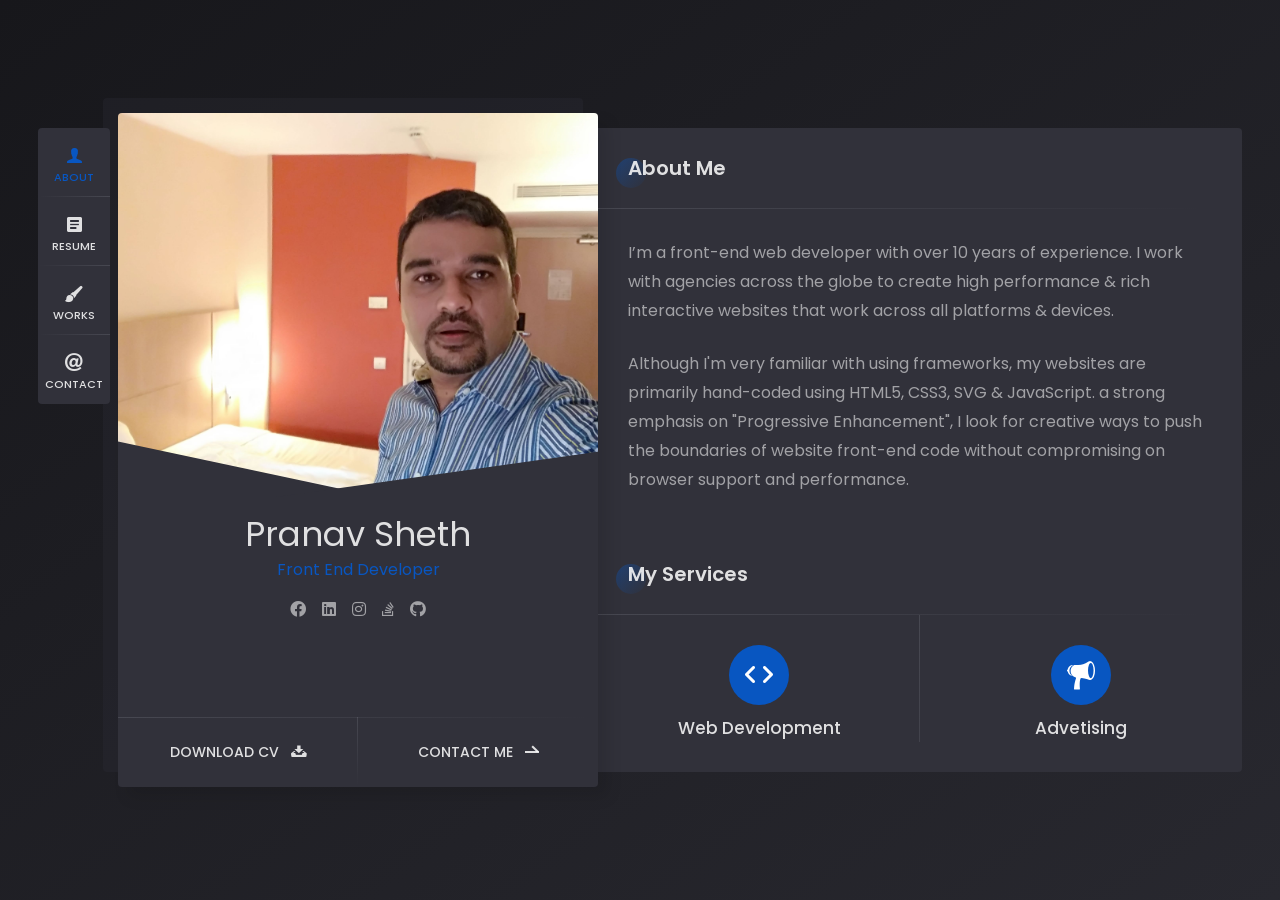
<file: index.html>
<!DOCTYPE html>
<html lang="en">
<head>
	
	<!--
		Basic
	-->
	<meta charset="UTF-8" />
	<meta http-equiv="X-UA-Compatible" content="IE=edge"> 
	<title>Pranav Sheth | Front End Developer</title>
	<meta name="viewport" content="width=device-width, initial-scale=1, maximum-scale=1" />
	<meta name="description" content="Pranav Sheth | Front End Developer" />
	<meta name="keywords" content="Pranav Sheth | Front End Developer" />
	<meta name="author" content="Pranav Sheth" />
	
	<!--
		Load Fonts
	-->
	<link href="https://fonts.googleapis.com/css?family=Poppins:100,100i,200,200i,300,300i,400,400i,500,500i,600,600i,700,700i,800,800i,900,900i" rel="stylesheet">
	<link rel="stylesheet" href="https://use.fontawesome.com/releases/v5.8.0/css/all.css">
	
	<!--
		Load CSS
	-->
	<link rel="stylesheet" href="css/basic.css" />
	<link rel="stylesheet" href="css/layout.css" />
	<link rel="stylesheet" href="css/blogs.css" />
	<link rel="stylesheet" href="css/ionicons.css" />
	<link rel="stylesheet" href="css/magnific-popup.css" />
	<link rel="stylesheet" href="css/animate.css" />
	<link rel="stylesheet" href="css/owl.carousel.css" />

	<!--
		Background Gradient
	-->
	<link rel="stylesheet" href="css/gradient.css" />
	
	<!--
		Template New-Skin
	-->
	<link rel="stylesheet" href="css/new-skin/new-skin.css" />

	<!--
		Template RTL
	-->
	<!--<link rel="stylesheet" href="css/rtl.css" />-->
	
	<!--
		Template Colors
	-->
	<!--<link rel="stylesheet" href="css/template-colors/green.css" />-->
	<link rel="stylesheet" href="css/template-colors/blue.css" />
	<!--<link rel="stylesheet" href="css/template-colors/orange.css" />-->
	<!--<link rel="stylesheet" href="css/template-colors/pink.css" />-->
	<!--<link rel="stylesheet" href="css/template-colors/purple.css" />-->
	<!--<link rel="stylesheet" href="css/template-colors/red.css" />-->

	<!--
		Template Dark
	-->
	<link rel="stylesheet" href="css/template-colors/dark.css" />
	
	<!--
		Favicons
	-->
	<link rel="shortcut icon" href="images/favicons/favicon.ico">
	<link rel="apple-touch-icon" sizes="180x180" href="images/favicons/apple-touch-icon.png">
<link rel="icon" type="image/png" sizes="32x32" href="images/favicons/favicon-32x32.png">
<link rel="icon" type="image/png" sizes="16x16" href="images/favicons/favicon-16x16.png">
<link rel="manifest" href="images/favicons/site.webmanifest">


</head>

<body>
	<div class="page new-skin">
		
		<!-- preloader -->
		<div class="preloader">
			<div class="centrize full-width">
				<div class="vertical-center">
					<div class="spinner">
						<div class="double-bounce1"></div>
						<div class="double-bounce2"></div>
					</div>
				</div>
			</div>
		</div>

		<!-- background -->
		<div class="background gradient">
			<ul class="bg-bubbles">
      <li></li>
      <li></li>
      <li></li>
      <li></li>
      <li></li>
      <li></li>
      <li></li>
      <li></li>
      <li></li>
      <li></li>
    </ul>
		</div>

		<!--
			Container
		-->
		<div class="container opened" data-animation-in="fadeInLeft" data-animation-out="fadeOutLeft">

			<!--
				Header
			-->
			<header class="header">

				<!-- menu -->
				<div class="top-menu">
					<ul>
						<li class="active">
							<a href="#about-card">
								<span class="icon ion-person"></span>
								<span class="link">About</span>
							</a>
						</li>
						<li>
							<a href="#resume-card">
								<span class="icon ion-android-list"></span>
								<span class="link">Resume</span>
							</a>
						</li>
						<li>
							<a href="#works-card">
								<span class="icon ion-paintbrush"></span>
								<span class="link">Works</span>
							</a>
						</li>
						<li>
							<a href="#contacts-card">
								<span class="icon ion-at"></span>
								<span class="link">Contact</span>
							</a>
						</li>
					</ul>
				</div>

			</header>

			<!--
				Card - Started
			-->
			<div class="card-started" id="home-card">

				<!--
					Profile
				-->
				<div class="profile no-photo">

					<!-- profile image -->
					<div class="slide" style="background-image: url(images/man5_big.jpg);"></div>

					<!-- profile photo -->
					<div class="image">
						<img src="images/profile.png" alt="" />
					</div>

					<!-- profile titles -->
					<div class="title">Pranav Sheth</div>
					<div class="subtitle">Front End Developer</div>

					<!-- profile socials -->
					<div class="social">
						<a target="_blank" href="https://www.facebook.com/pranavs80"><span class="fab fa-facebook"></span></a>
						<a target="_blank" href="https://www.linkedin.com/in/pranav-sheth-01519a13/"><span class="fab fa-linkedin"></span></a>
						<a target="_blank" href="https://www.instagram.com/pranavs80/"><span class="fab fa-instagram"></span></a>
						<a target="_blank" href="https://stackoverflow.com/users/edit/2290162"><span class="fab fa-stack-overflow"></span></a>
						<a target="_blank" href="https://github.com/pranavs80"><span class="fab fa-github"></span></a>
					</div>
					
					<!-- profile buttons -->
					<div class="lnks">
						<a href="PranavSheth_Resume.pdf" target="_blank" class="lnk">
							<span class="text">Download CV</span>
							<span class="ion ion-archive"></span>
						</a>
						<a href="#" class="lnk discover">
							<span class="text">Contact Me</span>
							<span class="arrow"></span>
						</a>
					</div>

				</div>

			</div>

			<!-- 
				Card - About
			-->
			<div class="card-inner animated active" id="about-card">
				<div class="card-wrap">

					<!-- 
						About 
					-->
					<div class="content about">

						<!-- title -->
						<div class="title">About Me</div>

						<!-- content -->
						<div class="row">
							<div class="col col-d-12 col-t-12 col-m-12">
								<div class="text-box">
									<p>

										I’m a front-end web developer with over 10 years of experience. I work with agencies across the globe to create high performance & rich interactive websites that work across all platforms & devices.										
									</p>
									<br />
									<p>
										Although I'm very familiar with using frameworks, my websites are primarily hand-coded using HTML5, CSS3, SVG & JavaScript. a strong emphasis on "Progressive Enhancement", I look for creative ways to push the boundaries of website front-end code without compromising on browser support and performance.
									</p>
								</div>
							</div>
							<div class="col col-d-6 col-t-6 col-m-12 border-line-v" style="display: none;">
								<div class="info-list">
									<ul>
										<li><strong>Age . . . . .</strong> 24</li>
										<li><strong>Residence . . . . .</strong> Mumbai, India</li>
										<li><strong>Freelance . . . . .</strong> Available</li>
										<li><strong>Address . . . . .</strong> California, USA</li>
									</ul>
								</div>
							</div>
							<div class="clear"></div>
						</div>

					</div>

					<!--
						Services
					-->
					<div class="content services">

						<!-- title -->
						<div class="title">My Services</div>

						<!-- content -->
						<div class="row service-items border-line-v">

							<!-- service item -->
							<div class="col col-d-6 col-t-6 col-m-12 border-line-h">
								<div class="service-item">
									<div class="icon"><span class="ion ion-code"></span></div>
									<div class="name">Web Development</div>
									<p>
										Modern and mobile-ready website that will help you 
										reach all of your marketing.
									</p>
								</div>
							</div>

							

							<!-- service item -->
							<div class="col col-d-6 col-t-6 col-m-12 border-line-h">
								<div class="service-item">
									<div class="icon"><span class="ion ion-speakerphone"></span></div>
									<div class="name">Advetising</div>
									<p>
										Achievement-driven & accomplished professional offering 6+ years of programmatic media in-housing experience. Experienced technical lead with a demonstrated history of working in the information technology and advertising industry. Strong engineering professional with a b.e. focused in computers from mumbai university.
									</p>
								</div>
							</div>

							
							<div class="clear"></div>
						</div>

					</div>

					


					<!--
						Testimonials
					-->
					<div class="content testimonials" style="display: none;">

						<!-- title -->
						<div class="title">Testimonials</div>

						<!-- content -->
						<div class="row testimonials-items">

							<!-- client item -->
							<div class="col col-d-12 col-t-12 col-m-12 border-line-v">
								<div class="revs-carousel default-revs">
									<div class="owl-carousel">
										<div class="item">
											<div class="revs-item">
												<div class="text">
													Lorem ipsum dolor sit amet, consectetur adipiscing elit. Lorem ipsum dolor sit amet, consectetur adipiscing elit.
												</div>
												<div class="user">
													<div class="img"><img src="images/man1.jpg" alt="" /></div>
													<div class="info">
														<div class="name">Helen Floyd</div>
														<div class="company">Art Director</div>
													</div>
													<div class="clear"></div>
												</div>
											</div>
										</div>
										<div class="item">
											<div class="revs-item">
												<div class="text">
													Lorem ipsum dolor sit amet, consectetur adipiscing elit. Lorem ipsum dolor sit amet, consectetur adipiscing elit.
												</div>
												<div class="user">
													<div class="img"><img src="images/man1.jpg" alt="" /></div>
													<div class="info">
														<div class="name">Robert Chase</div>
														<div class="company">CEO</div>
													</div>
													<div class="clear"></div>
												</div>
											</div>
										</div>
										<div class="item">
											<div class="revs-item">
												<div class="text">
													Lorem ipsum dolor sit amet, consectetur adipiscing elit. Lorem ipsum dolor sit amet, consectetur adipiscing elit.
												</div>
												<div class="user">
													<div class="img"><img src="images/man1.jpg" alt="" /></div>
													<div class="info">
														<div class="name">Helen Floyd</div>
														<div class="company">Art Director</div>
													</div>
													<div class="clear"></div>
												</div>
											</div>
										</div>
									</div>
								</div>
							</div>

							<div class="clear"></div>
						</div>

					</div>

				</div>
			</div>

			<!--
				Card - Resume
			-->
			<div class="card-inner" id="resume-card">
				<div class="card-wrap">

					<!--
						Resume
					-->
					<div class="content resume">

						<!-- title -->
						<div class="title">Resume</div>

						<!-- content -->
						<div class="row">

							<!-- experience -->
							<div class="col col-d-6 col-t-6 col-m-12 border-line-v">
								<div class="resume-title border-line-h">
									<div class="icon"><i class="ion ion-briefcase"></i></div>
									<div class="name">Experience</div>
								</div>
								<div class="resume-items">
									<div class="resume-item border-line-h active">
										<div class="date">2005 - Present</div>
										<div class="name">Tehnical Project Lead</div>
										<div class="company">Algorithm Ventures Pvt Ltd</div>
										<p>
											Currently working in the information technology and Advertising industry. Skilled in Cascading Style Sheets (CSS), Node.js, .NET Framework, and ASP.NET. Strong engineering professional with a B.E. focused in Computers from Mumbai University.
										</p>
									</div>
									<div class="resume-item border-line-h" style="display: none;">
										<div class="date">2011 - 2012</div>
										<div class="name">Front-end Developer</div>
										<div class="company">Google Inc.</div>
										<p>
											Monitored technical aspects of the front-end delivery for several projects.
										</p>
									</div>
									<div class="resume-item" style="display: none;">
										<div class="date">2009 - 2010</div>
										<div class="name">Senior Developer</div>
										<div class="company">Abc Inc.</div>
										<p>
											Optimize website performance using latest technology.
										</p>
									</div>
								</div>
							</div>

							<!-- education -->
							<div class="col col-d-6 col-t-6 col-m-12 border-line-v">
								<div class="resume-title border-line-h">
									<div class="icon"><i class="ion ion-university"></i></div>
									<div class="name">Education</div>
								</div>
								<div class="resume-items">
									<div class="resume-item border-line-h">
										<div class="date">2000 - 2003</div>
										<div class="name">Mumbai University</div>
										<div class="company">Mumbai</div>
										<p>
											Bachelor's Degree in Computer Enginnering.
										</p>
									</div>
									<div class="resume-item border-line-h">
										<div class="date">1998 - 2000</div>
										<div class="name">Mumbai University</div>
										<div class="company">Mumbai</div>
										<p>
											Diploma in Computer Enginnering.
										</p>
									</div>
									<div class="resume-item border-line-h" style="display: none;">
										<div class="date">2011 - 2012</div>
										<div class="name">Front-end Developer</div>
										<div class="company">Google Inc.</div>
										<p>
											Monitored technical aspects of the front-end delivery for several projects.
										</p>
									</div>
									<div class="resume-item" style="display: none;">
										<div class="date">2009 - 2010</div>
										<div class="name">Senior Developer</div>
										<div class="company">Abc Inc.</div>
										<p>
											Optimize website performance using latest technology.
										</p>
									</div>
								</div>
							</div>

							<div class="clear"></div>
						</div>

					</div>

					<!--
						Skills
					-->
					<div class="content skills">

						<!-- title -->
						<div class="title">My Skills</div>
					
						<!-- content -->
						<div class="row">
						
							<!-- skill item -->
							<div class="col col-d-6 col-t-6 col-m-12 border-line-v">
								<div class="skills-list">
									<div class="skill-title border-line-h">
										<div class="icon"><i class="ion ion-easel"></i></div>
										<div class="name">Design</div>
									</div>
									<ul>
										<li class="border-line-h"> 
											<div class="name">Web Design</div>
											<div class="progress">
												<div class="percentage" style="width:90%;"></div>
											</div>
										</li>
										<li class="border-line-h"> 
											<div class="name">Photoshop</div>
											<div class="progress">
												<div class="percentage" style="width:75%;"></div>
											</div>
										</li>
									</ul>
								</div>
							</div>

							<!-- skill item -->
							<div class="col col-d-6 col-t-6 col-m-12 border-line-v" style="display: none;">
								<div class="skills-list dotted">
									<div class="skill-title border-line-h">
										<div class="icon"><i class="ion ion-flag"></i></div>
										<div class="name">Languages</div>
									</div>
									<ul>
										<li class="border-line-h"> 
											<div class="name">English</div>
											<div class="progress">
												<div class="percentage" style="width:90%;"></div>
											</div>
										</li>
										<li class="border-line-h"> 
											<div class="name">German</div>
											<div class="progress">
												<div class="percentage" style="width:60%;"></div>
											</div>
										</li>
										<li class="border-line-h"> 
											<div class="name">Italian</div>
											<div class="progress">
												<div class="percentage" style="width:30%;"></div>
											</div>
										</li>
										<li> 
											<div class="name">French</div>
											<div class="progress ">
												<div class="percentage" style="width:70%;"></div>
											</div>
										</li>
									</ul>
								</div>
							</div>

							<!-- skill item -->
							<div class="col col-d-6 col-t-6 col-m-12 border-line-v">
								<div class="skills-list circles">
									<div class="skill-title border-line-h">
										<div class="icon"><i class="ion ion-code"></i></div>
										<div class="name">Coding</div>
									</div>
									<ul>
										<li> 
											<div class="name">asp.net</div>
											<div class="progress p90">
												<span>90%</span>
											</div>
										</li>
										<li> 
											<div class="name">C#</div>
											<div class="progress p75">
												<span>75%</span>
											</div>
										</li>
										<li> 
											<div class="name">Angular / React / Next JS</div>
											<div class="progress p35">
												<span>35%</span>
											</div>
										</li>
										<li> 
											<div class="name">HTML5 / CSS / BootStrap</div>
											<div class="progress p95">
												<span>95%</span>
											</div>
										</li>
										<li> 
											<div class="name">Javascript / Jquery</div>
											<div class="progress p95">
												<span>95%</span>
											</div>
										</li>
									</ul>
								</div>
							</div>

							<!-- skill item -->
							<div class="col col-d-12 col-t-12 col-m-12 border-line-v">
								<div class="skills-list list">
									<div class="skill-title border-line-h">
										<div class="icon"><i class="ion ion-android-list"></i></div>
										<div class="name">Professional Summary</div>
									</div>
									<ul>
										<li> 
											<div class="name">Over 14 Years of experience in the design and development of Information Technology Systems, which encompass different aspects of software development life cycle including technical architecture, design, development, testing and quality assurance. </div>
										</li>
										<li> 
											<div class="name">Strong knowledge in MS.NET technology. (.NET Framework, C#, ASP.NET, ADO.NET, Web Forms, Windows Services, Ajax, XML, Jquery, SOAP and Web Services). </div>
										</li>
										<li> 
											<div class="name">Experience in advance client-side scripting using Bootstrap, JQuery etc</div>
										</li>
										<li> 
											<div class="name">Experience in advance client-side scripting using Bootstrap, JQuery etc</div>
										</li>
										<li> 
											<div class="name">Willing to learn and adapt to new challenges, especially in Advertising, Finance, E-com, Healthcare.</div>
										</li>
										<li> 
											<div class="name">Working in technical lead capacity and managing teams of 5-8 members. Ability to handle multiple projects</div>
										</li>
										<li> 
											<div class="name">Strong communication, technical and business skills strengthened through consulting and development assignments</div>
										</li>
									</ul>
								</div>
							</div>

							<div class="col col-d-12 col-t-12 col-m-12 border-line-v">
								<div class="skills-list list">
									<div class="skill-title border-line-h">
										<div class="icon"><i class="ion ion-android-list"></i></div>
										<div class="name">Technical Skills</div>
									</div>
									<ul>
										<li> 
											<div class="name">C#, ASP.Net 1.1/2.0/3.0/4.0 Node JS, Express Node JS</div>
										</li>
										<li> 
											<div class="name">ASP.NET 3.5/4.0, C#, ADO.Net, AJAX, Entity Framework, Restful Services.</div>
										</li>
										<li> 
											<div class="name">Win forms, Windows Services, MSMQ</div>
										</li>
										<li> 
											<div class="name">Web Application Server IIS 5.1, IIS 6.0, IIS 7.0</div>
										</li>
										<li> 
											<div class="name">Scripting Languages - Java Script, JQuery, JSON.</div>
										</li>
										<li> 
											<div class="name">OOPS, OOAD, Agile.</div>
										</li>
										<li> 
											<div class="name">HTML/HTML5, CSS/CSS3, XML</div>
										</li>
										<li> 
											<div class="name">Project Management Tools - Jira, Zoho, Redmine.</div>
										</li>
										<li> 
											<div class="name">Tortoise SVN, FileZilla, WinSCP, Github</div>
										</li>
									</ul>
								</div>
							</div>
							
							<div class="clear"></div>
						</div>
						
					</div>

				</div>
			</div>

			<!--
				Card - Works
			-->
			<div class="card-inner" id="works-card">
				<div class="card-wrap">

					<!--
						Works
					-->
					<div class="content works">

						<!-- title -->
						<div class="title">Professional Experience</div>

						<!-- content -->
						<div class="row border-line-v">

							<div class="col col-d-12 col-t-12 col-m-12 border-line-h">
								<div class="content">
									<div class="desc">
										<div class="post-box">
											<h2>Ad Server Solutions (SAAS & Licensed) / RealTime Bidding Agents</h2>	
											<div class="blog-content" style="text-align: justify;">	
											<ul class="list-style">
												<li>Tapnative.com, adult.pro, themediastreet.com, adinfinitum.in, dochase.com, audiencelogy.</li>
												<li>Environment: ASP.net 4.0, HTML 5.0, CSS 3.0, AJAX, JavaScript, JQuery, Node JS</li>
											</ul>				
											
												<p>
													Ad Exchanges are real time technology platforms that facilitate the buy and selling of online media advertising inventory from multiple ad networks</
												</p>
												<p>
													Building upon the popular Ad Network technology from Ad Server Solutions, Audiencelogy brings to you a powerful unified Display and Mobile exchange platform that facilitates aggregation of traffic from direct publishers, ad networks and RTB providers and then selling to advertisers, agencies, media buyers, ad networks and demand side platforms.
												</p>
												<!-- <blockquote>
													Vestibulum ante ipsum primis in faucibus orci luctus et ultrices posuere cubilia 
													Curae; Pellentesque suscipit.
												</ blockquote>-->
													<p>Exchanges like Flurry, Smaato, EPOM and Openx. In these Bidding Agents receive request form Marketplaces and   Bidding agents are required to respond or bid within 100ms to the requests in order to win the bid.</p>
													<p>As I get the request in my node js program in json format. We first parse the data and make appropriate my sql calls, to check do we have any ads to server this request and send back the response. This whole process must take place in less than 100 milliseconds.</p>
													<p>We have used express node js as it is acts as a standalone server which works by assigning port no. From node js we can make server side database calls, and this work very fast for real time bidding system.</p>
																					</div>
											
										</div>
									</div>
								</div>
								
							</div>
							
							
						

							<div class="col col-d-12 col-t-12 col-m-12 border-line-h">
								<div class="content">
									<div class="desc">
										<div class="post-box">
											<h2>Ad Server Solutions (SAAS & Licensed) / RealTime Bidding Agents</h2>	
											<div class="blog-content" style="text-align: justify;">	
											<ul class="list-style">
												<li>Tapnative.com, adult.pro, themediastreet.com, adinfinitum.in, dochase.com, audiencelogy.</li>
												<li>Environment: ASP.net 4.0, HTML 5.0, CSS 3.0, AJAX, JavaScript, JQuery, Node JS</li>
											</ul>				
											
												<p>
													Ad Exchanges are real time technology platforms that facilitate the buy and selling of online media advertising inventory from multiple ad networks</
												</p>
												<p>
													Building upon the popular Ad Network technology from Ad Server Solutions, Audiencelogy brings to you a powerful unified Display and Mobile exchange platform that facilitates aggregation of traffic from direct publishers, ad networks and RTB providers and then selling to advertisers, agencies, media buyers, ad networks and demand side platforms.
												</p>
												<!-- <blockquote>
													Vestibulum ante ipsum primis in faucibus orci luctus et ultrices posuere cubilia 
													Curae; Pellentesque suscipit.
												</ blockquote>-->
													<p>Exchanges like Flurry, Smaato, EPOM and Openx. In these Bidding Agents receive request form Marketplaces and   Bidding agents are required to respond or bid within 100ms to the requests in order to win the bid.</p>
													<p>As I get the request in my node js program in json format. We first parse the data and make appropriate my sql calls, to check do we have any ads to server this request and send back the response. This whole process must take place in less than 100 milliseconds.</p>
													<p>We have used express node js as it is acts as a standalone server which works by assigning port no. From node js we can make server side database calls, and this work very fast for real time bidding system.</p>
																					</div>
											
										</div>
									</div>
								</div>
								
							</div>
							
							<div class="clear"></div>
						</div>
					</div>

				</div>
			</div>

			<!--
				Card - Blog
			-->
			<div class="card-inner blog" id="blog-card" style="display: none;">
				<div class="card-wrap">

					<!--
						Blog
					-->
					<div class="content blog">

						<!-- title -->
						<div class="title">Latest Posts</div>

						<!-- content -->
						<div class="row border-line-v">

							<!-- blog item -->
							<div class="col col-d-12 col-t-12 col-m-12 border-line-h">
								<div class="box-item">
									<div class="image">
										<a href="blog-post-new.html">
											<img src="images/blog/blog1.jpg" alt="" />
											<span class="info">
												<span class="ion ion-document-text"></span>
											</span>
											<span class="date"><strong>20</strong>Jun</span>
										</a>
									</div>
									<div class="desc">
										<a href="blog-post-new.html" class="name">By spite about do of do allow blush</a>
										<div class="category">Design</div>
									</div>
								</div>
							</div>

							<!-- blog item -->
							<div class="col col-d-12 col-t-12 col-m-12 border-line-h">
								<div class="box-item">
									<div class="image">
										<a href="blog-post-new.html">
											<img src="images/blog/blog2.jpg" alt="" />
											<span class="info">
												<span class="ion ion-document-text"></span>
											</span>
											<span class="date"><strong>19</strong>Jun</span>
										</a>
									</div>
									<div class="desc">
										<a href="blog-post-new.html" class="name">Two Before Arrow Not Relied</a>
										<div class="category">Coding</div>
									</div>
								</div>
							</div>

							<!-- blog item -->
							<div class="col col-d-12 col-t-12 col-m-12 border-line-h">
								<div class="box-item">
									<div class="image">
										<a href="blog-post-new.html">
											<img src="images/blog/blog3.jpg" alt="" />
											<span class="info">
												<span class="ion ion-document-text"></span>
											</span>
											<span class="date"><strong>20</strong>Jun</span>
										</a>
									</div>
									<div class="desc">
										<a href="blog-post-new.html" class="name">By spite about do of do allow blush</a>
										<div class="category">Travel</div>
									</div>
								</div>
							</div>

							<div class="clear"></div>
						</div>

					</div>

				</div>
			</div>

			<!--
				Card - Contacts
			-->
			<div class="card-inner contacts" id="contacts-card">
				<div class="card-wrap">

					<!--
						Conacts Info
					-->
					<div class="content contacts">

						<!-- title -->
						<div class="title">Get in Touch</div>

						<!-- content -->
						<div class="row">
							<div class="col col-d-12 col-t-12 col-m-12 border-line-v">
								<div class="map" id="map" style="display: none;"></div>
								<div class="info-list">
									<ul>
										<li><strong>Address . . . . .</strong> Mumbai, India</li>
										<li><strong>Email . . . . .</strong> pranavs80@gmail.com</li>
										<li><strong>Phone . . . . .</strong> +91 99200 49590</li>
										<li><strong>Freelance . . . . .</strong> Available</li>
									</ul>
								</div>
							</div>
							<div class="clear"></div>
						</div>

					</div>

					<!--
						Contact Form
					-->
					<div class="content contacts">

						<!-- title -->
						<div class="title">Contact Form</div>

						<!-- content -->
						<div class="row">
							<div class="col col-d-12 col-t-12 col-m-12 border-line-v">
								<div class="contact_form">
									<form id="cform" method="post">
										<div class="row">
											<div class="col col-d-12 col-t-12 col-m-12">
												<div class="group-val">
													<input type="text" name="name" placeholder="Full Name" />
												</div>
											</div>
											<div class="col col-d-12 col-t-12 col-m-12">
												<div class="group-val">
													<input type="text" name="email" placeholder="Email Address" />
												</div>
											</div>
											<div class="col col-d-12 col-t-12 col-m-12">
												<div class="group-val">
													<textarea name="message" placeholder="Your Message"></textarea>
												</div>
											</div>
										</div>
										<div class="align-left">
											<a href="#" class="button" onclick="$('#cform').submit(); return false;">
												<span class="text">Send Message</span>
												<span class="arrow"></span>
											</a>
										</div>
									</form>
									<div class="alert-success">
										<p>Thanks, your message is sent successfully.</p>
									</div>
								</div>
							</div>
							<div class="clear"></div>
						</div>

					</div>

				</div>
			</div>

		</div>
	</div>
	
	<!--
		jQuery Scripts
	-->
	<script src="js/jquery.min.js"></script>
	<script src="js/jquery.validate.js"></script>
	<script src="js/jquery.magnific-popup.js"></script>
	<script src="js/imagesloaded.pkgd.js"></script>
	<script src="js/isotope.pkgd.js"></script>
	<script src="js/jquery.slimscroll.js"></script>
	<script src="js/owl.carousel.js"></script>
	
	<!--
		Google map api
	
	<script src="https://maps.googleapis.com/maps/api/js?key=AIzaSyDz2w7HUaWudHwd7AWQpCL48Qs050WOn9s"></script>
	-->
	<!--
		Main Scripts
	-->
	<script src="js/scripts.js"></script>
	<!-- Global site tag (gtag.js) - Google Analytics -->
<script async src="https://www.googletagmanager.com/gtag/js?id=UA-156525474-1"></script>
<script>
  window.dataLayer = window.dataLayer || [];
  function gtag(){dataLayer.push(arguments);}
  gtag('js', new Date());

  gtag('config', 'UA-156525474-1');
</script>

</body

</html>
</file>
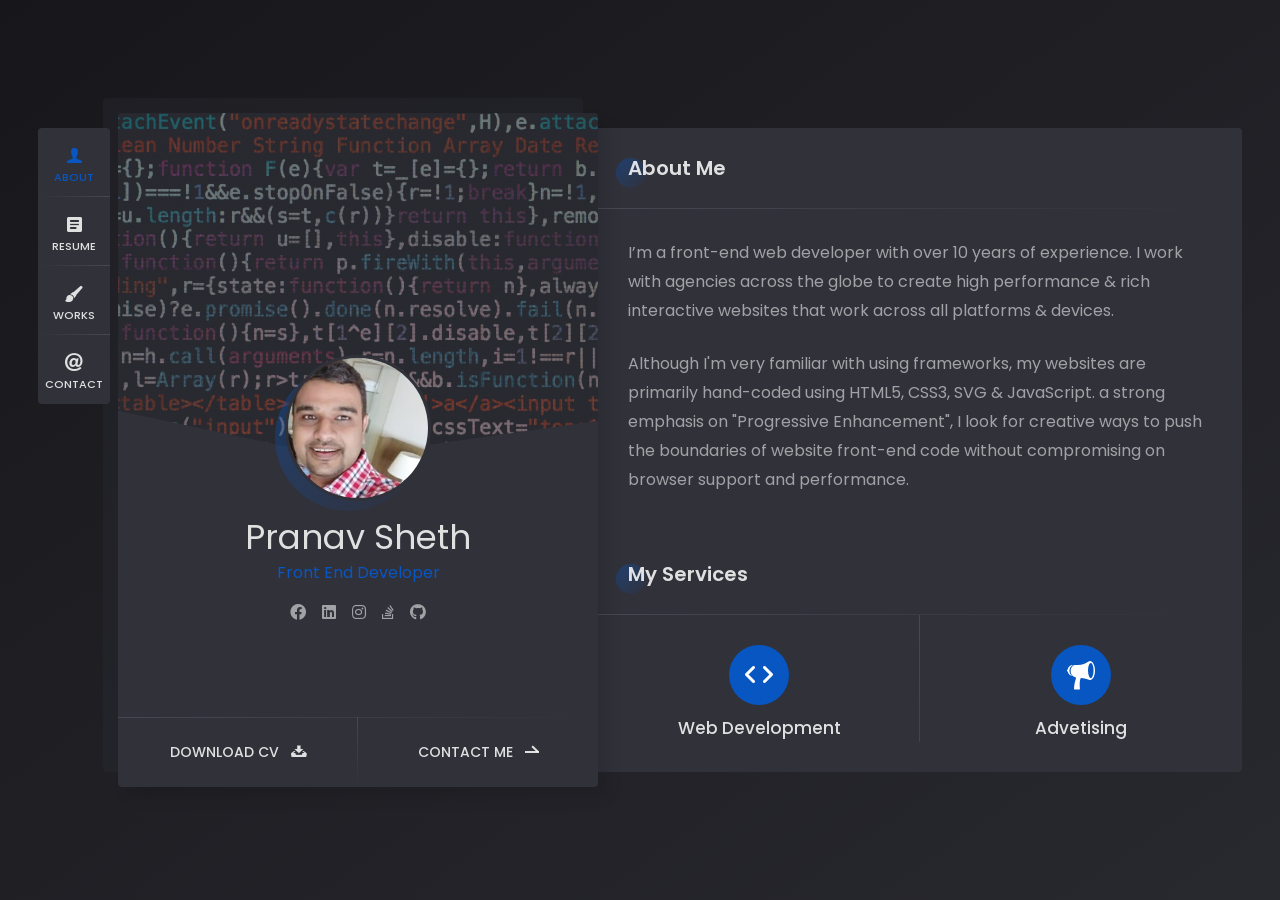
<file: index1.html>
<!DOCTYPE html>
<html lang="en">
<head>
	
	<!--
		Basic
	-->
	<meta charset="UTF-8" />
	<meta http-equiv="X-UA-Compatible" content="IE=edge"> 
	<title>Pranav Sheth | Front End Developer</title>
	<meta name="viewport" content="width=device-width, initial-scale=1, maximum-scale=1" />
	<meta name="description" content="Pranav Sheth | Front End Developer" />
	<meta name="keywords" content="Pranav Sheth | Front End Developer" />
	<meta name="author" content="Pranav Sheth" />
	
	<!--
		Load Fonts
	-->
	<link href="https://fonts.googleapis.com/css?family=Poppins:100,100i,200,200i,300,300i,400,400i,500,500i,600,600i,700,700i,800,800i,900,900i" rel="stylesheet">
	<link rel="stylesheet" href="https://use.fontawesome.com/releases/v5.8.0/css/all.css">
	
	<!--
		Load CSS
	-->
	<link rel="stylesheet" href="css/basic.css" />
	<link rel="stylesheet" href="css/layout.css" />
	<link rel="stylesheet" href="css/blogs.css" />
	<link rel="stylesheet" href="css/ionicons.css" />
	<link rel="stylesheet" href="css/magnific-popup.css" />
	<link rel="stylesheet" href="css/animate.css" />
	<link rel="stylesheet" href="css/owl.carousel.css" />

	<!--
		Background Gradient
	-->
	<link rel="stylesheet" href="css/gradient.css" />
	
	<!--
		Template New-Skin
	-->
	<link rel="stylesheet" href="css/new-skin/new-skin.css" />

	<!--
		Template RTL
	-->
	<!--<link rel="stylesheet" href="css/rtl.css" />-->
	
	<!--
		Template Colors
	-->
	<!--<link rel="stylesheet" href="css/template-colors/green.css" />-->
	<link rel="stylesheet" href="css/template-colors/blue.css" />
	<!--<link rel="stylesheet" href="css/template-colors/orange.css" />-->
	<!--<link rel="stylesheet" href="css/template-colors/pink.css" />-->
	<!--<link rel="stylesheet" href="css/template-colors/purple.css" />-->
	<!--<link rel="stylesheet" href="css/template-colors/red.css" />-->

	<!--
		Template Dark
	-->
	<link rel="stylesheet" href="css/template-colors/dark.css" />
	
	<!--
		Favicons
	-->
	<link rel="shortcut icon" href="images/favicons/favicon.ico">
	<link rel="apple-touch-icon" sizes="180x180" href="images/favicons/apple-touch-icon.png">
<link rel="icon" type="image/png" sizes="32x32" href="images/favicons/favicon-32x32.png">
<link rel="icon" type="image/png" sizes="16x16" href="images/favicons/favicon-16x16.png">
<link rel="manifest" href="images/favicons/site.webmanifest">


</head>

<body>
	<div class="page new-skin">
		
		<!-- preloader -->
		<div class="preloader">
			<div class="centrize full-width">
				<div class="vertical-center">
					<div class="spinner">
						<div class="double-bounce1"></div>
						<div class="double-bounce2"></div>
					</div>
				</div>
			</div>
		</div>

		<!-- background -->
		<div class="background gradient">
			<ul class="bg-bubbles">
      <li></li>
      <li></li>
      <li></li>
      <li></li>
      <li></li>
      <li></li>
      <li></li>
      <li></li>
      <li></li>
      <li></li>
    </ul>
		</div>

		<!--
			Container
		-->
		<div class="container opened" data-animation-in="fadeInLeft" data-animation-out="fadeOutLeft">

			<!--
				Header
			-->
			<header class="header">

				<!-- menu -->
				<div class="top-menu">
					<ul>
						<li class="active">
							<a href="#about-card">
								<span class="icon ion-person"></span>
								<span class="link">About</span>
							</a>
						</li>
						<li>
							<a href="#resume-card">
								<span class="icon ion-android-list"></span>
								<span class="link">Resume</span>
							</a>
						</li>
						<li>
							<a href="#works-card">
								<span class="icon ion-paintbrush"></span>
								<span class="link">Works</span>
							</a>
						</li>
						<li>
							<a href="#contacts-card">
								<span class="icon ion-at"></span>
								<span class="link">Contact</span>
							</a>
						</li>
					</ul>
				</div>

			</header>

			<!--
				Card - Started
			-->
			<div class="card-started" id="home-card">

				<!--
					Profile
				-->
				<div class="profile">

					<!-- profile image -->
					<div class="slide" style="background-image: url(images/bg.jpg);opacity:0.4;"></div>

					<!-- profile photo -->
					<div class="image">
						<img src="images/pranav.jpg" alt="">
					</div>

					<!-- profile titles -->
					<div class="title">Pranav Sheth</div>
					<div class="subtitle">Front End Developer</div>

					<!-- profile socials -->
					<div class="social">
						<a target="_blank" href="https://www.facebook.com/pranavs80"><span class="fab fa-facebook"></span></a>
						<a target="_blank" href="https://www.linkedin.com/in/pranav-sheth-01519a13/"><span class="fab fa-linkedin"></span></a>
						<a target="_blank" href="https://www.instagram.com/pranavs80/"><span class="fab fa-instagram"></span></a>
						<a target="_blank" href="https://stackoverflow.com/users/edit/2290162"><span class="fab fa-stack-overflow"></span></a>
						<a target="_blank" href="https://github.com/pranavs80"><span class="fab fa-github"></span></a>
					</div>
					
					<!-- profile buttons -->
					<div class="lnks">
						<a href="PranavSheth_Resume.pdf" target="_blank" class="lnk">
							<span class="text">Download CV</span>
							<span class="ion ion-archive"></span>
						</a>
						<a href="#" class="lnk discover">
							<span class="text">Contact Me</span>
							<span class="arrow"></span>
						</a>
					</div>

				</div>

			</div>

			<!-- 
				Card - About
			-->
			<div class="card-inner animated active" id="about-card">
				<div class="card-wrap">

					<!-- 
						About 
					-->
					<div class="content about">

						<!-- title -->
						<div class="title">About Me</div>

						<!-- content -->
						<div class="row">
							<div class="col col-d-12 col-t-12 col-m-12">
								<div class="text-box">
									<p>

										I’m a front-end web developer with over 10 years of experience. I work with agencies across the globe to create high performance & rich interactive websites that work across all platforms & devices.										
									</p>
									<br />
									<p>
										Although I'm very familiar with using frameworks, my websites are primarily hand-coded using HTML5, CSS3, SVG & JavaScript. a strong emphasis on "Progressive Enhancement", I look for creative ways to push the boundaries of website front-end code without compromising on browser support and performance.
									</p>
								</div>
							</div>
							<div class="col col-d-6 col-t-6 col-m-12 border-line-v" style="display: none;">
								<div class="info-list">
									<ul>
										<li><strong>Age . . . . .</strong> 24</li>
										<li><strong>Residence . . . . .</strong> Mumbai, India</li>
										<li><strong>Freelance . . . . .</strong> Available</li>
										<li><strong>Address . . . . .</strong> California, USA</li>
									</ul>
								</div>
							</div>
							<div class="clear"></div>
						</div>

					</div>

					<!--
						Services
					-->
					<div class="content services">

						<!-- title -->
						<div class="title">My Services</div>

						<!-- content -->
						<div class="row service-items border-line-v">

							<!-- service item -->
							<div class="col col-d-6 col-t-6 col-m-12 border-line-h">
								<div class="service-item">
									<div class="icon"><span class="ion ion-code"></span></div>
									<div class="name">Web Development</div>
									<p>
										Modern and mobile-ready website that will help you 
										reach all of your marketing.
									</p>
								</div>
							</div>

							

							<!-- service item -->
							<div class="col col-d-6 col-t-6 col-m-12 border-line-h">
								<div class="service-item">
									<div class="icon"><span class="ion ion-speakerphone"></span></div>
									<div class="name">Advetising</div>
									<p>
										Achievement-driven & accomplished professional offering 6+ years of programmatic media in-housing experience. Experienced technical lead with a demonstrated history of working in the information technology and advertising industry. Strong engineering professional with a b.e. focused in computers from mumbai university.
									</p>
								</div>
							</div>

							
							<div class="clear"></div>
						</div>

					</div>

					


					<!--
						Testimonials
					-->
					<div class="content testimonials" style="display: none;">

						<!-- title -->
						<div class="title">Testimonials</div>

						<!-- content -->
						<div class="row testimonials-items">

							<!-- client item -->
							<div class="col col-d-12 col-t-12 col-m-12 border-line-v">
								<div class="revs-carousel default-revs">
									<div class="owl-carousel">
										<div class="item">
											<div class="revs-item">
												<div class="text">
													Lorem ipsum dolor sit amet, consectetur adipiscing elit. Lorem ipsum dolor sit amet, consectetur adipiscing elit.
												</div>
												<div class="user">
													<div class="img"><img src="images/man1.jpg" alt="" /></div>
													<div class="info">
														<div class="name">Helen Floyd</div>
														<div class="company">Art Director</div>
													</div>
													<div class="clear"></div>
												</div>
											</div>
										</div>
										<div class="item">
											<div class="revs-item">
												<div class="text">
													Lorem ipsum dolor sit amet, consectetur adipiscing elit. Lorem ipsum dolor sit amet, consectetur adipiscing elit.
												</div>
												<div class="user">
													<div class="img"><img src="images/man1.jpg" alt="" /></div>
													<div class="info">
														<div class="name">Robert Chase</div>
														<div class="company">CEO</div>
													</div>
													<div class="clear"></div>
												</div>
											</div>
										</div>
										<div class="item">
											<div class="revs-item">
												<div class="text">
													Lorem ipsum dolor sit amet, consectetur adipiscing elit. Lorem ipsum dolor sit amet, consectetur adipiscing elit.
												</div>
												<div class="user">
													<div class="img"><img src="images/man1.jpg" alt="" /></div>
													<div class="info">
														<div class="name">Helen Floyd</div>
														<div class="company">Art Director</div>
													</div>
													<div class="clear"></div>
												</div>
											</div>
										</div>
									</div>
								</div>
							</div>

							<div class="clear"></div>
						</div>

					</div>

				</div>
			</div>

			<!--
				Card - Resume
			-->
			<div class="card-inner" id="resume-card">
				<div class="card-wrap">

					<!--
						Resume
					-->
					<div class="content resume">

						<!-- title -->
						<div class="title">Resume</div>

						<!-- content -->
						<div class="row">

							<!-- experience -->
							<div class="col col-d-6 col-t-6 col-m-12 border-line-v">
								<div class="resume-title border-line-h">
									<div class="icon"><i class="ion ion-briefcase"></i></div>
									<div class="name">Experience</div>
								</div>
								<div class="resume-items">
									<div class="resume-item border-line-h active">
										<div class="date">2005 - Present</div>
										<div class="name">Tehnical Project Lead</div>
										<div class="company">Algorithm Ventures Pvt Ltd</div>
										<p>
											Currently working in the information technology and Advertising industry. Skilled in Cascading Style Sheets (CSS), Node.js, .NET Framework, and ASP.NET. Strong engineering professional with a B.E. focused in Computers from Mumbai University.
										</p>
									</div>
									<div class="resume-item border-line-h" style="display: none;">
										<div class="date">2011 - 2012</div>
										<div class="name">Front-end Developer</div>
										<div class="company">Google Inc.</div>
										<p>
											Monitored technical aspects of the front-end delivery for several projects.
										</p>
									</div>
									<div class="resume-item" style="display: none;">
										<div class="date">2009 - 2010</div>
										<div class="name">Senior Developer</div>
										<div class="company">Abc Inc.</div>
										<p>
											Optimize website performance using latest technology.
										</p>
									</div>
								</div>
							</div>

							<!-- education -->
							<div class="col col-d-6 col-t-6 col-m-12 border-line-v">
								<div class="resume-title border-line-h">
									<div class="icon"><i class="ion ion-university"></i></div>
									<div class="name">Education</div>
								</div>
								<div class="resume-items">
									<div class="resume-item border-line-h">
										<div class="date">2000 - 2003</div>
										<div class="name">Mumbai University</div>
										<div class="company">Mumbai</div>
										<p>
											Bachelor's Degree in Computer Enginnering.
										</p>
									</div>
									<div class="resume-item border-line-h">
										<div class="date">1998 - 2000</div>
										<div class="name">Mumbai University</div>
										<div class="company">Mumbai</div>
										<p>
											Diploma in Computer Enginnering.
										</p>
									</div>
									<div class="resume-item border-line-h" style="display: none;">
										<div class="date">2011 - 2012</div>
										<div class="name">Front-end Developer</div>
										<div class="company">Google Inc.</div>
										<p>
											Monitored technical aspects of the front-end delivery for several projects.
										</p>
									</div>
									<div class="resume-item" style="display: none;">
										<div class="date">2009 - 2010</div>
										<div class="name">Senior Developer</div>
										<div class="company">Abc Inc.</div>
										<p>
											Optimize website performance using latest technology.
										</p>
									</div>
								</div>
							</div>

							<div class="clear"></div>
						</div>

					</div>

					<!--
						Skills
					-->
					<div class="content skills">

						<!-- title -->
						<div class="title">My Skills</div>
					
						<!-- content -->
						<div class="row">
						
							<!-- skill item -->
							<div class="col col-d-6 col-t-6 col-m-12 border-line-v">
								<div class="skills-list">
									<div class="skill-title border-line-h">
										<div class="icon"><i class="ion ion-easel"></i></div>
										<div class="name">Design</div>
									</div>
									<ul>
										<li class="border-line-h"> 
											<div class="name">Web Design</div>
											<div class="progress">
												<div class="percentage" style="width:90%;"></div>
											</div>
										</li>
										<li class="border-line-h"> 
											<div class="name">Photoshop</div>
											<div class="progress">
												<div class="percentage" style="width:75%;"></div>
											</div>
										</li>
									</ul>
								</div>
							</div>

							<!-- skill item -->
							<div class="col col-d-6 col-t-6 col-m-12 border-line-v" style="display: none;">
								<div class="skills-list dotted">
									<div class="skill-title border-line-h">
										<div class="icon"><i class="ion ion-flag"></i></div>
										<div class="name">Languages</div>
									</div>
									<ul>
										<li class="border-line-h"> 
											<div class="name">English</div>
											<div class="progress">
												<div class="percentage" style="width:90%;"></div>
											</div>
										</li>
										<li class="border-line-h"> 
											<div class="name">German</div>
											<div class="progress">
												<div class="percentage" style="width:60%;"></div>
											</div>
										</li>
										<li class="border-line-h"> 
											<div class="name">Italian</div>
											<div class="progress">
												<div class="percentage" style="width:30%;"></div>
											</div>
										</li>
										<li> 
											<div class="name">French</div>
											<div class="progress ">
												<div class="percentage" style="width:70%;"></div>
											</div>
										</li>
									</ul>
								</div>
							</div>

							<!-- skill item -->
							<div class="col col-d-6 col-t-6 col-m-12 border-line-v">
								<div class="skills-list circles">
									<div class="skill-title border-line-h">
										<div class="icon"><i class="ion ion-code"></i></div>
										<div class="name">Coding</div>
									</div>
									<ul>
										<li> 
											<div class="name">asp.net</div>
											<div class="progress p90">
												<span>90%</span>
											</div>
										</li>
										<li> 
											<div class="name">C#</div>
											<div class="progress p75">
												<span>75%</span>
											</div>
										</li>
										<li> 
											<div class="name">Angular / React / Next JS</div>
											<div class="progress p35">
												<span>35%</span>
											</div>
										</li>
										<li> 
											<div class="name">HTML5 / CSS / BootStrap</div>
											<div class="progress p95">
												<span>95%</span>
											</div>
										</li>
										<li> 
											<div class="name">Javascript / Jquery</div>
											<div class="progress p95">
												<span>95%</span>
											</div>
										</li>
									</ul>
								</div>
							</div>

							<!-- skill item -->
							<div class="col col-d-12 col-t-12 col-m-12 border-line-v">
								<div class="skills-list list">
									<div class="skill-title border-line-h">
										<div class="icon"><i class="ion ion-android-list"></i></div>
										<div class="name">Professional Summary</div>
									</div>
									<ul>
										<li> 
											<div class="name">Over 14 Years of experience in the design and development of Information Technology Systems, which encompass different aspects of software development life cycle including technical architecture, design, development, testing and quality assurance. </div>
										</li>
										<li> 
											<div class="name">Strong knowledge in MS.NET technology. (.NET Framework, C#, ASP.NET, ADO.NET, Web Forms, Windows Services, Ajax, XML, Jquery, SOAP and Web Services). </div>
										</li>
										<li> 
											<div class="name">Experience in advance client-side scripting using Bootstrap, JQuery etc</div>
										</li>
										<li> 
											<div class="name">Experience in advance client-side scripting using Bootstrap, JQuery etc</div>
										</li>
										<li> 
											<div class="name">Willing to learn and adapt to new challenges, especially in Advertising, Finance, E-com, Healthcare.</div>
										</li>
										<li> 
											<div class="name">Working in technical lead capacity and managing teams of 5-8 members. Ability to handle multiple projects</div>
										</li>
										<li> 
											<div class="name">Strong communication, technical and business skills strengthened through consulting and development assignments</div>
										</li>
									</ul>
								</div>
							</div>

							<div class="col col-d-12 col-t-12 col-m-12 border-line-v">
								<div class="skills-list list">
									<div class="skill-title border-line-h">
										<div class="icon"><i class="ion ion-android-list"></i></div>
										<div class="name">Technical Skills</div>
									</div>
									<ul>
										<li> 
											<div class="name">C#, ASP.Net 1.1/2.0/3.0/4.0 Node JS, Express Node JS</div>
										</li>
										<li> 
											<div class="name">ASP.NET 3.5/4.0, C#, ADO.Net, AJAX, Entity Framework, Restful Services.</div>
										</li>
										<li> 
											<div class="name">Win forms, Windows Services, MSMQ</div>
										</li>
										<li> 
											<div class="name">Web Application Server IIS 5.1, IIS 6.0, IIS 7.0</div>
										</li>
										<li> 
											<div class="name">Scripting Languages - Java Script, JQuery, JSON.</div>
										</li>
										<li> 
											<div class="name">OOPS, OOAD, Agile.</div>
										</li>
										<li> 
											<div class="name">HTML/HTML5, CSS/CSS3, XML</div>
										</li>
										<li> 
											<div class="name">Project Management Tools - Jira, Zoho, Redmine.</div>
										</li>
										<li> 
											<div class="name">Tortoise SVN, FileZilla, WinSCP, Github</div>
										</li>
									</ul>
								</div>
							</div>
							
							<div class="clear"></div>
						</div>
						
					</div>

				</div>
			</div>

			<!--
				Card - Works
			-->
			<div class="card-inner" id="works-card">
				<div class="card-wrap">

					<!--
						Works
					-->
					<div class="content works">

						<!-- title -->
						<div class="title">Professional Experience</div>

						<!-- content -->
						<div class="row border-line-h">

							<div class="col col-d-12 col-t-12 col-m-12 border-line-h active">
								<div class="content">
									<div class="desc">
										<div class="post-box">
											<h2>Ad Server Solutions (SAAS & Licensed) / RealTime Bidding Agents</h2>	
											<div class="blog-content" style="text-align: justify;">	
											<ul class="list-style">
												<li>Tapnative.com, adult.pro, themediastreet.com, adinfinitum.in, dochase.com, audiencelogy.</li>
												<li>Environment: ASP.net 4.0, HTML 5.0, CSS 3.0, AJAX, JavaScript, JQuery, Node JS</li>
											</ul>				
											
												<p>
													Ad Exchanges are real time technology platforms that facilitate the buy and selling of online media advertising inventory from multiple ad networks</
												</p>
												<p>
													Building upon the popular Ad Network technology from Ad Server Solutions, Audiencelogy brings to you a powerful unified Display and Mobile exchange platform that facilitates aggregation of traffic from direct publishers, ad networks and RTB providers and then selling to advertisers, agencies, media buyers, ad networks and demand side platforms.
												</p>
												<!-- <blockquote>
													Vestibulum ante ipsum primis in faucibus orci luctus et ultrices posuere cubilia 
													Curae; Pellentesque suscipit.
												</ blockquote>-->
													<p>Exchanges like Flurry, Smaato, EPOM and Openx. In these Bidding Agents receive request form Marketplaces and   Bidding agents are required to respond or bid within 100ms to the requests in order to win the bid.</p>
													<p>As I get the request in my node js program in json format. We first parse the data and make appropriate my sql calls, to check do we have any ads to server this request and send back the response. This whole process must take place in less than 100 milliseconds.</p>
													<p>We have used express node js as it is acts as a standalone server which works by assigning port no. From node js we can make server side database calls, and this work very fast for real time bidding system.</p>
																					</div>
											
										</div>
									</div>
								</div>
								
							</div>
							
							<div class="clear"></div>
						</div>

					</div>

				</div>
			</div>

			<!--
				Card - Blog
			-->
			<div class="card-inner blog" id="blog-card" style="display: none;">
				<div class="card-wrap">

					<!--
						Blog
					-->
					<div class="content blog">

						<!-- title -->
						<div class="title">Latest Posts</div>

						<!-- content -->
						<div class="row border-line-v">

							<!-- blog item -->
							<div class="col col-d-12 col-t-12 col-m-12 border-line-h">
								<div class="box-item">
									<div class="image">
										<a href="blog-post-new.html">
											<img src="images/blog/blog1.jpg" alt="" />
											<span class="info">
												<span class="ion ion-document-text"></span>
											</span>
											<span class="date"><strong>20</strong>Jun</span>
										</a>
									</div>
									<div class="desc">
										<a href="blog-post-new.html" class="name">By spite about do of do allow blush</a>
										<div class="category">Design</div>
									</div>
								</div>
							</div>

							<!-- blog item -->
							<div class="col col-d-12 col-t-12 col-m-12 border-line-h">
								<div class="box-item">
									<div class="image">
										<a href="blog-post-new.html">
											<img src="images/blog/blog2.jpg" alt="" />
											<span class="info">
												<span class="ion ion-document-text"></span>
											</span>
											<span class="date"><strong>19</strong>Jun</span>
										</a>
									</div>
									<div class="desc">
										<a href="blog-post-new.html" class="name">Two Before Arrow Not Relied</a>
										<div class="category">Coding</div>
									</div>
								</div>
							</div>

							<!-- blog item -->
							<div class="col col-d-12 col-t-12 col-m-12 border-line-h">
								<div class="box-item">
									<div class="image">
										<a href="blog-post-new.html">
											<img src="images/blog/blog3.jpg" alt="" />
											<span class="info">
												<span class="ion ion-document-text"></span>
											</span>
											<span class="date"><strong>20</strong>Jun</span>
										</a>
									</div>
									<div class="desc">
										<a href="blog-post-new.html" class="name">By spite about do of do allow blush</a>
										<div class="category">Travel</div>
									</div>
								</div>
							</div>

							<div class="clear"></div>
						</div>

					</div>

				</div>
			</div>

			<!--
				Card - Contacts
			-->
			<div class="card-inner contacts" id="contacts-card">
				<div class="card-wrap">

					<!--
						Conacts Info
					-->
					<div class="content contacts">

						<!-- title -->
						<div class="title">Get in Touch</div>

						<!-- content -->
						<div class="row">
							<div class="col col-d-12 col-t-12 col-m-12 border-line-v">
								<div class="map" id="map" style="display: none;"></div>
								<div class="info-list">
									<ul>
										<li><strong>Address . . . . .</strong> Mumbai, India</li>
										<li><strong>Email . . . . .</strong> pranavs80@gmail.com</li>
										<li><strong>Phone . . . . .</strong> +91 99200 49590</li>
										<li><strong>Freelance . . . . .</strong> Available</li>
									</ul>
								</div>
							</div>
							<div class="clear"></div>
						</div>

					</div>

					<!--
						Contact Form
					-->
					<div class="content contacts">

						<!-- title -->
						<div class="title">Contact Form</div>

						<!-- content -->
						<div class="row">
							<div class="col col-d-12 col-t-12 col-m-12 border-line-v">
								<div class="contact_form">
									<form id="cform" method="post">
										<div class="row">
											<div class="col col-d-12 col-t-12 col-m-12">
												<div class="group-val">
													<input type="text" name="name" placeholder="Full Name" />
												</div>
											</div>
											<div class="col col-d-12 col-t-12 col-m-12">
												<div class="group-val">
													<input type="text" name="email" placeholder="Email Address" />
												</div>
											</div>
											<div class="col col-d-12 col-t-12 col-m-12">
												<div class="group-val">
													<textarea name="message" placeholder="Your Message"></textarea>
												</div>
											</div>
										</div>
										<div class="align-left">
											<a href="#" class="button" onclick="$('#cform').submit(); return false;">
												<span class="text">Send Message</span>
												<span class="arrow"></span>
											</a>
										</div>
									</form>
									<div class="alert-success">
										<p>Thanks, your message is sent successfully.</p>
									</div>
								</div>
							</div>
							<div class="clear"></div>
						</div>
					</div>

				</div>
			</div>

		</div>
	</div>
	
	<!--
		jQuery Scripts
	-->
	<script src="js/jquery.min.js"></script>
	<script src="js/jquery.validate.js"></script>
	<script src="js/jquery.magnific-popup.js"></script>
	<script src="js/imagesloaded.pkgd.js"></script>
	<script src="js/isotope.pkgd.js"></script>
	<script src="js/jquery.slimscroll.js"></script>
	<script src="js/owl.carousel.js"></script>
	
	<!--
		Google map api
	
	<script src="https://maps.googleapis.com/maps/api/js?key=AIzaSyDz2w7HUaWudHwd7AWQpCL48Qs050WOn9s"></script>
	-->
	<!--
		Main Scripts
	-->
	<script src="js/scripts.js"></script>
	<!-- Global site tag (gtag.js) - Google Analytics -->
<script async src="https://www.googletagmanager.com/gtag/js?id=UA-156525474-1"></script>
<script>
  window.dataLayer = window.dataLayer || [];
  function gtag(){dataLayer.push(arguments);}
  gtag('js', new Date());

  gtag('config', 'UA-156525474-1');
</script>

</body

</html>
</file>
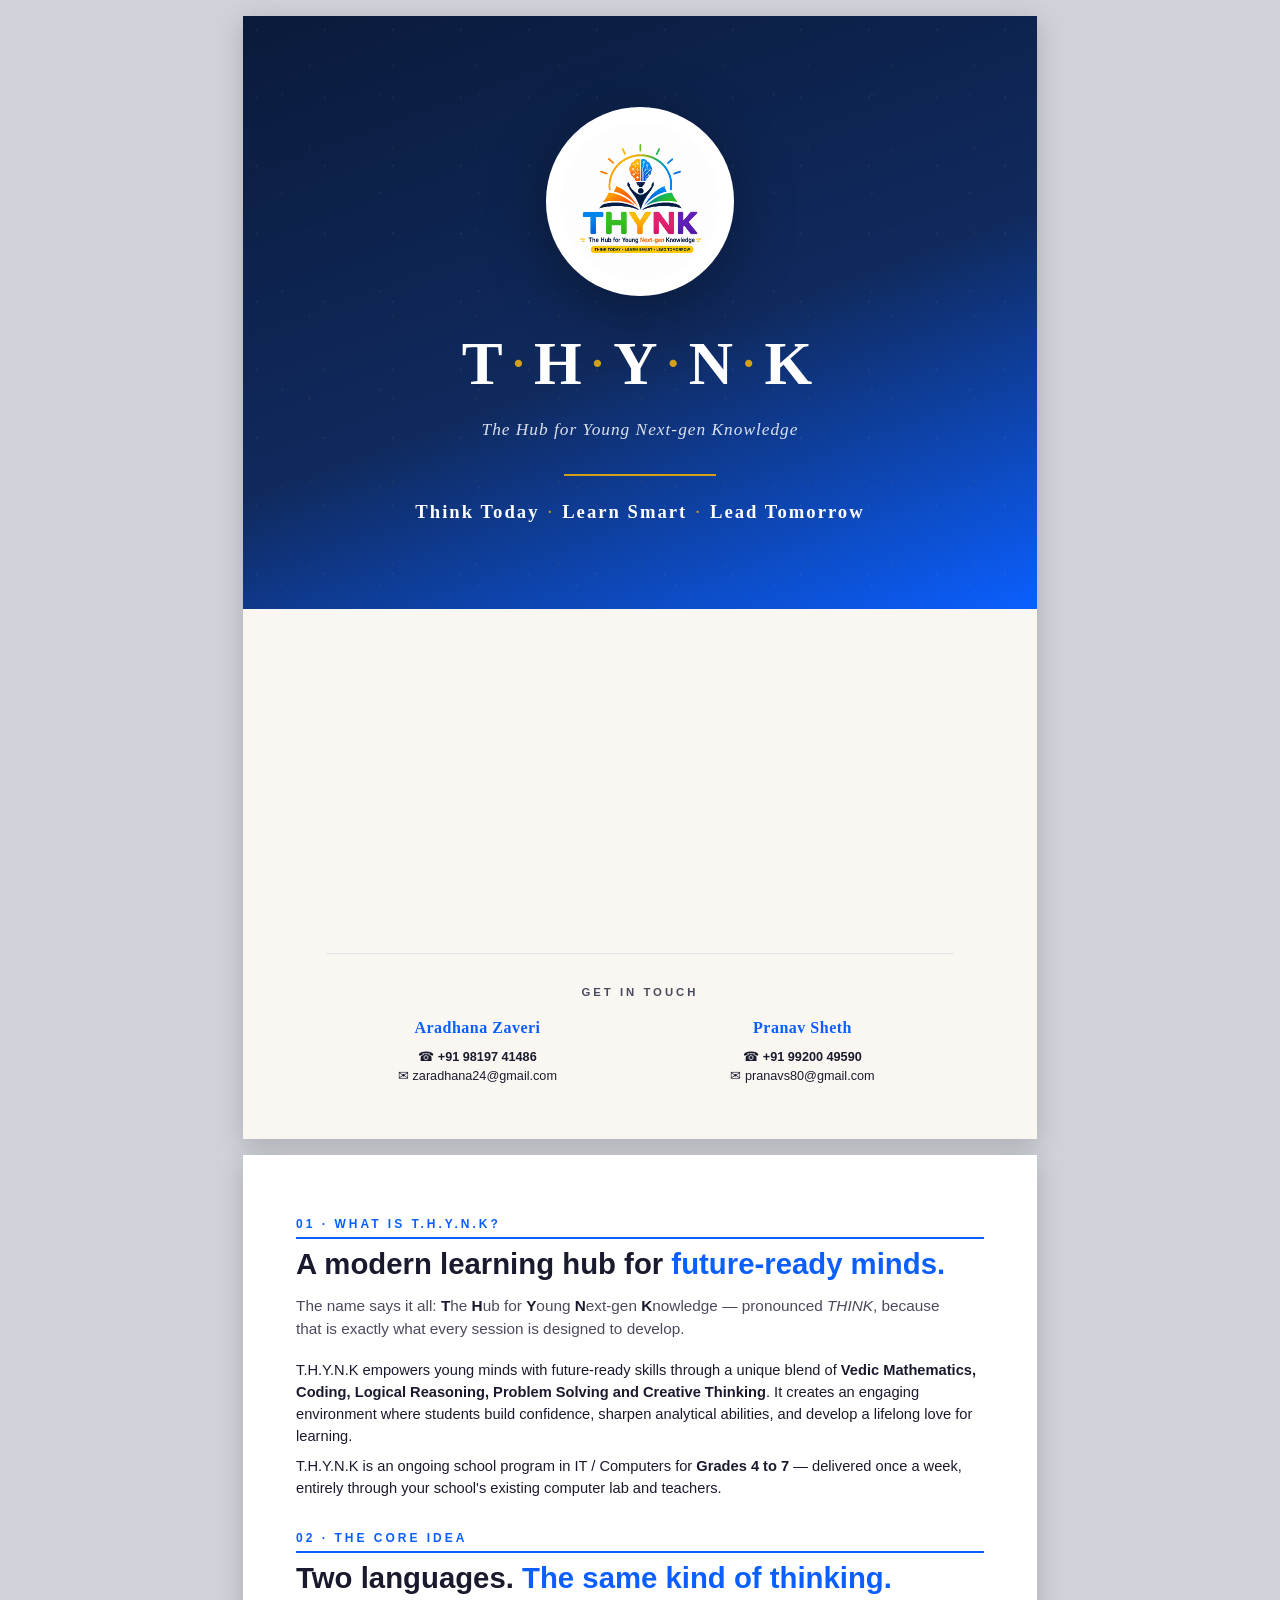
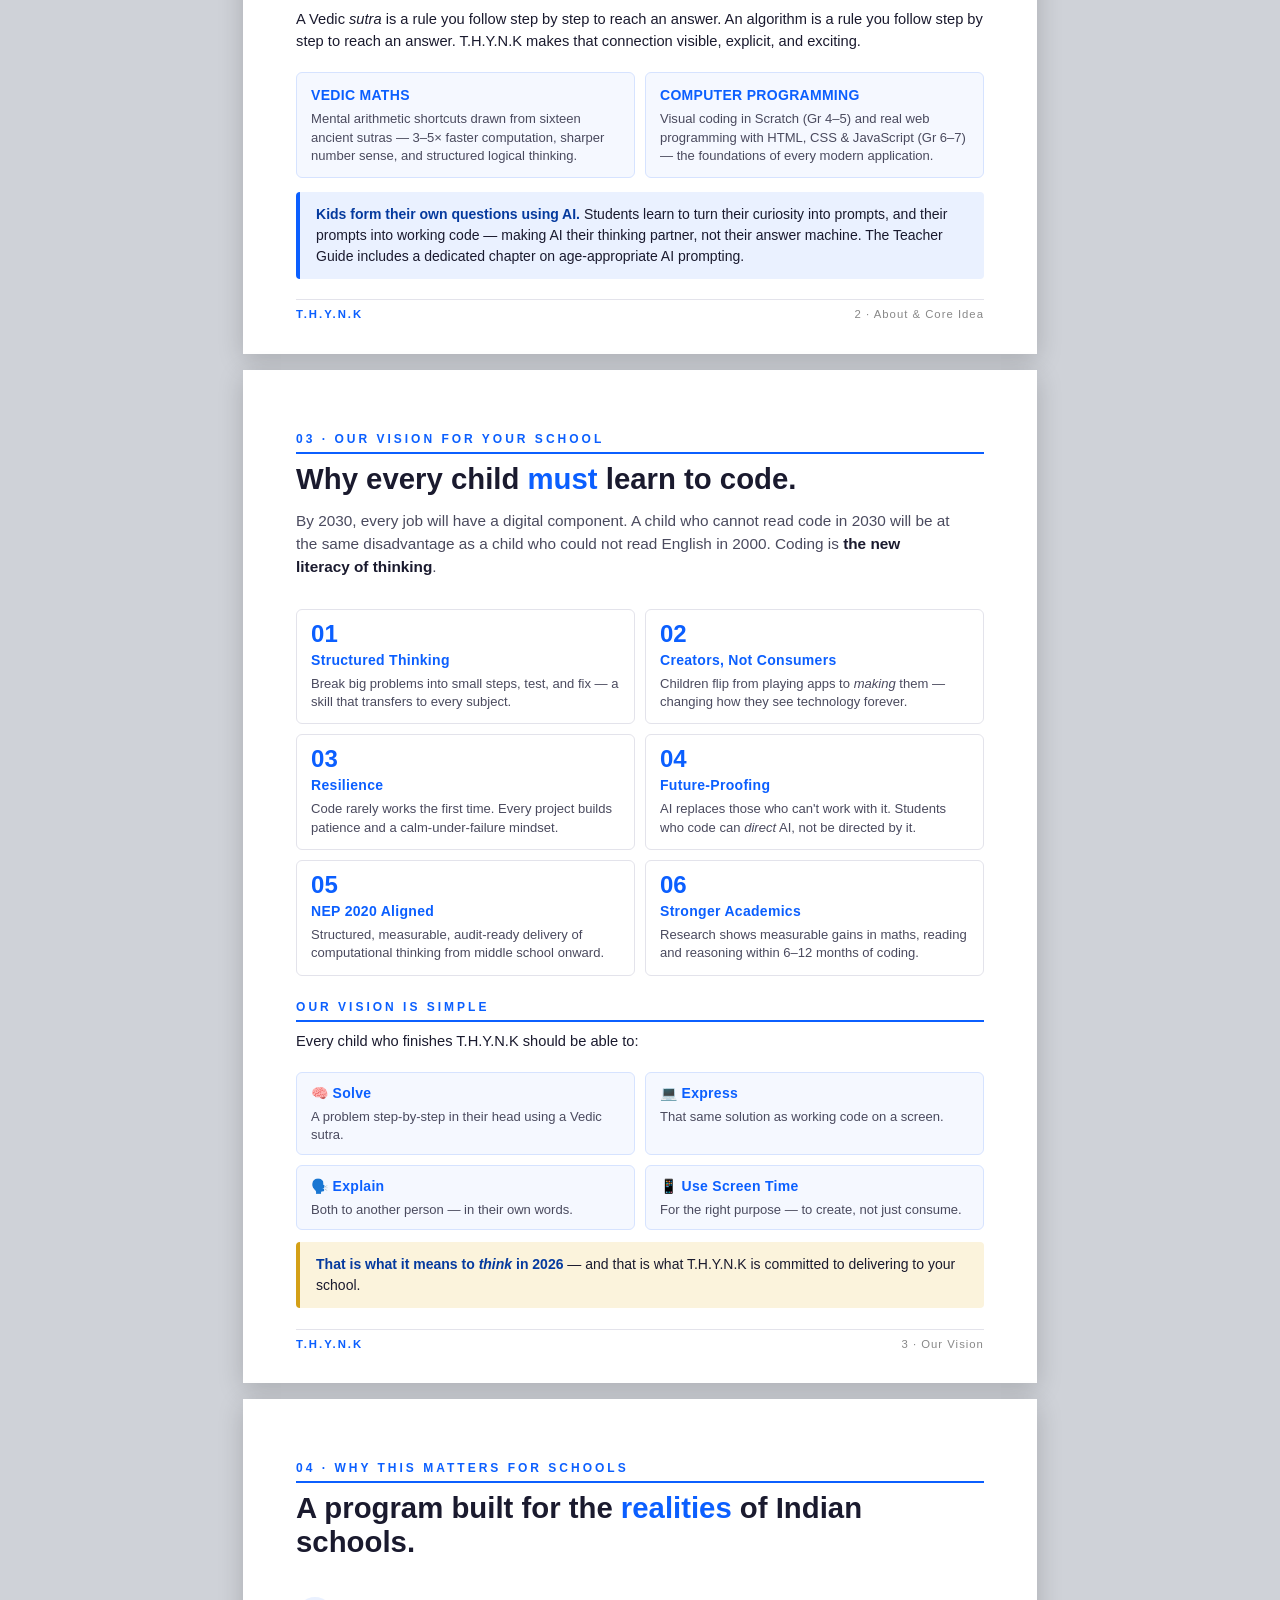
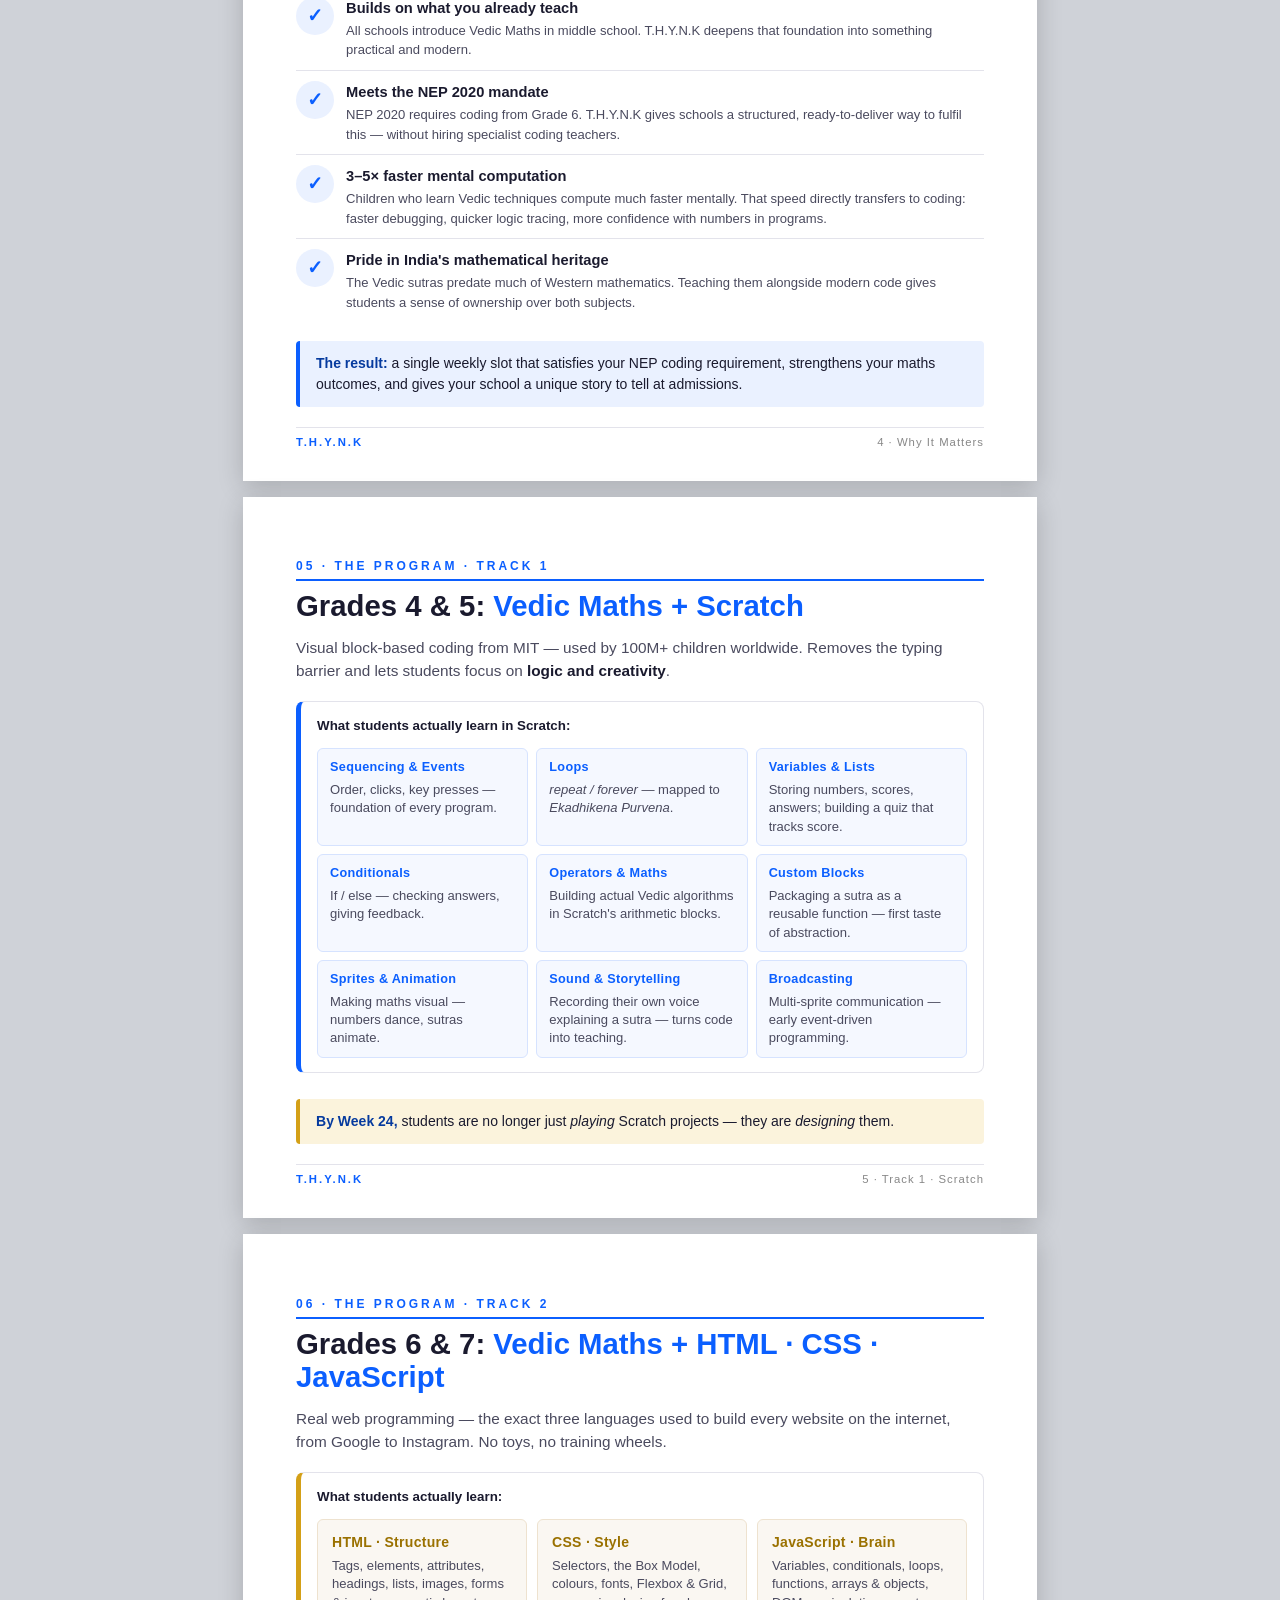
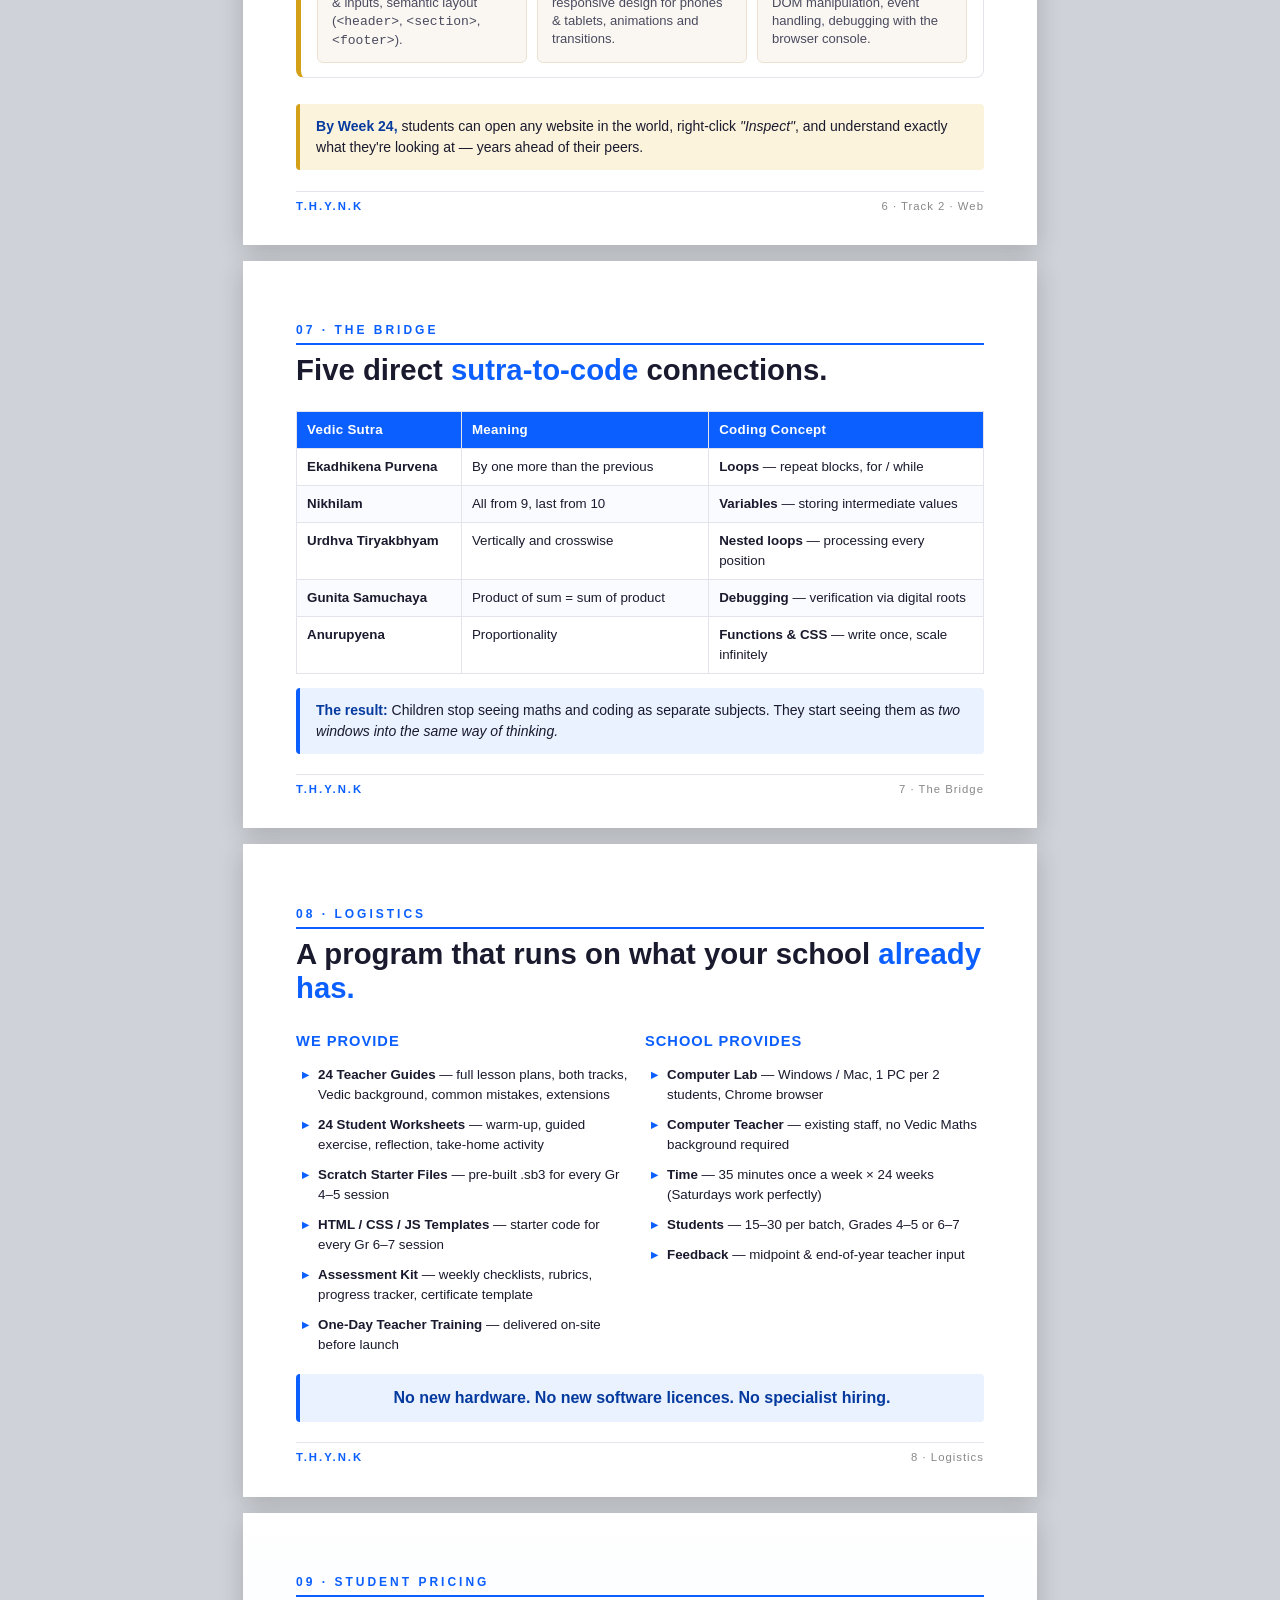
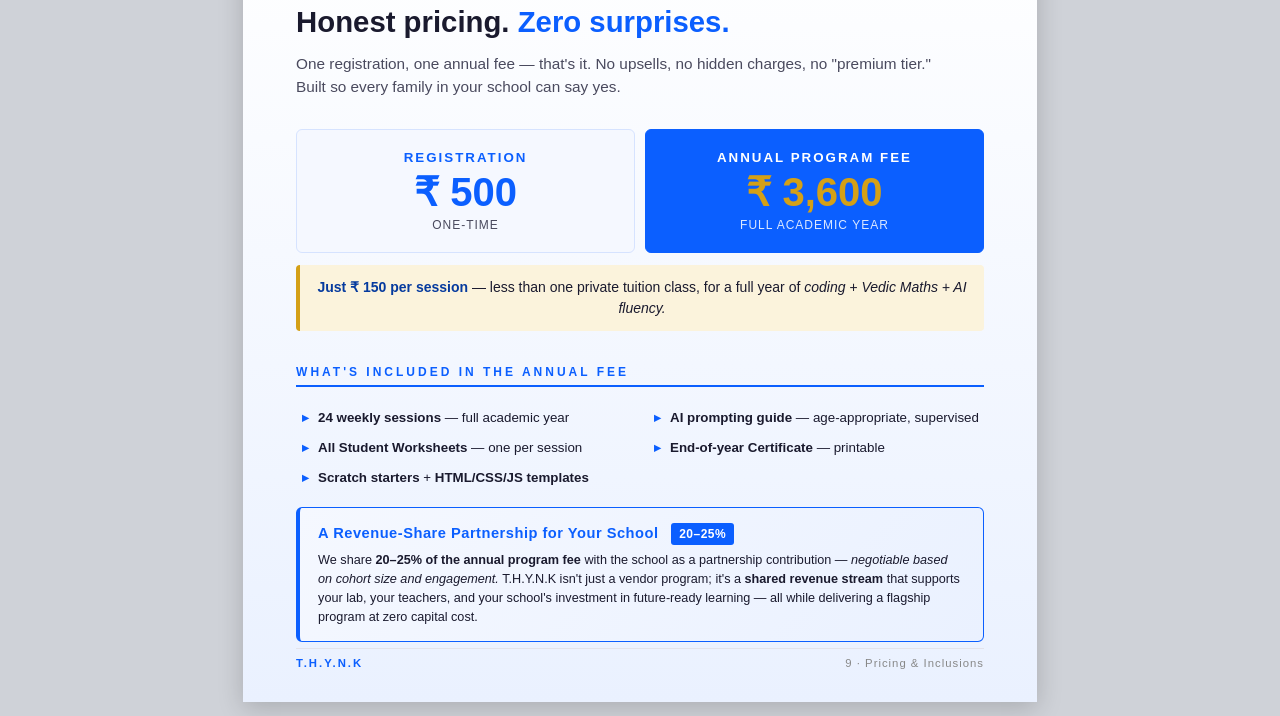
<file: THYNK_brochure.html>
<!DOCTYPE html>
<html lang="en">
<head>
<meta charset="UTF-8" />
<meta name="viewport" content="width=device-width, initial-scale=1.0" />
<title>T.H.Y.N.K — Brochure</title>
<style>
  /* ============ PAGE / PRINT SETUP ============ */
  @page {
    size: A4;
    margin: 0;
  }
  * { box-sizing: border-box; margin: 0; padding: 0; }

  :root {
    --ink: #1a1a2e;
    --ink-soft: #4a4a5e;
    --accent: #0b5fff;          /* primary pop */
    --accent-dark: #053a9e;
    --accent-soft: #eaf1ff;
    --gold: #d4a017;
    --line: #e3e3eb;
    --bg-cream: #faf7f2;
    --bg-tint: #f5f8ff;
  }

  html, body {
    font-family: "Segoe UI", "Helvetica Neue", Arial, sans-serif;
    color: var(--ink);
    background: #cfd2d8;
    line-height: 1.5;
    font-size: 11pt;
  }

  /* Each A4 page */
  .page {
    width: 210mm;
    background: #ffffff;
    margin: 16px auto;
    box-shadow: 0 6px 24px rgba(0,0,0,0.18);
    padding: 16mm 14mm;
    position: relative;
    overflow: hidden;
    page-break-after: always;
    display: flex;
    flex-direction: column;
  }
  .page:last-child { page-break-after: auto; }
  /* push the page footer to the bottom so the strip sits under the content, not floating */
  .page > .pagefoot { margin-top: auto; }

  /* ============ COVER PAGE (vanilla, pops of colour) ============ */
  .cover {
    min-height: 297mm; /* cover keeps full A4 so the hero/panel split renders correctly on screen */
    padding: 0;
    background: #ffffff;
    color: var(--ink);
    display: flex;
    flex-direction: column;
    overflow: hidden;
    position: relative;
  }

  /* ----- TOP HALF : deep navy hero ----- */
  .cover-hero {
    background: linear-gradient(160deg, #0a1a3a 0%, #102a5e 55%, #0b5fff 100%);
    color: #ffffff;
    padding: 24mm 22mm 22mm;
    position: relative;
    flex: 0 0 58%;
    display: flex;
    flex-direction: column;
    align-items: center;
    justify-content: center;
    text-align: center;
    overflow: hidden;
  }
  /* faint circuit / grid pattern overlay */
  .cover-hero::before {
    content: "";
    position: absolute;
    inset: 0;
    background-image:
      radial-gradient(circle at 20% 20%, rgba(255,255,255,0.06) 0 1px, transparent 1.5px),
      radial-gradient(circle at 80% 60%, rgba(212,160,23,0.08) 0 1px, transparent 1.5px),
      radial-gradient(circle at 40% 80%, rgba(255,255,255,0.05) 0 1px, transparent 1.5px);
    background-size: 18mm 18mm, 22mm 22mm, 26mm 26mm;
    opacity: 0.9;
    pointer-events: none;
  }
  .cover-eyebrow { display: none; }

  .cover-logo-mark {
    width: 50mm;
    height: 50mm;
    margin: 0 auto 10mm;
    display: block;
    object-fit: contain;
    position: relative;
    filter: drop-shadow(0 4mm 8mm rgba(0,0,0,0.35));
    background: #ffffff;
    border-radius: 50%;
    padding: 4mm;
  }

  .cover-wordmark {
    position: relative;
    font-family: Georgia, "Times New Roman", serif;
    font-size: 46pt;
    line-height: 1;
    font-weight: 700;
    letter-spacing: 6px;
    color: #ffffff;
    margin: 0;
  }
  .cover-wordmark .dot { color: var(--gold); margin: 0 2px; font-weight: 400; }

  .cover-subtitle {
    position: relative;
    margin-top: 6mm;
    font-family: Georgia, "Times New Roman", serif;
    font-size: 13pt;
    font-style: italic;
    color: rgba(255,255,255,0.85);
    font-weight: 400;
    letter-spacing: 1px;
  }

  .cover-rule {
    position: relative;
    width: 40mm;
    height: 2px;
    background: var(--gold);
    margin: 8mm auto 6mm;
    border: none;
  }

  .cover-strapline {
    position: relative;
    margin: 0;
    font-family: Georgia, "Times New Roman", serif;
    font-size: 14pt;
    font-weight: 700;
    color: #ffffff;
    letter-spacing: 2px;
  }
  .cover-strapline .sep { color: var(--gold); margin: 0 8px; font-weight: 400; }

  /* ----- BOTTOM HALF : cream content panel ----- */
  .cover-panel {
    flex: 1 1 auto;
    background: var(--bg-cream, #faf7f2);
    padding: 14mm 22mm 0;
    display: flex;
    flex-direction: column;
  }

  .cover-tagline {
    font-size: 12.5pt;
    color: var(--ink);
    text-align: center;
    line-height: 1.55;
    max-width: 140mm;
    margin: 0 auto;
  }
  .cover-tagline strong { color: var(--accent); font-weight: 700; }

  .cover-badges {
    display: flex;
    justify-content: center;
    gap: 6mm;
    margin: 10mm auto 0;
    width: 100%;
    max-width: 160mm;
  }
  .cover-badge {
    flex: 1;
    background: #ffffff;
    border: 1px solid var(--line);
    border-top: 3px solid var(--accent);
    padding: 8mm 4mm 7mm;
    text-align: center;
    border-radius: 2px;
  }
  .cover-badge:nth-child(2) { border-top-color: var(--gold); }
  .cover-badge:nth-child(3) { border-top-color: #0a1a3a; }
  .cover-badge .b-num {
    display: block;
    font-family: Georgia, serif;
    font-size: 22pt;
    font-weight: 700;
    color: var(--accent);
    line-height: 1;
  }
  .cover-badge:nth-child(2) .b-num { color: var(--gold); }
  .cover-badge:nth-child(3) .b-num { color: #0a1a3a; }
  .cover-badge .b-label {
    display: block;
    margin-top: 4mm;
    font-size: 8.5pt;
    letter-spacing: 1.5px;
    color: var(--ink-soft);
    text-transform: uppercase;
    font-weight: 600;
  }

  .cover-contacts {
    margin-top: auto;
    padding: 8mm 0 14mm;
    border-top: 1px solid var(--line);
    display: flex;
    justify-content: space-between;
    align-items: flex-start;
    gap: 8mm;
  }
  .cover-contact-label {
    font-size: 8.5pt;
    letter-spacing: 3px;
    color: var(--ink-soft);
    font-weight: 700;
    text-transform: uppercase;
    margin-bottom: 4mm;
    text-align: center;
  }
  .cover-contact-grid {
    flex: 1;
    display: grid;
    grid-template-columns: 1fr 1fr;
    gap: 6mm;
  }
  .cover-contact {
    text-align: center;
  }
  .cover-contact .name {
    font-family: Georgia, serif;
    font-size: 12pt;
    font-weight: 700;
    color: var(--accent);
    margin-bottom: 2mm;
    letter-spacing: 0.5px;
  }
  .cover-contact .line {
    font-size: 9.5pt;
    color: var(--ink);
    line-height: 1.5;
  }
  .cover-contact .line strong { color: var(--ink); font-weight: 700; }

  /* ============ TYPOGRAPHY ============ */
  h1, h2, h3, h4 { font-weight: 700; color: var(--ink); }

  .section-label {
    display: inline-block;
    font-size: 9pt;
    letter-spacing: 3px;
    color: var(--accent);
    font-weight: 700;
    border-bottom: 2px solid var(--accent);
    padding-bottom: 4px;
    margin-bottom: 8px;
  }
  .section-title {
    font-size: 22pt;
    line-height: 1.15;
    margin-bottom: 14px;
    color: var(--ink);
  }
  .section-title em { color: var(--accent); font-style: normal; }
  .lead {
    font-size: 11.5pt;
    color: var(--ink-soft);
    margin-bottom: 18px;
    max-width: 175mm;
  }

  p { margin-bottom: 8px; }
  strong { color: var(--ink); }

  /* ============ CARDS / GRID ============ */
  .grid {
    display: grid;
    gap: 10px;
    margin-top: 12px;
  }
  .grid-2 { grid-template-columns: 1fr 1fr; }
  .grid-3 { grid-template-columns: 1fr 1fr 1fr; }
  .grid-4 { grid-template-columns: repeat(4, 1fr); }

  .card {
    background: #fff;
    border: 1px solid var(--line);
    border-radius: 6px;
    padding: 12px 14px;
    position: relative;
  }
  .card.tint   { background: var(--bg-tint); border-color: #d6e3ff; }
  .card.cream  { background: var(--bg-cream); border-color: #eee2cf; }
  .card.accent {
    background: var(--accent);
    color: #fff;
    border-color: var(--accent);
  }
  .card.accent h4, .card.accent .num { color: #fff; }

  .card h4 {
    font-size: 10.5pt;
    color: var(--accent);
    margin-bottom: 4px;
    letter-spacing: 0.3px;
  }
  .card p { font-size: 9.8pt; line-height: 1.4; color: var(--ink-soft); margin: 0; }

  .num {
    display: inline-block;
    font-size: 18pt;
    font-weight: 800;
    color: var(--accent);
    line-height: 1;
    margin-bottom: 4px;
  }

  /* ============ FEATURE ROWS ============ */
  .feature-row {
    display: flex;
    gap: 12px;
    padding: 10px 0;
    border-bottom: 1px solid var(--line);
  }
  .feature-row:last-child { border-bottom: none; }
  .feature-icon {
    flex: 0 0 38px;
    height: 38px;
    background: var(--accent-soft);
    color: var(--accent);
    border-radius: 50%;
    display: flex;
    align-items: center;
    justify-content: center;
    font-weight: 800;
    font-size: 14pt;
  }
  .feature-body { flex: 1; }
  .feature-body h4 { font-size: 11pt; margin-bottom: 2px; }
  .feature-body p { font-size: 9.8pt; color: var(--ink-soft); margin: 0; }

  /* ============ TABLES ============ */
  table {
    width: 100%;
    border-collapse: collapse;
    margin-top: 10px;
    font-size: 10pt;
  }
  th, td {
    border: 1px solid var(--line);
    padding: 8px 10px;
    text-align: left;
    vertical-align: top;
  }
  th {
    background: var(--accent);
    color: #fff;
    font-weight: 600;
    letter-spacing: 0.3px;
  }
  tr:nth-child(even) td { background: #fafbff; }

  /* ============ TRACK BLOCKS ============ */
  .track {
    border: 1px solid var(--line);
    border-radius: 8px;
    padding: 14px 16px;
    margin-bottom: 12px;
    background: #fff;
    border-left: 5px solid var(--accent);
  }
  .track.alt { border-left-color: var(--gold); }
  .track-head {
    display: flex;
    justify-content: space-between;
    align-items: baseline;
    margin-bottom: 6px;
  }
  .track-tag {
    background: var(--accent);
    color: #fff;
    font-size: 8.5pt;
    padding: 3px 10px;
    border-radius: 20px;
    letter-spacing: 1px;
    font-weight: 700;
  }
  .track.alt .track-tag { background: var(--gold); }
  .track h3 { font-size: 14pt; color: var(--ink); }
  .track .sub { font-size: 10pt; color: var(--ink-soft); margin-bottom: 8px; }

  .chip-list {
    display: flex;
    flex-wrap: wrap;
    gap: 6px;
    margin-top: 6px;
  }
  .chip {
    background: var(--accent-soft);
    color: var(--accent-dark);
    border: 1px solid #cfdcff;
    padding: 4px 10px;
    border-radius: 4px;
    font-size: 9pt;
    font-weight: 600;
  }
  .track.alt .chip { background: #fbf3dc; color: #6b4a00; border-color: #ecd693; }

  /* ============ CALLOUT ============ */
  .callout {
    background: var(--accent-soft);
    border-left: 4px solid var(--accent);
    padding: 12px 16px;
    margin: 14px 0;
    font-size: 10.5pt;
    border-radius: 4px;
  }
  .callout strong { color: var(--accent-dark); }

  /* ============ SESSION TIMELINE ============ */
  .timeline {
    display: grid;
    grid-template-columns: repeat(4, 1fr);
    gap: 10px;
    margin-top: 10px;
  }
  .tstep {
    background: #fff;
    border: 1px solid var(--line);
    border-top: 3px solid var(--accent);
    padding: 12px;
    text-align: center;
    border-radius: 0 0 4px 4px;
  }
  .tstep .min {
    font-size: 16pt;
    font-weight: 800;
    color: var(--accent);
    display: block;
  }
  .tstep h4 { font-size: 10.5pt; margin: 4px 0; }
  .tstep p { font-size: 9pt; color: var(--ink-soft); margin: 0; }

  /* ============ BACK COVER / CTA ============ */
  .cta-page {
    background: linear-gradient(180deg, #fff 0%, var(--accent-soft) 100%);
  }
  .cta-box {
    background: var(--ink);
    color: #fff;
    padding: 28px 30px;
    border-radius: 8px;
    margin-top: 20px;
  }
  .cta-box h3 { color: #fff; font-size: 18pt; margin-bottom: 8px; }
  .cta-box p { color: #d4d7e0; font-size: 11pt; }
  .cta-box .gold { color: var(--gold); font-weight: 700; }

  /* ============ FOOTER STRIP ============ */
  .pagefoot {
    position: absolute;
    bottom: 8mm;
    left: 14mm;
    right: 14mm;
    border-top: 1px solid var(--line);
    padding-top: 6px;
    display: flex;
    justify-content: space-between;
    font-size: 8.5pt;
    color: #888;
    letter-spacing: 1px;
  }
  .pagefoot strong { color: var(--accent); letter-spacing: 2px; }

  ul.tight { list-style: none; padding: 0; }
  ul.tight li {
    padding: 5px 0 5px 22px;
    position: relative;
    font-size: 10pt;
  }
  ul.tight li::before {
    content: "▸";
    color: var(--accent);
    position: absolute;
    left: 6px;
    font-weight: 700;
  }

  /* ============ PRINT ============ */
  @media print {
    body { background: #fff; }
    .page {
      margin: 0;
      box-shadow: none;
      min-height: 297mm; /* full A4 only for print so each page breaks correctly */
    }
    .cover { min-height: 297mm; }
  }
</style>
</head>
<body>

<!-- ============ PAGE 1 : COVER (hero + cream panel) ============ -->
<div class="page cover">

  <!-- TOP HALF : navy hero with logo + wordmark -->
  <div class="cover-hero">
    <img src="logo3.png" alt="T.H.Y.N.K logo" class="cover-logo-mark" />

    <h1 class="cover-wordmark">T<span class="dot">·</span>H<span class="dot">·</span>Y<span class="dot">·</span>N<span class="dot">·</span>K</h1>

    <div class="cover-subtitle">The Hub for Young Next-gen Knowledge</div>

    <hr class="cover-rule" />

    <p class="cover-strapline">
      Think Today<span class="sep">·</span>Learn Smart<span class="sep">·</span>Lead Tomorrow
    </p>
  </div>

  <!-- BOTTOM HALF : cream panel with tagline, badges, footer -->
  <div class="cover-panel">

    

    

    <div class="cover-contacts">
      <div style="flex:1;">
        <div class="cover-contact-label">Get in Touch</div>
        <div class="cover-contact-grid">
          <div class="cover-contact">
            <div class="name">Aradhana Zaveri</div>
            <div class="line">☎ <strong>+91 98197 41486</strong></div>
            <div class="line">✉ zaradhana24@gmail.com</div>
          </div>
          <div class="cover-contact">
            <div class="name">Pranav Sheth</div>
            <div class="line">☎ <strong>+91 99200 49590</strong></div>
            <div class="line">✉ pranavs80@gmail.com</div>
          </div>
        </div>
      </div>
    </div>

  </div>
</div>

<!-- ============ PAGE 2 : WHAT IS T.H.Y.N.K? + CORE IDEA ============ -->
<div class="page">
  <div class="section-label">01 · WHAT IS T.H.Y.N.K?</div>
  <h2 class="section-title">A modern learning hub for <em>future-ready minds.</em></h2>

  <p class="lead">The name says it all: <strong>T</strong>he <strong>H</strong>ub for <strong>Y</strong>oung <strong>N</strong>ext-gen <strong>K</strong>nowledge — pronounced <em>THINK</em>, because that is exactly what every session is designed to develop.</p>

  <p>T.H.Y.N.K empowers young minds with future-ready skills through a unique blend of <strong>Vedic Mathematics, Coding, Logical Reasoning, Problem Solving and Creative Thinking</strong>. It creates an engaging environment where students build confidence, sharpen analytical abilities, and develop a lifelong love for learning.</p>

  <p>T.H.Y.N.K is an ongoing school program in IT / Computers for <strong>Grades 4 to 7</strong> — delivered once a week, entirely through your school's existing computer lab and teachers.</p>

  <div class="section-label" style="margin-top:22px;">02 · THE CORE IDEA</div>
  <h2 class="section-title">Two languages. <em>The same kind of thinking.</em></h2>
  <p>A Vedic <em>sutra</em> is a rule you follow step by step to reach an answer. An algorithm is a rule you follow step by step to reach an answer. T.H.Y.N.K makes that connection visible, explicit, and exciting.</p>

  <div class="grid grid-2">
    <div class="card tint">
      <h4>VEDIC MATHS</h4>
      <p>Mental arithmetic shortcuts drawn from sixteen ancient sutras — 3–5× faster computation, sharper number sense, and structured logical thinking.</p>
    </div>
    <div class="card tint">
      <h4>COMPUTER PROGRAMMING</h4>
      <p>Visual coding in Scratch (Gr 4–5) and real web programming with HTML, CSS &amp; JavaScript (Gr 6–7) — the foundations of every modern application.</p>
    </div>
  </div>

  <div class="callout">
    <strong>Kids form their own questions using AI.</strong> Students learn to turn their curiosity into prompts, and their prompts into working code — making AI their thinking partner, not their answer machine. The Teacher Guide includes a dedicated chapter on age-appropriate AI prompting.
  </div>

  <div class="pagefoot"><strong>T.H.Y.N.K</strong><span>2 · About &amp; Core Idea</span></div>
</div>

<!-- ============ PAGE 3 : OUR VISION ============ -->
<div class="page">
  <div class="section-label">03 · OUR VISION FOR YOUR SCHOOL</div>
  <h2 class="section-title">Why every child <em>must</em> learn to code.</h2>
  <p class="lead">By 2030, every job will have a digital component. A child who cannot read code in 2030 will be at the same disadvantage as a child who could not read English in 2000. Coding is <strong>the new literacy of thinking</strong>.</p>

  <div class="grid grid-2">
    <div class="card"><span class="num">01</span><h4>Structured Thinking</h4><p>Break big problems into small steps, test, and fix — a skill that transfers to every subject.</p></div>
    <div class="card"><span class="num">02</span><h4>Creators, Not Consumers</h4><p>Children flip from playing apps to <em>making</em> them — changing how they see technology forever.</p></div>
    <div class="card"><span class="num">03</span><h4>Resilience</h4><p>Code rarely works the first time. Every project builds patience and a calm-under-failure mindset.</p></div>
    <div class="card"><span class="num">04</span><h4>Future-Proofing</h4><p>AI replaces those who can't work with it. Students who code can <em>direct</em> AI, not be directed by it.</p></div>
    <div class="card"><span class="num">05</span><h4>NEP 2020 Aligned</h4><p>Structured, measurable, audit-ready delivery of computational thinking from middle school onward.</p></div>
    <div class="card"><span class="num">06</span><h4>Stronger Academics</h4><p>Research shows measurable gains in maths, reading and reasoning within 6–12 months of coding.</p></div>
  </div>

  <div class="section-label" style="margin-top:22px;">OUR VISION IS SIMPLE</div>
  <p style="font-size:11pt; margin-bottom:8px;">Every child who finishes T.H.Y.N.K should be able to:</p>

  <div class="grid grid-2">
    <div class="card tint" style="padding:10px 14px;">
      <h4 style="font-size:10.5pt;">🧠 Solve</h4>
      <p>A problem step-by-step in their head using a Vedic sutra.</p>
    </div>
    <div class="card tint" style="padding:10px 14px;">
      <h4 style="font-size:10.5pt;">💻 Express</h4>
      <p>That same solution as working code on a screen.</p>
    </div>
    <div class="card tint" style="padding:10px 14px;">
      <h4 style="font-size:10.5pt;">🗣️ Explain</h4>
      <p>Both to another person — in their own words.</p>
    </div>
    <div class="card tint" style="padding:10px 14px;">
      <h4 style="font-size:10.5pt;">📱 Use Screen Time</h4>
      <p>For the right purpose — to create, not just consume.</p>
    </div>
  </div>

  <div class="callout" style="background:#fbf3dc; border-color:var(--gold); margin-top:12px;">
    <strong>That is what it means to <em>think</em> in 2026</strong> — and that is what T.H.Y.N.K is committed to delivering to your school.
  </div>

  <div class="pagefoot"><strong>T.H.Y.N.K</strong><span>3 · Our Vision</span></div>
</div>

<!-- ============ PAGE 4 : WHY THIS MATTERS FOR SCHOOLS ============ -->
<div class="page">
  <div class="section-label">04 · WHY THIS MATTERS FOR SCHOOLS</div>
  <h2 class="section-title">A program built for the <em>realities</em> of Indian schools.</h2>

  <div style="margin-top:14px;">
    <div class="feature-row">
      <div class="feature-icon">✓</div>
      <div class="feature-body">
        <h4>Builds on what you already teach</h4>
        <p>All schools introduce Vedic Maths in middle school. T.H.Y.N.K deepens that foundation into something practical and modern.</p>
      </div>
    </div>
    <div class="feature-row">
      <div class="feature-icon">✓</div>
      <div class="feature-body">
        <h4>Meets the NEP 2020 mandate</h4>
        <p>NEP 2020 requires coding from Grade 6. T.H.Y.N.K gives schools a structured, ready-to-deliver way to fulfil this — without hiring specialist coding teachers.</p>
      </div>
    </div>
    <div class="feature-row">
      <div class="feature-icon">✓</div>
      <div class="feature-body">
        <h4>3–5× faster mental computation</h4>
        <p>Children who learn Vedic techniques compute much faster mentally. That speed directly transfers to coding: faster debugging, quicker logic tracing, more confidence with numbers in programs.</p>
      </div>
    </div>
    <div class="feature-row">
      <div class="feature-icon">✓</div>
      <div class="feature-body">
        <h4>Pride in India's mathematical heritage</h4>
        <p>The Vedic sutras predate much of Western mathematics. Teaching them alongside modern code gives students a sense of ownership over both subjects.</p>
      </div>
    </div>
  </div>

  <div class="callout" style="margin-top:18px;">
    <strong>The result:</strong> a single weekly slot that satisfies your NEP coding requirement, strengthens your maths outcomes, and gives your school a unique story to tell at admissions.
  </div>

  <div class="pagefoot"><strong>T.H.Y.N.K</strong><span>4 · Why It Matters</span></div>
</div>

<!-- ============ PAGE 5 : TRACK 1 — SCRATCH ============ -->
<div class="page">
  <div class="section-label">05 · THE PROGRAM · TRACK 1</div>
  <h2 class="section-title">Grades 4 &amp; 5: <em>Vedic Maths + Scratch</em></h2>
  <p class="lead">Visual block-based coding from MIT — used by 100M+ children worldwide. Removes the typing barrier and lets students focus on <strong>logic and creativity</strong>.</p>

  <div class="track">
    <p style="font-size:10pt; color:var(--ink-soft); margin-bottom:6px;"><strong>What students actually learn in Scratch:</strong></p>
    <div class="grid grid-3" style="gap:8px;">
      <div class="card tint" style="padding:9px 12px;"><h4 style="font-size:9.5pt;">Sequencing &amp; Events</h4><p>Order, clicks, key presses — foundation of every program.</p></div>
      <div class="card tint" style="padding:9px 12px;"><h4 style="font-size:9.5pt;">Loops</h4><p><em>repeat / forever</em> — mapped to <em>Ekadhikena Purvena</em>.</p></div>
      <div class="card tint" style="padding:9px 12px;"><h4 style="font-size:9.5pt;">Variables &amp; Lists</h4><p>Storing numbers, scores, answers; building a quiz that tracks score.</p></div>
      <div class="card tint" style="padding:9px 12px;"><h4 style="font-size:9.5pt;">Conditionals</h4><p>If / else — checking answers, giving feedback.</p></div>
      <div class="card tint" style="padding:9px 12px;"><h4 style="font-size:9.5pt;">Operators &amp; Maths</h4><p>Building actual Vedic algorithms in Scratch's arithmetic blocks.</p></div>
      <div class="card tint" style="padding:9px 12px;"><h4 style="font-size:9.5pt;">Custom Blocks</h4><p>Packaging a sutra as a reusable function — first taste of abstraction.</p></div>
      <div class="card tint" style="padding:9px 12px;"><h4 style="font-size:9.5pt;">Sprites &amp; Animation</h4><p>Making maths visual — numbers dance, sutras animate.</p></div>
      <div class="card tint" style="padding:9px 12px;"><h4 style="font-size:9.5pt;">Sound &amp; Storytelling</h4><p>Recording their own voice explaining a sutra — turns code into teaching.</p></div>
      <div class="card tint" style="padding:9px 12px;"><h4 style="font-size:9.5pt;">Broadcasting</h4><p>Multi-sprite communication — early event-driven programming.</p></div>
    </div>
  </div>

  

  <div class="callout" style="background:#fbf3dc; border-color:var(--gold);">
    <strong>By Week 24,</strong> students are no longer just <em>playing</em> Scratch projects — they are <em>designing</em> them.
  </div>

  <div class="pagefoot"><strong>T.H.Y.N.K</strong><span>5 · Track 1 · Scratch</span></div>
</div>

<!-- ============ PAGE 6 : TRACK 2 — HTML/CSS/JS ============ -->
<div class="page">
  <div class="section-label">06 · THE PROGRAM · TRACK 2</div>
  <h2 class="section-title">Grades 6 &amp; 7: <em>Vedic Maths + HTML · CSS · JavaScript</em></h2>
  <p class="lead">Real web programming — the exact three languages used to build every website on the internet, from Google to Instagram. No toys, no training wheels.</p>

  <div class="track alt">
    <p style="font-size:10pt; color:var(--ink-soft); margin-bottom:6px;"><strong>What students actually learn:</strong></p>
    <div class="grid grid-3" style="gap:10px;">
      <div class="card cream">
        <h4 style="color:#9a7100;">HTML · Structure</h4>
        <p>Tags, elements, attributes, headings, lists, images, forms &amp; inputs, semantic layout (<code>&lt;header&gt;</code>, <code>&lt;section&gt;</code>, <code>&lt;footer&gt;</code>).</p>
      </div>
      <div class="card cream">
        <h4 style="color:#9a7100;">CSS · Style</h4>
        <p>Selectors, the Box Model, colours, fonts, Flexbox &amp; Grid, responsive design for phones &amp; tablets, animations and transitions.</p>
      </div>
      <div class="card cream">
        <h4 style="color:#9a7100;">JavaScript · Brain</h4>
        <p>Variables, conditionals, loops, functions, arrays &amp; objects, DOM manipulation, event handling, debugging with the browser console.</p>
      </div>
    </div>
  </div>

 

  <div class="callout" style="background:#fbf3dc; border-color:var(--gold);">
    <strong>By Week 24,</strong> students can open any website in the world, right-click <em>"Inspect"</em>, and understand exactly what they're looking at — years ahead of their peers.
  </div>

  <div class="pagefoot"><strong>T.H.Y.N.K</strong><span>6 · Track 2 · Web</span></div>
</div>

<!-- ============ PAGE 7 : SUTRA TABLE ============ -->
<div class="page">

  <div class="section-label">07 · THE BRIDGE</div>
  <h2 class="section-title">Five direct <em>sutra-to-code</em> connections.</h2>

  <table>
    <thead>
      <tr><th style="width:24%;">Vedic Sutra</th><th style="width:36%;">Meaning</th><th>Coding Concept</th></tr>
    </thead>
    <tbody>
      <tr><td><strong>Ekadhikena Purvena</strong></td><td>By one more than the previous</td><td><strong>Loops</strong> — repeat blocks, for / while</td></tr>
      <tr><td><strong>Nikhilam</strong></td><td>All from 9, last from 10</td><td><strong>Variables</strong> — storing intermediate values</td></tr>
      <tr><td><strong>Urdhva Tiryakbhyam</strong></td><td>Vertically and crosswise</td><td><strong>Nested loops</strong> — processing every position</td></tr>
      <tr><td><strong>Gunita Samuchaya</strong></td><td>Product of sum = sum of product</td><td><strong>Debugging</strong> — verification via digital roots</td></tr>
      <tr><td><strong>Anurupyena</strong></td><td>Proportionality</td><td><strong>Functions &amp; CSS</strong> — write once, scale infinitely</td></tr>
    </tbody>
  </table>

  <div class="callout" style="margin-top:14px;">
    <strong>The result:</strong> Children stop seeing maths and coding as separate subjects. They start seeing them as <em>two windows into the same way of thinking.</em>
  </div>

  <div class="pagefoot"><strong>T.H.Y.N.K</strong><span>7 · The Bridge</span></div>
</div>

<!-- ============ PAGE 8 : LOGISTICS — WHO PROVIDES WHAT ============ -->
<div class="page">
  <div class="section-label">08 · LOGISTICS</div>
  <h2 class="section-title">A program that runs on what your school <em>already has.</em></h2>

  <div class="grid grid-2">
    <div>
      <h4 style="color:var(--accent); font-size:11pt; letter-spacing:1px; margin-bottom:8px;">WE PROVIDE</h4>
      <ul class="tight">
        <li><strong>24 Teacher Guides</strong> — full lesson plans, both tracks, Vedic background, common mistakes, extensions</li>
        <li><strong>24 Student Worksheets</strong> — warm-up, guided exercise, reflection, take-home activity</li>
        <li><strong>Scratch Starter Files</strong> — pre-built .sb3 for every Gr 4–5 session</li>
        <li><strong>HTML / CSS / JS Templates</strong> — starter code for every Gr 6–7 session</li>
        <li><strong>Assessment Kit</strong> — weekly checklists, rubrics, progress tracker, certificate template</li>
        <li><strong>One-Day Teacher Training</strong> — delivered on-site before launch</li>
      </ul>
    </div>
    <div>
      <h4 style="color:var(--accent); font-size:11pt; letter-spacing:1px; margin-bottom:8px;">SCHOOL PROVIDES</h4>
      <ul class="tight">
        <li><strong>Computer Lab</strong> — Windows / Mac, 1 PC per 2 students, Chrome browser</li>
        <li><strong>Computer Teacher</strong> — existing staff, no Vedic Maths background required</li>
        <li><strong>Time</strong> — 35 minutes once a week × 24 weeks (Saturdays work perfectly)</li>
        <li><strong>Students</strong> — 15–30 per batch, Grades 4–5 or 6–7</li>
        <li><strong>Feedback</strong> — midpoint &amp; end-of-year teacher input</li>
      </ul>
    </div>
  </div>

  <div class="callout" style="margin-top:14px; text-align:center; font-size:12pt;">
    <strong>No new hardware. No new software licences. No specialist hiring.</strong>
  </div>

  

  <div class="pagefoot"><strong>T.H.Y.N.K</strong><span>8 · Logistics</span></div>
</div>

<!-- ============ PAGE 9 : PRICING + NEXT STEP + CONTACT ============ -->
<div class="page cta-page">
  <div class="section-label">09 · STUDENT PRICING</div>
  <h2 class="section-title">Honest pricing. <em>Zero surprises.</em></h2>
  <p class="lead">One registration, one annual fee — that's it. No upsells, no hidden charges, no "premium tier." Built so every family in your school can say yes.</p>

  <div class="grid grid-2">
    <div class="card tint" style="text-align:center; padding:18px 14px;">
      <h4 style="font-size:10pt; letter-spacing:2px;">REGISTRATION</h4>
      <div style="font-size:30pt; font-weight:800; color:var(--accent); line-height:1; margin:4px 0;">₹ 500</div>
      <div style="font-size:9pt; color:var(--ink-soft); letter-spacing:1px;">ONE-TIME</div>
    </div>
    <div class="card" style="text-align:center; padding:18px 14px; background:var(--accent); border-color:var(--accent); color:#fff;">
      <h4 style="font-size:10pt; letter-spacing:2px; color:#fff;">ANNUAL PROGRAM FEE</h4>
      <div style="font-size:30pt; font-weight:800; color:var(--gold); line-height:1; margin:4px 0;">₹ 3,600</div>
      <div style="font-size:9pt; opacity:0.85; letter-spacing:1px;">FULL ACADEMIC YEAR</div>
    </div>
  </div>

  <div class="callout" style="margin-top:12px; text-align:center; background:#fbf3dc; border-color:var(--gold);">
    <strong>Just ₹ 150 per session</strong> — less than one private tuition class, for a full year of <em>coding + Vedic Maths + AI fluency.</em>
  </div>

  <div class="section-label" style="margin-top:18px;">WHAT'S INCLUDED IN THE ANNUAL FEE</div>
  <div class="grid grid-2" style="margin-top:8px; gap:6px 16px;">
    <ul class="tight" style="margin:0;">
      <li><strong>24 weekly sessions</strong> — full academic year</li>
      <li><strong>All Student Worksheets</strong> — one per session</li>
      <li><strong>Scratch starters</strong> + <strong>HTML/CSS/JS templates</strong></li>
      
    </ul>
    <ul class="tight" style="margin:0;">
      <li><strong>AI prompting guide</strong> — age-appropriate, supervised</li>      
      <li><strong>End-of-year Certificate</strong> — printable</li>
           
    </ul>
  </div>

  <!-- School Revenue Share -->
  <div class="card" style="margin-top:14px; padding:14px 18px; background:linear-gradient(135deg,#f5f8ff 0%,#eaf1ff 100%); border:1px solid var(--accent); border-left:4px solid var(--accent);">
    <h4 style="font-size:11pt; margin:0 0 6px; color:var(--accent); letter-spacing:0.5px;">
      A Revenue-Share Partnership for Your School
      <span style="display:inline-block; margin-left:8px; padding:2px 8px; background:var(--accent); color:#fff; font-size:9pt; font-weight:700; border-radius:3px; letter-spacing:0.5px;">20–25%</span>
    </h4>
    <p style="font-size:9.5pt; color:var(--ink); line-height:1.5; margin:0;">
      We share <strong>20–25% of the annual program fee</strong> with the school as a partnership contribution — <em>negotiable based on cohort size and engagement.</em> T.H.Y.N.K isn't just a vendor program; it's a <strong>shared revenue stream</strong> that supports your lab, your teachers, and your school's investment in future-ready learning — all while delivering a flagship program at zero capital cost.
    </p>
  </div>

  <div class="pagefoot"><strong>T.H.Y.N.K</strong><span>9 · Pricing &amp; Inclusions</span></div>
</div>



</body>
</html>
</file>
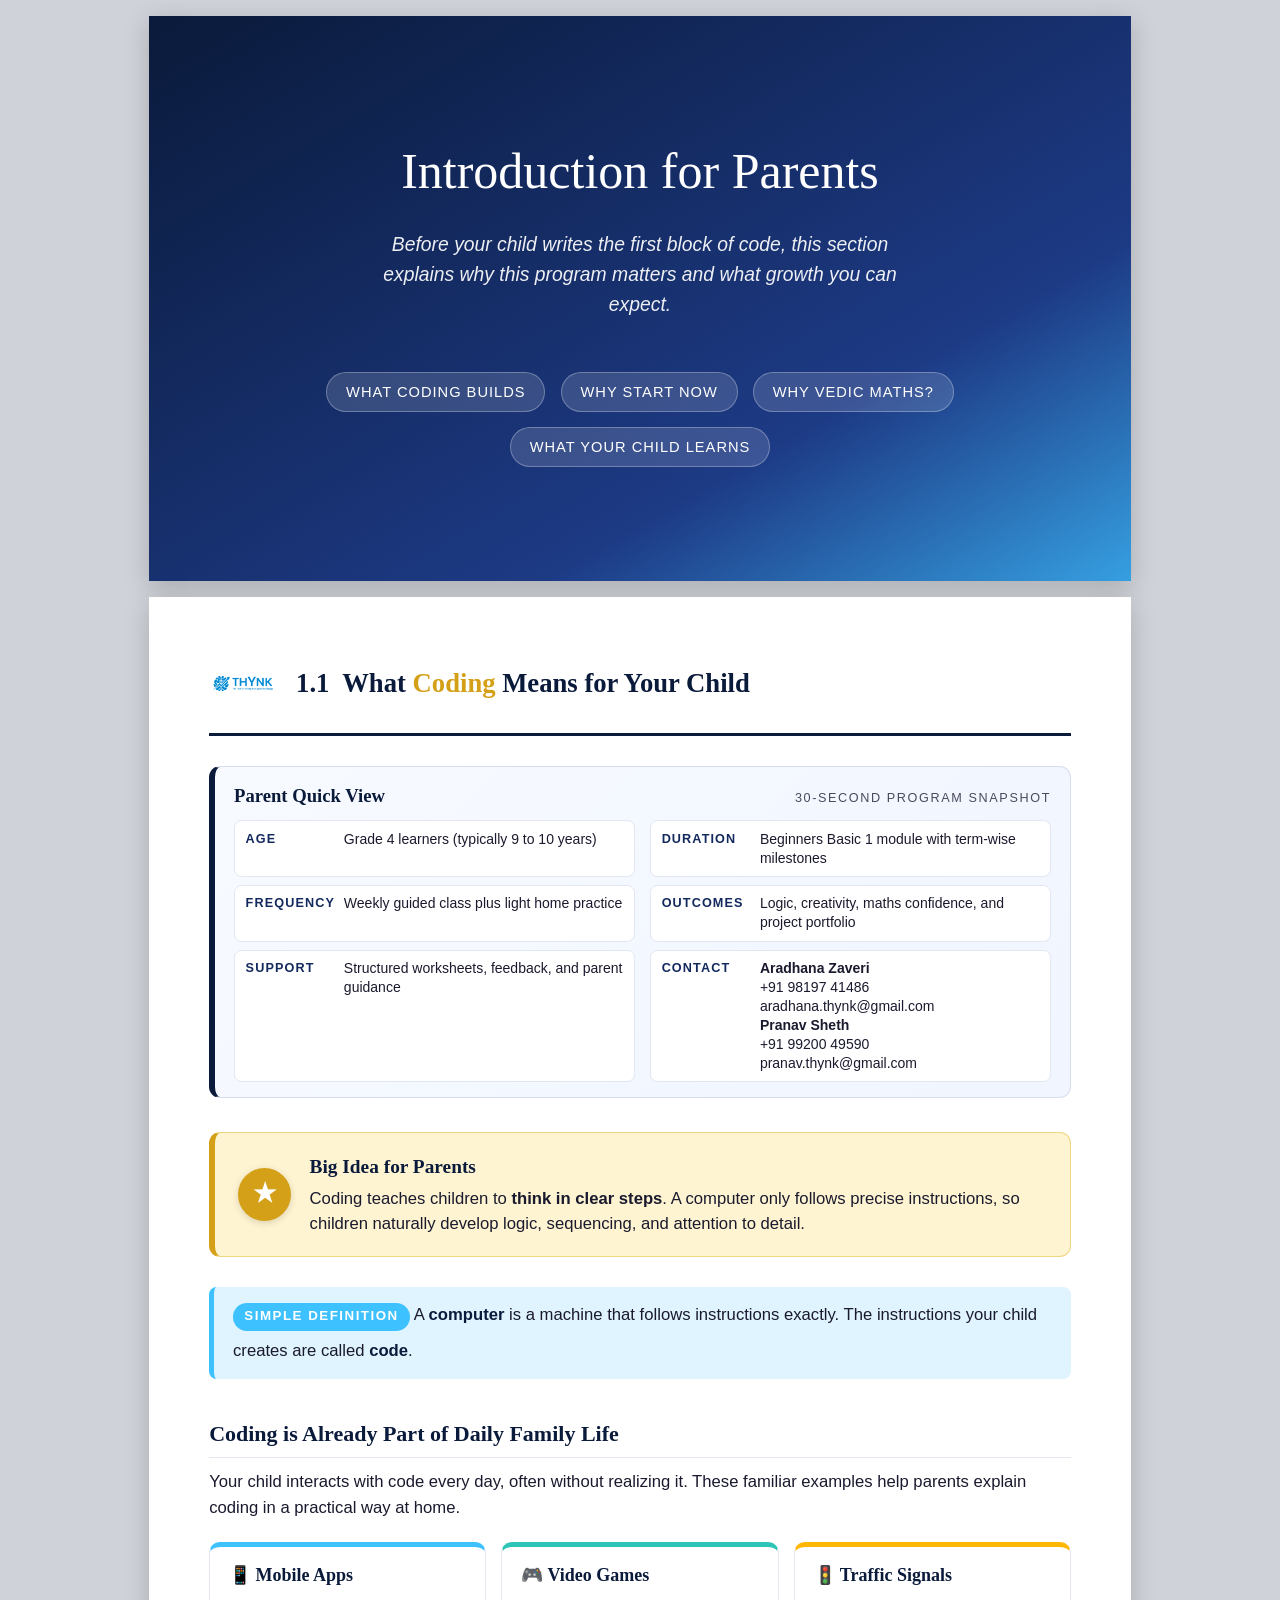
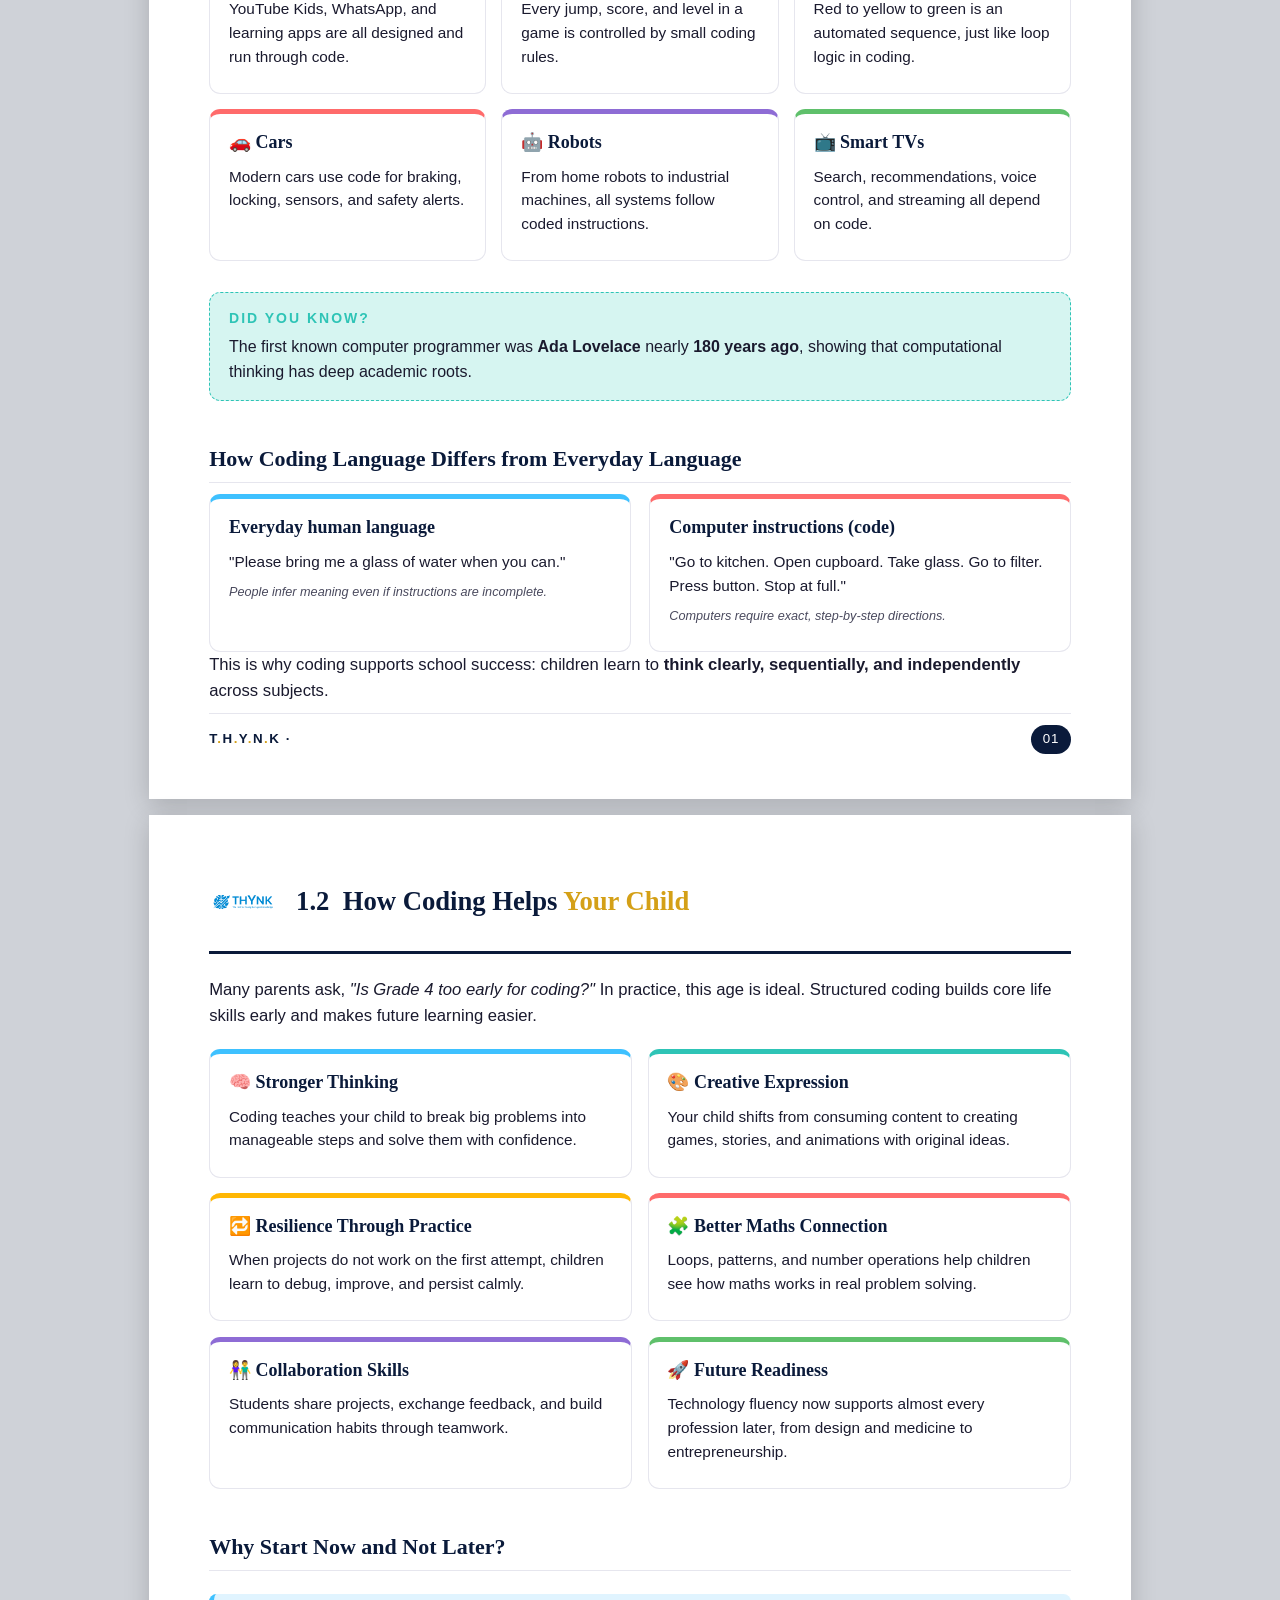
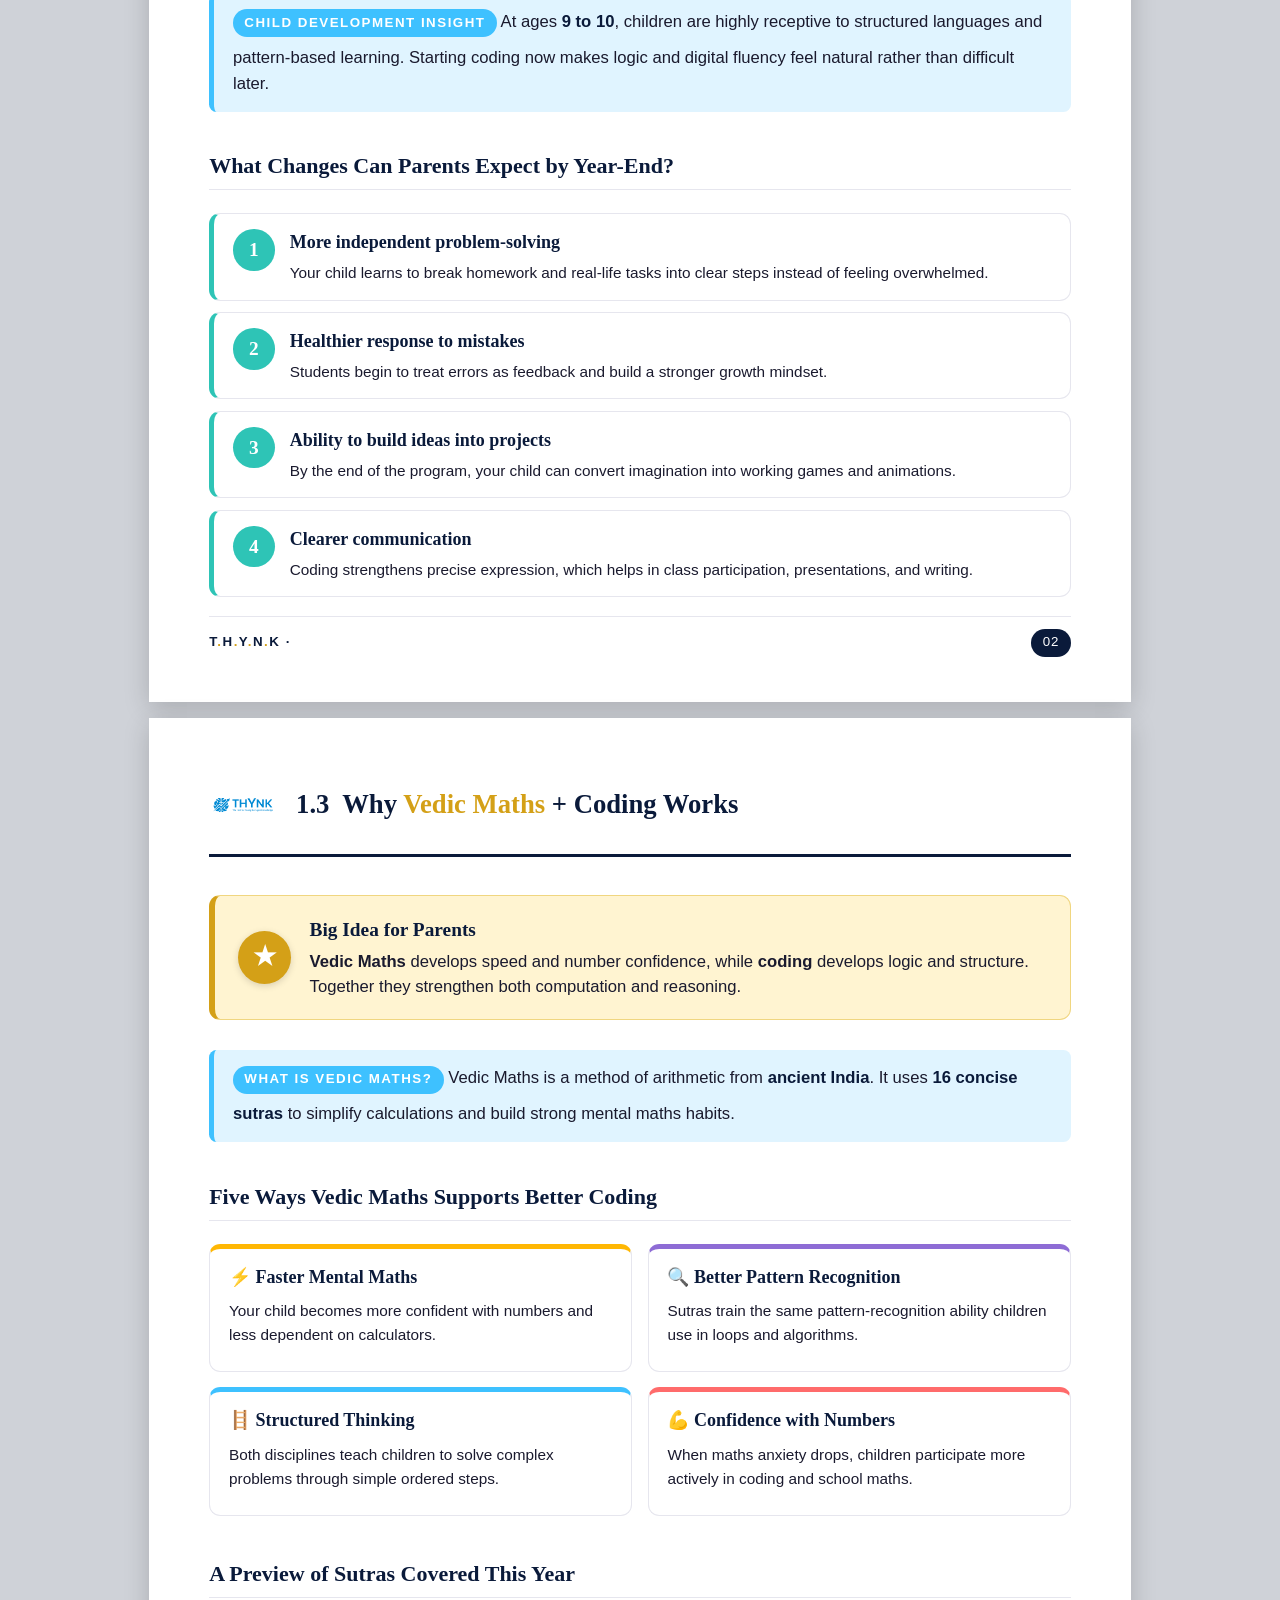
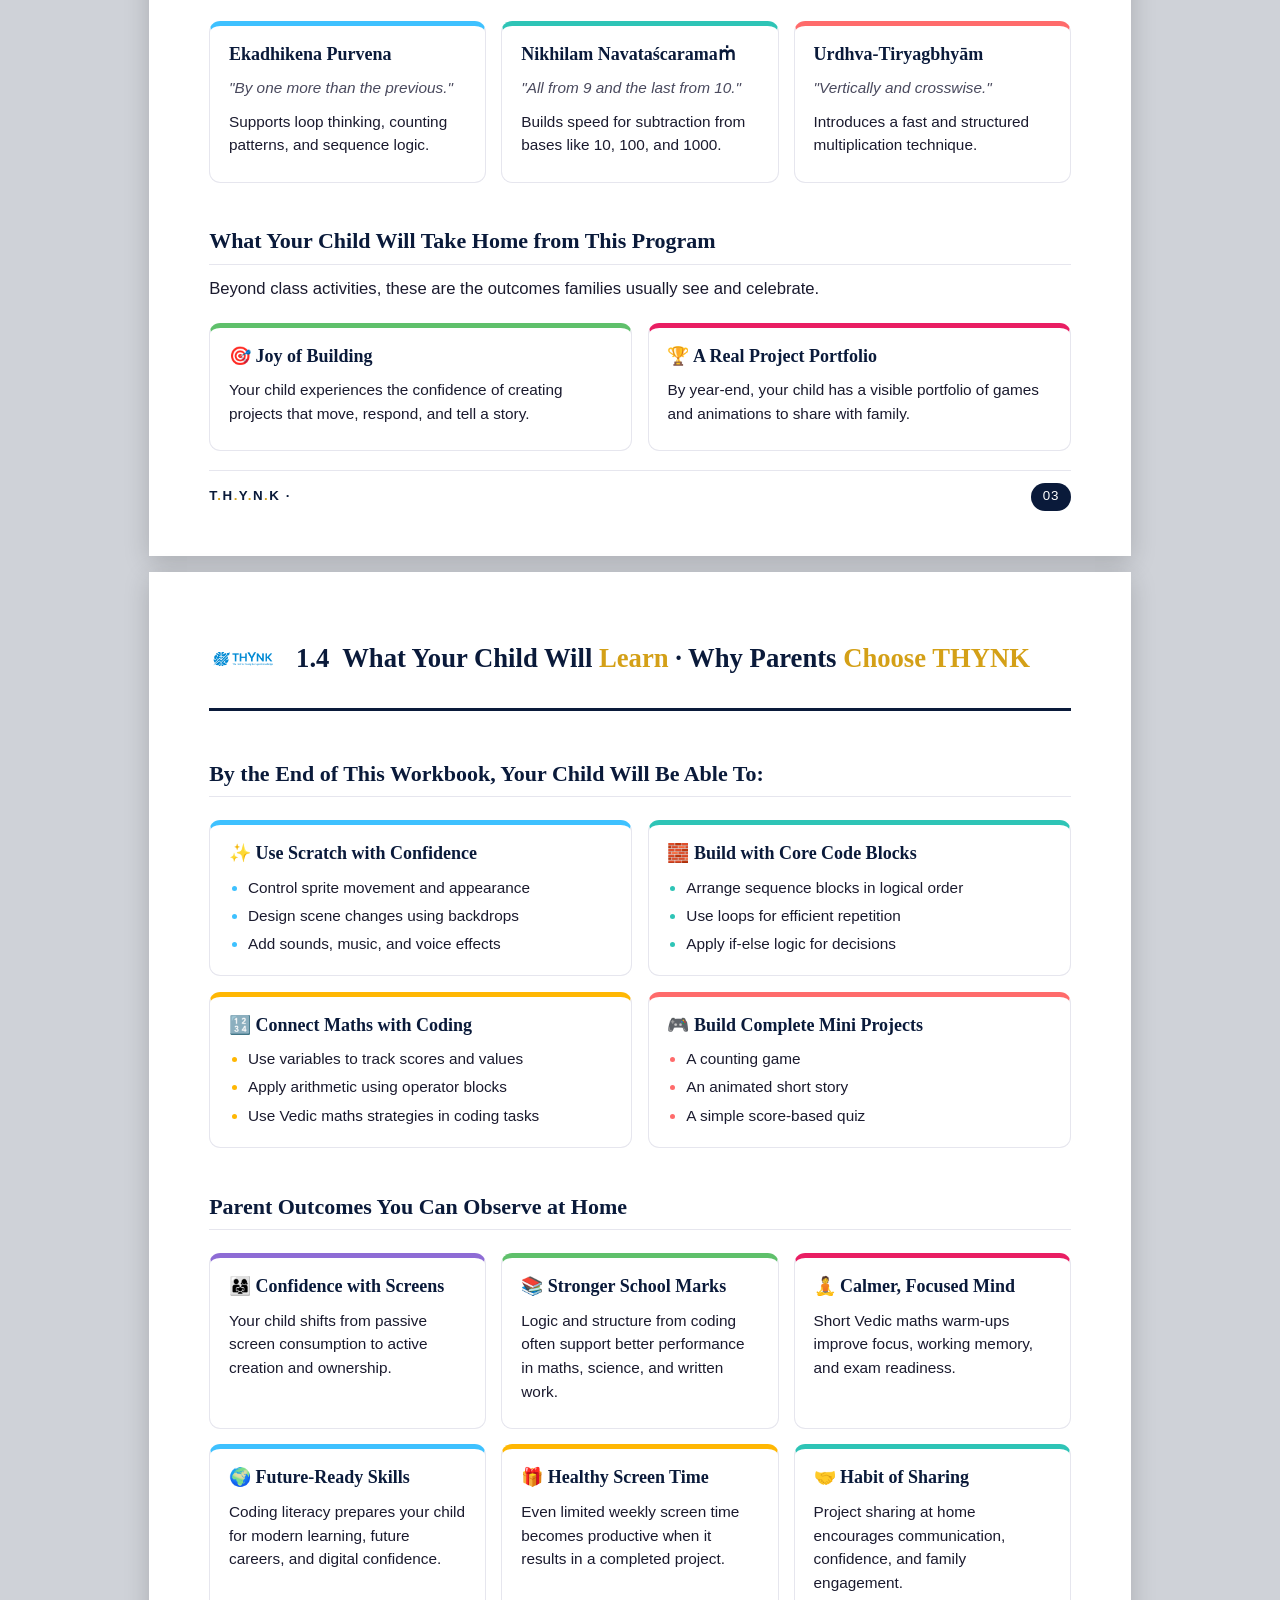
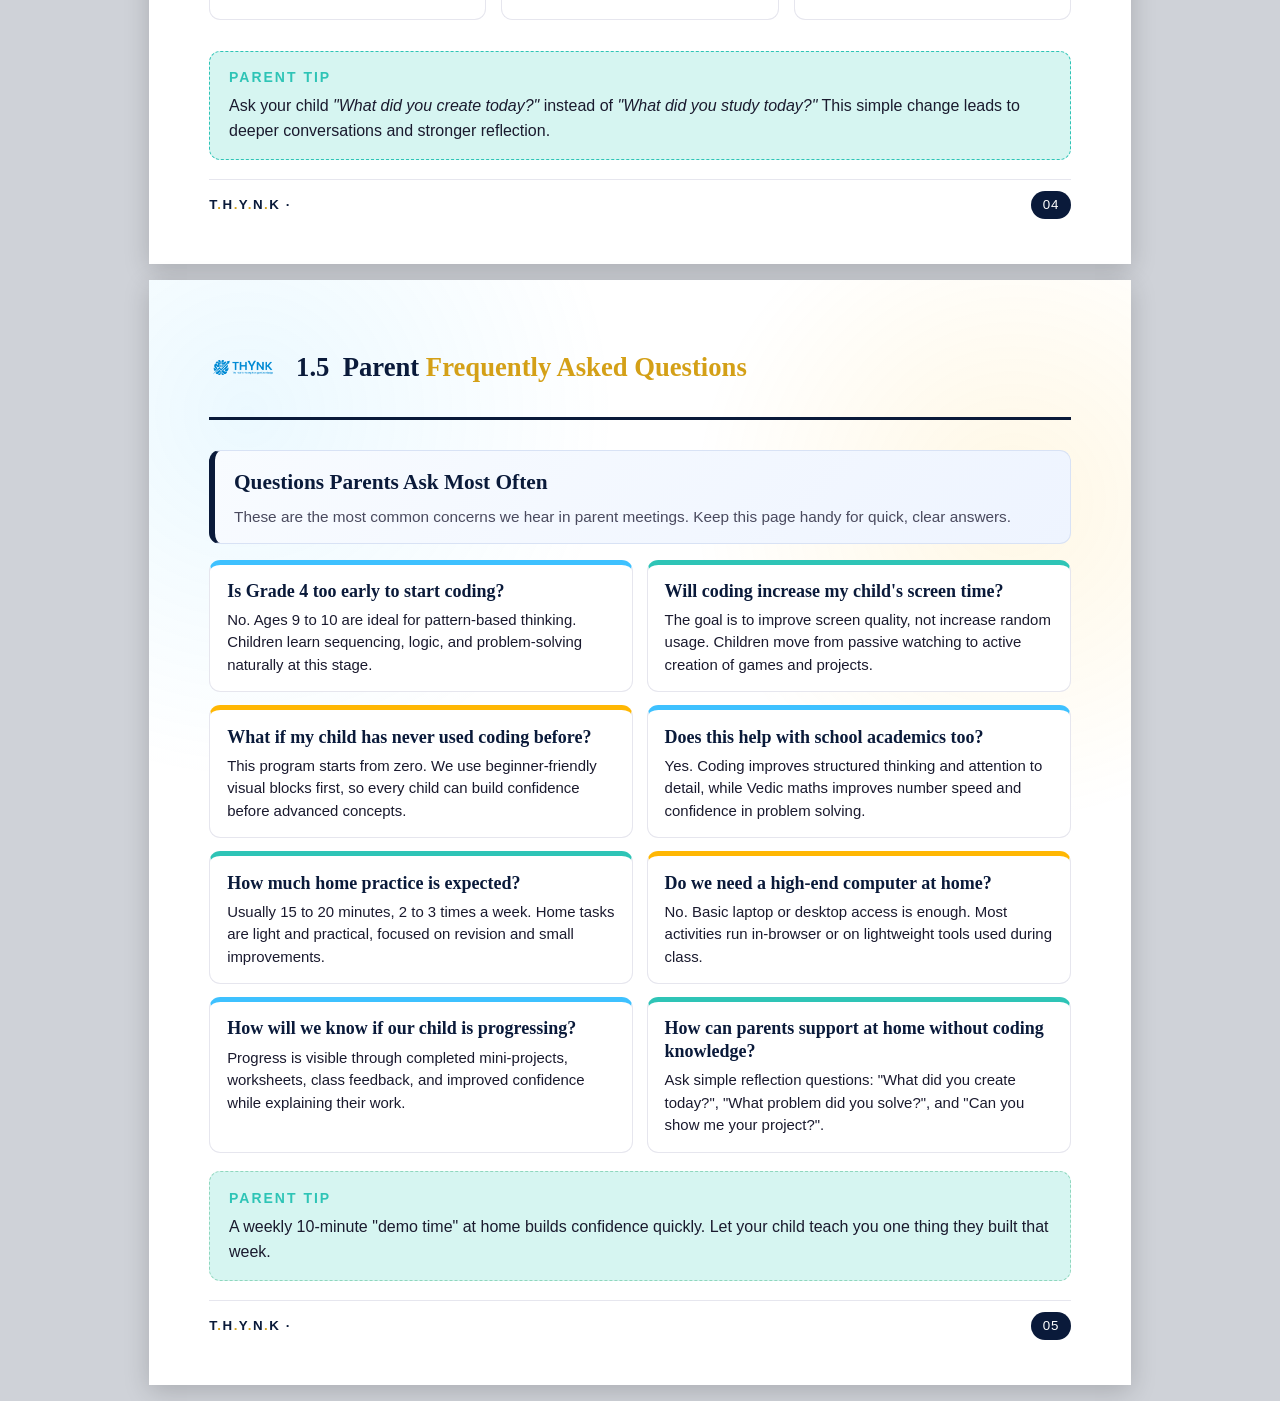
<file: THYNK_parents.html>
﻿<!DOCTYPE html>
<html lang="en">
<head>
<meta charset="UTF-8" />
<meta name="viewport" content="width=device-width, initial-scale=1.0" />
<title>T.H.Y.N.K — Parent Guide · Beginners Basic 1</title>
<link rel="stylesheet" href="THYNK_parents.css" />
</head>
<body>




<!-- ============================================================
     PAGE 3 · CHAPTER 1 DIVIDER · INTRODUCTION
     ============================================================ -->
<section class="page divider d1">
  <div class="div-inner">
    <div class="ch-title">Introduction for Parents</div>
    <div class="ch-kicker">Before your child writes the first block of code, this section explains <em>why</em> this program matters and what growth you can expect.</div>
    <div class="ch-pills">
      <div class="ch-pill">What coding builds</div>
      <div class="ch-pill">Why start now</div>
      <div class="ch-pill">Why Vedic Maths?</div>
      <div class="ch-pill">What your child learns</div>
    </div>
  </div>
</section>


<!-- ============================================================
     PAGE 4 · WHAT IS CODING?
     ============================================================ -->
<section class="page">
  <div class="ph">
    <div class="ph-left">
      <img class="ph-logo" src="logo4.png" alt="THYNK"/>
      <h1>1.1 &nbsp;What <span class="accent">Coding</span> Means for Your Child</h1>
    </div>
      </div>

  <div class="parent-quick-view" aria-label="Parent Quick View">
    <div class="pqv-head">
      <h3>Parent Quick View</h3>
      <p>30-second program snapshot</p>
    </div>
    <div class="pqv-grid">
      <div class="pqv-item">
        <span class="k">Age</span>
        <span class="v">Grade 4 learners (typically 9 to 10 years)</span>
      </div>
      <div class="pqv-item">
        <span class="k">Duration</span>
        <span class="v">Beginners Basic 1 module with term-wise milestones</span>
      </div>
      <div class="pqv-item">
        <span class="k">Frequency</span>
        <span class="v">Weekly guided class plus light home practice</span>
      </div>
      <div class="pqv-item">
        <span class="k">Outcomes</span>
        <span class="v">Logic, creativity, maths confidence, and project portfolio</span>
      </div>
      <div class="pqv-item">
        <span class="k">Support</span>
        <span class="v">Structured worksheets, feedback, and parent guidance</span>
      </div>
      <div class="pqv-item">
        <span class="k">Contact</span>
        <span class="v"><b>Aradhana Zaveri</b> <br>+91 98197 41486 <br> aradhana.thynk@gmail.com<br /> <b>Pranav Sheth</b> <br/> +91 99200 49590 <br /> pranav.thynk@gmail.com</span>
      </div>
    </div>
  </div>

  <div class="big-idea">
    <div class="star">★</div>
    <div>
      <h3>Big Idea for Parents</h3>
      <p>Coding teaches children to <b>think in clear steps</b>. A computer only follows precise instructions, so children naturally develop logic, sequencing, and attention to detail.</p>
    </div>
  </div>

  <div class="def-box">
    <span class="lbl">Simple Definition</span>
    A <b>computer</b> is a machine that follows instructions exactly. The instructions your child creates are called <b>code</b>.
  </div>

  <h2 class="section">Coding is Already Part of Daily Family Life</h2>
  <p>Your child interacts with code every day, often without realizing it. These familiar examples help parents explain coding in a practical way at home.</p>

  <div class="cards-3">
    <div class="kc sky">
      <h4>📱 Mobile Apps</h4>
      <p>YouTube Kids, WhatsApp, and learning apps are all designed and run through code.</p>
    </div>
    <div class="kc mint">
      <h4>🎮 Video Games</h4>
      <p>Every jump, score, and level in a game is controlled by small coding rules.</p>
    </div>
    <div class="kc sun">
      <h4>🚦 Traffic Signals</h4>
      <p>Red to yellow to green is an automated sequence, just like loop logic in coding.</p>
    </div>
    <div class="kc coral">
      <h4>🚗 Cars</h4>
      <p>Modern cars use code for braking, locking, sensors, and safety alerts.</p>
    </div>
    <div class="kc grape">
      <h4>🤖 Robots</h4>
      <p>From home robots to industrial machines, all systems follow coded instructions.</p>
    </div>
    <div class="kc leaf">
      <h4>📺 Smart TVs</h4>
      <p>Search, recommendations, voice control, and streaming all depend on code.</p>
    </div>
  </div>

  <div class="didyou">
    <span class="lbl">Did you know?</span>
    The first known computer programmer was <b>Ada Lovelace</b> nearly <b>180 years ago</b>, showing that computational thinking has deep academic roots.
  </div>

  <h2 class="section">How Coding Language Differs from Everyday Language</h2>
  <div class="row2">
    <div class="kc sky">
      <h4>Everyday human language</h4>
      <p>"Please bring me a glass of water when you can."</p>
      <p class="note-mini"><i>People infer meaning even if instructions are incomplete.</i></p>
    </div>
    <div class="kc coral">
      <h4>Computer instructions (code)</h4>
      <p>"Go to kitchen. Open cupboard. Take glass. Go to filter. Press button. Stop at full."</p>
      <p class="note-mini"><i>Computers require exact, step-by-step directions.</i></p>
    </div>
  </div>

  <p>This is why coding supports school success: children learn to <b>think clearly, sequentially, and independently</b> across subjects.</p>

  <div class="pagefoot">
    <div class="brand">T<span class="dot">.</span>H<span class="dot">.</span>Y<span class="dot">.</span>N<span class="dot">.</span>K · </div>
    <div class="pgnum">01</div>
  </div>
</section>


<!-- ============================================================
     PAGE 5 · HOW WILL CODING HELP YOU?
     ============================================================ -->
<section class="page">
  <div class="ph">
    <div class="ph-left">
      <img class="ph-logo" src="logo4.png" alt="THYNK"/>
      <h1>1.2 &nbsp;How Coding Helps <span class="accent">Your Child</span></h1>
    </div>
  </div>

  <p>Many parents ask, <i>"Is Grade 4 too early for coding?"</i> In practice, this age is ideal. Structured coding builds core life skills early and makes future learning easier.</p>

  <div class="cards-2">
    <div class="kc sky">
      <h4>🧠 Stronger Thinking</h4>
      <p>Coding teaches your child to break big problems into manageable steps and solve them with confidence.</p>
    </div>
    <div class="kc mint">
      <h4>🎨 Creative Expression</h4>
      <p>Your child shifts from consuming content to creating games, stories, and animations with original ideas.</p>
    </div>
    <div class="kc sun">
      <h4>🔁 Resilience Through Practice</h4>
      <p>When projects do not work on the first attempt, children learn to debug, improve, and persist calmly.</p>
    </div>
    <div class="kc coral">
      <h4>🧩 Better Maths Connection</h4>
      <p>Loops, patterns, and number operations help children see how maths works in real problem solving.</p>
    </div>
    <div class="kc grape">
      <h4>👫 Collaboration Skills</h4>
      <p>Students share projects, exchange feedback, and build communication habits through teamwork.</p>
    </div>
    <div class="kc leaf">
      <h4>🚀 Future Readiness</h4>
      <p>Technology fluency now supports almost every profession later, from design and medicine to entrepreneurship.</p>
    </div>
  </div>

  <h2 class="section">Why Start <b>Now</b> and Not Later?</h2>
  <div class="def-box">
    <span class="lbl">Child Development Insight</span>
    At ages <b>9 to 10</b>, children are highly receptive to structured languages and pattern-based learning.
    Starting coding now makes logic and digital fluency feel natural rather than difficult later.
  </div>

  <h2 class="section">What Changes Can Parents Expect by Year-End?</h2>
  <div class="steps mint">
    <div class="step">
      <div class="n">1</div>
      <div>
        <h4>More independent problem-solving</h4>
        <p>Your child learns to break homework and real-life tasks into clear steps instead of feeling overwhelmed.</p>
      </div>
    </div>
    <div class="step">
      <div class="n">2</div>
      <div>
        <h4>Healthier response to mistakes</h4>
        <p>Students begin to treat errors as feedback and build a stronger growth mindset.</p>
      </div>
    </div>
    <div class="step">
      <div class="n">3</div>
      <div>
        <h4>Ability to build ideas into projects</h4>
        <p>By the end of the program, your child can convert imagination into working games and animations.</p>
      </div>
    </div>
    <div class="step">
      <div class="n">4</div>
      <div>
        <h4>Clearer communication</h4>
        <p>Coding strengthens precise expression, which helps in class participation, presentations, and writing.</p>
      </div>
    </div>
  </div>

  <div class="pagefoot">
    <div class="brand">T<span class="dot">.</span>H<span class="dot">.</span>Y<span class="dot">.</span>N<span class="dot">.</span>K · </div>
    <div class="pgnum">02</div>
  </div>
</section>


<!-- ============================================================
     PAGE 6 · WHY VEDIC MATHS + WHY THIS CLASS
     ============================================================ -->
<section class="page">
  <div class="ph">
    <div class="ph-left">
      <img class="ph-logo" src="logo4.png" alt="THYNK"/>
      <h1>1.3 &nbsp;Why <span class="accent">Vedic Maths</span> + Coding Works</h1>
    </div>
  </div>

  <div class="big-idea">
    <div class="star">★</div>
    <div>
      <h3>Big Idea for Parents</h3>
      <p><b>Vedic Maths</b> develops speed and number confidence, while <b>coding</b> develops logic and structure. Together they strengthen both computation and reasoning.</p>
    </div>
  </div>

  <div class="def-box">
    <span class="lbl">What is Vedic Maths?</span>
    Vedic Maths is a method of arithmetic from <b>ancient India</b>.
    It uses <b>16 concise sutras</b> to simplify calculations and build strong mental maths habits.
  </div>

  <h2 class="section">Five Ways Vedic Maths Supports Better Coding</h2>
  <div class="cards-2">
    <div class="kc sun">
      <h4>⚡ Faster Mental Maths</h4>
      <p>Your child becomes more confident with numbers and less dependent on calculators.</p>
    </div>
    <div class="kc grape">
      <h4>🔍 Better Pattern Recognition</h4>
      <p>Sutras train the same pattern-recognition ability children use in loops and algorithms.</p>
    </div>
    <div class="kc sky">
      <h4>🪜 Structured Thinking</h4>
      <p>Both disciplines teach children to solve complex problems through simple ordered steps.</p>
    </div>
    <div class="kc coral">
      <h4>💪 Confidence with Numbers</h4>
      <p>When maths anxiety drops, children participate more actively in coding and school maths.</p>
    </div>
  </div>

  <h2 class="section">A Preview of Sutras Covered This Year</h2>
  <div class="cards-3">
    <div class="kc sky">
      <h4>Ekadhikena Purvena</h4>
      <p class="sutra-line">"By one more than the previous."</p>
      <p>Supports loop thinking, counting patterns, and sequence logic.</p>
    </div>
    <div class="kc mint">
      <h4>Nikhilam Navataścaramaṁ</h4>
      <p class="sutra-line">"All from 9 and the last from 10."</p>
      <p>Builds speed for subtraction from bases like 10, 100, and 1000.</p>
    </div>
    <div class="kc coral">
      <h4>Urdhva-Tiryagbhyām</h4>
      <p class="sutra-line">"Vertically and crosswise."</p>
      <p>Introduces a fast and structured multiplication technique.</p>
    </div>
  </div>

  <h2 class="section">What Your Child Will Take Home from This Program</h2>
  <p>Beyond class activities, these are the outcomes families usually see and celebrate.</p>
  <div class="cards-2">
    <div class="kc leaf">
      <h4>🎯 Joy of Building</h4>
      <p>Your child experiences the confidence of creating projects that move, respond, and tell a story.</p>
    </div>
    <div class="kc rose">
      <h4>🏆 A Real Project Portfolio</h4>
      <p>By year-end, your child has a visible portfolio of games and animations to share with family.</p>
    </div>
  </div>

  <div class="pagefoot">
    <div class="brand">T<span class="dot">.</span>H<span class="dot">.</span>Y<span class="dot">.</span>N<span class="dot">.</span>K · </div>
    <div class="pgnum">03</div>
  </div>
</section>


<!-- ============================================================
     PAGE 7 · WHAT YOU'LL LEARN + PARENT BENEFITS
     ============================================================ -->
<section class="page">
  <div class="ph">
    <div class="ph-left">
      <img class="ph-logo" src="logo4.png" alt="THYNK"/>
      <h1>1.4 &nbsp;What Your Child Will <span class="accent">Learn</span> · Why Parents <span class="accent">Choose THYNK</span></h1>
    </div>
  </div>

  <h2 class="section">By the End of This Workbook, Your Child Will Be Able To:</h2>
  <div class="cards-2">
    <div class="kc sky">
      <h4>✨ Use Scratch with Confidence</h4>
      <ul>
        <li>Control sprite movement and appearance</li>
        <li>Design scene changes using backdrops</li>
        <li>Add sounds, music, and voice effects</li>
      </ul>
    </div>
    <div class="kc mint">
      <h4>🧱 Build with Core Code Blocks</h4>
      <ul>
        <li>Arrange sequence blocks in logical order</li>
        <li>Use loops for efficient repetition</li>
        <li>Apply if-else logic for decisions</li>
      </ul>
    </div>
    <div class="kc sun">
      <h4>🔢 Connect Maths with Coding</h4>
      <ul>
        <li>Use variables to track scores and values</li>
        <li>Apply arithmetic using operator blocks</li>
        <li>Use Vedic maths strategies in coding tasks</li>
      </ul>
    </div>
    <div class="kc coral">
      <h4>🎮 Build Complete Mini Projects</h4>
      <ul>
        <li>A counting game</li>
        <li>An animated short story</li>
        <li>A simple score-based quiz</li>
      </ul>
    </div>
  </div>

  <h2 class="section">Parent Outcomes You Can Observe at Home</h2>
  <div class="cards-3">
    <div class="kc grape">
      <h4>👨‍👩‍👧 Confidence with Screens</h4>
      <p>Your child shifts from passive screen consumption to active creation and ownership.</p>
    </div>
    <div class="kc leaf">
      <h4>📚 Stronger School Marks</h4>
      <p>Logic and structure from coding often support better performance in maths, science, and written work.</p>
    </div>
    <div class="kc rose">
      <h4>🧘 Calmer, Focused Mind</h4>
      <p>Short Vedic maths warm-ups improve focus, working memory, and exam readiness.</p>
    </div>
    <div class="kc sky">
      <h4>🌍 Future-Ready Skills</h4>
      <p>Coding literacy prepares your child for modern learning, future careers, and digital confidence.</p>
    </div>
    <div class="kc sun">
      <h4>🎁 Healthy Screen Time</h4>
      <p>Even limited weekly screen time becomes productive when it results in a completed project.</p>
    </div>
    <div class="kc mint">
      <h4>🤝 Habit of Sharing</h4>
      <p>Project sharing at home encourages communication, confidence, and family engagement.</p>
    </div>
  </div>

  <div class="didyou">
    <span class="lbl">Parent Tip</span>
    Ask your child <i>"What did you create today?"</i> instead of <i>"What did you study today?"</i>
    This simple change leads to deeper conversations and stronger reflection.
  </div>

  <div class="pagefoot">
    <div class="brand">T<span class="dot">.</span>H<span class="dot">.</span>Y<span class="dot">.</span>N<span class="dot">.</span>K · </div>
    <div class="pgnum">04</div>
  </div>
</section>


<!-- ============================================================
     PAGE 8 · PARENT FAQ
     ============================================================ -->
<section class="page faq-page">
  <div class="ph">
    <div class="ph-left">
      <img class="ph-logo" src="logo4.png" alt="THYNK"/>
      <h1>1.5 &nbsp;Parent <span class="accent">Frequently Asked Questions</span></h1>
    </div>
  </div>

  <div class="faq-intro">
    <h2>Questions Parents Ask Most Often</h2>
    <p>These are the most common concerns we hear in parent meetings. Keep this page handy for quick, clear answers.</p>
  </div>

  <div class="faq-grid">
    <article class="faq-card">
      <h3>Is Grade 4 too early to start coding?</h3>
      <p>No. Ages 9 to 10 are ideal for pattern-based thinking. Children learn sequencing, logic, and problem-solving naturally at this stage.</p>
    </article>

    <article class="faq-card">
      <h3>Will coding increase my child's screen time?</h3>
      <p>The goal is to improve screen quality, not increase random usage. Children move from passive watching to active creation of games and projects.</p>
    </article>

    <article class="faq-card">
      <h3>What if my child has never used coding before?</h3>
      <p>This program starts from zero. We use beginner-friendly visual blocks first, so every child can build confidence before advanced concepts.</p>
    </article>

    <article class="faq-card">
      <h3>Does this help with school academics too?</h3>
      <p>Yes. Coding improves structured thinking and attention to detail, while Vedic maths improves number speed and confidence in problem solving.</p>
    </article>

    <article class="faq-card">
      <h3>How much home practice is expected?</h3>
      <p>Usually 15 to 20 minutes, 2 to 3 times a week. Home tasks are light and practical, focused on revision and small improvements.</p>
    </article>

    <article class="faq-card">
      <h3>Do we need a high-end computer at home?</h3>
      <p>No. Basic laptop or desktop access is enough. Most activities run in-browser or on lightweight tools used during class.</p>
    </article>

    <article class="faq-card">
      <h3>How will we know if our child is progressing?</h3>
      <p>Progress is visible through completed mini-projects, worksheets, class feedback, and improved confidence while explaining their work.</p>
    </article>

    <article class="faq-card">
      <h3>How can parents support at home without coding knowledge?</h3>
      <p>Ask simple reflection questions: "What did you create today?", "What problem did you solve?", and "Can you show me your project?".</p>
    </article>
  </div>

  <div class="didyou faq-tip">
    <span class="lbl">Parent Tip</span>
    A weekly 10-minute "demo time" at home builds confidence quickly. Let your child teach you one thing they built that week.
  </div>

  <div class="pagefoot">
    <div class="brand">T<span class="dot">.</span>H<span class="dot">.</span>Y<span class="dot">.</span>N<span class="dot">.</span>K · </div>
    <div class="pgnum">05</div>
  </div>
</section>


</body>
</html>
</file>
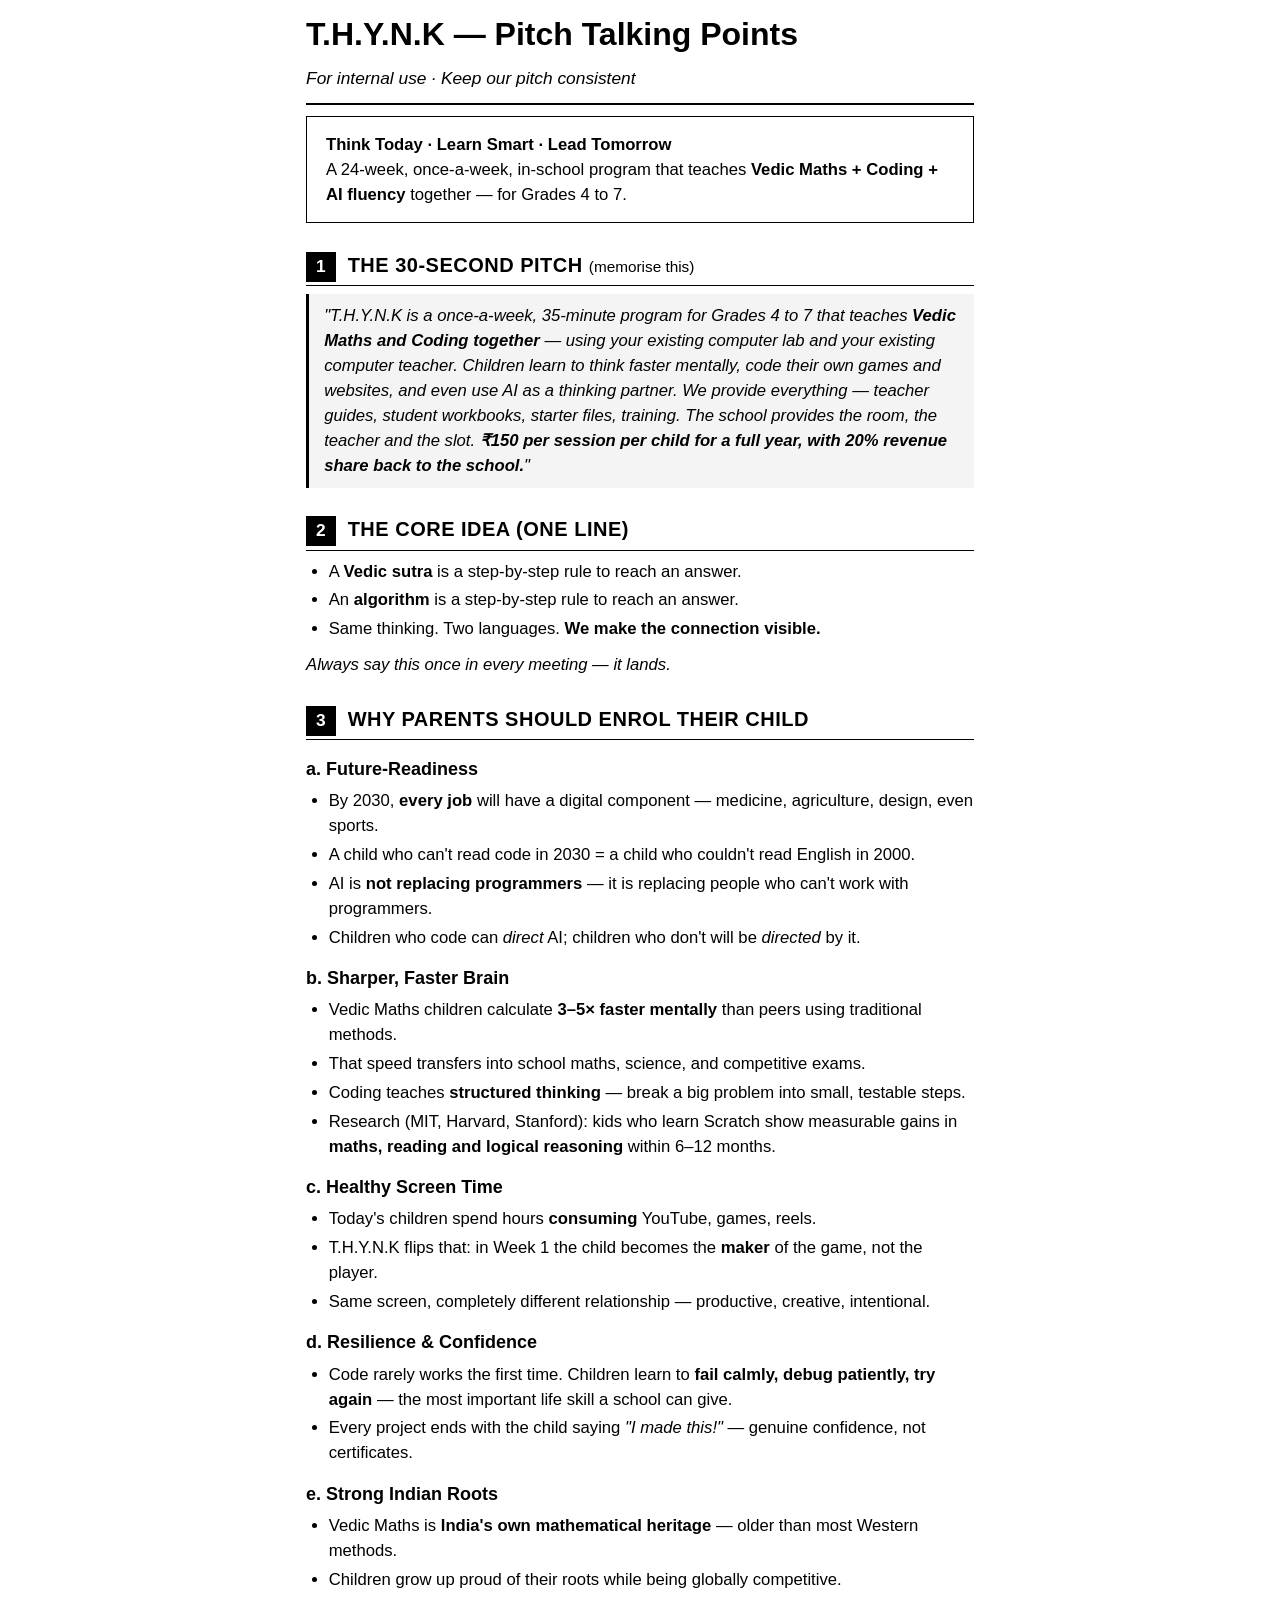
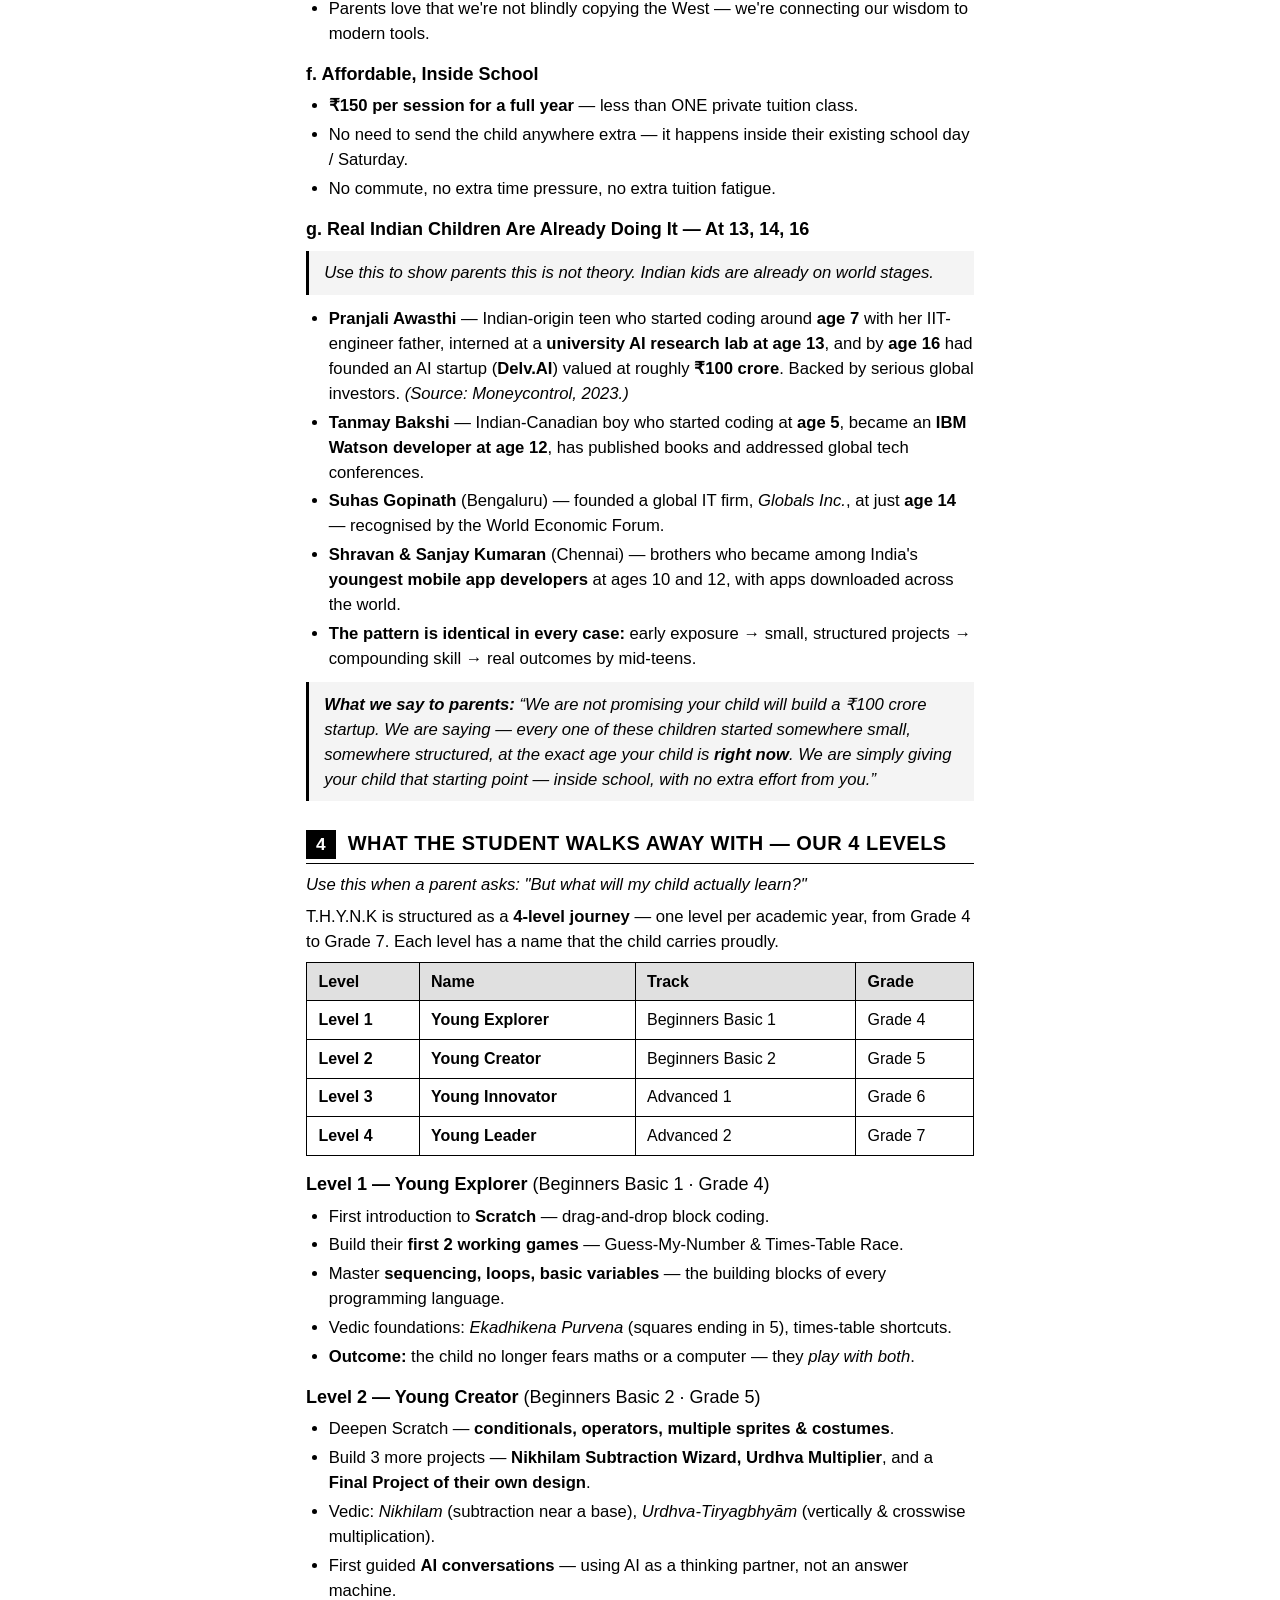
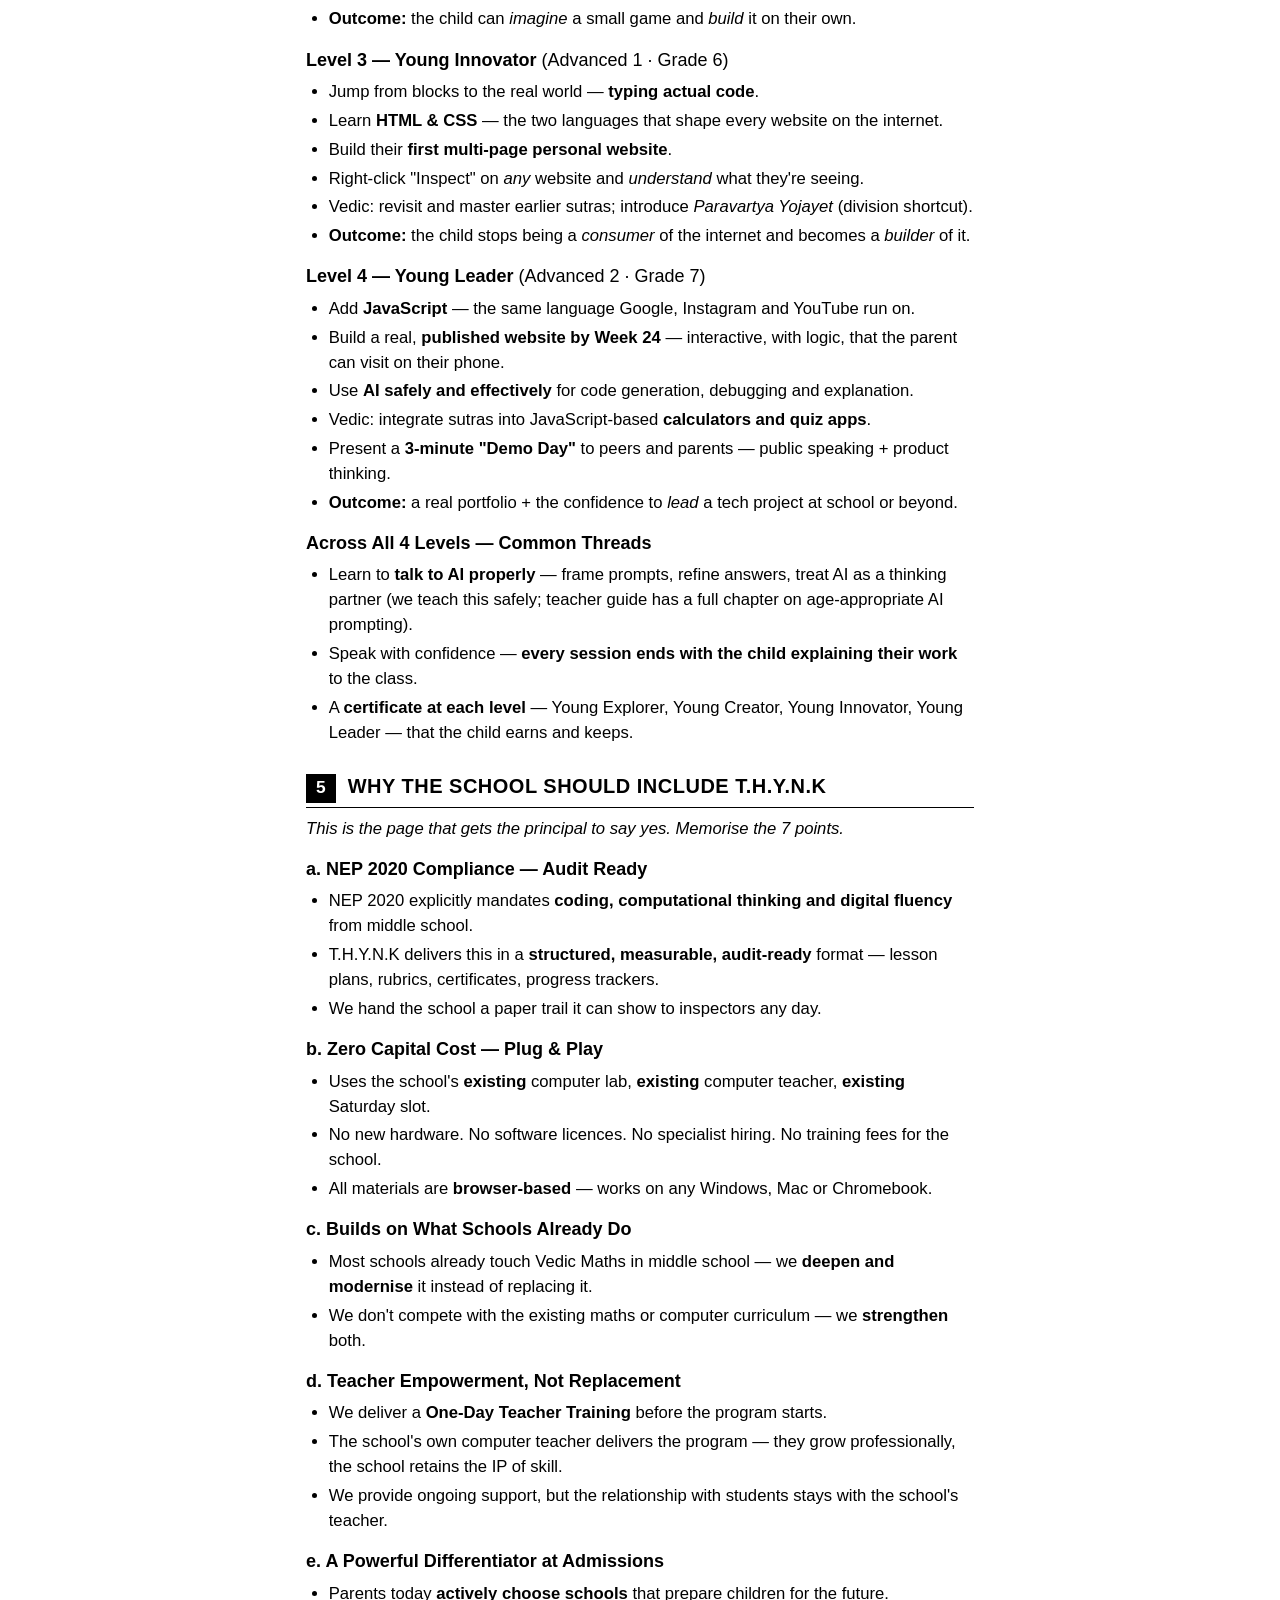
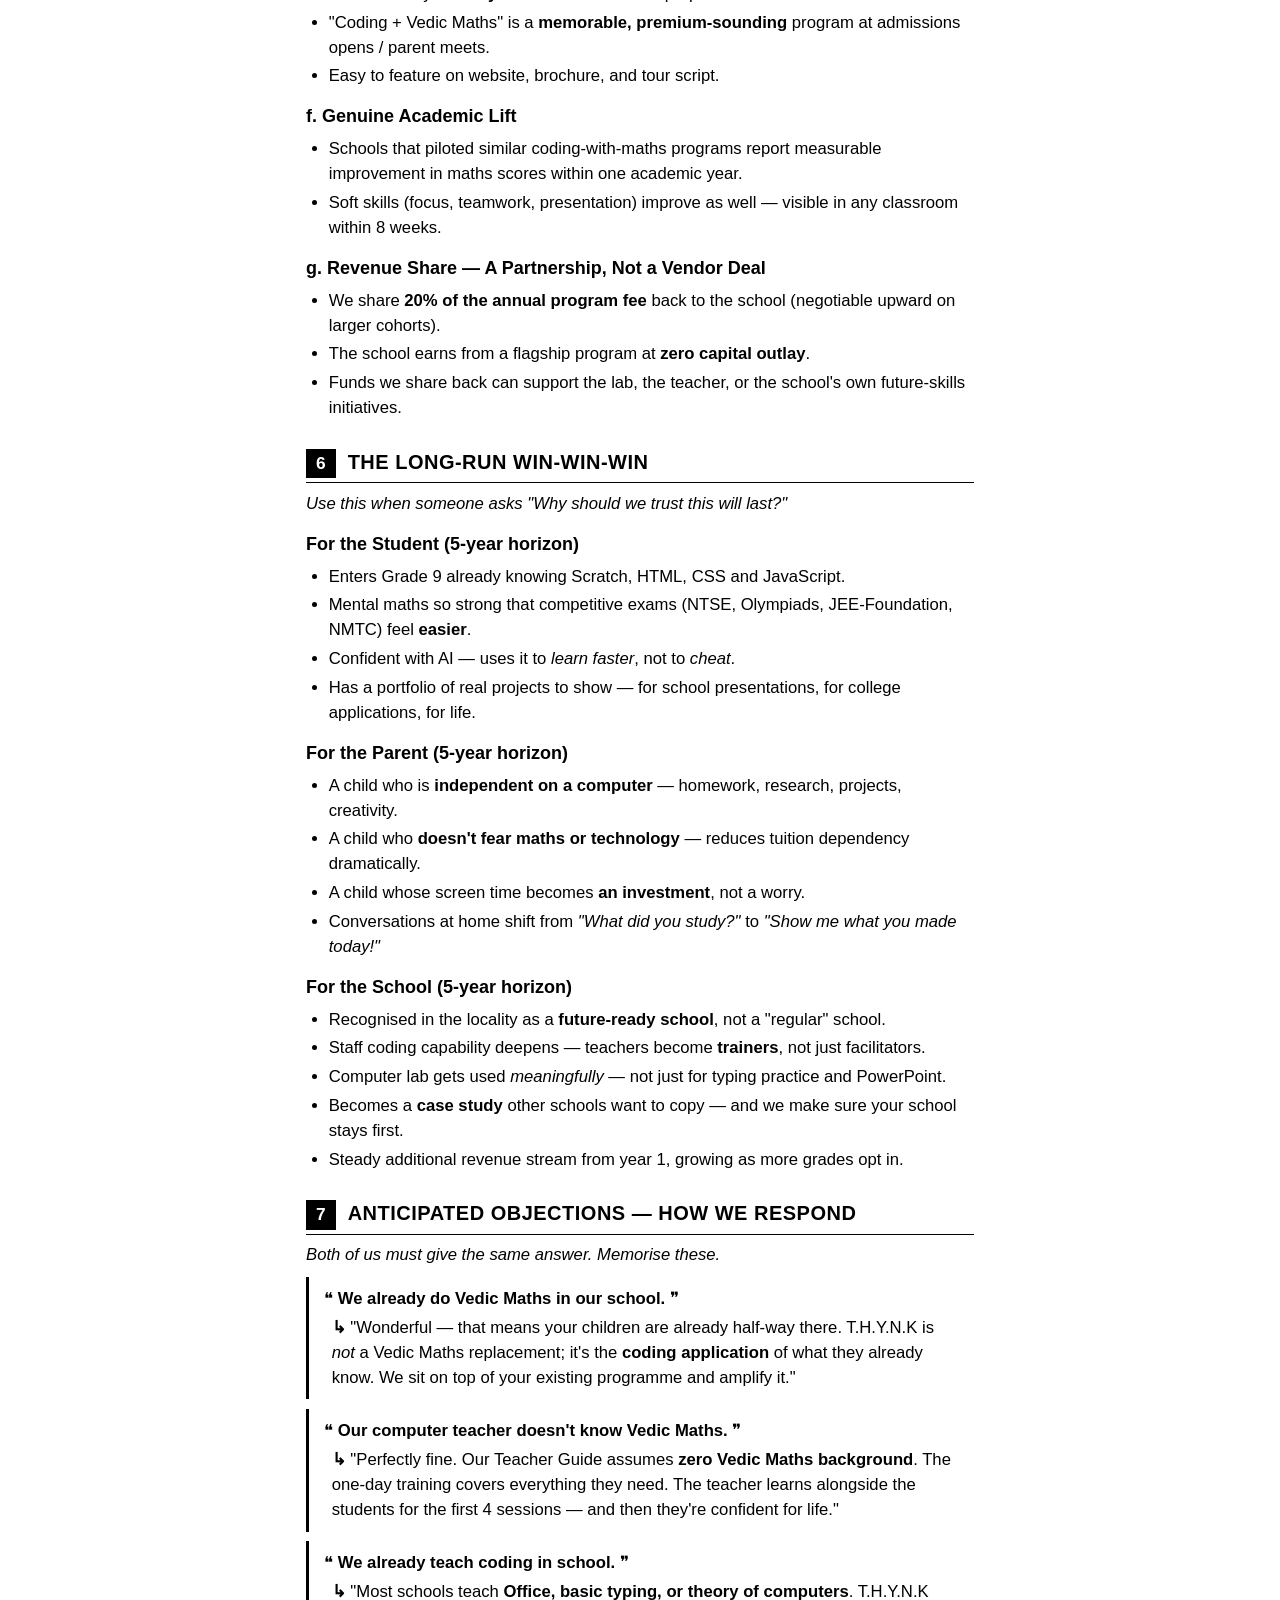
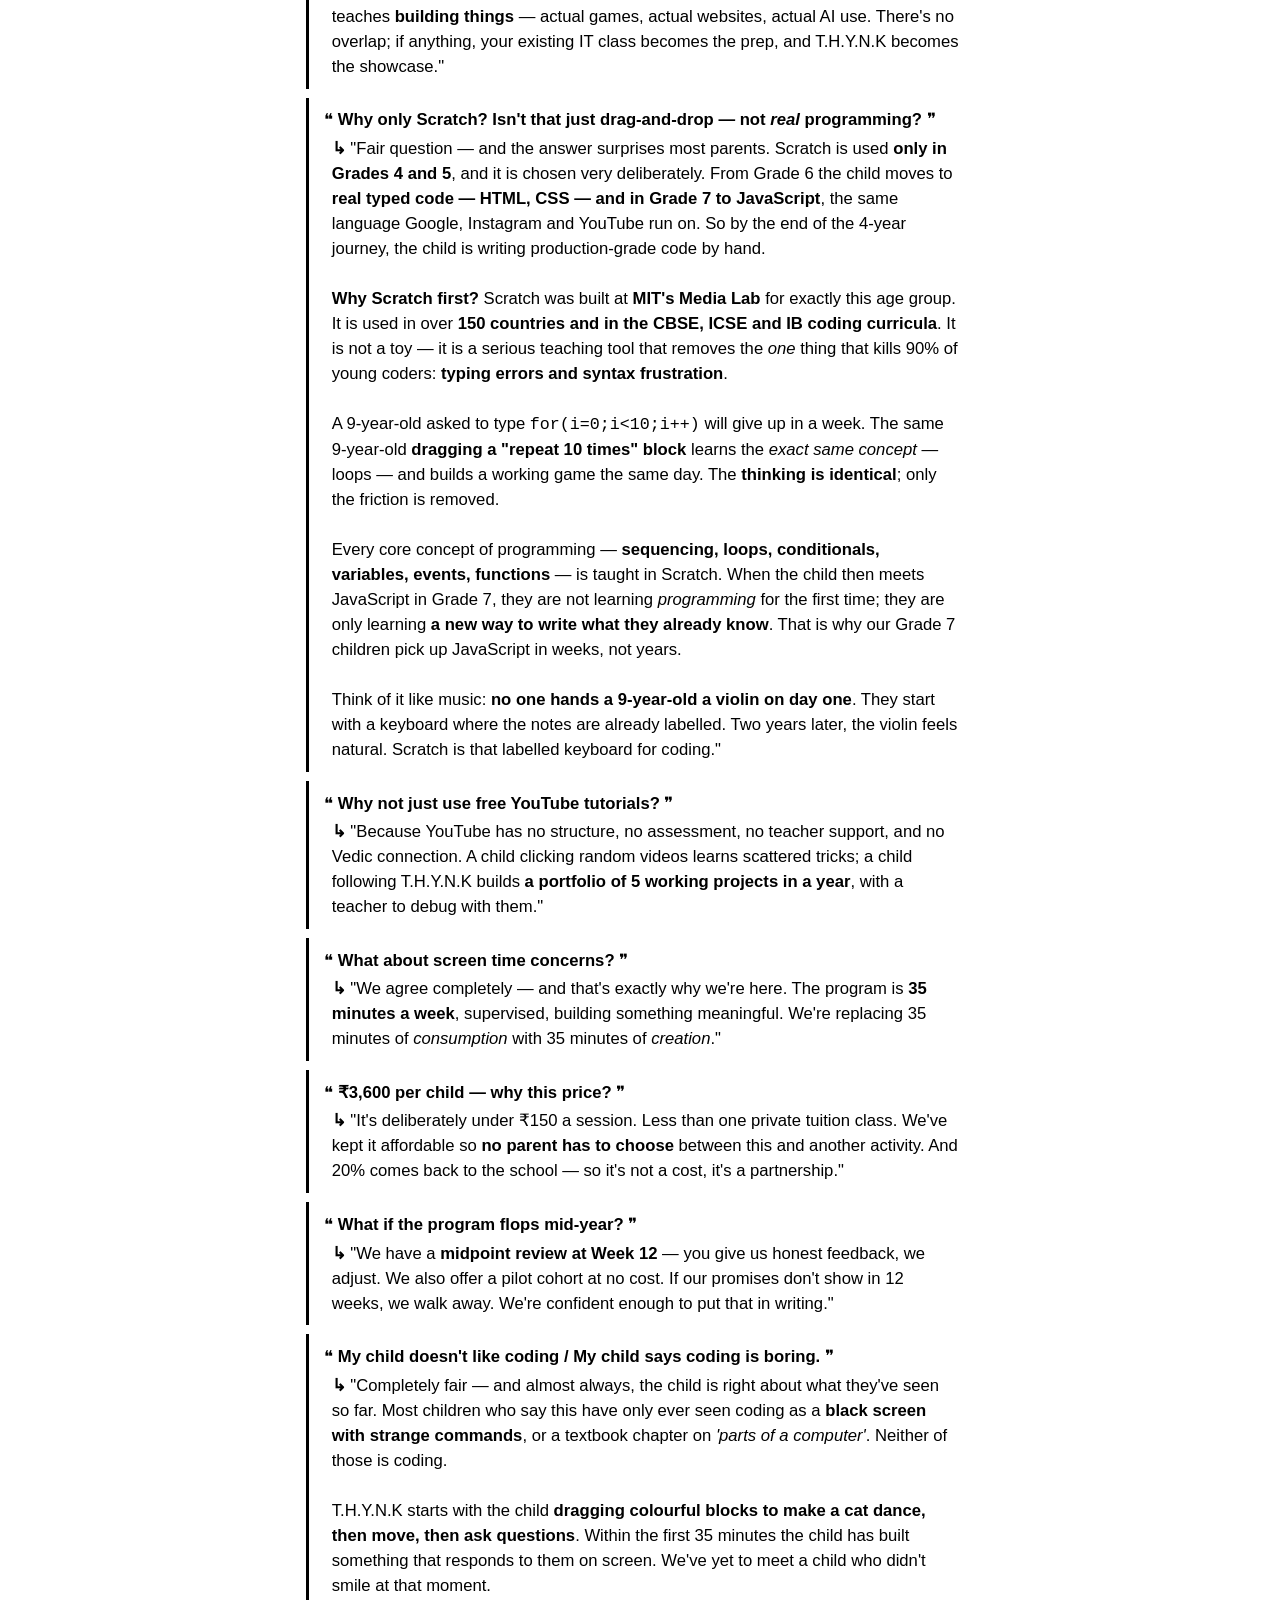
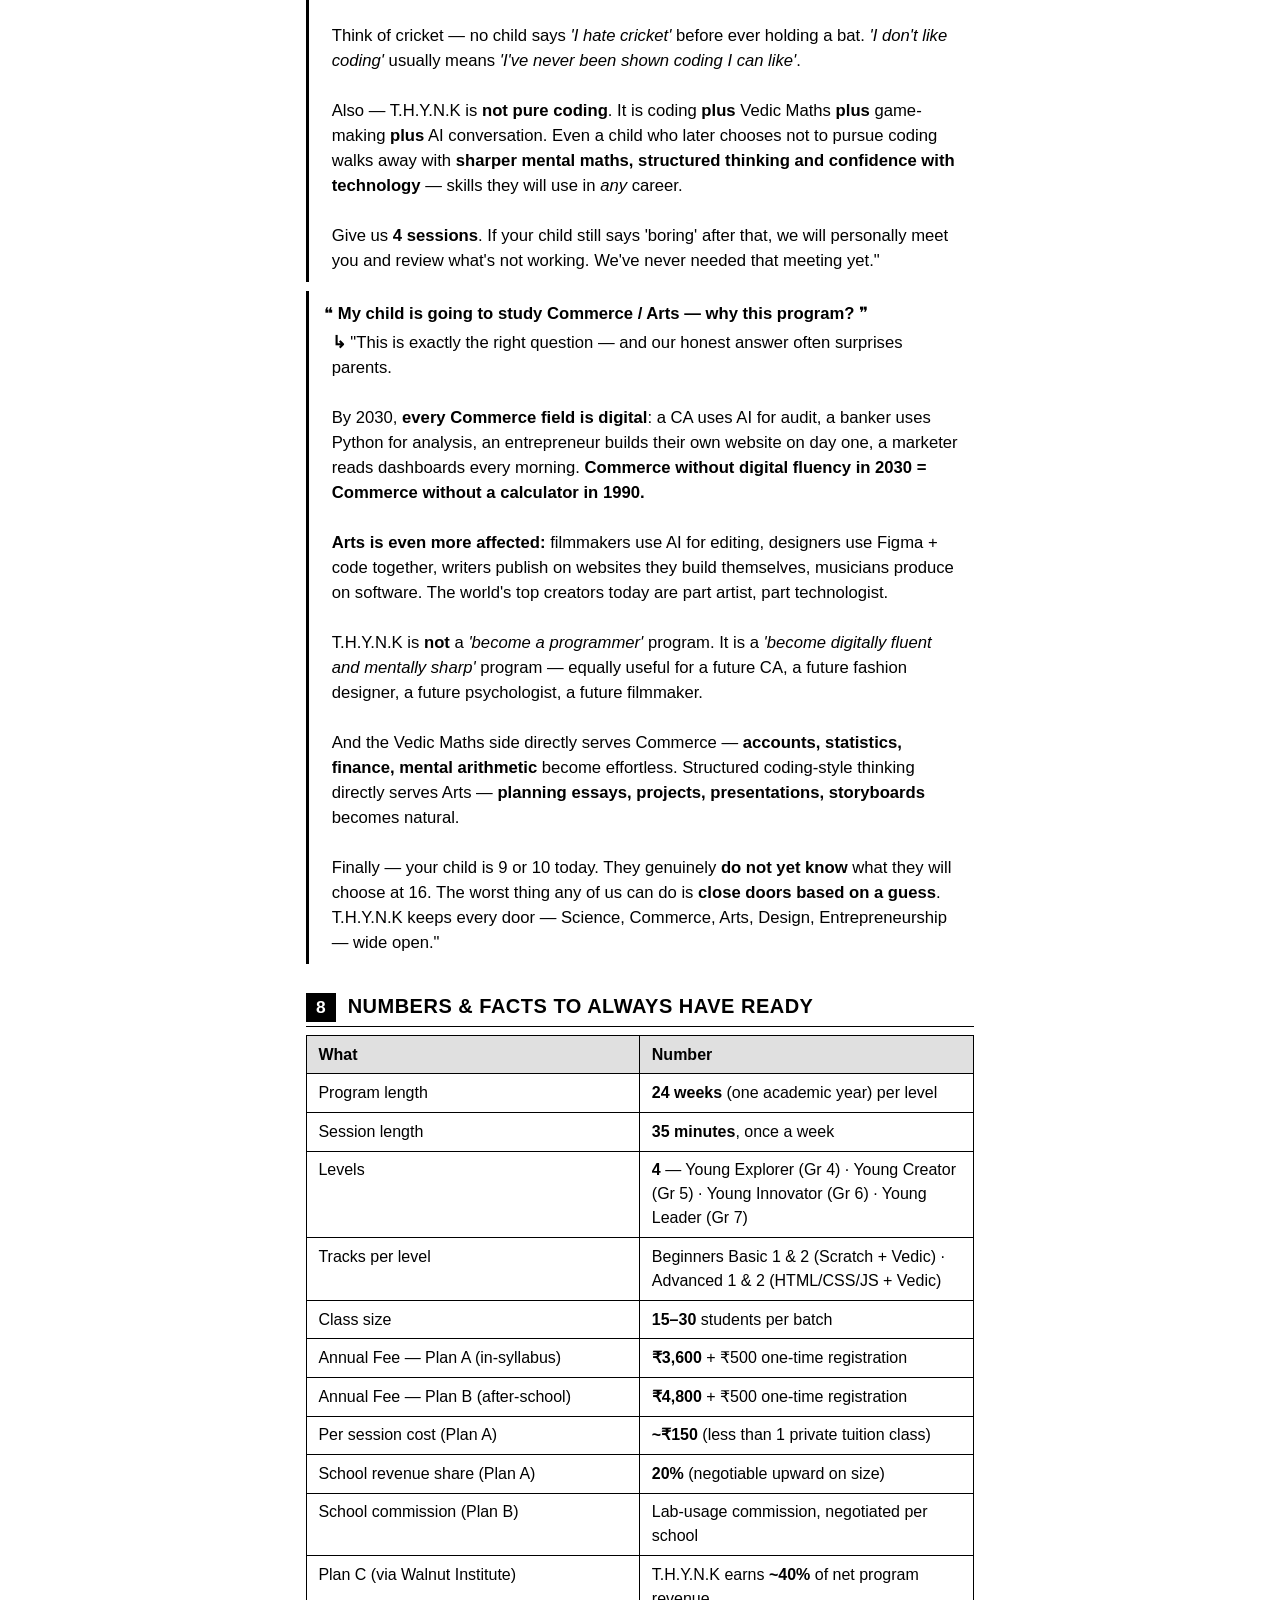
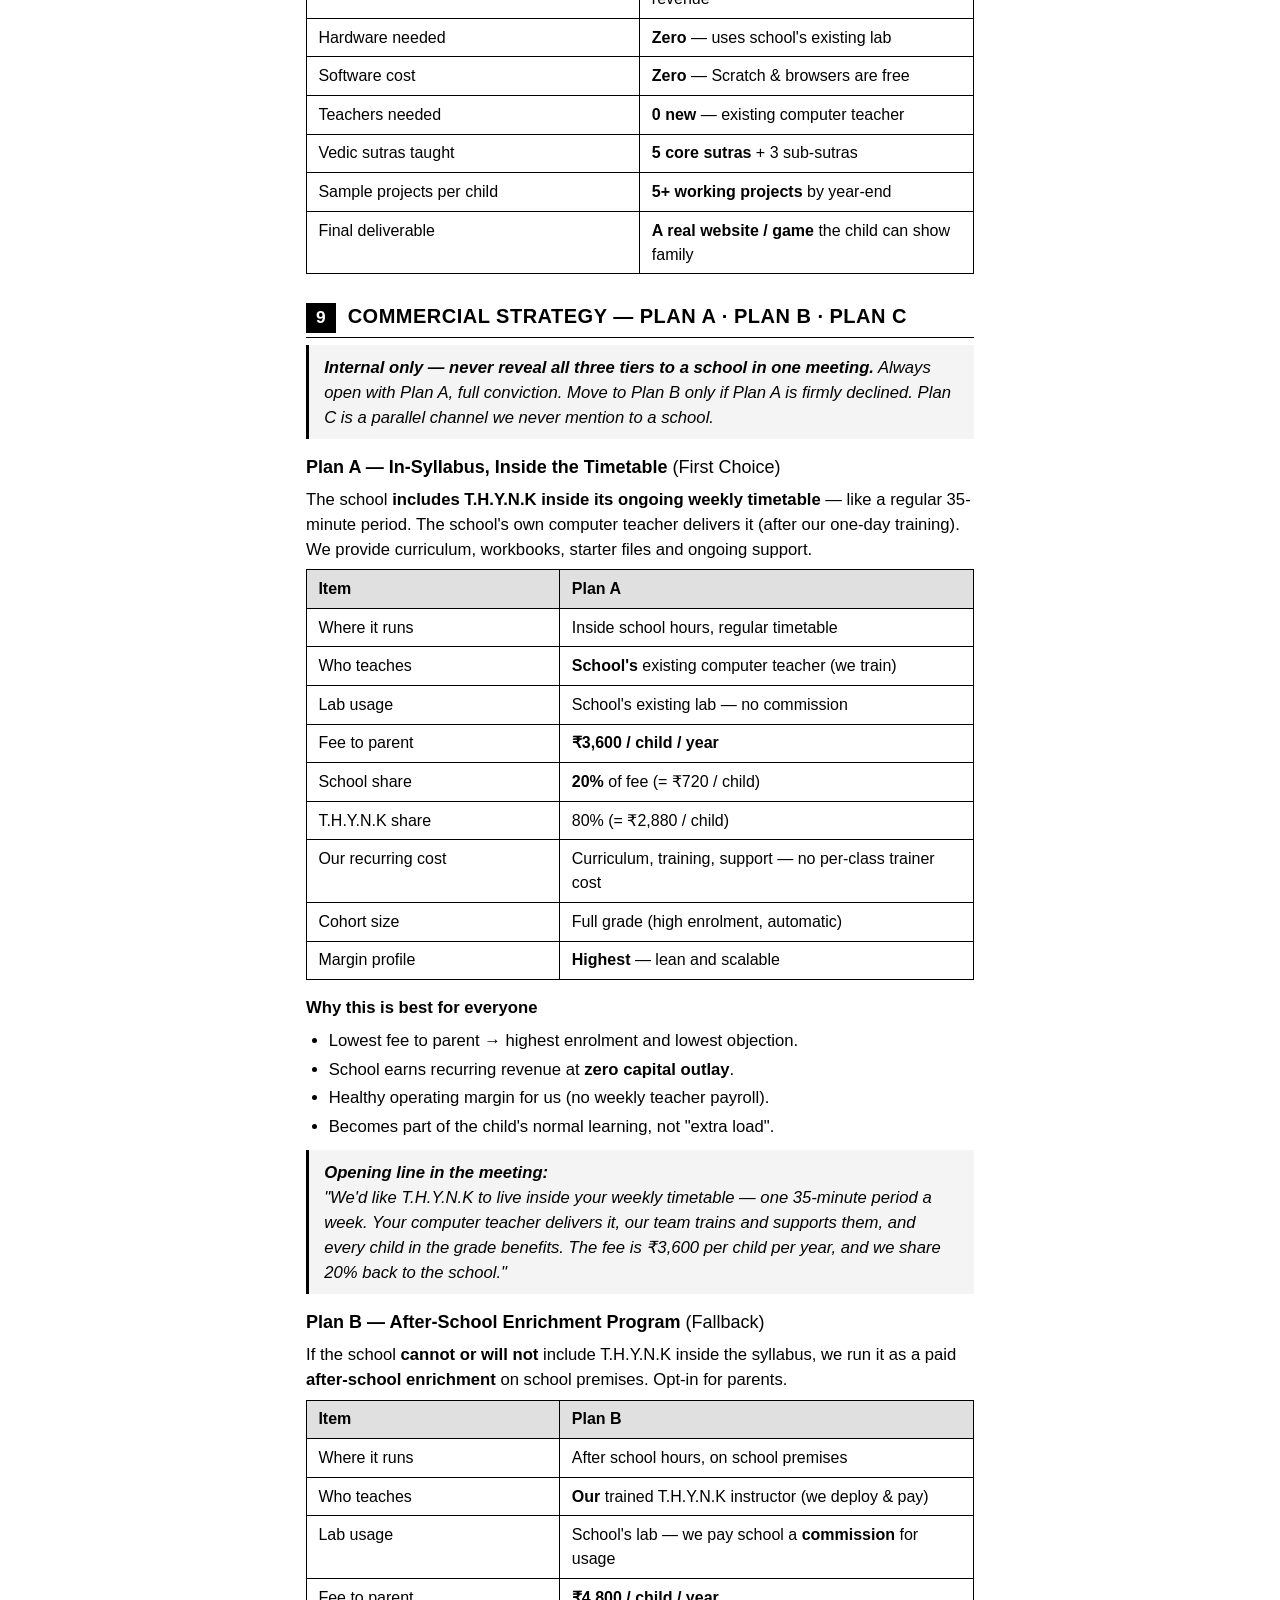
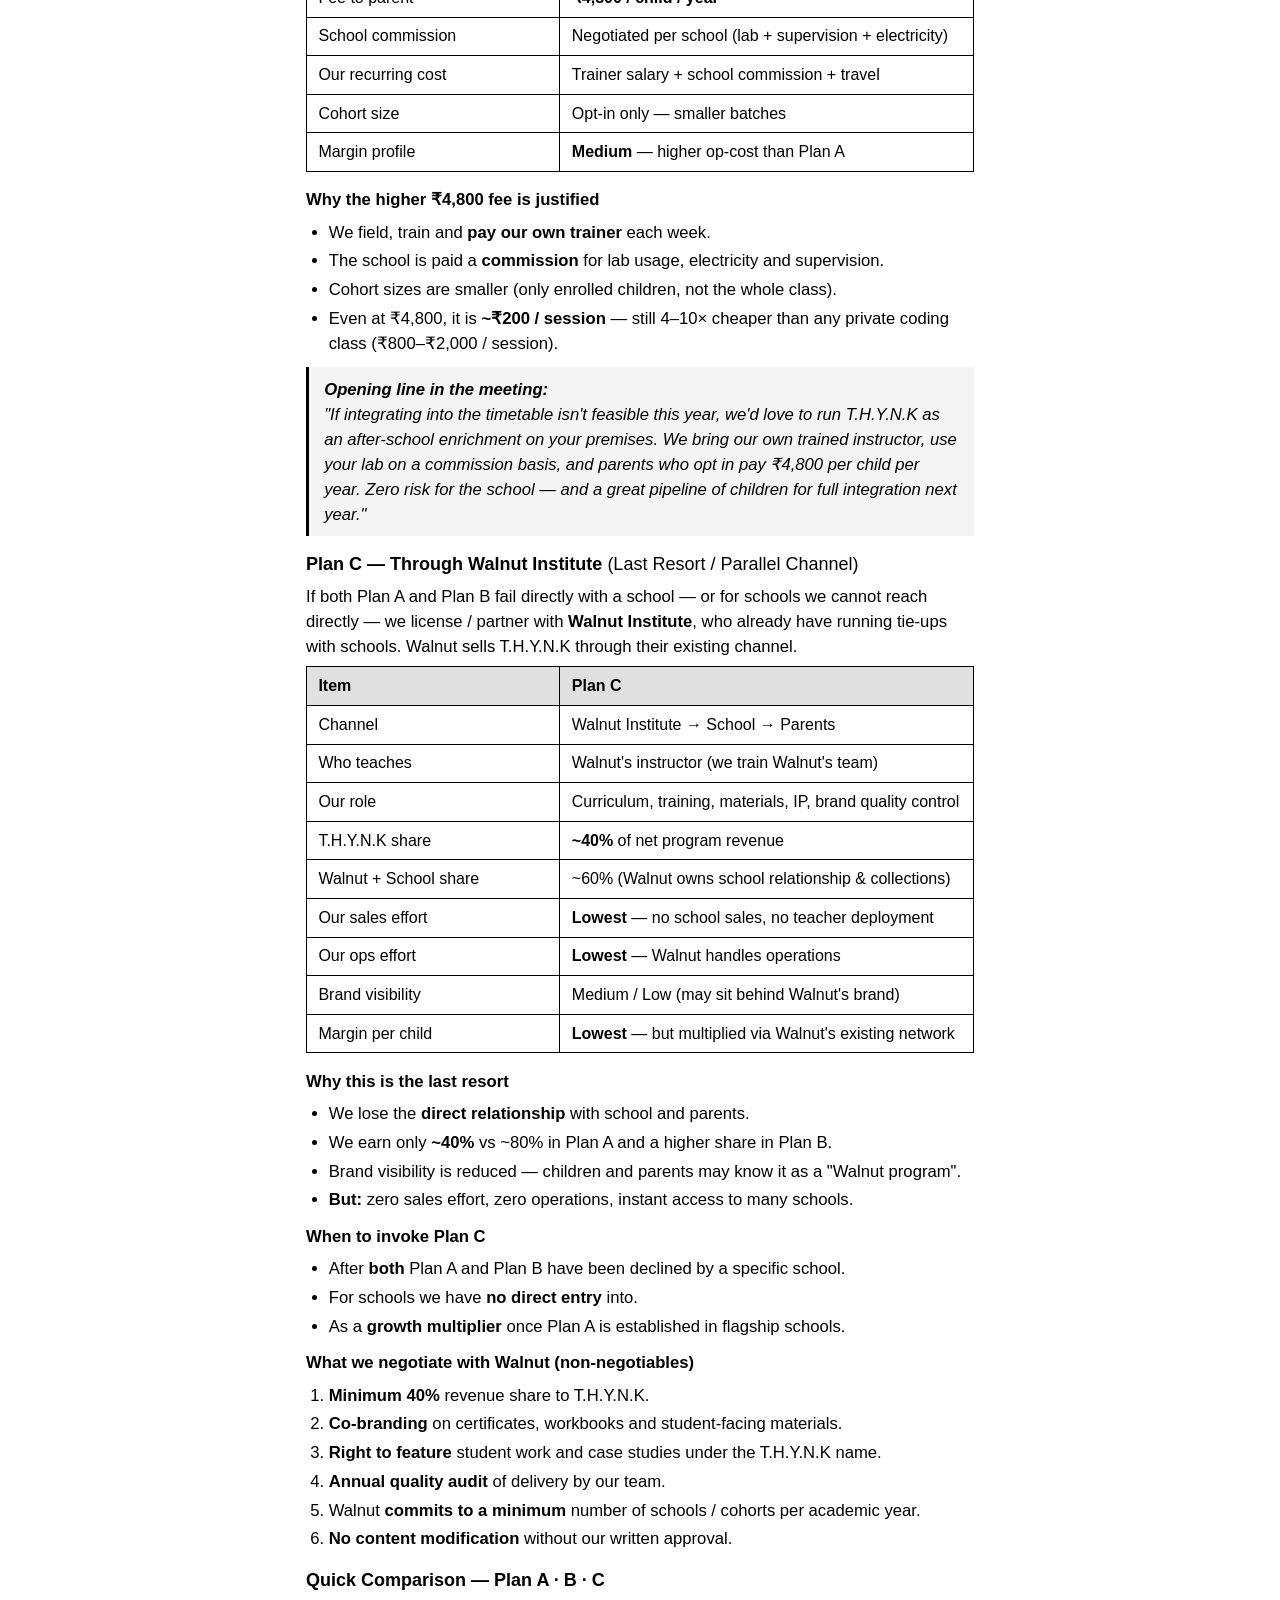
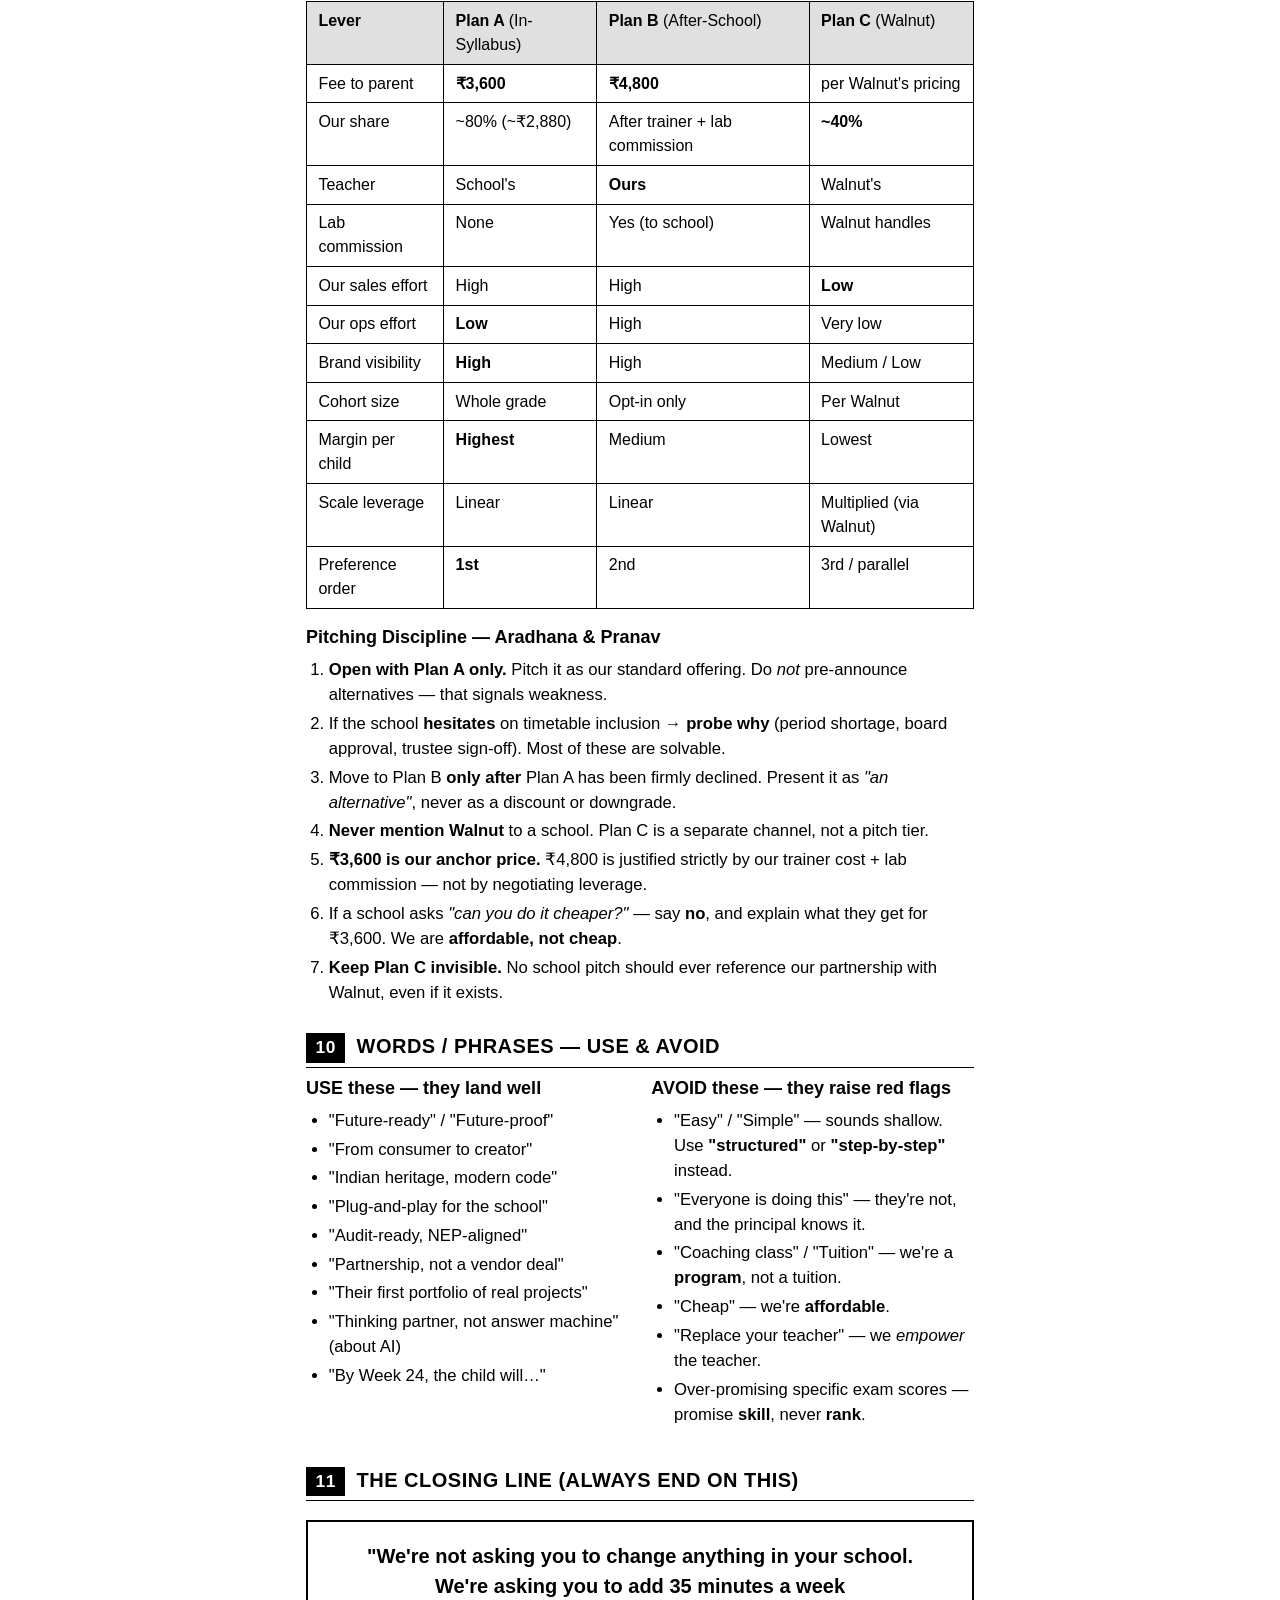
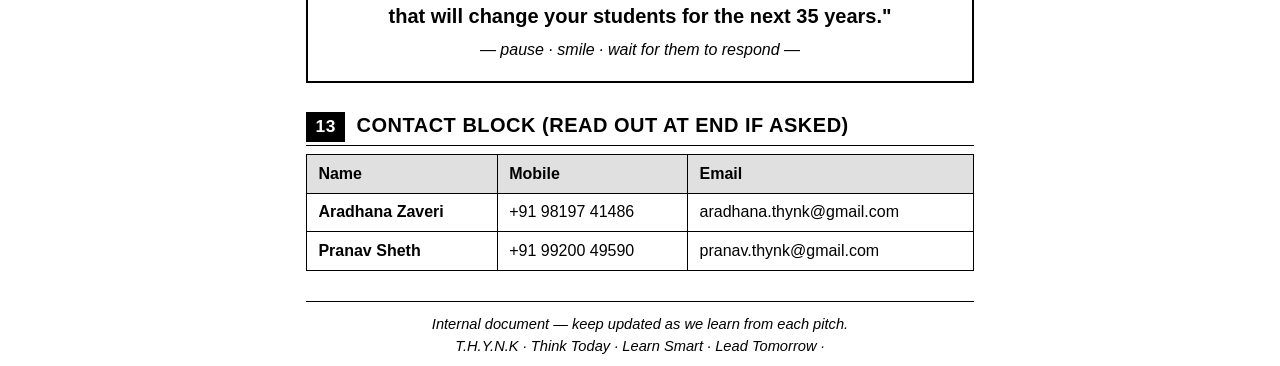
<file: THYNK_pitch_talking_points.html>
<!DOCTYPE html>
<html lang="en">
<head>
<meta charset="UTF-8" />
<meta name="viewport" content="width=device-width, initial-scale=1.0" />
<title>T.H.Y.N.K — Pitch Talking Points (Internal)</title>
<style>
  /* ============= PRINT-FIRST · BLACK & WHITE ============= */
  @page { size: A4; margin: 16mm 14mm; }

  * { box-sizing: border-box; margin: 0; padding: 0; }

  html, body {
    font-family: "Calibri", "Segoe UI", Arial, sans-serif;
    color: #000;
    background: #fff;
    font-size: 12.5pt;
    line-height: 1.5;
  }

  body {
     max-width: 182mm; 
    margin: 0 auto;
    padding: 10px;
  }

  h1 {
    font-size: 24pt;
    font-weight: 700;
    border-bottom: 2px solid #000;
    padding-bottom: 3mm;
    margin-bottom: 1.5mm;
  }
  h1 .sub {
    display: block;
    font-size: 13pt;
    font-weight: 400;
    font-style: italic;
    margin-top: 2mm;
    color: #000;
  }

  h2 {
    font-size: 15pt;
    font-weight: 700;
    margin-top: 7mm;
    margin-bottom: 2mm;
    border-bottom: 1px solid #000;
    padding-bottom: 1mm;
    page-break-after: avoid;
    text-transform: uppercase;
    letter-spacing: 0.5px;
  }
  h2 .num {
    display: inline-block;
    background: #000;
    color: #fff;
    padding: 0.5mm 2.5mm;
    margin-right: 3mm;
    font-size: 13pt;
    font-weight: 700;
    min-width: 8mm;
    text-align: center;
  }

  h3 {
    font-size: 13.5pt;
    font-weight: 700;
    margin-top: 4mm;
    margin-bottom: 1.5mm;
    page-break-after: avoid;
  }

  p { margin-bottom: 2mm; }

  ul, ol {
    margin-bottom: 3mm;
    padding-left: 6mm;
  }
  li { margin-bottom: 1mm; }
  li b { font-weight: 700; }

  blockquote {
    margin: 2mm 0 3mm;
    padding: 2.5mm 4mm;
    border-left: 3px solid #000;
    background: #f4f4f4;
    font-style: italic;
    page-break-inside: avoid;
  }

  table {
    width: 100%;
    border-collapse: collapse;
    margin: 2mm 0 4mm;
    font-size: 12pt;
    page-break-inside: avoid;
  }
  th, td {
    border: 1px solid #000;
    padding: 1.8mm 3mm;
    text-align: left;
    vertical-align: top;
  }
  th {
    background: #e0e0e0;
    font-weight: 700;
  }

  .lead {
    border: 1.5px solid #000;
    padding: 4mm 5mm;
    margin: 3mm 0 5mm;
    page-break-inside: avoid;
  }

  .objection {
    margin: 2.5mm 0;
    padding: 2.5mm 4mm 2.5mm 4mm;
    border-left: 3px solid #000;
    page-break-inside: avoid;
  }
  .objection .q {
    font-weight: 700;
    margin-bottom: 1mm;
  }
  .objection .q::before {
    content: "❝ ";
    font-weight: 400;
  }
  .objection .q::after {
    content: " ❞";
    font-weight: 400;
  }
  .objection .a {
    margin-left: 2mm;
  }
  .objection .a::before {
    content: "↳ ";
    font-weight: 700;
  }

  .two-col {
    display: grid;
    grid-template-columns: 1fr 1fr;
    gap: 6mm;
    page-break-inside: avoid;
  }
  .two-col h3 { margin-top: 0; }

  .closing {
    border: 2px solid #000;
    padding: 5mm 6mm;
    margin: 5mm 0;
    text-align: center;
    page-break-inside: avoid;
  }
  .closing .line {
    font-size: 15pt;
    font-weight: 700;
    margin-bottom: 2mm;
  }
  .closing .stage {
    font-size: 12pt;
    font-style: italic;
  }

  .pagebreak { page-break-before: always; }

  hr {
    border: none;
    border-top: 1px solid #000;
    margin: 5mm 0;
  }

  .footer-meta {
    margin-top: 8mm;
    padding-top: 3mm;
    border-top: 1px solid #000;
    font-size: 11pt;
    font-style: italic;
    text-align: center;
  }

  /* Avoid breaking a section's heading away from its first content */
  h2 + p, h2 + ul, h2 + ol, h2 + h3, h2 + .lead, h2 + table { page-break-before: avoid; }

  @media print {
    body { padding: 0; }
    .lead, .objection, .closing, table, blockquote { page-break-inside: avoid; }
  }
</style>
</head>
<body>

<h1>
  T.H.Y.N.K — Pitch Talking Points
  <span class="sub">For internal use · Keep our pitch consistent</span>
</h1>

<div class="lead">
  <b>Think Today · Learn Smart · Lead Tomorrow</b><br/>
  A 24-week, once-a-week, in-school program that teaches <b>Vedic Maths + Coding + AI fluency</b>
  together — for Grades 4 to 7.
</div>

<!-- =============================================================
     1. THE 30-SECOND PITCH
============================================================= -->
<h2><span class="num">1</span>The 30-Second Pitch <span style="font-weight:400; font-size:11.5pt; text-transform:none; letter-spacing:0;">(memorise this)</span></h2>

<blockquote>
  "T.H.Y.N.K is a once-a-week, 35-minute program for Grades 4 to 7 that teaches
  <b>Vedic Maths and Coding together</b> &mdash; using your existing computer lab and
  your existing computer teacher. Children learn to think faster mentally, code
  their own games and websites, and even use AI as a thinking partner. We provide
  everything &mdash; teacher guides, student workbooks, starter files, training. The
  school provides the room, the teacher and the slot.
  <b>&#8377;150 per session per child for a full year, with 20% revenue share back to the school.</b>"
</blockquote>


<!-- =============================================================
     2. THE CORE IDEA
============================================================= -->
<h2><span class="num">2</span>The Core Idea (one line)</h2>

<ul>
  <li>A <b>Vedic sutra</b> is a step-by-step rule to reach an answer.</li>
  <li>An <b>algorithm</b> is a step-by-step rule to reach an answer.</li>
  <li>Same thinking. Two languages. <b>We make the connection visible.</b></li>
</ul>
<p><i>Always say this once in every meeting — it lands.</i></p>


<!-- =============================================================
     3. WHY PARENTS SHOULD ENROL
============================================================= -->
<h2><span class="num">3</span>Why Parents Should Enrol Their Child</h2>

<h3>a. Future-Readiness</h3>
<ul>
  <li>By 2030, <b>every job</b> will have a digital component — medicine, agriculture, design, even sports.</li>
  <li>A child who can't read code in 2030 = a child who couldn't read English in 2000.</li>
  <li>AI is <b>not replacing programmers</b> — it is replacing people who can't work with programmers.</li>
  <li>Children who code can <i>direct</i> AI; children who don't will be <i>directed</i> by it.</li>
</ul>

<h3>b. Sharper, Faster Brain</h3>
<ul>
  <li>Vedic Maths children calculate <b>3–5× faster mentally</b> than peers using traditional methods.</li>
  <li>That speed transfers into school maths, science, and competitive exams.</li>
  <li>Coding teaches <b>structured thinking</b> — break a big problem into small, testable steps.</li>
  <li>Research (MIT, Harvard, Stanford): kids who learn Scratch show measurable gains in <b>maths, reading and logical reasoning</b> within 6–12 months.</li>
</ul>

<h3>c. Healthy Screen Time</h3>
<ul>
  <li>Today's children spend hours <b>consuming</b> YouTube, games, reels.</li>
  <li>T.H.Y.N.K flips that: in Week 1 the child becomes the <b>maker</b> of the game, not the player.</li>
  <li>Same screen, completely different relationship — productive, creative, intentional.</li>
</ul>

<h3>d. Resilience &amp; Confidence</h3>
<ul>
  <li>Code rarely works the first time. Children learn to <b>fail calmly, debug patiently, try again</b> — the most important life skill a school can give.</li>
  <li>Every project ends with the child saying <i>"I made this!"</i> — genuine confidence, not certificates.</li>
</ul>

<h3>e. Strong Indian Roots</h3>
<ul>
  <li>Vedic Maths is <b>India's own mathematical heritage</b> — older than most Western methods.</li>
  <li>Children grow up proud of their roots while being globally competitive.</li>
  <li>Parents love that we're not blindly copying the West — we're connecting our wisdom to modern tools.</li>
</ul>

<h3>f. Affordable, Inside School</h3>
<ul>
  <li><b>₹150 per session for a full year</b> — less than ONE private tuition class.</li>
  <li>No need to send the child anywhere extra — it happens inside their existing school day / Saturday.</li>
  <li>No commute, no extra time pressure, no extra tuition fatigue.</li>
</ul>

<h3>g. Real Indian Children Are Already Doing It — At 13, 14, 16</h3>
<blockquote><i>Use this to show parents this is not theory. Indian kids are already on world stages.</i></blockquote>
<ul>
  <li><b>Pranjali Awasthi</b> — Indian-origin teen who started coding around <b>age 7</b> with her IIT-engineer father, interned at a <b>university AI research lab at age 13</b>, and by <b>age 16</b> had founded an AI startup (<b>Delv.AI</b>) valued at roughly <b>₹100 crore</b>. Backed by serious global investors. <i>(Source: Moneycontrol, 2023.)</i></li>
  <li><b>Tanmay Bakshi</b> — Indian-Canadian boy who started coding at <b>age 5</b>, became an <b>IBM Watson developer at age 12</b>, has published books and addressed global tech conferences.</li>
  <li><b>Suhas Gopinath</b> (Bengaluru) — founded a global IT firm, <i>Globals Inc.</i>, at just <b>age 14</b> — recognised by the World Economic Forum.</li>
  <li><b>Shravan &amp; Sanjay Kumaran</b> (Chennai) — brothers who became among India's <b>youngest mobile app developers</b> at ages 10 and 12, with apps downloaded across the world.</li>
  <li><b>The pattern is identical in every case:</b> early exposure → small, structured projects → compounding skill → real outcomes by mid-teens.</li>
</ul>
<blockquote><b>What we say to parents:</b> “We are not promising your child will build a ₹100 crore startup. We are saying — every one of these children started <i>somewhere small, somewhere structured</i>, at the exact age your child is <b>right now</b>. We are simply giving your child that starting point — inside school, with no extra effort from you.”</blockquote>


<!-- =============================================================
     4. WHAT THE STUDENT WALKS AWAY WITH
============================================================= -->
<h2><span class="num">4</span>What the Student Walks Away With — Our 4 Levels</h2>
<p><i>Use this when a parent asks: "But what will my child actually learn?"</i></p>

<p>T.H.Y.N.K is structured as a <b>4-level journey</b> — one level per academic year, from Grade 4 to Grade 7. Each level has a name that the child carries proudly.</p>

<table>
  <tr>
    <th>Level</th><th>Name</th><th>Track</th><th>Grade</th>
  </tr>
  <tr><td><b>Level 1</b></td><td><b>Young Explorer</b></td><td>Beginners Basic 1</td><td>Grade 4</td></tr>
  <tr><td><b>Level 2</b></td><td><b>Young Creator</b></td><td>Beginners Basic 2</td><td>Grade 5</td></tr>
  <tr><td><b>Level 3</b></td><td><b>Young Innovator</b></td><td>Advanced 1</td><td>Grade 6</td></tr>
  <tr><td><b>Level 4</b></td><td><b>Young Leader</b></td><td>Advanced 2</td><td>Grade 7</td></tr>
</table>

<h3>Level 1 — Young Explorer <span style="font-weight:400;">(Beginners Basic 1 · Grade 4)</span></h3>
<ul>
  <li>First introduction to <b>Scratch</b> — drag-and-drop block coding.</li>
  <li>Build their <b>first 2 working games</b> — Guess-My-Number &amp; Times-Table Race.</li>
  <li>Master <b>sequencing, loops, basic variables</b> — the building blocks of every programming language.</li>
  <li>Vedic foundations: <i>Ekadhikena Purvena</i> (squares ending in 5), times-table shortcuts.</li>
  <li><b>Outcome:</b> the child no longer fears maths or a computer — they <i>play with both</i>.</li>
</ul>

<h3>Level 2 — Young Creator <span style="font-weight:400;">(Beginners Basic 2 · Grade 5)</span></h3>
<ul>
  <li>Deepen Scratch — <b>conditionals, operators, multiple sprites &amp; costumes</b>.</li>
  <li>Build 3 more projects — <b>Nikhilam Subtraction Wizard, Urdhva Multiplier</b>, and a <b>Final Project of their own design</b>.</li>
  <li>Vedic: <i>Nikhilam</i> (subtraction near a base), <i>Urdhva-Tiryagbhyām</i> (vertically &amp; crosswise multiplication).</li>
  <li>First guided <b>AI conversations</b> — using AI as a thinking partner, not an answer machine.</li>
  <li><b>Outcome:</b> the child can <i>imagine</i> a small game and <i>build</i> it on their own.</li>
</ul>

<h3>Level 3 — Young Innovator <span style="font-weight:400;">(Advanced 1 · Grade 6)</span></h3>
<ul>
  <li>Jump from blocks to the real world — <b>typing actual code</b>.</li>
  <li>Learn <b>HTML &amp; CSS</b> — the two languages that shape every website on the internet.</li>
  <li>Build their <b>first multi-page personal website</b>.</li>
  <li>Right-click "Inspect" on <i>any</i> website and <i>understand</i> what they're seeing.</li>
  <li>Vedic: revisit and master earlier sutras; introduce <i>Paravartya Yojayet</i> (division shortcut).</li>
  <li><b>Outcome:</b> the child stops being a <i>consumer</i> of the internet and becomes a <i>builder</i> of it.</li>
</ul>

<h3>Level 4 — Young Leader <span style="font-weight:400;">(Advanced 2 · Grade 7)</span></h3>
<ul>
  <li>Add <b>JavaScript</b> — the same language Google, Instagram and YouTube run on.</li>
  <li>Build a real, <b>published website by Week 24</b> — interactive, with logic, that the parent can visit on their phone.</li>
  <li>Use <b>AI safely and effectively</b> for code generation, debugging and explanation.</li>
  <li>Vedic: integrate sutras into JavaScript-based <b>calculators and quiz apps</b>.</li>
  <li>Present a <b>3-minute "Demo Day"</b> to peers and parents — public speaking + product thinking.</li>
  <li><b>Outcome:</b> a real portfolio + the confidence to <i>lead</i> a tech project at school or beyond.</li>
</ul>

<h3>Across All 4 Levels — Common Threads</h3>
<ul>
  <li>Learn to <b>talk to AI properly</b> — frame prompts, refine answers, treat AI as a thinking partner (we teach this safely; teacher guide has a full chapter on age-appropriate AI prompting).</li>
  <li>Speak with confidence — <b>every session ends with the child explaining their work</b> to the class.</li>
  <li>A <b>certificate at each level</b> — Young Explorer, Young Creator, Young Innovator, Young Leader — that the child earns and keeps.</li>
</ul>


<!-- =============================================================
     5. WHY THE SCHOOL SHOULD INCLUDE T.H.Y.N.K
============================================================= -->
<h2><span class="num">5</span>Why the School Should Include T.H.Y.N.K</h2>
<p><i>This is the page that gets the principal to say yes. Memorise the 7 points.</i></p>

<h3>a. NEP 2020 Compliance — Audit Ready</h3>
<ul>
  <li>NEP 2020 explicitly mandates <b>coding, computational thinking and digital fluency</b> from middle school.</li>
  <li>T.H.Y.N.K delivers this in a <b>structured, measurable, audit-ready</b> format — lesson plans, rubrics, certificates, progress trackers.</li>
  <li>We hand the school a paper trail it can show to inspectors any day.</li>
</ul>

<h3>b. Zero Capital Cost — Plug &amp; Play</h3>
<ul>
  <li>Uses the school's <b>existing</b> computer lab, <b>existing</b> computer teacher, <b>existing</b> Saturday slot.</li>
  <li>No new hardware. No software licences. No specialist hiring. No training fees for the school.</li>
  <li>All materials are <b>browser-based</b> — works on any Windows, Mac or Chromebook.</li>
</ul>

<h3>c. Builds on What Schools Already Do</h3>
<ul>
  <li>Most schools already touch Vedic Maths in middle school — we <b>deepen and modernise</b> it instead of replacing it.</li>
  <li>We don't compete with the existing maths or computer curriculum — we <b>strengthen</b> both.</li>
</ul>

<h3>d. Teacher Empowerment, Not Replacement</h3>
<ul>
  <li>We deliver a <b>One-Day Teacher Training</b> before the program starts.</li>
  <li>The school's own computer teacher delivers the program — they grow professionally, the school retains the IP of skill.</li>
  <li>We provide ongoing support, but the relationship with students stays with the school's teacher.</li>
</ul>

<h3>e. A Powerful Differentiator at Admissions</h3>
<ul>
  <li>Parents today <b>actively choose schools</b> that prepare children for the future.</li>
  <li>"Coding + Vedic Maths" is a <b>memorable, premium-sounding</b> program at admissions opens / parent meets.</li>
  <li>Easy to feature on website, brochure, and tour script.</li>
</ul>

<h3>f. Genuine Academic Lift</h3>
<ul>
  <li>Schools that piloted similar coding-with-maths programs report measurable improvement in maths scores within one academic year.</li>
  <li>Soft skills (focus, teamwork, presentation) improve as well — visible in any classroom within 8 weeks.</li>
</ul>

<h3>g. Revenue Share &mdash; A Partnership, Not a Vendor Deal</h3>
<ul>
  <li>We share <b>20% of the annual program fee</b> back to the school (negotiable upward on larger cohorts).</li>
  <li>The school earns from a flagship program at <b>zero capital outlay</b>.</li>
  <li>Funds we share back can support the lab, the teacher, or the school's own future-skills initiatives.</li>
</ul>


<!-- =============================================================
     6. THE LONG-RUN WIN-WIN-WIN
============================================================= -->
<h2><span class="num">6</span>The Long-Run Win-Win-Win</h2>
<p><i>Use this when someone asks "Why should we trust this will last?"</i></p>

<h3>For the Student (5-year horizon)</h3>
<ul>
  <li>Enters Grade 9 already knowing Scratch, HTML, CSS and JavaScript.</li>
  <li>Mental maths so strong that competitive exams (NTSE, Olympiads, JEE-Foundation, NMTC) feel <b>easier</b>.</li>
  <li>Confident with AI — uses it to <i>learn faster</i>, not to <i>cheat</i>.</li>
  <li>Has a portfolio of real projects to show — for school presentations, for college applications, for life.</li>
</ul>

<h3>For the Parent (5-year horizon)</h3>
<ul>
  <li>A child who is <b>independent on a computer</b> — homework, research, projects, creativity.</li>
  <li>A child who <b>doesn't fear maths or technology</b> — reduces tuition dependency dramatically.</li>
  <li>A child whose screen time becomes <b>an investment</b>, not a worry.</li>
  <li>Conversations at home shift from <i>"What did you study?"</i> to <i>"Show me what you made today!"</i></li>
</ul>

<h3>For the School (5-year horizon)</h3>
<ul>
  <li>Recognised in the locality as a <b>future-ready school</b>, not a "regular" school.</li>
  <li>Staff coding capability deepens — teachers become <b>trainers</b>, not just facilitators.</li>
  <li>Computer lab gets used <i>meaningfully</i> — not just for typing practice and PowerPoint.</li>
  <li>Becomes a <b>case study</b> other schools want to copy — and we make sure your school stays first.</li>
  <li>Steady additional revenue stream from year 1, growing as more grades opt in.</li>
</ul>


<!-- =============================================================
     7. ANTICIPATED OBJECTIONS
============================================================= -->
<h2><span class="num">7</span>Anticipated Objections — How We Respond</h2>
<p><i>Both of us must give the same answer. Memorise these.</i></p>

<div class="objection">
  <div class="q">We already do Vedic Maths in our school.</div>
  <div class="a">"Wonderful — that means your children are already half-way there. T.H.Y.N.K is <i>not</i> a Vedic Maths replacement; it's the <b>coding application</b> of what they already know. We sit on top of your existing programme and amplify it."</div>
</div>

<div class="objection">
  <div class="q">Our computer teacher doesn't know Vedic Maths.</div>
  <div class="a">"Perfectly fine. Our Teacher Guide assumes <b>zero Vedic Maths background</b>. The one-day training covers everything they need. The teacher learns alongside the students for the first 4 sessions — and then they're confident for life."</div>
</div>

<div class="objection">
  <div class="q">We already teach coding in school.</div>
  <div class="a">"Most schools teach <b>Office, basic typing, or theory of computers</b>. T.H.Y.N.K teaches <b>building things</b> — actual games, actual websites, actual AI use. There's no overlap; if anything, your existing IT class becomes the prep, and T.H.Y.N.K becomes the showcase."</div>
</div>

<div class="objection">
  <div class="q">Why only Scratch? Isn't that just drag-and-drop — not <i>real</i> programming?</div>
  <div class="a">
    "Fair question — and the answer surprises most parents. Scratch is used <b>only in Grades 4 and 5</b>, and it is chosen very deliberately. From Grade 6 the child moves to <b>real typed code — HTML, CSS — and in Grade 7 to JavaScript</b>, the same language Google, Instagram and YouTube run on. So by the end of the 4-year journey, the child is writing production-grade code by hand.<br><br>
    <b>Why Scratch first?</b> Scratch was built at <b>MIT's Media Lab</b> for exactly this age group. It is used in over <b>150 countries and in the CBSE, ICSE and IB coding curricula</b>. It is not a toy — it is a serious teaching tool that removes the <i>one</i> thing that kills 90% of young coders: <b>typing errors and syntax frustration</b>.<br><br>
    A 9-year-old asked to type <span style="font-family:Consolas,monospace;">for(i=0;i&lt;10;i++)</span> will give up in a week. The same 9-year-old <b>dragging a "repeat 10 times" block</b> learns the <i>exact same concept</i> — loops — and builds a working game the same day. The <b>thinking is identical</b>; only the friction is removed.<br><br>
    Every core concept of programming — <b>sequencing, loops, conditionals, variables, events, functions</b> — is taught in Scratch. When the child then meets JavaScript in Grade 7, they are not learning <i>programming</i> for the first time; they are only learning <b>a new way to write what they already know</b>. That is why our Grade 7 children pick up JavaScript in weeks, not years.<br><br>
    Think of it like music: <b>no one hands a 9-year-old a violin on day one</b>. They start with a keyboard where the notes are already labelled. Two years later, the violin feels natural. Scratch is that labelled keyboard for coding."
  </div>
</div>

<div class="objection">
  <div class="q">Why not just use free YouTube tutorials?</div>
  <div class="a">"Because YouTube has no structure, no assessment, no teacher support, and no Vedic connection. A child clicking random videos learns scattered tricks; a child following T.H.Y.N.K builds <b>a portfolio of 5 working projects in a year</b>, with a teacher to debug with them."</div>
</div>

<div class="objection">
  <div class="q">What about screen time concerns?</div>
  <div class="a">"We agree completely — and that's exactly why we're here. The program is <b>35 minutes a week</b>, supervised, building something meaningful. We're replacing 35 minutes of <i>consumption</i> with 35 minutes of <i>creation</i>."</div>
</div>

<div class="objection">
  <div class="q">&#8377;3,600 per child &mdash; why this price?</div>
  <div class="a">"It's deliberately under &#8377;150 a session. Less than one private tuition class. We've kept it affordable so <b>no parent has to choose</b> between this and another activity. And 20% comes back to the school &mdash; so it's not a cost, it's a partnership."</div>
</div>

<div class="objection">
  <div class="q">What if the program flops mid-year?</div>
  <div class="a">"We have a <b>midpoint review at Week 12</b> — you give us honest feedback, we adjust. We also offer a pilot cohort at no cost. If our promises don't show in 12 weeks, we walk away. We're confident enough to put that in writing."</div>
</div>

<div class="objection">
  <div class="q">My child doesn't like coding / My child says coding is boring.</div>
  <div class="a">
    "Completely fair — and almost always, the child is right about what they've seen so far. Most children who say this have only ever seen coding as a <b>black screen with strange commands</b>, or a textbook chapter on <i>'parts of a computer'</i>. Neither of those is coding.<br><br>
    T.H.Y.N.K starts with the child <b>dragging colourful blocks to make a cat dance, then move, then ask questions</b>. Within the first 35 minutes the child has built something that responds to them on screen. We've yet to meet a child who didn't smile at that moment.<br><br>
    Think of cricket — no child says <i>'I hate cricket'</i> before ever holding a bat. <i>'I don't like coding'</i> usually means <i>'I've never been shown coding I can like'</i>.<br><br>
    Also — T.H.Y.N.K is <b>not pure coding</b>. It is coding <b>plus</b> Vedic Maths <b>plus</b> game-making <b>plus</b> AI conversation. Even a child who later chooses not to pursue coding walks away with <b>sharper mental maths, structured thinking and confidence with technology</b> — skills they will use in <i>any</i> career.<br><br>
    Give us <b>4 sessions</b>. If your child still says 'boring' after that, we will personally meet you and review what's not working. We've never needed that meeting yet."
  </div>
</div>

<div class="objection">
  <div class="q">My child is going to study Commerce / Arts — why this program?</div>
  <div class="a">
    "This is exactly the right question — and our honest answer often surprises parents.<br><br>
    By 2030, <b>every Commerce field is digital</b>: a CA uses AI for audit, a banker uses Python for analysis, an entrepreneur builds their own website on day one, a marketer reads dashboards every morning. <b>Commerce without digital fluency in 2030 = Commerce without a calculator in 1990.</b><br><br>
    <b>Arts is even more affected:</b> filmmakers use AI for editing, designers use Figma + code together, writers publish on websites they build themselves, musicians produce on software. The world's top creators today are part artist, part technologist.<br><br>
    T.H.Y.N.K is <b>not</b> a <i>'become a programmer'</i> program. It is a <i>'become digitally fluent and mentally sharp'</i> program — equally useful for a future CA, a future fashion designer, a future psychologist, a future filmmaker.<br><br>
    And the Vedic Maths side directly serves Commerce — <b>accounts, statistics, finance, mental arithmetic</b> become effortless. Structured coding-style thinking directly serves Arts — <b>planning essays, projects, presentations, storyboards</b> becomes natural.<br><br>
    Finally — your child is 9 or 10 today. They genuinely <b>do not yet know</b> what they will choose at 16. The worst thing any of us can do is <b>close doors based on a guess</b>. T.H.Y.N.K keeps every door — Science, Commerce, Arts, Design, Entrepreneurship — wide open."
  </div>
</div>


<!-- =============================================================
     8. NUMBERS & FACTS
============================================================= -->
<h2><span class="num">8</span>Numbers &amp; Facts to Always Have Ready</h2>

<table>
  <tr><th style="width: 50%;">What</th><th>Number</th></tr>
  <tr><td>Program length</td><td><b>24 weeks</b> (one academic year) per level</td></tr>
  <tr><td>Session length</td><td><b>35 minutes</b>, once a week</td></tr>
  <tr><td>Levels</td><td><b>4</b> — Young Explorer (Gr 4) · Young Creator (Gr 5) · Young Innovator (Gr 6) · Young Leader (Gr 7)</td></tr>
  <tr><td>Tracks per level</td><td>Beginners Basic 1 &amp; 2 (Scratch + Vedic) · Advanced 1 &amp; 2 (HTML/CSS/JS + Vedic)</td></tr>
  <tr><td>Class size</td><td><b>15–30</b> students per batch</td></tr>
  <tr><td>Annual Fee &mdash; Plan A (in-syllabus)</td><td><b>&#8377;3,600</b> + &#8377;500 one-time registration</td></tr>
  <tr><td>Annual Fee &mdash; Plan B (after-school)</td><td><b>&#8377;4,800</b> + &#8377;500 one-time registration</td></tr>
  <tr><td>Per session cost (Plan A)</td><td><b>~&#8377;150</b> (less than 1 private tuition class)</td></tr>
  <tr><td>School revenue share (Plan A)</td><td><b>20%</b> (negotiable upward on size)</td></tr>
  <tr><td>School commission (Plan B)</td><td>Lab-usage commission, negotiated per school</td></tr>
  <tr><td>Plan C (via Walnut Institute)</td><td>T.H.Y.N.K earns <b>~40%</b> of net program revenue</td></tr>
  <tr><td>Hardware needed</td><td><b>Zero</b> — uses school's existing lab</td></tr>
  <tr><td>Software cost</td><td><b>Zero</b> — Scratch &amp; browsers are free</td></tr>
  <tr><td>Teachers needed</td><td><b>0 new</b> — existing computer teacher</td></tr>
  <tr><td>Vedic sutras taught</td><td><b>5 core sutras</b> + 3 sub-sutras</td></tr>
  <tr><td>Sample projects per child</td><td><b>5+ working projects</b> by year-end</td></tr>
  <tr><td>Final deliverable</td><td><b>A real website / game</b> the child can show family</td></tr>
</table>


<!-- =============================================================
     9. COMMERCIAL STRATEGY — PLAN A · B · C
============================================================= -->
<h2><span class="num">9</span>Commercial Strategy &mdash; Plan A &middot; Plan B &middot; Plan C</h2>

<blockquote>
  <b>Internal only &mdash; never reveal all three tiers to a school in one meeting.</b>
  Always open with Plan A, full conviction. Move to Plan B only if Plan A is firmly declined.
  Plan C is a parallel channel we never mention to a school.
</blockquote>

<h3>Plan A &mdash; In-Syllabus, Inside the Timetable <span style="font-weight:400;">(First Choice)</span></h3>
<p>The school <b>includes T.H.Y.N.K inside its ongoing weekly timetable</b> &mdash; like a regular 35-minute period. The school's own computer teacher delivers it (after our one-day training). We provide curriculum, workbooks, starter files and ongoing support.</p>

<table>
  <tr><th style="width: 38%;">Item</th><th>Plan A</th></tr>
  <tr><td>Where it runs</td><td>Inside school hours, regular timetable</td></tr>
  <tr><td>Who teaches</td><td><b>School's</b> existing computer teacher (we train)</td></tr>
  <tr><td>Lab usage</td><td>School's existing lab &mdash; no commission</td></tr>
  <tr><td>Fee to parent</td><td><b>&#8377;3,600 / child / year</b></td></tr>
  <tr><td>School share</td><td><b>20%</b> of fee  (= &#8377;720 / child)</td></tr>
  <tr><td>T.H.Y.N.K share</td><td>80% (= &#8377;2,880 / child)</td></tr>
  <tr><td>Our recurring cost</td><td>Curriculum, training, support &mdash; no per-class trainer cost</td></tr>
  <tr><td>Cohort size</td><td>Full grade (high enrolment, automatic)</td></tr>
  <tr><td>Margin profile</td><td><b>Highest</b> &mdash; lean and scalable</td></tr>
</table>

<p><b>Why this is best for everyone</b></p>
<ul>
  <li>Lowest fee to parent &rarr; highest enrolment and lowest objection.</li>
  <li>School earns recurring revenue at <b>zero capital outlay</b>.</li>
  <li>Healthy operating margin for us (no weekly teacher payroll).</li>
  <li>Becomes part of the child's normal learning, not "extra load".</li>
</ul>

<blockquote>
  <b>Opening line in the meeting:</b><br/>
  "We'd like T.H.Y.N.K to live <i>inside</i> your weekly timetable &mdash; one 35-minute period a week. Your computer teacher delivers it, our team trains and supports them, and every child in the grade benefits. The fee is &#8377;3,600 per child per year, and we share 20% back to the school."
</blockquote>

<h3>Plan B &mdash; After-School Enrichment Program <span style="font-weight:400;">(Fallback)</span></h3>
<p>If the school <b>cannot or will not</b> include T.H.Y.N.K inside the syllabus, we run it as a paid <b>after-school enrichment</b> on school premises. Opt-in for parents.</p>

<table>
  <tr><th style="width: 38%;">Item</th><th>Plan B</th></tr>
  <tr><td>Where it runs</td><td>After school hours, on school premises</td></tr>
  <tr><td>Who teaches</td><td><b>Our</b> trained T.H.Y.N.K instructor (we deploy &amp; pay)</td></tr>
  <tr><td>Lab usage</td><td>School's lab &mdash; we pay school a <b>commission</b> for usage</td></tr>
  <tr><td>Fee to parent</td><td><b>&#8377;4,800 / child / year</b></td></tr>
  <tr><td>School commission</td><td>Negotiated per school (lab + supervision + electricity)</td></tr>
  <tr><td>Our recurring cost</td><td>Trainer salary + school commission + travel</td></tr>
  <tr><td>Cohort size</td><td>Opt-in only &mdash; smaller batches</td></tr>
  <tr><td>Margin profile</td><td><b>Medium</b> &mdash; higher op-cost than Plan A</td></tr>
</table>

<p><b>Why the higher &#8377;4,800 fee is justified</b></p>
<ul>
  <li>We field, train and <b>pay our own trainer</b> each week.</li>
  <li>The school is paid a <b>commission</b> for lab usage, electricity and supervision.</li>
  <li>Cohort sizes are smaller (only enrolled children, not the whole class).</li>
  <li>Even at &#8377;4,800, it is <b>~&#8377;200 / session</b> &mdash; still 4&ndash;10&times; cheaper than any private coding class (&#8377;800&ndash;&#8377;2,000 / session).</li>
</ul>

<blockquote>
  <b>Opening line in the meeting:</b><br/>
  "If integrating into the timetable isn't feasible this year, we'd love to run T.H.Y.N.K as an after-school enrichment on your premises. We bring our own trained instructor, use your lab on a commission basis, and parents who opt in pay &#8377;4,800 per child per year. Zero risk for the school &mdash; and a great pipeline of children for full integration next year."
</blockquote>

<h3>Plan C &mdash; Through Walnut Institute <span style="font-weight:400;">(Last Resort / Parallel Channel)</span></h3>
<p>If both Plan A and Plan B fail directly with a school &mdash; or for schools we cannot reach directly &mdash; we license / partner with <b>Walnut Institute</b>, who already have running tie-ups with schools. Walnut sells T.H.Y.N.K through their existing channel.</p>

<table>
  <tr><th style="width: 38%;">Item</th><th>Plan C</th></tr>
  <tr><td>Channel</td><td>Walnut Institute &rarr; School &rarr; Parents</td></tr>
  <tr><td>Who teaches</td><td>Walnut's instructor (we train Walnut's team)</td></tr>
  <tr><td>Our role</td><td>Curriculum, training, materials, IP, brand quality control</td></tr>
  <tr><td>T.H.Y.N.K share</td><td><b>~40%</b> of net program revenue</td></tr>
  <tr><td>Walnut + School share</td><td>~60% (Walnut owns school relationship &amp; collections)</td></tr>
  <tr><td>Our sales effort</td><td><b>Lowest</b> &mdash; no school sales, no teacher deployment</td></tr>
  <tr><td>Our ops effort</td><td><b>Lowest</b> &mdash; Walnut handles operations</td></tr>
  <tr><td>Brand visibility</td><td>Medium / Low (may sit behind Walnut's brand)</td></tr>
  <tr><td>Margin per child</td><td><b>Lowest</b> &mdash; but multiplied via Walnut's existing network</td></tr>
</table>

<p><b>Why this is the last resort</b></p>
<ul>
  <li>We lose the <b>direct relationship</b> with school and parents.</li>
  <li>We earn only <b>~40%</b> vs ~80% in Plan A and a higher share in Plan B.</li>
  <li>Brand visibility is reduced &mdash; children and parents may know it as a "Walnut program".</li>
  <li><b>But:</b> zero sales effort, zero operations, instant access to many schools.</li>
</ul>

<p><b>When to invoke Plan C</b></p>
<ul>
  <li>After <b>both</b> Plan A and Plan B have been declined by a specific school.</li>
  <li>For schools we have <b>no direct entry</b> into.</li>
  <li>As a <b>growth multiplier</b> once Plan A is established in flagship schools.</li>
</ul>

<p><b>What we negotiate with Walnut (non-negotiables)</b></p>
<ol>
  <li><b>Minimum 40%</b> revenue share to T.H.Y.N.K.</li>
  <li><b>Co-branding</b> on certificates, workbooks and student-facing materials.</li>
  <li><b>Right to feature</b> student work and case studies under the T.H.Y.N.K name.</li>
  <li><b>Annual quality audit</b> of delivery by our team.</li>
  <li>Walnut <b>commits to a minimum</b> number of schools / cohorts per academic year.</li>
  <li><b>No content modification</b> without our written approval.</li>
</ol>

<h3>Quick Comparison &mdash; Plan A &middot; B &middot; C</h3>
<table>
  <tr>
    <th>Lever</th>
    <th>Plan A <span style="font-weight:400;">(In-Syllabus)</span></th>
    <th>Plan B <span style="font-weight:400;">(After-School)</span></th>
    <th>Plan C <span style="font-weight:400;">(Walnut)</span></th>
  </tr>
  <tr><td>Fee to parent</td><td><b>&#8377;3,600</b></td><td><b>&#8377;4,800</b></td><td>per Walnut's pricing</td></tr>
  <tr><td>Our share</td><td>~80% (~&#8377;2,880)</td><td>After trainer + lab commission</td><td><b>~40%</b></td></tr>
  <tr><td>Teacher</td><td>School's</td><td><b>Ours</b></td><td>Walnut's</td></tr>
  <tr><td>Lab commission</td><td>None</td><td>Yes (to school)</td><td>Walnut handles</td></tr>
  <tr><td>Our sales effort</td><td>High</td><td>High</td><td><b>Low</b></td></tr>
  <tr><td>Our ops effort</td><td><b>Low</b></td><td>High</td><td>Very low</td></tr>
  <tr><td>Brand visibility</td><td><b>High</b></td><td>High</td><td>Medium / Low</td></tr>
  <tr><td>Cohort size</td><td>Whole grade</td><td>Opt-in only</td><td>Per Walnut</td></tr>
  <tr><td>Margin per child</td><td><b>Highest</b></td><td>Medium</td><td>Lowest</td></tr>
  <tr><td>Scale leverage</td><td>Linear</td><td>Linear</td><td>Multiplied (via Walnut)</td></tr>
  <tr><td>Preference order</td><td><b>1st</b></td><td>2nd</td><td>3rd / parallel</td></tr>
</table>

<h3>Pitching Discipline &mdash; Aradhana &amp; Pranav</h3>
<ol>
  <li><b>Open with Plan A only.</b> Pitch it as our standard offering. Do <i>not</i> pre-announce alternatives &mdash; that signals weakness.</li>
  <li>If the school <b>hesitates</b> on timetable inclusion &rarr; <b>probe why</b> (period shortage, board approval, trustee sign-off). Most of these are solvable.</li>
  <li>Move to Plan B <b>only after</b> Plan A has been firmly declined. Present it as <i>"an alternative"</i>, never as a discount or downgrade.</li>
  <li><b>Never mention Walnut</b> to a school. Plan C is a separate channel, not a pitch tier.</li>
  <li><b>&#8377;3,600 is our anchor price.</b> &#8377;4,800 is justified strictly by our trainer cost + lab commission &mdash; not by negotiating leverage.</li>
  <li>If a school asks <i>"can you do it cheaper?"</i> &mdash; say <b>no</b>, and explain what they get for &#8377;3,600. We are <b>affordable, not cheap</b>.</li>
  <li><b>Keep Plan C invisible.</b> No school pitch should ever reference our partnership with Walnut, even if it exists.</li>
</ol>


<!-- =============================================================
     10. WORDS / PHRASES TO USE & AVOID
============================================================= -->
<h2><span class="num">10</span>Words / Phrases &mdash; Use &amp; Avoid</h2>

<div class="two-col">
  <div>
    <h3>USE these — they land well</h3>
    <ul>
      <li>"Future-ready" / "Future-proof"</li>
      <li>"From consumer to creator"</li>
      <li>"Indian heritage, modern code"</li>
      <li>"Plug-and-play for the school"</li>
      <li>"Audit-ready, NEP-aligned"</li>
      <li>"Partnership, not a vendor deal"</li>
      <li>"Their first portfolio of real projects"</li>
      <li>"Thinking partner, not answer machine" (about AI)</li>
      <li>"By Week 24, the child will…"</li>
    </ul>
  </div>
  <div>
    <h3>AVOID these — they raise red flags</h3>
    <ul>
      <li>"Easy" / "Simple" — sounds shallow. Use <b>"structured"</b> or <b>"step-by-step"</b> instead.</li>
      <li>"Everyone is doing this" — they're not, and the principal knows it.</li>
      <li>"Coaching class" / "Tuition" — we're a <b>program</b>, not a tuition.</li>
      <li>"Cheap" — we're <b>affordable</b>.</li>
      <li>"Replace your teacher" — we <i>empower</i> the teacher.</li>
      <li>Over-promising specific exam scores — promise <b>skill</b>, never <b>rank</b>.</li>
    </ul>
  </div>
</div>


<!-- =============================================================
     11. CLOSING LINE
============================================================= -->
<h2><span class="num">11</span>The Closing Line (always end on this)</h2>

<div class="closing">
  <div class="line">
    "We're not asking you to change anything in your school.<br/>
    We're asking you to <b>add 35 minutes a week</b><br/>
    that will change your students for the next 35 years."
  </div>
  <div class="stage">— pause · smile · wait for them to respond —</div>
</div>


<!-- =============================================================
     12. NEXT STEPS
============================================================= -->
<!-- <h2><span class="num">12</span>Next Steps We Offer at Every Meeting</h2>

<ol>
  <li><b>30-minute meeting</b> with academic coordinator + computer teacher.</li>
  <li><b>Live walkthrough of one complete sample session</b> (we have the workbook ready — show it).</li>
  <li><b>Pilot cohort offer</b> — full kit, full training, full support at <b>no cost</b> for one batch in the upcoming academic year.</li>
  <li><b>Midpoint review at Week 12</b> — honest feedback, mutual exit if it's not working.</li>
  <li><b>Decision needed by</b> ____________________ <i>(fill in date based on pilot start)</i></li>
</ol> -->


<!-- =============================================================
     13. CONTACT BLOCK
============================================================= -->
<h2><span class="num">13</span>Contact Block (read out at end if asked)</h2>

<table>
  <tr>
    <th>Name</th>
    <th>Mobile</th>
    <th>Email</th>
  </tr>
  <tr>
    <td><b>Aradhana Zaveri</b></td>
    <td>+91 98197 41486</td>
    <td>aradhana.thynk@gmail.com</td>
  </tr>
  <tr>
    <td><b>Pranav Sheth</b></td>
    <td>+91 99200 49590</td>
    <td>pranav.thynk@gmail.com</td>
  </tr>
</table>


<div class="footer-meta">
  Internal document — keep updated as we learn from each pitch.<br/>
  T.H.Y.N.K · Think Today · Learn Smart · Lead Tomorrow ·
</div>

</body>
</html>
</file>
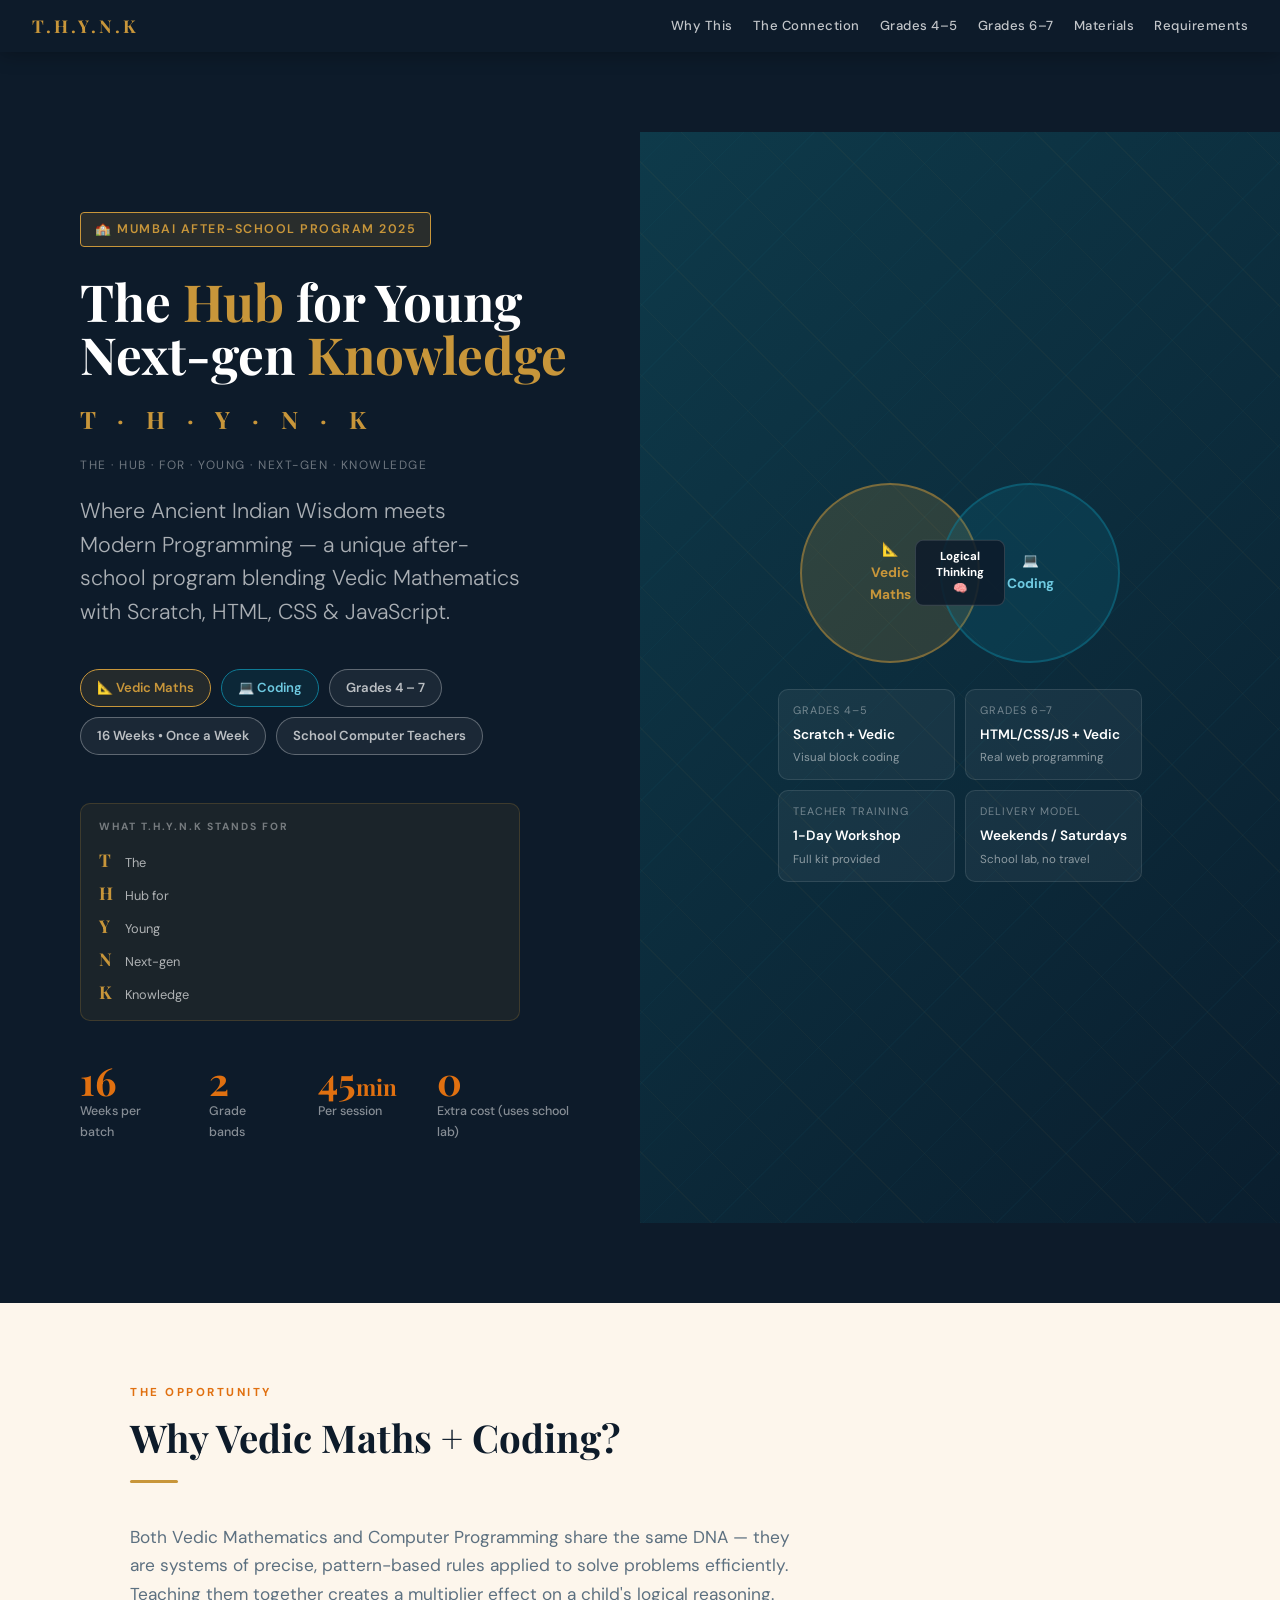
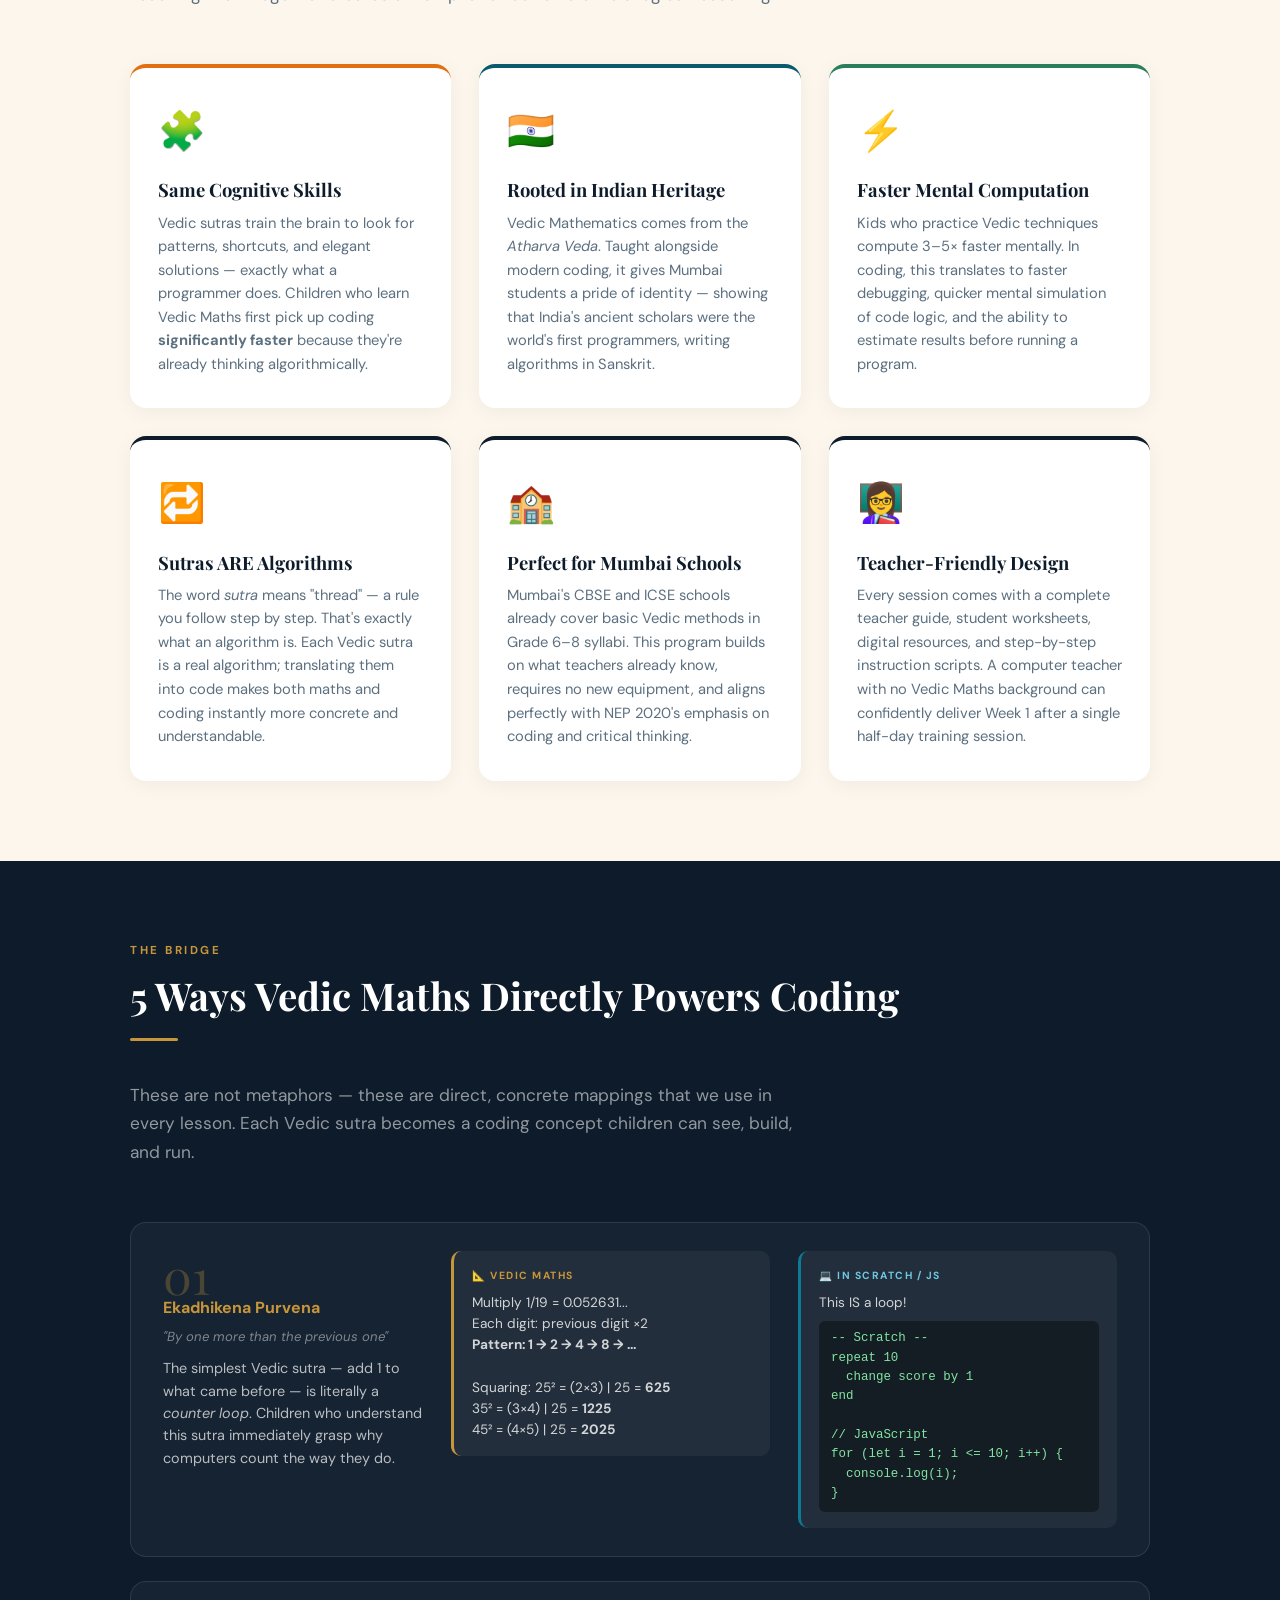
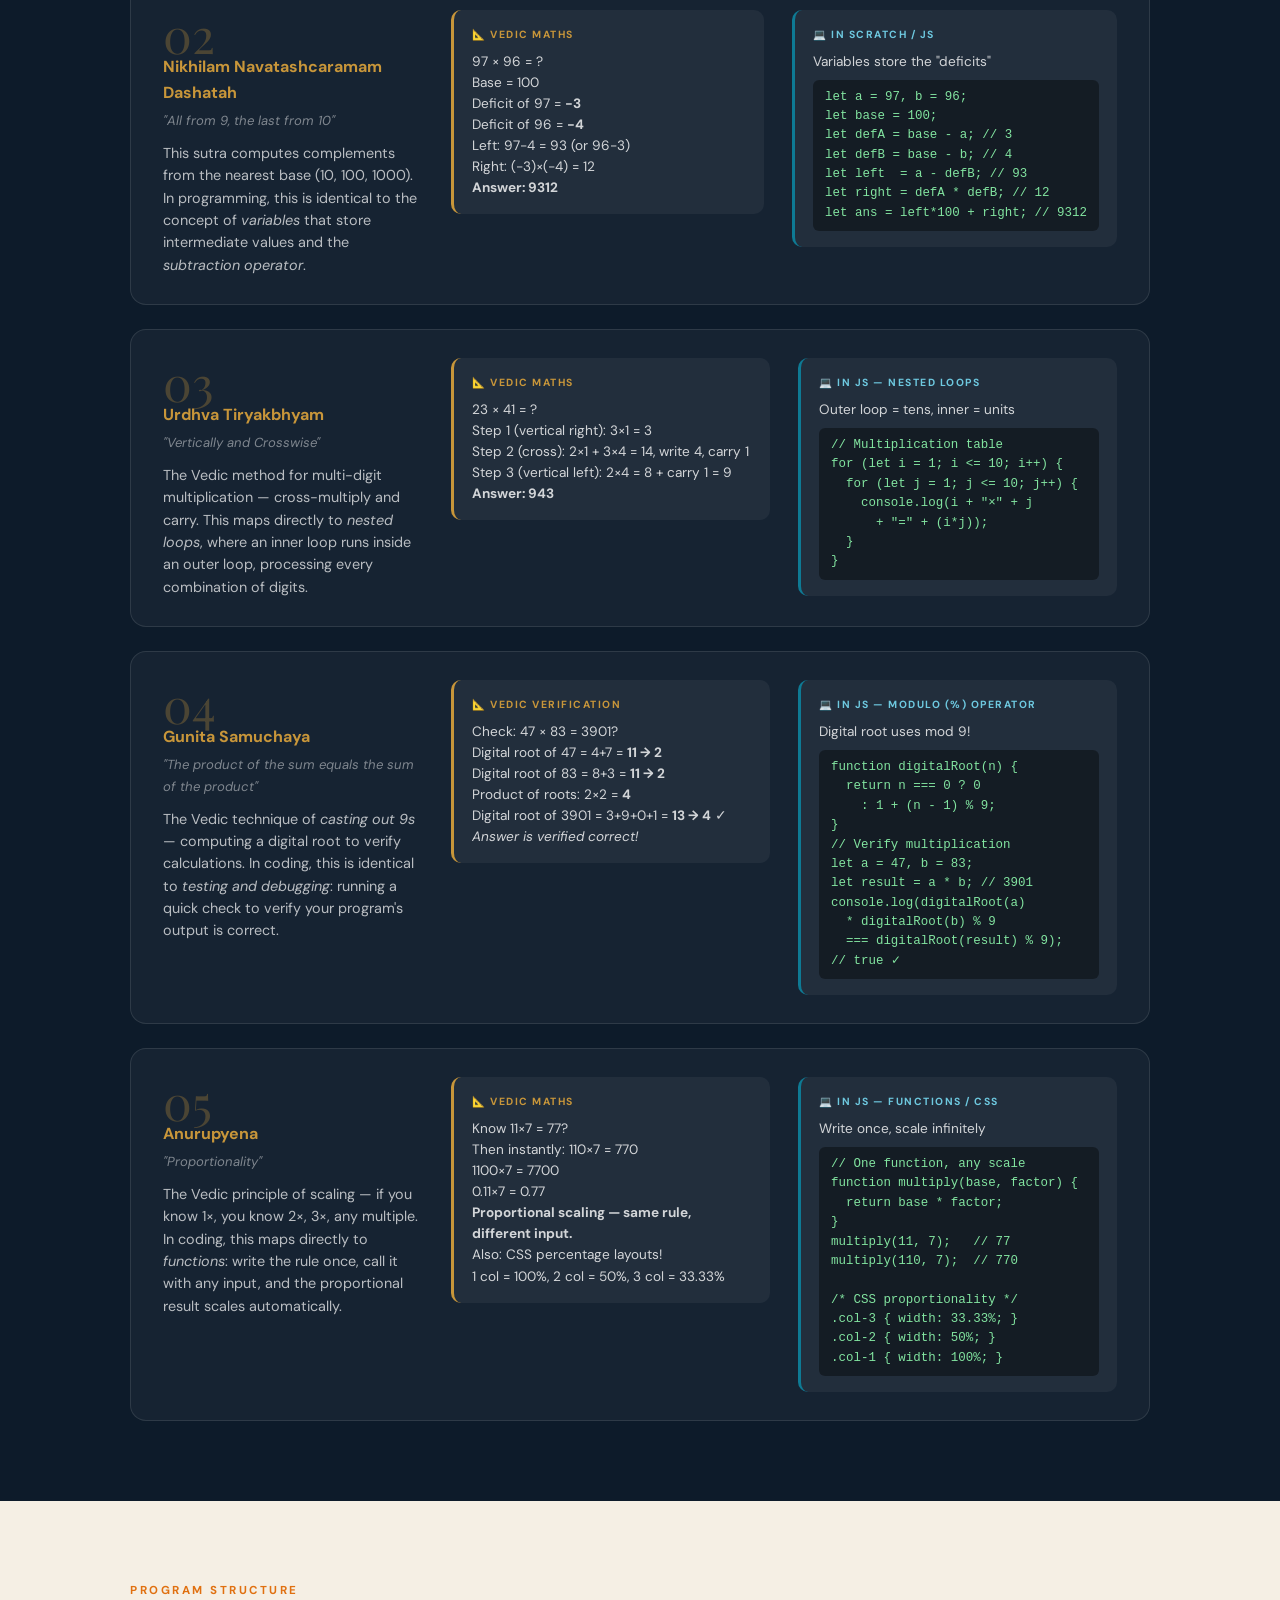
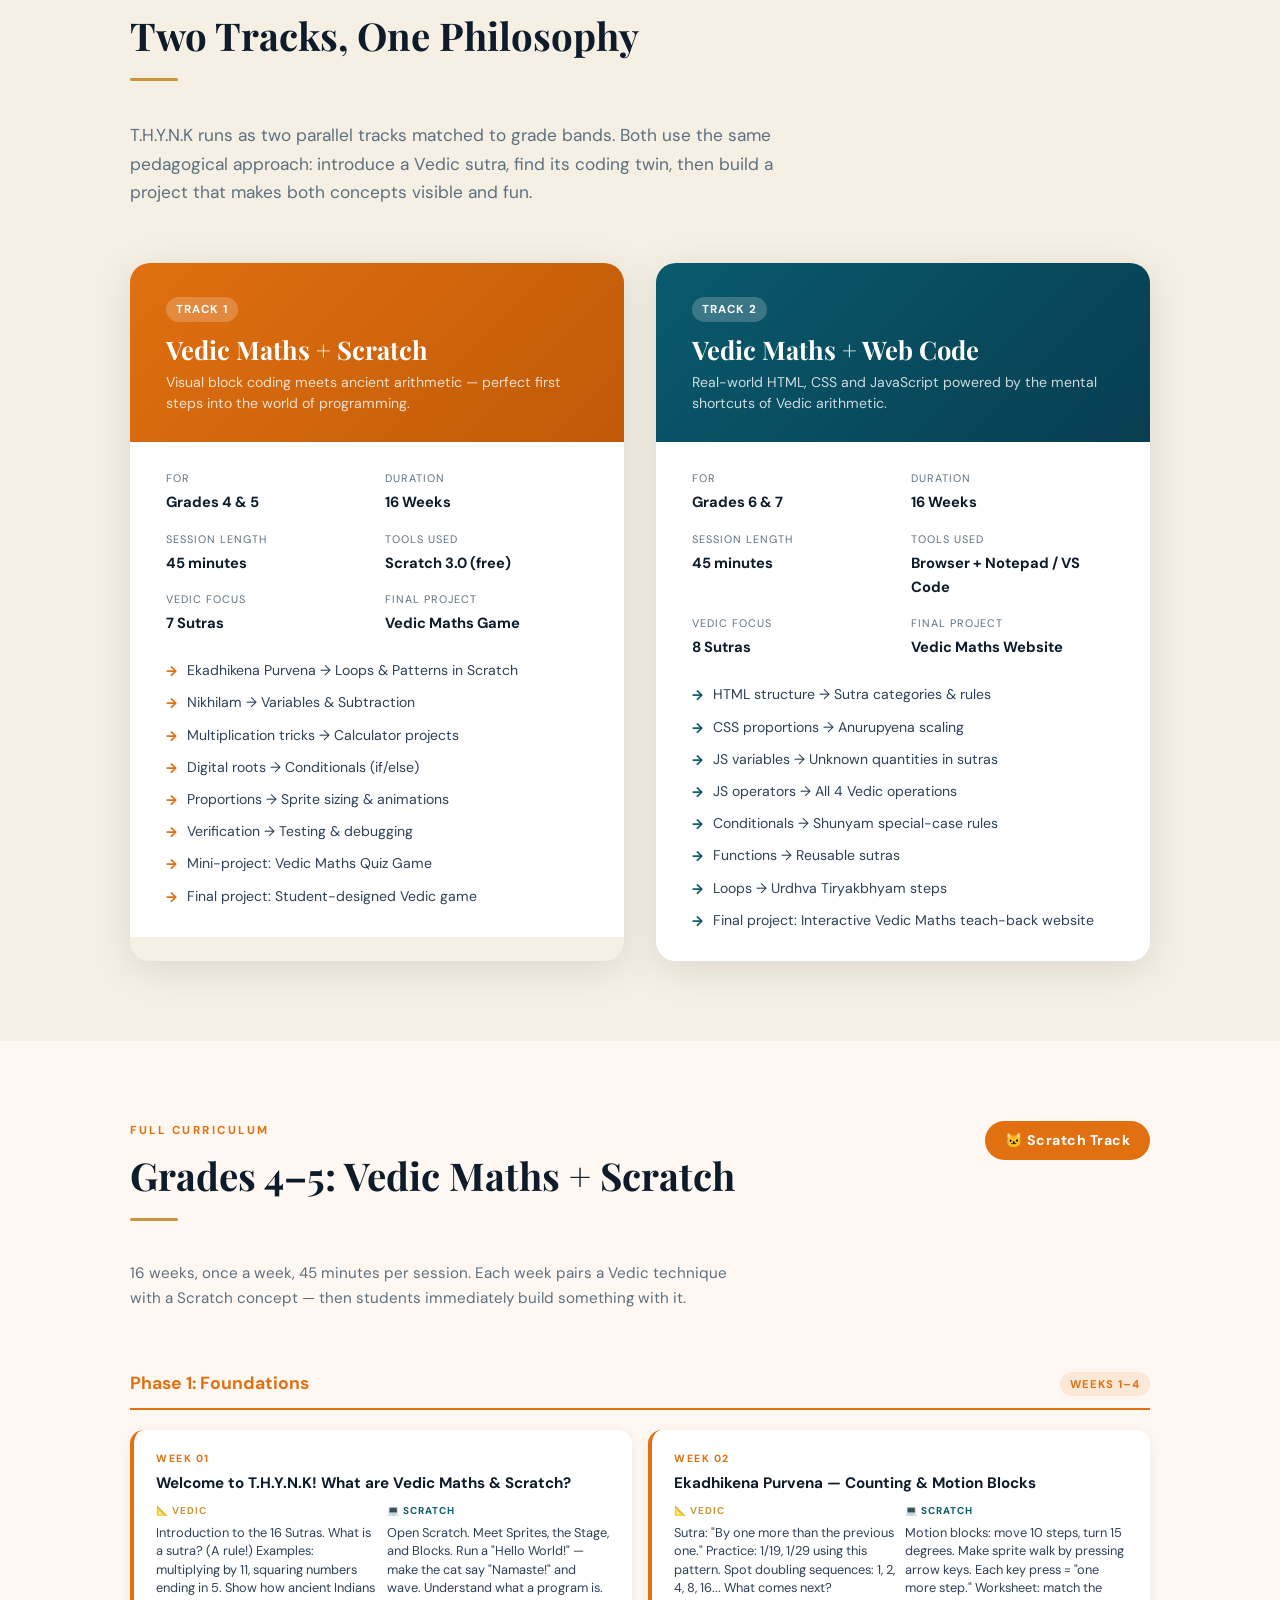
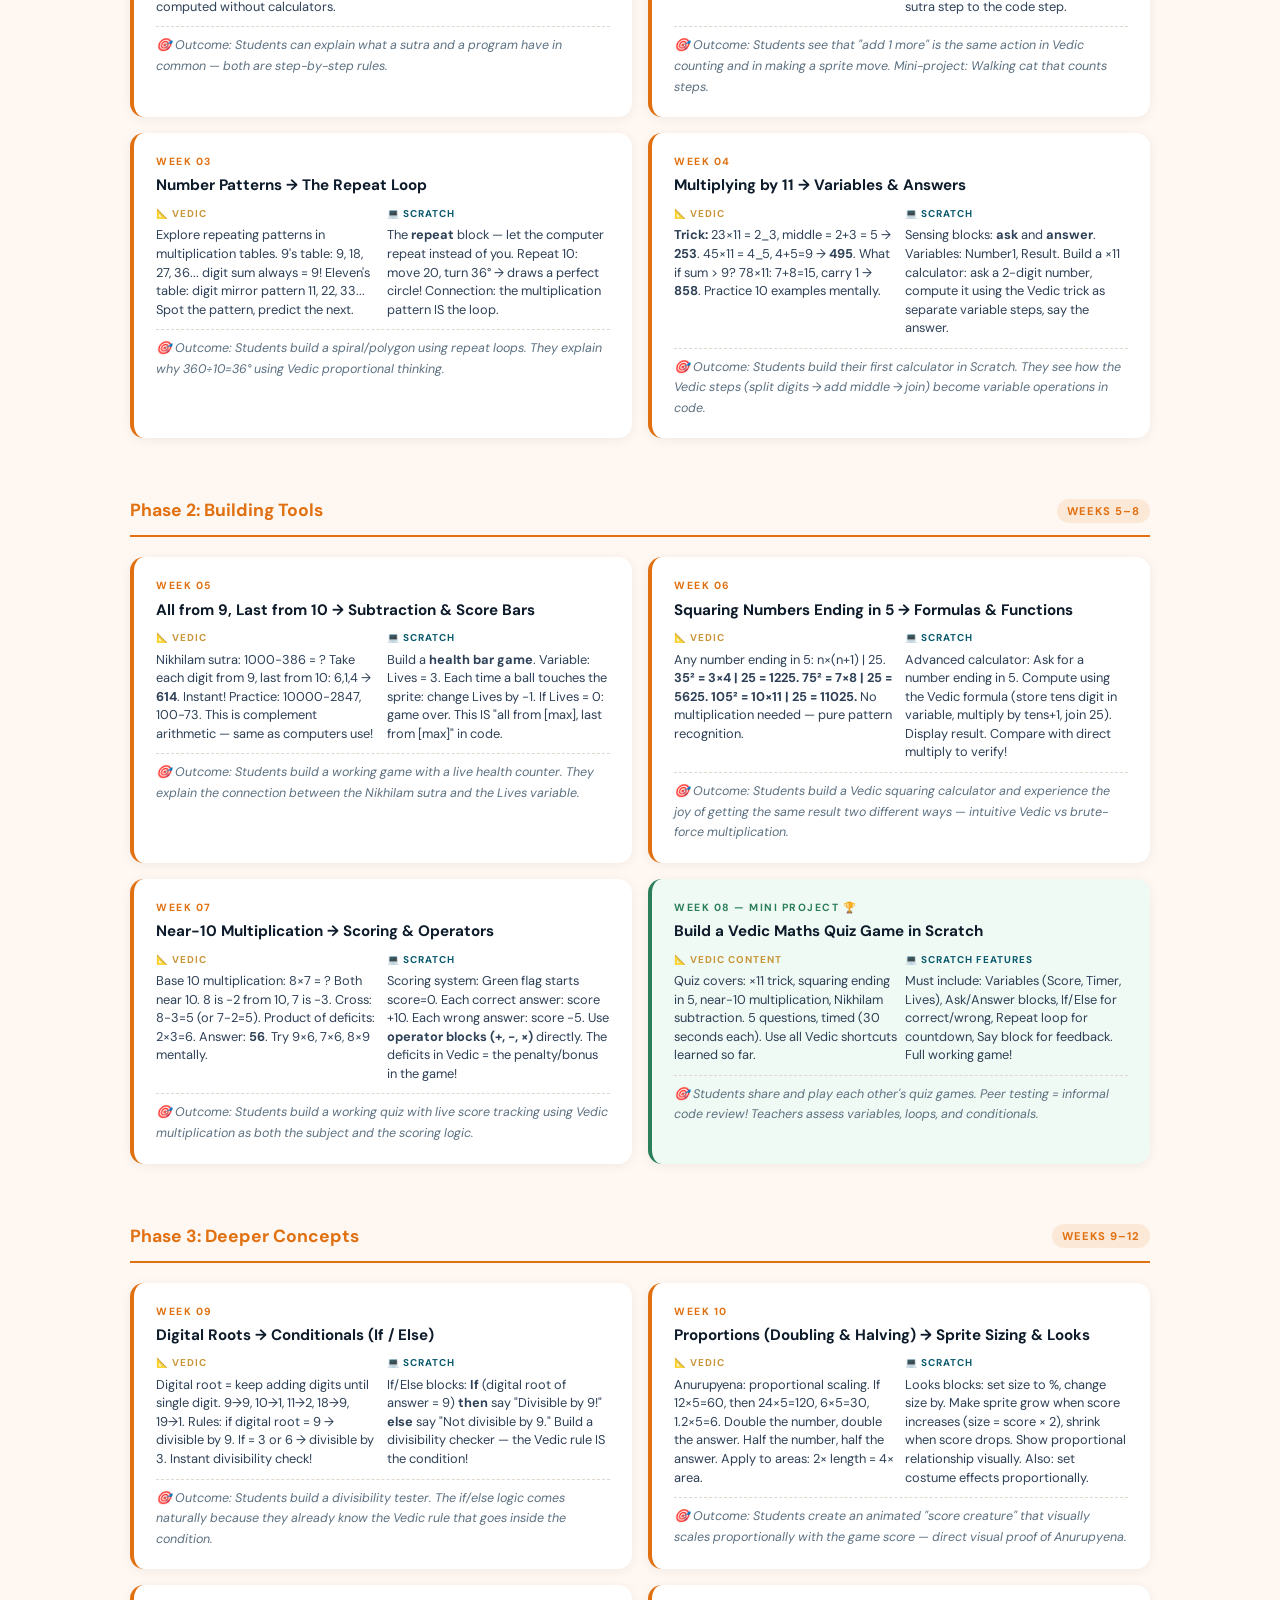
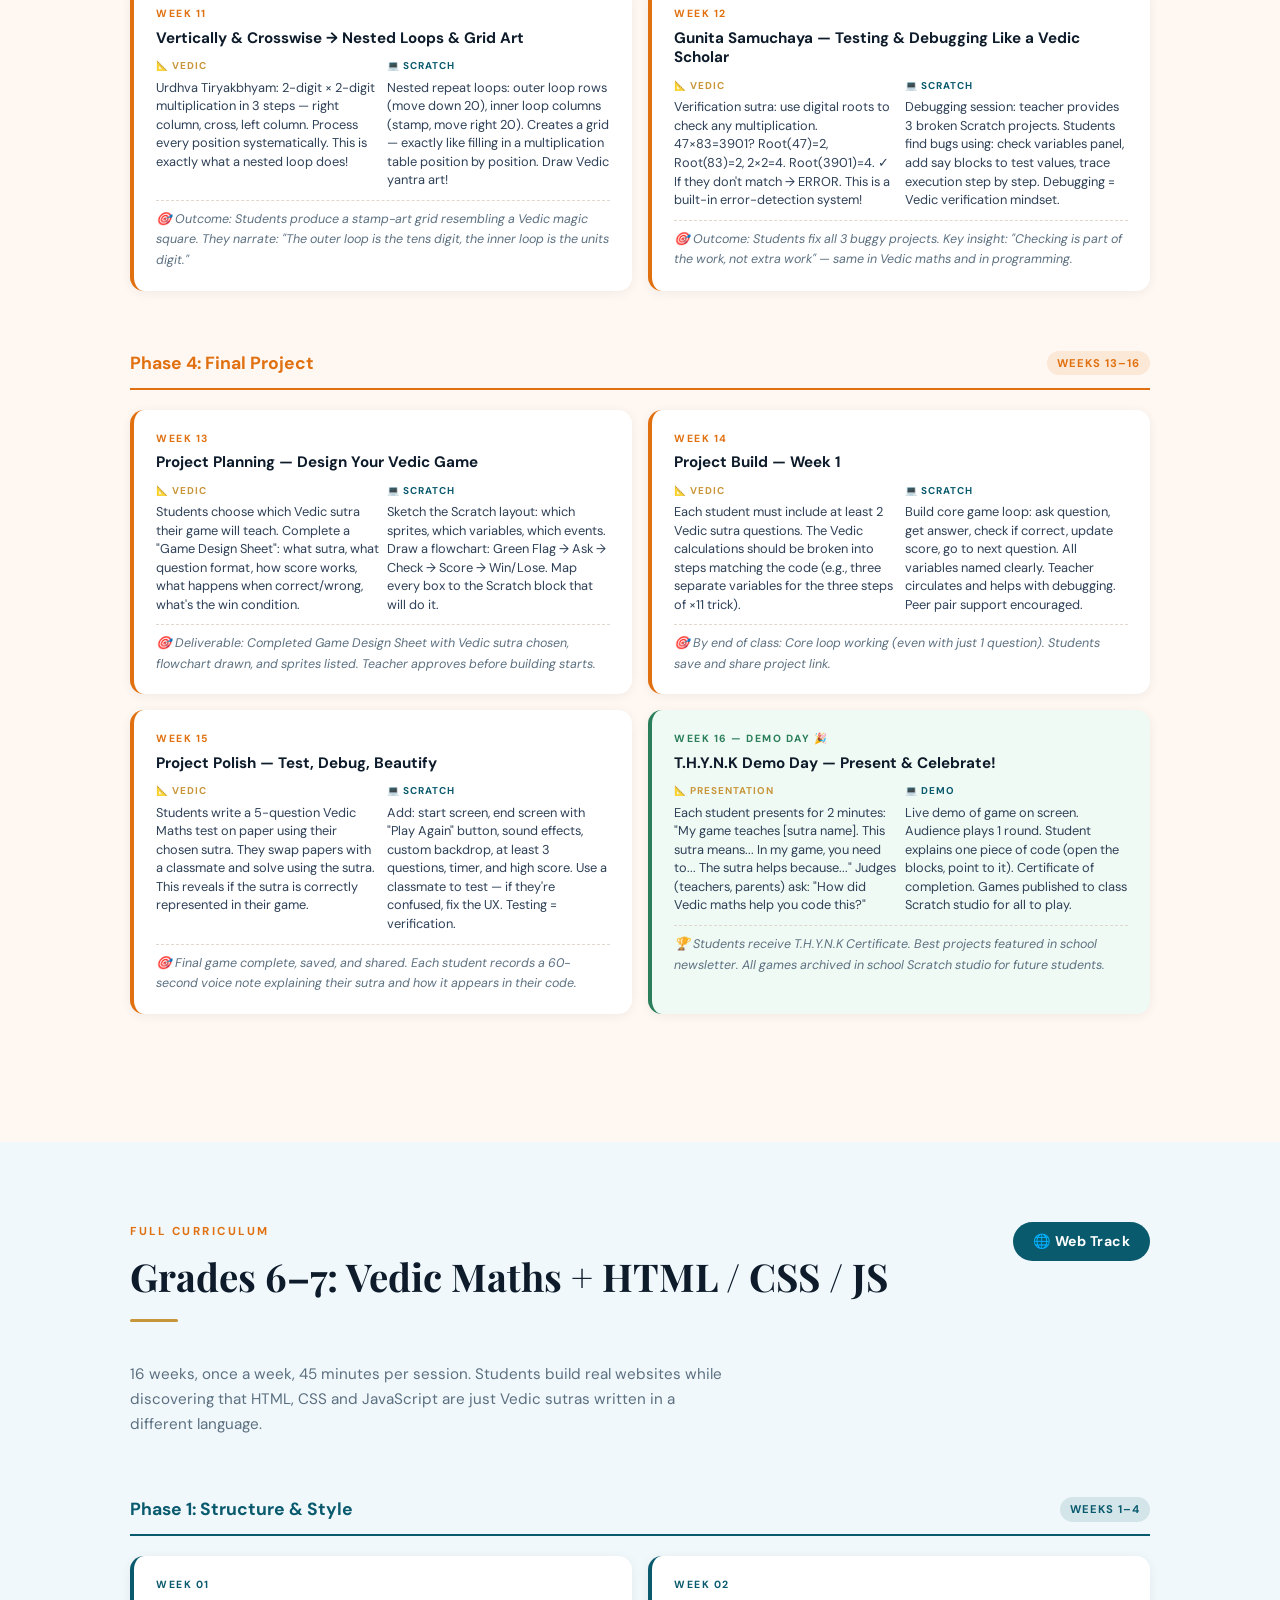
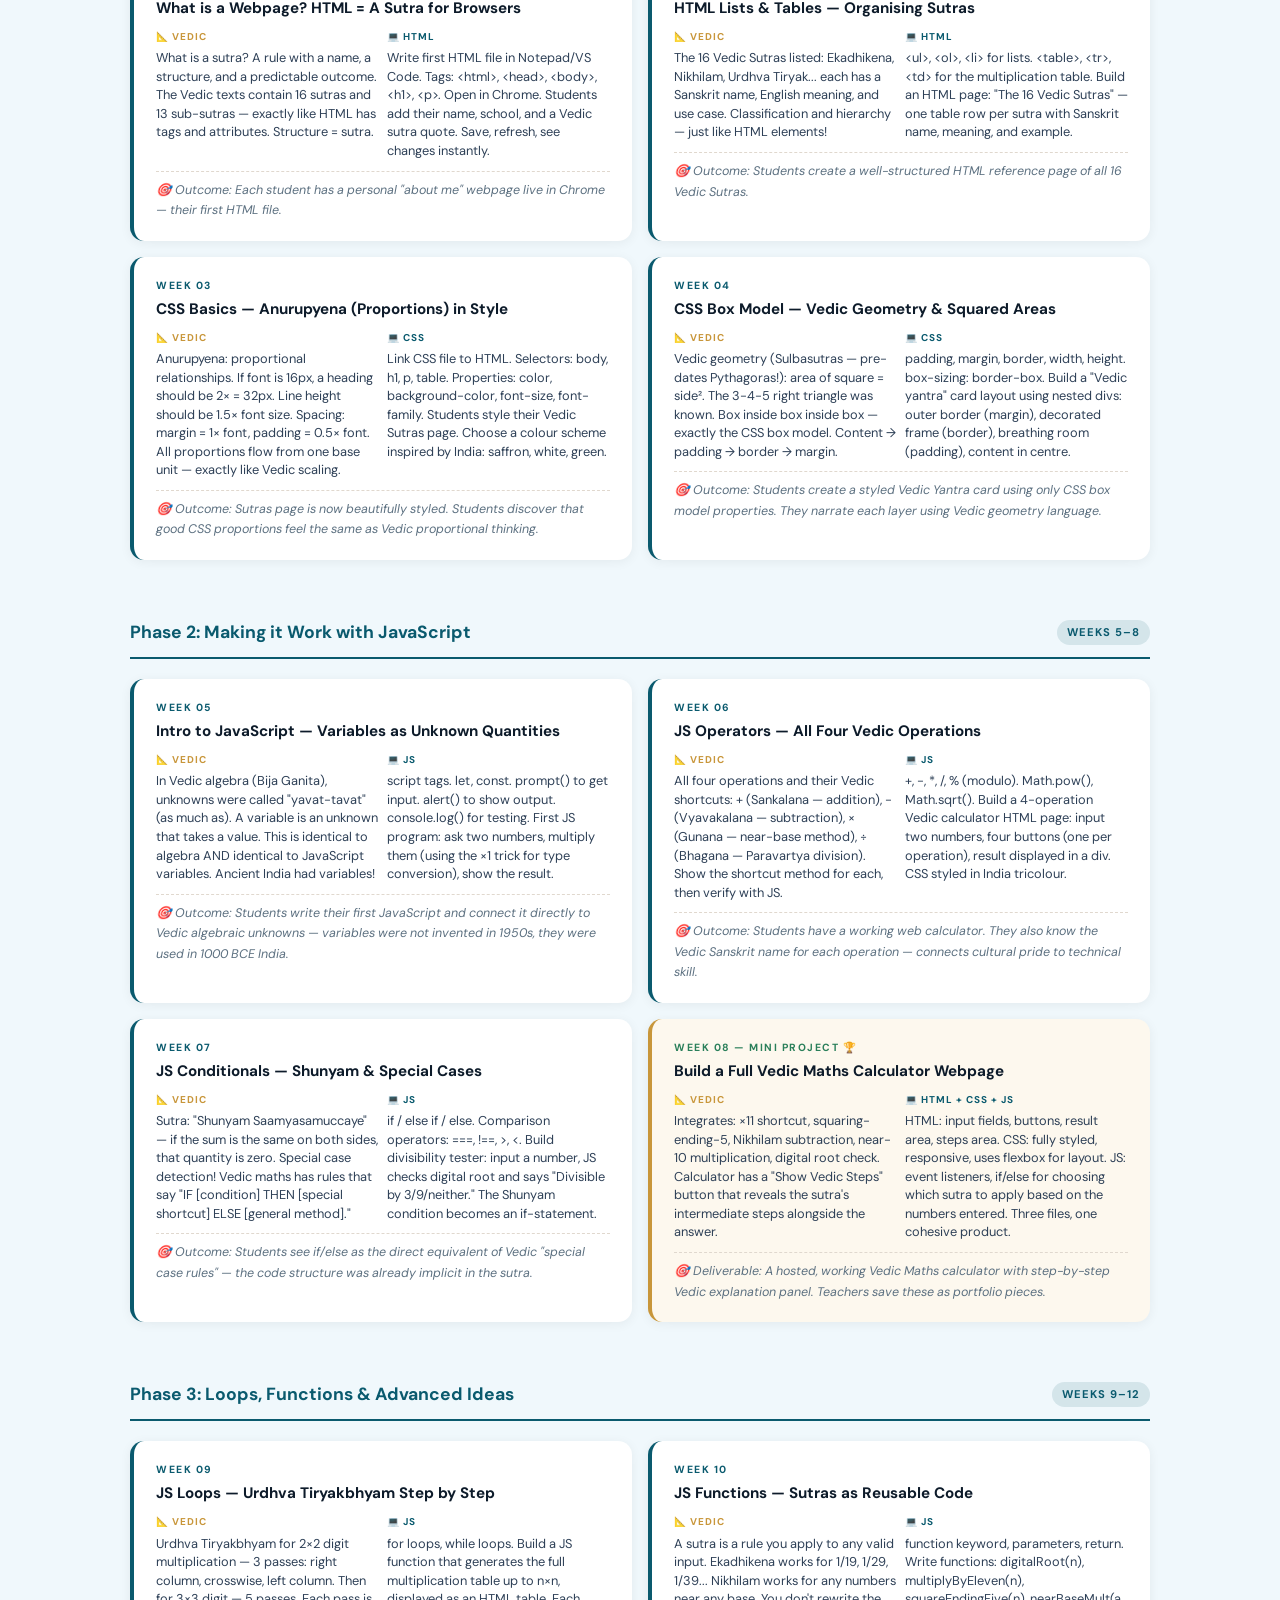
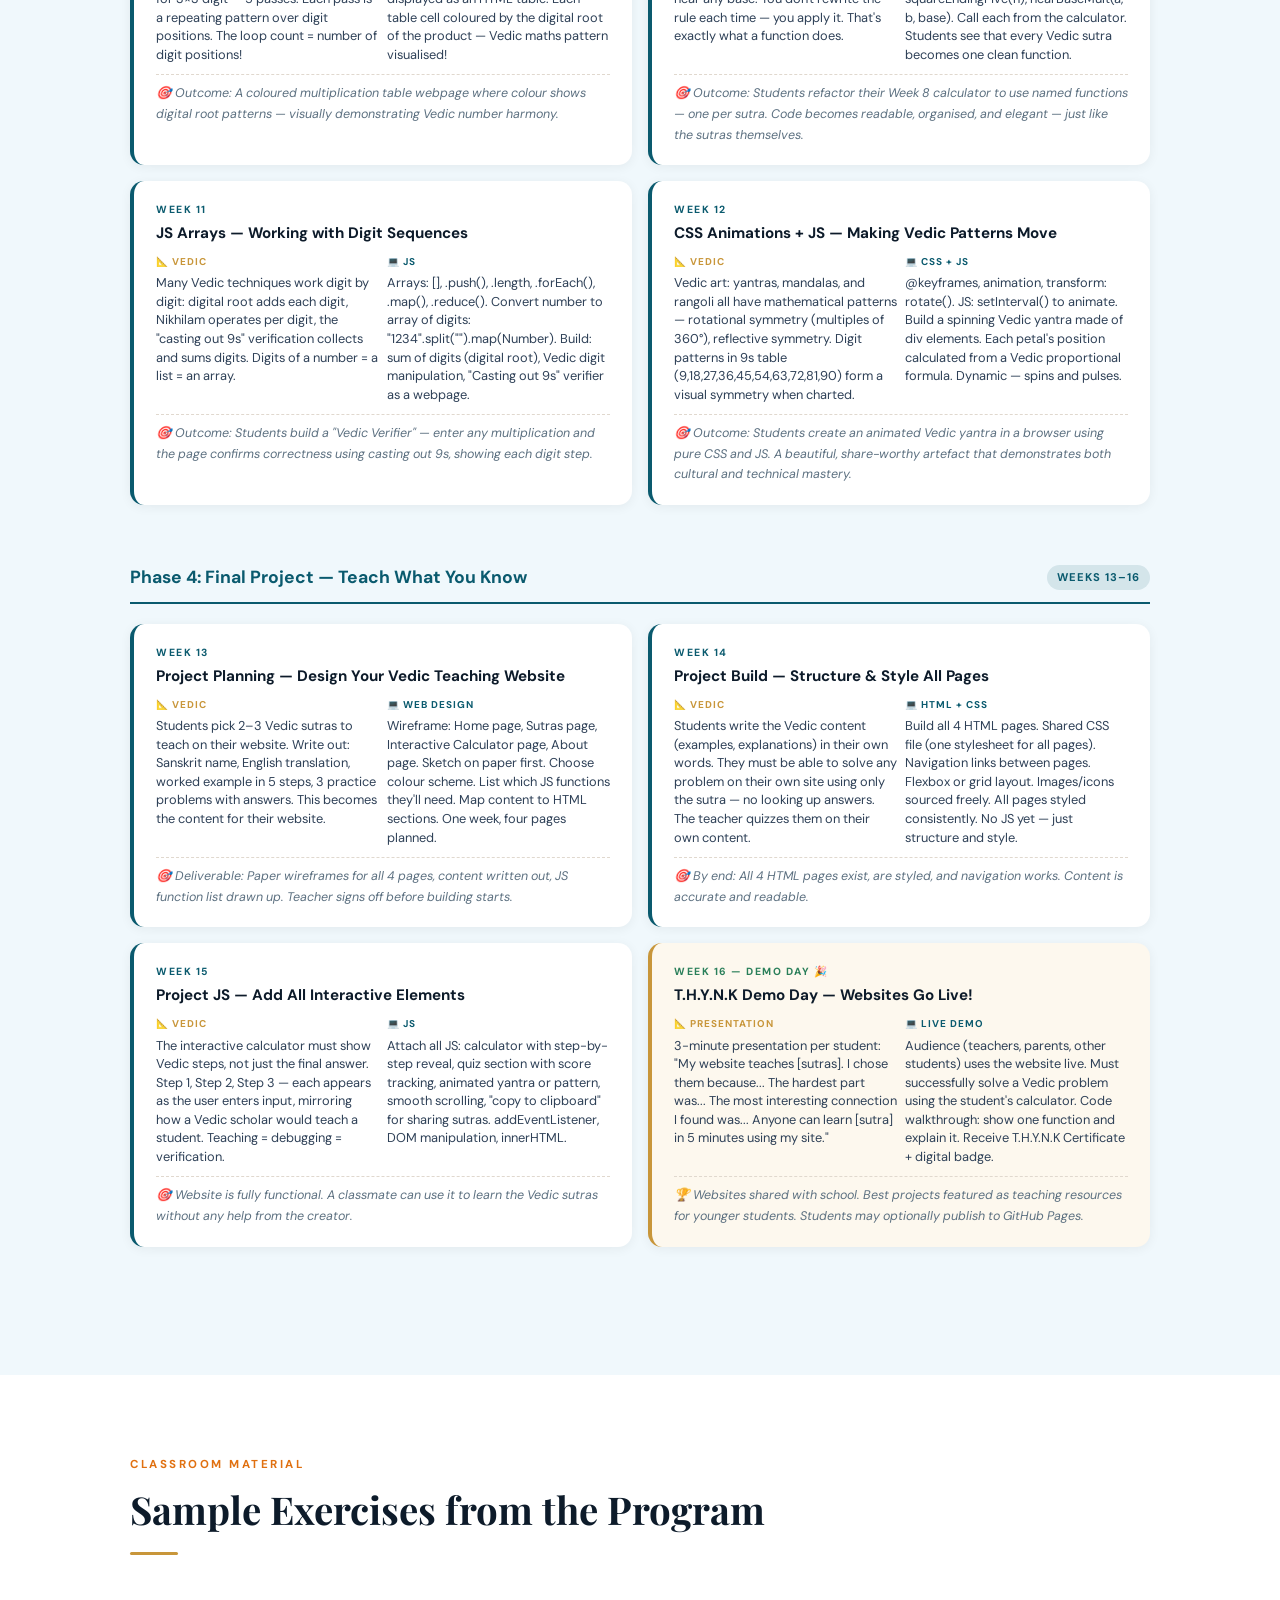
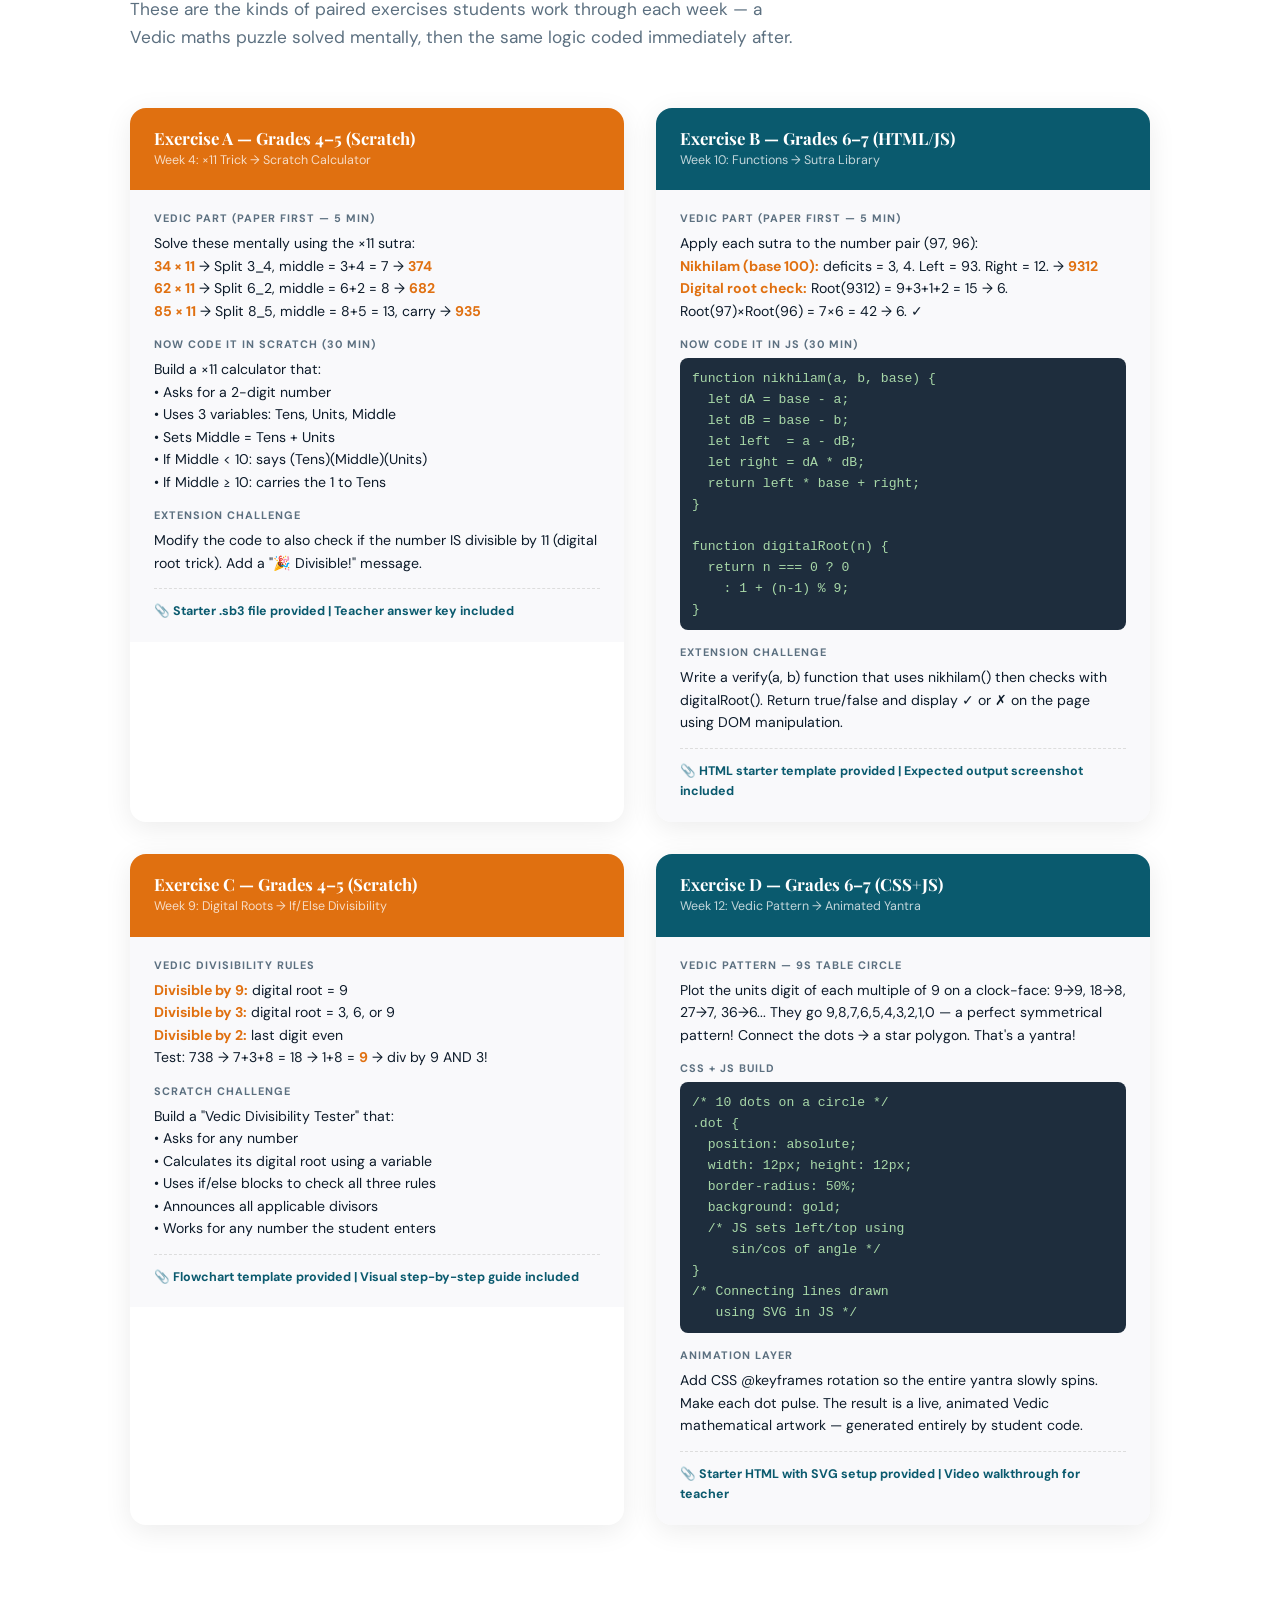
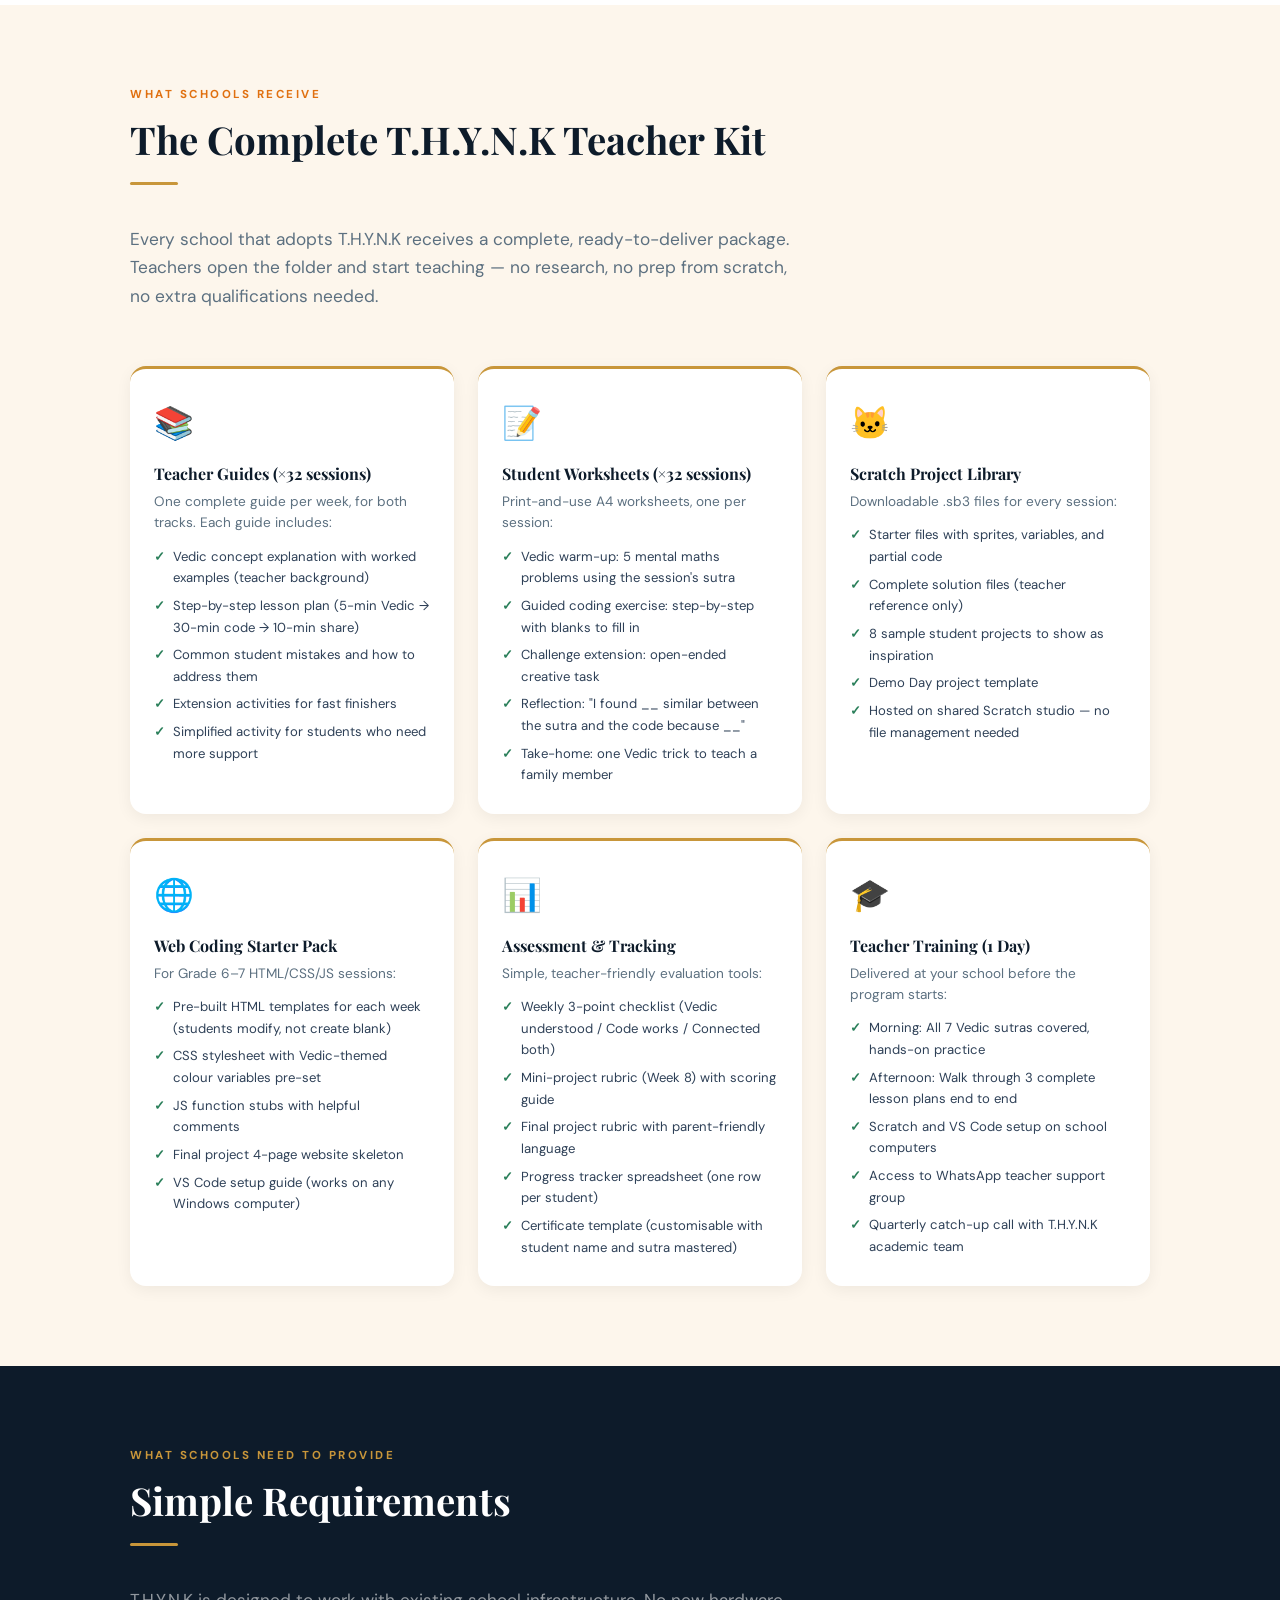
<file: thynk_proposal.html>
<!DOCTYPE html>
<html lang="en">
<head>
<meta charset="UTF-8">
<meta name="viewport" content="width=device-width, initial-scale=1.0">
<title>T.H.Y.N.K — School Program Proposal</title>
<link href="https://fonts.googleapis.com/css2?family=Playfair+Display:wght@400;700;900&family=DM+Sans:wght@300;400;500;600;700&display=swap" rel="stylesheet">
<style>
:root {
  --teal:    #0A5A6E;
  --teal-lt: #0E7A94;
  --saffron: #E07010;
  --gold:    #C8963A;
  --cream:   #FDF6EC;
  --navy:    #0D1B2A;
  --slate:   #2E4057;
  --muted:   #5C7080;
  --green:   #2A7F5A;
  --red:     #C0392B;
  --bg:      #F5EFE4;
}
*, *::before, *::after { box-sizing: border-box; margin: 0; padding: 0; }

html { scroll-behavior: smooth; }

body {
  font-family: 'DM Sans', sans-serif;
  background: var(--bg);
  color: var(--navy);
  font-size: 16px;
  line-height: 1.65;
}

/* ─── TYPOGRAPHY ─── */
h1,h2,h3,h4 { font-family: 'Playfair Display', serif; line-height: 1.2; }

/* ─── NAV ─── */
nav {
  position: sticky; top: 0; z-index: 100;
  background: var(--navy);
  padding: 0 32px;
  display: flex; align-items: center; justify-content: space-between;
  height: 52px;
  box-shadow: 0 2px 20px rgba(0,0,0,0.3);
}
.nav-brand {
  font-family: 'Playfair Display', serif;
  color: var(--gold);
  font-size: 1.1rem;
  font-weight: 700;
  letter-spacing: 4px;
}
.nav-links { display: flex; gap: 20px; }
.nav-links a {
  color: rgba(255,255,255,0.75);
  text-decoration: none;
  font-size: 0.82rem;
  font-weight: 500;
  letter-spacing: 0.5px;
  transition: color 0.2s;
}
.nav-links a:hover { color: var(--gold); }

/* ─── HERO ─── */
.hero {
  background: var(--navy);
  min-height: 92vh;
  display: grid;
  grid-template-columns: 1fr 1fr;
  position: relative;
  overflow: hidden;
}
.hero-left {
  padding: 80px 60px 80px 80px;
  display: flex; flex-direction: column; justify-content: center;
  position: relative; z-index: 2;
}
.hero-badge {
  display: inline-flex; align-items: center; gap: 8px;
  background: rgba(200,150,58,0.15);
  border: 1px solid var(--gold);
  color: var(--gold);
  padding: 6px 14px;
  border-radius: 4px;
  font-size: 0.78rem;
  font-weight: 600;
  letter-spacing: 1.5px;
  text-transform: uppercase;
  margin-bottom: 28px;
  width: fit-content;
}
.hero h1 {
  font-size: clamp(3rem, 5vw, 5rem);
  color: #fff;
  line-height: 1.0;
  margin-bottom: 8px;
}
.hero h1 .accent { color: var(--gold); }
.hero-tagline {
  font-size: clamp(1rem, 1.8vw, 1.35rem);
  color: rgba(255,255,255,0.65);
  font-weight: 300;
  margin-bottom: 40px;
  max-width: 440px;
  line-height: 1.55;
}
.hero-pills { display: flex; flex-wrap: wrap; gap: 10px; margin-bottom: 48px; }
.pill {
  padding: 7px 16px;
  border-radius: 30px;
  font-size: 0.82rem;
  font-weight: 600;
  border: 1.5px solid;
}
.pill-teal  { border-color: var(--teal-lt); color: #6EC9E0; background: rgba(14,122,148,0.12); }
.pill-gold  { border-color: var(--gold);    color: var(--gold); background: rgba(200,150,58,0.12); }
.pill-cream { border-color: rgba(255,255,255,0.3); color: rgba(255,255,255,0.7); background: rgba(255,255,255,0.06); }
.hero-stats { display: flex; gap: 40px; }
.stat { }
.stat-num {
  font-family: 'Playfair Display', serif;
  font-size: 2.4rem;
  color: var(--saffron);
  line-height: 1;
  font-weight: 700;
}
.stat-lbl { font-size: 0.78rem; color: rgba(255,255,255,0.5); font-weight: 500; margin-top: 2px; }

.hero-right {
  position: relative;
  background: linear-gradient(135deg, #0E3A4A 0%, #0A1E2E 100%);
  display: flex; align-items: center; justify-content: center;
  overflow: hidden;
}
.hero-pattern {
  position: absolute; inset: 0;
  background-image:
    repeating-linear-gradient(45deg, rgba(200,150,58,0.04) 0px, rgba(200,150,58,0.04) 1px, transparent 1px, transparent 50px),
    repeating-linear-gradient(-45deg, rgba(14,122,148,0.05) 0px, rgba(14,122,148,0.05) 1px, transparent 1px, transparent 50px);
}
.hero-visual {
  position: relative; z-index: 2;
  display: flex; flex-direction: column; align-items: center; gap: 16px;
  padding: 40px;
}
.venn-container {
  position: relative;
  width: 320px; height: 200px;
  margin: 0 auto;
}
.venn-circle {
  position: absolute;
  width: 180px; height: 180px;
  border-radius: 50%;
  display: flex; align-items: center; justify-content: center;
  flex-direction: column;
  font-size: 0.85rem; font-weight: 700; text-align: center;
  top: 10px;
}
.venn-left {
  left: 0;
  background: rgba(200,150,58,0.18);
  border: 2px solid rgba(200,150,58,0.5);
  color: var(--gold);
}
.venn-right {
  right: 0;
  background: rgba(14,122,148,0.18);
  border: 2px solid rgba(14,122,148,0.5);
  color: #6EC9E0;
}
.venn-center {
  position: absolute;
  left: 50%; top: 50%;
  transform: translate(-50%, -50%);
  z-index: 3;
  color: #fff;
  font-size: 0.72rem; font-weight: 700; text-align: center;
  background: rgba(13,27,42,0.85);
  padding: 8px 10px;
  border-radius: 8px;
  border: 1px solid rgba(255,255,255,0.15);
  width: 90px;
  line-height: 1.4;
}
.hero-cards {
  display: grid; grid-template-columns: 1fr 1fr; gap: 10px;
  width: 100%;
}
.hero-mini-card {
  background: rgba(255,255,255,0.05);
  border: 1px solid rgba(255,255,255,0.1);
  border-radius: 10px;
  padding: 12px 14px;
}
.hero-mini-card .label { font-size: 0.68rem; color: rgba(255,255,255,0.4); text-transform: uppercase; letter-spacing: 1px; margin-bottom: 4px; }
.hero-mini-card .value { font-size: 0.85rem; color: #fff; font-weight: 600; }
.hero-mini-card .sub   { font-size: 0.72rem; color: rgba(255,255,255,0.5); margin-top: 2px; }

/* ─── SECTION BASE ─── */
section { padding: 80px 0; }
.container { max-width: 1100px; margin: 0 auto; padding: 0 40px; }
.section-label {
  font-size: 0.72rem;
  font-weight: 700;
  letter-spacing: 2.5px;
  text-transform: uppercase;
  color: var(--saffron);
  margin-bottom: 12px;
}
.section-title {
  font-size: clamp(1.8rem, 3vw, 2.8rem);
  color: var(--navy);
  margin-bottom: 16px;
}
.section-sub {
  font-size: 1.08rem;
  color: var(--muted);
  max-width: 680px;
  line-height: 1.65;
  margin-bottom: 56px;
}

/* ─── WHY SECTION ─── */
.why-section { background: var(--cream); }
.why-grid { display: grid; grid-template-columns: repeat(3, 1fr); gap: 28px; }
.why-card {
  background: #fff;
  border-radius: 16px;
  padding: 32px 28px;
  border-top: 4px solid;
  box-shadow: 0 4px 20px rgba(0,0,0,0.05);
  transition: transform 0.25s;
}
.why-card:hover { transform: translateY(-4px); }
.why-card:nth-child(1) { border-color: var(--saffron); }
.why-card:nth-child(2) { border-color: var(--teal); }
.why-card:nth-child(3) { border-color: var(--green); }
.why-icon { font-size: 2.4rem; margin-bottom: 16px; }
.why-card h3 { font-size: 1.15rem; color: var(--navy); margin-bottom: 10px; }
.why-card p { font-size: 0.92rem; color: var(--muted); line-height: 1.6; }

/* ─── CONNECTIONS SECTION ─── */
.connections-section { background: var(--navy); }
.connections-section .section-title { color: #fff; }
.connections-section .section-sub { color: rgba(255,255,255,0.55); }
.conn-grid { display: flex; flex-direction: column; gap: 24px; }
.conn-card {
  background: rgba(255,255,255,0.04);
  border: 1px solid rgba(255,255,255,0.1);
  border-radius: 16px;
  padding: 28px 32px;
  display: grid;
  grid-template-columns: 260px 1fr 1fr;
  gap: 28px;
  align-items: start;
  transition: background 0.2s;
}
.conn-card:hover { background: rgba(255,255,255,0.07); }
.conn-num {
  font-family: 'Playfair Display', serif;
  font-size: 3rem;
  color: rgba(200,150,58,0.3);
  line-height: 1;
  margin-bottom: -4px;
}
.conn-sutra {
  font-size: 1rem;
  color: var(--gold);
  font-weight: 700;
  margin-bottom: 4px;
}
.conn-sutra-en {
  font-size: 0.82rem;
  color: rgba(255,255,255,0.45);
  font-style: italic;
  margin-bottom: 10px;
}
.conn-desc { font-size: 0.9rem; color: rgba(255,255,255,0.7); line-height: 1.55; }
.conn-box {
  background: rgba(255,255,255,0.05);
  border-radius: 10px;
  padding: 16px 18px;
  border-left: 3px solid;
}
.conn-box.vedic { border-color: var(--gold); }
.conn-box.code  { border-color: var(--teal-lt); }
.conn-box-label {
  font-size: 0.65rem;
  letter-spacing: 1.5px;
  text-transform: uppercase;
  font-weight: 700;
  margin-bottom: 8px;
}
.conn-box.vedic .conn-box-label { color: var(--gold); }
.conn-box.code  .conn-box-label { color: #6EC9E0; }
.conn-box-content {
  font-size: 0.85rem;
  color: rgba(255,255,255,0.8);
  line-height: 1.55;
}
.code-block {
  background: rgba(0,0,0,0.4);
  border-radius: 6px;
  padding: 8px 12px;
  font-family: 'Courier New', monospace;
  font-size: 0.78rem;
  color: #82E4A0;
  margin-top: 8px;
  white-space: pre;
  overflow-x: auto;
}

/* ─── PROGRAM OVERVIEW ─── */
.overview-section { background: var(--bg); }
.overview-grid { display: grid; grid-template-columns: 1fr 1fr; gap: 32px; }
.prog-card {
  border-radius: 20px;
  overflow: hidden;
  box-shadow: 0 8px 40px rgba(0,0,0,0.1);
}
.prog-card-header {
  padding: 32px 36px 28px;
  color: #fff;
}
.prog-card.primary .prog-card-header   { background: linear-gradient(135deg, var(--saffron), #C05A08); }
.prog-card.secondary .prog-card-header { background: linear-gradient(135deg, var(--teal), #073E50); }
.prog-grade-tag {
  display: inline-block;
  background: rgba(255,255,255,0.2);
  padding: 3px 10px;
  border-radius: 20px;
  font-size: 0.72rem;
  font-weight: 700;
  letter-spacing: 1px;
  text-transform: uppercase;
  margin-bottom: 12px;
}
.prog-card-header h3 { font-size: 1.6rem; margin-bottom: 8px; }
.prog-card-header p { font-size: 0.88rem; opacity: 0.8; line-height: 1.5; }
.prog-card-body { background: #fff; padding: 28px 36px; }
.prog-meta { display: grid; grid-template-columns: 1fr 1fr; gap: 16px; margin-bottom: 24px; }
.prog-meta-item { }
.prog-meta-label { font-size: 0.68rem; color: var(--muted); text-transform: uppercase; letter-spacing: 1px; margin-bottom: 2px; }
.prog-meta-value { font-size: 0.92rem; font-weight: 700; color: var(--navy); }
.prog-topics { list-style: none; display: flex; flex-direction: column; gap: 8px; }
.prog-topics li {
  display: flex; align-items: flex-start; gap: 10px;
  font-size: 0.88rem; color: var(--slate);
}
.prog-topics li::before {
  content: '→';
  color: var(--saffron);
  font-weight: 700;
  flex-shrink: 0;
  margin-top: 1px;
}
.prog-card.secondary .prog-topics li::before { color: var(--teal); }

/* ─── CURRICULUM SECTIONS ─── */
.curriculum-section { padding: 80px 0; }
.curriculum-section.gr45 { background: #FFF8F2; }
.curriculum-section.gr67 { background: #F0F8FC; }

.curriculum-header {
  display: flex; align-items: flex-start; justify-content: space-between;
  margin-bottom: 48px; flex-wrap: wrap; gap: 20px;
}
.grade-badge {
  display: inline-flex; align-items: center; gap: 8px;
  padding: 8px 20px;
  border-radius: 30px;
  font-size: 0.88rem;
  font-weight: 700;
  letter-spacing: 0.5px;
}
.grade-badge.gr45 { background: var(--saffron); color: #fff; }
.grade-badge.gr67 { background: var(--teal); color: #fff; }

.phase-block { margin-bottom: 48px; }
.phase-title {
  font-size: 1.1rem;
  font-weight: 700;
  color: var(--navy);
  padding: 10px 0;
  border-bottom: 2px solid;
  margin-bottom: 20px;
  display: flex; align-items: center; gap: 12px;
}
.phase-title.gr45 { border-color: var(--saffron); color: var(--saffron); }
.phase-title.gr67 { border-color: var(--teal); color: var(--teal); }
.phase-badge {
  font-size: 0.7rem;
  font-weight: 700;
  letter-spacing: 1px;
  text-transform: uppercase;
  padding: 3px 10px;
  border-radius: 20px;
  margin-left: auto;
}
.phase-badge.gr45 { background: rgba(224,112,16,0.12); color: var(--saffron); }
.phase-badge.gr67 { background: rgba(10,90,110,0.12); color: var(--teal); }

.week-grid { display: grid; grid-template-columns: repeat(2, 1fr); gap: 16px; }
.week-card {
  background: #fff;
  border-radius: 14px;
  padding: 20px 22px;
  box-shadow: 0 2px 12px rgba(0,0,0,0.06);
  border-left: 4px solid;
  transition: transform 0.2s, box-shadow 0.2s;
}
.week-card:hover { transform: translateY(-3px); box-shadow: 0 6px 24px rgba(0,0,0,0.1); }
.week-card.gr45 { border-color: var(--saffron); }
.week-card.gr67 { border-color: var(--teal); }
.week-card.special.gr45 { border-color: var(--green); background: #F0FAF4; }
.week-card.special.gr67 { border-color: var(--gold); background: #FDF8EE; }
.week-num {
  font-size: 0.65rem;
  font-weight: 700;
  letter-spacing: 1.5px;
  text-transform: uppercase;
  margin-bottom: 6px;
}
.week-card.gr45 .week-num { color: var(--saffron); }
.week-card.gr67 .week-num { color: var(--teal); }
.week-card.special .week-num { color: var(--green); }
.week-title { font-size: 0.95rem; font-weight: 700; color: var(--navy); margin-bottom: 10px; line-height: 1.3; }
.week-row {
  display: grid; grid-template-columns: 1fr 1fr;
  gap: 8px; margin-top: 8px;
}
.week-col { }
.week-col-label {
  font-size: 0.62rem; font-weight: 700; text-transform: uppercase; letter-spacing: 1px;
  margin-bottom: 4px;
}
.week-card.gr45 .week-col-label.vedic { color: var(--gold); }
.week-card.gr67 .week-col-label.vedic { color: var(--gold); }
.week-col-label.code { color: var(--teal); }
.week-col-content { font-size: 0.8rem; color: var(--slate); line-height: 1.45; }
.week-outcome {
  margin-top: 10px;
  font-size: 0.78rem;
  color: var(--muted);
  padding-top: 8px;
  border-top: 1px dashed #E0D8CE;
  font-style: italic;
}

/* Full width week card */
.week-card.full { grid-column: 1 / -1; }

/* ─── MATERIALS SECTION ─── */
.materials-section { background: var(--cream); }
.materials-grid { display: grid; grid-template-columns: repeat(3, 1fr); gap: 24px; }
.mat-card {
  background: #fff;
  border-radius: 16px;
  padding: 28px 24px;
  box-shadow: 0 4px 16px rgba(0,0,0,0.06);
  border-top: 3px solid var(--gold);
}
.mat-icon { font-size: 2rem; margin-bottom: 14px; }
.mat-card h4 { font-size: 1rem; color: var(--navy); margin-bottom: 8px; }
.mat-card p { font-size: 0.85rem; color: var(--muted); line-height: 1.55; }
.mat-list { list-style: none; margin-top: 12px; display: flex; flex-direction: column; gap: 6px; }
.mat-list li { font-size: 0.82rem; color: var(--slate); display: flex; gap: 8px; }
.mat-list li::before { content: '✓'; color: var(--green); font-weight: 700; flex-shrink: 0; }

/* ─── REQUIREMENTS SECTION ─── */
.reqs-section { background: var(--navy); padding: 80px 0; }
.reqs-section .section-title { color: #fff; }
.reqs-section .section-sub { color: rgba(255,255,255,0.55); }
.reqs-grid { display: grid; grid-template-columns: repeat(4, 1fr); gap: 20px; }
.req-card {
  background: rgba(255,255,255,0.05);
  border: 1px solid rgba(255,255,255,0.1);
  border-radius: 14px;
  padding: 24px 20px;
  text-align: center;
}
.req-icon { font-size: 2.2rem; margin-bottom: 12px; }
.req-card h4 { font-size: 0.92rem; color: #fff; margin-bottom: 8px; }
.req-card p  { font-size: 0.8rem; color: rgba(255,255,255,0.55); line-height: 1.5; }

/* ─── SAMPLE VEDIC EXAMPLES BOX ─── */
.examples-section { background: #fff; padding: 80px 0; }
.examples-grid { display: grid; grid-template-columns: 1fr 1fr; gap: 32px; }
.ex-card {
  border-radius: 16px;
  overflow: hidden;
  box-shadow: 0 6px 28px rgba(0,0,0,0.08);
}
.ex-header { padding: 20px 24px; }
.ex-header.saffron { background: var(--saffron); color: #fff; }
.ex-header.teal    { background: var(--teal); color: #fff; }
.ex-header h4 { font-size: 1.05rem; margin-bottom: 2px; }
.ex-header p  { font-size: 0.78rem; opacity: 0.75; }
.ex-body { background: #F9F9FB; padding: 20px 24px; }
.ex-step { margin-bottom: 14px; }
.ex-step-label { font-size: 0.68rem; font-weight: 700; text-transform: uppercase; letter-spacing: 1px; color: var(--muted); margin-bottom: 4px; }
.ex-step-content { font-size: 0.88rem; color: var(--navy); line-height: 1.6; }
.ex-step-content strong { color: var(--saffron); }
.ex-step-content.code-style {
  font-family: 'Courier New', monospace;
  font-size: 0.82rem;
  background: #1E2D3D;
  color: #A8D8A8;
  padding: 10px 12px;
  border-radius: 8px;
  white-space: pre;
}
.ex-link {
  font-size: 0.78rem;
  color: var(--teal);
  font-weight: 700;
  margin-top: 14px;
  padding-top: 12px;
  border-top: 1px dashed #DDD;
}

/* ─── CTA SECTION ─── */
.cta-section {
  background: linear-gradient(135deg, var(--saffron) 0%, #C05A08 50%, var(--navy) 100%);
  padding: 100px 0;
  text-align: center;
}
.cta-section h2 { font-size: clamp(2rem, 4vw, 3.2rem); color: #fff; margin-bottom: 20px; }
.cta-section p { font-size: 1.1rem; color: rgba(255,255,255,0.8); max-width: 560px; margin: 0 auto 40px; line-height: 1.65; }
.cta-buttons { display: flex; gap: 16px; justify-content: center; flex-wrap: wrap; }
.btn {
  padding: 14px 32px;
  border-radius: 8px;
  font-size: 0.95rem;
  font-weight: 700;
  text-decoration: none;
  transition: all 0.2s;
  cursor: pointer;
  border: none;
  display: inline-flex; align-items: center; gap: 8px;
}
.btn-primary { background: #fff; color: var(--saffron); }
.btn-primary:hover { background: var(--cream); transform: translateY(-2px); }
.btn-outline { background: transparent; color: #fff; border: 2px solid rgba(255,255,255,0.5); }
.btn-outline:hover { border-color: #fff; background: rgba(255,255,255,0.1); }

/* ─── FOOTER ─── */
footer {
  background: var(--navy);
  padding: 40px;
  text-align: center;
  color: rgba(255,255,255,0.35);
  font-size: 0.82rem;
  border-top: 1px solid rgba(255,255,255,0.08);
}
footer .footer-brand {
  font-family: 'Playfair Display', serif;
  color: var(--gold);
  font-size: 1.2rem;
  margin-bottom: 8px;
}

/* ─── DECORATIVE ─── */
.divider { width: 48px; height: 3px; background: var(--gold); border-radius: 2px; margin: 20px 0 40px; }
.tag {
  display: inline-flex; align-items: center; gap: 5px;
  background: rgba(224,112,16,0.1);
  color: var(--saffron);
  padding: 3px 10px;
  border-radius: 4px;
  font-size: 0.75rem;
  font-weight: 700;
  letter-spacing: 0.5px;
}
.tag.teal { background: rgba(10,90,110,0.1); color: var(--teal); }
.tag.green { background: rgba(42,127,90,0.1); color: var(--green); }

/* ─── RESPONSIVE ─── */
@media (max-width: 900px) {
  .hero { grid-template-columns: 1fr; min-height: auto; }
  .hero-left { padding: 60px 32px; }
  .hero-right { display: none; }
  .why-grid, .materials-grid { grid-template-columns: 1fr 1fr; }
  .conn-card { grid-template-columns: 1fr; gap: 16px; }
  .conn-num { font-size: 2rem; }
  .overview-grid { grid-template-columns: 1fr; }
  .week-grid { grid-template-columns: 1fr; }
  .reqs-grid { grid-template-columns: 1fr 1fr; }
  .examples-grid { grid-template-columns: 1fr; }
}
@media (max-width: 600px) {
  .container { padding: 0 18px; }
  section { padding: 56px 0; }
  .hero-left { padding: 44px 20px; }
  .hero-stats { gap: 24px; }
  .stat-num { font-size: 2rem; }
  .why-grid { grid-template-columns: 1fr; }
  .materials-grid { grid-template-columns: 1fr; }
  .reqs-grid { grid-template-columns: 1fr 1fr; }
  .nav-links { display: none; }
  .prog-meta { grid-template-columns: 1fr; }
  .week-row { grid-template-columns: 1fr; }
  .cta-buttons { flex-direction: column; align-items: center; }
}
</style>
</head>
<body>

<!-- NAV -->
<nav>
  <div class="nav-brand"><span style="letter-spacing:3px">T.H.Y.N.K</span></div>
  <div class="nav-links">
    <a href="#why">Why This</a>
    <a href="#connections">The Connection</a>
    <a href="#curriculum45">Grades 4–5</a>
    <a href="#curriculum67">Grades 6–7</a>
    <a href="#materials">Materials</a>
    <a href="#requirements">Requirements</a>
  </div>
</nav>

<!-- HERO -->
<section class="hero">
  <div class="hero-left">
    <div class="hero-badge">🏫 Mumbai After-School Program 2025</div>
    <h1 style="font-size:clamp(2rem,4vw,3.6rem);line-height:1.05">The <span class="accent">Hub</span> for Young<br>Next-gen <span class="accent">Knowledge</span></h1>
    <div style="margin:10px 0 16px;display:flex;align-items:center;gap:10px">
      <span style="font-family:'Playfair Display',serif;font-size:1.5rem;letter-spacing:8px;color:var(--gold);font-weight:700">T · H · Y · N · K</span>
    </div>
    <p style="font-size:0.75rem;color:rgba(255,255,255,0.4);letter-spacing:1.5px;text-transform:uppercase;margin-bottom:20px">The · Hub · for · Young · Next-gen · Knowledge</p>
    <p class="hero-tagline">Where Ancient Indian Wisdom meets Modern Programming — a unique after-school program blending Vedic Mathematics with Scratch, HTML, CSS &amp; JavaScript.</p>
    <div class="hero-pills">
      <span class="pill pill-gold">📐 Vedic Maths</span>
      <span class="pill pill-teal">💻 Coding</span>
      <span class="pill pill-cream">Grades 4 – 7</span>
      <span class="pill pill-cream">16 Weeks • Once a Week</span>
      <span class="pill pill-cream">School Computer Teachers</span>
    </div>
    <div style="margin-bottom:40px;padding:14px 18px;background:rgba(200,150,58,0.08);border:1px solid rgba(200,150,58,0.2);border-radius:10px;max-width:440px">
      <div style="font-size:0.65rem;letter-spacing:2px;text-transform:uppercase;color:rgba(255,255,255,0.4);margin-bottom:10px;font-weight:700">What T.H.Y.N.K stands for</div>
      <div style="display:grid;grid-template-columns:auto 1fr;gap:4px 12px;align-items:baseline">
        <span style="font-family:'Playfair Display',serif;font-size:1.1rem;color:var(--gold);font-weight:700">T</span><span style="font-size:0.8rem;color:rgba(255,255,255,0.65)">The</span>
        <span style="font-family:'Playfair Display',serif;font-size:1.1rem;color:var(--gold);font-weight:700">H</span><span style="font-size:0.8rem;color:rgba(255,255,255,0.65)">Hub for</span>
        <span style="font-family:'Playfair Display',serif;font-size:1.1rem;color:var(--gold);font-weight:700">Y</span><span style="font-size:0.8rem;color:rgba(255,255,255,0.65)">Young</span>
        <span style="font-family:'Playfair Display',serif;font-size:1.1rem;color:var(--gold);font-weight:700">N</span><span style="font-size:0.8rem;color:rgba(255,255,255,0.65)">Next-gen</span>
        <span style="font-family:'Playfair Display',serif;font-size:1.1rem;color:var(--gold);font-weight:700">K</span><span style="font-size:0.8rem;color:rgba(255,255,255,0.65)">Knowledge</span>
      </div>
    </div>
    <div class="hero-stats">
      <div class="stat">
        <div class="stat-num">16</div>
        <div class="stat-lbl">Weeks per batch</div>
      </div>
      <div class="stat">
        <div class="stat-num">2</div>
        <div class="stat-lbl">Grade bands</div>
      </div>
      <div class="stat">
        <div class="stat-num">45<span style="font-size:1.4rem">min</span></div>
        <div class="stat-lbl">Per session</div>
      </div>
      <div class="stat">
        <div class="stat-num">0</div>
        <div class="stat-lbl">Extra cost (uses school lab)</div>
      </div>
    </div>
  </div>
  <div class="hero-right">
    <div class="hero-pattern"></div>
    <div class="hero-visual">
      <div class="venn-container">
        <div class="venn-circle venn-left">📐<br>Vedic<br>Maths</div>
        <div class="venn-circle venn-right">💻<br>Coding</div>
        <div class="venn-center">Logical<br>Thinking<br>🧠</div>
      </div>
      <div class="hero-cards">
        <div class="hero-mini-card">
          <div class="label">Grades 4–5</div>
          <div class="value">Scratch + Vedic</div>
          <div class="sub">Visual block coding</div>
        </div>
        <div class="hero-mini-card">
          <div class="label">Grades 6–7</div>
          <div class="value">HTML/CSS/JS + Vedic</div>
          <div class="sub">Real web programming</div>
        </div>
        <div class="hero-mini-card">
          <div class="label">Teacher Training</div>
          <div class="value">1-Day Workshop</div>
          <div class="sub">Full kit provided</div>
        </div>
        <div class="hero-mini-card">
          <div class="label">Delivery Model</div>
          <div class="value">Weekends / Saturdays</div>
          <div class="sub">School lab, no travel</div>
        </div>
      </div>
    </div>
  </div>
</section>

<!-- WHY -->
<section class="why-section" id="why">
  <div class="container">
    <div class="section-label">The Opportunity</div>
    <h2 class="section-title">Why Vedic Maths + Coding?</h2>
    <div class="divider"></div>
    <p class="section-sub">Both Vedic Mathematics and Computer Programming share the same DNA — they are systems of precise, pattern-based rules applied to solve problems efficiently. Teaching them together creates a multiplier effect on a child's logical reasoning.</p>
    <div class="why-grid">
      <div class="why-card">
        <div class="why-icon">🧩</div>
        <h3>Same Cognitive Skills</h3>
        <p>Vedic sutras train the brain to look for patterns, shortcuts, and elegant solutions — exactly what a programmer does. Children who learn Vedic Maths first pick up coding <strong>significantly faster</strong> because they're already thinking algorithmically.</p>
      </div>
      <div class="why-card">
        <div class="why-icon">🇮🇳</div>
        <h3>Rooted in Indian Heritage</h3>
        <p>Vedic Mathematics comes from the <em>Atharva Veda</em>. Taught alongside modern coding, it gives Mumbai students a pride of identity — showing that India's ancient scholars were the world's first programmers, writing algorithms in Sanskrit.</p>
      </div>
      <div class="why-card">
        <div class="why-icon">⚡</div>
        <h3>Faster Mental Computation</h3>
        <p>Kids who practice Vedic techniques compute 3–5× faster mentally. In coding, this translates to faster debugging, quicker mental simulation of code logic, and the ability to estimate results before running a program.</p>
      </div>
      <div class="why-card">
        <div class="why-icon">🔁</div>
        <h3>Sutras ARE Algorithms</h3>
        <p>The word <em>sutra</em> means "thread" — a rule you follow step by step. That's exactly what an algorithm is. Each Vedic sutra is a real algorithm; translating them into code makes both maths and coding instantly more concrete and understandable.</p>
      </div>
      <div class="why-card">
        <div class="why-icon">🏫</div>
        <h3>Perfect for Mumbai Schools</h3>
        <p>Mumbai's CBSE and ICSE schools already cover basic Vedic methods in Grade 6–8 syllabi. This program builds on what teachers already know, requires no new equipment, and aligns perfectly with NEP 2020's emphasis on coding and critical thinking.</p>
      </div>
      <div class="why-card">
        <div class="why-icon">👩‍🏫</div>
        <h3>Teacher-Friendly Design</h3>
        <p>Every session comes with a complete teacher guide, student worksheets, digital resources, and step-by-step instruction scripts. A computer teacher with no Vedic Maths background can confidently deliver Week 1 after a single half-day training session.</p>
      </div>
    </div>
  </div>
</section>

<!-- CONNECTIONS -->
<section class="connections-section" id="connections">
  <div class="container">
    <div class="section-label" style="color:var(--gold)">The Bridge</div>
    <h2 class="section-title">5 Ways Vedic Maths Directly Powers Coding</h2>
    <div class="divider"></div>
    <p class="section-sub">These are not metaphors — these are direct, concrete mappings that we use in every lesson. Each Vedic sutra becomes a coding concept children can see, build, and run.</p>
    <div class="conn-grid">

      <div class="conn-card">
        <div>
          <div class="conn-num">01</div>
          <div class="conn-sutra">Ekadhikena Purvena</div>
          <div class="conn-sutra-en">"By one more than the previous one"</div>
          <p class="conn-desc">The simplest Vedic sutra — add 1 to what came before — is literally a <em>counter loop</em>. Children who understand this sutra immediately grasp why computers count the way they do.</p>
        </div>
        <div class="conn-box vedic">
          <div class="conn-box-label">📐 Vedic Maths</div>
          <div class="conn-box-content">
            Multiply 1/19 = 0.052631...<br>
            Each digit: previous digit ×2<br>
            <strong>Pattern: 1 → 2 → 4 → 8 → ...</strong><br><br>
            Squaring: 25² = (2×3) | 25 = <strong>625</strong><br>
            35² = (3×4) | 25 = <strong>1225</strong><br>
            45² = (4×5) | 25 = <strong>2025</strong>
          </div>
        </div>
        <div class="conn-box code">
          <div class="conn-box-label">💻 In Scratch / JS</div>
          <div class="conn-box-content">
            This IS a loop!
            <div class="code-block">-- Scratch --
repeat 10
  change score by 1
end

// JavaScript
for (let i = 1; i &lt;= 10; i++) {
  console.log(i);
}</div>
          </div>
        </div>
      </div>

      <div class="conn-card">
        <div>
          <div class="conn-num">02</div>
          <div class="conn-sutra">Nikhilam Navatashcaramam Dashatah</div>
          <div class="conn-sutra-en">"All from 9, the last from 10"</div>
          <p class="conn-desc">This sutra computes complements from the nearest base (10, 100, 1000). In programming, this is identical to the concept of <em>variables</em> that store intermediate values and the <em>subtraction operator</em>.</p>
        </div>
        <div class="conn-box vedic">
          <div class="conn-box-label">📐 Vedic Maths</div>
          <div class="conn-box-content">
            97 × 96 = ?<br>
            Base = 100<br>
            Deficit of 97 = <strong>-3</strong><br>
            Deficit of 96 = <strong>-4</strong><br>
            Left: 97-4 = 93 (or 96-3)<br>
            Right: (-3)×(-4) = 12<br>
            <strong>Answer: 9312</strong>
          </div>
        </div>
        <div class="conn-box code">
          <div class="conn-box-label">💻 In Scratch / JS</div>
          <div class="conn-box-content">
            Variables store the "deficits"
            <div class="code-block">let a = 97, b = 96;
let base = 100;
let defA = base - a; // 3
let defB = base - b; // 4
let left  = a - defB; // 93
let right = defA * defB; // 12
let ans = left*100 + right; // 9312</div>
          </div>
        </div>
      </div>

      <div class="conn-card">
        <div>
          <div class="conn-num">03</div>
          <div class="conn-sutra">Urdhva Tiryakbhyam</div>
          <div class="conn-sutra-en">"Vertically and Crosswise"</div>
          <p class="conn-desc">The Vedic method for multi-digit multiplication — cross-multiply and carry. This maps directly to <em>nested loops</em>, where an inner loop runs inside an outer loop, processing every combination of digits.</p>
        </div>
        <div class="conn-box vedic">
          <div class="conn-box-label">📐 Vedic Maths</div>
          <div class="conn-box-content">
            23 × 41 = ?<br>
            Step 1 (vertical right): 3×1 = 3<br>
            Step 2 (cross): 2×1 + 3×4 = 14, write 4, carry 1<br>
            Step 3 (vertical left): 2×4 = 8 + carry 1 = 9<br>
            <strong>Answer: 943</strong>
          </div>
        </div>
        <div class="conn-box code">
          <div class="conn-box-label">💻 In JS — Nested Loops</div>
          <div class="conn-box-content">
            Outer loop = tens, inner = units
            <div class="code-block">// Multiplication table
for (let i = 1; i &lt;= 10; i++) {
  for (let j = 1; j &lt;= 10; j++) {
    console.log(i + "×" + j
      + "=" + (i*j));
  }
}</div>
          </div>
        </div>
      </div>

      <div class="conn-card">
        <div>
          <div class="conn-num">04</div>
          <div class="conn-sutra">Gunita Samuchaya</div>
          <div class="conn-sutra-en">"The product of the sum equals the sum of the product"</div>
          <p class="conn-desc">The Vedic technique of <em>casting out 9s</em> — computing a digital root to verify calculations. In coding, this is identical to <em>testing and debugging</em>: running a quick check to verify your program's output is correct.</p>
        </div>
        <div class="conn-box vedic">
          <div class="conn-box-label">📐 Vedic Verification</div>
          <div class="conn-box-content">
            Check: 47 × 83 = 3901?<br>
            Digital root of 47 = 4+7 = <strong>11 → 2</strong><br>
            Digital root of 83 = 8+3 = <strong>11 → 2</strong><br>
            Product of roots: 2×2 = <strong>4</strong><br>
            Digital root of 3901 = 3+9+0+1 = <strong>13 → 4</strong> ✓<br>
            <em>Answer is verified correct!</em>
          </div>
        </div>
        <div class="conn-box code">
          <div class="conn-box-label">💻 In JS — Modulo (%) Operator</div>
          <div class="conn-box-content">
            Digital root uses mod 9!
            <div class="code-block">function digitalRoot(n) {
  return n === 0 ? 0
    : 1 + (n - 1) % 9;
}
// Verify multiplication
let a = 47, b = 83;
let result = a * b; // 3901
console.log(digitalRoot(a)
  * digitalRoot(b) % 9
  === digitalRoot(result) % 9);
// true ✓</div>
          </div>
        </div>
      </div>

      <div class="conn-card">
        <div>
          <div class="conn-num">05</div>
          <div class="conn-sutra">Anurupyena</div>
          <div class="conn-sutra-en">"Proportionality"</div>
          <p class="conn-desc">The Vedic principle of scaling — if you know 1×, you know 2×, 3×, any multiple. In coding, this maps directly to <em>functions</em>: write the rule once, call it with any input, and the proportional result scales automatically.</p>
        </div>
        <div class="conn-box vedic">
          <div class="conn-box-label">📐 Vedic Maths</div>
          <div class="conn-box-content">
            Know 11×7 = 77?<br>
            Then instantly: 110×7 = 770<br>
            1100×7 = 7700<br>
            0.11×7 = 0.77<br>
            <strong>Proportional scaling — same rule, different input.</strong><br>
            Also: CSS percentage layouts!<br>
            1 col = 100%, 2 col = 50%, 3 col = 33.33%
          </div>
        </div>
        <div class="conn-box code">
          <div class="conn-box-label">💻 In JS — Functions / CSS</div>
          <div class="conn-box-content">
            Write once, scale infinitely
            <div class="code-block">// One function, any scale
function multiply(base, factor) {
  return base * factor;
}
multiply(11, 7);   // 77
multiply(110, 7);  // 770

/* CSS proportionality */
.col-3 { width: 33.33%; }
.col-2 { width: 50%; }
.col-1 { width: 100%; }</div>
          </div>
        </div>
      </div>

    </div>
  </div>
</section>

<!-- PROGRAM OVERVIEW -->
<section class="overview-section" id="overview">
  <div class="container">
    <div class="section-label">Program Structure</div>
    <h2 class="section-title">Two Tracks, One Philosophy</h2>
    <div class="divider"></div>
    <p class="section-sub">T.H.Y.N.K runs as two parallel tracks matched to grade bands. Both use the same pedagogical approach: introduce a Vedic sutra, find its coding twin, then build a project that makes both concepts visible and fun.</p>
    <div class="overview-grid">
      <div class="prog-card primary">
        <div class="prog-card-header">
          <div class="prog-grade-tag">Track 1</div>
          <h3>Vedic Maths + Scratch</h3>
          <p>Visual block coding meets ancient arithmetic — perfect first steps into the world of programming.</p>
        </div>
        <div class="prog-card-body">
          <div class="prog-meta">
            <div class="prog-meta-item">
              <div class="prog-meta-label">For</div>
              <div class="prog-meta-value">Grades 4 &amp; 5</div>
            </div>
            <div class="prog-meta-item">
              <div class="prog-meta-label">Duration</div>
              <div class="prog-meta-value">16 Weeks</div>
            </div>
            <div class="prog-meta-item">
              <div class="prog-meta-label">Session length</div>
              <div class="prog-meta-value">45 minutes</div>
            </div>
            <div class="prog-meta-item">
              <div class="prog-meta-label">Tools used</div>
              <div class="prog-meta-value">Scratch 3.0 (free)</div>
            </div>
            <div class="prog-meta-item">
              <div class="prog-meta-label">Vedic focus</div>
              <div class="prog-meta-value">7 Sutras</div>
            </div>
            <div class="prog-meta-item">
              <div class="prog-meta-label">Final project</div>
              <div class="prog-meta-value">Vedic Maths Game</div>
            </div>
          </div>
          <ul class="prog-topics">
            <li>Ekadhikena Purvena → Loops &amp; Patterns in Scratch</li>
            <li>Nikhilam → Variables &amp; Subtraction</li>
            <li>Multiplication tricks → Calculator projects</li>
            <li>Digital roots → Conditionals (if/else)</li>
            <li>Proportions → Sprite sizing &amp; animations</li>
            <li>Verification → Testing &amp; debugging</li>
            <li>Mini-project: Vedic Maths Quiz Game</li>
            <li>Final project: Student-designed Vedic game</li>
          </ul>
        </div>
      </div>
      <div class="prog-card secondary">
        <div class="prog-card-header">
          <div class="prog-grade-tag">Track 2</div>
          <h3>Vedic Maths + Web Code</h3>
          <p>Real-world HTML, CSS and JavaScript powered by the mental shortcuts of Vedic arithmetic.</p>
        </div>
        <div class="prog-card-body">
          <div class="prog-meta">
            <div class="prog-meta-item">
              <div class="prog-meta-label">For</div>
              <div class="prog-meta-value">Grades 6 &amp; 7</div>
            </div>
            <div class="prog-meta-item">
              <div class="prog-meta-label">Duration</div>
              <div class="prog-meta-value">16 Weeks</div>
            </div>
            <div class="prog-meta-item">
              <div class="prog-meta-label">Session length</div>
              <div class="prog-meta-value">45 minutes</div>
            </div>
            <div class="prog-meta-item">
              <div class="prog-meta-label">Tools used</div>
              <div class="prog-meta-value">Browser + Notepad / VS Code</div>
            </div>
            <div class="prog-meta-item">
              <div class="prog-meta-label">Vedic focus</div>
              <div class="prog-meta-value">8 Sutras</div>
            </div>
            <div class="prog-meta-item">
              <div class="prog-meta-label">Final project</div>
              <div class="prog-meta-value">Vedic Maths Website</div>
            </div>
          </div>
          <ul class="prog-topics">
            <li>HTML structure → Sutra categories &amp; rules</li>
            <li>CSS proportions → Anurupyena scaling</li>
            <li>JS variables → Unknown quantities in sutras</li>
            <li>JS operators → All 4 Vedic operations</li>
            <li>Conditionals → Shunyam special-case rules</li>
            <li>Functions → Reusable sutras</li>
            <li>Loops → Urdhva Tiryakbhyam steps</li>
            <li>Final project: Interactive Vedic Maths teach-back website</li>
          </ul>
        </div>
      </div>
    </div>
  </div>
</section>

<!-- GRADE 4-5 CURRICULUM -->
<section class="curriculum-section gr45" id="curriculum45">
  <div class="container">
    <div class="curriculum-header">
      <div>
        <div class="section-label">Full Curriculum</div>
        <h2 class="section-title">Grades 4–5: Vedic Maths + Scratch</h2>
        <div class="divider"></div>
        <p style="font-size:0.95rem;color:var(--muted);max-width:600px">16 weeks, once a week, 45 minutes per session. Each week pairs a Vedic technique with a Scratch concept — then students immediately build something with it.</p>
      </div>
      <span class="grade-badge gr45">🐱 Scratch Track</span>
    </div>

    <!-- PHASE 1 -->
    <div class="phase-block">
      <div class="phase-title gr45">Phase 1: Foundations <span class="phase-badge gr45">Weeks 1–4</span></div>
      <div class="week-grid">

        <div class="week-card gr45">
          <div class="week-num">Week 01</div>
          <div class="week-title">Welcome to T.H.Y.N.K! What are Vedic Maths &amp; Scratch?</div>
          <div class="week-row">
            <div class="week-col">
              <div class="week-col-label vedic">📐 Vedic</div>
              <div class="week-col-content">Introduction to the 16 Sutras. What is a sutra? (A rule!) Examples: multiplying by 11, squaring numbers ending in 5. Show how ancient Indians computed without calculators.</div>
            </div>
            <div class="week-col">
              <div class="week-col-label code">💻 Scratch</div>
              <div class="week-col-content">Open Scratch. Meet Sprites, the Stage, and Blocks. Run a "Hello World!" — make the cat say "Namaste!" and wave. Understand what a program is.</div>
            </div>
          </div>
          <div class="week-outcome">🎯 Outcome: Students can explain what a sutra and a program have in common — both are step-by-step rules.</div>
        </div>

        <div class="week-card gr45">
          <div class="week-num">Week 02</div>
          <div class="week-title">Ekadhikena Purvena — Counting &amp; Motion Blocks</div>
          <div class="week-row">
            <div class="week-col">
              <div class="week-col-label vedic">📐 Vedic</div>
              <div class="week-col-content">Sutra: "By one more than the previous one." Practice: 1/19, 1/29 using this pattern. Spot doubling sequences: 1, 2, 4, 8, 16... What comes next?</div>
            </div>
            <div class="week-col">
              <div class="week-col-label code">💻 Scratch</div>
              <div class="week-col-content">Motion blocks: move 10 steps, turn 15 degrees. Make sprite walk by pressing arrow keys. Each key press = "one more step." Worksheet: match the sutra step to the code step.</div>
            </div>
          </div>
          <div class="week-outcome">🎯 Outcome: Students see that "add 1 more" is the same action in Vedic counting and in making a sprite move. Mini-project: Walking cat that counts steps.</div>
        </div>

        <div class="week-card gr45">
          <div class="week-num">Week 03</div>
          <div class="week-title">Number Patterns → The Repeat Loop</div>
          <div class="week-row">
            <div class="week-col">
              <div class="week-col-label vedic">📐 Vedic</div>
              <div class="week-col-content">Explore repeating patterns in multiplication tables. 9's table: 9, 18, 27, 36... digit sum always = 9! Eleven's table: digit mirror pattern 11, 22, 33... Spot the pattern, predict the next.</div>
            </div>
            <div class="week-col">
              <div class="week-col-label code">💻 Scratch</div>
              <div class="week-col-content">The <strong>repeat</strong> block — let the computer repeat instead of you. Repeat 10: move 20, turn 36° → draws a perfect circle! Connection: the multiplication pattern IS the loop.</div>
            </div>
          </div>
          <div class="week-outcome">🎯 Outcome: Students build a spiral/polygon using repeat loops. They explain why 360÷10=36° using Vedic proportional thinking.</div>
        </div>

        <div class="week-card gr45">
          <div class="week-num">Week 04</div>
          <div class="week-title">Multiplying by 11 → Variables &amp; Answers</div>
          <div class="week-row">
            <div class="week-col">
              <div class="week-col-label vedic">📐 Vedic</div>
              <div class="week-col-content"><strong>Trick:</strong> 23×11 = 2_3, middle = 2+3 = 5 → <strong>253</strong>. 45×11 = 4_5, 4+5=9 → <strong>495</strong>. What if sum &gt; 9? 78×11: 7+8=15, carry 1 → <strong>858</strong>. Practice 10 examples mentally.</div>
            </div>
            <div class="week-col">
              <div class="week-col-label code">💻 Scratch</div>
              <div class="week-col-content">Sensing blocks: <strong>ask</strong> and <strong>answer</strong>. Variables: Number1, Result. Build a ×11 calculator: ask a 2-digit number, compute it using the Vedic trick as separate variable steps, say the answer.</div>
            </div>
          </div>
          <div class="week-outcome">🎯 Outcome: Students build their first calculator in Scratch. They see how the Vedic steps (split digits → add middle → join) become variable operations in code.</div>
        </div>

      </div>
    </div>

    <!-- PHASE 2 -->
    <div class="phase-block">
      <div class="phase-title gr45">Phase 2: Building Tools <span class="phase-badge gr45">Weeks 5–8</span></div>
      <div class="week-grid">

        <div class="week-card gr45">
          <div class="week-num">Week 05</div>
          <div class="week-title">All from 9, Last from 10 → Subtraction &amp; Score Bars</div>
          <div class="week-row">
            <div class="week-col">
              <div class="week-col-label vedic">📐 Vedic</div>
              <div class="week-col-content">Nikhilam sutra: 1000−386 = ? Take each digit from 9, last from 10: 6,1,4 → <strong>614</strong>. Instant! Practice: 10000−2847, 100−73. This is complement arithmetic — same as computers use!</div>
            </div>
            <div class="week-col">
              <div class="week-col-label code">💻 Scratch</div>
              <div class="week-col-content">Build a <strong>health bar game</strong>. Variable: Lives = 3. Each time a ball touches the sprite: change Lives by -1. If Lives = 0: game over. This IS "all from [max], last from [max]" in code.</div>
            </div>
          </div>
          <div class="week-outcome">🎯 Outcome: Students build a working game with a live health counter. They explain the connection between the Nikhilam sutra and the Lives variable.</div>
        </div>

        <div class="week-card gr45">
          <div class="week-num">Week 06</div>
          <div class="week-title">Squaring Numbers Ending in 5 → Formulas &amp; Functions</div>
          <div class="week-row">
            <div class="week-col">
              <div class="week-col-label vedic">📐 Vedic</div>
              <div class="week-col-content">Any number ending in 5: n×(n+1) | 25. <strong>35² = 3×4 | 25 = 1225. 75² = 7×8 | 25 = 5625. 105² = 10×11 | 25 = 11025.</strong> No multiplication needed — pure pattern recognition.</div>
            </div>
            <div class="week-col">
              <div class="week-col-label code">💻 Scratch</div>
              <div class="week-col-content">Advanced calculator: Ask for a number ending in 5. Compute using the Vedic formula (store tens digit in variable, multiply by tens+1, join 25). Display result. Compare with direct multiply to verify!</div>
            </div>
          </div>
          <div class="week-outcome">🎯 Outcome: Students build a Vedic squaring calculator and experience the joy of getting the same result two different ways — intuitive Vedic vs brute-force multiplication.</div>
        </div>

        <div class="week-card gr45">
          <div class="week-num">Week 07</div>
          <div class="week-title">Near-10 Multiplication → Scoring &amp; Operators</div>
          <div class="week-row">
            <div class="week-col">
              <div class="week-col-label vedic">📐 Vedic</div>
              <div class="week-col-content">Base 10 multiplication: 8×7 = ? Both near 10. 8 is -2 from 10, 7 is -3. Cross: 8-3=5 (or 7-2=5). Product of deficits: 2×3=6. Answer: <strong>56</strong>. Try 9×6, 7×6, 8×9 mentally.</div>
            </div>
            <div class="week-col">
              <div class="week-col-label code">💻 Scratch</div>
              <div class="week-col-content">Scoring system: Green flag starts score=0. Each correct answer: score +10. Each wrong answer: score -5. Use <strong>operator blocks (+, -, ×)</strong> directly. The deficits in Vedic = the penalty/bonus in the game!</div>
            </div>
          </div>
          <div class="week-outcome">🎯 Outcome: Students build a working quiz with live score tracking using Vedic multiplication as both the subject and the scoring logic.</div>
        </div>

        <div class="week-card gr45 special">
          <div class="week-num">Week 08 — Mini Project 🏆</div>
          <div class="week-title">Build a Vedic Maths Quiz Game in Scratch</div>
          <div class="week-row">
            <div class="week-col">
              <div class="week-col-label vedic">📐 Vedic Content</div>
              <div class="week-col-content">Quiz covers: ×11 trick, squaring ending in 5, near-10 multiplication, Nikhilam subtraction. 5 questions, timed (30 seconds each). Use all Vedic shortcuts learned so far.</div>
            </div>
            <div class="week-col">
              <div class="week-col-label code">💻 Scratch Features</div>
              <div class="week-col-content">Must include: Variables (Score, Timer, Lives), Ask/Answer blocks, If/Else for correct/wrong, Repeat loop for countdown, Say block for feedback. Full working game!</div>
            </div>
          </div>
          <div class="week-outcome">🎯 Students share and play each other's quiz games. Peer testing = informal code review! Teachers assess variables, loops, and conditionals.</div>
        </div>

      </div>
    </div>

    <!-- PHASE 3 -->
    <div class="phase-block">
      <div class="phase-title gr45">Phase 3: Deeper Concepts <span class="phase-badge gr45">Weeks 9–12</span></div>
      <div class="week-grid">

        <div class="week-card gr45">
          <div class="week-num">Week 09</div>
          <div class="week-title">Digital Roots → Conditionals (If / Else)</div>
          <div class="week-row">
            <div class="week-col">
              <div class="week-col-label vedic">📐 Vedic</div>
              <div class="week-col-content">Digital root = keep adding digits until single digit. 9→9, 10→1, 11→2, 18→9, 19→1. Rules: if digital root = 9 → divisible by 9. If = 3 or 6 → divisible by 3. Instant divisibility check!</div>
            </div>
            <div class="week-col">
              <div class="week-col-label code">💻 Scratch</div>
              <div class="week-col-content">If/Else blocks: <strong>If</strong> (digital root of answer = 9) <strong>then</strong> say "Divisible by 9!" <strong>else</strong> say "Not divisible by 9." Build a divisibility checker — the Vedic rule IS the condition!</div>
            </div>
          </div>
          <div class="week-outcome">🎯 Outcome: Students build a divisibility tester. The if/else logic comes naturally because they already know the Vedic rule that goes inside the condition.</div>
        </div>

        <div class="week-card gr45">
          <div class="week-num">Week 10</div>
          <div class="week-title">Proportions (Doubling &amp; Halving) → Sprite Sizing &amp; Looks</div>
          <div class="week-row">
            <div class="week-col">
              <div class="week-col-label vedic">📐 Vedic</div>
              <div class="week-col-content">Anurupyena: proportional scaling. If 12×5=60, then 24×5=120, 6×5=30, 1.2×5=6. Double the number, double the answer. Half the number, half the answer. Apply to areas: 2× length = 4× area.</div>
            </div>
            <div class="week-col">
              <div class="week-col-label code">💻 Scratch</div>
              <div class="week-col-content">Looks blocks: set size to %, change size by. Make sprite grow when score increases (size = score × 2), shrink when score drops. Show proportional relationship visually. Also: set costume effects proportionally.</div>
            </div>
          </div>
          <div class="week-outcome">🎯 Outcome: Students create an animated "score creature" that visually scales proportionally with the game score — direct visual proof of Anurupyena.</div>
        </div>

        <div class="week-card gr45">
          <div class="week-num">Week 11</div>
          <div class="week-title">Vertically &amp; Crosswise → Nested Loops &amp; Grid Art</div>
          <div class="week-row">
            <div class="week-col">
              <div class="week-col-label vedic">📐 Vedic</div>
              <div class="week-col-content">Urdhva Tiryakbhyam: 2-digit × 2-digit multiplication in 3 steps — right column, cross, left column. Process every position systematically. This is exactly what a nested loop does!</div>
            </div>
            <div class="week-col">
              <div class="week-col-label code">💻 Scratch</div>
              <div class="week-col-content">Nested repeat loops: outer loop rows (move down 20), inner loop columns (stamp, move right 20). Creates a grid — exactly like filling in a multiplication table position by position. Draw Vedic yantra art!</div>
            </div>
          </div>
          <div class="week-outcome">🎯 Outcome: Students produce a stamp-art grid resembling a Vedic magic square. They narrate: "The outer loop is the tens digit, the inner loop is the units digit."</div>
        </div>

        <div class="week-card gr45">
          <div class="week-num">Week 12</div>
          <div class="week-title">Gunita Samuchaya — Testing &amp; Debugging Like a Vedic Scholar</div>
          <div class="week-row">
            <div class="week-col">
              <div class="week-col-label vedic">📐 Vedic</div>
              <div class="week-col-content">Verification sutra: use digital roots to check any multiplication. 47×83=3901? Root(47)=2, Root(83)=2, 2×2=4. Root(3901)=4. ✓ If they don't match → ERROR. This is a built-in error-detection system!</div>
            </div>
            <div class="week-col">
              <div class="week-col-label code">💻 Scratch</div>
              <div class="week-col-content">Debugging session: teacher provides 3 broken Scratch projects. Students find bugs using: check variables panel, add say blocks to test values, trace execution step by step. Debugging = Vedic verification mindset.</div>
            </div>
          </div>
          <div class="week-outcome">🎯 Outcome: Students fix all 3 buggy projects. Key insight: "Checking is part of the work, not extra work" — same in Vedic maths and in programming.</div>
        </div>

      </div>
    </div>

    <!-- PHASE 4 -->
    <div class="phase-block">
      <div class="phase-title gr45">Phase 4: Final Project <span class="phase-badge gr45">Weeks 13–16</span></div>
      <div class="week-grid">

        <div class="week-card gr45">
          <div class="week-num">Week 13</div>
          <div class="week-title">Project Planning — Design Your Vedic Game</div>
          <div class="week-row">
            <div class="week-col">
              <div class="week-col-label vedic">📐 Vedic</div>
              <div class="week-col-content">Students choose which Vedic sutra their game will teach. Complete a "Game Design Sheet": what sutra, what question format, how score works, what happens when correct/wrong, what's the win condition.</div>
            </div>
            <div class="week-col">
              <div class="week-col-label code">💻 Scratch</div>
              <div class="week-col-content">Sketch the Scratch layout: which sprites, which variables, which events. Draw a flowchart: Green Flag → Ask → Check → Score → Win/Lose. Map every box to the Scratch block that will do it.</div>
            </div>
          </div>
          <div class="week-outcome">🎯 Deliverable: Completed Game Design Sheet with Vedic sutra chosen, flowchart drawn, and sprites listed. Teacher approves before building starts.</div>
        </div>

        <div class="week-card gr45">
          <div class="week-num">Week 14</div>
          <div class="week-title">Project Build — Week 1</div>
          <div class="week-row">
            <div class="week-col">
              <div class="week-col-label vedic">📐 Vedic</div>
              <div class="week-col-content">Each student must include at least 2 Vedic sutra questions. The Vedic calculations should be broken into steps matching the code (e.g., three separate variables for the three steps of ×11 trick).</div>
            </div>
            <div class="week-col">
              <div class="week-col-label code">💻 Scratch</div>
              <div class="week-col-content">Build core game loop: ask question, get answer, check if correct, update score, go to next question. All variables named clearly. Teacher circulates and helps with debugging. Peer pair support encouraged.</div>
            </div>
          </div>
          <div class="week-outcome">🎯 By end of class: Core loop working (even with just 1 question). Students save and share project link.</div>
        </div>

        <div class="week-card gr45">
          <div class="week-num">Week 15</div>
          <div class="week-title">Project Polish — Test, Debug, Beautify</div>
          <div class="week-row">
            <div class="week-col">
              <div class="week-col-label vedic">📐 Vedic</div>
              <div class="week-col-content">Students write a 5-question Vedic Maths test on paper using their chosen sutra. They swap papers with a classmate and solve using the sutra. This reveals if the sutra is correctly represented in their game.</div>
            </div>
            <div class="week-col">
              <div class="week-col-label code">💻 Scratch</div>
              <div class="week-col-content">Add: start screen, end screen with "Play Again" button, sound effects, custom backdrop, at least 3 questions, timer, and high score. Use a classmate to test — if they're confused, fix the UX. Testing = verification.</div>
            </div>
          </div>
          <div class="week-outcome">🎯 Final game complete, saved, and shared. Each student records a 60-second voice note explaining their sutra and how it appears in their code.</div>
        </div>

        <div class="week-card gr45 special">
          <div class="week-num">Week 16 — Demo Day 🎉</div>
          <div class="week-title">T.H.Y.N.K Demo Day — Present &amp; Celebrate!</div>
          <div class="week-row">
            <div class="week-col">
              <div class="week-col-label vedic">📐 Presentation</div>
              <div class="week-col-content">Each student presents for 2 minutes: "My game teaches [sutra name]. This sutra means... In my game, you need to... The sutra helps because..." Judges (teachers, parents) ask: "How did Vedic maths help you code this?"</div>
            </div>
            <div class="week-col">
              <div class="week-col-label code">💻 Demo</div>
              <div class="week-col-content">Live demo of game on screen. Audience plays 1 round. Student explains one piece of code (open the blocks, point to it). Certificate of completion. Games published to class Scratch studio for all to play.</div>
            </div>
          </div>
          <div class="week-outcome">🏆 Students receive T.H.Y.N.K Certificate. Best projects featured in school newsletter. All games archived in school Scratch studio for future students.</div>
        </div>

      </div>
    </div>
  </div>
</section>

<!-- GRADE 6-7 CURRICULUM -->
<section class="curriculum-section gr67" id="curriculum67">
  <div class="container">
    <div class="curriculum-header">
      <div>
        <div class="section-label">Full Curriculum</div>
        <h2 class="section-title">Grades 6–7: Vedic Maths + HTML / CSS / JS</h2>
        <div class="divider"></div>
        <p style="font-size:0.95rem;color:var(--muted);max-width:600px">16 weeks, once a week, 45 minutes per session. Students build real websites while discovering that HTML, CSS and JavaScript are just Vedic sutras written in a different language.</p>
      </div>
      <span class="grade-badge gr67">🌐 Web Track</span>
    </div>

    <!-- PHASE 1 -->
    <div class="phase-block">
      <div class="phase-title gr67">Phase 1: Structure &amp; Style <span class="phase-badge gr67">Weeks 1–4</span></div>
      <div class="week-grid">

        <div class="week-card gr67">
          <div class="week-num">Week 01</div>
          <div class="week-title">What is a Webpage? HTML = A Sutra for Browsers</div>
          <div class="week-row">
            <div class="week-col">
              <div class="week-col-label vedic">📐 Vedic</div>
              <div class="week-col-content">What is a sutra? A rule with a name, a structure, and a predictable outcome. The Vedic texts contain 16 sutras and 13 sub-sutras — exactly like HTML has tags and attributes. Structure = sutra.</div>
            </div>
            <div class="week-col">
              <div class="week-col-label code">💻 HTML</div>
              <div class="week-col-content">Write first HTML file in Notepad/VS Code. Tags: &lt;html&gt;, &lt;head&gt;, &lt;body&gt;, &lt;h1&gt;, &lt;p&gt;. Open in Chrome. Students add their name, school, and a Vedic sutra quote. Save, refresh, see changes instantly.</div>
            </div>
          </div>
          <div class="week-outcome">🎯 Outcome: Each student has a personal "about me" webpage live in Chrome — their first HTML file.</div>
        </div>

        <div class="week-card gr67">
          <div class="week-num">Week 02</div>
          <div class="week-title">HTML Lists &amp; Tables — Organising Sutras</div>
          <div class="week-row">
            <div class="week-col">
              <div class="week-col-label vedic">📐 Vedic</div>
              <div class="week-col-content">The 16 Vedic Sutras listed: Ekadhikena, Nikhilam, Urdhva Tiryak... each has a Sanskrit name, English meaning, and use case. Classification and hierarchy — just like HTML elements!</div>
            </div>
            <div class="week-col">
              <div class="week-col-label code">💻 HTML</div>
              <div class="week-col-content">&lt;ul&gt;, &lt;ol&gt;, &lt;li&gt; for lists. &lt;table&gt;, &lt;tr&gt;, &lt;td&gt; for the multiplication table. Build an HTML page: "The 16 Vedic Sutras" — one table row per sutra with Sanskrit name, meaning, and example.</div>
            </div>
          </div>
          <div class="week-outcome">🎯 Outcome: Students create a well-structured HTML reference page of all 16 Vedic Sutras.</div>
        </div>

        <div class="week-card gr67">
          <div class="week-num">Week 03</div>
          <div class="week-title">CSS Basics — Anurupyena (Proportions) in Style</div>
          <div class="week-row">
            <div class="week-col">
              <div class="week-col-label vedic">📐 Vedic</div>
              <div class="week-col-content">Anurupyena: proportional relationships. If font is 16px, a heading should be 2× = 32px. Line height should be 1.5× font size. Spacing: margin = 1× font, padding = 0.5× font. All proportions flow from one base unit — exactly like Vedic scaling.</div>
            </div>
            <div class="week-col">
              <div class="week-col-label code">💻 CSS</div>
              <div class="week-col-content">Link CSS file to HTML. Selectors: body, h1, p, table. Properties: color, background-color, font-size, font-family. Students style their Vedic Sutras page. Choose a colour scheme inspired by India: saffron, white, green.</div>
            </div>
          </div>
          <div class="week-outcome">🎯 Outcome: Sutras page is now beautifully styled. Students discover that good CSS proportions feel the same as Vedic proportional thinking.</div>
        </div>

        <div class="week-card gr67">
          <div class="week-num">Week 04</div>
          <div class="week-title">CSS Box Model — Vedic Geometry &amp; Squared Areas</div>
          <div class="week-row">
            <div class="week-col">
              <div class="week-col-label vedic">📐 Vedic</div>
              <div class="week-col-content">Vedic geometry (Sulbasutras — pre-dates Pythagoras!): area of square = side². The 3-4-5 right triangle was known. Box inside box inside box — exactly the CSS box model. Content → padding → border → margin.</div>
            </div>
            <div class="week-col">
              <div class="week-col-label code">💻 CSS</div>
              <div class="week-col-content">padding, margin, border, width, height. box-sizing: border-box. Build a "Vedic yantra" card layout using nested divs: outer border (margin), decorated frame (border), breathing room (padding), content in centre.</div>
            </div>
          </div>
          <div class="week-outcome">🎯 Outcome: Students create a styled Vedic Yantra card using only CSS box model properties. They narrate each layer using Vedic geometry language.</div>
        </div>

      </div>
    </div>

    <!-- PHASE 2 -->
    <div class="phase-block">
      <div class="phase-title gr67">Phase 2: Making it Work with JavaScript <span class="phase-badge gr67">Weeks 5–8</span></div>
      <div class="week-grid">

        <div class="week-card gr67">
          <div class="week-num">Week 05</div>
          <div class="week-title">Intro to JavaScript — Variables as Unknown Quantities</div>
          <div class="week-row">
            <div class="week-col">
              <div class="week-col-label vedic">📐 Vedic</div>
              <div class="week-col-content">In Vedic algebra (Bija Ganita), unknowns were called "yavat-tavat" (as much as). A variable is an unknown that takes a value. This is identical to algebra AND identical to JavaScript variables. Ancient India had variables!</div>
            </div>
            <div class="week-col">
              <div class="week-col-label code">💻 JS</div>
              <div class="week-col-content">script tags. let, const. prompt() to get input. alert() to show output. console.log() for testing. First JS program: ask two numbers, multiply them (using the ×1 trick for type conversion), show the result.</div>
            </div>
          </div>
          <div class="week-outcome">🎯 Outcome: Students write their first JavaScript and connect it directly to Vedic algebraic unknowns — variables were not invented in 1950s, they were used in 1000 BCE India.</div>
        </div>

        <div class="week-card gr67">
          <div class="week-num">Week 06</div>
          <div class="week-title">JS Operators — All Four Vedic Operations</div>
          <div class="week-row">
            <div class="week-col">
              <div class="week-col-label vedic">📐 Vedic</div>
              <div class="week-col-content">All four operations and their Vedic shortcuts: + (Sankalana — addition), - (Vyavakalana — subtraction), × (Gunana — near-base method), ÷ (Bhagana — Paravartya division). Show the shortcut method for each, then verify with JS.</div>
            </div>
            <div class="week-col">
              <div class="week-col-label code">💻 JS</div>
              <div class="week-col-content">+, -, *, /, % (modulo). Math.pow(), Math.sqrt(). Build a 4-operation Vedic calculator HTML page: input two numbers, four buttons (one per operation), result displayed in a div. CSS styled in India tricolour.</div>
            </div>
          </div>
          <div class="week-outcome">🎯 Outcome: Students have a working web calculator. They also know the Vedic Sanskrit name for each operation — connects cultural pride to technical skill.</div>
        </div>

        <div class="week-card gr67">
          <div class="week-num">Week 07</div>
          <div class="week-title">JS Conditionals — Shunyam &amp; Special Cases</div>
          <div class="week-row">
            <div class="week-col">
              <div class="week-col-label vedic">📐 Vedic</div>
              <div class="week-col-content">Sutra: "Shunyam Saamyasamuccaye" — if the sum is the same on both sides, that quantity is zero. Special case detection! Vedic maths has rules that say "IF [condition] THEN [special shortcut] ELSE [general method]."</div>
            </div>
            <div class="week-col">
              <div class="week-col-label code">💻 JS</div>
              <div class="week-col-content">if / else if / else. Comparison operators: ===, !==, &gt;, &lt;. Build divisibility tester: input a number, JS checks digital root and says "Divisible by 3/9/neither." The Shunyam condition becomes an if-statement.</div>
            </div>
          </div>
          <div class="week-outcome">🎯 Outcome: Students see if/else as the direct equivalent of Vedic "special case rules" — the code structure was already implicit in the sutra.</div>
        </div>

        <div class="week-card gr67 special">
          <div class="week-num">Week 08 — Mini Project 🏆</div>
          <div class="week-title">Build a Full Vedic Maths Calculator Webpage</div>
          <div class="week-row">
            <div class="week-col">
              <div class="week-col-label vedic">📐 Vedic</div>
              <div class="week-col-content">Integrates: ×11 shortcut, squaring-ending-5, Nikhilam subtraction, near-10 multiplication, digital root check. Calculator has a "Show Vedic Steps" button that reveals the sutra's intermediate steps alongside the answer.</div>
            </div>
            <div class="week-col">
              <div class="week-col-label code">💻 HTML + CSS + JS</div>
              <div class="week-col-content">HTML: input fields, buttons, result area, steps area. CSS: fully styled, responsive, uses flexbox for layout. JS: event listeners, if/else for choosing which sutra to apply based on the numbers entered. Three files, one cohesive product.</div>
            </div>
          </div>
          <div class="week-outcome">🎯 Deliverable: A hosted, working Vedic Maths calculator with step-by-step Vedic explanation panel. Teachers save these as portfolio pieces.</div>
        </div>

      </div>
    </div>

    <!-- PHASE 3 -->
    <div class="phase-block">
      <div class="phase-title gr67">Phase 3: Loops, Functions &amp; Advanced Ideas <span class="phase-badge gr67">Weeks 9–12</span></div>
      <div class="week-grid">

        <div class="week-card gr67">
          <div class="week-num">Week 09</div>
          <div class="week-title">JS Loops — Urdhva Tiryakbhyam Step by Step</div>
          <div class="week-row">
            <div class="week-col">
              <div class="week-col-label vedic">📐 Vedic</div>
              <div class="week-col-content">Urdhva Tiryakbhyam for 2×2 digit multiplication — 3 passes: right column, crosswise, left column. Then for 3×3 digit — 5 passes. Each pass is a repeating pattern over digit positions. The loop count = number of digit positions!</div>
            </div>
            <div class="week-col">
              <div class="week-col-label code">💻 JS</div>
              <div class="week-col-content">for loops, while loops. Build a JS function that generates the full multiplication table up to n×n, displayed as an HTML table. Each table cell coloured by the digital root of the product — Vedic maths pattern visualised!</div>
            </div>
          </div>
          <div class="week-outcome">🎯 Outcome: A coloured multiplication table webpage where colour shows digital root patterns — visually demonstrating Vedic number harmony.</div>
        </div>

        <div class="week-card gr67">
          <div class="week-num">Week 10</div>
          <div class="week-title">JS Functions — Sutras as Reusable Code</div>
          <div class="week-row">
            <div class="week-col">
              <div class="week-col-label vedic">📐 Vedic</div>
              <div class="week-col-content">A sutra is a rule you apply to any valid input. Ekadhikena works for 1/19, 1/29, 1/39... Nikhilam works for any numbers near any base. You don't rewrite the rule each time — you apply it. That's exactly what a function does.</div>
            </div>
            <div class="week-col">
              <div class="week-col-label code">💻 JS</div>
              <div class="week-col-content">function keyword, parameters, return. Write functions: digitalRoot(n), multiplyByEleven(n), squareEndingFive(n), nearBaseMult(a, b, base). Call each from the calculator. Students see that every Vedic sutra becomes one clean function.</div>
            </div>
          </div>
          <div class="week-outcome">🎯 Outcome: Students refactor their Week 8 calculator to use named functions — one per sutra. Code becomes readable, organised, and elegant — just like the sutras themselves.</div>
        </div>

        <div class="week-card gr67">
          <div class="week-num">Week 11</div>
          <div class="week-title">JS Arrays — Working with Digit Sequences</div>
          <div class="week-row">
            <div class="week-col">
              <div class="week-col-label vedic">📐 Vedic</div>
              <div class="week-col-content">Many Vedic techniques work digit by digit: digital root adds each digit, Nikhilam operates per digit, the "casting out 9s" verification collects and sums digits. Digits of a number = a list = an array.</div>
            </div>
            <div class="week-col">
              <div class="week-col-label code">💻 JS</div>
              <div class="week-col-content">Arrays: [], .push(), .length, .forEach(), .map(), .reduce(). Convert number to array of digits: "1234".split("").map(Number). Build: sum of digits (digital root), Vedic digit manipulation, "Casting out 9s" verifier as a webpage.</div>
            </div>
          </div>
          <div class="week-outcome">🎯 Outcome: Students build a "Vedic Verifier" — enter any multiplication and the page confirms correctness using casting out 9s, showing each digit step.</div>
        </div>

        <div class="week-card gr67">
          <div class="week-num">Week 12</div>
          <div class="week-title">CSS Animations + JS — Making Vedic Patterns Move</div>
          <div class="week-row">
            <div class="week-col">
              <div class="week-col-label vedic">📐 Vedic</div>
              <div class="week-col-content">Vedic art: yantras, mandalas, and rangoli all have mathematical patterns — rotational symmetry (multiples of 360°), reflective symmetry. Digit patterns in 9s table (9,18,27,36,45,54,63,72,81,90) form a visual symmetry when charted.</div>
            </div>
            <div class="week-col">
              <div class="week-col-label code">💻 CSS + JS</div>
              <div class="week-col-content">@keyframes, animation, transform: rotate(). JS: setInterval() to animate. Build a spinning Vedic yantra made of div elements. Each petal's position calculated from a Vedic proportional formula. Dynamic — spins and pulses.</div>
            </div>
          </div>
          <div class="week-outcome">🎯 Outcome: Students create an animated Vedic yantra in a browser using pure CSS and JS. A beautiful, share-worthy artefact that demonstrates both cultural and technical mastery.</div>
        </div>

      </div>
    </div>

    <!-- PHASE 4 -->
    <div class="phase-block">
      <div class="phase-title gr67">Phase 4: Final Project — Teach What You Know <span class="phase-badge gr67">Weeks 13–16</span></div>
      <div class="week-grid">

        <div class="week-card gr67">
          <div class="week-num">Week 13</div>
          <div class="week-title">Project Planning — Design Your Vedic Teaching Website</div>
          <div class="week-row">
            <div class="week-col">
              <div class="week-col-label vedic">📐 Vedic</div>
              <div class="week-col-content">Students pick 2–3 Vedic sutras to teach on their website. Write out: Sanskrit name, English translation, worked example in 5 steps, 3 practice problems with answers. This becomes the content for their website.</div>
            </div>
            <div class="week-col">
              <div class="week-col-label code">💻 Web Design</div>
              <div class="week-col-content">Wireframe: Home page, Sutras page, Interactive Calculator page, About page. Sketch on paper first. Choose colour scheme. List which JS functions they'll need. Map content to HTML sections. One week, four pages planned.</div>
            </div>
          </div>
          <div class="week-outcome">🎯 Deliverable: Paper wireframes for all 4 pages, content written out, JS function list drawn up. Teacher signs off before building starts.</div>
        </div>

        <div class="week-card gr67">
          <div class="week-num">Week 14</div>
          <div class="week-title">Project Build — Structure &amp; Style All Pages</div>
          <div class="week-row">
            <div class="week-col">
              <div class="week-col-label vedic">📐 Vedic</div>
              <div class="week-col-content">Students write the Vedic content (examples, explanations) in their own words. They must be able to solve any problem on their own site using only the sutra — no looking up answers. The teacher quizzes them on their own content.</div>
            </div>
            <div class="week-col">
              <div class="week-col-label code">💻 HTML + CSS</div>
              <div class="week-col-content">Build all 4 HTML pages. Shared CSS file (one stylesheet for all pages). Navigation links between pages. Flexbox or grid layout. Images/icons sourced freely. All pages styled consistently. No JS yet — just structure and style.</div>
            </div>
          </div>
          <div class="week-outcome">🎯 By end: All 4 HTML pages exist, are styled, and navigation works. Content is accurate and readable.</div>
        </div>

        <div class="week-card gr67">
          <div class="week-num">Week 15</div>
          <div class="week-title">Project JS — Add All Interactive Elements</div>
          <div class="week-row">
            <div class="week-col">
              <div class="week-col-label vedic">📐 Vedic</div>
              <div class="week-col-content">The interactive calculator must show Vedic steps, not just the final answer. Step 1, Step 2, Step 3 — each appears as the user enters input, mirroring how a Vedic scholar would teach a student. Teaching = debugging = verification.</div>
            </div>
            <div class="week-col">
              <div class="week-col-label code">💻 JS</div>
              <div class="week-col-content">Attach all JS: calculator with step-by-step reveal, quiz section with score tracking, animated yantra or pattern, smooth scrolling, "copy to clipboard" for sharing sutras. addEventListener, DOM manipulation, innerHTML.</div>
            </div>
          </div>
          <div class="week-outcome">🎯 Website is fully functional. A classmate can use it to learn the Vedic sutras without any help from the creator.</div>
        </div>

        <div class="week-card gr67 special">
          <div class="week-num">Week 16 — Demo Day 🎉</div>
          <div class="week-title">T.H.Y.N.K Demo Day — Websites Go Live!</div>
          <div class="week-row">
            <div class="week-col">
              <div class="week-col-label vedic">📐 Presentation</div>
              <div class="week-col-content">3-minute presentation per student: "My website teaches [sutras]. I chose them because... The hardest part was... The most interesting connection I found was... Anyone can learn [sutra] in 5 minutes using my site."</div>
            </div>
            <div class="week-col">
              <div class="week-col-label code">💻 Live Demo</div>
              <div class="week-col-content">Audience (teachers, parents, other students) uses the website live. Must successfully solve a Vedic problem using the student's calculator. Code walkthrough: show one function and explain it. Receive T.H.Y.N.K Certificate + digital badge.</div>
            </div>
          </div>
          <div class="week-outcome">🏆 Websites shared with school. Best projects featured as teaching resources for younger students. Students may optionally publish to GitHub Pages.</div>
        </div>

      </div>
    </div>
  </div>
</section>

<!-- SAMPLE EXERCISES -->
<section class="examples-section" id="examples">
  <div class="container">
    <div class="section-label">Classroom Material</div>
    <h2 class="section-title">Sample Exercises from the Program</h2>
    <div class="divider"></div>
    <p class="section-sub">These are the kinds of paired exercises students work through each week — a Vedic maths puzzle solved mentally, then the same logic coded immediately after.</p>
    <div class="examples-grid">

      <div class="ex-card">
        <div class="ex-header saffron">
          <h4>Exercise A — Grades 4–5 (Scratch)</h4>
          <p>Week 4: ×11 Trick → Scratch Calculator</p>
        </div>
        <div class="ex-body">
          <div class="ex-step">
            <div class="ex-step-label">Vedic Part (Paper First — 5 min)</div>
            <div class="ex-step-content">Solve these mentally using the ×11 sutra:<br>
              <strong>34 × 11</strong> → Split 3_4, middle = 3+4 = 7 → <strong>374</strong><br>
              <strong>62 × 11</strong> → Split 6_2, middle = 6+2 = 8 → <strong>682</strong><br>
              <strong>85 × 11</strong> → Split 8_5, middle = 8+5 = 13, carry → <strong>935</strong>
            </div>
          </div>
          <div class="ex-step">
            <div class="ex-step-label">Now Code It in Scratch (30 min)</div>
            <div class="ex-step-content">Build a ×11 calculator that:<br>
              • Asks for a 2-digit number<br>
              • Uses 3 variables: Tens, Units, Middle<br>
              • Sets Middle = Tens + Units<br>
              • If Middle &lt; 10: says (Tens)(Middle)(Units)<br>
              • If Middle ≥ 10: carries the 1 to Tens
            </div>
          </div>
          <div class="ex-step">
            <div class="ex-step-label">Extension Challenge</div>
            <div class="ex-step-content">Modify the code to also check if the number IS divisible by 11 (digital root trick). Add a "🎉 Divisible!" message.</div>
          </div>
          <div class="ex-link">📎 Starter .sb3 file provided | Teacher answer key included</div>
        </div>
      </div>

      <div class="ex-card">
        <div class="ex-header teal">
          <h4>Exercise B — Grades 6–7 (HTML/JS)</h4>
          <p>Week 10: Functions → Sutra Library</p>
        </div>
        <div class="ex-body">
          <div class="ex-step">
            <div class="ex-step-label">Vedic Part (Paper First — 5 min)</div>
            <div class="ex-step-content">Apply each sutra to the number pair (97, 96):<br>
              <strong>Nikhilam (base 100):</strong> deficits = 3, 4. Left = 93. Right = 12. → <strong>9312</strong><br>
              <strong>Digital root check:</strong> Root(9312) = 9+3+1+2 = 15 → 6. Root(97)×Root(96) = 7×6 = 42 → 6. ✓
            </div>
          </div>
          <div class="ex-step">
            <div class="ex-step-label">Now Code It in JS (30 min)</div>
            <div class="ex-step-content code-style">function nikhilam(a, b, base) {
  let dA = base - a;
  let dB = base - b;
  let left  = a - dB;
  let right = dA * dB;
  return left * base + right;
}

function digitalRoot(n) {
  return n === 0 ? 0
    : 1 + (n-1) % 9;
}</div>
          </div>
          <div class="ex-step">
            <div class="ex-step-label">Extension Challenge</div>
            <div class="ex-step-content">Write a verify(a, b) function that uses nikhilam() then checks with digitalRoot(). Return true/false and display ✓ or ✗ on the page using DOM manipulation.</div>
          </div>
          <div class="ex-link">📎 HTML starter template provided | Expected output screenshot included</div>
        </div>
      </div>

      <div class="ex-card">
        <div class="ex-header saffron">
          <h4>Exercise C — Grades 4–5 (Scratch)</h4>
          <p>Week 9: Digital Roots → If/Else Divisibility</p>
        </div>
        <div class="ex-body">
          <div class="ex-step">
            <div class="ex-step-label">Vedic Divisibility Rules</div>
            <div class="ex-step-content">
              <strong>Divisible by 9:</strong> digital root = 9<br>
              <strong>Divisible by 3:</strong> digital root = 3, 6, or 9<br>
              <strong>Divisible by 2:</strong> last digit even<br>
              Test: 738 → 7+3+8 = 18 → 1+8 = <strong>9</strong> → div by 9 AND 3!
            </div>
          </div>
          <div class="ex-step">
            <div class="ex-step-label">Scratch Challenge</div>
            <div class="ex-step-content">Build a "Vedic Divisibility Tester" that:<br>
              • Asks for any number<br>
              • Calculates its digital root using a variable<br>
              • Uses if/else blocks to check all three rules<br>
              • Announces all applicable divisors<br>
              • Works for any number the student enters
            </div>
          </div>
          <div class="ex-link">📎 Flowchart template provided | Visual step-by-step guide included</div>
        </div>
      </div>

      <div class="ex-card">
        <div class="ex-header teal">
          <h4>Exercise D — Grades 6–7 (CSS+JS)</h4>
          <p>Week 12: Vedic Pattern → Animated Yantra</p>
        </div>
        <div class="ex-body">
          <div class="ex-step">
            <div class="ex-step-label">Vedic Pattern — 9s Table Circle</div>
            <div class="ex-step-content">Plot the units digit of each multiple of 9 on a clock-face: 9→9, 18→8, 27→7, 36→6... They go 9,8,7,6,5,4,3,2,1,0 — a perfect symmetrical pattern! Connect the dots → a star polygon. That's a yantra!</div>
          </div>
          <div class="ex-step">
            <div class="ex-step-label">CSS + JS Build</div>
            <div class="ex-step-content code-style">/* 10 dots on a circle */
.dot {
  position: absolute;
  width: 12px; height: 12px;
  border-radius: 50%;
  background: gold;
  /* JS sets left/top using
     sin/cos of angle */
}
/* Connecting lines drawn
   using SVG in JS */</div>
          </div>
          <div class="ex-step">
            <div class="ex-step-label">Animation Layer</div>
            <div class="ex-step-content">Add CSS @keyframes rotation so the entire yantra slowly spins. Make each dot pulse. The result is a live, animated Vedic mathematical artwork — generated entirely by student code.</div>
          </div>
          <div class="ex-link">📎 Starter HTML with SVG setup provided | Video walkthrough for teacher</div>
        </div>
      </div>

    </div>
  </div>
</section>

<!-- MATERIALS -->
<section class="materials-section" id="materials">
  <div class="container">
    <div class="section-label">What Schools Receive</div>
    <h2 class="section-title">The Complete T.H.Y.N.K Teacher Kit</h2>
    <div class="divider"></div>
    <p class="section-sub">Every school that adopts T.H.Y.N.K receives a complete, ready-to-deliver package. Teachers open the folder and start teaching — no research, no prep from scratch, no extra qualifications needed.</p>
    <div class="materials-grid">

      <div class="mat-card">
        <div class="mat-icon">📚</div>
        <h4>Teacher Guides (×32 sessions)</h4>
        <p>One complete guide per week, for both tracks. Each guide includes:</p>
        <ul class="mat-list">
          <li>Vedic concept explanation with worked examples (teacher background)</li>
          <li>Step-by-step lesson plan (5-min Vedic → 30-min code → 10-min share)</li>
          <li>Common student mistakes and how to address them</li>
          <li>Extension activities for fast finishers</li>
          <li>Simplified activity for students who need more support</li>
        </ul>
      </div>

      <div class="mat-card">
        <div class="mat-icon">📝</div>
        <h4>Student Worksheets (×32 sessions)</h4>
        <p>Print-and-use A4 worksheets, one per session:</p>
        <ul class="mat-list">
          <li>Vedic warm-up: 5 mental maths problems using the session's sutra</li>
          <li>Guided coding exercise: step-by-step with blanks to fill in</li>
          <li>Challenge extension: open-ended creative task</li>
          <li>Reflection: "I found __ similar between the sutra and the code because __"</li>
          <li>Take-home: one Vedic trick to teach a family member</li>
        </ul>
      </div>

      <div class="mat-card">
        <div class="mat-icon">🐱</div>
        <h4>Scratch Project Library</h4>
        <p>Downloadable .sb3 files for every session:</p>
        <ul class="mat-list">
          <li>Starter files with sprites, variables, and partial code</li>
          <li>Complete solution files (teacher reference only)</li>
          <li>8 sample student projects to show as inspiration</li>
          <li>Demo Day project template</li>
          <li>Hosted on shared Scratch studio — no file management needed</li>
        </ul>
      </div>

      <div class="mat-card">
        <div class="mat-icon">🌐</div>
        <h4>Web Coding Starter Pack</h4>
        <p>For Grade 6–7 HTML/CSS/JS sessions:</p>
        <ul class="mat-list">
          <li>Pre-built HTML templates for each week (students modify, not create blank)</li>
          <li>CSS stylesheet with Vedic-themed colour variables pre-set</li>
          <li>JS function stubs with helpful comments</li>
          <li>Final project 4-page website skeleton</li>
          <li>VS Code setup guide (works on any Windows computer)</li>
        </ul>
      </div>

      <div class="mat-card">
        <div class="mat-icon">📊</div>
        <h4>Assessment &amp; Tracking</h4>
        <p>Simple, teacher-friendly evaluation tools:</p>
        <ul class="mat-list">
          <li>Weekly 3-point checklist (Vedic understood / Code works / Connected both)</li>
          <li>Mini-project rubric (Week 8) with scoring guide</li>
          <li>Final project rubric with parent-friendly language</li>
          <li>Progress tracker spreadsheet (one row per student)</li>
          <li>Certificate template (customisable with student name and sutra mastered)</li>
        </ul>
      </div>

      <div class="mat-card">
        <div class="mat-icon">🎓</div>
        <h4>Teacher Training (1 Day)</h4>
        <p>Delivered at your school before the program starts:</p>
        <ul class="mat-list">
          <li>Morning: All 7 Vedic sutras covered, hands-on practice</li>
          <li>Afternoon: Walk through 3 complete lesson plans end to end</li>
          <li>Scratch and VS Code setup on school computers</li>
          <li>Access to WhatsApp teacher support group</li>
          <li>Quarterly catch-up call with T.H.Y.N.K academic team</li>
        </ul>
      </div>

    </div>
  </div>
</section>

<!-- REQUIREMENTS -->
<section class="reqs-section" id="requirements">
  <div class="container">
    <div class="section-label" style="color:var(--gold)">What Schools Need to Provide</div>
    <h2 class="section-title">Simple Requirements</h2>
    <div class="divider"></div>
    <p class="section-sub">T.H.Y.N.K is designed to work with existing school infrastructure. No new hardware, no new software licences, no specialist teachers required.</p>
    <div class="reqs-grid">
      <div class="req-card">
        <div class="req-icon">🖥️</div>
        <h4>Computer Lab</h4>
        <p>Any existing Windows/Mac lab. Minimum 1 computer per 2 students. Chrome browser installed. Internet for Scratch (or local offline Scratch Desktop). No new purchases needed.</p>
      </div>
      <div class="req-card">
        <div class="req-icon">👩‍🏫</div>
        <h4>One Teacher</h4>
        <p>Your existing computer teacher. No prior Vedic Maths knowledge needed. Comfortable with basic computer use. We train them — one full day before the program starts.</p>
      </div>
      <div class="req-card">
        <div class="req-icon">⏰</div>
        <h4>45 Minutes Weekly</h4>
        <p>One session per week. Works on Saturdays, after school, or as a dedicated free period. Minimum 12 weeks, recommended 16 weeks for complete curriculum.</p>
      </div>
      <div class="req-card">
        <div class="req-icon">👨‍👩‍👧</div>
        <h4>15–30 Students</h4>
        <p>Minimum viable group: 15 students per batch. Maximum recommended: 30 (1 teacher). Multiple batches possible. Mixed-ability welcome — Vedic maths differentiates naturally.</p>
      </div>
    </div>
  </div>
</section>

<!-- CTA -->
<section class="cta-section" id="contact">
  <div class="container">
    <h2>Ready to Bring T.H.Y.N.K to Your School?</h2>
    <p>We are currently onboarding Mumbai schools for the 2025 cohort. The program is designed to run immediately — if you can start in 4 weeks, we can have your teacher trained and materials delivered in time.</p>
    <div class="cta-buttons">
      <a href="mailto:hello@thynk.in" class="btn btn-primary">✉️ Express Interest</a>
      <a href="#curriculum45" class="btn btn-outline">📋 View Full Curriculum</a>
    </div>
    <p style="margin-top:32px;font-size:0.82rem;opacity:0.55">T.H.Y.N.K — The Hub for Young Next-gen Knowledge &nbsp;•&nbsp; Mumbai Schools &nbsp;•&nbsp; Aligned with NEP 2020 &nbsp;•&nbsp; No additional budget required from schools</p>
  </div>
</section>

<!-- FOOTER -->
<footer>
  <div class="footer-brand">T.H.Y.N.K</div>
  <p style="color:rgba(255,255,255,0.5);font-size:0.78rem;margin-bottom:4px">The Hub for Young Next-gen Knowledge</p>
  <p>Ancient Wisdom. Modern Code. Mumbai Schools.</p>
  <p style="margin-top:8px">This proposal document is confidential and prepared for school leadership review.</p>
</footer>

</body>
</html>
</file>
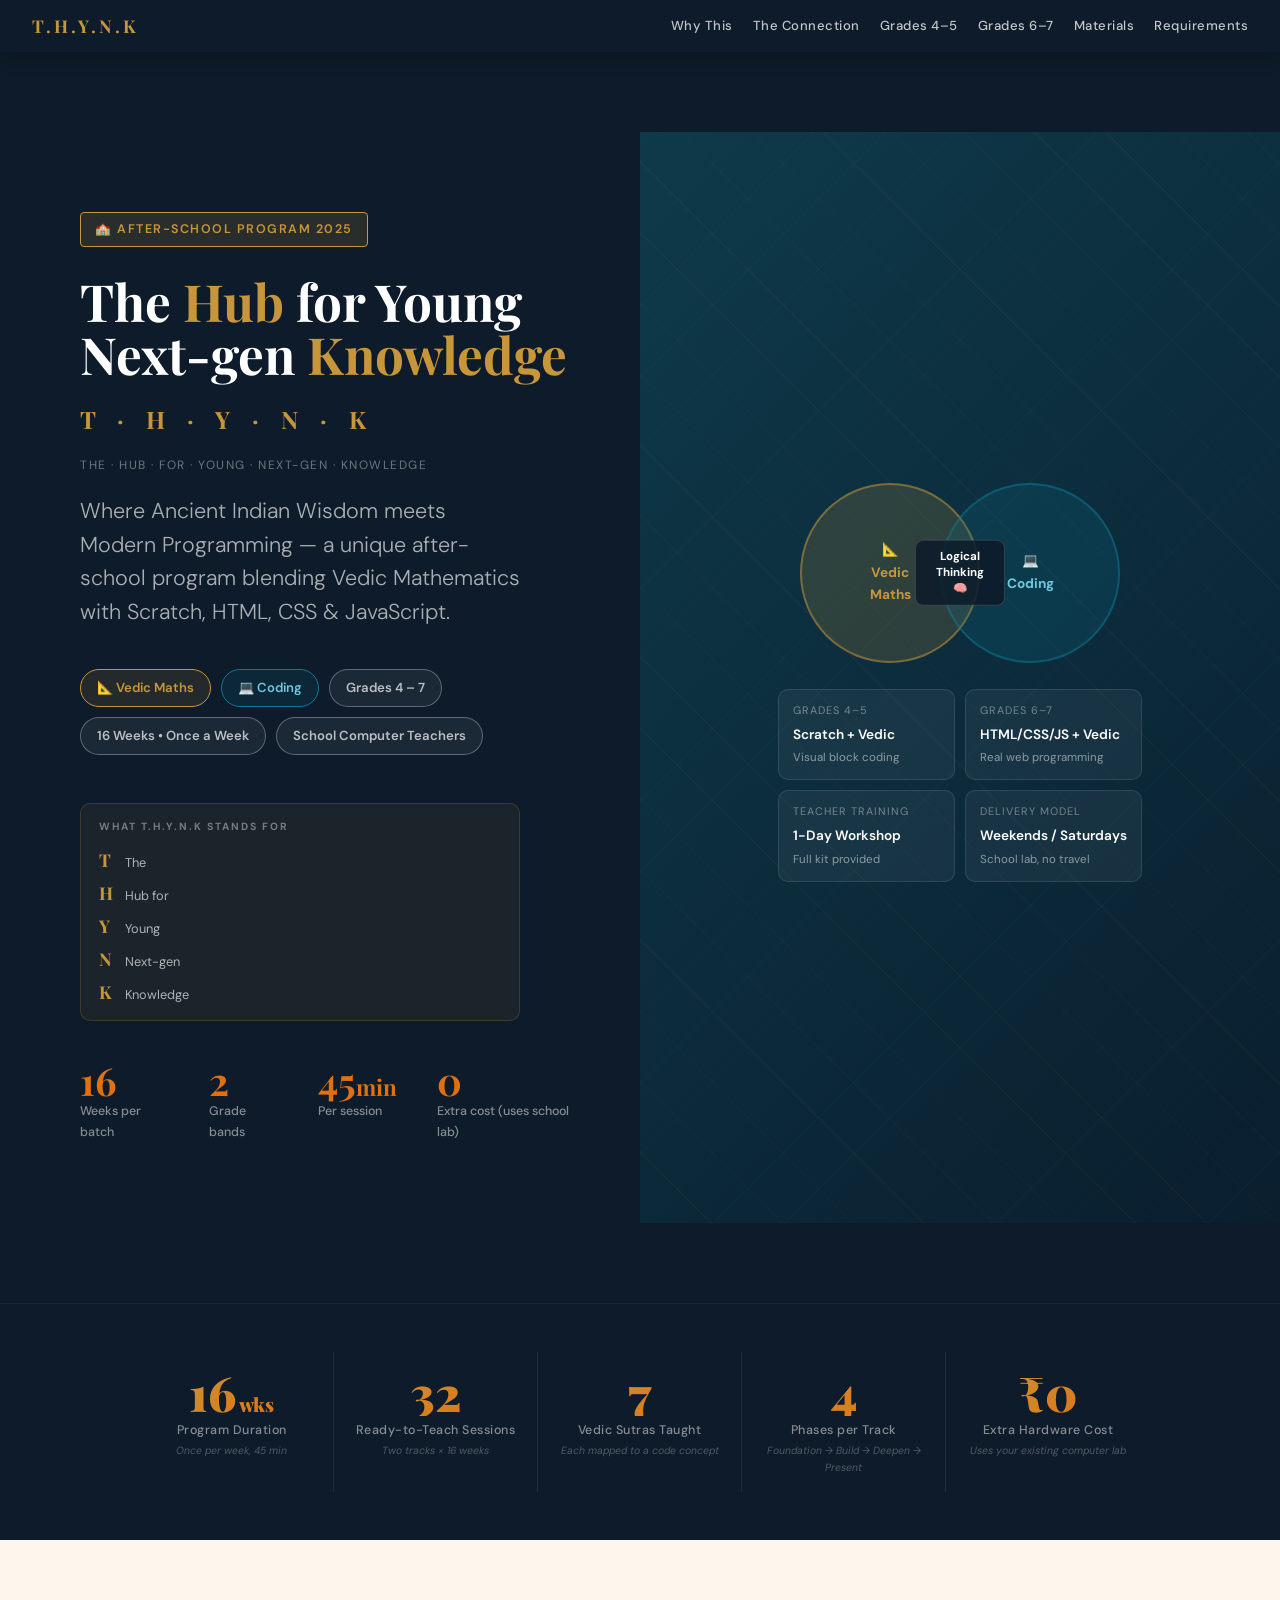
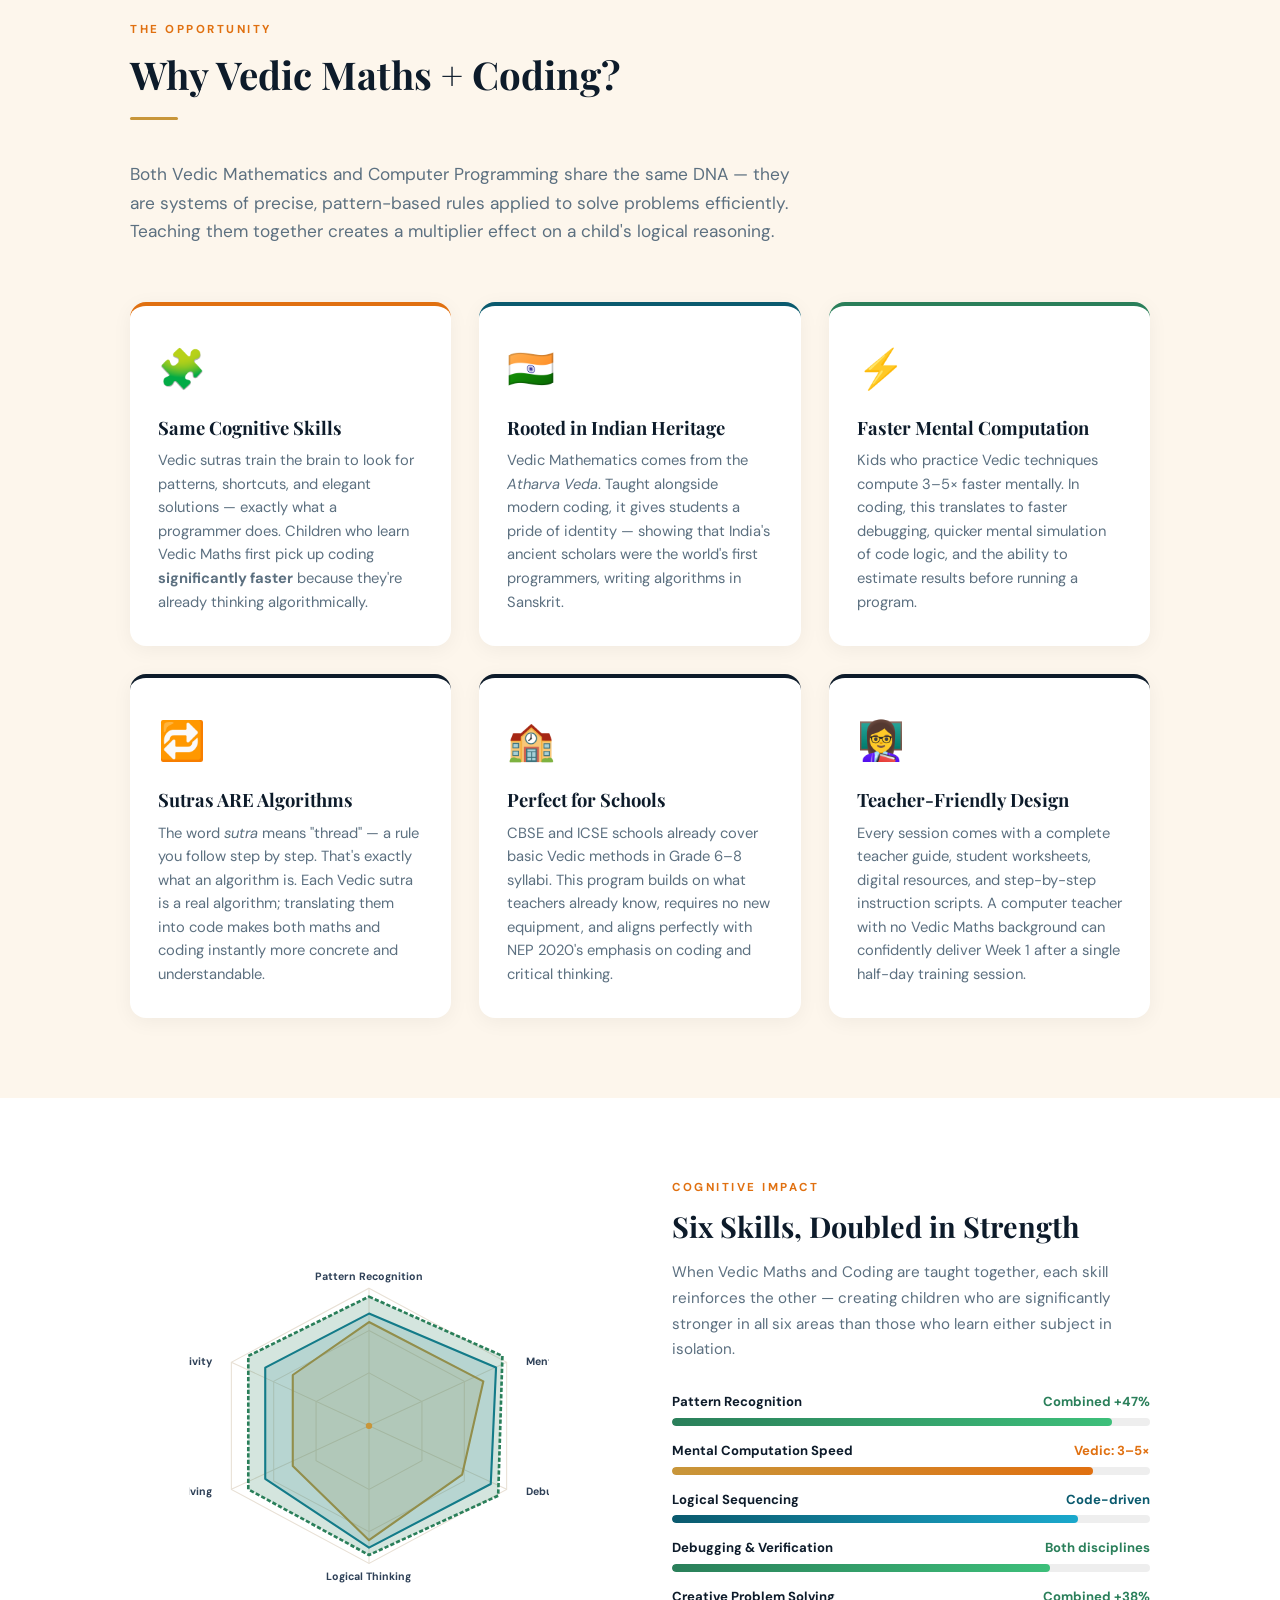
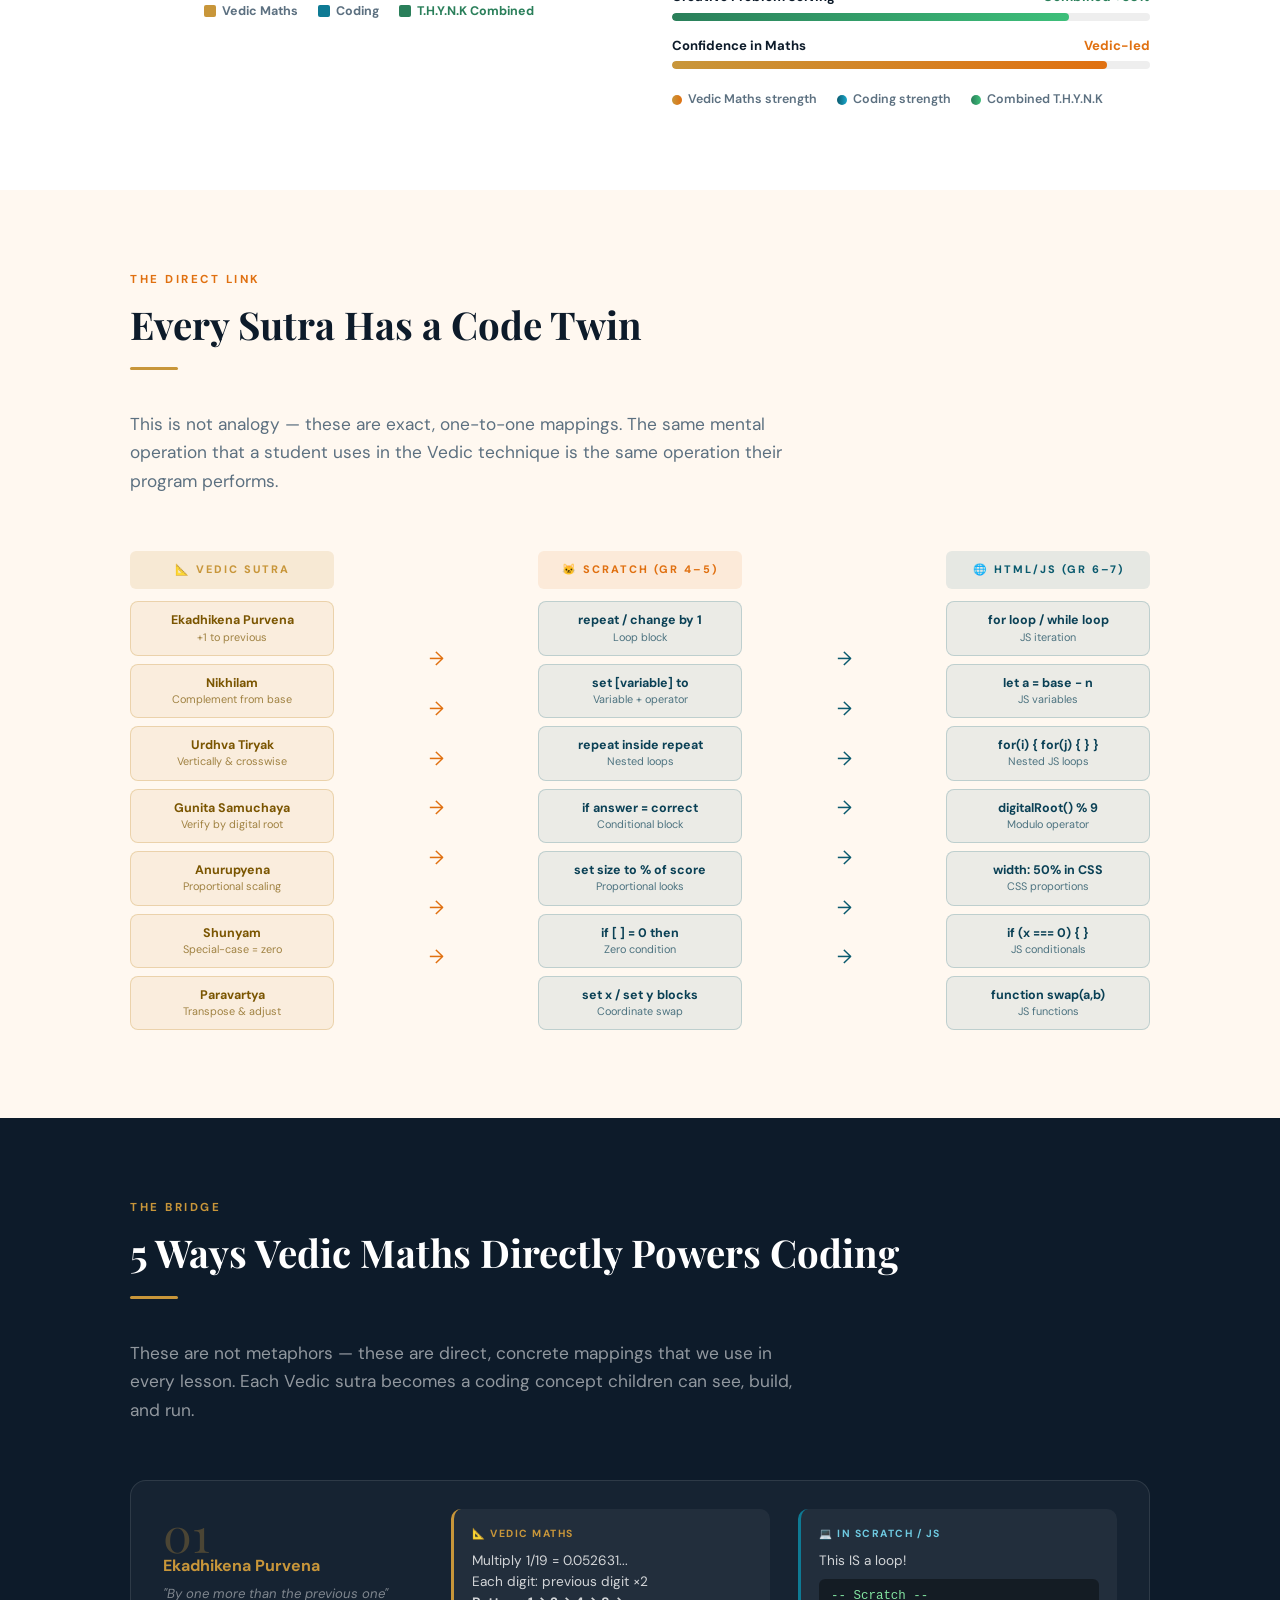
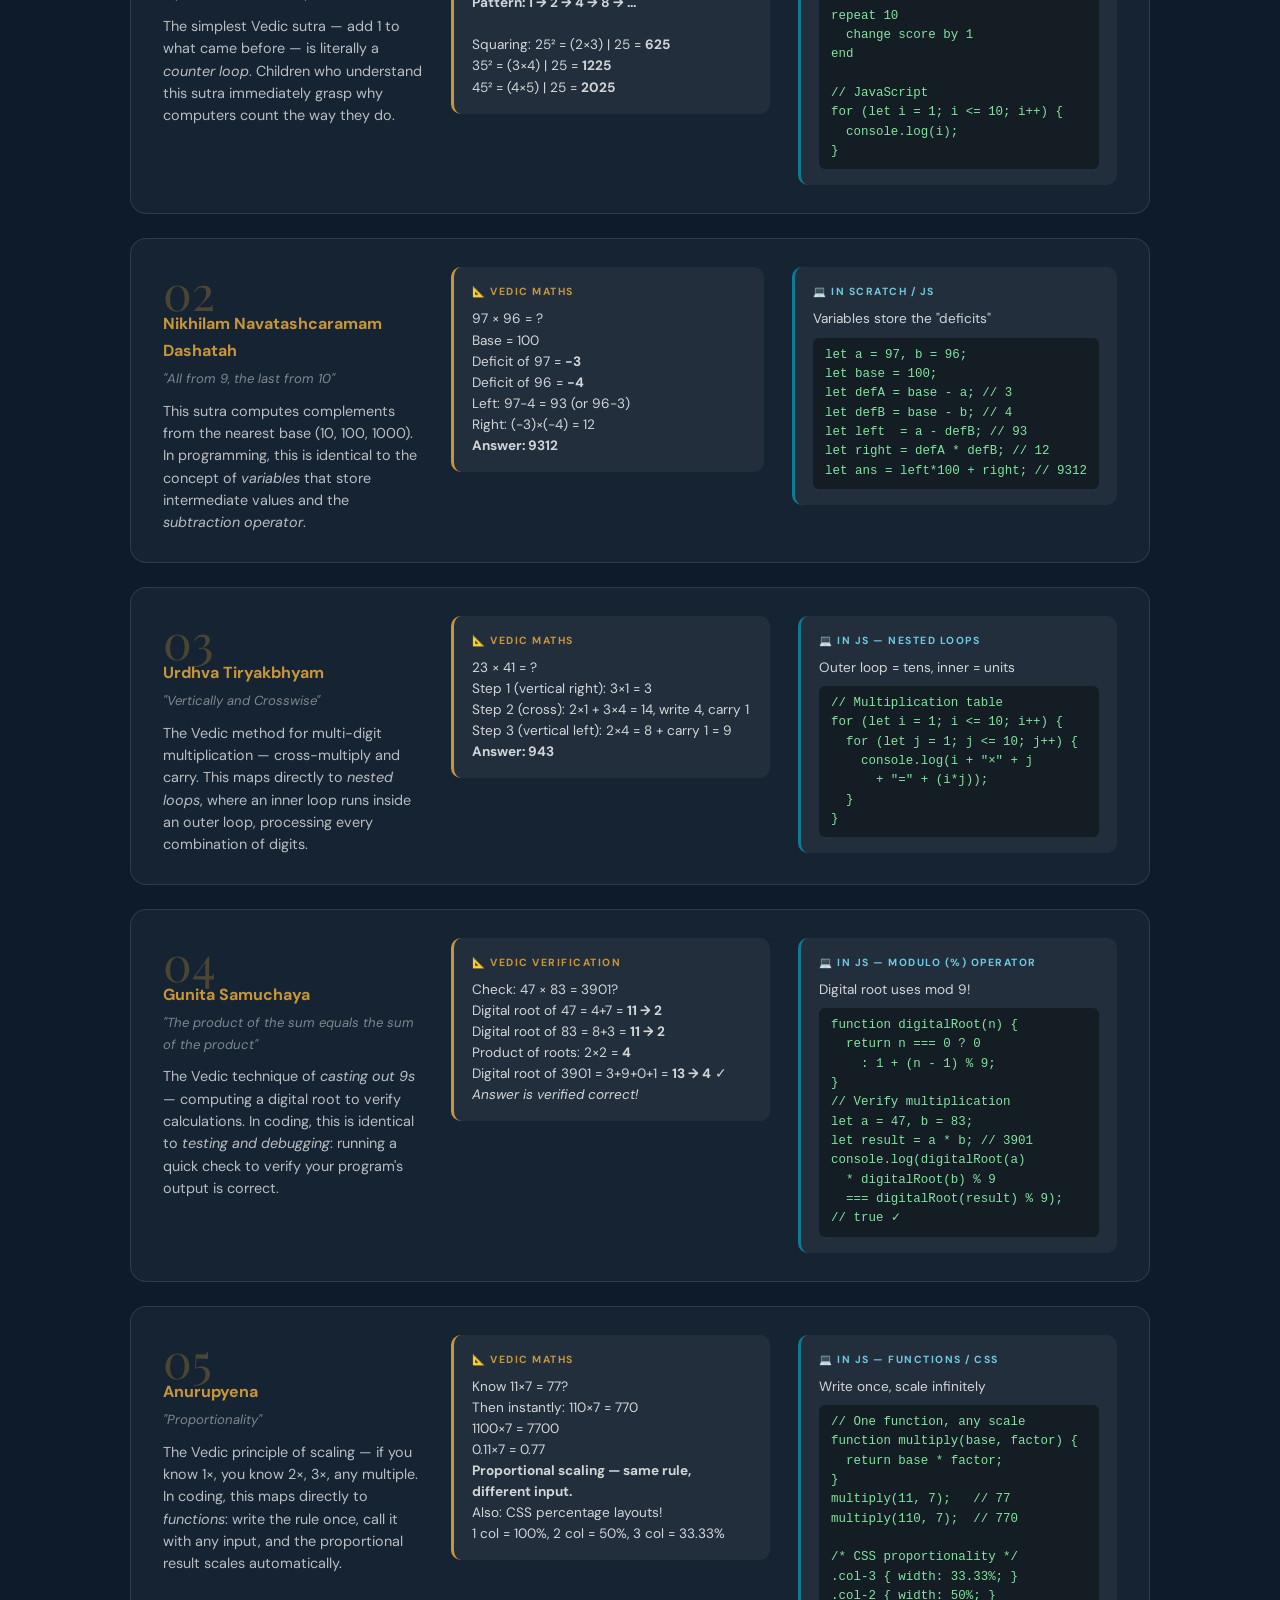
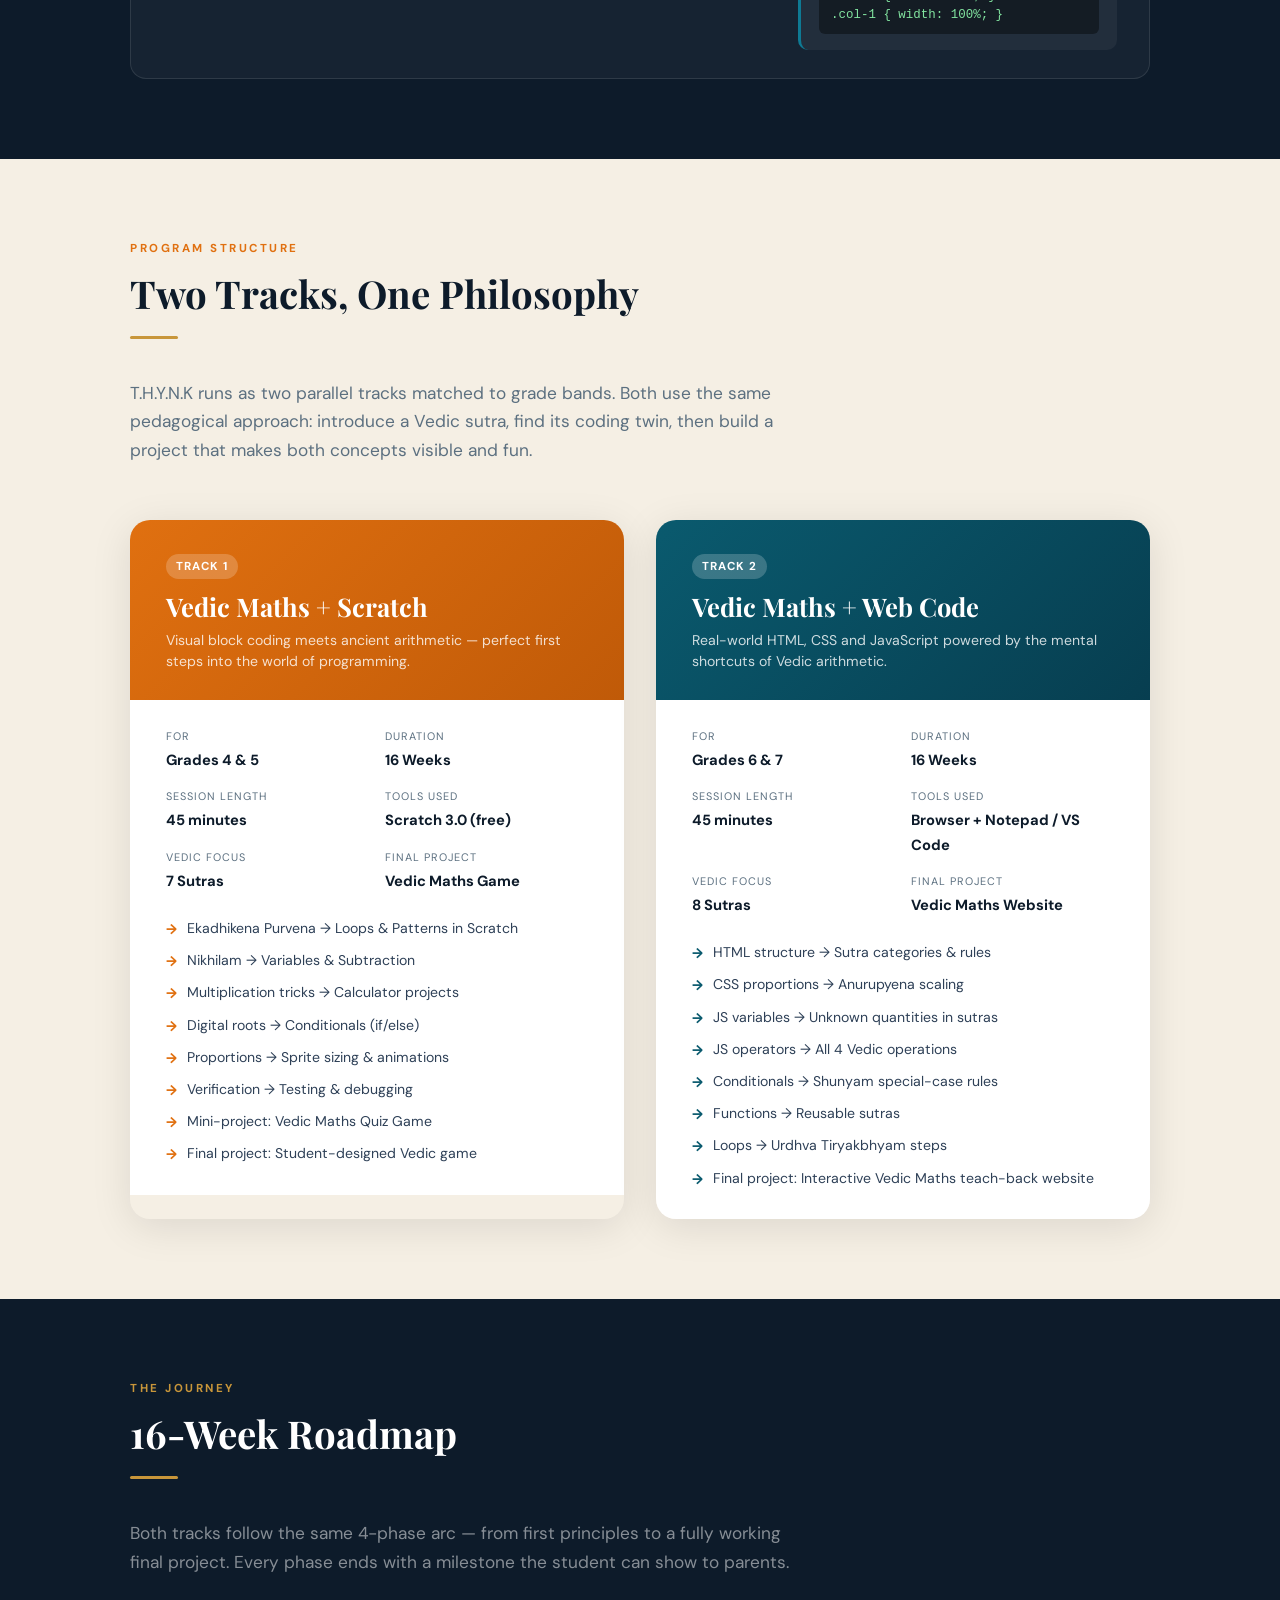
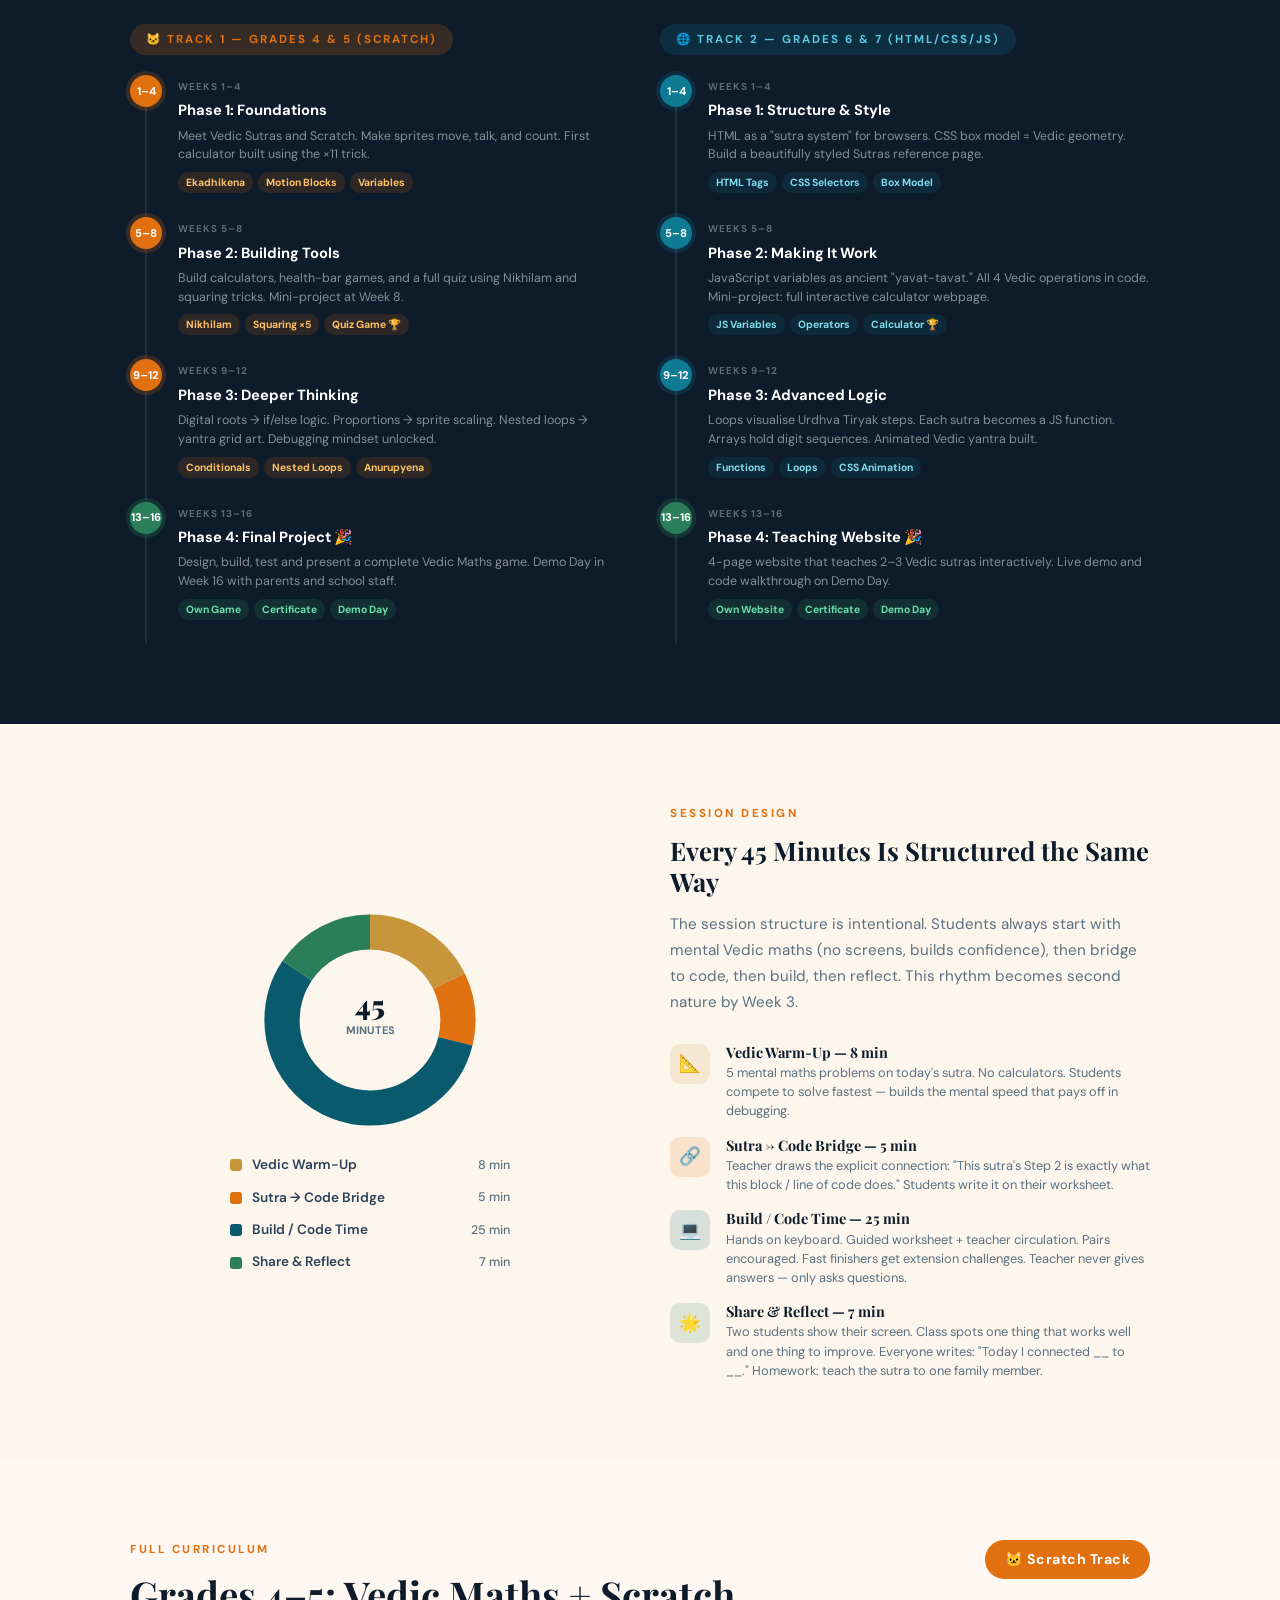
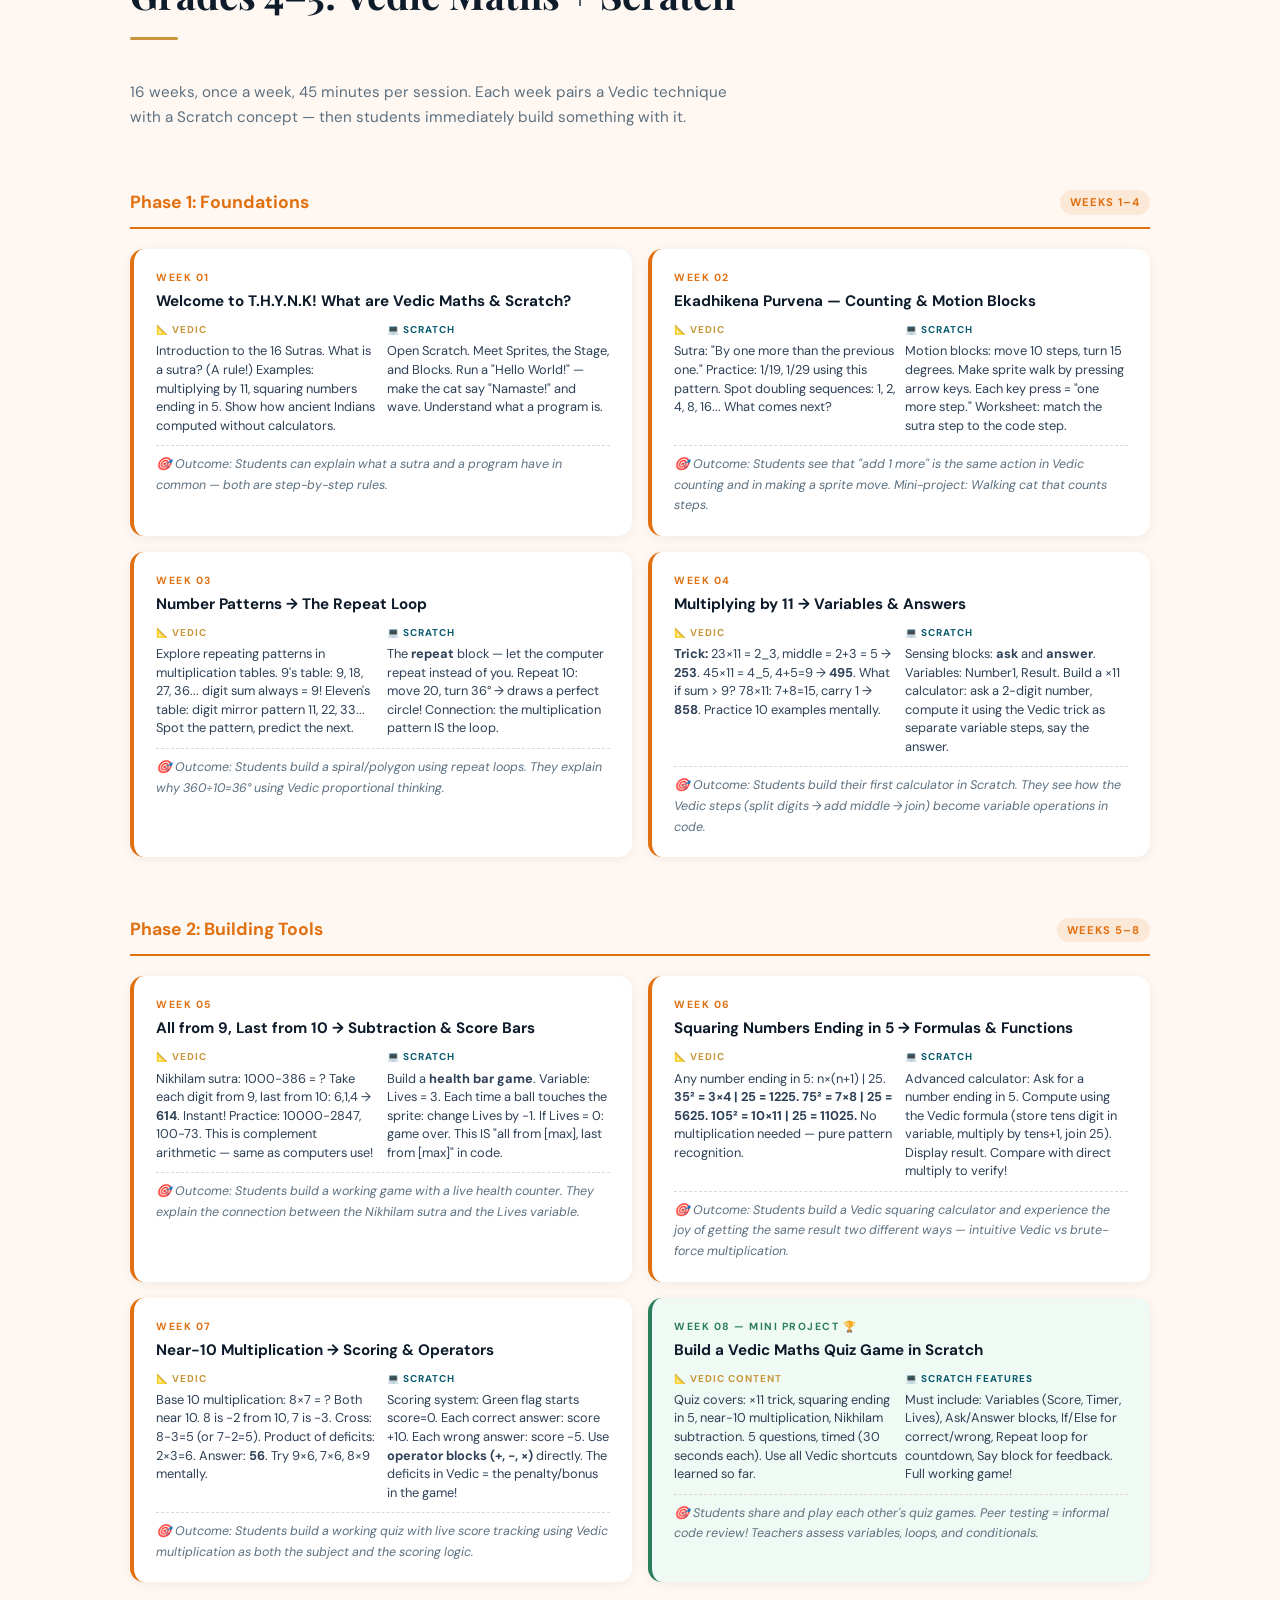
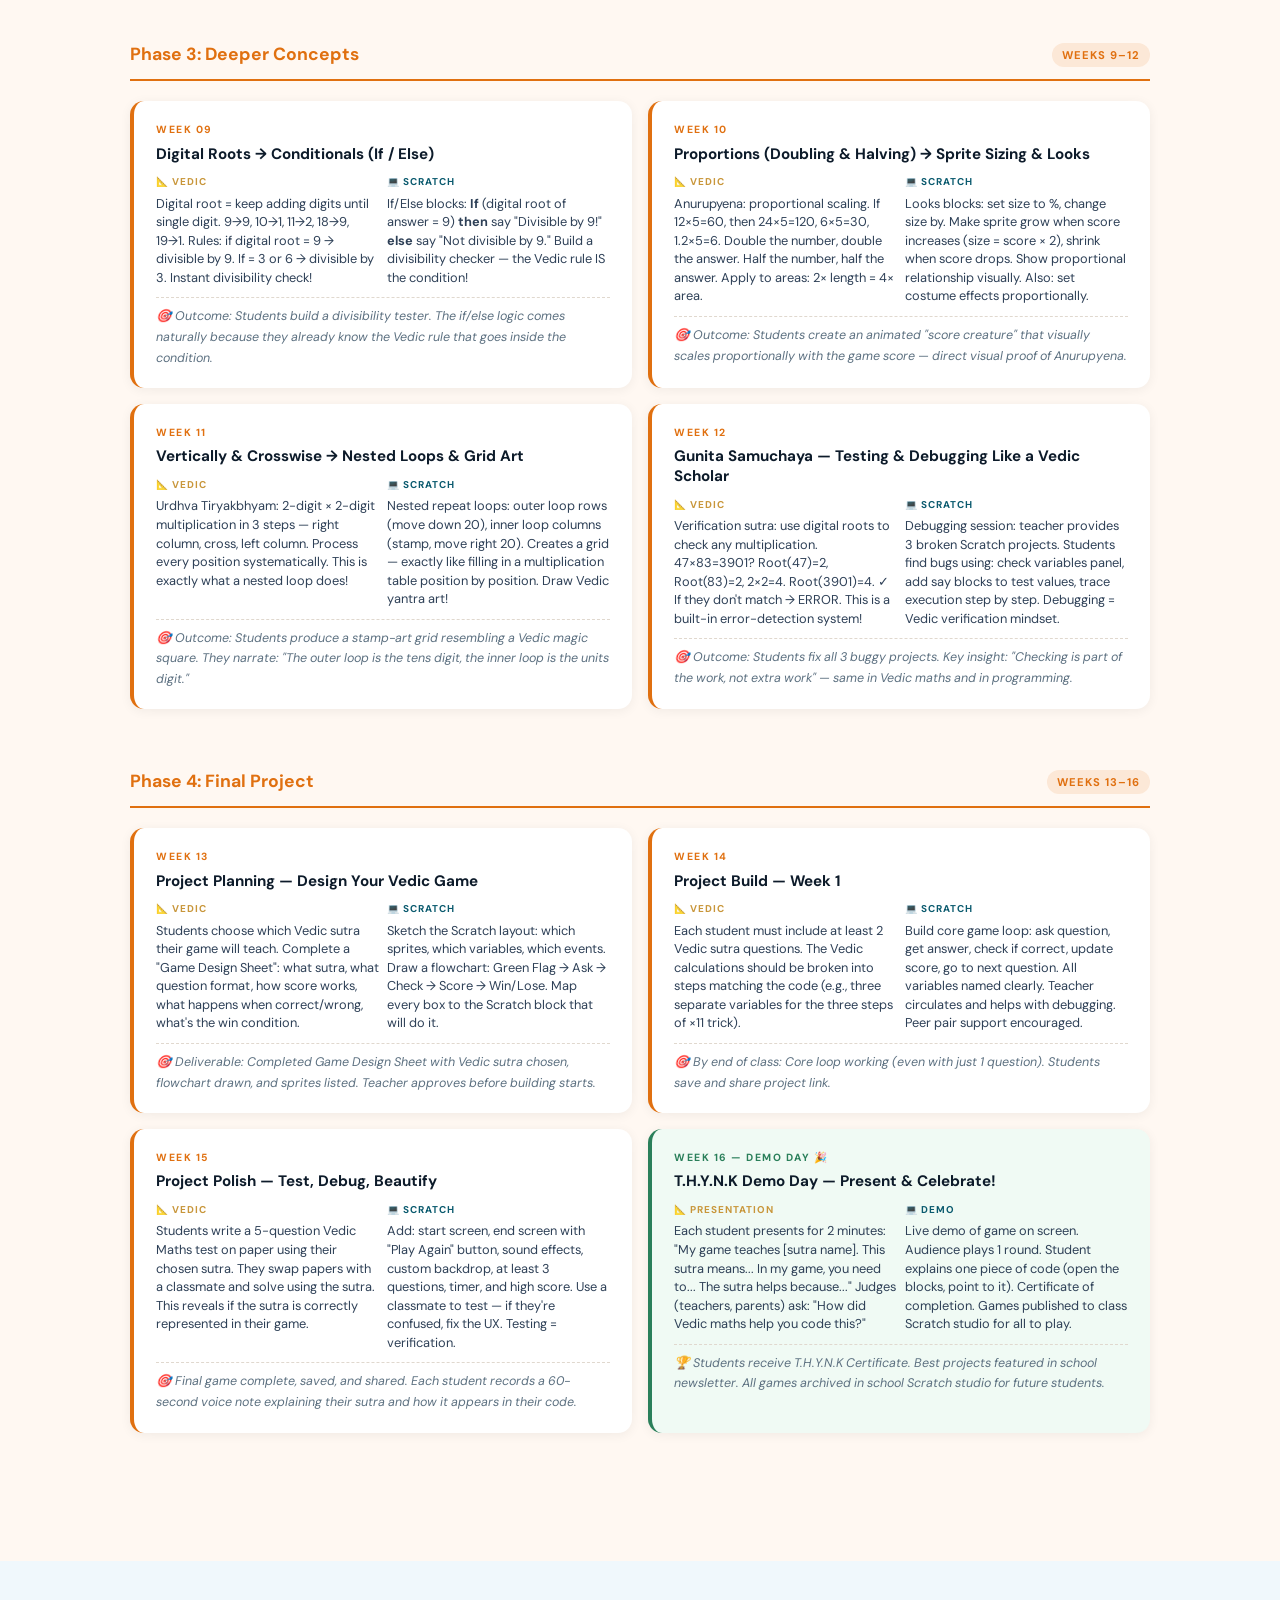
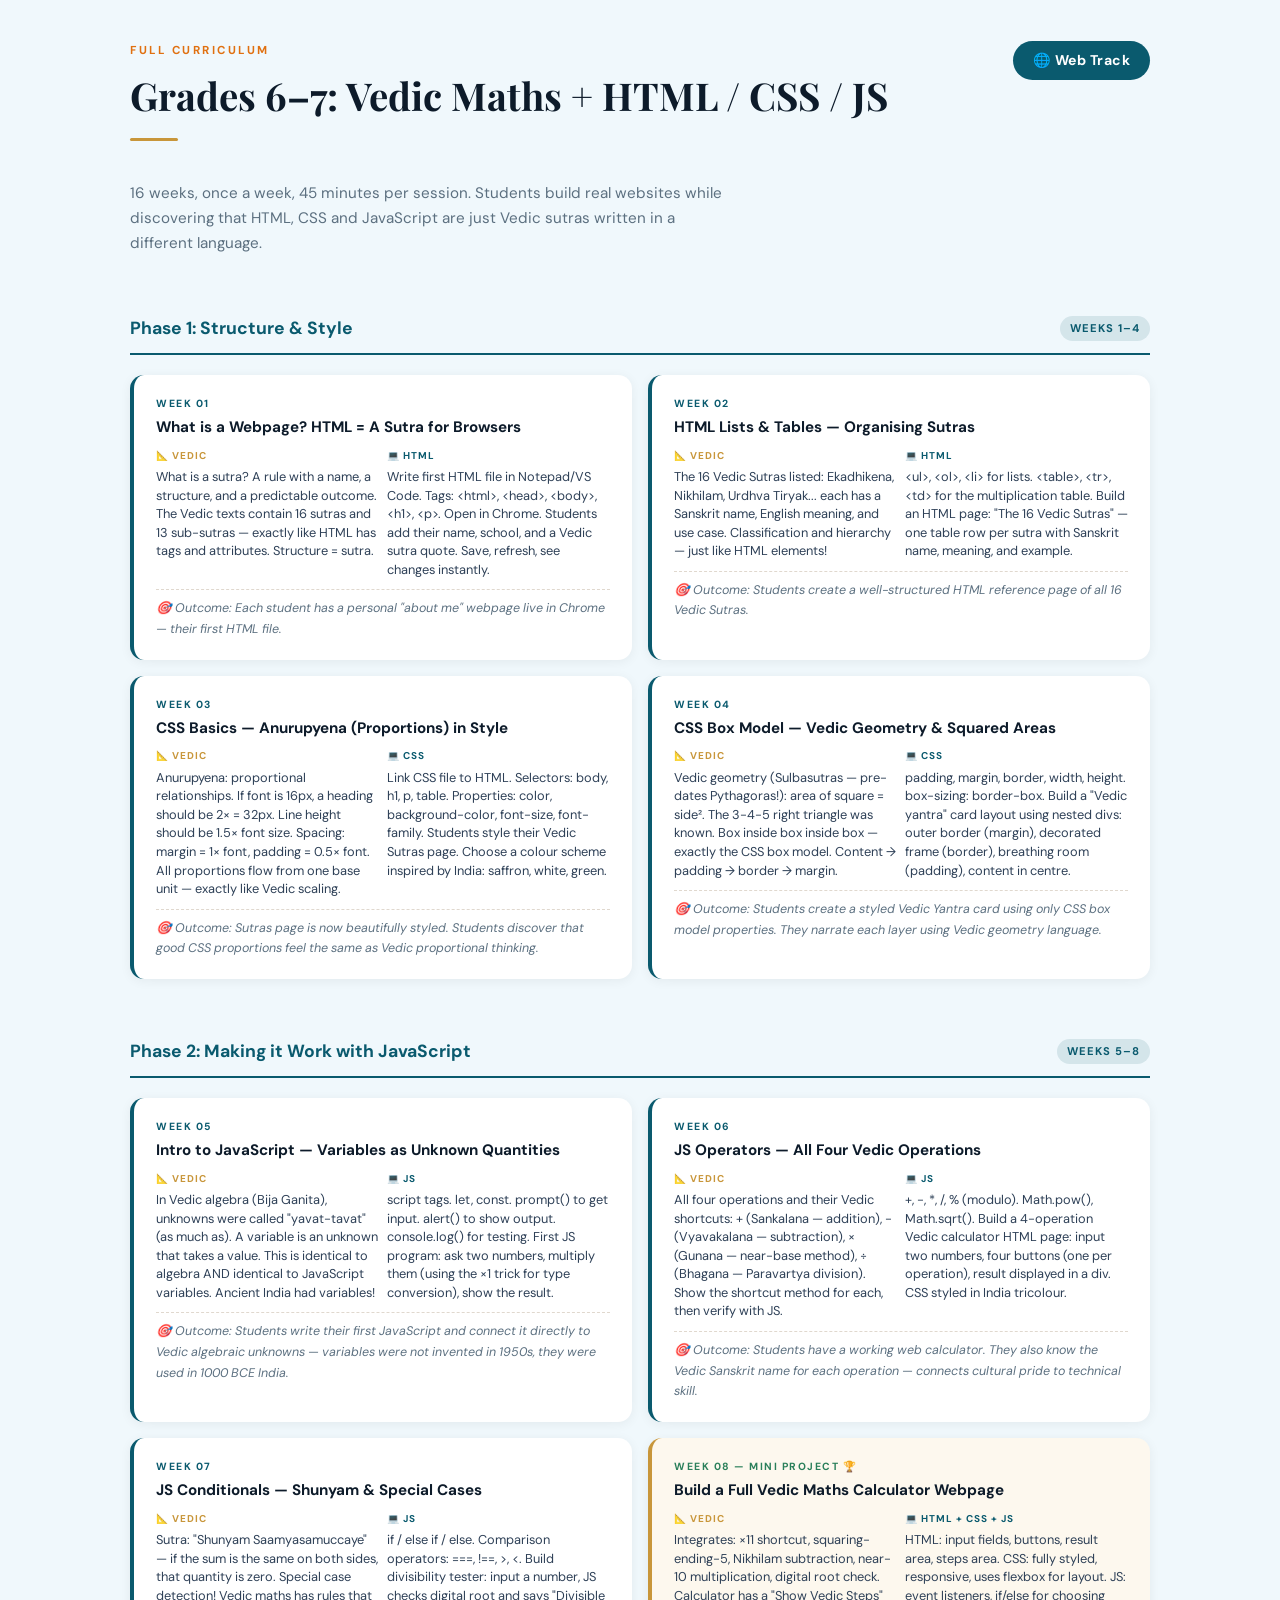
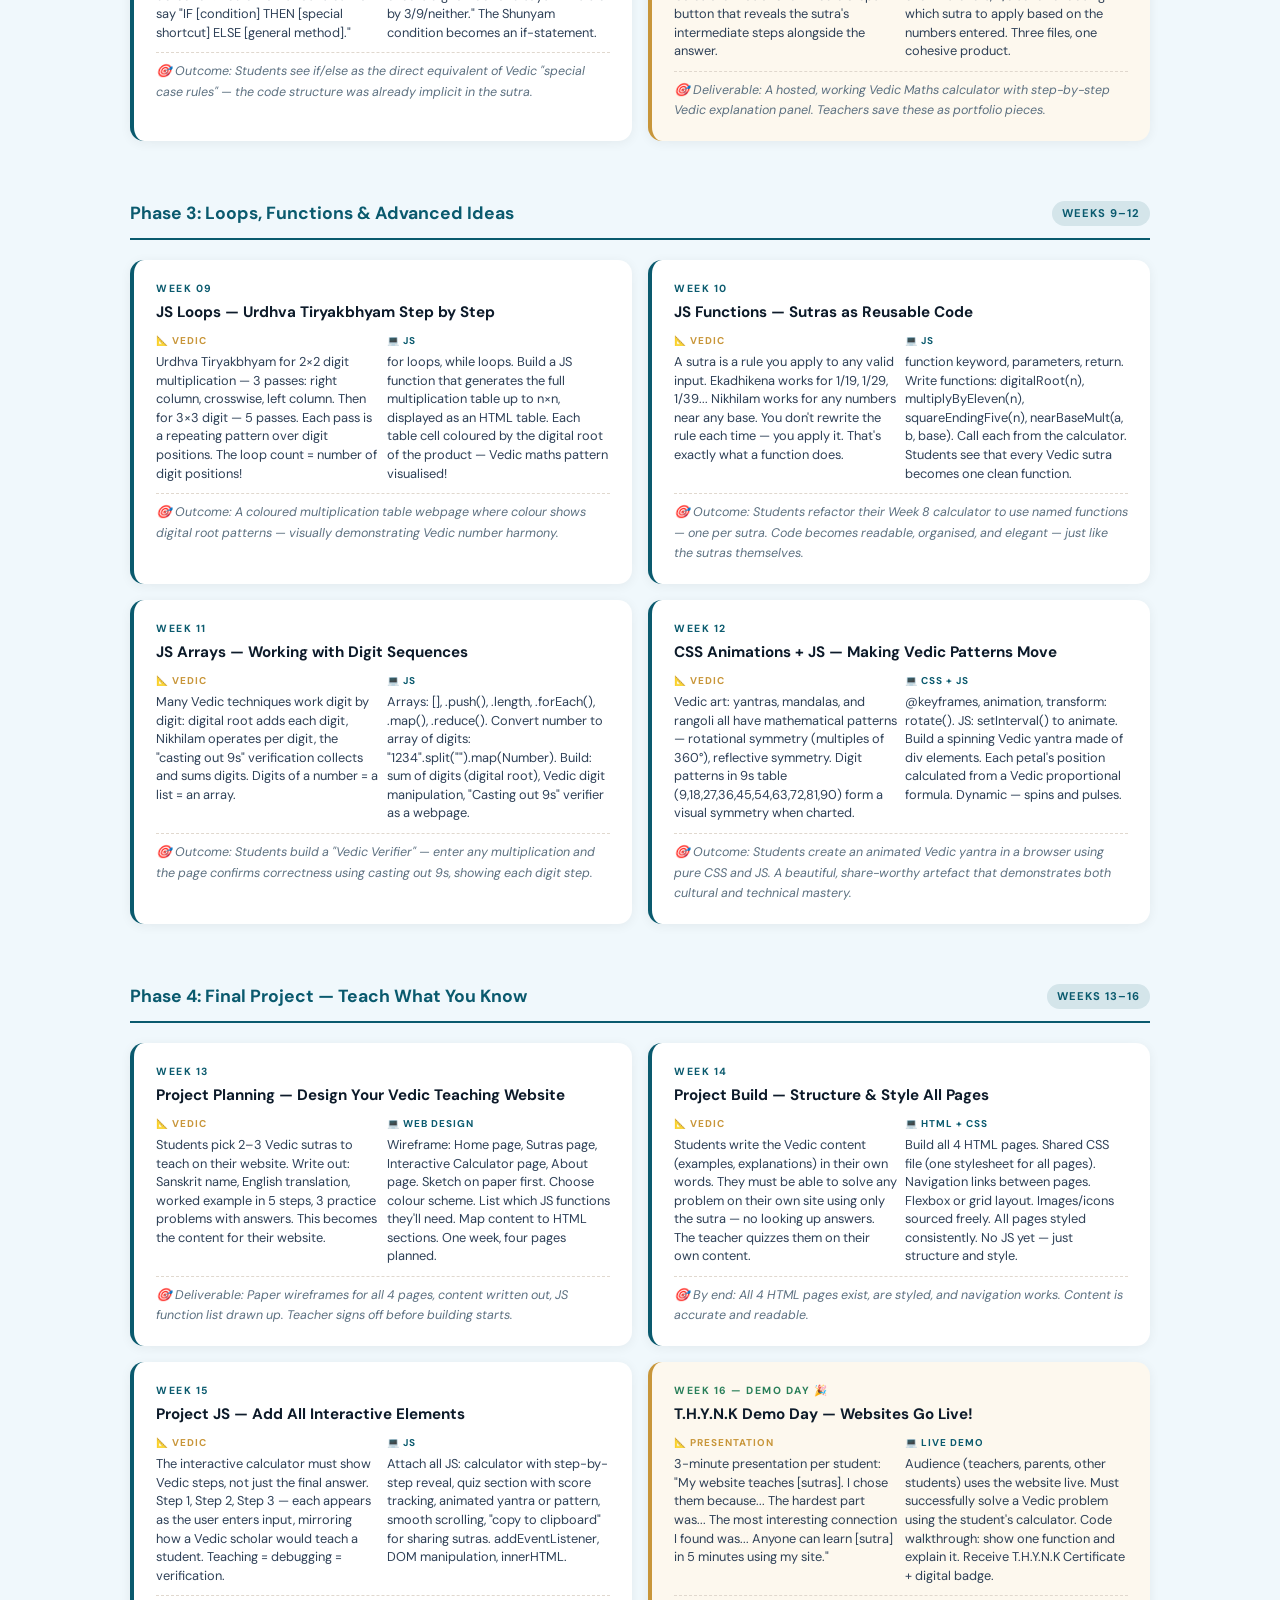
<file: thynk_proposal_1.html>
<!DOCTYPE html>
<html lang="en">
<head>
<meta charset="UTF-8">
<meta name="viewport" content="width=device-width, initial-scale=1.0">
<title>T.H.Y.N.K — School Program Proposal</title>
<link href="https://fonts.googleapis.com/css2?family=Playfair+Display:wght@400;700;900&family=DM+Sans:wght@300;400;500;600;700&display=swap" rel="stylesheet">
<style>
:root {
  --teal:    #0A5A6E;
  --teal-lt: #0E7A94;
  --saffron: #E07010;
  --gold:    #C8963A;
  --cream:   #FDF6EC;
  --navy:    #0D1B2A;
  --slate:   #2E4057;
  --muted:   #5C7080;
  --green:   #2A7F5A;
  --red:     #C0392B;
  --bg:      #F5EFE4;
}
*, *::before, *::after { box-sizing: border-box; margin: 0; padding: 0; }

html { scroll-behavior: smooth; }

body {
  font-family: 'DM Sans', sans-serif;
  background: var(--bg);
  color: var(--navy);
  font-size: 16px;
  line-height: 1.65;
}

/* ─── TYPOGRAPHY ─── */
h1,h2,h3,h4 { font-family: 'Playfair Display', serif; line-height: 1.2; }

/* ─── NAV ─── */
nav {
  position: sticky; top: 0; z-index: 100;
  background: var(--navy);
  padding: 0 32px;
  display: flex; align-items: center; justify-content: space-between;
  height: 52px;
  box-shadow: 0 2px 20px rgba(0,0,0,0.3);
}
.nav-brand {
  font-family: 'Playfair Display', serif;
  color: var(--gold);
  font-size: 1.1rem;
  font-weight: 700;
  letter-spacing: 4px;
}
.nav-links { display: flex; gap: 20px; }
.nav-links a {
  color: rgba(255,255,255,0.75);
  text-decoration: none;
  font-size: 0.82rem;
  font-weight: 500;
  letter-spacing: 0.5px;
  transition: color 0.2s;
}
.nav-links a:hover { color: var(--gold); }

/* ─── HERO ─── */
.hero {
  background: var(--navy);
  min-height: 92vh;
  display: grid;
  grid-template-columns: 1fr 1fr;
  position: relative;
  overflow: hidden;
}
.hero-left {
  padding: 80px 60px 80px 80px;
  display: flex; flex-direction: column; justify-content: center;
  position: relative; z-index: 2;
}
.hero-badge {
  display: inline-flex; align-items: center; gap: 8px;
  background: rgba(200,150,58,0.15);
  border: 1px solid var(--gold);
  color: var(--gold);
  padding: 6px 14px;
  border-radius: 4px;
  font-size: 0.78rem;
  font-weight: 600;
  letter-spacing: 1.5px;
  text-transform: uppercase;
  margin-bottom: 28px;
  width: fit-content;
}
.hero h1 {
  font-size: clamp(3rem, 5vw, 5rem);
  color: #fff;
  line-height: 1.0;
  margin-bottom: 8px;
}
.hero h1 .accent { color: var(--gold); }
.hero-tagline {
  font-size: clamp(1rem, 1.8vw, 1.35rem);
  color: rgba(255,255,255,0.65);
  font-weight: 300;
  margin-bottom: 40px;
  max-width: 440px;
  line-height: 1.55;
}
.hero-pills { display: flex; flex-wrap: wrap; gap: 10px; margin-bottom: 48px; }
.pill {
  padding: 7px 16px;
  border-radius: 30px;
  font-size: 0.82rem;
  font-weight: 600;
  border: 1.5px solid;
}
.pill-teal  { border-color: var(--teal-lt); color: #6EC9E0; background: rgba(14,122,148,0.12); }
.pill-gold  { border-color: var(--gold);    color: var(--gold); background: rgba(200,150,58,0.12); }
.pill-cream { border-color: rgba(255,255,255,0.3); color: rgba(255,255,255,0.7); background: rgba(255,255,255,0.06); }
.hero-stats { display: flex; gap: 40px; }
.stat { }
.stat-num {
  font-family: 'Playfair Display', serif;
  font-size: 2.4rem;
  color: var(--saffron);
  line-height: 1;
  font-weight: 700;
}
.stat-lbl { font-size: 0.78rem; color: rgba(255,255,255,0.5); font-weight: 500; margin-top: 2px; }

.hero-right {
  position: relative;
  background: linear-gradient(135deg, #0E3A4A 0%, #0A1E2E 100%);
  display: flex; align-items: center; justify-content: center;
  overflow: hidden;
}
.hero-pattern {
  position: absolute; inset: 0;
  background-image:
    repeating-linear-gradient(45deg, rgba(200,150,58,0.04) 0px, rgba(200,150,58,0.04) 1px, transparent 1px, transparent 50px),
    repeating-linear-gradient(-45deg, rgba(14,122,148,0.05) 0px, rgba(14,122,148,0.05) 1px, transparent 1px, transparent 50px);
}
.hero-visual {
  position: relative; z-index: 2;
  display: flex; flex-direction: column; align-items: center; gap: 16px;
  padding: 40px;
}
.venn-container {
  position: relative;
  width: 320px; height: 200px;
  margin: 0 auto;
}
.venn-circle {
  position: absolute;
  width: 180px; height: 180px;
  border-radius: 50%;
  display: flex; align-items: center; justify-content: center;
  flex-direction: column;
  font-size: 0.85rem; font-weight: 700; text-align: center;
  top: 10px;
}
.venn-left {
  left: 0;
  background: rgba(200,150,58,0.18);
  border: 2px solid rgba(200,150,58,0.5);
  color: var(--gold);
}
.venn-right {
  right: 0;
  background: rgba(14,122,148,0.18);
  border: 2px solid rgba(14,122,148,0.5);
  color: #6EC9E0;
}
.venn-center {
  position: absolute;
  left: 50%; top: 50%;
  transform: translate(-50%, -50%);
  z-index: 3;
  color: #fff;
  font-size: 0.72rem; font-weight: 700; text-align: center;
  background: rgba(13,27,42,0.85);
  padding: 8px 10px;
  border-radius: 8px;
  border: 1px solid rgba(255,255,255,0.15);
  width: 90px;
  line-height: 1.4;
}
.hero-cards {
  display: grid; grid-template-columns: 1fr 1fr; gap: 10px;
  width: 100%;
}
.hero-mini-card {
  background: rgba(255,255,255,0.05);
  border: 1px solid rgba(255,255,255,0.1);
  border-radius: 10px;
  padding: 12px 14px;
}
.hero-mini-card .label { font-size: 0.68rem; color: rgba(255,255,255,0.4); text-transform: uppercase; letter-spacing: 1px; margin-bottom: 4px; }
.hero-mini-card .value { font-size: 0.85rem; color: #fff; font-weight: 600; }
.hero-mini-card .sub   { font-size: 0.72rem; color: rgba(255,255,255,0.5); margin-top: 2px; }

/* ─── SECTION BASE ─── */
section { padding: 80px 0; }
.container { max-width: 1100px; margin: 0 auto; padding: 0 40px; }
.section-label {
  font-size: 0.72rem;
  font-weight: 700;
  letter-spacing: 2.5px;
  text-transform: uppercase;
  color: var(--saffron);
  margin-bottom: 12px;
}
.section-title {
  font-size: clamp(1.8rem, 3vw, 2.8rem);
  color: var(--navy);
  margin-bottom: 16px;
}
.section-sub {
  font-size: 1.08rem;
  color: var(--muted);
  max-width: 680px;
  line-height: 1.65;
  margin-bottom: 56px;
}

/* ─── WHY SECTION ─── */
.why-section { background: var(--cream); }
.why-grid { display: grid; grid-template-columns: repeat(3, 1fr); gap: 28px; }
.why-card {
  background: #fff;
  border-radius: 16px;
  padding: 32px 28px;
  border-top: 4px solid;
  box-shadow: 0 4px 20px rgba(0,0,0,0.05);
  transition: transform 0.25s;
}
.why-card:hover { transform: translateY(-4px); }
.why-card:nth-child(1) { border-color: var(--saffron); }
.why-card:nth-child(2) { border-color: var(--teal); }
.why-card:nth-child(3) { border-color: var(--green); }
.why-icon { font-size: 2.4rem; margin-bottom: 16px; }
.why-card h3 { font-size: 1.15rem; color: var(--navy); margin-bottom: 10px; }
.why-card p { font-size: 0.92rem; color: var(--muted); line-height: 1.6; }

/* ─── CONNECTIONS SECTION ─── */
.connections-section { background: var(--navy); }
.connections-section .section-title { color: #fff; }
.connections-section .section-sub { color: rgba(255,255,255,0.55); }
.conn-grid { display: flex; flex-direction: column; gap: 24px; }
.conn-card {
  background: rgba(255,255,255,0.04);
  border: 1px solid rgba(255,255,255,0.1);
  border-radius: 16px;
  padding: 28px 32px;
  display: grid;
  grid-template-columns: 260px 1fr 1fr;
  gap: 28px;
  align-items: start;
  transition: background 0.2s;
}
.conn-card:hover { background: rgba(255,255,255,0.07); }
.conn-num {
  font-family: 'Playfair Display', serif;
  font-size: 3rem;
  color: rgba(200,150,58,0.3);
  line-height: 1;
  margin-bottom: -4px;
}
.conn-sutra {
  font-size: 1rem;
  color: var(--gold);
  font-weight: 700;
  margin-bottom: 4px;
}
.conn-sutra-en {
  font-size: 0.82rem;
  color: rgba(255,255,255,0.45);
  font-style: italic;
  margin-bottom: 10px;
}
.conn-desc { font-size: 0.9rem; color: rgba(255,255,255,0.7); line-height: 1.55; }
.conn-box {
  background: rgba(255,255,255,0.05);
  border-radius: 10px;
  padding: 16px 18px;
  border-left: 3px solid;
}
.conn-box.vedic { border-color: var(--gold); }
.conn-box.code  { border-color: var(--teal-lt); }
.conn-box-label {
  font-size: 0.65rem;
  letter-spacing: 1.5px;
  text-transform: uppercase;
  font-weight: 700;
  margin-bottom: 8px;
}
.conn-box.vedic .conn-box-label { color: var(--gold); }
.conn-box.code  .conn-box-label { color: #6EC9E0; }
.conn-box-content {
  font-size: 0.85rem;
  color: rgba(255,255,255,0.8);
  line-height: 1.55;
}
.code-block {
  background: rgba(0,0,0,0.4);
  border-radius: 6px;
  padding: 8px 12px;
  font-family: 'Courier New', monospace;
  font-size: 0.78rem;
  color: #82E4A0;
  margin-top: 8px;
  white-space: pre;
  overflow-x: auto;
}

/* ─── PROGRAM OVERVIEW ─── */
.overview-section { background: var(--bg); }
.overview-grid { display: grid; grid-template-columns: 1fr 1fr; gap: 32px; }
.prog-card {
  border-radius: 20px;
  overflow: hidden;
  box-shadow: 0 8px 40px rgba(0,0,0,0.1);
}
.prog-card-header {
  padding: 32px 36px 28px;
  color: #fff;
}
.prog-card.primary .prog-card-header   { background: linear-gradient(135deg, var(--saffron), #C05A08); }
.prog-card.secondary .prog-card-header { background: linear-gradient(135deg, var(--teal), #073E50); }
.prog-grade-tag {
  display: inline-block;
  background: rgba(255,255,255,0.2);
  padding: 3px 10px;
  border-radius: 20px;
  font-size: 0.72rem;
  font-weight: 700;
  letter-spacing: 1px;
  text-transform: uppercase;
  margin-bottom: 12px;
}
.prog-card-header h3 { font-size: 1.6rem; margin-bottom: 8px; }
.prog-card-header p { font-size: 0.88rem; opacity: 0.8; line-height: 1.5; }
.prog-card-body { background: #fff; padding: 28px 36px; }
.prog-meta { display: grid; grid-template-columns: 1fr 1fr; gap: 16px; margin-bottom: 24px; }
.prog-meta-item { }
.prog-meta-label { font-size: 0.68rem; color: var(--muted); text-transform: uppercase; letter-spacing: 1px; margin-bottom: 2px; }
.prog-meta-value { font-size: 0.92rem; font-weight: 700; color: var(--navy); }
.prog-topics { list-style: none; display: flex; flex-direction: column; gap: 8px; }
.prog-topics li {
  display: flex; align-items: flex-start; gap: 10px;
  font-size: 0.88rem; color: var(--slate);
}
.prog-topics li::before {
  content: '→';
  color: var(--saffron);
  font-weight: 700;
  flex-shrink: 0;
  margin-top: 1px;
}
.prog-card.secondary .prog-topics li::before { color: var(--teal); }

/* ─── CURRICULUM SECTIONS ─── */
.curriculum-section { padding: 80px 0; }
.curriculum-section.gr45 { background: #FFF8F2; }
.curriculum-section.gr67 { background: #F0F8FC; }

.curriculum-header {
  display: flex; align-items: flex-start; justify-content: space-between;
  margin-bottom: 48px; flex-wrap: wrap; gap: 20px;
}
.grade-badge {
  display: inline-flex; align-items: center; gap: 8px;
  padding: 8px 20px;
  border-radius: 30px;
  font-size: 0.88rem;
  font-weight: 700;
  letter-spacing: 0.5px;
}
.grade-badge.gr45 { background: var(--saffron); color: #fff; }
.grade-badge.gr67 { background: var(--teal); color: #fff; }

.phase-block { margin-bottom: 48px; }
.phase-title {
  font-size: 1.1rem;
  font-weight: 700;
  color: var(--navy);
  padding: 10px 0;
  border-bottom: 2px solid;
  margin-bottom: 20px;
  display: flex; align-items: center; gap: 12px;
}
.phase-title.gr45 { border-color: var(--saffron); color: var(--saffron); }
.phase-title.gr67 { border-color: var(--teal); color: var(--teal); }
.phase-badge {
  font-size: 0.7rem;
  font-weight: 700;
  letter-spacing: 1px;
  text-transform: uppercase;
  padding: 3px 10px;
  border-radius: 20px;
  margin-left: auto;
}
.phase-badge.gr45 { background: rgba(224,112,16,0.12); color: var(--saffron); }
.phase-badge.gr67 { background: rgba(10,90,110,0.12); color: var(--teal); }

.week-grid { display: grid; grid-template-columns: repeat(2, 1fr); gap: 16px; }
.week-card {
  background: #fff;
  border-radius: 14px;
  padding: 20px 22px;
  box-shadow: 0 2px 12px rgba(0,0,0,0.06);
  border-left: 4px solid;
  transition: transform 0.2s, box-shadow 0.2s;
}
.week-card:hover { transform: translateY(-3px); box-shadow: 0 6px 24px rgba(0,0,0,0.1); }
.week-card.gr45 { border-color: var(--saffron); }
.week-card.gr67 { border-color: var(--teal); }
.week-card.special.gr45 { border-color: var(--green); background: #F0FAF4; }
.week-card.special.gr67 { border-color: var(--gold); background: #FDF8EE; }
.week-num {
  font-size: 0.65rem;
  font-weight: 700;
  letter-spacing: 1.5px;
  text-transform: uppercase;
  margin-bottom: 6px;
}
.week-card.gr45 .week-num { color: var(--saffron); }
.week-card.gr67 .week-num { color: var(--teal); }
.week-card.special .week-num { color: var(--green); }
.week-title { font-size: 0.95rem; font-weight: 700; color: var(--navy); margin-bottom: 10px; line-height: 1.3; }
.week-row {
  display: grid; grid-template-columns: 1fr 1fr;
  gap: 8px; margin-top: 8px;
}
.week-col { }
.week-col-label {
  font-size: 0.62rem; font-weight: 700; text-transform: uppercase; letter-spacing: 1px;
  margin-bottom: 4px;
}
.week-card.gr45 .week-col-label.vedic { color: var(--gold); }
.week-card.gr67 .week-col-label.vedic { color: var(--gold); }
.week-col-label.code { color: var(--teal); }
.week-col-content { font-size: 0.8rem; color: var(--slate); line-height: 1.45; }
.week-outcome {
  margin-top: 10px;
  font-size: 0.78rem;
  color: var(--muted);
  padding-top: 8px;
  border-top: 1px dashed #E0D8CE;
  font-style: italic;
}

/* Full width week card */
.week-card.full { grid-column: 1 / -1; }

/* ─── MATERIALS SECTION ─── */
.materials-section { background: var(--cream); }
.materials-grid { display: grid; grid-template-columns: repeat(3, 1fr); gap: 24px; }
.mat-card {
  background: #fff;
  border-radius: 16px;
  padding: 28px 24px;
  box-shadow: 0 4px 16px rgba(0,0,0,0.06);
  border-top: 3px solid var(--gold);
}
.mat-icon { font-size: 2rem; margin-bottom: 14px; }
.mat-card h4 { font-size: 1rem; color: var(--navy); margin-bottom: 8px; }
.mat-card p { font-size: 0.85rem; color: var(--muted); line-height: 1.55; }
.mat-list { list-style: none; margin-top: 12px; display: flex; flex-direction: column; gap: 6px; }
.mat-list li { font-size: 0.82rem; color: var(--slate); display: flex; gap: 8px; }
.mat-list li::before { content: '✓'; color: var(--green); font-weight: 700; flex-shrink: 0; }

/* ─── REQUIREMENTS SECTION ─── */
.reqs-section { background: var(--navy); padding: 80px 0; }
.reqs-section .section-title { color: #fff; }
.reqs-section .section-sub { color: rgba(255,255,255,0.55); }
.reqs-grid { display: grid; grid-template-columns: repeat(4, 1fr); gap: 20px; }
.req-card {
  background: rgba(255,255,255,0.05);
  border: 1px solid rgba(255,255,255,0.1);
  border-radius: 14px;
  padding: 24px 20px;
  text-align: center;
}
.req-icon { font-size: 2.2rem; margin-bottom: 12px; }
.req-card h4 { font-size: 0.92rem; color: #fff; margin-bottom: 8px; }
.req-card p  { font-size: 0.8rem; color: rgba(255,255,255,0.55); line-height: 1.5; }

/* ─── SAMPLE VEDIC EXAMPLES BOX ─── */
.examples-section { background: #fff; padding: 80px 0; }
.examples-grid { display: grid; grid-template-columns: 1fr 1fr; gap: 32px; }
.ex-card {
  border-radius: 16px;
  overflow: hidden;
  box-shadow: 0 6px 28px rgba(0,0,0,0.08);
}
.ex-header { padding: 20px 24px; }
.ex-header.saffron { background: var(--saffron); color: #fff; }
.ex-header.teal    { background: var(--teal); color: #fff; }
.ex-header h4 { font-size: 1.05rem; margin-bottom: 2px; }
.ex-header p  { font-size: 0.78rem; opacity: 0.75; }
.ex-body { background: #F9F9FB; padding: 20px 24px; }
.ex-step { margin-bottom: 14px; }
.ex-step-label { font-size: 0.68rem; font-weight: 700; text-transform: uppercase; letter-spacing: 1px; color: var(--muted); margin-bottom: 4px; }
.ex-step-content { font-size: 0.88rem; color: var(--navy); line-height: 1.6; }
.ex-step-content strong { color: var(--saffron); }
.ex-step-content.code-style {
  font-family: 'Courier New', monospace;
  font-size: 0.82rem;
  background: #1E2D3D;
  color: #A8D8A8;
  padding: 10px 12px;
  border-radius: 8px;
  white-space: pre;
}
.ex-link {
  font-size: 0.78rem;
  color: var(--teal);
  font-weight: 700;
  margin-top: 14px;
  padding-top: 12px;
  border-top: 1px dashed #DDD;
}

/* ─── CTA SECTION ─── */
.cta-section {
  background: linear-gradient(135deg, var(--saffron) 0%, #C05A08 50%, var(--navy) 100%);
  padding: 100px 0;
  text-align: center;
}
.cta-section h2 { font-size: clamp(2rem, 4vw, 3.2rem); color: #fff; margin-bottom: 20px; }
.cta-section p { font-size: 1.1rem; color: rgba(255,255,255,0.8); max-width: 560px; margin: 0 auto 40px; line-height: 1.65; }
.cta-buttons { display: flex; gap: 16px; justify-content: center; flex-wrap: wrap; }
.btn {
  padding: 14px 32px;
  border-radius: 8px;
  font-size: 0.95rem;
  font-weight: 700;
  text-decoration: none;
  transition: all 0.2s;
  cursor: pointer;
  border: none;
  display: inline-flex; align-items: center; gap: 8px;
}
.btn-primary { background: #fff; color: var(--saffron); }
.btn-primary:hover { background: var(--cream); transform: translateY(-2px); }
.btn-outline { background: transparent; color: #fff; border: 2px solid rgba(255,255,255,0.5); }
.btn-outline:hover { border-color: #fff; background: rgba(255,255,255,0.1); }

/* ─── FOOTER ─── */
footer {
  background: var(--navy);
  padding: 40px;
  text-align: center;
  color: rgba(255,255,255,0.35);
  font-size: 0.82rem;
  border-top: 1px solid rgba(255,255,255,0.08);
}
footer .footer-brand {
  font-family: 'Playfair Display', serif;
  color: var(--gold);
  font-size: 1.2rem;
  margin-bottom: 8px;
}

/* ─── DECORATIVE ─── */
.divider { width: 48px; height: 3px; background: var(--gold); border-radius: 2px; margin: 20px 0 40px; }
.tag {
  display: inline-flex; align-items: center; gap: 5px;
  background: rgba(224,112,16,0.1);
  color: var(--saffron);
  padding: 3px 10px;
  border-radius: 4px;
  font-size: 0.75rem;
  font-weight: 700;
  letter-spacing: 0.5px;
}
.tag.teal { background: rgba(10,90,110,0.1); color: var(--teal); }
.tag.green { background: rgba(42,127,90,0.1); color: var(--green); }

/* ─── ANIMATED STATS STRIP ─── */
.stats-strip {
  background: var(--navy);
  padding: 48px 0;
  border-top: 1px solid rgba(255,255,255,0.05);
}
.stats-strip-inner {
  display: grid;
  grid-template-columns: repeat(5, 1fr);
  gap: 0;
  max-width: 1100px; margin: 0 auto; padding: 0 40px;
}
.strip-stat {
  text-align: center;
  padding: 16px 20px;
  border-right: 1px solid rgba(255,255,255,0.08);
  position: relative;
}
.strip-stat:last-child { border-right: none; }
.strip-num {
  font-family: 'Playfair Display', serif;
  font-size: 3rem;
  font-weight: 900;
  line-height: 1;
  margin-bottom: 6px;
  background: linear-gradient(135deg, var(--gold), var(--saffron));
  -webkit-background-clip: text;
  -webkit-text-fill-color: transparent;
  background-clip: text;
}
.strip-unit { font-size: 1.2rem; }
.strip-label {
  font-size: 0.78rem;
  color: rgba(255,255,255,0.5);
  font-weight: 500;
  letter-spacing: 0.5px;
  line-height: 1.4;
}
.strip-sublabel {
  font-size: 0.65rem;
  color: rgba(255,255,255,0.28);
  margin-top: 3px;
  font-style: italic;
}

/* ─── SKILLS RADAR SECTION ─── */
.skills-section {
  background: #fff;
  padding: 80px 0;
  overflow: hidden;
}
.skills-layout {
  display: grid;
  grid-template-columns: 1fr 1fr;
  gap: 64px;
  align-items: center;
}
.skills-text h3 {
  font-size: 1.8rem;
  color: var(--navy);
  margin-bottom: 16px;
}
.skills-text p {
  font-size: 0.95rem;
  color: var(--muted);
  line-height: 1.7;
  margin-bottom: 28px;
}
.skill-bars { display: flex; flex-direction: column; gap: 14px; }
.skill-bar-row { }
.skill-bar-label {
  display: flex; justify-content: space-between;
  font-size: 0.82rem; font-weight: 700; color: var(--navy);
  margin-bottom: 5px;
}
.skill-bar-track {
  height: 8px; background: #EEE; border-radius: 4px; overflow: hidden;
}
.skill-bar-fill {
  height: 100%; border-radius: 4px;
  transition: width 1.5s ease;
  width: 0;
}
.skill-bar-fill.vedic { background: linear-gradient(90deg, var(--gold), var(--saffron)); }
.skill-bar-fill.code  { background: linear-gradient(90deg, var(--teal), #1AA8CC); }
.skill-bar-fill.both  { background: linear-gradient(90deg, var(--green), #3DBF7A); }
.skills-legend {
  display: flex; gap: 20px; margin-top: 20px; flex-wrap: wrap;
}
.legend-item {
  display: flex; align-items: center; gap: 6px;
  font-size: 0.78rem; font-weight: 600; color: var(--muted);
}
.legend-dot {
  width: 10px; height: 10px; border-radius: 50%;
}

/* ─── JOURNEY TIMELINE ─── */
.timeline-section {
  background: var(--navy);
  padding: 80px 0;
  overflow: hidden;
}
.timeline-section .section-title { color: #fff; }
.timeline-section .section-sub { color: rgba(255,255,255,0.5); margin-bottom: 48px; }
.timeline-tracks {
  display: grid;
  grid-template-columns: 1fr 1fr;
  gap: 40px;
}
.timeline-track { }
.timeline-track-label {
  font-size: 0.72rem;
  font-weight: 700;
  letter-spacing: 2px;
  text-transform: uppercase;
  margin-bottom: 20px;
  padding: 6px 16px;
  border-radius: 20px;
  display: inline-block;
}
.timeline-track-label.gr45 { background: rgba(224,112,16,0.2); color: var(--saffron); }
.timeline-track-label.gr67 { background: rgba(14,122,148,0.2); color: #5CC8E0; }
.timeline-phases {
  display: flex;
  flex-direction: column;
  gap: 0;
  position: relative;
}
.timeline-phases::before {
  content: '';
  position: absolute;
  left: 15px; top: 0; bottom: 0;
  width: 2px;
  background: rgba(255,255,255,0.08);
}
.tl-phase {
  display: flex;
  gap: 16px;
  padding: 0 0 24px 0;
  position: relative;
}
.tl-dot {
  width: 32px; height: 32px;
  border-radius: 50%;
  display: flex; align-items: center; justify-content: center;
  font-size: 0.7rem; font-weight: 800;
  flex-shrink: 0;
  position: relative; z-index: 1;
  color: #fff;
}
.tl-dot.gr45 { background: var(--saffron); box-shadow: 0 0 0 4px rgba(224,112,16,0.2); }
.tl-dot.gr67 { background: var(--teal-lt); box-shadow: 0 0 0 4px rgba(14,122,148,0.2); }
.tl-dot.finish { background: var(--green); box-shadow: 0 0 0 4px rgba(42,127,90,0.25); }
.tl-content { padding-top: 4px; }
.tl-weeks {
  font-size: 0.62rem; font-weight: 700; text-transform: uppercase;
  letter-spacing: 1px; color: rgba(255,255,255,0.35);
  margin-bottom: 3px;
}
.tl-title {
  font-size: 0.92rem; font-weight: 700; color: #fff;
  margin-bottom: 4px;
}
.tl-desc { font-size: 0.78rem; color: rgba(255,255,255,0.5); line-height: 1.5; }
.tl-tags { display: flex; flex-wrap: wrap; gap: 5px; margin-top: 8px; }
.tl-tag {
  font-size: 0.65rem; font-weight: 700;
  padding: 2px 8px; border-radius: 10px;
}
.tl-tag.gr45 { background: rgba(224,112,16,0.15); color: #FFC166; }
.tl-tag.gr67 { background: rgba(14,122,148,0.15); color: #80DDEE; }
.tl-tag.green { background: rgba(42,127,90,0.2); color: #6BDFA8; }

/* ─── SESSION ANATOMY ─── */
.session-section {
  background: var(--cream);
  padding: 80px 0;
}
.session-layout {
  display: grid;
  grid-template-columns: 1fr 1fr;
  gap: 60px;
  align-items: center;
}
.session-donut-wrap {
  position: relative;
  display: flex; flex-direction: column; align-items: center;
}
.donut-center-label {
  position: absolute;
  top: 50%; left: 50%;
  transform: translate(-50%, -50%);
  text-align: center;
  pointer-events: none;
}
.donut-center-num {
  font-family: 'Playfair Display', serif;
  font-size: 2rem; font-weight: 900; color: var(--navy);
  line-height: 1;
}
.donut-center-sub { font-size: 0.72rem; color: var(--muted); font-weight: 600; margin-top: 2px; }
.session-legend { margin-top: 24px; display: flex; flex-direction: column; gap: 10px; width: 100%; max-width: 280px; }
.sess-leg-item {
  display: flex; align-items: center; gap: 10px;
  font-size: 0.85rem;
}
.sess-leg-dot { width: 12px; height: 12px; border-radius: 3px; flex-shrink: 0; }
.sess-leg-label { color: var(--slate); font-weight: 600; flex: 1; }
.sess-leg-mins {
  font-size: 0.78rem; color: var(--muted);
  font-weight: 500;
}
.session-details h3 {
  font-size: 1.6rem; color: var(--navy);
  margin-bottom: 16px;
}
.session-details p { font-size: 0.95rem; color: var(--muted); line-height: 1.7; margin-bottom: 28px; }
.session-steps { display: flex; flex-direction: column; gap: 16px; }
.sess-step {
  display: flex; gap: 16px; align-items: flex-start;
}
.sess-step-icon {
  width: 40px; height: 40px; border-radius: 10px;
  display: flex; align-items: center; justify-content: center;
  font-size: 1.1rem; flex-shrink: 0;
}
.sess-step-text h4 { font-size: 0.9rem; color: var(--navy); margin-bottom: 2px; }
.sess-step-text p  { font-size: 0.8rem; color: var(--muted); line-height: 1.5; margin: 0; }

/* ─── SUTRA BRIDGE VISUAL ─── */
.bridge-section {
  background: #FFF8F0;
  padding: 80px 0;
}
.bridge-grid {
  display: grid;
  grid-template-columns: repeat(5, 1fr);
  gap: 0;
  margin-top: 48px;
  position: relative;
}
.bridge-col {
  display: flex; flex-direction: column; align-items: center;
  gap: 0;
}
.bridge-col-title {
  text-align: center;
  font-size: 0.68rem;
  font-weight: 800;
  letter-spacing: 2px;
  text-transform: uppercase;
  padding: 10px 8px;
  margin-bottom: 12px;
  border-radius: 6px;
  width: 100%;
}
.bridge-col-title.vedic { background: rgba(200,150,58,0.15); color: var(--gold); }
.bridge-col-title.arrow { background: transparent; color: var(--muted); font-size: 1.2rem; letter-spacing: 0; }
.bridge-col-title.code  { background: rgba(10,90,110,0.1); color: var(--teal); }
.bridge-item {
  width: 100%;
  padding: 10px 10px;
  border-radius: 8px;
  margin-bottom: 8px;
  text-align: center;
  font-size: 0.78rem;
  font-weight: 700;
  line-height: 1.3;
}
.bridge-item.vedic {
  background: rgba(200,150,58,0.1);
  color: #7A5500;
  border: 1.5px solid rgba(200,150,58,0.3);
}
.bridge-item.code {
  background: rgba(10,90,110,0.08);
  color: #0A4055;
  border: 1.5px solid rgba(10,90,110,0.2);
}
.bridge-arrow {
  display: flex; flex-direction: column;
  justify-content: flex-start;
  padding-top: 46px;
  gap: 18px;
  align-items: center;
  color: var(--saffron);
  font-size: 1.2rem;
}

/* ─── RESPONSIVE ─── */
@media (max-width: 900px) {
  .hero { grid-template-columns: 1fr; min-height: auto; }
  .hero-left { padding: 60px 32px; }
  .hero-right { display: none; }
  .why-grid, .materials-grid { grid-template-columns: 1fr 1fr; }
  .conn-card { grid-template-columns: 1fr; gap: 16px; }
  .conn-num { font-size: 2rem; }
  .overview-grid { grid-template-columns: 1fr; }
  .week-grid { grid-template-columns: 1fr; }
  .reqs-grid { grid-template-columns: 1fr 1fr; }
  .examples-grid { grid-template-columns: 1fr; }
  /* New sections */
  .skills-layout { grid-template-columns: 1fr; gap: 40px; }
  .session-layout { grid-template-columns: 1fr; gap: 40px; }
  .timeline-tracks { grid-template-columns: 1fr; }
  .stats-strip-inner { grid-template-columns: repeat(3, 1fr); }
  .bridge-grid { grid-template-columns: 1fr 1fr; gap: 16px; }
  .bridge-col:nth-child(2), .bridge-col:nth-child(4) { display: none; }
}
@media (max-width: 600px) {
  .container { padding: 0 18px; }
  section { padding: 56px 0; }
  .hero-left { padding: 44px 20px; }
  .hero-stats { gap: 24px; }
  .stat-num { font-size: 2rem; }
  .why-grid { grid-template-columns: 1fr; }
  .materials-grid { grid-template-columns: 1fr; }
  .reqs-grid { grid-template-columns: 1fr 1fr; }
  .nav-links { display: none; }
  .prog-meta { grid-template-columns: 1fr; }
  .week-row { grid-template-columns: 1fr; }
  .cta-buttons { flex-direction: column; align-items: center; }
  /* New sections */
  .stats-strip-inner { grid-template-columns: 1fr 1fr; gap: 20px; }
  .strip-stat { border-right: none; border-bottom: 1px solid rgba(255,255,255,0.06); padding-bottom: 20px; }
  .bridge-grid { grid-template-columns: 1fr 1fr; }
  .bridge-col:nth-child(2), .bridge-col:nth-child(4) { display: none; }
}
</style>
</head>
<body>

<!-- NAV -->
<nav>
  <div class="nav-brand"><span style="letter-spacing:3px">T.H.Y.N.K</span></div>
  <div class="nav-links">
    <a href="#why">Why This</a>
    <a href="#connections">The Connection</a>
    <a href="#curriculum45">Grades 4–5</a>
    <a href="#curriculum67">Grades 6–7</a>
    <a href="#materials">Materials</a>
    <a href="#requirements">Requirements</a>
  </div>
</nav>

<!-- HERO -->
<section class="hero">
  <div class="hero-left">
    <div class="hero-badge">🏫  After-School Program 2025</div>
    <h1 style="font-size:clamp(2rem,4vw,3.6rem);line-height:1.05">The <span class="accent">Hub</span> for Young<br>Next-gen <span class="accent">Knowledge</span></h1>
    <div style="margin:10px 0 16px;display:flex;align-items:center;gap:10px">
      <span style="font-family:'Playfair Display',serif;font-size:1.5rem;letter-spacing:8px;color:var(--gold);font-weight:700">T · H · Y · N · K</span>
    </div>
    <p style="font-size:0.75rem;color:rgba(255,255,255,0.4);letter-spacing:1.5px;text-transform:uppercase;margin-bottom:20px">The · Hub · for · Young · Next-gen · Knowledge</p>
    <p class="hero-tagline">Where Ancient Indian Wisdom meets Modern Programming — a unique after-school program blending Vedic Mathematics with Scratch, HTML, CSS &amp; JavaScript.</p>
    <div class="hero-pills">
      <span class="pill pill-gold">📐 Vedic Maths</span>
      <span class="pill pill-teal">💻 Coding</span>
      <span class="pill pill-cream">Grades 4 – 7</span>
      <span class="pill pill-cream">16 Weeks • Once a Week</span>
      <span class="pill pill-cream">School Computer Teachers</span>
    </div>
    <div style="margin-bottom:40px;padding:14px 18px;background:rgba(200,150,58,0.08);border:1px solid rgba(200,150,58,0.2);border-radius:10px;max-width:440px">
      <div style="font-size:0.65rem;letter-spacing:2px;text-transform:uppercase;color:rgba(255,255,255,0.4);margin-bottom:10px;font-weight:700">What T.H.Y.N.K stands for</div>
      <div style="display:grid;grid-template-columns:auto 1fr;gap:4px 12px;align-items:baseline">
        <span style="font-family:'Playfair Display',serif;font-size:1.1rem;color:var(--gold);font-weight:700">T</span><span style="font-size:0.8rem;color:rgba(255,255,255,0.65)">The</span>
        <span style="font-family:'Playfair Display',serif;font-size:1.1rem;color:var(--gold);font-weight:700">H</span><span style="font-size:0.8rem;color:rgba(255,255,255,0.65)">Hub for</span>
        <span style="font-family:'Playfair Display',serif;font-size:1.1rem;color:var(--gold);font-weight:700">Y</span><span style="font-size:0.8rem;color:rgba(255,255,255,0.65)">Young</span>
        <span style="font-family:'Playfair Display',serif;font-size:1.1rem;color:var(--gold);font-weight:700">N</span><span style="font-size:0.8rem;color:rgba(255,255,255,0.65)">Next-gen</span>
        <span style="font-family:'Playfair Display',serif;font-size:1.1rem;color:var(--gold);font-weight:700">K</span><span style="font-size:0.8rem;color:rgba(255,255,255,0.65)">Knowledge</span>
      </div>
    </div>
    <div class="hero-stats">
      <div class="stat">
        <div class="stat-num">16</div>
        <div class="stat-lbl">Weeks per batch</div>
      </div>
      <div class="stat">
        <div class="stat-num">2</div>
        <div class="stat-lbl">Grade bands</div>
      </div>
      <div class="stat">
        <div class="stat-num">45<span style="font-size:1.4rem">min</span></div>
        <div class="stat-lbl">Per session</div>
      </div>
      <div class="stat">
        <div class="stat-num">0</div>
        <div class="stat-lbl">Extra cost (uses school lab)</div>
      </div>
    </div>
  </div>
  <div class="hero-right">
    <div class="hero-pattern"></div>
    <div class="hero-visual">
      <div class="venn-container">
        <div class="venn-circle venn-left">📐<br>Vedic<br>Maths</div>
        <div class="venn-circle venn-right">💻<br>Coding</div>
        <div class="venn-center">Logical<br>Thinking<br>🧠</div>
      </div>
      <div class="hero-cards">
        <div class="hero-mini-card">
          <div class="label">Grades 4–5</div>
          <div class="value">Scratch + Vedic</div>
          <div class="sub">Visual block coding</div>
        </div>
        <div class="hero-mini-card">
          <div class="label">Grades 6–7</div>
          <div class="value">HTML/CSS/JS + Vedic</div>
          <div class="sub">Real web programming</div>
        </div>
        <div class="hero-mini-card">
          <div class="label">Teacher Training</div>
          <div class="value">1-Day Workshop</div>
          <div class="sub">Full kit provided</div>
        </div>
        <div class="hero-mini-card">
          <div class="label">Delivery Model</div>
          <div class="value">Weekends / Saturdays</div>
          <div class="sub">School lab, no travel</div>
        </div>
      </div>
    </div>
  </div>
</section>

<!-- ANIMATED STATS STRIP -->
<div class="stats-strip">
  <div class="stats-strip-inner">
    <div class="strip-stat">
      <div class="strip-num"><span class="count-up" data-target="16">0</span><span class="strip-unit"> wks</span></div>
      <div class="strip-label">Program Duration</div>
      <div class="strip-sublabel">Once per week, 45 min</div>
    </div>
    <div class="strip-stat">
      <div class="strip-num"><span class="count-up" data-target="32">0</span></div>
      <div class="strip-label">Ready-to-Teach Sessions</div>
      <div class="strip-sublabel">Two tracks × 16 weeks</div>
    </div>
    <div class="strip-stat">
      <div class="strip-num"><span class="count-up" data-target="7">0</span></div>
      <div class="strip-label">Vedic Sutras Taught</div>
      <div class="strip-sublabel">Each mapped to a code concept</div>
    </div>
    <div class="strip-stat">
      <div class="strip-num"><span class="count-up" data-target="4">0</span></div>
      <div class="strip-label">Phases per Track</div>
      <div class="strip-sublabel">Foundation → Build → Deepen → Present</div>
    </div>
    <div class="strip-stat">
      <div class="strip-num">₹<span class="count-up" data-target="0">0</span></div>
      <div class="strip-label">Extra Hardware Cost</div>
      <div class="strip-sublabel">Uses your existing computer lab</div>
    </div>
  </div>
</div>

<!-- WHY -->

<section class="why-section" id="why">
  <div class="container">
    <div class="section-label">The Opportunity</div>
    <h2 class="section-title">Why Vedic Maths + Coding?</h2>
    <div class="divider"></div>
    <p class="section-sub">Both Vedic Mathematics and Computer Programming share the same DNA — they are systems of precise, pattern-based rules applied to solve problems efficiently. Teaching them together creates a multiplier effect on a child's logical reasoning.</p>
    <div class="why-grid">
      <div class="why-card">
        <div class="why-icon">🧩</div>
        <h3>Same Cognitive Skills</h3>
        <p>Vedic sutras train the brain to look for patterns, shortcuts, and elegant solutions — exactly what a programmer does. Children who learn Vedic Maths first pick up coding <strong>significantly faster</strong> because they're already thinking algorithmically.</p>
      </div>
      <div class="why-card">
        <div class="why-icon">🇮🇳</div>
        <h3>Rooted in Indian Heritage</h3>
        <p>Vedic Mathematics comes from the <em>Atharva Veda</em>. Taught alongside modern coding, it gives  students a pride of identity — showing that India's ancient scholars were the world's first programmers, writing algorithms in Sanskrit.</p>
      </div>
      <div class="why-card">
        <div class="why-icon">⚡</div>
        <h3>Faster Mental Computation</h3>
        <p>Kids who practice Vedic techniques compute 3–5× faster mentally. In coding, this translates to faster debugging, quicker mental simulation of code logic, and the ability to estimate results before running a program.</p>
      </div>
      <div class="why-card">
        <div class="why-icon">🔁</div>
        <h3>Sutras ARE Algorithms</h3>
        <p>The word <em>sutra</em> means "thread" — a rule you follow step by step. That's exactly what an algorithm is. Each Vedic sutra is a real algorithm; translating them into code makes both maths and coding instantly more concrete and understandable.</p>
      </div>
      <div class="why-card">
        <div class="why-icon">🏫</div>
        <h3>Perfect for  Schools</h3>
        <p>CBSE and ICSE schools already cover basic Vedic methods in Grade 6–8 syllabi. This program builds on what teachers already know, requires no new equipment, and aligns perfectly with NEP 2020's emphasis on coding and critical thinking.</p>
      </div>
      <div class="why-card">
        <div class="why-icon">👩‍🏫</div>
        <h3>Teacher-Friendly Design</h3>
        <p>Every session comes with a complete teacher guide, student worksheets, digital resources, and step-by-step instruction scripts. A computer teacher with no Vedic Maths background can confidently deliver Week 1 after a single half-day training session.</p>
      </div>
    </div>
  </div>
</section>

<!-- SKILLS DEVELOPMENT VISUAL -->
<section class="skills-section">
  <div class="container">
    <div class="skills-layout">
      <div>
        <!-- SVG Radar Chart -->
        <svg viewBox="0 0 340 300" xmlns="http://www.w3.org/2000/svg" style="width:100%;max-width:360px;display:block;margin:0 auto">
          <defs>
            <polygon id="hex" points="170,20 300,90 300,210 170,280 40,210 40,90"/>
          </defs>
          <!-- Background grid -->
          <polygon points="170,100 220,127 220,183 170,210 120,183 120,127" fill="none" stroke="#E8E0D5" stroke-width="1"/>
          <polygon points="170,60 260,108 260,202 170,250 80,202 80,108" fill="none" stroke="#E8E0D5" stroke-width="1"/>
          <polygon points="170,20 300,90 300,210 170,280 40,210 40,90" fill="none" stroke="#E8E0D5" stroke-width="1"/>
          <!-- Grid lines from center -->
          <line x1="170" y1="150" x2="170" y2="20" stroke="#E8E0D5" stroke-width="1"/>
          <line x1="170" y1="150" x2="300" y2="90" stroke="#E8E0D5" stroke-width="1"/>
          <line x1="170" y1="150" x2="300" y2="210" stroke="#E8E0D5" stroke-width="1"/>
          <line x1="170" y1="150" x2="170" y2="280" stroke="#E8E0D5" stroke-width="1"/>
          <line x1="170" y1="150" x2="40" y2="210" stroke="#E8E0D5" stroke-width="1"/>
          <line x1="170" y1="150" x2="40" y2="90" stroke="#E8E0D5" stroke-width="1"/>

          <!-- Vedic Maths area (gold) -->
          <polygon points="170,52 278,108 258,196 170,258 98,188 98,102"
            fill="rgba(200,150,58,0.18)" stroke="#C8963A" stroke-width="2" stroke-linejoin="round"/>

          <!-- Coding area (teal) -->
          <polygon points="170,44 290,95 285,205 170,265 72,200 72,95"
            fill="rgba(14,122,148,0.15)" stroke="#0E7A94" stroke-width="2" stroke-linejoin="round"/>

          <!-- THYNK Combined (green) -->
          <polygon points="170,28 296,84 292,216 170,272 56,210 56,84"
            fill="rgba(42,127,90,0.2)" stroke="#2A7F5A" stroke-width="2.5" stroke-dasharray="4,2" stroke-linejoin="round"/>

          <!-- Axis labels -->
          <text x="170" y="12" text-anchor="middle" font-family="DM Sans,sans-serif" font-size="10" font-weight="700" fill="#2E4057">Pattern Recognition</text>
          <text x="318" y="93" text-anchor="start" font-family="DM Sans,sans-serif" font-size="10" font-weight="700" fill="#2E4057">Mental Speed</text>
          <text x="318" y="215" text-anchor="start" font-family="DM Sans,sans-serif" font-size="10" font-weight="700" fill="#2E4057">Debugging</text>
          <text x="170" y="296" text-anchor="middle" font-family="DM Sans,sans-serif" font-size="10" font-weight="700" fill="#2E4057">Logical Thinking</text>
          <text x="22" y="215" text-anchor="end" font-family="DM Sans,sans-serif" font-size="10" font-weight="700" fill="#2E4057">Problem Solving</text>
          <text x="22" y="93" text-anchor="end" font-family="DM Sans,sans-serif" font-size="10" font-weight="700" fill="#2E4057">Creativity</text>

          <!-- Center dot -->
          <circle cx="170" cy="150" r="3" fill="#C8963A"/>

          <!-- Legend -->
          <rect x="40" y="300" width="0" height="0" fill="none"/>
        </svg>
        <!-- Legend below SVG -->
        <div style="display:flex;gap:20px;justify-content:center;margin-top:16px;flex-wrap:wrap">
          <span style="display:flex;align-items:center;gap:6px;font-size:0.78rem;font-weight:700;color:var(--muted)"><span style="width:12px;height:12px;background:#C8963A;border-radius:2px;display:inline-block"></span>Vedic Maths</span>
          <span style="display:flex;align-items:center;gap:6px;font-size:0.78rem;font-weight:700;color:var(--muted)"><span style="width:12px;height:12px;background:#0E7A94;border-radius:2px;display:inline-block"></span>Coding</span>
          <span style="display:flex;align-items:center;gap:6px;font-size:0.78rem;font-weight:700;color:var(--green)"><span style="width:12px;height:12px;background:#2A7F5A;border-radius:2px;display:inline-block"></span>T.H.Y.N.K Combined</span>
        </div>
      </div>
      <div class="skills-text">
        <div class="section-label">Cognitive Impact</div>
        <h3>Six Skills, Doubled in Strength</h3>
        <p>When Vedic Maths and Coding are taught together, each skill reinforces the other — creating children who are significantly stronger in all six areas than those who learn either subject in isolation.</p>
        <div class="skill-bars">
          <div class="skill-bar-row">
            <div class="skill-bar-label"><span>Pattern Recognition</span><span style="color:var(--green)">Combined +47%</span></div>
            <div class="skill-bar-track"><div class="skill-bar-fill both" data-width="92"></div></div>
          </div>
          <div class="skill-bar-row">
            <div class="skill-bar-label"><span>Mental Computation Speed</span><span style="color:var(--saffron)">Vedic: 3–5×</span></div>
            <div class="skill-bar-track"><div class="skill-bar-fill vedic" data-width="88"></div></div>
          </div>
          <div class="skill-bar-row">
            <div class="skill-bar-label"><span>Logical Sequencing</span><span style="color:var(--teal)">Code-driven</span></div>
            <div class="skill-bar-track"><div class="skill-bar-fill code" data-width="85"></div></div>
          </div>
          <div class="skill-bar-row">
            <div class="skill-bar-label"><span>Debugging & Verification</span><span style="color:var(--green)">Both disciplines</span></div>
            <div class="skill-bar-track"><div class="skill-bar-fill both" data-width="79"></div></div>
          </div>
          <div class="skill-bar-row">
            <div class="skill-bar-label"><span>Creative Problem Solving</span><span style="color:var(--green)">Combined +38%</span></div>
            <div class="skill-bar-track"><div class="skill-bar-fill both" data-width="83"></div></div>
          </div>
          <div class="skill-bar-row">
            <div class="skill-bar-label"><span>Confidence in Maths</span><span style="color:var(--saffron)">Vedic-led</span></div>
            <div class="skill-bar-track"><div class="skill-bar-fill vedic" data-width="91"></div></div>
          </div>
        </div>
        <div class="skills-legend">
          <div class="legend-item"><div class="legend-dot" style="background:linear-gradient(90deg,var(--gold),var(--saffron))"></div> Vedic Maths strength</div>
          <div class="legend-item"><div class="legend-dot" style="background:linear-gradient(90deg,var(--teal),#1AA8CC)"></div> Coding strength</div>
          <div class="legend-item"><div class="legend-dot" style="background:linear-gradient(90deg,var(--green),#3DBF7A)"></div> Combined T.H.Y.N.K</div>
        </div>
      </div>
    </div>
  </div>
</section>

<!-- SUTRA → CODE BRIDGE -->
<section class="bridge-section">
  <div class="container">
    <div class="section-label">The Direct Link</div>
    <h2 class="section-title">Every Sutra Has a Code Twin</h2>
    <div class="divider"></div>
    <p class="section-sub">This is not analogy — these are exact, one-to-one mappings. The same mental operation that a student uses in the Vedic technique is the same operation their program performs.</p>
    <div class="bridge-grid">
      <div class="bridge-col">
        <div class="bridge-col-title vedic">📐 Vedic Sutra</div>
        <div class="bridge-item vedic">Ekadhikena Purvena<br><span style="font-size:0.68rem;font-weight:400;opacity:0.7">+1 to previous</span></div>
        <div class="bridge-item vedic">Nikhilam<br><span style="font-size:0.68rem;font-weight:400;opacity:0.7">Complement from base</span></div>
        <div class="bridge-item vedic">Urdhva Tiryak<br><span style="font-size:0.68rem;font-weight:400;opacity:0.7">Vertically &amp; crosswise</span></div>
        <div class="bridge-item vedic">Gunita Samuchaya<br><span style="font-size:0.68rem;font-weight:400;opacity:0.7">Verify by digital root</span></div>
        <div class="bridge-item vedic">Anurupyena<br><span style="font-size:0.68rem;font-weight:400;opacity:0.7">Proportional scaling</span></div>
        <div class="bridge-item vedic">Shunyam<br><span style="font-size:0.68rem;font-weight:400;opacity:0.7">Special-case = zero</span></div>
        <div class="bridge-item vedic">Paravartya<br><span style="font-size:0.68rem;font-weight:400;opacity:0.7">Transpose &amp; adjust</span></div>
      </div>
      <div class="bridge-col" style="justify-content:flex-start;padding-top:46px">
        <div class="bridge-arrow">
          <span>→</span><span>→</span><span>→</span><span>→</span><span>→</span><span>→</span><span>→</span>
        </div>
      </div>
      <div class="bridge-col">
        <div class="bridge-col-title" style="background:rgba(224,112,16,0.1);color:var(--saffron)">🐱 Scratch (Gr 4–5)</div>
        <div class="bridge-item code">repeat / change by 1<br><span style="font-size:0.68rem;font-weight:400;opacity:0.7">Loop block</span></div>
        <div class="bridge-item code">set [variable] to<br><span style="font-size:0.68rem;font-weight:400;opacity:0.7">Variable + operator</span></div>
        <div class="bridge-item code">repeat inside repeat<br><span style="font-size:0.68rem;font-weight:400;opacity:0.7">Nested loops</span></div>
        <div class="bridge-item code">if answer = correct<br><span style="font-size:0.68rem;font-weight:400;opacity:0.7">Conditional block</span></div>
        <div class="bridge-item code">set size to % of score<br><span style="font-size:0.68rem;font-weight:400;opacity:0.7">Proportional looks</span></div>
        <div class="bridge-item code">if [ ] = 0 then<br><span style="font-size:0.68rem;font-weight:400;opacity:0.7">Zero condition</span></div>
        <div class="bridge-item code">set x / set y blocks<br><span style="font-size:0.68rem;font-weight:400;opacity:0.7">Coordinate swap</span></div>
      </div>
      <div class="bridge-col" style="justify-content:flex-start;padding-top:46px">
        <div class="bridge-arrow" style="color:var(--teal)">
          <span>→</span><span>→</span><span>→</span><span>→</span><span>→</span><span>→</span><span>→</span>
        </div>
      </div>
      <div class="bridge-col">
        <div class="bridge-col-title code">🌐 HTML/JS (Gr 6–7)</div>
        <div class="bridge-item code">for loop / while loop<br><span style="font-size:0.68rem;font-weight:400;opacity:0.7">JS iteration</span></div>
        <div class="bridge-item code">let a = base - n<br><span style="font-size:0.68rem;font-weight:400;opacity:0.7">JS variables</span></div>
        <div class="bridge-item code">for(i) { for(j) { } }<br><span style="font-size:0.68rem;font-weight:400;opacity:0.7">Nested JS loops</span></div>
        <div class="bridge-item code">digitalRoot() % 9<br><span style="font-size:0.68rem;font-weight:400;opacity:0.7">Modulo operator</span></div>
        <div class="bridge-item code">width: 50% in CSS<br><span style="font-size:0.68rem;font-weight:400;opacity:0.7">CSS proportions</span></div>
        <div class="bridge-item code">if (x === 0) { }<br><span style="font-size:0.68rem;font-weight:400;opacity:0.7">JS conditionals</span></div>
        <div class="bridge-item code">function swap(a,b)<br><span style="font-size:0.68rem;font-weight:400;opacity:0.7">JS functions</span></div>
      </div>
    </div>
  </div>
</section>

<!-- CONNECTIONS -->
<section class="connections-section" id="connections">
  <div class="container">
    <div class="section-label" style="color:var(--gold)">The Bridge</div>
    <h2 class="section-title">5 Ways Vedic Maths Directly Powers Coding</h2>
    <div class="divider"></div>
    <p class="section-sub">These are not metaphors — these are direct, concrete mappings that we use in every lesson. Each Vedic sutra becomes a coding concept children can see, build, and run.</p>
    <div class="conn-grid">

      <div class="conn-card">
        <div>
          <div class="conn-num">01</div>
          <div class="conn-sutra">Ekadhikena Purvena</div>
          <div class="conn-sutra-en">"By one more than the previous one"</div>
          <p class="conn-desc">The simplest Vedic sutra — add 1 to what came before — is literally a <em>counter loop</em>. Children who understand this sutra immediately grasp why computers count the way they do.</p>
        </div>
        <div class="conn-box vedic">
          <div class="conn-box-label">📐 Vedic Maths</div>
          <div class="conn-box-content">
            Multiply 1/19 = 0.052631...<br>
            Each digit: previous digit ×2<br>
            <strong>Pattern: 1 → 2 → 4 → 8 → ...</strong><br><br>
            Squaring: 25² = (2×3) | 25 = <strong>625</strong><br>
            35² = (3×4) | 25 = <strong>1225</strong><br>
            45² = (4×5) | 25 = <strong>2025</strong>
          </div>
        </div>
        <div class="conn-box code">
          <div class="conn-box-label">💻 In Scratch / JS</div>
          <div class="conn-box-content">
            This IS a loop!
            <div class="code-block">-- Scratch --
repeat 10
  change score by 1
end

// JavaScript
for (let i = 1; i &lt;= 10; i++) {
  console.log(i);
}</div>
          </div>
        </div>
      </div>

      <div class="conn-card">
        <div>
          <div class="conn-num">02</div>
          <div class="conn-sutra">Nikhilam Navatashcaramam Dashatah</div>
          <div class="conn-sutra-en">"All from 9, the last from 10"</div>
          <p class="conn-desc">This sutra computes complements from the nearest base (10, 100, 1000). In programming, this is identical to the concept of <em>variables</em> that store intermediate values and the <em>subtraction operator</em>.</p>
        </div>
        <div class="conn-box vedic">
          <div class="conn-box-label">📐 Vedic Maths</div>
          <div class="conn-box-content">
            97 × 96 = ?<br>
            Base = 100<br>
            Deficit of 97 = <strong>-3</strong><br>
            Deficit of 96 = <strong>-4</strong><br>
            Left: 97-4 = 93 (or 96-3)<br>
            Right: (-3)×(-4) = 12<br>
            <strong>Answer: 9312</strong>
          </div>
        </div>
        <div class="conn-box code">
          <div class="conn-box-label">💻 In Scratch / JS</div>
          <div class="conn-box-content">
            Variables store the "deficits"
            <div class="code-block">let a = 97, b = 96;
let base = 100;
let defA = base - a; // 3
let defB = base - b; // 4
let left  = a - defB; // 93
let right = defA * defB; // 12
let ans = left*100 + right; // 9312</div>
          </div>
        </div>
      </div>

      <div class="conn-card">
        <div>
          <div class="conn-num">03</div>
          <div class="conn-sutra">Urdhva Tiryakbhyam</div>
          <div class="conn-sutra-en">"Vertically and Crosswise"</div>
          <p class="conn-desc">The Vedic method for multi-digit multiplication — cross-multiply and carry. This maps directly to <em>nested loops</em>, where an inner loop runs inside an outer loop, processing every combination of digits.</p>
        </div>
        <div class="conn-box vedic">
          <div class="conn-box-label">📐 Vedic Maths</div>
          <div class="conn-box-content">
            23 × 41 = ?<br>
            Step 1 (vertical right): 3×1 = 3<br>
            Step 2 (cross): 2×1 + 3×4 = 14, write 4, carry 1<br>
            Step 3 (vertical left): 2×4 = 8 + carry 1 = 9<br>
            <strong>Answer: 943</strong>
          </div>
        </div>
        <div class="conn-box code">
          <div class="conn-box-label">💻 In JS — Nested Loops</div>
          <div class="conn-box-content">
            Outer loop = tens, inner = units
            <div class="code-block">// Multiplication table
for (let i = 1; i &lt;= 10; i++) {
  for (let j = 1; j &lt;= 10; j++) {
    console.log(i + "×" + j
      + "=" + (i*j));
  }
}</div>
          </div>
        </div>
      </div>

      <div class="conn-card">
        <div>
          <div class="conn-num">04</div>
          <div class="conn-sutra">Gunita Samuchaya</div>
          <div class="conn-sutra-en">"The product of the sum equals the sum of the product"</div>
          <p class="conn-desc">The Vedic technique of <em>casting out 9s</em> — computing a digital root to verify calculations. In coding, this is identical to <em>testing and debugging</em>: running a quick check to verify your program's output is correct.</p>
        </div>
        <div class="conn-box vedic">
          <div class="conn-box-label">📐 Vedic Verification</div>
          <div class="conn-box-content">
            Check: 47 × 83 = 3901?<br>
            Digital root of 47 = 4+7 = <strong>11 → 2</strong><br>
            Digital root of 83 = 8+3 = <strong>11 → 2</strong><br>
            Product of roots: 2×2 = <strong>4</strong><br>
            Digital root of 3901 = 3+9+0+1 = <strong>13 → 4</strong> ✓<br>
            <em>Answer is verified correct!</em>
          </div>
        </div>
        <div class="conn-box code">
          <div class="conn-box-label">💻 In JS — Modulo (%) Operator</div>
          <div class="conn-box-content">
            Digital root uses mod 9!
            <div class="code-block">function digitalRoot(n) {
  return n === 0 ? 0
    : 1 + (n - 1) % 9;
}
// Verify multiplication
let a = 47, b = 83;
let result = a * b; // 3901
console.log(digitalRoot(a)
  * digitalRoot(b) % 9
  === digitalRoot(result) % 9);
// true ✓</div>
          </div>
        </div>
      </div>

      <div class="conn-card">
        <div>
          <div class="conn-num">05</div>
          <div class="conn-sutra">Anurupyena</div>
          <div class="conn-sutra-en">"Proportionality"</div>
          <p class="conn-desc">The Vedic principle of scaling — if you know 1×, you know 2×, 3×, any multiple. In coding, this maps directly to <em>functions</em>: write the rule once, call it with any input, and the proportional result scales automatically.</p>
        </div>
        <div class="conn-box vedic">
          <div class="conn-box-label">📐 Vedic Maths</div>
          <div class="conn-box-content">
            Know 11×7 = 77?<br>
            Then instantly: 110×7 = 770<br>
            1100×7 = 7700<br>
            0.11×7 = 0.77<br>
            <strong>Proportional scaling — same rule, different input.</strong><br>
            Also: CSS percentage layouts!<br>
            1 col = 100%, 2 col = 50%, 3 col = 33.33%
          </div>
        </div>
        <div class="conn-box code">
          <div class="conn-box-label">💻 In JS — Functions / CSS</div>
          <div class="conn-box-content">
            Write once, scale infinitely
            <div class="code-block">// One function, any scale
function multiply(base, factor) {
  return base * factor;
}
multiply(11, 7);   // 77
multiply(110, 7);  // 770

/* CSS proportionality */
.col-3 { width: 33.33%; }
.col-2 { width: 50%; }
.col-1 { width: 100%; }</div>
          </div>
        </div>
      </div>

    </div>
  </div>
</section>

<!-- PROGRAM OVERVIEW -->
<section class="overview-section" id="overview">
  <div class="container">
    <div class="section-label">Program Structure</div>
    <h2 class="section-title">Two Tracks, One Philosophy</h2>
    <div class="divider"></div>
    <p class="section-sub">T.H.Y.N.K runs as two parallel tracks matched to grade bands. Both use the same pedagogical approach: introduce a Vedic sutra, find its coding twin, then build a project that makes both concepts visible and fun.</p>
    <div class="overview-grid">
      <div class="prog-card primary">
        <div class="prog-card-header">
          <div class="prog-grade-tag">Track 1</div>
          <h3>Vedic Maths + Scratch</h3>
          <p>Visual block coding meets ancient arithmetic — perfect first steps into the world of programming.</p>
        </div>
        <div class="prog-card-body">
          <div class="prog-meta">
            <div class="prog-meta-item">
              <div class="prog-meta-label">For</div>
              <div class="prog-meta-value">Grades 4 &amp; 5</div>
            </div>
            <div class="prog-meta-item">
              <div class="prog-meta-label">Duration</div>
              <div class="prog-meta-value">16 Weeks</div>
            </div>
            <div class="prog-meta-item">
              <div class="prog-meta-label">Session length</div>
              <div class="prog-meta-value">45 minutes</div>
            </div>
            <div class="prog-meta-item">
              <div class="prog-meta-label">Tools used</div>
              <div class="prog-meta-value">Scratch 3.0 (free)</div>
            </div>
            <div class="prog-meta-item">
              <div class="prog-meta-label">Vedic focus</div>
              <div class="prog-meta-value">7 Sutras</div>
            </div>
            <div class="prog-meta-item">
              <div class="prog-meta-label">Final project</div>
              <div class="prog-meta-value">Vedic Maths Game</div>
            </div>
          </div>
          <ul class="prog-topics">
            <li>Ekadhikena Purvena → Loops &amp; Patterns in Scratch</li>
            <li>Nikhilam → Variables &amp; Subtraction</li>
            <li>Multiplication tricks → Calculator projects</li>
            <li>Digital roots → Conditionals (if/else)</li>
            <li>Proportions → Sprite sizing &amp; animations</li>
            <li>Verification → Testing &amp; debugging</li>
            <li>Mini-project: Vedic Maths Quiz Game</li>
            <li>Final project: Student-designed Vedic game</li>
          </ul>
        </div>
      </div>
      <div class="prog-card secondary">
        <div class="prog-card-header">
          <div class="prog-grade-tag">Track 2</div>
          <h3>Vedic Maths + Web Code</h3>
          <p>Real-world HTML, CSS and JavaScript powered by the mental shortcuts of Vedic arithmetic.</p>
        </div>
        <div class="prog-card-body">
          <div class="prog-meta">
            <div class="prog-meta-item">
              <div class="prog-meta-label">For</div>
              <div class="prog-meta-value">Grades 6 &amp; 7</div>
            </div>
            <div class="prog-meta-item">
              <div class="prog-meta-label">Duration</div>
              <div class="prog-meta-value">16 Weeks</div>
            </div>
            <div class="prog-meta-item">
              <div class="prog-meta-label">Session length</div>
              <div class="prog-meta-value">45 minutes</div>
            </div>
            <div class="prog-meta-item">
              <div class="prog-meta-label">Tools used</div>
              <div class="prog-meta-value">Browser + Notepad / VS Code</div>
            </div>
            <div class="prog-meta-item">
              <div class="prog-meta-label">Vedic focus</div>
              <div class="prog-meta-value">8 Sutras</div>
            </div>
            <div class="prog-meta-item">
              <div class="prog-meta-label">Final project</div>
              <div class="prog-meta-value">Vedic Maths Website</div>
            </div>
          </div>
          <ul class="prog-topics">
            <li>HTML structure → Sutra categories &amp; rules</li>
            <li>CSS proportions → Anurupyena scaling</li>
            <li>JS variables → Unknown quantities in sutras</li>
            <li>JS operators → All 4 Vedic operations</li>
            <li>Conditionals → Shunyam special-case rules</li>
            <li>Functions → Reusable sutras</li>
            <li>Loops → Urdhva Tiryakbhyam steps</li>
            <li>Final project: Interactive Vedic Maths teach-back website</li>
          </ul>
        </div>
      </div>
    </div>
  </div>
</section>

<!-- 16-WEEK JOURNEY TIMELINE -->
<section class="timeline-section">
  <div class="container">
    <div class="section-label" style="color:var(--gold)">The Journey</div>
    <h2 class="section-title">16-Week Roadmap</h2>
    <div class="divider"></div>
    <p class="section-sub">Both tracks follow the same 4-phase arc — from first principles to a fully working final project. Every phase ends with a milestone the student can show to parents.</p>
    <div class="timeline-tracks">

      <!-- TRACK 1: Grades 4-5 -->
      <div class="timeline-track">
        <div class="timeline-track-label gr45">🐱 Track 1 — Grades 4 &amp; 5 (Scratch)</div>
        <div class="timeline-phases">
          <div class="tl-phase">
            <div class="tl-dot gr45">1–4</div>
            <div class="tl-content">
              <div class="tl-weeks">Weeks 1–4</div>
              <div class="tl-title">Phase 1: Foundations</div>
              <div class="tl-desc">Meet Vedic Sutras and Scratch. Make sprites move, talk, and count. First calculator built using the ×11 trick.</div>
              <div class="tl-tags">
                <span class="tl-tag gr45">Ekadhikena</span>
                <span class="tl-tag gr45">Motion Blocks</span>
                <span class="tl-tag gr45">Variables</span>
              </div>
            </div>
          </div>
          <div class="tl-phase">
            <div class="tl-dot gr45">5–8</div>
            <div class="tl-content">
              <div class="tl-weeks">Weeks 5–8</div>
              <div class="tl-title">Phase 2: Building Tools</div>
              <div class="tl-desc">Build calculators, health-bar games, and a full quiz using Nikhilam and squaring tricks. Mini-project at Week 8.</div>
              <div class="tl-tags">
                <span class="tl-tag gr45">Nikhilam</span>
                <span class="tl-tag gr45">Squaring ×5</span>
                <span class="tl-tag gr45">Quiz Game 🏆</span>
              </div>
            </div>
          </div>
          <div class="tl-phase">
            <div class="tl-dot gr45">9–12</div>
            <div class="tl-content">
              <div class="tl-weeks">Weeks 9–12</div>
              <div class="tl-title">Phase 3: Deeper Thinking</div>
              <div class="tl-desc">Digital roots → if/else logic. Proportions → sprite scaling. Nested loops → yantra grid art. Debugging mindset unlocked.</div>
              <div class="tl-tags">
                <span class="tl-tag gr45">Conditionals</span>
                <span class="tl-tag gr45">Nested Loops</span>
                <span class="tl-tag gr45">Anurupyena</span>
              </div>
            </div>
          </div>
          <div class="tl-phase">
            <div class="tl-dot finish">13–16</div>
            <div class="tl-content">
              <div class="tl-weeks">Weeks 13–16</div>
              <div class="tl-title">Phase 4: Final Project 🎉</div>
              <div class="tl-desc">Design, build, test and present a complete Vedic Maths game. Demo Day in Week 16 with parents and school staff.</div>
              <div class="tl-tags">
                <span class="tl-tag green">Own Game</span>
                <span class="tl-tag green">Certificate</span>
                <span class="tl-tag green">Demo Day</span>
              </div>
            </div>
          </div>
        </div>
      </div>

      <!-- TRACK 2: Grades 6-7 -->
      <div class="timeline-track">
        <div class="timeline-track-label gr67">🌐 Track 2 — Grades 6 &amp; 7 (HTML/CSS/JS)</div>
        <div class="timeline-phases">
          <div class="tl-phase">
            <div class="tl-dot gr67">1–4</div>
            <div class="tl-content">
              <div class="tl-weeks">Weeks 1–4</div>
              <div class="tl-title">Phase 1: Structure &amp; Style</div>
              <div class="tl-desc">HTML as a "sutra system" for browsers. CSS box model = Vedic geometry. Build a beautifully styled Sutras reference page.</div>
              <div class="tl-tags">
                <span class="tl-tag gr67">HTML Tags</span>
                <span class="tl-tag gr67">CSS Selectors</span>
                <span class="tl-tag gr67">Box Model</span>
              </div>
            </div>
          </div>
          <div class="tl-phase">
            <div class="tl-dot gr67">5–8</div>
            <div class="tl-content">
              <div class="tl-weeks">Weeks 5–8</div>
              <div class="tl-title">Phase 2: Making It Work</div>
              <div class="tl-desc">JavaScript variables as ancient "yavat-tavat." All 4 Vedic operations in code. Mini-project: full interactive calculator webpage.</div>
              <div class="tl-tags">
                <span class="tl-tag gr67">JS Variables</span>
                <span class="tl-tag gr67">Operators</span>
                <span class="tl-tag gr67">Calculator 🏆</span>
              </div>
            </div>
          </div>
          <div class="tl-phase">
            <div class="tl-dot gr67">9–12</div>
            <div class="tl-content">
              <div class="tl-weeks">Weeks 9–12</div>
              <div class="tl-title">Phase 3: Advanced Logic</div>
              <div class="tl-desc">Loops visualise Urdhva Tiryak steps. Each sutra becomes a JS function. Arrays hold digit sequences. Animated Vedic yantra built.</div>
              <div class="tl-tags">
                <span class="tl-tag gr67">Functions</span>
                <span class="tl-tag gr67">Loops</span>
                <span class="tl-tag gr67">CSS Animation</span>
              </div>
            </div>
          </div>
          <div class="tl-phase">
            <div class="tl-dot finish">13–16</div>
            <div class="tl-content">
              <div class="tl-weeks">Weeks 13–16</div>
              <div class="tl-title">Phase 4: Teaching Website 🎉</div>
              <div class="tl-desc">4-page website that teaches 2–3 Vedic sutras interactively. Live demo and code walkthrough on Demo Day.</div>
              <div class="tl-tags">
                <span class="tl-tag green">Own Website</span>
                <span class="tl-tag green">Certificate</span>
                <span class="tl-tag green">Demo Day</span>
              </div>
            </div>
          </div>
        </div>
      </div>

    </div>
  </div>
</section>

<!-- SESSION ANATOMY -->
<section class="session-section">
  <div class="container">
    <div class="session-layout">
      <div class="session-donut-wrap">
        <svg viewBox="0 0 200 200" xmlns="http://www.w3.org/2000/svg" style="width:220px;height:220px">
          <!-- Donut segments: total = 45 min -->
          <!-- Vedic warm-up: 8 min = 8/45 * 360 = 64° -->
          <!-- Sutra-to-code bridge: 5 min = 40° -->
          <!-- Build / code time: 25 min = 200° -->
          <!-- Share & reflect: 7 min = 56° -->
          <circle cx="100" cy="100" r="80" fill="none" stroke="#F0E8DC" stroke-width="32"/>
          <!-- Segment 1: Vedic warm-up 64° from top (270°) -->
          <circle cx="100" cy="100" r="80" fill="none" stroke="#C8963A" stroke-width="32"
            stroke-dasharray="89 413" stroke-dashoffset="0"
            transform="rotate(-90 100 100)"/>
          <!-- Segment 2: Bridge 40° -->
          <circle cx="100" cy="100" r="80" fill="none" stroke="#E07010" stroke-width="32"
            stroke-dasharray="56 446" stroke-dashoffset="-89"
            transform="rotate(-90 100 100)"/>
          <!-- Segment 3: Build time 200° -->
          <circle cx="100" cy="100" r="80" fill="none" stroke="#0A5A6E" stroke-width="32"
            stroke-dasharray="279 223" stroke-dashoffset="-145"
            transform="rotate(-90 100 100)"/>
          <!-- Segment 4: Share 56° -->
          <circle cx="100" cy="100" r="80" fill="none" stroke="#2A7F5A" stroke-width="32"
            stroke-dasharray="78 424" stroke-dashoffset="-424"
            transform="rotate(-90 100 100)"/>
          <!-- Center hole white -->
          <circle cx="100" cy="100" r="60" fill="#FDF6EC"/>
          <!-- Center text -->
          <text x="100" y="96" text-anchor="middle" font-family="Playfair Display,serif" font-size="26" font-weight="900" fill="#0D1B2A">45</text>
          <text x="100" y="113" text-anchor="middle" font-family="DM Sans,sans-serif" font-size="10" font-weight="700" fill="#5C7080">MINUTES</text>
        </svg>
        <div class="session-legend">
          <div class="sess-leg-item">
            <div class="sess-leg-dot" style="background:#C8963A"></div>
            <span class="sess-leg-label">Vedic Warm-Up</span>
            <span class="sess-leg-mins">8 min</span>
          </div>
          <div class="sess-leg-item">
            <div class="sess-leg-dot" style="background:#E07010"></div>
            <span class="sess-leg-label">Sutra → Code Bridge</span>
            <span class="sess-leg-mins">5 min</span>
          </div>
          <div class="sess-leg-item">
            <div class="sess-leg-dot" style="background:#0A5A6E"></div>
            <span class="sess-leg-label">Build / Code Time</span>
            <span class="sess-leg-mins">25 min</span>
          </div>
          <div class="sess-leg-item">
            <div class="sess-leg-dot" style="background:#2A7F5A"></div>
            <span class="sess-leg-label">Share &amp; Reflect</span>
            <span class="sess-leg-mins">7 min</span>
          </div>
        </div>
      </div>
      <div class="session-details">
        <div class="section-label">Session Design</div>
        <h3>Every 45 Minutes Is Structured the Same Way</h3>
        <p>The session structure is intentional. Students always start with mental Vedic maths (no screens, builds confidence), then bridge to code, then build, then reflect. This rhythm becomes second nature by Week 3.</p>
        <div class="session-steps">
          <div class="sess-step">
            <div class="sess-step-icon" style="background:rgba(200,150,58,0.15)">📐</div>
            <div class="sess-step-text">
              <h4>Vedic Warm-Up — 8 min</h4>
              <p>5 mental maths problems on today's sutra. No calculators. Students compete to solve fastest — builds the mental speed that pays off in debugging.</p>
            </div>
          </div>
          <div class="sess-step">
            <div class="sess-step-icon" style="background:rgba(224,112,16,0.15)">🔗</div>
            <div class="sess-step-text">
              <h4>Sutra → Code Bridge — 5 min</h4>
              <p>Teacher draws the explicit connection: "This sutra's Step 2 is exactly what this block / line of code does." Students write it on their worksheet.</p>
            </div>
          </div>
          <div class="sess-step">
            <div class="sess-step-icon" style="background:rgba(10,90,110,0.15)">💻</div>
            <div class="sess-step-text">
              <h4>Build / Code Time — 25 min</h4>
              <p>Hands on keyboard. Guided worksheet + teacher circulation. Pairs encouraged. Fast finishers get extension challenges. Teacher never gives answers — only asks questions.</p>
            </div>
          </div>
          <div class="sess-step">
            <div class="sess-step-icon" style="background:rgba(42,127,90,0.15)">🌟</div>
            <div class="sess-step-text">
              <h4>Share &amp; Reflect — 7 min</h4>
              <p>Two students show their screen. Class spots one thing that works well and one thing to improve. Everyone writes: "Today I connected __ to __." Homework: teach the sutra to one family member.</p>
            </div>
          </div>
        </div>
      </div>
    </div>
  </div>
</section>

<!-- GRADE 4-5 CURRICULUM -->
<section class="curriculum-section gr45" id="curriculum45">
  <div class="container">
    <div class="curriculum-header">
      <div>
        <div class="section-label">Full Curriculum</div>
        <h2 class="section-title">Grades 4–5: Vedic Maths + Scratch</h2>
        <div class="divider"></div>
        <p style="font-size:0.95rem;color:var(--muted);max-width:600px">16 weeks, once a week, 45 minutes per session. Each week pairs a Vedic technique with a Scratch concept — then students immediately build something with it.</p>
      </div>
      <span class="grade-badge gr45">🐱 Scratch Track</span>
    </div>

    <!-- PHASE 1 -->
    <div class="phase-block">
      <div class="phase-title gr45">Phase 1: Foundations <span class="phase-badge gr45">Weeks 1–4</span></div>
      <div class="week-grid">

        <div class="week-card gr45">
          <div class="week-num">Week 01</div>
          <div class="week-title">Welcome to T.H.Y.N.K! What are Vedic Maths &amp; Scratch?</div>
          <div class="week-row">
            <div class="week-col">
              <div class="week-col-label vedic">📐 Vedic</div>
              <div class="week-col-content">Introduction to the 16 Sutras. What is a sutra? (A rule!) Examples: multiplying by 11, squaring numbers ending in 5. Show how ancient Indians computed without calculators.</div>
            </div>
            <div class="week-col">
              <div class="week-col-label code">💻 Scratch</div>
              <div class="week-col-content">Open Scratch. Meet Sprites, the Stage, and Blocks. Run a "Hello World!" — make the cat say "Namaste!" and wave. Understand what a program is.</div>
            </div>
          </div>
          <div class="week-outcome">🎯 Outcome: Students can explain what a sutra and a program have in common — both are step-by-step rules.</div>
        </div>

        <div class="week-card gr45">
          <div class="week-num">Week 02</div>
          <div class="week-title">Ekadhikena Purvena — Counting &amp; Motion Blocks</div>
          <div class="week-row">
            <div class="week-col">
              <div class="week-col-label vedic">📐 Vedic</div>
              <div class="week-col-content">Sutra: "By one more than the previous one." Practice: 1/19, 1/29 using this pattern. Spot doubling sequences: 1, 2, 4, 8, 16... What comes next?</div>
            </div>
            <div class="week-col">
              <div class="week-col-label code">💻 Scratch</div>
              <div class="week-col-content">Motion blocks: move 10 steps, turn 15 degrees. Make sprite walk by pressing arrow keys. Each key press = "one more step." Worksheet: match the sutra step to the code step.</div>
            </div>
          </div>
          <div class="week-outcome">🎯 Outcome: Students see that "add 1 more" is the same action in Vedic counting and in making a sprite move. Mini-project: Walking cat that counts steps.</div>
        </div>

        <div class="week-card gr45">
          <div class="week-num">Week 03</div>
          <div class="week-title">Number Patterns → The Repeat Loop</div>
          <div class="week-row">
            <div class="week-col">
              <div class="week-col-label vedic">📐 Vedic</div>
              <div class="week-col-content">Explore repeating patterns in multiplication tables. 9's table: 9, 18, 27, 36... digit sum always = 9! Eleven's table: digit mirror pattern 11, 22, 33... Spot the pattern, predict the next.</div>
            </div>
            <div class="week-col">
              <div class="week-col-label code">💻 Scratch</div>
              <div class="week-col-content">The <strong>repeat</strong> block — let the computer repeat instead of you. Repeat 10: move 20, turn 36° → draws a perfect circle! Connection: the multiplication pattern IS the loop.</div>
            </div>
          </div>
          <div class="week-outcome">🎯 Outcome: Students build a spiral/polygon using repeat loops. They explain why 360÷10=36° using Vedic proportional thinking.</div>
        </div>

        <div class="week-card gr45">
          <div class="week-num">Week 04</div>
          <div class="week-title">Multiplying by 11 → Variables &amp; Answers</div>
          <div class="week-row">
            <div class="week-col">
              <div class="week-col-label vedic">📐 Vedic</div>
              <div class="week-col-content"><strong>Trick:</strong> 23×11 = 2_3, middle = 2+3 = 5 → <strong>253</strong>. 45×11 = 4_5, 4+5=9 → <strong>495</strong>. What if sum &gt; 9? 78×11: 7+8=15, carry 1 → <strong>858</strong>. Practice 10 examples mentally.</div>
            </div>
            <div class="week-col">
              <div class="week-col-label code">💻 Scratch</div>
              <div class="week-col-content">Sensing blocks: <strong>ask</strong> and <strong>answer</strong>. Variables: Number1, Result. Build a ×11 calculator: ask a 2-digit number, compute it using the Vedic trick as separate variable steps, say the answer.</div>
            </div>
          </div>
          <div class="week-outcome">🎯 Outcome: Students build their first calculator in Scratch. They see how the Vedic steps (split digits → add middle → join) become variable operations in code.</div>
        </div>

      </div>
    </div>

    <!-- PHASE 2 -->
    <div class="phase-block">
      <div class="phase-title gr45">Phase 2: Building Tools <span class="phase-badge gr45">Weeks 5–8</span></div>
      <div class="week-grid">

        <div class="week-card gr45">
          <div class="week-num">Week 05</div>
          <div class="week-title">All from 9, Last from 10 → Subtraction &amp; Score Bars</div>
          <div class="week-row">
            <div class="week-col">
              <div class="week-col-label vedic">📐 Vedic</div>
              <div class="week-col-content">Nikhilam sutra: 1000−386 = ? Take each digit from 9, last from 10: 6,1,4 → <strong>614</strong>. Instant! Practice: 10000−2847, 100−73. This is complement arithmetic — same as computers use!</div>
            </div>
            <div class="week-col">
              <div class="week-col-label code">💻 Scratch</div>
              <div class="week-col-content">Build a <strong>health bar game</strong>. Variable: Lives = 3. Each time a ball touches the sprite: change Lives by -1. If Lives = 0: game over. This IS "all from [max], last from [max]" in code.</div>
            </div>
          </div>
          <div class="week-outcome">🎯 Outcome: Students build a working game with a live health counter. They explain the connection between the Nikhilam sutra and the Lives variable.</div>
        </div>

        <div class="week-card gr45">
          <div class="week-num">Week 06</div>
          <div class="week-title">Squaring Numbers Ending in 5 → Formulas &amp; Functions</div>
          <div class="week-row">
            <div class="week-col">
              <div class="week-col-label vedic">📐 Vedic</div>
              <div class="week-col-content">Any number ending in 5: n×(n+1) | 25. <strong>35² = 3×4 | 25 = 1225. 75² = 7×8 | 25 = 5625. 105² = 10×11 | 25 = 11025.</strong> No multiplication needed — pure pattern recognition.</div>
            </div>
            <div class="week-col">
              <div class="week-col-label code">💻 Scratch</div>
              <div class="week-col-content">Advanced calculator: Ask for a number ending in 5. Compute using the Vedic formula (store tens digit in variable, multiply by tens+1, join 25). Display result. Compare with direct multiply to verify!</div>
            </div>
          </div>
          <div class="week-outcome">🎯 Outcome: Students build a Vedic squaring calculator and experience the joy of getting the same result two different ways — intuitive Vedic vs brute-force multiplication.</div>
        </div>

        <div class="week-card gr45">
          <div class="week-num">Week 07</div>
          <div class="week-title">Near-10 Multiplication → Scoring &amp; Operators</div>
          <div class="week-row">
            <div class="week-col">
              <div class="week-col-label vedic">📐 Vedic</div>
              <div class="week-col-content">Base 10 multiplication: 8×7 = ? Both near 10. 8 is -2 from 10, 7 is -3. Cross: 8-3=5 (or 7-2=5). Product of deficits: 2×3=6. Answer: <strong>56</strong>. Try 9×6, 7×6, 8×9 mentally.</div>
            </div>
            <div class="week-col">
              <div class="week-col-label code">💻 Scratch</div>
              <div class="week-col-content">Scoring system: Green flag starts score=0. Each correct answer: score +10. Each wrong answer: score -5. Use <strong>operator blocks (+, -, ×)</strong> directly. The deficits in Vedic = the penalty/bonus in the game!</div>
            </div>
          </div>
          <div class="week-outcome">🎯 Outcome: Students build a working quiz with live score tracking using Vedic multiplication as both the subject and the scoring logic.</div>
        </div>

        <div class="week-card gr45 special">
          <div class="week-num">Week 08 — Mini Project 🏆</div>
          <div class="week-title">Build a Vedic Maths Quiz Game in Scratch</div>
          <div class="week-row">
            <div class="week-col">
              <div class="week-col-label vedic">📐 Vedic Content</div>
              <div class="week-col-content">Quiz covers: ×11 trick, squaring ending in 5, near-10 multiplication, Nikhilam subtraction. 5 questions, timed (30 seconds each). Use all Vedic shortcuts learned so far.</div>
            </div>
            <div class="week-col">
              <div class="week-col-label code">💻 Scratch Features</div>
              <div class="week-col-content">Must include: Variables (Score, Timer, Lives), Ask/Answer blocks, If/Else for correct/wrong, Repeat loop for countdown, Say block for feedback. Full working game!</div>
            </div>
          </div>
          <div class="week-outcome">🎯 Students share and play each other's quiz games. Peer testing = informal code review! Teachers assess variables, loops, and conditionals.</div>
        </div>

      </div>
    </div>

    <!-- PHASE 3 -->
    <div class="phase-block">
      <div class="phase-title gr45">Phase 3: Deeper Concepts <span class="phase-badge gr45">Weeks 9–12</span></div>
      <div class="week-grid">

        <div class="week-card gr45">
          <div class="week-num">Week 09</div>
          <div class="week-title">Digital Roots → Conditionals (If / Else)</div>
          <div class="week-row">
            <div class="week-col">
              <div class="week-col-label vedic">📐 Vedic</div>
              <div class="week-col-content">Digital root = keep adding digits until single digit. 9→9, 10→1, 11→2, 18→9, 19→1. Rules: if digital root = 9 → divisible by 9. If = 3 or 6 → divisible by 3. Instant divisibility check!</div>
            </div>
            <div class="week-col">
              <div class="week-col-label code">💻 Scratch</div>
              <div class="week-col-content">If/Else blocks: <strong>If</strong> (digital root of answer = 9) <strong>then</strong> say "Divisible by 9!" <strong>else</strong> say "Not divisible by 9." Build a divisibility checker — the Vedic rule IS the condition!</div>
            </div>
          </div>
          <div class="week-outcome">🎯 Outcome: Students build a divisibility tester. The if/else logic comes naturally because they already know the Vedic rule that goes inside the condition.</div>
        </div>

        <div class="week-card gr45">
          <div class="week-num">Week 10</div>
          <div class="week-title">Proportions (Doubling &amp; Halving) → Sprite Sizing &amp; Looks</div>
          <div class="week-row">
            <div class="week-col">
              <div class="week-col-label vedic">📐 Vedic</div>
              <div class="week-col-content">Anurupyena: proportional scaling. If 12×5=60, then 24×5=120, 6×5=30, 1.2×5=6. Double the number, double the answer. Half the number, half the answer. Apply to areas: 2× length = 4× area.</div>
            </div>
            <div class="week-col">
              <div class="week-col-label code">💻 Scratch</div>
              <div class="week-col-content">Looks blocks: set size to %, change size by. Make sprite grow when score increases (size = score × 2), shrink when score drops. Show proportional relationship visually. Also: set costume effects proportionally.</div>
            </div>
          </div>
          <div class="week-outcome">🎯 Outcome: Students create an animated "score creature" that visually scales proportionally with the game score — direct visual proof of Anurupyena.</div>
        </div>

        <div class="week-card gr45">
          <div class="week-num">Week 11</div>
          <div class="week-title">Vertically &amp; Crosswise → Nested Loops &amp; Grid Art</div>
          <div class="week-row">
            <div class="week-col">
              <div class="week-col-label vedic">📐 Vedic</div>
              <div class="week-col-content">Urdhva Tiryakbhyam: 2-digit × 2-digit multiplication in 3 steps — right column, cross, left column. Process every position systematically. This is exactly what a nested loop does!</div>
            </div>
            <div class="week-col">
              <div class="week-col-label code">💻 Scratch</div>
              <div class="week-col-content">Nested repeat loops: outer loop rows (move down 20), inner loop columns (stamp, move right 20). Creates a grid — exactly like filling in a multiplication table position by position. Draw Vedic yantra art!</div>
            </div>
          </div>
          <div class="week-outcome">🎯 Outcome: Students produce a stamp-art grid resembling a Vedic magic square. They narrate: "The outer loop is the tens digit, the inner loop is the units digit."</div>
        </div>

        <div class="week-card gr45">
          <div class="week-num">Week 12</div>
          <div class="week-title">Gunita Samuchaya — Testing &amp; Debugging Like a Vedic Scholar</div>
          <div class="week-row">
            <div class="week-col">
              <div class="week-col-label vedic">📐 Vedic</div>
              <div class="week-col-content">Verification sutra: use digital roots to check any multiplication. 47×83=3901? Root(47)=2, Root(83)=2, 2×2=4. Root(3901)=4. ✓ If they don't match → ERROR. This is a built-in error-detection system!</div>
            </div>
            <div class="week-col">
              <div class="week-col-label code">💻 Scratch</div>
              <div class="week-col-content">Debugging session: teacher provides 3 broken Scratch projects. Students find bugs using: check variables panel, add say blocks to test values, trace execution step by step. Debugging = Vedic verification mindset.</div>
            </div>
          </div>
          <div class="week-outcome">🎯 Outcome: Students fix all 3 buggy projects. Key insight: "Checking is part of the work, not extra work" — same in Vedic maths and in programming.</div>
        </div>

      </div>
    </div>

    <!-- PHASE 4 -->
    <div class="phase-block">
      <div class="phase-title gr45">Phase 4: Final Project <span class="phase-badge gr45">Weeks 13–16</span></div>
      <div class="week-grid">

        <div class="week-card gr45">
          <div class="week-num">Week 13</div>
          <div class="week-title">Project Planning — Design Your Vedic Game</div>
          <div class="week-row">
            <div class="week-col">
              <div class="week-col-label vedic">📐 Vedic</div>
              <div class="week-col-content">Students choose which Vedic sutra their game will teach. Complete a "Game Design Sheet": what sutra, what question format, how score works, what happens when correct/wrong, what's the win condition.</div>
            </div>
            <div class="week-col">
              <div class="week-col-label code">💻 Scratch</div>
              <div class="week-col-content">Sketch the Scratch layout: which sprites, which variables, which events. Draw a flowchart: Green Flag → Ask → Check → Score → Win/Lose. Map every box to the Scratch block that will do it.</div>
            </div>
          </div>
          <div class="week-outcome">🎯 Deliverable: Completed Game Design Sheet with Vedic sutra chosen, flowchart drawn, and sprites listed. Teacher approves before building starts.</div>
        </div>

        <div class="week-card gr45">
          <div class="week-num">Week 14</div>
          <div class="week-title">Project Build — Week 1</div>
          <div class="week-row">
            <div class="week-col">
              <div class="week-col-label vedic">📐 Vedic</div>
              <div class="week-col-content">Each student must include at least 2 Vedic sutra questions. The Vedic calculations should be broken into steps matching the code (e.g., three separate variables for the three steps of ×11 trick).</div>
            </div>
            <div class="week-col">
              <div class="week-col-label code">💻 Scratch</div>
              <div class="week-col-content">Build core game loop: ask question, get answer, check if correct, update score, go to next question. All variables named clearly. Teacher circulates and helps with debugging. Peer pair support encouraged.</div>
            </div>
          </div>
          <div class="week-outcome">🎯 By end of class: Core loop working (even with just 1 question). Students save and share project link.</div>
        </div>

        <div class="week-card gr45">
          <div class="week-num">Week 15</div>
          <div class="week-title">Project Polish — Test, Debug, Beautify</div>
          <div class="week-row">
            <div class="week-col">
              <div class="week-col-label vedic">📐 Vedic</div>
              <div class="week-col-content">Students write a 5-question Vedic Maths test on paper using their chosen sutra. They swap papers with a classmate and solve using the sutra. This reveals if the sutra is correctly represented in their game.</div>
            </div>
            <div class="week-col">
              <div class="week-col-label code">💻 Scratch</div>
              <div class="week-col-content">Add: start screen, end screen with "Play Again" button, sound effects, custom backdrop, at least 3 questions, timer, and high score. Use a classmate to test — if they're confused, fix the UX. Testing = verification.</div>
            </div>
          </div>
          <div class="week-outcome">🎯 Final game complete, saved, and shared. Each student records a 60-second voice note explaining their sutra and how it appears in their code.</div>
        </div>

        <div class="week-card gr45 special">
          <div class="week-num">Week 16 — Demo Day 🎉</div>
          <div class="week-title">T.H.Y.N.K Demo Day — Present &amp; Celebrate!</div>
          <div class="week-row">
            <div class="week-col">
              <div class="week-col-label vedic">📐 Presentation</div>
              <div class="week-col-content">Each student presents for 2 minutes: "My game teaches [sutra name]. This sutra means... In my game, you need to... The sutra helps because..." Judges (teachers, parents) ask: "How did Vedic maths help you code this?"</div>
            </div>
            <div class="week-col">
              <div class="week-col-label code">💻 Demo</div>
              <div class="week-col-content">Live demo of game on screen. Audience plays 1 round. Student explains one piece of code (open the blocks, point to it). Certificate of completion. Games published to class Scratch studio for all to play.</div>
            </div>
          </div>
          <div class="week-outcome">🏆 Students receive T.H.Y.N.K Certificate. Best projects featured in school newsletter. All games archived in school Scratch studio for future students.</div>
        </div>

      </div>
    </div>
  </div>
</section>

<!-- GRADE 6-7 CURRICULUM -->
<section class="curriculum-section gr67" id="curriculum67">
  <div class="container">
    <div class="curriculum-header">
      <div>
        <div class="section-label">Full Curriculum</div>
        <h2 class="section-title">Grades 6–7: Vedic Maths + HTML / CSS / JS</h2>
        <div class="divider"></div>
        <p style="font-size:0.95rem;color:var(--muted);max-width:600px">16 weeks, once a week, 45 minutes per session. Students build real websites while discovering that HTML, CSS and JavaScript are just Vedic sutras written in a different language.</p>
      </div>
      <span class="grade-badge gr67">🌐 Web Track</span>
    </div>

    <!-- PHASE 1 -->
    <div class="phase-block">
      <div class="phase-title gr67">Phase 1: Structure &amp; Style <span class="phase-badge gr67">Weeks 1–4</span></div>
      <div class="week-grid">

        <div class="week-card gr67">
          <div class="week-num">Week 01</div>
          <div class="week-title">What is a Webpage? HTML = A Sutra for Browsers</div>
          <div class="week-row">
            <div class="week-col">
              <div class="week-col-label vedic">📐 Vedic</div>
              <div class="week-col-content">What is a sutra? A rule with a name, a structure, and a predictable outcome. The Vedic texts contain 16 sutras and 13 sub-sutras — exactly like HTML has tags and attributes. Structure = sutra.</div>
            </div>
            <div class="week-col">
              <div class="week-col-label code">💻 HTML</div>
              <div class="week-col-content">Write first HTML file in Notepad/VS Code. Tags: &lt;html&gt;, &lt;head&gt;, &lt;body&gt;, &lt;h1&gt;, &lt;p&gt;. Open in Chrome. Students add their name, school, and a Vedic sutra quote. Save, refresh, see changes instantly.</div>
            </div>
          </div>
          <div class="week-outcome">🎯 Outcome: Each student has a personal "about me" webpage live in Chrome — their first HTML file.</div>
        </div>

        <div class="week-card gr67">
          <div class="week-num">Week 02</div>
          <div class="week-title">HTML Lists &amp; Tables — Organising Sutras</div>
          <div class="week-row">
            <div class="week-col">
              <div class="week-col-label vedic">📐 Vedic</div>
              <div class="week-col-content">The 16 Vedic Sutras listed: Ekadhikena, Nikhilam, Urdhva Tiryak... each has a Sanskrit name, English meaning, and use case. Classification and hierarchy — just like HTML elements!</div>
            </div>
            <div class="week-col">
              <div class="week-col-label code">💻 HTML</div>
              <div class="week-col-content">&lt;ul&gt;, &lt;ol&gt;, &lt;li&gt; for lists. &lt;table&gt;, &lt;tr&gt;, &lt;td&gt; for the multiplication table. Build an HTML page: "The 16 Vedic Sutras" — one table row per sutra with Sanskrit name, meaning, and example.</div>
            </div>
          </div>
          <div class="week-outcome">🎯 Outcome: Students create a well-structured HTML reference page of all 16 Vedic Sutras.</div>
        </div>

        <div class="week-card gr67">
          <div class="week-num">Week 03</div>
          <div class="week-title">CSS Basics — Anurupyena (Proportions) in Style</div>
          <div class="week-row">
            <div class="week-col">
              <div class="week-col-label vedic">📐 Vedic</div>
              <div class="week-col-content">Anurupyena: proportional relationships. If font is 16px, a heading should be 2× = 32px. Line height should be 1.5× font size. Spacing: margin = 1× font, padding = 0.5× font. All proportions flow from one base unit — exactly like Vedic scaling.</div>
            </div>
            <div class="week-col">
              <div class="week-col-label code">💻 CSS</div>
              <div class="week-col-content">Link CSS file to HTML. Selectors: body, h1, p, table. Properties: color, background-color, font-size, font-family. Students style their Vedic Sutras page. Choose a colour scheme inspired by India: saffron, white, green.</div>
            </div>
          </div>
          <div class="week-outcome">🎯 Outcome: Sutras page is now beautifully styled. Students discover that good CSS proportions feel the same as Vedic proportional thinking.</div>
        </div>

        <div class="week-card gr67">
          <div class="week-num">Week 04</div>
          <div class="week-title">CSS Box Model — Vedic Geometry &amp; Squared Areas</div>
          <div class="week-row">
            <div class="week-col">
              <div class="week-col-label vedic">📐 Vedic</div>
              <div class="week-col-content">Vedic geometry (Sulbasutras — pre-dates Pythagoras!): area of square = side². The 3-4-5 right triangle was known. Box inside box inside box — exactly the CSS box model. Content → padding → border → margin.</div>
            </div>
            <div class="week-col">
              <div class="week-col-label code">💻 CSS</div>
              <div class="week-col-content">padding, margin, border, width, height. box-sizing: border-box. Build a "Vedic yantra" card layout using nested divs: outer border (margin), decorated frame (border), breathing room (padding), content in centre.</div>
            </div>
          </div>
          <div class="week-outcome">🎯 Outcome: Students create a styled Vedic Yantra card using only CSS box model properties. They narrate each layer using Vedic geometry language.</div>
        </div>

      </div>
    </div>

    <!-- PHASE 2 -->
    <div class="phase-block">
      <div class="phase-title gr67">Phase 2: Making it Work with JavaScript <span class="phase-badge gr67">Weeks 5–8</span></div>
      <div class="week-grid">

        <div class="week-card gr67">
          <div class="week-num">Week 05</div>
          <div class="week-title">Intro to JavaScript — Variables as Unknown Quantities</div>
          <div class="week-row">
            <div class="week-col">
              <div class="week-col-label vedic">📐 Vedic</div>
              <div class="week-col-content">In Vedic algebra (Bija Ganita), unknowns were called "yavat-tavat" (as much as). A variable is an unknown that takes a value. This is identical to algebra AND identical to JavaScript variables. Ancient India had variables!</div>
            </div>
            <div class="week-col">
              <div class="week-col-label code">💻 JS</div>
              <div class="week-col-content">script tags. let, const. prompt() to get input. alert() to show output. console.log() for testing. First JS program: ask two numbers, multiply them (using the ×1 trick for type conversion), show the result.</div>
            </div>
          </div>
          <div class="week-outcome">🎯 Outcome: Students write their first JavaScript and connect it directly to Vedic algebraic unknowns — variables were not invented in 1950s, they were used in 1000 BCE India.</div>
        </div>

        <div class="week-card gr67">
          <div class="week-num">Week 06</div>
          <div class="week-title">JS Operators — All Four Vedic Operations</div>
          <div class="week-row">
            <div class="week-col">
              <div class="week-col-label vedic">📐 Vedic</div>
              <div class="week-col-content">All four operations and their Vedic shortcuts: + (Sankalana — addition), - (Vyavakalana — subtraction), × (Gunana — near-base method), ÷ (Bhagana — Paravartya division). Show the shortcut method for each, then verify with JS.</div>
            </div>
            <div class="week-col">
              <div class="week-col-label code">💻 JS</div>
              <div class="week-col-content">+, -, *, /, % (modulo). Math.pow(), Math.sqrt(). Build a 4-operation Vedic calculator HTML page: input two numbers, four buttons (one per operation), result displayed in a div. CSS styled in India tricolour.</div>
            </div>
          </div>
          <div class="week-outcome">🎯 Outcome: Students have a working web calculator. They also know the Vedic Sanskrit name for each operation — connects cultural pride to technical skill.</div>
        </div>

        <div class="week-card gr67">
          <div class="week-num">Week 07</div>
          <div class="week-title">JS Conditionals — Shunyam &amp; Special Cases</div>
          <div class="week-row">
            <div class="week-col">
              <div class="week-col-label vedic">📐 Vedic</div>
              <div class="week-col-content">Sutra: "Shunyam Saamyasamuccaye" — if the sum is the same on both sides, that quantity is zero. Special case detection! Vedic maths has rules that say "IF [condition] THEN [special shortcut] ELSE [general method]."</div>
            </div>
            <div class="week-col">
              <div class="week-col-label code">💻 JS</div>
              <div class="week-col-content">if / else if / else. Comparison operators: ===, !==, &gt;, &lt;. Build divisibility tester: input a number, JS checks digital root and says "Divisible by 3/9/neither." The Shunyam condition becomes an if-statement.</div>
            </div>
          </div>
          <div class="week-outcome">🎯 Outcome: Students see if/else as the direct equivalent of Vedic "special case rules" — the code structure was already implicit in the sutra.</div>
        </div>

        <div class="week-card gr67 special">
          <div class="week-num">Week 08 — Mini Project 🏆</div>
          <div class="week-title">Build a Full Vedic Maths Calculator Webpage</div>
          <div class="week-row">
            <div class="week-col">
              <div class="week-col-label vedic">📐 Vedic</div>
              <div class="week-col-content">Integrates: ×11 shortcut, squaring-ending-5, Nikhilam subtraction, near-10 multiplication, digital root check. Calculator has a "Show Vedic Steps" button that reveals the sutra's intermediate steps alongside the answer.</div>
            </div>
            <div class="week-col">
              <div class="week-col-label code">💻 HTML + CSS + JS</div>
              <div class="week-col-content">HTML: input fields, buttons, result area, steps area. CSS: fully styled, responsive, uses flexbox for layout. JS: event listeners, if/else for choosing which sutra to apply based on the numbers entered. Three files, one cohesive product.</div>
            </div>
          </div>
          <div class="week-outcome">🎯 Deliverable: A hosted, working Vedic Maths calculator with step-by-step Vedic explanation panel. Teachers save these as portfolio pieces.</div>
        </div>

      </div>
    </div>

    <!-- PHASE 3 -->
    <div class="phase-block">
      <div class="phase-title gr67">Phase 3: Loops, Functions &amp; Advanced Ideas <span class="phase-badge gr67">Weeks 9–12</span></div>
      <div class="week-grid">

        <div class="week-card gr67">
          <div class="week-num">Week 09</div>
          <div class="week-title">JS Loops — Urdhva Tiryakbhyam Step by Step</div>
          <div class="week-row">
            <div class="week-col">
              <div class="week-col-label vedic">📐 Vedic</div>
              <div class="week-col-content">Urdhva Tiryakbhyam for 2×2 digit multiplication — 3 passes: right column, crosswise, left column. Then for 3×3 digit — 5 passes. Each pass is a repeating pattern over digit positions. The loop count = number of digit positions!</div>
            </div>
            <div class="week-col">
              <div class="week-col-label code">💻 JS</div>
              <div class="week-col-content">for loops, while loops. Build a JS function that generates the full multiplication table up to n×n, displayed as an HTML table. Each table cell coloured by the digital root of the product — Vedic maths pattern visualised!</div>
            </div>
          </div>
          <div class="week-outcome">🎯 Outcome: A coloured multiplication table webpage where colour shows digital root patterns — visually demonstrating Vedic number harmony.</div>
        </div>

        <div class="week-card gr67">
          <div class="week-num">Week 10</div>
          <div class="week-title">JS Functions — Sutras as Reusable Code</div>
          <div class="week-row">
            <div class="week-col">
              <div class="week-col-label vedic">📐 Vedic</div>
              <div class="week-col-content">A sutra is a rule you apply to any valid input. Ekadhikena works for 1/19, 1/29, 1/39... Nikhilam works for any numbers near any base. You don't rewrite the rule each time — you apply it. That's exactly what a function does.</div>
            </div>
            <div class="week-col">
              <div class="week-col-label code">💻 JS</div>
              <div class="week-col-content">function keyword, parameters, return. Write functions: digitalRoot(n), multiplyByEleven(n), squareEndingFive(n), nearBaseMult(a, b, base). Call each from the calculator. Students see that every Vedic sutra becomes one clean function.</div>
            </div>
          </div>
          <div class="week-outcome">🎯 Outcome: Students refactor their Week 8 calculator to use named functions — one per sutra. Code becomes readable, organised, and elegant — just like the sutras themselves.</div>
        </div>

        <div class="week-card gr67">
          <div class="week-num">Week 11</div>
          <div class="week-title">JS Arrays — Working with Digit Sequences</div>
          <div class="week-row">
            <div class="week-col">
              <div class="week-col-label vedic">📐 Vedic</div>
              <div class="week-col-content">Many Vedic techniques work digit by digit: digital root adds each digit, Nikhilam operates per digit, the "casting out 9s" verification collects and sums digits. Digits of a number = a list = an array.</div>
            </div>
            <div class="week-col">
              <div class="week-col-label code">💻 JS</div>
              <div class="week-col-content">Arrays: [], .push(), .length, .forEach(), .map(), .reduce(). Convert number to array of digits: "1234".split("").map(Number). Build: sum of digits (digital root), Vedic digit manipulation, "Casting out 9s" verifier as a webpage.</div>
            </div>
          </div>
          <div class="week-outcome">🎯 Outcome: Students build a "Vedic Verifier" — enter any multiplication and the page confirms correctness using casting out 9s, showing each digit step.</div>
        </div>

        <div class="week-card gr67">
          <div class="week-num">Week 12</div>
          <div class="week-title">CSS Animations + JS — Making Vedic Patterns Move</div>
          <div class="week-row">
            <div class="week-col">
              <div class="week-col-label vedic">📐 Vedic</div>
              <div class="week-col-content">Vedic art: yantras, mandalas, and rangoli all have mathematical patterns — rotational symmetry (multiples of 360°), reflective symmetry. Digit patterns in 9s table (9,18,27,36,45,54,63,72,81,90) form a visual symmetry when charted.</div>
            </div>
            <div class="week-col">
              <div class="week-col-label code">💻 CSS + JS</div>
              <div class="week-col-content">@keyframes, animation, transform: rotate(). JS: setInterval() to animate. Build a spinning Vedic yantra made of div elements. Each petal's position calculated from a Vedic proportional formula. Dynamic — spins and pulses.</div>
            </div>
          </div>
          <div class="week-outcome">🎯 Outcome: Students create an animated Vedic yantra in a browser using pure CSS and JS. A beautiful, share-worthy artefact that demonstrates both cultural and technical mastery.</div>
        </div>

      </div>
    </div>

    <!-- PHASE 4 -->
    <div class="phase-block">
      <div class="phase-title gr67">Phase 4: Final Project — Teach What You Know <span class="phase-badge gr67">Weeks 13–16</span></div>
      <div class="week-grid">

        <div class="week-card gr67">
          <div class="week-num">Week 13</div>
          <div class="week-title">Project Planning — Design Your Vedic Teaching Website</div>
          <div class="week-row">
            <div class="week-col">
              <div class="week-col-label vedic">📐 Vedic</div>
              <div class="week-col-content">Students pick 2–3 Vedic sutras to teach on their website. Write out: Sanskrit name, English translation, worked example in 5 steps, 3 practice problems with answers. This becomes the content for their website.</div>
            </div>
            <div class="week-col">
              <div class="week-col-label code">💻 Web Design</div>
              <div class="week-col-content">Wireframe: Home page, Sutras page, Interactive Calculator page, About page. Sketch on paper first. Choose colour scheme. List which JS functions they'll need. Map content to HTML sections. One week, four pages planned.</div>
            </div>
          </div>
          <div class="week-outcome">🎯 Deliverable: Paper wireframes for all 4 pages, content written out, JS function list drawn up. Teacher signs off before building starts.</div>
        </div>

        <div class="week-card gr67">
          <div class="week-num">Week 14</div>
          <div class="week-title">Project Build — Structure &amp; Style All Pages</div>
          <div class="week-row">
            <div class="week-col">
              <div class="week-col-label vedic">📐 Vedic</div>
              <div class="week-col-content">Students write the Vedic content (examples, explanations) in their own words. They must be able to solve any problem on their own site using only the sutra — no looking up answers. The teacher quizzes them on their own content.</div>
            </div>
            <div class="week-col">
              <div class="week-col-label code">💻 HTML + CSS</div>
              <div class="week-col-content">Build all 4 HTML pages. Shared CSS file (one stylesheet for all pages). Navigation links between pages. Flexbox or grid layout. Images/icons sourced freely. All pages styled consistently. No JS yet — just structure and style.</div>
            </div>
          </div>
          <div class="week-outcome">🎯 By end: All 4 HTML pages exist, are styled, and navigation works. Content is accurate and readable.</div>
        </div>

        <div class="week-card gr67">
          <div class="week-num">Week 15</div>
          <div class="week-title">Project JS — Add All Interactive Elements</div>
          <div class="week-row">
            <div class="week-col">
              <div class="week-col-label vedic">📐 Vedic</div>
              <div class="week-col-content">The interactive calculator must show Vedic steps, not just the final answer. Step 1, Step 2, Step 3 — each appears as the user enters input, mirroring how a Vedic scholar would teach a student. Teaching = debugging = verification.</div>
            </div>
            <div class="week-col">
              <div class="week-col-label code">💻 JS</div>
              <div class="week-col-content">Attach all JS: calculator with step-by-step reveal, quiz section with score tracking, animated yantra or pattern, smooth scrolling, "copy to clipboard" for sharing sutras. addEventListener, DOM manipulation, innerHTML.</div>
            </div>
          </div>
          <div class="week-outcome">🎯 Website is fully functional. A classmate can use it to learn the Vedic sutras without any help from the creator.</div>
        </div>

        <div class="week-card gr67 special">
          <div class="week-num">Week 16 — Demo Day 🎉</div>
          <div class="week-title">T.H.Y.N.K Demo Day — Websites Go Live!</div>
          <div class="week-row">
            <div class="week-col">
              <div class="week-col-label vedic">📐 Presentation</div>
              <div class="week-col-content">3-minute presentation per student: "My website teaches [sutras]. I chose them because... The hardest part was... The most interesting connection I found was... Anyone can learn [sutra] in 5 minutes using my site."</div>
            </div>
            <div class="week-col">
              <div class="week-col-label code">💻 Live Demo</div>
              <div class="week-col-content">Audience (teachers, parents, other students) uses the website live. Must successfully solve a Vedic problem using the student's calculator. Code walkthrough: show one function and explain it. Receive T.H.Y.N.K Certificate + digital badge.</div>
            </div>
          </div>
          <div class="week-outcome">🏆 Websites shared with school. Best projects featured as teaching resources for younger students. Students may optionally publish to GitHub Pages.</div>
        </div>

      </div>
    </div>
  </div>
</section>

<!-- SAMPLE EXERCISES -->
<section class="examples-section" id="examples">
  <div class="container">
    <div class="section-label">Classroom Material</div>
    <h2 class="section-title">Sample Exercises from the Program</h2>
    <div class="divider"></div>
    <p class="section-sub">These are the kinds of paired exercises students work through each week — a Vedic maths puzzle solved mentally, then the same logic coded immediately after.</p>
    <div class="examples-grid">

      <div class="ex-card">
        <div class="ex-header saffron">
          <h4>Exercise A — Grades 4–5 (Scratch)</h4>
          <p>Week 4: ×11 Trick → Scratch Calculator</p>
        </div>
        <div class="ex-body">
          <div class="ex-step">
            <div class="ex-step-label">Vedic Part (Paper First — 5 min)</div>
            <div class="ex-step-content">Solve these mentally using the ×11 sutra:<br>
              <strong>34 × 11</strong> → Split 3_4, middle = 3+4 = 7 → <strong>374</strong><br>
              <strong>62 × 11</strong> → Split 6_2, middle = 6+2 = 8 → <strong>682</strong><br>
              <strong>85 × 11</strong> → Split 8_5, middle = 8+5 = 13, carry → <strong>935</strong>
            </div>
          </div>
          <div class="ex-step">
            <div class="ex-step-label">Now Code It in Scratch (30 min)</div>
            <div class="ex-step-content">Build a ×11 calculator that:<br>
              • Asks for a 2-digit number<br>
              • Uses 3 variables: Tens, Units, Middle<br>
              • Sets Middle = Tens + Units<br>
              • If Middle &lt; 10: says (Tens)(Middle)(Units)<br>
              • If Middle ≥ 10: carries the 1 to Tens
            </div>
          </div>
          <div class="ex-step">
            <div class="ex-step-label">Extension Challenge</div>
            <div class="ex-step-content">Modify the code to also check if the number IS divisible by 11 (digital root trick). Add a "🎉 Divisible!" message.</div>
          </div>
          <div class="ex-link">📎 Starter .sb3 file provided | Teacher answer key included</div>
        </div>
      </div>

      <div class="ex-card">
        <div class="ex-header teal">
          <h4>Exercise B — Grades 6–7 (HTML/JS)</h4>
          <p>Week 10: Functions → Sutra Library</p>
        </div>
        <div class="ex-body">
          <div class="ex-step">
            <div class="ex-step-label">Vedic Part (Paper First — 5 min)</div>
            <div class="ex-step-content">Apply each sutra to the number pair (97, 96):<br>
              <strong>Nikhilam (base 100):</strong> deficits = 3, 4. Left = 93. Right = 12. → <strong>9312</strong><br>
              <strong>Digital root check:</strong> Root(9312) = 9+3+1+2 = 15 → 6. Root(97)×Root(96) = 7×6 = 42 → 6. ✓
            </div>
          </div>
          <div class="ex-step">
            <div class="ex-step-label">Now Code It in JS (30 min)</div>
            <div class="ex-step-content code-style">function nikhilam(a, b, base) {
  let dA = base - a;
  let dB = base - b;
  let left  = a - dB;
  let right = dA * dB;
  return left * base + right;
}

function digitalRoot(n) {
  return n === 0 ? 0
    : 1 + (n-1) % 9;
}</div>
          </div>
          <div class="ex-step">
            <div class="ex-step-label">Extension Challenge</div>
            <div class="ex-step-content">Write a verify(a, b) function that uses nikhilam() then checks with digitalRoot(). Return true/false and display ✓ or ✗ on the page using DOM manipulation.</div>
          </div>
          <div class="ex-link">📎 HTML starter template provided | Expected output screenshot included</div>
        </div>
      </div>

      <div class="ex-card">
        <div class="ex-header saffron">
          <h4>Exercise C — Grades 4–5 (Scratch)</h4>
          <p>Week 9: Digital Roots → If/Else Divisibility</p>
        </div>
        <div class="ex-body">
          <div class="ex-step">
            <div class="ex-step-label">Vedic Divisibility Rules</div>
            <div class="ex-step-content">
              <strong>Divisible by 9:</strong> digital root = 9<br>
              <strong>Divisible by 3:</strong> digital root = 3, 6, or 9<br>
              <strong>Divisible by 2:</strong> last digit even<br>
              Test: 738 → 7+3+8 = 18 → 1+8 = <strong>9</strong> → div by 9 AND 3!
            </div>
          </div>
          <div class="ex-step">
            <div class="ex-step-label">Scratch Challenge</div>
            <div class="ex-step-content">Build a "Vedic Divisibility Tester" that:<br>
              • Asks for any number<br>
              • Calculates its digital root using a variable<br>
              • Uses if/else blocks to check all three rules<br>
              • Announces all applicable divisors<br>
              • Works for any number the student enters
            </div>
          </div>
          <div class="ex-link">📎 Flowchart template provided | Visual step-by-step guide included</div>
        </div>
      </div>

      <div class="ex-card">
        <div class="ex-header teal">
          <h4>Exercise D — Grades 6–7 (CSS+JS)</h4>
          <p>Week 12: Vedic Pattern → Animated Yantra</p>
        </div>
        <div class="ex-body">
          <div class="ex-step">
            <div class="ex-step-label">Vedic Pattern — 9s Table Circle</div>
            <div class="ex-step-content">Plot the units digit of each multiple of 9 on a clock-face: 9→9, 18→8, 27→7, 36→6... They go 9,8,7,6,5,4,3,2,1,0 — a perfect symmetrical pattern! Connect the dots → a star polygon. That's a yantra!</div>
          </div>
          <div class="ex-step">
            <div class="ex-step-label">CSS + JS Build</div>
            <div class="ex-step-content code-style">/* 10 dots on a circle */
.dot {
  position: absolute;
  width: 12px; height: 12px;
  border-radius: 50%;
  background: gold;
  /* JS sets left/top using
     sin/cos of angle */
}
/* Connecting lines drawn
   using SVG in JS */</div>
          </div>
          <div class="ex-step">
            <div class="ex-step-label">Animation Layer</div>
            <div class="ex-step-content">Add CSS @keyframes rotation so the entire yantra slowly spins. Make each dot pulse. The result is a live, animated Vedic mathematical artwork — generated entirely by student code.</div>
          </div>
          <div class="ex-link">📎 Starter HTML with SVG setup provided | Video walkthrough for teacher</div>
        </div>
      </div>

    </div>
  </div>
</section>

<!-- MATERIALS -->
<section class="materials-section" id="materials">
  <div class="container">
    <div class="section-label">What Schools Receive</div>
    <h2 class="section-title">The Complete T.H.Y.N.K Teacher Kit</h2>
    <div class="divider"></div>
    <p class="section-sub">Every school that adopts T.H.Y.N.K receives a complete, ready-to-deliver package. Teachers open the folder and start teaching — no research, no prep from scratch, no extra qualifications needed.</p>
    <div class="materials-grid">

      <div class="mat-card">
        <div class="mat-icon">📚</div>
        <h4>Teacher Guides (×32 sessions)</h4>
        <p>One complete guide per week, for both tracks. Each guide includes:</p>
        <ul class="mat-list">
          <li>Vedic concept explanation with worked examples (teacher background)</li>
          <li>Step-by-step lesson plan (5-min Vedic → 30-min code → 10-min share)</li>
          <li>Common student mistakes and how to address them</li>
          <li>Extension activities for fast finishers</li>
          <li>Simplified activity for students who need more support</li>
        </ul>
      </div>

      <div class="mat-card">
        <div class="mat-icon">📝</div>
        <h4>Student Worksheets (×32 sessions)</h4>
        <p>Print-and-use A4 worksheets, one per session:</p>
        <ul class="mat-list">
          <li>Vedic warm-up: 5 mental maths problems using the session's sutra</li>
          <li>Guided coding exercise: step-by-step with blanks to fill in</li>
          <li>Challenge extension: open-ended creative task</li>
          <li>Reflection: "I found __ similar between the sutra and the code because __"</li>
          <li>Take-home: one Vedic trick to teach a family member</li>
        </ul>
      </div>

      <div class="mat-card">
        <div class="mat-icon">🐱</div>
        <h4>Scratch Project Library</h4>
        <p>Downloadable .sb3 files for every session:</p>
        <ul class="mat-list">
          <li>Starter files with sprites, variables, and partial code</li>
          <li>Complete solution files (teacher reference only)</li>
          <li>8 sample student projects to show as inspiration</li>
          <li>Demo Day project template</li>
          <li>Hosted on shared Scratch studio — no file management needed</li>
        </ul>
      </div>

      <div class="mat-card">
        <div class="mat-icon">🌐</div>
        <h4>Web Coding Starter Pack</h4>
        <p>For Grade 6–7 HTML/CSS/JS sessions:</p>
        <ul class="mat-list">
          <li>Pre-built HTML templates for each week (students modify, not create blank)</li>
          <li>CSS stylesheet with Vedic-themed colour variables pre-set</li>
          <li>JS function stubs with helpful comments</li>
          <li>Final project 4-page website skeleton</li>
          <li>VS Code setup guide (works on any Windows computer)</li>
        </ul>
      </div>

      <div class="mat-card">
        <div class="mat-icon">📊</div>
        <h4>Assessment &amp; Tracking</h4>
        <p>Simple, teacher-friendly evaluation tools:</p>
        <ul class="mat-list">
          <li>Weekly 3-point checklist (Vedic understood / Code works / Connected both)</li>
          <li>Mini-project rubric (Week 8) with scoring guide</li>
          <li>Final project rubric with parent-friendly language</li>
          <li>Progress tracker spreadsheet (one row per student)</li>
          <li>Certificate template (customisable with student name and sutra mastered)</li>
        </ul>
      </div>

      <div class="mat-card">
        <div class="mat-icon">🎓</div>
        <h4>Teacher Training (1 Day)</h4>
        <p>Delivered at your school before the program starts:</p>
        <ul class="mat-list">
          <li>Morning: All 7 Vedic sutras covered, hands-on practice</li>
          <li>Afternoon: Walk through 3 complete lesson plans end to end</li>
          <li>Scratch and VS Code setup on school computers</li>
          <li>Access to WhatsApp teacher support group</li>
          <li>Quarterly catch-up call with T.H.Y.N.K academic team</li>
        </ul>
      </div>

    </div>
  </div>
</section>

<!-- REQUIREMENTS -->
<section class="reqs-section" id="requirements">
  <div class="container">
    <div class="section-label" style="color:var(--gold)">What Schools Need to Provide</div>
    <h2 class="section-title">Simple Requirements</h2>
    <div class="divider"></div>
    <p class="section-sub">T.H.Y.N.K is designed to work with existing school infrastructure. No new hardware, no new software licences, no specialist teachers required.</p>
    <div class="reqs-grid">
      <div class="req-card">
        <div class="req-icon">🖥️</div>
        <h4>Computer Lab</h4>
        <p>Any existing Windows/Mac lab. Minimum 1 computer per 2 students. Chrome browser installed. Internet for Scratch (or local offline Scratch Desktop). No new purchases needed.</p>
      </div>
      <div class="req-card">
        <div class="req-icon">👩‍🏫</div>
        <h4>One Teacher</h4>
        <p>Your existing computer teacher. No prior Vedic Maths knowledge needed. Comfortable with basic computer use. We train them — one full day before the program starts.</p>
      </div>
      <div class="req-card">
        <div class="req-icon">⏰</div>
        <h4>45 Minutes Weekly</h4>
        <p>One session per week. Works on Saturdays, after school, or as a dedicated free period. Minimum 12 weeks, recommended 16 weeks for complete curriculum.</p>
      </div>
      <div class="req-card">
        <div class="req-icon">👨‍👩‍👧</div>
        <h4>15–30 Students</h4>
        <p>Minimum viable group: 15 students per batch. Maximum recommended: 30 (1 teacher). Multiple batches possible. Mixed-ability welcome — Vedic maths differentiates naturally.</p>
      </div>
    </div>
  </div>
</section>

<!-- CTA -->
<section class="cta-section" id="contact">
  <div class="container">
    <h2>Ready to Bring T.H.Y.N.K to Your School?</h2>
    <p>We are currently onboarding  schools for the 2025 cohort. The program is designed to run immediately — if you can start in 4 weeks, we can have your teacher trained and materials delivered in time.</p>
    <div class="cta-buttons">
      <a href="mailto:hello@thynk.in" class="btn btn-primary">✉️ Express Interest</a>
      <a href="#curriculum45" class="btn btn-outline">📋 View Full Curriculum</a>
    </div>
    <p style="margin-top:32px;font-size:0.82rem;opacity:0.55">T.H.Y.N.K — The Hub for Young Next-gen Knowledge &nbsp;•&nbsp;  Schools &nbsp;•&nbsp; Aligned with NEP 2020 &nbsp;•&nbsp; No additional budget required from schools</p>
  </div>
</section>

<!-- FOOTER -->
<footer>
  <div class="footer-brand">T.H.Y.N.K</div>
  <p style="color:rgba(255,255,255,0.5);font-size:0.78rem;margin-bottom:4px">The Hub for Young Next-gen Knowledge</p>
  <p>Ancient Wisdom. Modern Code.  Schools.</p>
  <p style="margin-top:8px">This proposal document is confidential and prepared for school leadership review.</p>
</footer>

<script>
// ── Animated count-up numbers ──
function animateCount(el) {
  const target = parseInt(el.dataset.target);
  const duration = 1800;
  const step = target / (duration / 16);
  let current = 0;
  const timer = setInterval(() => {
    current = Math.min(current + step, target);
    el.textContent = Math.floor(current);
    if (current >= target) clearInterval(timer);
  }, 16);
}

// ── Skill bar fill on scroll ──
function fillBars() {
  document.querySelectorAll('.skill-bar-fill').forEach(bar => {
    bar.style.width = bar.dataset.width + '%';
  });
}

// ── IntersectionObserver for both ──
const observer = new IntersectionObserver((entries) => {
  entries.forEach(entry => {
    if (!entry.isIntersecting) return;
    // Count-up
    entry.target.querySelectorAll('.count-up').forEach(el => animateCount(el));
    // Skill bars
    if (entry.target.classList.contains('skill-bars')) fillBars();
    observer.unobserve(entry.target);
  });
}, { threshold: 0.3 });

document.querySelectorAll('.stats-strip-inner, .skill-bars').forEach(el => observer.observe(el));
</script>
</body>
</html>
</file>
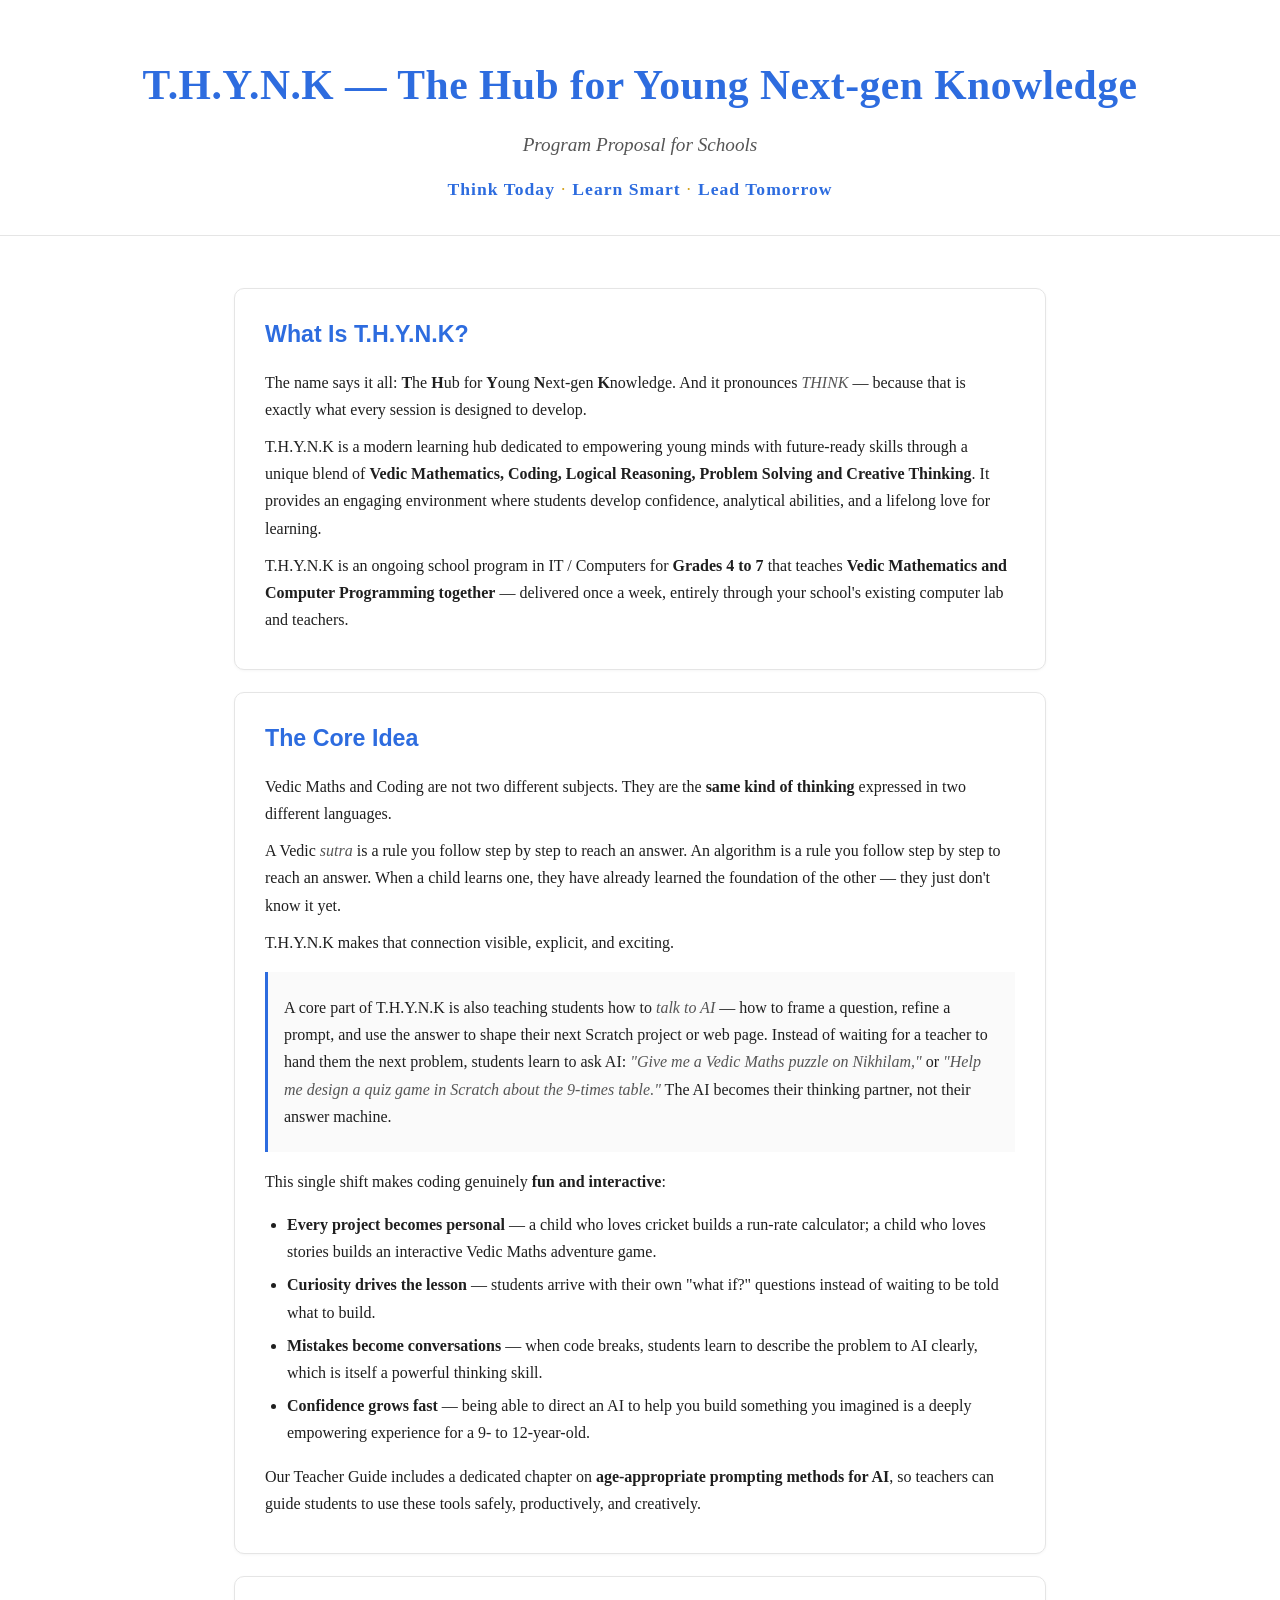
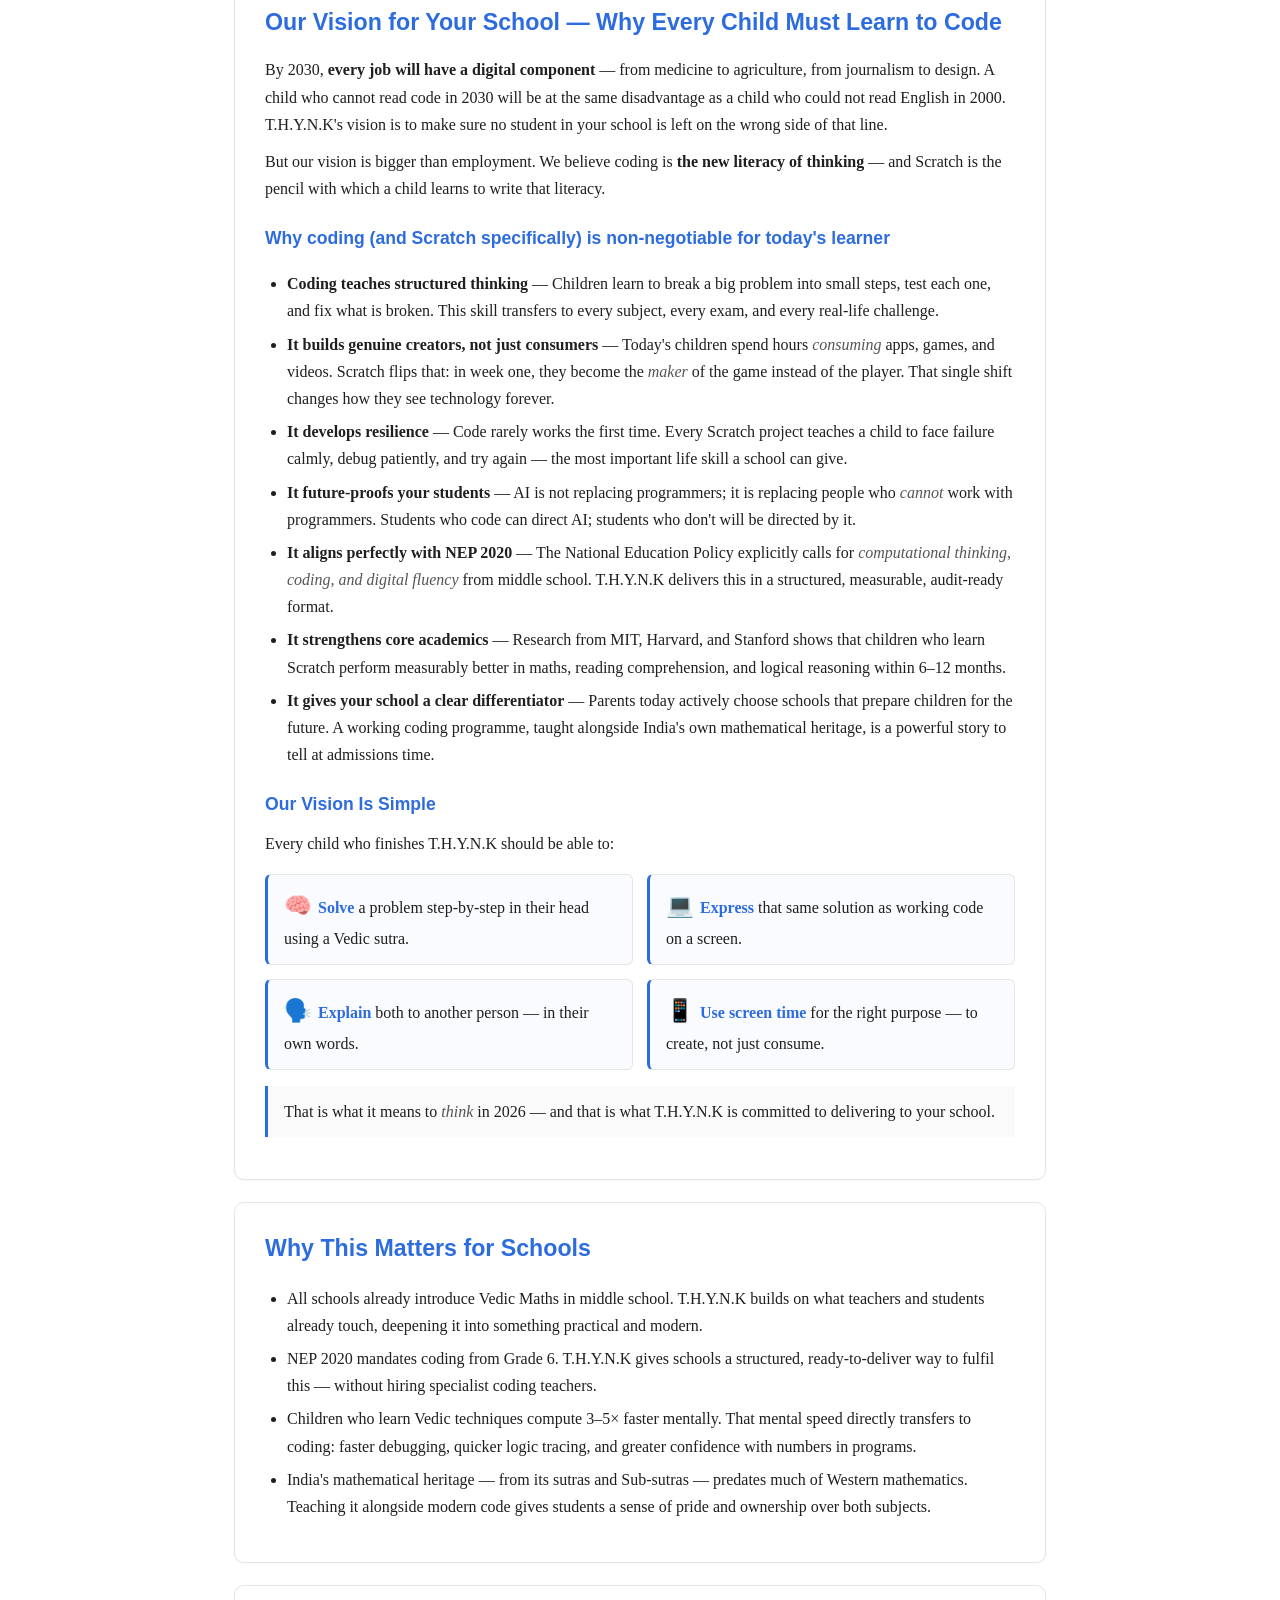
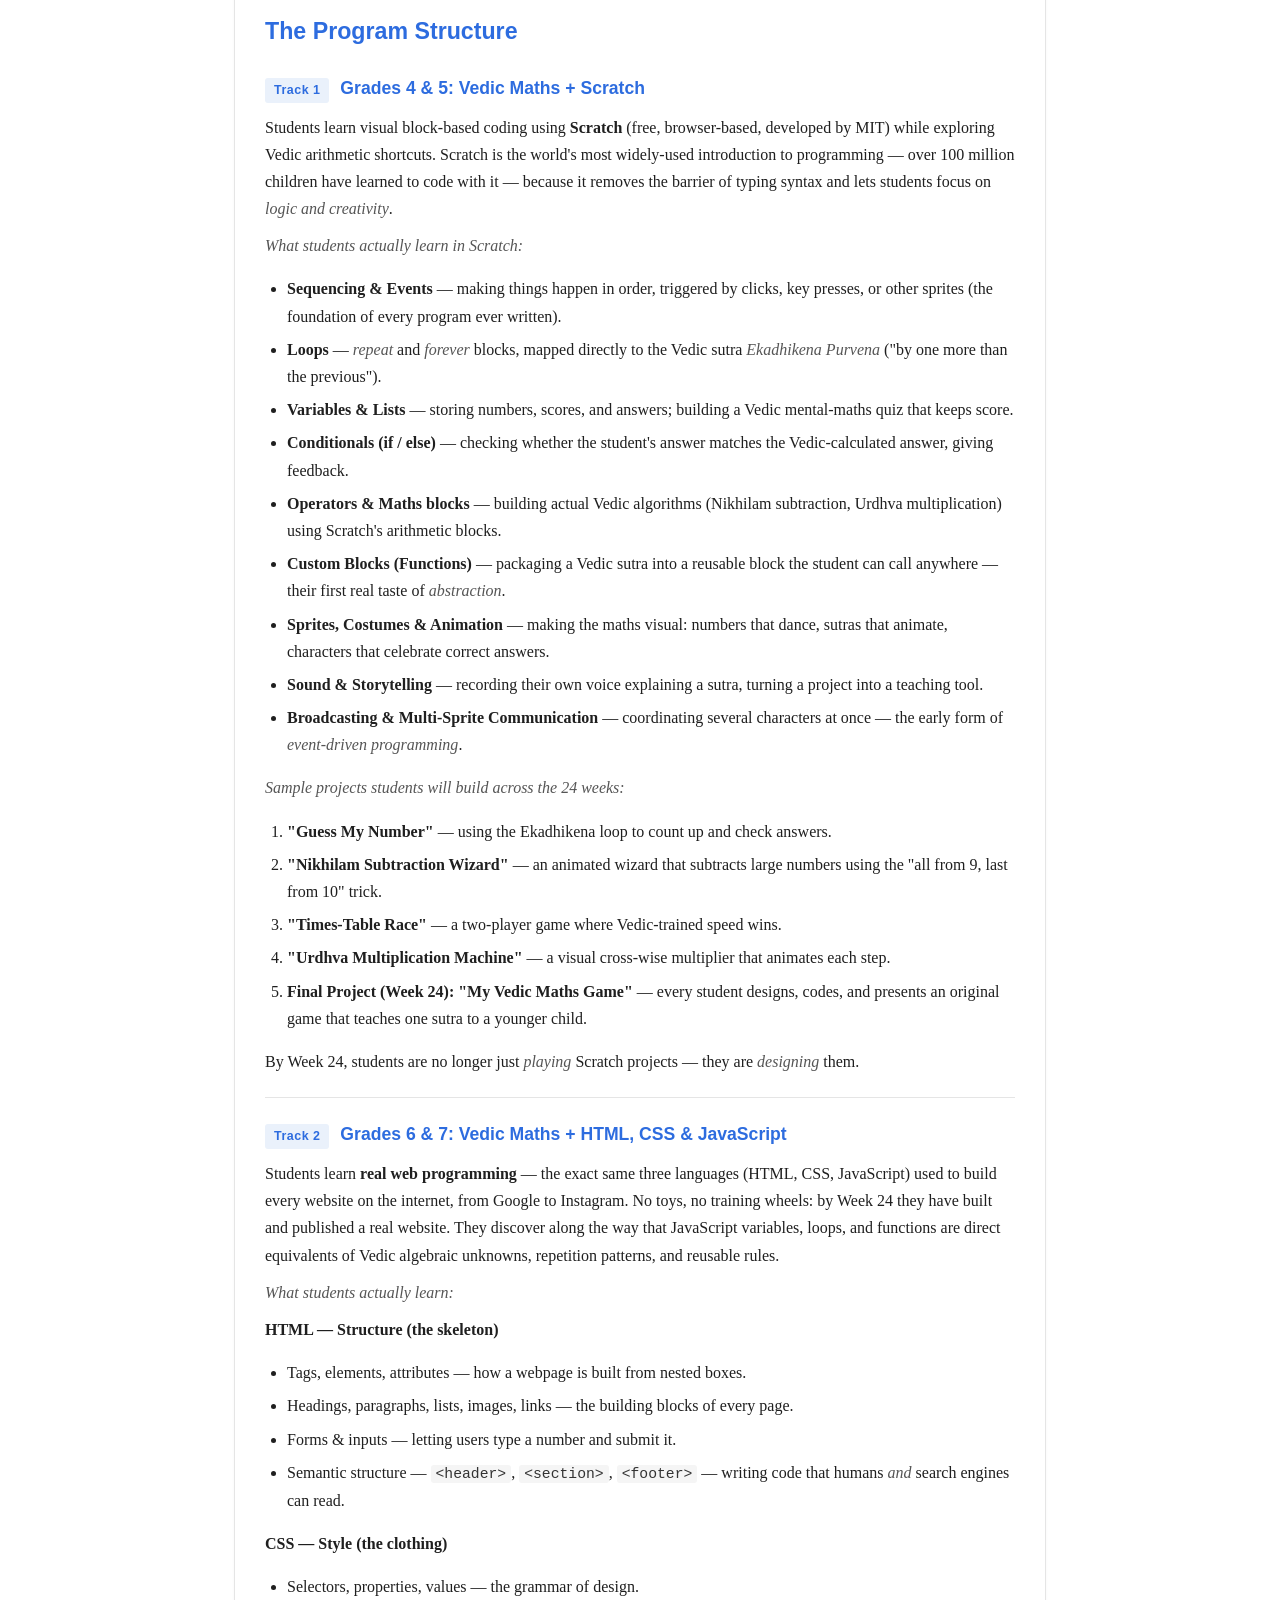
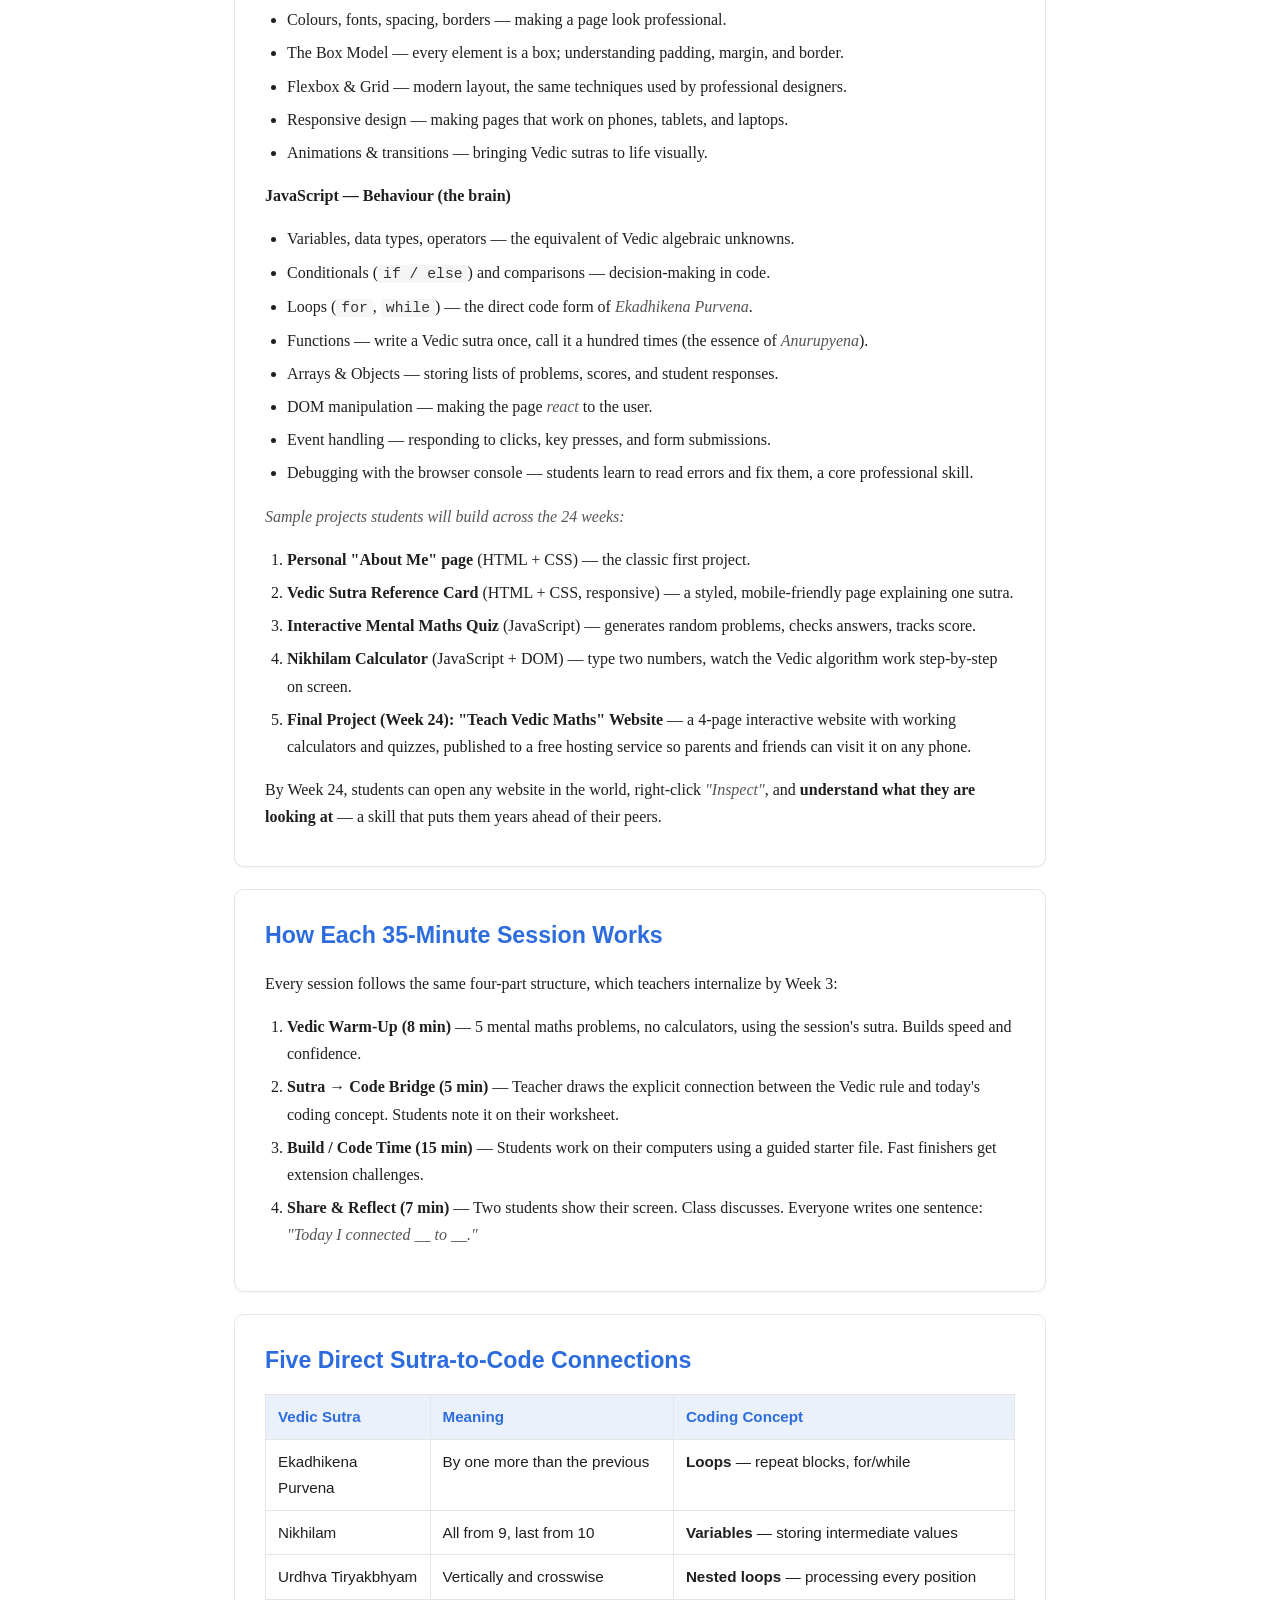
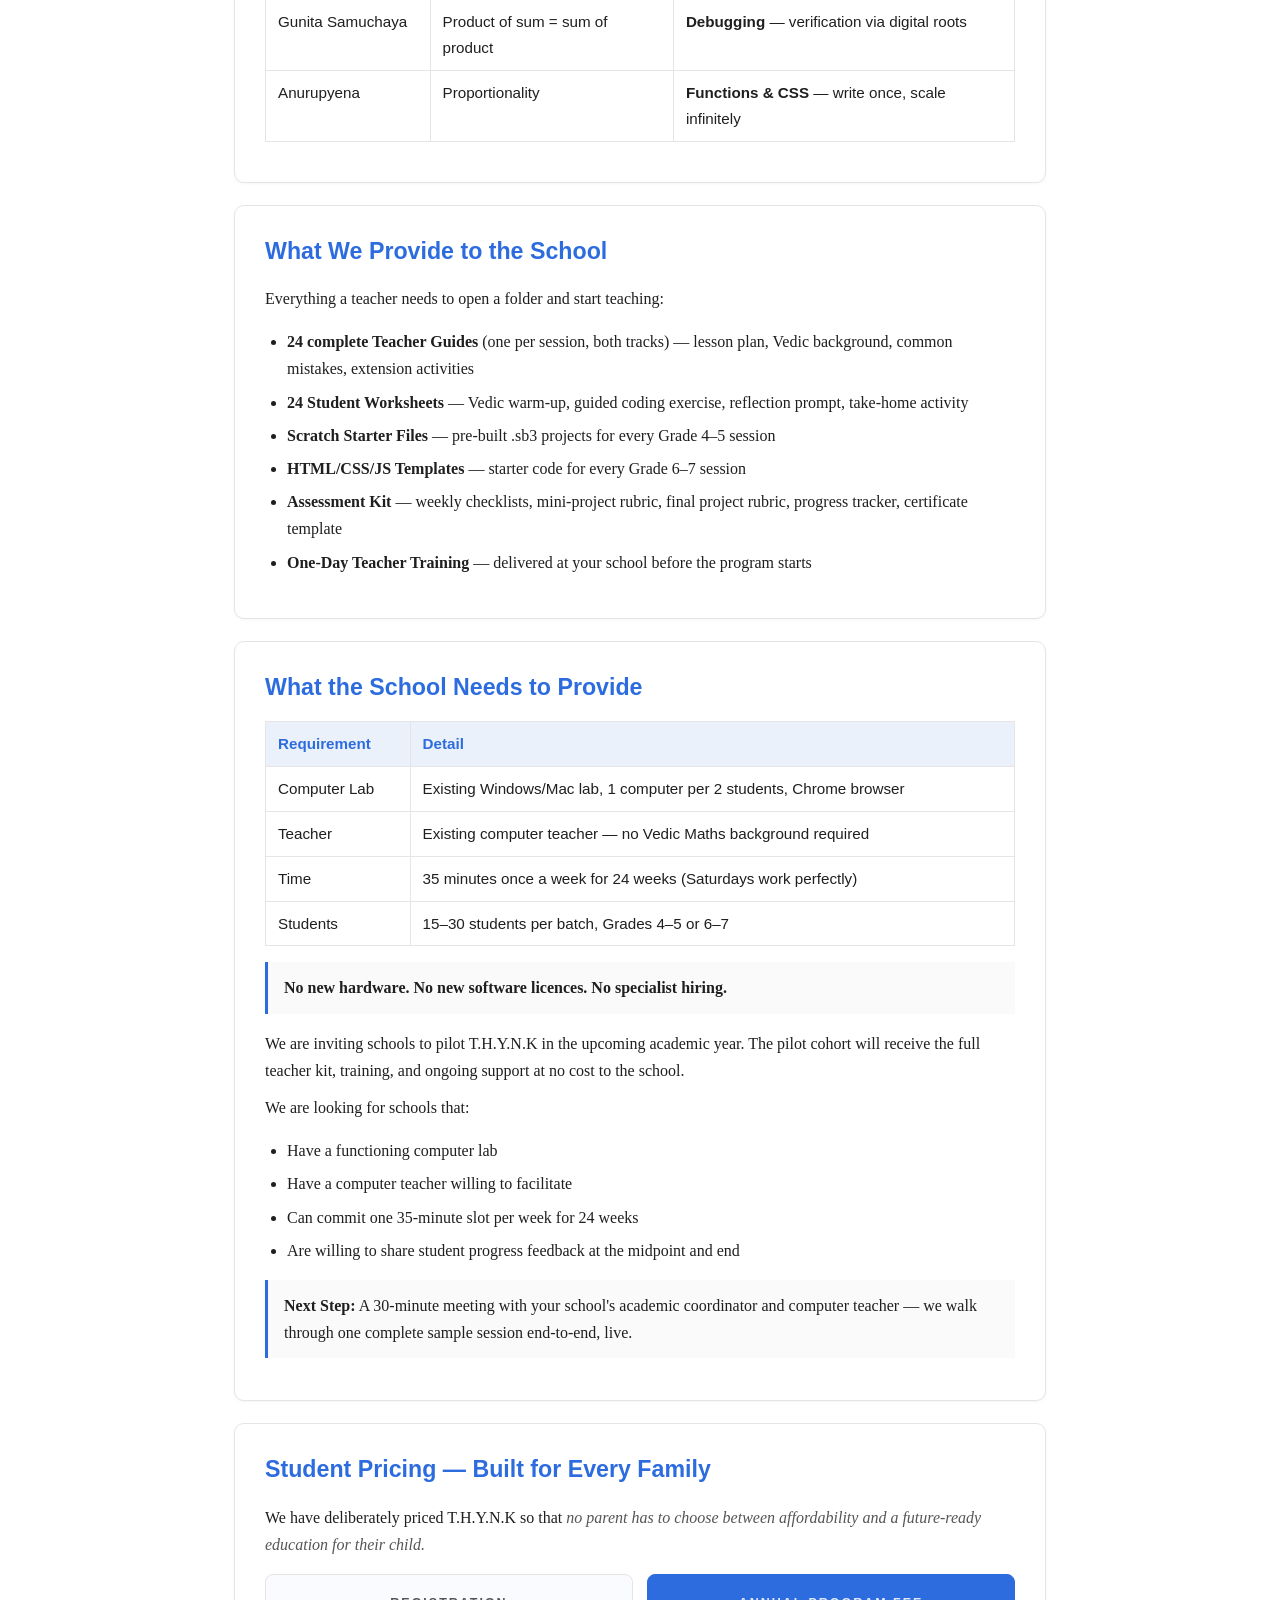
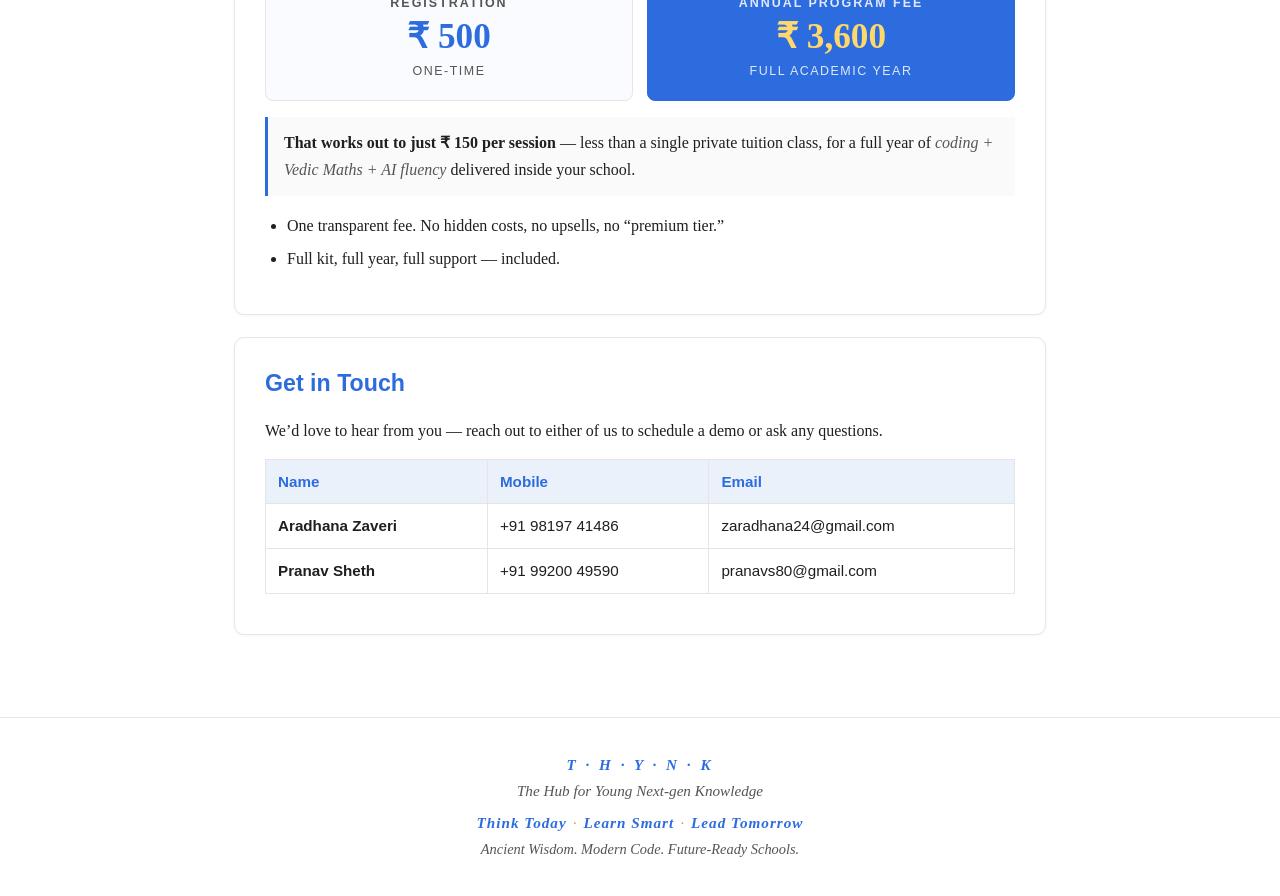
<file: THYNK_writeup.html>
<!DOCTYPE html>
<html lang="en">
<head>
<meta charset="UTF-8" />
<meta name="viewport" content="width=device-width, initial-scale=1.0" />
<title>T.H.Y.N.K — The Hub for Young Next-gen Knowledge</title>
<style>
  :root {
    --accent: #2d6cdf;     /* heading pop colour */
    --accent-soft: #eaf1fb;
    --text: #1f1f1f;
    --muted: #555;
    --border: #e5e5e5;
  }
  * { box-sizing: border-box; }
  html { scroll-behavior: smooth; }
  body {
    margin: 0;
    font-family: Georgia, "Times New Roman", serif;
    line-height: 1.7;
    color: var(--text);
    background: #ffffff;
  }
  header.hero {
    background: #ffffff;
    color: var(--text);
    padding: 50px 24px 30px;
    text-align: center;
    border-bottom: 1px solid var(--border);
  }
  header.hero h1 {
    margin: 0 0 8px;
    font-size: clamp(1.8rem, 4vw, 2.6rem);
    color: var(--accent);
    letter-spacing: 0.5px;
  }
  header.hero h2 {
    margin: 0;
    font-weight: 400;
    font-size: clamp(1rem, 2vw, 1.2rem);
    color: var(--muted);
    font-style: italic;
  }
  main {
    max-width: 860px;
    margin: 0 auto;
    padding: 30px 24px 60px;
  }
  section {
    background: #ffffff;
    border: 1px solid var(--border);
    border-radius: 10px;
    padding: 26px 30px;
    margin: 22px 0;
    box-shadow: 0 1px 3px rgba(0,0,0,0.04);
  }
  h3 {
    color: var(--accent);
    margin-top: 0;
    margin-bottom: 14px;
    font-size: 1.45rem;
    font-family: "Segoe UI", "Helvetica Neue", Arial, sans-serif;
    font-weight: 600;
  }
  h4 {
    color: var(--accent);
    margin-top: 22px;
    margin-bottom: 6px;
    font-size: 1.1rem;
    font-family: "Segoe UI", "Helvetica Neue", Arial, sans-serif;
    font-weight: 600;
  }
  p { margin: 10px 0; }
  ul, ol { padding-left: 22px; }
  li { margin: 6px 0; }
  strong { color: var(--text); }
  em { color: var(--muted); }
  code {
    background: #f5f5f5;
    padding: 1px 5px;
    border-radius: 3px;
    font-size: 0.92em;
    color: #333;
    font-family: Consolas, "Courier New", monospace;
  }
  table {
    width: 100%;
    border-collapse: collapse;
    margin: 14px 0;
    background: #fff;
    font-family: "Segoe UI", "Helvetica Neue", Arial, sans-serif;
    font-size: 0.95rem;
  }
  th, td {
    border: 1px solid var(--border);
    padding: 9px 12px;
    text-align: left;
    vertical-align: top;
  }
  th {
    background: var(--accent-soft);
    color: var(--accent);
    font-weight: 600;
  }
  .callout {
    background: #fafafa;
    border-left: 3px solid var(--accent);
    padding: 12px 16px;
    margin: 16px 0;
  }
  hr {
    border: none;
    border-top: 1px solid var(--border);
    margin: 22px 0;
  }
  footer {
    text-align: center;
    padding: 24px 20px;
    color: var(--muted);
    font-style: italic;
    border-top: 1px solid var(--border);
    background: #fff;
    font-size: 0.95rem;
  }
  .tag {
    display: inline-block;
    background: var(--accent-soft);
    color: var(--accent);
    padding: 2px 9px;
    border-radius: 3px;
    font-size: 0.78rem;
    font-weight: 600;
    margin-right: 6px;
    font-family: "Segoe UI", "Helvetica Neue", Arial, sans-serif;
    letter-spacing: 0.5px;
  }
  .strapline {
    margin-top: 14px;
    font-family: Georgia, serif;
    font-size: clamp(0.95rem, 1.6vw, 1.1rem);
    color: var(--accent);
    font-weight: 700;
    letter-spacing: 1px;
  }
  .strapline .sep { color: #d4a017; margin: 0 6px; font-weight: 400; }
  .vision-grid {
    display: grid;
    grid-template-columns: repeat(2, 1fr);
    gap: 14px;
    margin: 16px 0 10px;
  }
  .vision-card {
    background: #fafbff;
    border: 1px solid var(--border);
    border-left: 3px solid var(--accent);
    border-radius: 6px;
    padding: 12px 16px;
  }
  .vision-card .v-emoji { font-size: 1.4rem; margin-right: 6px; }
  .vision-card strong { color: var(--accent); }
  .price-grid {
    display: grid;
    grid-template-columns: 1fr 1fr;
    gap: 14px;
    margin: 16px 0;
  }
  .price-card {
    border: 1px solid var(--border);
    border-radius: 8px;
    padding: 18px 16px;
    text-align: center;
    background: #fafbff;
  }
  .price-card.primary {
    background: var(--accent);
    color: #fff;
    border-color: var(--accent);
  }
  .price-card .label {
    font-size: 0.78rem;
    letter-spacing: 2px;
    font-weight: 700;
    font-family: "Segoe UI", sans-serif;
    color: var(--muted);
  }
  .price-card.primary .label { color: rgba(255,255,255,0.85); }
  .price-card .amount {
    font-size: 2.2rem;
    font-weight: 800;
    color: var(--accent);
    line-height: 1.1;
    margin: 4px 0;
  }
  .price-card.primary .amount { color: #ffd86b; }
  .price-card .sub {
    font-size: 0.78rem;
    letter-spacing: 1.5px;
    color: var(--muted);
    font-family: "Segoe UI", sans-serif;
  }
  .price-card.primary .sub { color: rgba(255,255,255,0.85); }
  @media (max-width: 600px) {
    .vision-grid, .price-grid { grid-template-columns: 1fr; }
  }
  @media print {
    body { background: #fff; }
    section { box-shadow: none; border: 1px solid var(--border); page-break-inside: avoid; }
  }
</style>
</head>
<body>

<header class="hero">
  <h1>T.H.Y.N.K — The Hub for Young Next-gen Knowledge</h1>
  <h2>Program Proposal for Schools</h2>
  <div class="strapline">Think Today<span class="sep">·</span>Learn Smart<span class="sep">·</span>Lead Tomorrow</div>
</header>

<main>

  <section>
    <h3>What Is T.H.Y.N.K?</h3>
    <p>The name says it all: <strong>T</strong>he <strong>H</strong>ub for <strong>Y</strong>oung <strong>N</strong>ext-gen <strong>K</strong>nowledge. And it pronounces <em>THINK</em> — because that is exactly what every session is designed to develop.</p>
    <p>T.H.Y.N.K is a modern learning hub dedicated to empowering young minds with future-ready skills through a unique blend of <strong>Vedic Mathematics, Coding, Logical Reasoning, Problem Solving and Creative Thinking</strong>. It provides an engaging environment where students develop confidence, analytical abilities, and a lifelong love for learning.</p>
    <p>T.H.Y.N.K is an ongoing school program in IT / Computers for <strong>Grades 4 to 7</strong> that teaches <strong>Vedic Mathematics and Computer Programming together</strong> — delivered once a week, entirely through your school's existing computer lab and teachers.</p>
  </section>

  <section>
    <h3>The Core Idea</h3>
    <p>Vedic Maths and Coding are not two different subjects. They are the <strong>same kind of thinking</strong> expressed in two different languages.</p>
    <p>A Vedic <em>sutra</em> is a rule you follow step by step to reach an answer. An algorithm is a rule you follow step by step to reach an answer. When a child learns one, they have already learned the foundation of the other — they just don't know it yet.</p>
    <p>T.H.Y.N.K makes that connection visible, explicit, and exciting.</p>

    <div class="callout">
      <p>A core part of T.H.Y.N.K is also teaching students how to <em>talk to AI</em> — how to frame a question, refine a prompt, and use the answer to shape their next Scratch project or web page. Instead of waiting for a teacher to hand them the next problem, students learn to ask AI: <em>"Give me a Vedic Maths puzzle on Nikhilam,"</em> or <em>"Help me design a quiz game in Scratch about the 9-times table."</em> The AI becomes their thinking partner, not their answer machine.</p>
    </div>

    <p>This single shift makes coding genuinely <strong>fun and interactive</strong>:</p>
    <ul>
      <li><strong>Every project becomes personal</strong> — a child who loves cricket builds a run-rate calculator; a child who loves stories builds an interactive Vedic Maths adventure game.</li>
      <li><strong>Curiosity drives the lesson</strong> — students arrive with their own "what if?" questions instead of waiting to be told what to build.</li>
      <li><strong>Mistakes become conversations</strong> — when code breaks, students learn to describe the problem to AI clearly, which is itself a powerful thinking skill.</li>
      <li><strong>Confidence grows fast</strong> — being able to direct an AI to help you build something you imagined is a deeply empowering experience for a 9- to 12-year-old.</li>
    </ul>
    <p>Our Teacher Guide includes a dedicated chapter on <strong>age-appropriate prompting methods for AI</strong>, so teachers can guide students to use these tools safely, productively, and creatively.</p>
  </section>

  <section>
    <h3>Our Vision for Your School — Why Every Child Must Learn to Code</h3>
    <p>By 2030, <strong>every job will have a digital component</strong> — from medicine to agriculture, from journalism to design. A child who cannot read code in 2030 will be at the same disadvantage as a child who could not read English in 2000. T.H.Y.N.K's vision is to make sure no student in your school is left on the wrong side of that line.</p>
    <p>But our vision is bigger than employment. We believe coding is <strong>the new literacy of thinking</strong> — and Scratch is the pencil with which a child learns to write that literacy.</p>

    <h4>Why coding (and Scratch specifically) is non-negotiable for today's learner</h4>
    <ul>
      <li><strong>Coding teaches structured thinking</strong> — Children learn to break a big problem into small steps, test each one, and fix what is broken. This skill transfers to every subject, every exam, and every real-life challenge.</li>
      <li><strong>It builds genuine creators, not just consumers</strong> — Today's children spend hours <em>consuming</em> apps, games, and videos. Scratch flips that: in week one, they become the <em>maker</em> of the game instead of the player. That single shift changes how they see technology forever.</li>
      <li><strong>It develops resilience</strong> — Code rarely works the first time. Every Scratch project teaches a child to face failure calmly, debug patiently, and try again — the most important life skill a school can give.</li>
      <li><strong>It future-proofs your students</strong> — AI is not replacing programmers; it is replacing people who <em>cannot</em> work with programmers. Students who code can direct AI; students who don't will be directed by it.</li>
      <li><strong>It aligns perfectly with NEP 2020</strong> — The National Education Policy explicitly calls for <em>computational thinking, coding, and digital fluency</em> from middle school. T.H.Y.N.K delivers this in a structured, measurable, audit-ready format.</li>
      <li><strong>It strengthens core academics</strong> — Research from MIT, Harvard, and Stanford shows that children who learn Scratch perform measurably better in maths, reading comprehension, and logical reasoning within 6–12 months.</li>
      <li><strong>It gives your school a clear differentiator</strong> — Parents today actively choose schools that prepare children for the future. A working coding programme, taught alongside India's own mathematical heritage, is a powerful story to tell at admissions time.</li>
    </ul>

    <h4>Our Vision Is Simple</h4>
    <p>Every child who finishes T.H.Y.N.K should be able to:</p>
    <div class="vision-grid">
      <div class="vision-card"><span class="v-emoji">🧠</span><strong>Solve</strong> a problem step-by-step in their head using a Vedic sutra.</div>
      <div class="vision-card"><span class="v-emoji">💻</span><strong>Express</strong> that same solution as working code on a screen.</div>
      <div class="vision-card"><span class="v-emoji">🗣️</span><strong>Explain</strong> both to another person — in their own words.</div>
      <div class="vision-card"><span class="v-emoji">📱</span><strong>Use screen time</strong> for the right purpose — to create, not just consume.</div>
    </div>
    <div class="callout">
      That is what it means to <em>think</em> in 2026 — and that is what T.H.Y.N.K is committed to delivering to your school.
    </div>
  </section>

  <section>
    <h3>Why This Matters for Schools</h3>
    <ul>
      <li>All schools already introduce Vedic Maths in middle school. T.H.Y.N.K builds on what teachers and students already touch, deepening it into something practical and modern.</li>
      <li>NEP 2020 mandates coding from Grade 6. T.H.Y.N.K gives schools a structured, ready-to-deliver way to fulfil this — without hiring specialist coding teachers.</li>
      <li>Children who learn Vedic techniques compute 3–5× faster mentally. That mental speed directly transfers to coding: faster debugging, quicker logic tracing, and greater confidence with numbers in programs.</li>
      <li>India's mathematical heritage — from its sutras and Sub-sutras — predates much of Western mathematics. Teaching it alongside modern code gives students a sense of pride and ownership over both subjects.</li>
    </ul>
  </section>

  <section>
    <h3>The Program Structure</h3>

    <h4><span class="tag">Track 1</span> Grades 4 &amp; 5: Vedic Maths + Scratch</h4>
    <p>Students learn visual block-based coding using <strong>Scratch</strong> (free, browser-based, developed by MIT) while exploring Vedic arithmetic shortcuts. Scratch is the world's most widely-used introduction to programming — over 100 million children have learned to code with it — because it removes the barrier of typing syntax and lets students focus on <em>logic and creativity</em>.</p>

    <p><em>What students actually learn in Scratch:</em></p>
    <ul>
      <li><strong>Sequencing &amp; Events</strong> — making things happen in order, triggered by clicks, key presses, or other sprites (the foundation of every program ever written).</li>
      <li><strong>Loops</strong> — <em>repeat</em> and <em>forever</em> blocks, mapped directly to the Vedic sutra <em>Ekadhikena Purvena</em> ("by one more than the previous").</li>
      <li><strong>Variables &amp; Lists</strong> — storing numbers, scores, and answers; building a Vedic mental-maths quiz that keeps score.</li>
      <li><strong>Conditionals (if / else)</strong> — checking whether the student's answer matches the Vedic-calculated answer, giving feedback.</li>
      <li><strong>Operators &amp; Maths blocks</strong> — building actual Vedic algorithms (Nikhilam subtraction, Urdhva multiplication) using Scratch's arithmetic blocks.</li>
      <li><strong>Custom Blocks (Functions)</strong> — packaging a Vedic sutra into a reusable block the student can call anywhere — their first real taste of <em>abstraction</em>.</li>
      <li><strong>Sprites, Costumes &amp; Animation</strong> — making the maths visual: numbers that dance, sutras that animate, characters that celebrate correct answers.</li>
      <li><strong>Sound &amp; Storytelling</strong> — recording their own voice explaining a sutra, turning a project into a teaching tool.</li>
      <li><strong>Broadcasting &amp; Multi-Sprite Communication</strong> — coordinating several characters at once — the early form of <em>event-driven programming</em>.</li>
    </ul>

    <p><em>Sample projects students will build across the 24 weeks:</em></p>
    <ol>
      <li><strong>"Guess My Number"</strong> — using the Ekadhikena loop to count up and check answers.</li>
      <li><strong>"Nikhilam Subtraction Wizard"</strong> — an animated wizard that subtracts large numbers using the "all from 9, last from 10" trick.</li>
      <li><strong>"Times-Table Race"</strong> — a two-player game where Vedic-trained speed wins.</li>
      <li><strong>"Urdhva Multiplication Machine"</strong> — a visual cross-wise multiplier that animates each step.</li>
      <li><strong>Final Project (Week 24): "My Vedic Maths Game"</strong> — every student designs, codes, and presents an original game that teaches one sutra to a younger child.</li>
    </ol>
    <p>By Week 24, students are no longer just <em>playing</em> Scratch projects — they are <em>designing</em> them.</p>

    <hr />

    <h4><span class="tag">Track 2</span> Grades 6 &amp; 7: Vedic Maths + HTML, CSS &amp; JavaScript</h4>
    <p>Students learn <strong>real web programming</strong> — the exact same three languages (HTML, CSS, JavaScript) used to build every website on the internet, from Google to Instagram. No toys, no training wheels: by Week 24 they have built and published a real website. They discover along the way that JavaScript variables, loops, and functions are direct equivalents of Vedic algebraic unknowns, repetition patterns, and reusable rules.</p>

    <p><em>What students actually learn:</em></p>

    <p><strong>HTML — Structure (the skeleton)</strong></p>
    <ul>
      <li>Tags, elements, attributes — how a webpage is built from nested boxes.</li>
      <li>Headings, paragraphs, lists, images, links — the building blocks of every page.</li>
      <li>Forms &amp; inputs — letting users type a number and submit it.</li>
      <li>Semantic structure — <code>&lt;header&gt;</code>, <code>&lt;section&gt;</code>, <code>&lt;footer&gt;</code> — writing code that humans <em>and</em> search engines can read.</li>
    </ul>

    <p><strong>CSS — Style (the clothing)</strong></p>
    <ul>
      <li>Selectors, properties, values — the grammar of design.</li>
      <li>Colours, fonts, spacing, borders — making a page look professional.</li>
      <li>The Box Model — every element is a box; understanding padding, margin, and border.</li>
      <li>Flexbox &amp; Grid — modern layout, the same techniques used by professional designers.</li>
      <li>Responsive design — making pages that work on phones, tablets, and laptops.</li>
      <li>Animations &amp; transitions — bringing Vedic sutras to life visually.</li>
    </ul>

    <p><strong>JavaScript — Behaviour (the brain)</strong></p>
    <ul>
      <li>Variables, data types, operators — the equivalent of Vedic algebraic unknowns.</li>
      <li>Conditionals (<code>if / else</code>) and comparisons — decision-making in code.</li>
      <li>Loops (<code>for</code>, <code>while</code>) — the direct code form of <em>Ekadhikena Purvena</em>.</li>
      <li>Functions — write a Vedic sutra once, call it a hundred times (the essence of <em>Anurupyena</em>).</li>
      <li>Arrays &amp; Objects — storing lists of problems, scores, and student responses.</li>
      <li>DOM manipulation — making the page <em>react</em> to the user.</li>
      <li>Event handling — responding to clicks, key presses, and form submissions.</li>
      <li>Debugging with the browser console — students learn to read errors and fix them, a core professional skill.</li>
    </ul>

    <p><em>Sample projects students will build across the 24 weeks:</em></p>
    <ol>
      <li><strong>Personal "About Me" page</strong> (HTML + CSS) — the classic first project.</li>
      <li><strong>Vedic Sutra Reference Card</strong> (HTML + CSS, responsive) — a styled, mobile-friendly page explaining one sutra.</li>
      <li><strong>Interactive Mental Maths Quiz</strong> (JavaScript) — generates random problems, checks answers, tracks score.</li>
      <li><strong>Nikhilam Calculator</strong> (JavaScript + DOM) — type two numbers, watch the Vedic algorithm work step-by-step on screen.</li>
      <li><strong>Final Project (Week 24): "Teach Vedic Maths" Website</strong> — a 4-page interactive website with working calculators and quizzes, published to a free hosting service so parents and friends can visit it on any phone.</li>
    </ol>
    <p>By Week 24, students can open any website in the world, right-click <em>"Inspect"</em>, and <strong>understand what they are looking at</strong> — a skill that puts them years ahead of their peers.</p>
  </section>

  <section>
    <h3>How Each 35-Minute Session Works</h3>
    <p>Every session follows the same four-part structure, which teachers internalize by Week 3:</p>
    <ol>
      <li><strong>Vedic Warm-Up (8 min)</strong> — 5 mental maths problems, no calculators, using the session's sutra. Builds speed and confidence.</li>
      <li><strong>Sutra → Code Bridge (5 min)</strong> — Teacher draws the explicit connection between the Vedic rule and today's coding concept. Students note it on their worksheet.</li>
      <li><strong>Build / Code Time (15 min)</strong> — Students work on their computers using a guided starter file. Fast finishers get extension challenges.</li>
      <li><strong>Share &amp; Reflect (7 min)</strong> — Two students show their screen. Class discusses. Everyone writes one sentence: <em>"Today I connected __ to __."</em></li>
    </ol>
  </section>

  <section>
    <h3>Five Direct Sutra-to-Code Connections</h3>
    <table>
      <thead>
        <tr><th>Vedic Sutra</th><th>Meaning</th><th>Coding Concept</th></tr>
      </thead>
      <tbody>
        <tr><td>Ekadhikena Purvena</td><td>By one more than the previous</td><td><strong>Loops</strong> — repeat blocks, for/while</td></tr>
        <tr><td>Nikhilam</td><td>All from 9, last from 10</td><td><strong>Variables</strong> — storing intermediate values</td></tr>
        <tr><td>Urdhva Tiryakbhyam</td><td>Vertically and crosswise</td><td><strong>Nested loops</strong> — processing every position</td></tr>
        <tr><td>Gunita Samuchaya</td><td>Product of sum = sum of product</td><td><strong>Debugging</strong> — verification via digital roots</td></tr>
        <tr><td>Anurupyena</td><td>Proportionality</td><td><strong>Functions &amp; CSS</strong> — write once, scale infinitely</td></tr>
      </tbody>
    </table>
  </section>

  <section>
    <h3>What We Provide to the School</h3>
    <p>Everything a teacher needs to open a folder and start teaching:</p>
    <ul>
      <li><strong>24 complete Teacher Guides</strong> (one per session, both tracks) — lesson plan, Vedic background, common mistakes, extension activities</li>
      <li><strong>24 Student Worksheets</strong> — Vedic warm-up, guided coding exercise, reflection prompt, take-home activity</li>
      <li><strong>Scratch Starter Files</strong> — pre-built .sb3 projects for every Grade 4–5 session</li>
      <li><strong>HTML/CSS/JS Templates</strong> — starter code for every Grade 6–7 session</li>
      <li><strong>Assessment Kit</strong> — weekly checklists, mini-project rubric, final project rubric, progress tracker, certificate template</li>
      <li><strong>One-Day Teacher Training</strong> — delivered at your school before the program starts</li>
    </ul>
  </section>

  <section>
    <h3>What the School Needs to Provide</h3>
    <table>
      <thead>
        <tr><th>Requirement</th><th>Detail</th></tr>
      </thead>
      <tbody>
        <tr><td>Computer Lab</td><td>Existing Windows/Mac lab, 1 computer per 2 students, Chrome browser</td></tr>
        <tr><td>Teacher</td><td>Existing computer teacher — no Vedic Maths background required</td></tr>
        <tr><td>Time</td><td>35 minutes once a week for 24 weeks (Saturdays work perfectly)</td></tr>
        <tr><td>Students</td><td>15–30 students per batch, Grades 4–5 or 6–7</td></tr>
      </tbody>
    </table>
    <div class="callout">
      <strong>No new hardware. No new software licences. No specialist hiring.</strong>
    </div>

    <p>We are inviting schools to pilot T.H.Y.N.K in the upcoming academic year. The pilot cohort will receive the full teacher kit, training, and ongoing support at no cost to the school.</p>

    <p>We are looking for schools that:</p>
    <ul>
      <li>Have a functioning computer lab</li>
      <li>Have a computer teacher willing to facilitate</li>
      <li>Can commit one 35-minute slot per week for 24 weeks</li>
      <li>Are willing to share student progress feedback at the midpoint and end</li>
    </ul>

    <div class="callout">
      <strong>Next Step:</strong> A 30-minute meeting with your school's academic coordinator and computer teacher — we walk through one complete sample session end-to-end, live.
    </div>
  </section>

  <section>
    <h3>Student Pricing — Built for Every Family</h3>
    <p>We have deliberately priced T.H.Y.N.K so that <em>no parent has to choose between affordability and a future-ready education for their child.</em></p>
    <div class="price-grid">
      <div class="price-card">
        <div class="label">REGISTRATION</div>
        <div class="amount">₹ 500</div>
        <div class="sub">ONE-TIME</div>
      </div>
      <div class="price-card primary">
        <div class="label">ANNUAL PROGRAM FEE</div>
        <div class="amount">₹ 3,600</div>
        <div class="sub">FULL ACADEMIC YEAR</div>
      </div>
    </div>
    <div class="callout">
      <strong>That works out to just ₹ 150 per session</strong> — less than a single private tuition class, for a full year of <em>coding + Vedic Maths + AI fluency</em> delivered inside your school.
    </div>
    <ul>
      <li>One transparent fee. No hidden costs, no upsells, no “premium tier.”</li>
      <li>Full kit, full year, full support — included.</li>
    </ul>
  </section>

  <section>
    <h3>Get in Touch</h3>
    <p>We’d love to hear from you — reach out to either of us to schedule a demo or ask any questions.</p>
    <table>
      <thead>
        <tr><th>Name</th><th>Mobile</th><th>Email</th></tr>
      </thead>
      <tbody>
        <tr><td><strong>Aradhana Zaveri</strong></td><td>+91 98197 41486</td><td>zaradhana24@gmail.com</td></tr>
        <tr><td><strong>Pranav Sheth</strong></td><td>+91 99200 49590</td><td>pranavs80@gmail.com</td></tr>
      </tbody>
    </table>
  </section>

</main>

<footer>
  <p><strong style="color:var(--accent); letter-spacing:3px;">T · H · Y · N · K</strong><br/>
  <em>The Hub for Young Next-gen Knowledge</em><br/>
  <span style="display:inline-block; margin-top:6px; font-family:Georgia,serif; font-weight:700; color:var(--accent); letter-spacing:1px;">
    Think Today<span style="color:#d4a017; margin:0 6px; font-weight:400;">·</span>Learn Smart<span style="color:#d4a017; margin:0 6px; font-weight:400;">·</span>Lead Tomorrow
  </span><br/>
  <em style="font-size:0.9rem;">Ancient Wisdom. Modern Code. Future-Ready Schools.</em></p>
</footer>

</body>
</html>
</file>
<file: css/basic.css>
/**
*	Ryan - Resume/CV/vCard Template (HTML)
*	Version: 2.0
*	Author: beshleyua
*	Author URL: http://themeforest.net/user/beshleyua
*	Copyright © Cvio by beshleyua. All Rights Reserved.
**/

/* TABLE OF CONTENTS
	1. Base
	2. Container
	3. Columns
	4. Preloader
	5. Typography
	6. Forms
	7. Alignments
	8. Animations
*/

/*
	1. Basic
*/

html {
	margin-right: 0!important;
}

body {
	margin: 0;
	padding: 0;
	border: none;
	font-family: 'Poppins';
	font-size: 14px;
	color: #626262;
	background: #d8dbe2;
	letter-spacing: 0em;
	font-weight: 400;
	-webkit-font-smoothing: antialiased;
	-webkit-text-size-adjust: 100%;
}

.page {
	position: absolute;
	overflow: hidden;
	width: 100%;
	height: 100%;
}

@media (max-width: 1023px) {
	.page {
		overflow: visible;
	}

}

* {
	box-sizing: border-box;
	-webkit-box-sizing: border-box;
}

/*
	2. Container
*/
.container {
	margin: -300px 0 0 -240px;
	position: absolute;
	top: 50%;
	left: 50%;
	width: 480px;
	height: 600px;
	transform: translateX(0px);
	-webkit-transform: translateX(0px);
	-moz-transform: translateX(0px);
	-o-transform: translateX(0px);
	transition: all 0.4s ease 0s;
	-moz-transition: all 0.4s ease 0s;
	-webkit-transition: all 0.4s ease 0s;
	-o-transition: all 0.4s ease 0s;
}

.container.opened {
	transform: translateX(-240px);
	-webkit-transform: translateX(-240px);
	-moz-transform: translateX(-240px);
	-o-transform: translateX(-240px);
}

@media (max-width: 1072px) {
	.container {
		margin: -300px 0 0 -220px;
		width: 440px;
	}

	.container.opened {
		transform: translateX(-204px);
		-webkit-transform: translateX(-204px);
		-moz-transform: translateX(-204px);
		-o-transform: translateX(-204px);
	}

}

@media (max-width: 1023px) {
	.container {
		margin: 0 auto;
		position: relative;
		top: 83px;
		left: 0;
		width: auto;
		max-width: 540px;
		height: auto;
		transform: none;
		-webkit-transform: none;
		-moz-transform: none;
		-o-transform: none;
	}

	.container.opened {
		transform: none;
		-webkit-transform: none;
		-moz-transform: none;
		-o-transform: none;
	}

}

@media (max-width: 560px) {
	.container {
		margin: 0 5px;
		top: 78px;
		width: auto;
		max-width: 100%;
	}

}

.background {
	position: fixed;
	top: 0%;
	left: 0%;
	width: 100%;
	height: 100%;
	background-position: center center;
	background-repeat: no-repeat;
	background-size: cover;
	background-color: rgba(120, 204, 109, 0.4);
}


/*
	3. Columns
*/
.row {
	margin: 0 -20px;
	position: relative;
	font-size: 0;
}

.row .col {
	padding: 20px;
	position: relative;
	display: inline-block;
	vertical-align: top;
	font-size: 14px;
}

.row .col .col {
	padding-top: 0;
	padding-bottom: 20px;
}

@media (min-width: 1024px) {
	.row .col.col-d-12 {
		width: 99.996%;
	}

	.row .col.col-d-11 {
		width: 91.663%;
	}

	.row .col.col-d-10 {
		width: 83.333%;
	}

	.row .col.col-d-9 {
		width: 74.997%;
	}

	.row .col.col-d-8 {
		width: 66.664%;
	}

	.row .col.col-d-7 {
		width: 58.331%;
	}

	.row .col.col-d-6 {
		width: 49.998%;
	}

	.row .col.col-d-5 {
		width: 41.665%;
	}

	.row .col.col-d-4 {
		width: 33.332%;
	}

	.row .col.col-d-3 {
		width: 24.999%;
	}

	.row .col.col-d-2 {
		width: 16.666%;
	}

	.row .col.col-d-1 {
		width: 8.333%;
	}

}

@media (max-width: 1023px) {
	.row .col.col-t-12 {
		width: 99.996%;
	}

	.row .col.col-t-11 {
		width: 91.663%;
	}

	.row .col.col-t-10 {
		width: 83.333%;
	}

	.row .col.col-t-9 {
		width: 74.997%;
	}

	.row .col.col-t-8 {
		width: 66.664%;
	}

	.row .col.col-t-7 {
		width: 58.331%;
	}

	.row .col.col-t-6 {
		width: 49.998%;
	}

	.row .col.col-t-5 {
		width: 41.665%;
	}

	.row .col.col-t-4 {
		width: 33.332%;
	}

	.row .col.col-t-3 {
		width: 24.999%;
	}

	.row .col.col-t-2 {
		width: 16.666%;
	}

	.row .col.col-t-1 {
		width: 8.333%;
	}

}

@media (max-width: 560px) {
	.row .col.col-m-12 {
		width: 99.996%;
	}

	.row .col.col-m-11 {
		width: 91.663%;
	}

	.row .col.col-m-10 {
		width: 83.333%;
	}

	.row .col.col-m-9 {
		width: 74.997%;
	}

	.row .col.col-m-8 {
		width: 66.664%;
	}

	.row .col.col-m-7 {
		width: 58.331%;
	}

	.row .col.col-m-6 {
		width: 49.998%;
	}

	.row .col.col-m-5 {
		width: 41.665%;
	}

	.row .col.col-m-4 {
		width: 33.332%;
	}

	.row .col.col-m-3 {
		width: 24.999%;
	}

	.row .col.col-m-2 {
		width: 16.666%;
	}

	.row .col.col-m-1 {
		width: 8.333%;
	}

}

.row:after {
	content: '';
	display: block;
	clear: both;
}

.border-line-v:before {
	content: '';
	position: absolute;
	left: 0;
	top: 0;
	width: 1px;
	height: 100%;
	background: -moz-radial-gradient(top, ellipse cover, rgba(197, 202, 213, 0.7) 0%, rgba(255, 255, 255, 0) 70%);
	background: -webkit-radial-gradient(top, ellipse cover, rgba(197, 202, 213, 0.7) 0%, rgba(255, 255, 255, 0) 70%);
	background: radial-gradient(ellipse at top, rgba(197, 202, 213, 0.7) 0%, rgba(255, 255, 255, 0) 70%);
}

.border-line-h:after {
	content: '';
	position: absolute;
	left: 0;
	bottom: 0;
	width: 100%;
	height: 1px;
	background: -moz-radial-gradient(left, ellipse cover, rgba(197, 202, 213, 0.7) 0%, rgba(255, 255, 255, 0) 70%);
	background: -webkit-radial-gradient(left, ellipse cover, rgba(197, 202, 213, 0.7) 0%, rgba(255, 255, 255, 0) 70%);
	background: radial-gradient(ellipse at left, rgba(197, 202, 213, 0.7) 0%, rgba(255, 255, 255, 0) 70%);
}

/*
	4. Preloader
*/
.preloader {
	position: fixed;
	top: 0;
	left: 0;
	width: 100%;
	height: 100%;
	text-align: center;
	background: #ffffff;
	z-index: 1000;
}

.preloader .spinner {
	position: relative;
	display: inline-block;
	width: 40px;
	height: 40px;
}

.preloader .spinner .double-bounce1,
.preloader .spinner .double-bounce2 {
	position: absolute;
	top: 0;
	left: 0;
	width: 100%;
	height: 100%;
	background: #78cc6d;
	opacity: 1;
	-webkit-animation: sk-bounce 2s infinite ease-in-out;
	animation: sk-bounce 2s infinite ease-in-out;
	border-radius: 50%;
	-moz-border-radius: 50%;
	-webkit-border-radius: 50%;
	-khtml-border-radius: 50%;
}

.preloader .spinner .double-bounce2 {
	-webkit-animation-delay: -1s;
	animation-delay: -1s;
	opacity: 0.1;
}

/*
	5. Typography
*/
h1,
h2,
h3,
h4,
h5,
h6 {
	margin: 0 0 5px 0;
	font-family: 'Poppins';
	font-size: 25px;
	color: #171717;
	line-height: 33px;
	font-weight: 500;
}

h2 {
	font-size: 24px;
}

h3 {
	font-size: 22px;
}

h4 {
	font-size: 20px;
}

h5 {
	font-size: 18px;
}

h6 {
	font-size: 16px;
}

p {
	font-size: 14px;
	line-height: 1.6;
	padding: 0;
	margin: 0 0 20px 0;
}

strong {
	font-weight: 500;
}

/* links, buttons */
.lnks {
	position: absolute;
	bottom: 0;
	left: 0;
	width: 100%;
	height: 70px;
	z-index: 10;
}

.lnks:before {
	content: '';
	position: absolute;
	left: 0;
	top: 0;
	width: 100%;
	height: 1px;
	background: -moz-radial-gradient(left, ellipse cover, rgba(197, 202, 213, 0.7) 0%, rgba(255, 255, 255, 0) 70%);
	background: -webkit-radial-gradient(left, ellipse cover, rgba(197, 202, 213, 0.7) 0%, rgba(255, 255, 255, 0) 70%);
	background: radial-gradient(ellipse at left, rgba(197, 202, 213, 0.7) 0%, rgba(255, 255, 255, 0) 70%);
}

.lnk,
.button {
	position: relative;
	float: left;
	width: 50%;
	height: 70px;
	line-height: 70px;
	font-size: 12px;
	color: #171717;
	font-weight: 500;
	text-align: center;
	text-decoration: none;
	text-transform: uppercase;
	border: none;
}

.lnk:before,
.button:before {
	content: '';
	position: absolute;
	right: 0;
	top: 0;
	width: 1px;
	height: 100%;
	background: -moz-radial-gradient(top, ellipse cover, rgba(197, 202, 213, 0.7) 0%, rgba(255, 255, 255, 0) 70%);
	background: -webkit-radial-gradient(top, ellipse cover, rgba(197, 202, 213, 0.7) 0%, rgba(255, 255, 255, 0) 70%);
	background: radial-gradient(ellipse at top, rgba(197, 202, 213, 0.7) 0%, rgba(255, 255, 255, 0) 70%);
}

.lnk .ion,
.button .ion,
.lnk .arrow,
.button .arrow {
	margin: 0 0 0 8px;
	position: relative;
	top: -2px;
	display: inline-block;
	vertical-align: middle;
	font-size: 18px;
	transition: all 0.3s ease 0s;
	-moz-transition: all 0.3s ease 0s;
	-webkit-transition: all 0.3s ease 0s;
	-o-transition: all 0.3s ease 0s;
}

.lnk .arrow,
.button .arrow {
	top: -1px;
	width: 14px;
	height: 2px;
}

.lnk .arrow:before,
.button .arrow:before,
.lnk .arrow:after,
.button .arrow:after {
	content: '';
	position: absolute;
	left: 0;
	top: 0;
	width: 100%;
	height: 100%;
	background: #171717;
	transition: all 0.3s ease 0s;
	-moz-transition: all 0.3s ease 0s;
	-webkit-transition: all 0.3s ease 0s;
	-o-transition: all 0.3s ease 0s;
}

.lnk .arrow:after,
.button .arrow:after {
	left: auto;
	top: auto;
	right: 0;
	bottom: 3px;
	width: 8px;
	height: 2px;
	transform: rotate(45deg);
	-webkit-transform: rotate(45deg);
	-moz-transform: rotate(45deg);
	-o-transform: rotate(45deg);
}

.lnk .text,
.button .text {
	transition: all 0.3s ease 0s;
	-moz-transition: all 0.3s ease 0s;
	-webkit-transition: all 0.3s ease 0s;
	-o-transition: all 0.3s ease 0s;
}

.lnk:last-child:before,
.button:last-child:before {
	display: none;
}

.lnk:hover,
.button:hover {
	color: #78cc6d;
}

.lnk:hover .ion,
.button:hover .ion {
	color: #78cc6d;
}

.lnk:hover .arrow:before,
.button:hover .arrow:before,
.lnk:hover .arrow:after,
.button:hover .arrow:after {
	background: #78cc6d;
}

.button {
	display: inline-block;
	float: none;
	width: auto;
}

a {
	color: #626262;
	text-decoration: none;
	opacity: 1;
	outline: none;
}

a:hover {
	text-decoration: none;
	color: #78cc6d;
}

/* lists */
ol,
ul {
	list-style: none;
	margin-top: 0px;
	margin-bottom: 0px;
	padding-left: 0px;
}

ul ul,
ul ol,
ol ol,
ol ul {
	margin-bottom: 0px;
}

li {
	margin-bottom: 0px;
}

/* code */
code {
	background: #d8dbe2;
	font-size: 16px;
	font-family: 'Poppins';
	margin: 20px 0;
	padding: 10px 20px;
}

/* tables */
table {
	width: 100%;
	margin: 30px 0;
	padding: 0;
	border-collapse: collapse;
}

th {
	font-weight: 500;
	border: none;
	border-bottom: 1px solid #d8dbe2;
	color: #171717;
	padding: 12px 15px;
	text-align: left;
}

td {
	border: none;
	border-bottom: 1px solid #d8dbe2;
	padding: 12px 15px;
	text-align: left;
	color: #626262;
}

/* blockquote */
blockquote {
	font-family: 'Poppins';
}

/*
	6. Forms
*/
input,
textarea,
button {
	margin: 0;
	padding: 0;
	display: block;
	font-family: 'Poppins';
	font-size: 13px;
	width: 100%;
	height: 60px;
	color: #171717;
	background: none;
	border: none;
	border-bottom: 1px solid #d8dbe2;
	-webkit-appearance: none;
	-moz-appearance: none;
	appearance: none;
	resize: none;
	outline: 0;
	transition: all 0.3s ease 0s;
	-moz-transition: all 0.3s ease 0s;
	-webkit-transition: all 0.3s ease 0s;
	-o-transition: all 0.3s ease 0s;
	border-radius: 0px;
	-moz-border-radius: 0px;
	-webkit-border-radius: 0px;
	-khtml-border-radius: 0px;
}

input:focus,
textarea:focus,
button:focus {
	color: #171717;
	border-bottom: 1px solid #78cc6d;
}

textarea {
	padding: 15px 0;
	height: 80px;
}

button {
	width: auto;
	display: inline-block;
	vertical-align: top;
	color: #171717;
	border-bottom: 1px solid #d8dbe2;
	text-align: left;
	cursor: pointer;
}

button:hover {
	border-bottom: 1px solid #78cc6d;
}

label,
legend {
	display: block;
	padding-bottom: 10px;
	font-family: 'Poppins';
	font-size: 14px;
}

fieldset {
	border-width: 0;
	padding: 0;
}

input[type="checkbox"],
input[type="radio"] {
	display: inline;
}

::-webkit-input-placeholder {
	color: #999999;
}

:-moz-placeholder {
	color: #999999;
}

::-moz-placeholder {
	color: #999999;
}

:-ms-input-placeholder {
	color: #999999;
}

input:focus::-webkit-input-placeholder,
textarea:focus::-webkit-input-placeholder {
	color: #171717;
}

input:focus:-moz-placeholder,
textarea:focus:-moz-placeholder {
	color: #171717;
}

input:focus::-moz-placeholder,
textarea:focus::-moz-placeholder {
	color: #171717;
}

input:focus:-ms-input-placeholder,
textarea:focus:-ms-input-placeholder {
	color: #171717;
}

input.error,
textarea.error {
	border-bottom: 1px solid #ff0000 !important;
}

label.error {
	display: none!important;
}

input.error::-moz-placeholder,
textarea.error::-moz-placeholder {
	color: #ff0000;
}

input.error:-moz-placeholder,
textarea.error:-moz-placeholder {
	color: #ff0000;
}

input.error:-ms-input-placeholder,
textarea.error:-ms-input-placeholder {
	color: #ff0000;
}

input.error::-webkit-input-placeholder,
textarea.error::-webkit-input-placeholder {
	color: #ff0000;
}

/*
	7. Alignments
*/
.align-center {
	text-align: center !important;
}

.align-right {
	text-align: right !important;
}

.align-left {
	text-align: left !important;
}

.pull-right {
	float: right !important;
}

.pull-left {
	float: left !important;
}

.pull-none {
	float: none !important;
}

/* width */
.full-width {
	max-width: 100% !important;
	width: 100% !important;
}

.full-max-width {
	max-width: 100% !important;
	width: auto !important;
}

/* vertical align */
.centrize {
	display: table !important;
	table-layout: fixed !important;
	height: 100% !important;
	position: relative !important;
}

.vertical-center {
	display: table-cell !important;
	vertical-align: middle !important;
}

.vertical-top {
	display: table-cell !important;
	vertical-align: top !important;
}

.vertical-bottom {
	display: table-cell !important;
	vertical-align: bottom !important;
}

/* text formating */
.text-uppercase {
	text-transform: uppercase !important;
}

.text-lowercase {
	text-transform: lowercase !important;
}

.text-capitalize {
	text-transform: capitalize !important;
}

.text-regular {
	font-weight: 400 !important;
}

.text-bold {
	font-weight: 700 !important;
}

.text-italic {
	font-style: italic !important;
}

/* clearing */
.clear {
	clear: both;
}

/*
	8. Animations
*/
/* flip cards */
.FlipIn {
	-webkit-backface-visibility: visible !important;
	backface-visibility: visible !important;
	-webkit-animation-duration: 0.7s !important;
	animation-duration: 0.7s !important;
	-webkit-animation-name: FlipIn;
	animation-name: FlipIn;
}

@-webkit-keyframes FlipIn {
	from {
		-webkit-transform: perspective(400px) rotate3d(0, 1, 0, 90deg);
		transform: perspective(400px) rotate3d(0, 1, 0, 90deg);
		-webkit-animation-timing-function: ease-in;
		animation-timing-function: ease-in;
		opacity: 0;
	}

	60% {
		-webkit-transform: perspective(400px) rotate3d(0, 1, 0, 0deg);
		transform: perspective(400px) rotate3d(0, 1, 0, 0deg);
		opacity: 1;
	}

	80% {
		-webkit-transform: perspective(400px) rotate3d(0, 1, 0, -5deg);
		transform: perspective(400px) rotate3d(0, 1, 0, -5deg);
	}

	to {
		-webkit-transform: perspective(400px);
		transform: perspective(400px);
	}

}

@keyframes FlipIn {
	from {
		-webkit-transform: perspective(400px) rotate3d(0, 1, 0, 90deg);
		transform: perspective(400px) rotate3d(0, 1, 0, 90deg);
		-webkit-animation-timing-function: ease-in;
		animation-timing-function: ease-in;
		opacity: 0;
	}

	60% {
		-webkit-transform: perspective(400px) rotate3d(0, 1, 0, 0deg);
		transform: perspective(400px) rotate3d(0, 1, 0, 0deg);
		opacity: 1;
	}

	80% {
		-webkit-transform: perspective(400px) rotate3d(0, 1, 0, -5deg);
		transform: perspective(400px) rotate3d(0, 1, 0, -5deg);
	}

	to {
		-webkit-transform: perspective(400px);
		transform: perspective(400px);
	}

}

.FlipOut {
	-webkit-animation-duration: 0.7s !important;
	animation-duration: 0.7s !important;
	-webkit-backface-visibility: visible !important;
	backface-visibility: visible !important;
	-webkit-animation-name: FlipOut;
	animation-name: FlipOut;
}

@-webkit-keyframes FlipOut {
	from {
		-webkit-transform: perspective(400px);
		transform: perspective(400px);
	}

	30% {
		-webkit-transform: perspective(400px) rotate3d(0, 1, 0, -5deg);
		transform: perspective(400px) rotate3d(0, 1, 0, -5deg);
		opacity: 1;
	}

	to {
		-webkit-transform: perspective(400px) rotate3d(0, 1, 0, 90deg);
		transform: perspective(400px) rotate3d(0, 1, 0, 90deg);
		opacity: 0;
	}

}

@keyframes FlipOut {
	from {
		-webkit-transform: perspective(400px);
		transform: perspective(400px);
	}

	30% {
		-webkit-transform: perspective(400px) rotate3d(0, 1, 0, -5deg);
		transform: perspective(400px) rotate3d(0, 1, 0, -5deg);
		opacity: 1;
	}

	to {
		-webkit-transform: perspective(400px) rotate3d(0, 1, 0, 90deg);
		transform: perspective(400px) rotate3d(0, 1, 0, 90deg);
		opacity: 0;
	}

}

/* preloader */
@-webkit-keyframes sk-bounce {
	0%,
	100% {
		-webkit-transform: scale(0);
	}

	50% {
		-webkit-transform: scale(1);
	}

}

@keyframes sk-bounce {
	0%,
	100% {
		transform: scale(0);
		-webkit-transform: scale(0);
	}

	50% {
		transform: scale(1);
		-webkit-transform: scale(1);
	}

}
</file>
<file: css/layout.css>
/**
*	Ryan - Resume/CV/vCard Template (HTML)
*	Version: 2.0
*	Author: beshleyua
*	Author URL: http://themeforest.net/user/beshleyua
*	Copyright © Cvio by beshleyua. All Rights Reserved.
**/

/* TABLE OF CONTENTS
	1. Base
	2. Container
	3. Columns
	4. Preloader
	5. Typography
	6. Forms
	7. Alignments
	8. Animations
*/

/*
	1. Header
*/

.header {
	position: absolute;
	left: -80px;
	top: 15px;
	width: 72px;
	z-index: 100;
	text-align: center;
	opacity: 1;
	visibility: visible;
	border-radius: 4px;
	-moz-border-radius: 4px;
	-webkit-border-radius: 4px;
	-khtml-border-radius: 4px;
}

.header.active {
	opacity: 1!important;
	visibility: visible!important;
}

.header .top-menu {
	width: 100%;
	font-size: 0;
}

.header .top-menu ul li {
	display: block;
	transition: color 0.3s ease 0s;
	-moz-transition: color 0.3s ease 0s;
	-webkit-transition: color 0.3s ease 0s;
	-o-transition: color 0.3s ease 0s;
}

.header .top-menu ul li:first-child a {
	border-radius: 4px 4px 0 0;
	-moz-border-radius: 4px 4px 0 0;
	-webkit-border-radius: 4px 4px 0 0;
	-khtml-border-radius: 4px 4px 0 0;
}

.header .top-menu ul li:last-child a {
	border-radius: 0 0 4px 4px;
	-moz-border-radius: 0 0 4px 4px;
	-webkit-border-radius: 0 0 4px 4px;
	-khtml-border-radius: 0 0 4px 4px;
	border: none;
}

.header .top-menu ul li:last-child a:before {
	display: none;
}

.header .top-menu ul li a {
	position: relative;
	overflow: hidden;
	display: block;
	height: 72px;
	color: #171717;
	text-align: center;
	background: #ffffff;
}

.header .top-menu ul li a:before {
	content: '';
	position: absolute;
	left: 0;
	bottom: 0;
	width: 100%;
	height: 1px;
	background: -moz-radial-gradient(right, ellipse cover, rgba(197, 202, 213, 0.7) 0%, rgba(255, 255, 255, 0) 70%);
	background: -webkit-radial-gradient(right, ellipse cover, rgba(197, 202, 213, 0.7) 0%, rgba(255, 255, 255, 0) 70%);
	background: radial-gradient(ellipse at right, rgba(197, 202, 213, 0.7) 0%, rgba(255, 255, 255, 0) 70%);
}

.header .top-menu ul li a .icon {
	margin: -27px 0 0 -20px;
	position: absolute;
	top: 50%;
	left: 50%;
	width: 40px;
	height: 40px;
	font-size: 20px;
	color: #171717;
	line-height: 40px;
	border-radius: 30px;
	-moz-border-radius: 30px;
	-webkit-border-radius: 30px;
	-khtml-border-radius: 30px;
	transition: all 0.3s ease 0s;
	-moz-transition: all 0.3s ease 0s;
	-webkit-transition: all 0.3s ease 0s;
	-o-transition: all 0.3s ease 0s;
}

.header .top-menu ul li a .link {
	position: absolute;
	left: 0;
	top: 57%;
	width: 100%;
	display: block;
	font-size: 11px;
	font-weight: 500;
	text-transform: uppercase;
	transition: all 0.3s ease 0s;
	-moz-transition: all 0.3s ease 0s;
	-webkit-transition: all 0.3s ease 0s;
	-o-transition: all 0.3s ease 0s;
}

.header .top-menu ul li:hover a,
.header .top-menu ul li.active a {
	color: #78cc6d;
}

.header .top-menu ul li:hover a .icon,
.header .top-menu ul li.active a .icon,
.header .top-menu ul li:hover a .link,
.header .top-menu ul li.active a .link {
	color: #78cc6d;
}

@media (max-width: 1023px) {
	.header {
		position: fixed;
		left: 0;
		top: -4px;
		width: 100%;
		height: 72px;
		display: flex;
		align-items: center;
		justify-content: center;
	}

	.header .top-menu {
		margin: 0 auto;
		max-width: 540px;
		display: flex;
		box-shadow: 0 0 25px rgba(0, 0, 0, 0.05);
	}

	.header .top-menu ul {
		display: flex;
		width: 100%;
	}

	.header .top-menu ul li {
		display: block;
		width: 100%;
	}

	.header .top-menu ul li:first-child a {
		border-radius: 4px 0 0 4px;
		-moz-border-radius: 4px 0 0 4px;
		-webkit-border-radius: 4px 0 0 4px;
		-khtml-border-radius: 4px 0 0 4px;
	}

	.header .top-menu ul li:last-child a {
		border-radius: 0 4px 4px 0;
		-moz-border-radius: 0 4px 4px 0;
		-webkit-border-radius: 0 4px 4px 0;
		-khtml-border-radius: 0 4px 4px 0;
	}

	.header .top-menu ul li a:before {
		content: '';
		position: absolute;
		left: 0;
		bottom: 0;
		width: 1px;
		height: 100%;
		background: -moz-radial-gradient(top, ellipse cover, rgba(197, 202, 213, 0.7) 0%, rgba(255, 255, 255, 0) 70%);
		background: -webkit-radial-gradient(top, ellipse cover, rgba(197, 202, 213, 0.7) 0%, rgba(255, 255, 255, 0) 70%);
		background: radial-gradient(ellipse at top, rgba(197, 202, 213, 0.7) 0%, rgba(255, 255, 255, 0) 70%);
	}

	.header .top-menu ul li:last-child a:before {
		display: block;
	}

}

@media (max-width: 560px) {
	.header {
		padding: 0 5px;
		width: 100%;
	}

	.header .top-menu {
		max-width: 100%;
	}

}

/*
	2. Card - Started
*/
.card-started {
	position: relative;
	width: 100%;
	height: 600px;
	z-index: 11;
	border-radius: 4px;
	-moz-border-radius: 4px;
	-webkit-border-radius: 4px;
	-khtml-border-radius: 4px;
}

.card-started:before {
	content: '';
	position: absolute;
	top: 0;
	left: 0;
	width: 100%;
	height: 100%;
	box-shadow: 10px 10px 15px rgba(0, 0, 0, 0.05);
	border-radius: 0 0 4px 0;
	-moz-border-radius: 0 0 4px 0;
	-webkit-border-radius: 0 0 4px 0;
	-khtml-border-radius: 0 0 4px 0;
}

.card-started:after {
	content: '';
	position: absolute;
	left: -15px;
	top: -15px;
	width: 100%;
	height: 100%;
	background: -moz-linear-gradient(-45deg, rgba(120, 204, 109, 0.4) 0%, rgba(120, 204, 109, 0.01) 100%);
	background: -webkit-linear-gradient(-45deg, rgba(120, 204, 109, 0.4) 0%, rgba(120, 204, 109, 0.01) 100%);
	background: linear-gradient(135deg, rgba(120, 204, 109, 0.4) 0%, rgba(120, 204, 109, 0.01) 100%);
	border-radius: 4px;
	-moz-border-radius: 4px;
	-webkit-border-radius: 4px;
	-khtml-border-radius: 4px;
}

.card-started .profile {
	padding: 210px 50px 50px 50px;
	position: relative;
	height: 100%;
	background: #ffffff;
	text-align: center;
	z-index: 10;
	border-radius: 4px;
	-moz-border-radius: 4px;
	-webkit-border-radius: 4px;
	-khtml-border-radius: 4px;
}

.card-started .profile.no-photo {
	padding-top: 340px;
}

.card-started .profile.no-photo .image {
	display: none;
}

.card-started .profile .slide {
	position: absolute;
	overflow: hidden;
	left: 0;
	top: 0;
	width: 100%;
	height: 300px;
	background-color: #626262;
	background-repeat: no-repeat;
	background-position: center center;
	background-size: cover;
	border-radius: 4px 4px 0 0;
	-moz-border-radius: 4px 4px 0 0;
	-webkit-border-radius: 4px 4px 0 0;
	-khtml-border-radius: 4px 4px 0 0;
}

.card-started .profile .slide:before,
.card-started .profile .slide:after {
	content: '';
	position: absolute;
	left: -25%;
	bottom: -198px;
	width: 700px;
	height: 200px;
	background: #ffffff;
	transform: rotate(12deg);
	-webkit-transform: rotate(12deg);
	-moz-transform: rotate(12deg);
	-o-transform: rotate(12deg);
}

.card-started .profile .slide:after {
	left: auto;
	right: -25%;
	transform: rotate(-6deg);
	-webkit-transform: rotate(-6deg);
	-moz-transform: rotate(-6deg);
	-o-transform: rotate(-6deg);
}

.card-started .profile .image {
	margin: 0 0 20px 0;
	position: relative;
	display: inline-block;
	width: 140px;
}

.card-started .profile .image:before {
	content: '';
	position: absolute;
	top: 10px;
	left: -10px;
	width: 100%;
	height: 100%;
	background: -moz-linear-gradient(-45deg, rgba(120, 204, 109, 0.4) 0%, rgba(120, 204, 109, 0.01) 100%);
	background: -webkit-linear-gradient(-45deg, rgba(120, 204, 109, 0.4) 0%, rgba(120, 204, 109, 0.01) 100%);
	background: linear-gradient(135deg, rgba(120, 204, 109, 0.4) 0%, rgba(120, 204, 109, 0.01) 100%);
	border-radius: 100%;
	-moz-border-radius: 100%;
	-webkit-border-radius: 100%;
	-khtml-border-radius: 100%;
}

.card-started .profile .image img {
	position: relative;
	display: block;
	width: 100%;
	height: auto;
	border: 3px solid #ffffff;
	border-radius: 100%;
	-moz-border-radius: 100%;
	-webkit-border-radius: 100%;
	-khtml-border-radius: 100%;
}

.card-started .profile .title {
	margin: 0 0 10px 0;
	font-size: 32px;
	color: #171717;
	line-height: 32px;
	font-weight: 400;
}

.card-started .profile .subtitle {
	margin: 0 0 15px 0;
	font-size: 14px;
	color: #78cc6d;
	line-height: 14px;
	font-weight: 400;
}

.card-started .profile .social a {
	margin: 0 6px;
	display: inline-block;
	vertical-align: middle;
}

.card-started .profile .social a .ion, .card-started .profile .social a .fab, .card-started .profile .social a .fas {
	font-size: 16px;
	color: #171717;
	transition: all 0.3s ease 0s;
	-moz-transition: all 0.3s ease 0s;
	-webkit-transition: all 0.3s ease 0s;
	-o-transition: all 0.3s ease 0s;
}

.card-started .profile .social a:hover .ion, .card-started .profile .social a:hover .fab, .card-started .profile .social a:hover .fas {
	color: #78cc6d;
}

.card-started .profile .lnk.active.discover .arrow {
	transform: scaleX(-1);
	-webkit-transform: scaleX(-1);
	-moz-transform: scaleX(-1);
	-o-transform: scaleX(-1);
}

@media (max-width: 560px) {
	.card-started {
		height: 480px;
	}

	.card-started:after {
		display: none;
	}

	.card-started .profile {
		padding: 135px 25px 25px 25px;
	}

	.card-started .profile.no-photo {
		padding-top: 250px;
	}

	.card-started .profile .slide {
		height: 200px;
	}

	.card-started .profile .image {
		margin: 0 0 15px 0;
		width: 124px;
	}

	.card-started .profile .title {
		font-size: 28px;
		line-height: 28px;
	}

}

/*
	3. Cards
*/
.card-inner {
	padding: 0;
	position: absolute;
	overflow: hidden;
	left: 95%;
	top: 15px;
	width: 120%;
	height: 570px;
	background: #ffffff;
	transform-origin: center left;
	opacity: 0;
	visibility: hidden;
	z-index: 8;
	border-radius: 4px;
	-moz-border-radius: 4px;
	-webkit-border-radius: 4px;
	-khtml-border-radius: 4px;
	transition: visibility 1s linear, opacity 0.5s linear;
	-moz-transition: visibility 1s linear, opacity 0.5s linear;
	-webkit-transition: visibility 1s linear, opacity 0.5s linear;
	-o-transition: visibility 1s linear, opacity 0.5s linear;
}

.card-inner.animated {
	opacity: 1;
	visibility: visible;
	z-index: 9;
}

.card-inner.active {
	opacity: 1;
	visibility: visible;
	z-index: 10;
}

.card-inner.hidden {
	opacity: 0;
	visibility: hidden;
	z-index: 9;
}

.card-inner:before,
.card-inner:after {
	content: '';
	position: absolute;
	top: 0;
	left: 0;
	right: 20px;
	height: 20px;
	background: #ffffff;
	z-index: 10;
}

.card-inner:after {
	top: auto;
	bottom: 0;
}

.card-inner .card-wrap {
	padding: 30px 30px 30px 60px;
	position: relative;
	overflow-x: hidden;
	height: 100%;
}

@media (max-width: 1072px) {
	.card-inner {
		width: 115%;
	}

}

@media (max-width: 1023px) {
	.card-inner {
		position: relative;
		margin: 15px 0;
		left: 0;
		top: 0;
		width: auto;
		height: auto;
		opacity: 1;
		visibility: visible;
	}

	.card-inner .card-wrap {
		padding: 30px 30px 30px 40px;
		overflow: visible;
		height: auto;
	}

	.card-inner:last-child {
		margin-bottom: 50px;
	}

}

@media (max-width: 560px) {
	.card-inner {
		margin: 10px 0;
	}

	.card-inner .card-wrap {
		padding: 30px;
	}

	.card-inner:last-child {
		margin-bottom: 10px;
	}

}

/* content */
.content {
	margin: 0 0 60px 0;
	position: relative;
}

.content:last-child {
	margin-bottom: 0;
}

.content .title {
	margin: 0 0 15px 0;
	padding: 0 0 5px 0;
	position: relative;
	font-size: 17px;
	color: #171717;
	line-height: 21px;
	font-weight: 500;
}

.content .title:before {
	content: '';
	position: absolute;
	left: -12px;
	top: 0;
	width: 30px;
	height: 30px;
	background: -moz-linear-gradient(-45deg, rgba(120, 204, 109, 0.4) 0%, rgba(120, 204, 109, 0.01) 100%);
	background: -webkit-linear-gradient(-45deg, rgba(120, 204, 109, 0.4) 0%, rgba(120, 204, 109, 0.01) 100%);
	background: linear-gradient(135deg, rgba(120, 204, 109, 0.4) 0%, rgba(120, 204, 109, 0.01) 100%);
	z-index: -1;
	border-radius: 30px;
	-moz-border-radius: 30px;
	-webkit-border-radius: 30px;
	-khtml-border-radius: 30px;
}

.content .title:after {
	content: '';
	position: absolute;
	left: -60px;
	bottom: -15px;
	width: 95%;
	height: 1px;
	background: -moz-radial-gradient(left, ellipse cover, rgba(197, 202, 213, 0.7) 0%, rgba(255, 255, 255, 0) 70%);
	background: -webkit-radial-gradient(left, ellipse cover, rgba(197, 202, 213, 0.7) 0%, rgba(255, 255, 255, 0) 70%);
	background: radial-gradient(ellipse at left, rgba(197, 202, 213, 0.7) 0%, rgba(255, 255, 255, 0) 70%);
}

/*
	4. Card - About
*/
/* 4.1 About */
.info-list ul li {
	display: inline-block;
	width: 48%;
	line-height: 1.6;
}

.info-list ul li strong {
	display: inline-block;
	font-size: 13px;
	color: #171717;
	font-weight: 500;
	text-transform: uppercase;
}

@media (max-width: 560px) {
	.info-list ul li {
		display: block;
		width: auto;
	}

}

/* 4.2 Services */
.service-items {
	font-size: 0;
}

.service-items.border-line-v:after {
	margin: 0 0 0 -1px;
	content: '';
	position: absolute;
	left: 50%;
	top: 0;
	width: 1px;
	height: 100%;
	background: -moz-radial-gradient(top, ellipse cover, rgba(197, 202, 213, 0.7) 0%, rgba(255, 255, 255, 0) 70%);
	background: -webkit-radial-gradient(top, ellipse cover, rgba(197, 202, 213, 0.7) 0%, rgba(255, 255, 255, 0) 70%);
	background: radial-gradient(ellipse at top, rgba(197, 202, 213, 0.7) 0%, rgba(255, 255, 255, 0) 70%);
}

.service-items .service-item {
	text-align: left;
}

.service-items .service-item .icon {
	margin: 0;
	width: 60px;
	height: 60px;
	text-align: center;
	font-size: 32px;
	color: #78cc6d;
	background: -moz-linear-gradient(-45deg, rgba(120, 204, 109, 0.4) 0%, rgba(120, 204, 109, 0.01) 100%);
	background: -webkit-linear-gradient(-45deg, rgba(120, 204, 109, 0.4) 0%, rgba(120, 204, 109, 0.01) 100%);
	background: linear-gradient(135deg, rgba(120, 204, 109, 0.4) 0%, rgba(120, 204, 109, 0.01) 100%);
	border-radius: 60px;
	-moz-border-radius: 60px;
	-webkit-border-radius: 60px;
	-khtml-border-radius: 60px;
}

.service-items .service-item .icon .ion, .service-items .service-item .icon .fab, .service-items .service-item .icon .fas {
	display: block;
	line-height: 60px;
}

.service-items .service-item .name {
	margin: 15px 0 10px 0;
	font-size: 13px;
	color: #171717;
	font-weight: 500;
	text-transform: uppercase;
}

.service-items .service-item p {
	margin: 0;
}

@media (max-width: 560px) {
	.service-items.border-line-v:after {
		display: none;
	}

	.service-items .col:after {
		content: '';
		position: absolute;
		left: 0;
		bottom: 0;
		width: 100%;
		height: 1px;
		background: -moz-radial-gradient(left, ellipse cover, rgba(197, 202, 213, 0.7) 0%, rgba(255, 255, 255, 0) 70%);
		background: -webkit-radial-gradient(left, ellipse cover, rgba(197, 202, 213, 0.7) 0%, rgba(255, 255, 255, 0) 70%);
		background: radial-gradient(ellipse at left, rgba(197, 202, 213, 0.7) 0%, rgba(255, 255, 255, 0) 70%);
	}

}

/* 4.3 Pricing */
.pricing-items {
	font-size: 0;
}

.pricing-items .pricing-item {
	padding: 0 0 70px 0;
	text-align: center;
}

.pricing-items .pricing-item .icon {
	margin: 0 auto;
	width: 40px;
	height: 40px;
	text-align: center;
	font-size: 32px;
	color: #78cc6d;
}

.pricing-items .pricing-item .icon .ion, .pricing-items .pricing-item .icon .fab, .pricing-items .pricing-item .icon .fas {
	display: block;
	line-height: 40px;
}

.pricing-items .pricing-item .name {
	margin: 0 0 30px 0;
	font-size: 13px;
	color: #171717;
	font-weight: 500;
	text-transform: uppercase;
}

.pricing-items .pricing-item .amount {
	margin: 0 0 25px 0;
}

.pricing-items .pricing-item .amount .number {
	margin: 0;
	position: relative;
	display: inline-block;
	vertical-align: middle;
	font-size: 42px;
	line-height: 26px;
	font-weight: 500;
	color: #171717;
}

.pricing-items .pricing-item .amount .dollar,
.pricing-items .pricing-item .amount .period {
	margin: 0 3px;
	position: relative;
	bottom: 7px;
	display: inline-block;
	vertical-align: top;
	font-size: 17px;
	font-weight: 400;
	color: #171717;
}

.pricing-items .pricing-item .amount .period {
	bottom: auto;
	top: 7px;
	vertical-align: bottom;
	font-size: 13px;
	color: #626262;
}

.pricing-items .pricing-item .feature-list ul li {
	padding: 5px 0;
	font-size: 14px;
	color: #171717;
}

.pricing-items .pricing-item .feature-list ul li:last-child {
	border-bottom: none;
}

.pricing-items .pricing-item .feature-list ul li.disable {
	text-decoration: line-through;
	opacity: 0.6;
}

.pricing-items .pricing-item .feature-list ul li strong {
	margin: 0 0 0 5px;
	padding: 0 5px;
	display: inline-block;
	vertical-align: middle;
	font-size: 12px;
	color: #171717;
	background: rgba(120, 204, 109, 0.4);
	font-weight: 300;
	border-radius: 2px;
	-moz-border-radius: 2px;
	-webkit-border-radius: 2px;
	-khtml-border-radius: 2px;
}

.pricing-items .pricing-item .lnks .lnk {
	float: none;
	width: 100%;
	display: block;
}

.pricing-items .pricing-item .speed-basic {
	transform: scaleX(-1);
	-webkit-transform: scaleX(-1);
	-moz-transform: scaleX(-1);
	-o-transform: scaleX(-1);
}

/* 4.4 Fun Fact */
.fuct-items {
	font-size: 0;
}

.fuct-items .fuct-item {
	position: relative;
	text-align: center;
}

.fuct-items .fuct-item .icon {
	margin: 0 auto;
	width: 60px;
	height: 60px;
	text-align: center;
	font-size: 32px;
	color: #78cc6d;
}

.fuct-items .fuct-item .icon .ion, .fuct-items .fuct-item .icon .fab, .fuct-items .fuct-item .icon .fas {
	display: block;
	line-height: 60px;
}

.fuct-items .fuct-item .name {
	margin: 0;
	font-size: 13px;
	color: #171717;
	font-weight: 500;
	text-transform: uppercase;
}

/* 4.5 Clients */
.client-items {
	font-size: 0;
	text-align: center;
}

.client-items .client-item img {
	max-width: 100%;
	opacity: 0.4;
}

/*
	5. Resume
*/
.resume-title,
.skill-title {
	padding: 0 0 20px 0;
	position: relative;
}

.resume-title:after,
.skill-title:after {
	left: -20px;
}

.resume-title .icon,
.skill-title .icon {
	position: relative;
	top: -15px;
	float: left;
	width: 40px;
	height: 40px;
	font-size: 32px;
	color: #78cc6d;
	background: #ffffff;
}

.resume-title .icon .ion,
.skill-title .icon .ion,
.resume-title .icon .fab,
.skill-title .icon .fab,
.resume-title .icon .fas,
.skill-title .icon .fas {
	display: block;
	line-height: 40px;
}

.resume-title .name,
.skill-title .name {
	margin: 0 0 0 40px;
	font-size: 13px;
	line-height: 13px;
	color: #171717;
	font-weight: 500;
	text-transform: uppercase;
}

/* 5.1 Resume */
.resume-items .resume-item {
	position: relative;
	padding: 20px 0 20px 0;
}

.resume-items .resume-item:after {
	left: -20px;
}

.resume-items .resume-item.active .date {
	color: #78cc6d;
}

.resume-items .resume-item.active .date:before {
	background: #78cc6d;
}

.resume-items .resume-item .date {
	margin: 0 0 10px 0;
	padding: 0;
	position: relative;
	display: inline-block;
	font-size: 11px;
	line-height: 18px;
	color: #d8dbe2;
	font-weight: 500;
	text-transform: uppercase;
	border-radius: 4px;
	-moz-border-radius: 4px;
	-webkit-border-radius: 4px;
	-khtml-border-radius: 4px;
}

.resume-items .resume-item .date:before {
	content: '';
	position: absolute;
	left: -25px;
	top: 4px;
	width: 9px;
	height: 9px;
	background: #d8dbe2;
	border-radius: 9px;
	-moz-border-radius: 9px;
	-webkit-border-radius: 9px;
	-khtml-border-radius: 9px;
}

.resume-items .resume-item .name {
	margin: 0;
	font-size: 13px;
	color: #171717;
	font-weight: 500;
	text-transform: uppercase;
}

.resume-items .resume-item .company {
	margin: 0 0 10px 0;
	font-size: 11px;
	color: #999999;
	font-weight: 300;
	text-transform: uppercase;
}

.resume-items .resume-item p {
	margin: 0;
}

/* 5.2 Skills */
.skills-list ul {
	margin: 0;
	padding: 0;
	list-style: none;
}

.skills-list ul li {
	position: relative;
	padding: 20px 0;
}

.skills-list ul li:after {
	left: -20px;
}

.skills-list ul li .name {
	margin: 0 0 8px 0;
	font-size: 14px;
	line-height: 14px;
	color: #626262;
}

.skills-list ul li .progress {
	position: relative;
	display: block;
	width: 100%;
	height: 4px;
	background: #d8dbe2;
}

.skills-list ul li .progress .percentage {
	position: absolute;
	left: 0;
	top: 0;
	width: 0%;
	height: 100%;
	background: #78cc6d;
	transition: all 0.3s ease 0s;
	-moz-transition: all 0.3s ease 0s;
	-webkit-transition: all 0.3s ease 0s;
	-o-transition: all 0.3s ease 0s;
}

/*
	6. Works
*/
.content.works .filter-menu {
	position: absolute;
	top: -9px;
	right: 0;
}

.content.works .filter-menu .f_btn {
	margin: 0 0 0 15px;
	padding: 0;
	position: relative;
	display: inline-block;
	vertical-align: top;
	height: 40px;
	line-height: 40px;
	font-size: 13px;
	color: #626262;
	cursor: pointer;
	border: none;
}

.content.works .filter-menu .f_btn.active {
	color: #78cc6d;
}

.content.works .filter-menu .f_btn label {
	cursor: pointer;
}

.content.works .grid-items.border-line-v:after {
	margin: 0 0 0 -1px;
	content: '';
	position: absolute;
	left: 50%;
	top: 0;
	width: 1px;
	height: 100%;
	background: -moz-radial-gradient(top, ellipse cover, rgba(197, 202, 213, 0.7) 0%, rgba(255, 255, 255, 0) 70%);
	background: -webkit-radial-gradient(top, ellipse cover, rgba(197, 202, 213, 0.7) 0%, rgba(255, 255, 255, 0) 70%);
	background: radial-gradient(ellipse at top, rgba(197, 202, 213, 0.7) 0%, rgba(255, 255, 255, 0) 70%);
}

@media (max-width: 560px) {
	.content.works .title {
		padding: 0 0 45px 0;
	}

	.content.works .filter-menu {
		top: 35px;
		left: 0;
		right: auto;
	}

	.content.works .filter-menu button {
		margin: 0 15px 0 0;
	}

	.content.works .grid-items.border-line-v:after {
		display: none;
	}

}

/* 6.1 Box Items */
.box-item {
	position: relative;
	overflow: hidden;
	text-align: center;
}

.box-item .image {
	position: relative;
}

.box-item .image a {
	display: block;
	font-size: 0;
}

.box-item .image a img {
	position: relative;
	width: 100%;
	height: auto;
}

.box-item .image .info {
	position: absolute;
	left: 0;
	top: 0;
	width: 100%;
	height: 100%;
	display: block;
	opacity: 0;
	text-align: center;
	transition: all 0.3s ease 0s;
	-moz-transition: all 0.3s ease 0s;
	-webkit-transition: all 0.3s ease 0s;
	-o-transition: all 0.3s ease 0s;
}

.box-item .image .info:before {
	content: '';
	position: absolute;
	left: 0;
	top: 0;
	width: 100%;
	height: 100%;
	background: -moz-linear-gradient(-45deg, rgba(120, 204, 109, 0.4) 0%, rgba(120, 204, 109, 0.01) 100%);
	background: -webkit-linear-gradient(-45deg, rgba(120, 204, 109, 0.4) 0%, rgba(120, 204, 109, 0.01) 100%);
	background: linear-gradient(135deg, rgba(120, 204, 109, 0.4) 0%, rgba(120, 204, 109, 0.01) 100%);
	transition: all 0.3s ease 0s;
	-moz-transition: all 0.3s ease 0s;
	-webkit-transition: all 0.3s ease 0s;
	-o-transition: all 0.3s ease 0s;
}

.box-item .image .info .ion, .box-item .image .info .fab, .box-item .image .info .fas {
	margin: -16px 0 0 -16px;
	position: absolute;
	left: 50%;
	top: 50%;
	width: 32px;
	height: 32px;
	font-size: 32px;
	line-height: 32px;
	color: #ffffff;
	transition: all 0.1s ease-in 0.4s;
	-moz-transition: all 0.1s ease-in 0.4s;
	-webkit-transition: all 0.1s ease-in 0.4s;
	-o-transition: all 0.1s ease-in 0.4s;
}

.box-item .desc {
	padding: 15px 45px 0 45px;
	position: relative;
}

.box-item .desc .name {
	padding: 0 0 2px 0;
	display: block;
	font-size: 13px;
	color: #171717;
	font-weight: 500;
	text-transform: uppercase;
}

.box-item .desc .category {
	margin: 0;
	font-size: 11px;
	color: #999999;
	font-weight: 300;
	text-transform: uppercase;
}

.box-item .date {
	padding: 10px 0 0 0;
	position: absolute;
	left: 20px;
	bottom: 20px;
	width: 50px;
	height: 50px;
	font-size: 11px;
	line-height: 11px;
	color: #171717;
	text-align: center;
	font-weight: 500;
	text-transform: uppercase;
	background: #ffffff;
}

.box-item .date strong {
	display: block;
	font-size: 20px;
	line-height: 20px;
	color: #171717;
	font-weight: 700;
}

.box-item:hover .image .info {
	opacity: 1;
}

/*
	6. Contacts
*/
.content.contacts .map {
	margin: 0 0 20px 0;
	height: 190px;
}

.alert-success {
	display: none;
}

.alert-success p {
	margin: 0;
	font-size: 17px;
}

/*
	7. Popups
*/
.mfp-wrap.popup-box-inline {
	margin: 0 0 0 -360px;
	padding: 0;
	top: 0;
	left: 50%;
	overflow: auto;
	width: 720px;
	height: 100%;
	background: #ffffff;
}

.mfp-wrap.popup-box-inline .mfp-container {
	padding: 0;
	position: relative;
	height: auto;
}

.mfp-wrap.popup-box-inline .content {
	margin-bottom: 40px;
}

.mfp-wrap.popup-box-inline .image {
	padding: 0 0 40px 0;
	font-size: 0;
}

.mfp-wrap.popup-box-inline .image img {
	width: 100%;
	height: auto;
}

.mfp-wrap.popup-box-inline .desc {
	padding: 0 40px;
}

.mfp-wrap.popup-box-inline .desc .post-box .blog-content {
	margin: 0;
}

.mfp-wrap.popup-box-inline .desc .lnk,
.mfp-wrap.popup-box-inline .desc .button {
	height: 30px;
	line-height: 30px;
}

@media (max-width: 720px) {
	.mfp-wrap.popup-box-inline {
		left: 0;
		width: 100%;
		margin: 0;
		padding: 0 10px;
	}

}

.mfp-wrap.popup-box .mfp-close,
.mfp-wrap.popup-box-inline .mfp-close {
	padding: 0;
	right: -54px;
	top: 0;
	width: 54px;
	height: 54px;
	line-height: 54px;
	font-family: 'Poppins';
	color: #ffffff;
	font-size: 42px;
	font-weight: 300;
	text-align: center;
	opacity: 1;
}

@media (max-width: 720px) {
	.mfp-wrap.popup-box .mfp-close,
	.mfp-wrap.popup-box-inline .mfp-close {
		right: 0;
		top: -54px;
	}

}

.mfp-wrap.popup-box-inline .mfp-close {
	top: 0;
	right: 0;
	color: #171717;
}

@media (max-width: 720px) {
	.mfp-wrap.popup-box-inline .mfp-close {
		right: 0;
		top: 0;
	}

}

.card-inner.blog-post {
	-webkit-animation: none;
	animation: none;
}

.content.works .filter-menu .f_btn input {
	position: absolute;
	left: 0;
	top: 0;
	opacity: 0;
}

/* new styles */

.header .top-menu ul li a {
	padding: 10px 0 14px 0;
	height: auto;
}

.header .top-menu ul li a .icon {
	margin: 0 auto;
	position: relative;
	top: 0;
	left: 0;
	height: auto;
	line-height: normal;
}

.header .top-menu ul li a .link {
	position: relative;
	left: 0;
	top: 0;
	width: 100%;
	line-height: 13px;
}

@media (max-width: 1023px) {
	.header .top-menu ul li a {
		padding-bottom: 0;
		height: 75px;
	}
}

.mfp-wrap.popup-box-inline {
	margin: 0 0 0 -360px;
	padding: 0;
	top: 0;
	left: 50%;
	overflow: visible;
	overflow-y: scroll; /* has to be scroll, not auto */
	-webkit-overflow-scrolling: touch;
	width: 720px;
	height: 100%;
	background: #ffffff;
}

@media (max-width: 720px) {
	.mfp-wrap.popup-box-inline {
		margin: 0;
		padding: 0;
		position: fixed!important;
		left: 0;
		top: 0!important;
		width: 100%;
		height: 100%!important;
	}
}

.revs-carousel {
	position: relative;
	text-align: center;
}

.revs-carousel .owl-carousel .owl-stage-outer {
	padding-bottom: 30px;
}

.revs-carousel .owl-dots {
	position: absolute;
	left: 0;
	bottom: 2px;
	width: 100%;
	height: 8px;
	text-align: center;
}

.revs-carousel .owl-dots .owl-dot {
	margin: 0 3px;
	display: inline-block;
	vertical-align: top;
	width: 10px;
	height: 10px;
	border: 1px solid #78cc6d;
	border-radius: 100%;
	-webkit-border-radius: 100%;
}

.revs-carousel .owl-dot.active {
	background: #78cc6d;
}

.revs-item .text {
	margin-bottom: 30px;
	padding: 0 30px;
	position: relative;
	font-weight: 300;
    font-style: italic;
    opacity: 0.65;
}

.revs-item .text:before, .revs-item .text:after {
	content: '';
	position: absolute;
	left: 3px;
	top: 3px;
	width: 14px;
	height: 14px;
	background: url(../images/quote.svg) no-repeat;
	background-size: contain;
	opacity: 0.65;
}

.revs-item .text:after {
	left: auto;
	top: auto;
	right: 3px;
	bottom: 3px;
	transform: scale(-1);
	-webkit-transform: scale(-1);
}

.revs-item .user .img {
	margin: 0 auto;
	display: block;
	width: 60px;
}

.revs-item .user .img img {
	width: 100%;
	height: auto;
	border-radius: 100%;
	-webkit-border-radius: 100%;
}

.revs-item .info .name {
	margin: 6px 0 0 0;
	font-size: 17px;
	font-weight: 500;
	color: #323232;
}

.revs-item .info .company {
	font-size: 14px;
	color: #999999;
	font-weight: 400;
}


/*
	New Styles
*/

/* Cards */
.card-inner {
	transition: visibility 1s linear, opacity 0s linear;
	-moz-transition: visibility 1s linear, opacity 0s linear;
	-webkit-transition: visibility 1s linear, opacity 0s linear;
	-o-transition: visibility 1s linear, opacity 0s linear;
}

.content.works .filter-menu .f_btn input {
	cursor: pointer;
}

.revs-item {
	position: relative;
	text-align: center;
	max-width: 648px;
	width: 100%;
}

/* Skills */
.skills-list ul {
	clear: both;
}

.skills-list.circles ul {
	margin: 0 -20px;
	text-align: center;
}

.skills-list.list ul {
	padding-top: 10px;
}

.skills-list.circles ul li {
	padding-bottom: 40px;
	display: inline-block;
	vertical-align: top;
	width: 47%;
}

.skills-list.list ul li {
	padding-top: 10px;
	padding-bottom: 10px;
}

.content.skills .row .col.col-d-12 .skills-list.circles ul li,
.content.skills .row .col.col-t-12 .skills-list.circles ul li {
    width: 24%;
}

.skills-list.circles ul li .name {
	position: absolute;
	top: 130px;
	left: 0;
	width: 100%;
	text-align: center;
}

.skills-list.list ul li .name {
	padding-left: 30px;
	margin-bottom: 0;
	position: relative;
}

.skills-list.list ul li .name:before {
	content: "\f121";
	position: absolute;
	left: 0;
	top: 0;
	display: inline-block;
	font-family: "Ionicons";
	color: #78cc6d;
	speak: none;
	font-style: normal;
	font-weight: normal;
	font-variant: normal;
	text-transform: none;
	text-rendering: auto;
	line-height: 1;
	-webkit-font-smoothing: antialiased;
	-moz-osx-font-smoothing: grayscale;
}

.skills-list.dotted ul li .progress {
	background: transparent!important;
}

.skills-list.list ul li .progress {
	display: none;
}

.skills-list.dotted ul li .progress .percentage {
	position: relative;
	overflow: hidden;
	top: -2px;
	height: 14px;
	background: transparent!important;
	z-index: 2;
}

.skills-list.dotted ul li .progress .dg,
.skills-list.dotted ul li .progress .da {
	position: absolute;
	left: 0;
	top: -2px;
	width: 100%;
	display: flex;
	justify-content: space-between;
	height: 14px;
}

.skills-list.dotted ul li .progress .da {
	top: 0;
}

.skills-list.dotted ul li .progress .dg span,
.skills-list.dotted ul li .progress .da span {
	display: block;
	width: 14px;
	height: 14px;
	background: #eee;
	-webkit-border-radius: 14px;
	border-radius: 14px;
}

.skills-list.dotted ul li .progress .da span {
	background: #78cc6d!important;
}

.skills-list.circles .progress.p51 .slice, 
.skills-list.circles .progress.p52 .slice, 
.skills-list.circles .progress.p53 .slice, 
.skills-list.circles .progress.p54 .slice, 
.skills-list.circles .progress.p55 .slice, 
.skills-list.circles .progress.p56 .slice, 
.skills-list.circles .progress.p57 .slice, 
.skills-list.circles .progress.p58 .slice, 
.skills-list.circles .progress.p59 .slice, 
.skills-list.circles .progress.p60 .slice, 
.skills-list.circles .progress.p61 .slice, 
.skills-list.circles .progress.p62 .slice, 
.skills-list.circles .progress.p63 .slice, 
.skills-list.circles .progress.p64 .slice, 
.skills-list.circles .progress.p65 .slice, 
.skills-list.circles .progress.p66 .slice, 
.skills-list.circles .progress.p67 .slice, 
.skills-list.circles .progress.p68 .slice, 
.skills-list.circles .progress.p69 .slice, 
.skills-list.circles .progress.p70 .slice, 
.skills-list.circles .progress.p71 .slice, 
.skills-list.circles .progress.p72 .slice, 
.skills-list.circles .progress.p73 .slice, 
.skills-list.circles .progress.p74 .slice, 
.skills-list.circles .progress.p75 .slice, 
.skills-list.circles .progress.p76 .slice, 
.skills-list.circles .progress.p77 .slice, 
.skills-list.circles .progress.p78 .slice, 
.skills-list.circles .progress.p79 .slice, 
.skills-list.circles .progress.p80 .slice, 
.skills-list.circles .progress.p81 .slice, 
.skills-list.circles .progress.p82 .slice, 
.skills-list.circles .progress.p83 .slice, 
.skills-list.circles .progress.p84 .slice, 
.skills-list.circles .progress.p85 .slice, 
.skills-list.circles .progress.p86 .slice, 
.skills-list.circles .progress.p87 .slice, 
.skills-list.circles .progress.p88 .slice, 
.skills-list.circles .progress.p89 .slice, 
.skills-list.circles .progress.p90 .slice, 
.skills-list.circles .progress.p91 .slice, 
.skills-list.circles .progress.p92 .slice, 
.skills-list.circles .progress.p93 .slice, 
.skills-list.circles .progress.p94 .slice, 
.skills-list.circles .progress.p95 .slice, 
.skills-list.circles .progress.p96 .slice, 
.skills-list.circles .progress.p97 .slice, 
.skills-list.circles .progress.p98 .slice, 
.skills-list.circles .progress.p99 .slice, 
.skills-list.circles .progress.p100 .slice {
	clip: rect(auto, auto, auto, auto);
}

.skills-list.circles .progress .bar, 
.skills-list.circles .progress.p51 .fill, 
.skills-list.circles .progress.p52 .fill, 
.skills-list.circles .progress.p53 .fill, 
.skills-list.circles .progress.p54 .fill, 
.skills-list.circles .progress.p55 .fill, 
.skills-list.circles .progress.p56 .fill, 
.skills-list.circles .progress.p57 .fill, 
.skills-list.circles .progress.p58 .fill, 
.skills-list.circles .progress.p59 .fill, 
.skills-list.circles .progress.p60 .fill, 
.skills-list.circles .progress.p61 .fill, 
.skills-list.circles .progress.p62 .fill, 
.skills-list.circles .progress.p63 .fill, 
.skills-list.circles .progress.p64 .fill, 
.skills-list.circles .progress.p65 .fill, 
.skills-list.circles .progress.p66 .fill, 
.skills-list.circles .progress.p67 .fill, 
.skills-list.circles .progress.p68 .fill, 
.skills-list.circles .progress.p69 .fill, 
.skills-list.circles .progress.p70 .fill, 
.skills-list.circles .progress.p71 .fill, 
.skills-list.circles .progress.p72 .fill, 
.skills-list.circles .progress.p73 .fill, 
.skills-list.circles .progress.p74 .fill, 
.skills-list.circles .progress.p75 .fill, 
.skills-list.circles .progress.p76 .fill, 
.skills-list.circles .progress.p77 .fill, 
.skills-list.circles .progress.p78 .fill, 
.skills-list.circles .progress.p79 .fill, 
.skills-list.circles .progress.p80 .fill, 
.skills-list.circles .progress.p81 .fill, 
.skills-list.circles .progress.p82 .fill, 
.skills-list.circles .progress.p83 .fill, 
.skills-list.circles .progress.p84 .fill, 
.skills-list.circles .progress.p85 .fill, 
.skills-list.circles .progress.p86 .fill, 
.skills-list.circles .progress.p87 .fill, 
.skills-list.circles .progress.p88 .fill, 
.skills-list.circles .progress.p89 .fill, 
.skills-list.circles .progress.p90 .fill, 
.skills-list.circles .progress.p91 .fill, 
.skills-list.circles .progress.p92 .fill, 
.skills-list.circles .progress.p93 .fill, 
.skills-list.circles .progress.p94 .fill, 
.skills-list.circles .progress.p95 .fill, 
.skills-list.circles .progress.p96 .fill, 
.skills-list.circles .progress.p97 .fill, 
.skills-list.circles .progress.p98 .fill, 
.skills-list.circles .progress.p99 .fill, 
.skills-list.circles .progress.p100 .fill {
	position: absolute;
	width: 0.82em;
	height: 0.82em;
	clip: rect(0em, 0.5em, 1em, 0em);
	border: 0.09em solid #78cc6d;
	-webkit-border-radius: 50%;
	border-radius: 50%;
	-webkit-transform: rotate(0deg);
	transform: rotate(0deg);
}

.skills-list.circles .progress.p51 .bar:after, 
.skills-list.circles .progress.p51 .fill, 
.skills-list.circles .progress.p52 .bar:after, 
.skills-list.circles .progress.p52 .fill, 
.skills-list.circles .progress.p53 .bar:after, 
.skills-list.circles .progress.p53 .fill, 
.skills-list.circles .progress.p54 .bar:after, 
.skills-list.circles .progress.p54 .fill, 
.skills-list.circles .progress.p55 .bar:after, 
.skills-list.circles .progress.p55 .fill, 
.skills-list.circles .progress.p56 .bar:after, 
.skills-list.circles .progress.p56 .fill, 
.skills-list.circles .progress.p57 .bar:after, 
.skills-list.circles .progress.p57 .fill, 
.skills-list.circles .progress.p58 .bar:after, 
.skills-list.circles .progress.p58 .fill, 
.skills-list.circles .progress.p59 .bar:after, 
.skills-list.circles .progress.p59 .fill, 
.skills-list.circles .progress.p60 .bar:after, 
.skills-list.circles .progress.p60 .fill, 
.skills-list.circles .progress.p61 .bar:after, 
.skills-list.circles .progress.p61 .fill, 
.skills-list.circles .progress.p62 .bar:after, 
.skills-list.circles .progress.p62 .fill, 
.skills-list.circles .progress.p63 .bar:after, 
.skills-list.circles .progress.p63 .fill, 
.skills-list.circles .progress.p64 .bar:after, 
.skills-list.circles .progress.p64 .fill, 
.skills-list.circles .progress.p65 .bar:after, 
.skills-list.circles .progress.p65 .fill, 
.skills-list.circles .progress.p66 .bar:after, 
.skills-list.circles .progress.p66 .fill, 
.skills-list.circles .progress.p67 .bar:after, 
.skills-list.circles .progress.p67 .fill, 
.skills-list.circles .progress.p68 .bar:after, 
.skills-list.circles .progress.p68 .fill, 
.skills-list.circles .progress.p69 .bar:after, 
.skills-list.circles .progress.p69 .fill, 
.skills-list.circles .progress.p70 .bar:after, 
.skills-list.circles .progress.p70 .fill, 
.skills-list.circles .progress.p71 .bar:after, 
.skills-list.circles .progress.p71 .fill, 
.skills-list.circles .progress.p72 .bar:after, 
.skills-list.circles .progress.p72 .fill, 
.skills-list.circles .progress.p73 .bar:after, 
.skills-list.circles .progress.p73 .fill, 
.skills-list.circles .progress.p74 .bar:after, 
.skills-list.circles .progress.p74 .fill, 
.skills-list.circles .progress.p75 .bar:after, 
.skills-list.circles .progress.p75 .fill, 
.skills-list.circles .progress.p76 .bar:after, 
.skills-list.circles .progress.p76 .fill, 
.skills-list.circles .progress.p77 .bar:after, 
.skills-list.circles .progress.p77 .fill, 
.skills-list.circles .progress.p78 .bar:after, 
.skills-list.circles .progress.p78 .fill, 
.skills-list.circles .progress.p79 .bar:after, 
.skills-list.circles .progress.p79 .fill, 
.skills-list.circles .progress.p80 .bar:after, 
.skills-list.circles .progress.p80 .fill, 
.skills-list.circles .progress.p81 .bar:after, 
.skills-list.circles .progress.p81 .fill, 
.skills-list.circles .progress.p82 .bar:after, 
.skills-list.circles .progress.p82 .fill, 
.skills-list.circles .progress.p83 .bar:after, 
.skills-list.circles .progress.p83 .fill, 
.skills-list.circles .progress.p84 .bar:after, 
.skills-list.circles .progress.p84 .fill, 
.skills-list.circles .progress.p85 .bar:after, 
.skills-list.circles .progress.p85 .fill, 
.skills-list.circles .progress.p86 .bar:after, 
.skills-list.circles .progress.p86 .fill, 
.skills-list.circles .progress.p87 .bar:after, 
.skills-list.circles .progress.p87 .fill, 
.skills-list.circles .progress.p88 .bar:after, 
.skills-list.circles .progress.p88 .fill, 
.skills-list.circles .progress.p89 .bar:after, 
.skills-list.circles .progress.p89 .fill, 
.skills-list.circles .progress.p90 .bar:after, 
.skills-list.circles .progress.p90 .fill, 
.skills-list.circles .progress.p91 .bar:after, 
.skills-list.circles .progress.p91 .fill, 
.skills-list.circles .progress.p92 .bar:after, 
.skills-list.circles .progress.p92 .fill, 
.skills-list.circles .progress.p93 .bar:after, 
.skills-list.circles .progress.p93 .fill, 
.skills-list.circles .progress.p94 .bar:after, 
.skills-list.circles .progress.p94 .fill, 
.skills-list.circles .progress.p95 .bar:after, 
.skills-list.circles .progress.p95 .fill, 
.skills-list.circles .progress.p96 .bar:after, 
.skills-list.circles .progress.p96 .fill, 
.skills-list.circles .progress.p97 .bar:after, 
.skills-list.circles .progress.p97 .fill, 
.skills-list.circles .progress.p98 .bar:after, 
.skills-list.circles .progress.p98 .fill, 
.skills-list.circles .progress.p99 .bar:after, 
.skills-list.circles .progress.p99 .fill, 
.skills-list.circles .progress.p100 .bar:after, 
.skills-list.circles .progress.p100 .fill {
	-webkit-transform: rotate(180deg);
	transform: rotate(180deg);
}

.skills-list.circles .progress {
	margin: 0 auto;
	position: relative;
	font-size: 90px;
	width: 90px;
	height: 90px;
	border-radius: 90px;
	background: #eeeeee;
}

.skills-list.circles .progress *, .skills-list.circles .progress *:before, .skills-list.circles .progress *:after {
	-moz-box-sizing: content-box;
	-webkit-box-sizing: content-box;
	box-sizing: content-box;
}

.skills-list.circles .progress span {
	position: absolute;
	width: 100%;
	left: 0;
	top: 0;
	width: 100%;
	height: 100%;
	line-height: 90px;
	font-size: 17px;
	color: #323232;
	font-weight: 500;
	text-align: center;
	white-space: nowrap;
	z-index: 2;
}

.skills-list.circles .progress:after {
	position: absolute;
	top: 0.09em;
	left: 0.09em;
	display: block;
	content: " ";
	border-radius: 50%;
	background-color: #ffffff;
	width: 0.82em;
	height: 0.82em;
}

.skills-list.circles ul li .progress .percentage {
	display: none;
}

.skills-list.circles .progress .slice {
	position: absolute;
	width: 1em;
	height: 1em;
	clip: rect(0em, 1em, 1em, 0.5em);
}

.skills-list.circles .progress.p1 .bar {
	-moz-transform: rotate(3.6deg);
	-ms-transform: rotate(3.6deg);
	-webkit-transform: rotate(3.6deg);
	transform: rotate(3.6deg);
}

.skills-list.circles .progress.p2 .bar {
	-moz-transform: rotate(7.2deg);
	-ms-transform: rotate(7.2deg);
	-webkit-transform: rotate(7.2deg);
	transform: rotate(7.2deg);
}

.skills-list.circles .progress.p3 .bar {
	-moz-transform: rotate(10.8deg);
	-ms-transform: rotate(10.8deg);
	-webkit-transform: rotate(10.8deg);
	transform: rotate(10.8deg);
}

.skills-list.circles .progress.p4 .bar {
	-moz-transform: rotate(14.4deg);
	-ms-transform: rotate(14.4deg);
	-webkit-transform: rotate(14.4deg);
	transform: rotate(14.4deg);
}

.skills-list.circles .progress.p5 .bar {
	-moz-transform: rotate(18deg);
	-ms-transform: rotate(18deg);
	-webkit-transform: rotate(18deg);
	transform: rotate(18deg);
}

.skills-list.circles .progress.p6 .bar {
	-moz-transform: rotate(21.6deg);
	-ms-transform: rotate(21.6deg);
	-webkit-transform: rotate(21.6deg);
	transform: rotate(21.6deg);
}

.skills-list.circles .progress.p7 .bar {
	-moz-transform: rotate(25.2deg);
	-ms-transform: rotate(25.2deg);
	-webkit-transform: rotate(25.2deg);
	transform: rotate(25.2deg);
}

.skills-list.circles .progress.p8 .bar {
	-moz-transform: rotate(28.8deg);
	-ms-transform: rotate(28.8deg);
	-webkit-transform: rotate(28.8deg);
	transform: rotate(28.8deg);
}

.skills-list.circles .progress.p9 .bar {
	-moz-transform: rotate(32.4deg);
	-ms-transform: rotate(32.4deg);
	-webkit-transform: rotate(32.4deg);
	transform: rotate(32.4deg);
}

.skills-list.circles .progress.p10 .bar {
	-moz-transform: rotate(36deg);
	-ms-transform: rotate(36deg);
	-webkit-transform: rotate(36deg);
	transform: rotate(36deg);
}

.skills-list.circles .progress.p11 .bar {
	-moz-transform: rotate(39.6deg);
	-ms-transform: rotate(39.6deg);
	-webkit-transform: rotate(39.6deg);
	transform: rotate(39.6deg);
}

.skills-list.circles .progress.p12 .bar {
	-moz-transform: rotate(43.2deg);
	-ms-transform: rotate(43.2deg);
	-webkit-transform: rotate(43.2deg);
	transform: rotate(43.2deg);
}

.skills-list.circles .progress.p13 .bar {
	-moz-transform: rotate(46.8deg);
	-ms-transform: rotate(46.8deg);
	-webkit-transform: rotate(46.8deg);
	transform: rotate(46.8deg);
}

.skills-list.circles .progress.p14 .bar {
	-moz-transform: rotate(50.4deg);
	-ms-transform: rotate(50.4deg);
	-webkit-transform: rotate(50.4deg);
	transform: rotate(50.4deg);
}

.skills-list.circles .progress.p15 .bar {
	-moz-transform: rotate(54deg);
	-ms-transform: rotate(54deg);
	-webkit-transform: rotate(54deg);
	transform: rotate(54deg);
}

.skills-list.circles .progress.p16 .bar {
	-moz-transform: rotate(57.6deg);
	-ms-transform: rotate(57.6deg);
	-webkit-transform: rotate(57.6deg);
	transform: rotate(57.6deg);
}

.skills-list.circles .progress.p17 .bar {
	-moz-transform: rotate(61.2deg);
	-ms-transform: rotate(61.2deg);
	-webkit-transform: rotate(61.2deg);
	transform: rotate(61.2deg);
}

.skills-list.circles .progress.p18 .bar {
	-moz-transform: rotate(64.8deg);
	-ms-transform: rotate(64.8deg);
	-webkit-transform: rotate(64.8deg);
	transform: rotate(64.8deg);
}

.skills-list.circles .progress.p19 .bar {
	-moz-transform: rotate(68.4deg);
	-ms-transform: rotate(68.4deg);
	-webkit-transform: rotate(68.4deg);
	transform: rotate(68.4deg);
}

.skills-list.circles .progress.p20 .bar {
	-moz-transform: rotate(72deg);
	-ms-transform: rotate(72deg);
	-webkit-transform: rotate(72deg);
	transform: rotate(72deg);
}

.skills-list.circles .progress.p21 .bar {
	-moz-transform: rotate(75.6deg);
	-ms-transform: rotate(75.6deg);
	-webkit-transform: rotate(75.6deg);
	transform: rotate(75.6deg);
}

.skills-list.circles .progress.p22 .bar {
	-moz-transform: rotate(79.2deg);
	-ms-transform: rotate(79.2deg);
	-webkit-transform: rotate(79.2deg);
	transform: rotate(79.2deg);
}

.skills-list.circles .progress.p23 .bar {
	-moz-transform: rotate(82.8deg);
	-ms-transform: rotate(82.8deg);
	-webkit-transform: rotate(82.8deg);
	transform: rotate(82.8deg);
}

.skills-list.circles .progress.p24 .bar {
	-moz-transform: rotate(86.4deg);
	-ms-transform: rotate(86.4deg);
	-webkit-transform: rotate(86.4deg);
	transform: rotate(86.4deg);
}

.skills-list.circles .progress.p25 .bar {
	-moz-transform: rotate(90deg);
	-ms-transform: rotate(90deg);
	-webkit-transform: rotate(90deg);
	transform: rotate(90deg);
}

.skills-list.circles .progress.p26 .bar {
	-moz-transform: rotate(93.6deg);
	-ms-transform: rotate(93.6deg);
	-webkit-transform: rotate(93.6deg);
	transform: rotate(93.6deg);
}

.skills-list.circles .progress.p27 .bar {
	-moz-transform: rotate(97.2deg);
	-ms-transform: rotate(97.2deg);
	-webkit-transform: rotate(97.2deg);
	transform: rotate(97.2deg);
}

.skills-list.circles .progress.p28 .bar {
	-moz-transform: rotate(100.8deg);
	-ms-transform: rotate(100.8deg);
	-webkit-transform: rotate(100.8deg);
	transform: rotate(100.8deg);
}

.skills-list.circles .progress.p29 .bar {
	-moz-transform: rotate(104.4deg);
	-ms-transform: rotate(104.4deg);
	-webkit-transform: rotate(104.4deg);
	transform: rotate(104.4deg);
}

.skills-list.circles .progress.p30 .bar {
	-moz-transform: rotate(108deg);
	-ms-transform: rotate(108deg);
	-webkit-transform: rotate(108deg);
	transform: rotate(108deg);
}

.skills-list.circles .progress.p31 .bar {
	-moz-transform: rotate(111.6deg);
	-ms-transform: rotate(111.6deg);
	-webkit-transform: rotate(111.6deg);
	transform: rotate(111.6deg);
}

.skills-list.circles .progress.p32 .bar {
	-moz-transform: rotate(115.2deg);
	-ms-transform: rotate(115.2deg);
	-webkit-transform: rotate(115.2deg);
	transform: rotate(115.2deg);
}

.skills-list.circles .progress.p33 .bar {
	-moz-transform: rotate(118.8deg);
	-ms-transform: rotate(118.8deg);
	-webkit-transform: rotate(118.8deg);
	transform: rotate(118.8deg);
}

.skills-list.circles .progress.p34 .bar {
	-moz-transform: rotate(122.4deg);
	-ms-transform: rotate(122.4deg);
	-webkit-transform: rotate(122.4deg);
	transform: rotate(122.4deg);
}

.skills-list.circles .progress.p35 .bar {
	-moz-transform: rotate(126deg);
	-ms-transform: rotate(126deg);
	-webkit-transform: rotate(126deg);
	transform: rotate(126deg);
}

.skills-list.circles .progress.p36 .bar {
	-moz-transform: rotate(129.6deg);
	-ms-transform: rotate(129.6deg);
	-webkit-transform: rotate(129.6deg);
	transform: rotate(129.6deg);
}

.skills-list.circles .progress.p37 .bar {
	-moz-transform: rotate(133.2deg);
	-ms-transform: rotate(133.2deg);
	-webkit-transform: rotate(133.2deg);
	transform: rotate(133.2deg);
}

.skills-list.circles .progress.p38 .bar {
	-moz-transform: rotate(136.8deg);
	-ms-transform: rotate(136.8deg);
	-webkit-transform: rotate(136.8deg);
	transform: rotate(136.8deg);
}

.skills-list.circles .progress.p39 .bar {
	-moz-transform: rotate(140.4deg);
	-ms-transform: rotate(140.4deg);
	-webkit-transform: rotate(140.4deg);
	transform: rotate(140.4deg);
}

.skills-list.circles .progress.p40 .bar {
	-moz-transform: rotate(144deg);
	-ms-transform: rotate(144deg);
	-webkit-transform: rotate(144deg);
	transform: rotate(144deg);
}

.skills-list.circles .progress.p41 .bar {
	-moz-transform: rotate(147.6deg);
	-ms-transform: rotate(147.6deg);
	-webkit-transform: rotate(147.6deg);
	transform: rotate(147.6deg);
}

.skills-list.circles .progress.p42 .bar {
	-moz-transform: rotate(151.2deg);
	-ms-transform: rotate(151.2deg);
	-webkit-transform: rotate(151.2deg);
	transform: rotate(151.2deg);
}

.skills-list.circles .progress.p43 .bar {
	-moz-transform: rotate(154.8deg);
	-ms-transform: rotate(154.8deg);
	-webkit-transform: rotate(154.8deg);
	transform: rotate(154.8deg);
}

.skills-list.circles .progress.p44 .bar {
	-moz-transform: rotate(158.4deg);
	-ms-transform: rotate(158.4deg);
	-webkit-transform: rotate(158.4deg);
	transform: rotate(158.4deg);
}

.skills-list.circles .progress.p45 .bar {
	-moz-transform: rotate(162deg);
	-ms-transform: rotate(162deg);
	-webkit-transform: rotate(162deg);
	transform: rotate(162deg);
}

.skills-list.circles .progress.p46 .bar {
	-moz-transform: rotate(165.6deg);
	-ms-transform: rotate(165.6deg);
	-webkit-transform: rotate(165.6deg);
	transform: rotate(165.6deg);
}

.skills-list.circles .progress.p47 .bar {
	-moz-transform: rotate(169.2deg);
	-ms-transform: rotate(169.2deg);
	-webkit-transform: rotate(169.2deg);
	transform: rotate(169.2deg);
}

.skills-list.circles .progress.p48 .bar {
	-moz-transform: rotate(172.8deg);
	-ms-transform: rotate(172.8deg);
	-webkit-transform: rotate(172.8deg);
	transform: rotate(172.8deg);
}

.skills-list.circles .progress.p49 .bar {
	-moz-transform: rotate(176.4deg);
	-ms-transform: rotate(176.4deg);
	-webkit-transform: rotate(176.4deg);
	transform: rotate(176.4deg);
}

.skills-list.circles .progress.p50 .bar {
	-moz-transform: rotate(180deg);
	-ms-transform: rotate(180deg);
	-webkit-transform: rotate(180deg);
	transform: rotate(180deg);
}

.skills-list.circles .progress.p51 .bar {
	-moz-transform: rotate(183.6deg);
	-ms-transform: rotate(183.6deg);
	-webkit-transform: rotate(183.6deg);
	transform: rotate(183.6deg);
}

.skills-list.circles .progress.p52 .bar {
	-moz-transform: rotate(187.2deg);
	-ms-transform: rotate(187.2deg);
	-webkit-transform: rotate(187.2deg);
	transform: rotate(187.2deg);
}

.skills-list.circles .progress.p53 .bar {
	-moz-transform: rotate(190.8deg);
	-ms-transform: rotate(190.8deg);
	-webkit-transform: rotate(190.8deg);
	transform: rotate(190.8deg);
}

.skills-list.circles .progress.p54 .bar {
	-moz-transform: rotate(194.4deg);
	-ms-transform: rotate(194.4deg);
	-webkit-transform: rotate(194.4deg);
	transform: rotate(194.4deg);
}

.skills-list.circles .progress.p55 .bar {
	-moz-transform: rotate(198deg);
	-ms-transform: rotate(198deg);
	-webkit-transform: rotate(198deg);
	transform: rotate(198deg);
}

.skills-list.circles .progress.p56 .bar {
	-moz-transform: rotate(201.6deg);
	-ms-transform: rotate(201.6deg);
	-webkit-transform: rotate(201.6deg);
	transform: rotate(201.6deg);
}

.skills-list.circles .progress.p57 .bar {
	-moz-transform: rotate(205.2deg);
	-ms-transform: rotate(205.2deg);
	-webkit-transform: rotate(205.2deg);
	transform: rotate(205.2deg);
}

.skills-list.circles .progress.p58 .bar {
	-moz-transform: rotate(208.8deg);
	-ms-transform: rotate(208.8deg);
	-webkit-transform: rotate(208.8deg);
	transform: rotate(208.8deg);
}

.skills-list.circles .progress.p59 .bar {
	-moz-transform: rotate(212.4deg);
	-ms-transform: rotate(212.4deg);
	-webkit-transform: rotate(212.4deg);
	transform: rotate(212.4deg);
}

.skills-list.circles .progress.p60 .bar {
	-moz-transform: rotate(216deg);
	-ms-transform: rotate(216deg);
	-webkit-transform: rotate(216deg);
	transform: rotate(216deg);
}

.skills-list.circles .progress.p61 .bar {
	-moz-transform: rotate(219.6deg);
	-ms-transform: rotate(219.6deg);
	-webkit-transform: rotate(219.6deg);
	transform: rotate(219.6deg);
}

.skills-list.circles .progress.p62 .bar {
	-moz-transform: rotate(223.2deg);
	-ms-transform: rotate(223.2deg);
	-webkit-transform: rotate(223.2deg);
	transform: rotate(223.2deg);
}

.skills-list.circles .progress.p63 .bar {
	-moz-transform: rotate(226.8deg);
	-ms-transform: rotate(226.8deg);
	-webkit-transform: rotate(226.8deg);
	transform: rotate(226.8deg);
}

.skills-list.circles .progress.p64 .bar {
	-moz-transform: rotate(230.4deg);
	-ms-transform: rotate(230.4deg);
	-webkit-transform: rotate(230.4deg);
	transform: rotate(230.4deg);
}

.skills-list.circles .progress.p65 .bar {
	-moz-transform: rotate(234deg);
	-ms-transform: rotate(234deg);
	-webkit-transform: rotate(234deg);
	transform: rotate(234deg);
}

.skills-list.circles .progress.p66 .bar {
	-moz-transform: rotate(237.6deg);
	-ms-transform: rotate(237.6deg);
	-webkit-transform: rotate(237.6deg);
	transform: rotate(237.6deg);
}

.skills-list.circles .progress.p67 .bar {
	-moz-transform: rotate(241.2deg);
	-ms-transform: rotate(241.2deg);
	-webkit-transform: rotate(241.2deg);
	transform: rotate(241.2deg);
}

.skills-list.circles .progress.p68 .bar {
	-moz-transform: rotate(244.8deg);
	-ms-transform: rotate(244.8deg);
	-webkit-transform: rotate(244.8deg);
	transform: rotate(244.8deg);
}

.skills-list.circles .progress.p69 .bar {
	-moz-transform: rotate(248.4deg);
	-ms-transform: rotate(248.4deg);
	-webkit-transform: rotate(248.4deg);
	transform: rotate(248.4deg);
}

.skills-list.circles .progress.p70 .bar {
	-moz-transform: rotate(252deg);
	-ms-transform: rotate(252deg);
	-webkit-transform: rotate(252deg);
	transform: rotate(252deg);
}

.skills-list.circles .progress.p71 .bar {
	-moz-transform: rotate(255.6deg);
	-ms-transform: rotate(255.6deg);
	-webkit-transform: rotate(255.6deg);
	transform: rotate(255.6deg);
}

.skills-list.circles .progress.p72 .bar {
	-moz-transform: rotate(259.2deg);
	-ms-transform: rotate(259.2deg);
	-webkit-transform: rotate(259.2deg);
	transform: rotate(259.2deg);
}

.skills-list.circles .progress.p73 .bar {
	-moz-transform: rotate(262.8deg);
	-ms-transform: rotate(262.8deg);
	-webkit-transform: rotate(262.8deg);
	transform: rotate(262.8deg);
}

.skills-list.circles .progress.p74 .bar {
	-moz-transform: rotate(266.4deg);
	-ms-transform: rotate(266.4deg);
	-webkit-transform: rotate(266.4deg);
	transform: rotate(266.4deg);
}

.skills-list.circles .progress.p75 .bar {
	-moz-transform: rotate(270deg);
	-ms-transform: rotate(270deg);
	-webkit-transform: rotate(270deg);
	transform: rotate(270deg);
}

.skills-list.circles .progress.p76 .bar {
	-moz-transform: rotate(273.6deg);
	-ms-transform: rotate(273.6deg);
	-webkit-transform: rotate(273.6deg);
	transform: rotate(273.6deg);
}

.skills-list.circles .progress.p77 .bar {
	-moz-transform: rotate(277.2deg);
	-ms-transform: rotate(277.2deg);
	-webkit-transform: rotate(277.2deg);
	transform: rotate(277.2deg);
}

.skills-list.circles .progress.p78 .bar {
	-moz-transform: rotate(280.8deg);
	-ms-transform: rotate(280.8deg);
	-webkit-transform: rotate(280.8deg);
	transform: rotate(280.8deg);
}

.skills-list.circles .progress.p79 .bar {
	-moz-transform: rotate(284.4deg);
	-ms-transform: rotate(284.4deg);
	-webkit-transform: rotate(284.4deg);
	transform: rotate(284.4deg);
}

.skills-list.circles .progress.p80 .bar {
	-moz-transform: rotate(288deg);
	-ms-transform: rotate(288deg);
	-webkit-transform: rotate(288deg);
	transform: rotate(288deg);
}

.skills-list.circles .progress.p81 .bar {
	-moz-transform: rotate(291.6deg);
	-ms-transform: rotate(291.6deg);
	-webkit-transform: rotate(291.6deg);
	transform: rotate(291.6deg);
}

.skills-list.circles .progress.p82 .bar {
	-moz-transform: rotate(295.2deg);
	-ms-transform: rotate(295.2deg);
	-webkit-transform: rotate(295.2deg);
	transform: rotate(295.2deg);
}

.skills-list.circles .progress.p83 .bar {
	-moz-transform: rotate(298.8deg);
	-ms-transform: rotate(298.8deg);
	-webkit-transform: rotate(298.8deg);
	transform: rotate(298.8deg);
}

.skills-list.circles .progress.p84 .bar {
	-moz-transform: rotate(302.4deg);
	-ms-transform: rotate(302.4deg);
	-webkit-transform: rotate(302.4deg);
	transform: rotate(302.4deg);
}

.skills-list.circles .progress.p85 .bar {
	-moz-transform: rotate(306deg);
	-ms-transform: rotate(306deg);
	-webkit-transform: rotate(306deg);
	transform: rotate(306deg);
}

.skills-list.circles .progress.p86 .bar {
	-moz-transform: rotate(309.6deg);
	-ms-transform: rotate(309.6deg);
	-webkit-transform: rotate(309.6deg);
	transform: rotate(309.6deg);
}

.skills-list.circles .progress.p87 .bar {
	-moz-transform: rotate(313.2deg);
	-ms-transform: rotate(313.2deg);
	-webkit-transform: rotate(313.2deg);
	transform: rotate(313.2deg);
}

.skills-list.circles .progress.p88 .bar {
	-moz-transform: rotate(316.8deg);
	-ms-transform: rotate(316.8deg);
	-webkit-transform: rotate(316.8deg);
	transform: rotate(316.8deg);
}

.skills-list.circles .progress.p89 .bar {
	-moz-transform: rotate(320.4deg);
	-ms-transform: rotate(320.4deg);
	-webkit-transform: rotate(320.4deg);
	transform: rotate(320.4deg);
}

.skills-list.circles .progress.p90 .bar {
	-moz-transform: rotate(324deg);
	-ms-transform: rotate(324deg);
	-webkit-transform: rotate(324deg);
	transform: rotate(324deg);
}

.skills-list.circles .progress.p91 .bar {
	-moz-transform: rotate(327.6deg);
	-ms-transform: rotate(327.6deg);
	-webkit-transform: rotate(327.6deg);
	transform: rotate(327.6deg);
}

.skills-list.circles .progress.p92 .bar {
	-moz-transform: rotate(331.2deg);
	-ms-transform: rotate(331.2deg);
	-webkit-transform: rotate(331.2deg);
	transform: rotate(331.2deg);
}

.skills-list.circles .progress.p93 .bar {
	-moz-transform: rotate(334.8deg);
	-ms-transform: rotate(334.8deg);
	-webkit-transform: rotate(334.8deg);
	transform: rotate(334.8deg);
}

.skills-list.circles .progress.p94 .bar {
	-moz-transform: rotate(338.4deg);
	-ms-transform: rotate(338.4deg);
	-webkit-transform: rotate(338.4deg);
	transform: rotate(338.4deg);
}

.skills-list.circles .progress.p95 .bar {
	-moz-transform: rotate(342deg);
	-ms-transform: rotate(342deg);
	-webkit-transform: rotate(342deg);
	transform: rotate(342deg);
}

.skills-list.circles .progress.p96 .bar {
	-moz-transform: rotate(345.6deg);
	-ms-transform: rotate(345.6deg);
	-webkit-transform: rotate(345.6deg);
	transform: rotate(345.6deg);
}

.skills-list.circles .progress.p97 .bar {
	-moz-transform: rotate(349.2deg);
	-ms-transform: rotate(349.2deg);
	-webkit-transform: rotate(349.2deg);
	transform: rotate(349.2deg);
}

.skills-list.circles .progress.p98 .bar {
	-moz-transform: rotate(352.8deg);
	-ms-transform: rotate(352.8deg);
	-webkit-transform: rotate(352.8deg);
	transform: rotate(352.8deg);
}

.skills-list.circles .progress.p99 .bar {
	-moz-transform: rotate(356.4deg);
	-ms-transform: rotate(356.4deg);
	-webkit-transform: rotate(356.4deg);
	transform: rotate(356.4deg);
}

.skills-list.circles .progress.p100 .bar {
	-moz-transform: rotate(360deg);
	-ms-transform: rotate(360deg);
	-webkit-transform: rotate(360deg);
	transform: rotate(360deg);
}
</file>
<file: css/blogs.css>
/**
*	Ryan - Resume/CV/vCard Template (HTML)
*	Version: 2.0
*	Author: beshleyua
*	Author URL: http://themeforest.net/user/beshleyua
*	Copyright © Cvio by beshleyua. All Rights Reserved.
**/

/* TABLE OF CONTENTS
	1. Blog Post
*/

/*
	1. Blog Post
*/

.post-box .blog-detail {
	margin: 0 0 25px 0;
	font-size: 13px;
	color: #999999;
}

.post-box .blog-image {
	margin: 0 0 25px 0;
	font-size: 0;
}

.post-box .blog-image img {
	width: 100%;
}

.post-box .blog-content {
	margin: 0 0 40px 0;
}

.post-box .blog-content blockquote {
	margin: 25px 0;
	padding: 0 0 0 20px;
	font-size: 14px;
	line-height: 24px;
	color: #626262;
	font-style: italic;
	font-weight: 300;
	border-left: 2px solid #78cc6d;
}

.post-box .blog-content ul.list-style {
	margin: 25px 0;
	list-style: none;
}

.post-box .blog-content ul.list-style li {
	margin: 5px 0;
	padding: 0 0 0 20px;
	position: relative;
	font-size: 14px;
	color: #171717;
	font-weight: 400;
}

.post-box .blog-content ul.list-style li:before {
	margin: -2px 0 0 0;
	content: '';
	position: absolute;
	left: 0;
	top: 50%;
	width: 4px;
	height: 4px;
	background: #78cc6d;
	border-radius: 4px;
	-moz-border-radius: 4px;
	-webkit-border-radius: 4px;
	-khtml-border-radius: 4px;
}

.post-box .blog-content .post-lightbox {
	margin: 25px 0;
}

.post-box .blog-content .post-lightbox img {
	display: block;
	width: 100%;
	margin-bottom: 20px;
}

.post-box .post-comments {
	margin: 0 0 40px 0;
}

.post-box .post-comments li {
	margin: 0 0 20px -20px;
	padding: 0 0 20px 20px;
	position: relative;
	display: block;
	list-style: none;
}

.post-box .post-comments li:last-child:before {
	display: none;
}

.post-box .post-comments li:before {
	content: '';
	position: absolute;
	left: 0;
	bottom: 0;
	width: 100%;
	height: 1px;
	background: -moz-radial-gradient(left, ellipse cover, rgba(197, 202, 213, 0.7) 0%, rgba(255, 255, 255, 0) 70%);
	background: -webkit-radial-gradient(left, ellipse cover, rgba(197, 202, 213, 0.7) 0%, rgba(255, 255, 255, 0) 70%);
	background: radial-gradient(ellipse at left, rgba(197, 202, 213, 0.7) 0%, rgba(255, 255, 255, 0) 70%);
}

.post-box .post-comments li:after {
	content: '';
	position: relative;
	clear: both;
	display: block;
}

.post-box .post-comments li img {
	width: 54px;
	float: left;
	border-radius: 100%;
	-moz-border-radius: 100%;
	-webkit-border-radius: 100%;
	-khtml-border-radius: 100%;
}

.post-box .post-comments li .comment-info {
	margin: 0 0 0 66px;
	padding: 5px 0 0 0;
}

.post-box .post-comments li .comment-info .name {
	margin: 0 0 10px 0;
	position: relative;
	font-size: 13px;
	color: #171717;
	font-weight: 500;
}

.post-box .post-comments li .comment-info .name a {
	position: absolute;
	top: 0;
	right: 0;
	font-size: 12px;
	color: #171717;
	text-transform: uppercase;
}

.post-box .post-comments li .comment-info .name h6 {
	margin: 0;
	font-size: 14px;
	line-height: 14px;
	color: #78cc6d;
}

.post-box .post-comments li .comment-info .name h6 span {
	margin: 0 0 0 10px;
	padding: 0 0 0 10px;
	display: inline-block;
	font-size: 12px;
	line-height: 12px;
	color: #999999;
	font-weight: 400;
	text-transform: none;
	border-left: 1px solid #d8dbe2;
}

.post-box .post-comments li .comment-info p {
	margin: 0;
}
</file>
<file: css/gradient.css>
/**
* Ryan - Resume/CV/vCard Template (HTML)
* Version: 2.0
* Author: beshleyua
* Author URL: http://themeforest.net/user/beshleyua
* Copyright © Cvio by beshleyua. All Rights Reserved.
**/

/* TABLE OF CONTENTS
	1. Gradient
*/

/*
	1. Gradient
*/


.background.gradient {
  background: #50a3a2;
  background: -webkit-linear-gradient(top left, #50a3a2 0%, #78cc6d 100%);
  background: linear-gradient(to bottom right, #50a3a2 0%, #78cc6d 100%);
  position: fixed;
  overflow: hidden;
  top: 0;
  left: 0;
  width: 100%;
  height: 100%;
}

.bg-bubbles {
  position: absolute;
  top: 0;
  left: 0;
  width: 100%;
  height: 100%;
}

.bg-bubbles li {
  position: absolute;
  list-style: none;
  display: block;
  width: 80px;
  height: 80px;
  background-color: rgba(255, 255, 255, 0.1);
  bottom: -320px;
  -webkit-animation: square 50s infinite;
  animation: square 50s infinite;
  -webkit-transition-timing-function: linear;
  transition-timing-function: linear;
  border-radius: 4px;
	-moz-border-radius: 4px;
	-webkit-border-radius: 4px;
	-khtml-border-radius: 4px;
}

.bg-bubbles li:nth-child(1) {
  left: 10%;
}

.bg-bubbles li:nth-child(2) {
  left: 20%;
  width: 160px;
  height: 160px;
  -webkit-animation-delay: 2s;
          animation-delay: 2s;
  -webkit-animation-duration: 34s;
          animation-duration: 34s;
}

.bg-bubbles li:nth-child(3) {
  left: 25%;
  -webkit-animation-delay: 4s;
          animation-delay: 4s;
}

.bg-bubbles li:nth-child(4) {
  left: 40%;
  width: 120px;
  height: 120px;
  -webkit-animation-duration: 44s;
          animation-duration: 44s;
}

.bg-bubbles li:nth-child(5) {
  left: 70%;
}

.bg-bubbles li:nth-child(6) {
  left: 80%;
  width: 240px;
  height: 240px;
  -webkit-animation-delay: 3s;
          animation-delay: 3s;
}

.bg-bubbles li:nth-child(7) {
  left: 32%;
  width: 320px;
  height: 320px;
  -webkit-animation-delay: 7s;
          animation-delay: 7s;
}

.bg-bubbles li:nth-child(8) {
  left: 55%;
  width: 40px;
  height: 40px;
  -webkit-animation-delay: 15s;
          animation-delay: 15s;
  -webkit-animation-duration: 80s;
          animation-duration: 80s;
}

.bg-bubbles li:nth-child(9) {
  left: 25%;
  width: 20px;
  height: 20px;
  -webkit-animation-delay: 2s;
          animation-delay: 2s;
  -webkit-animation-duration: 80s;
          animation-duration: 80s;
}

.bg-bubbles li:nth-child(10) {
  left: 90%;
  width: 320px;
  height: 320px;
  -webkit-animation-delay: 22s;
          animation-delay: 22s;
}

@-webkit-keyframes square {
  0% {
    -webkit-transform: translateY(0);
            transform: translateY(0);
  }
  100% {
    -webkit-transform: translateY(-1500px) rotate(600deg);
            transform: translateY(-1500px) rotate(600deg);
  }
}

@keyframes square {
  0% {
    -webkit-transform: translateY(0);
            transform: translateY(0);
  }
  100% {
    -webkit-transform: translateY(-1500px) rotate(600deg);
            transform: translateY(-1500px) rotate(600deg);
  }
}
</file>
<file: css/new-skin/new-skin.css>
/**
*	Ryan - Resume/CV/vCard Template (HTML)
*	Version: 2.0
*	Author: beshleyua
*	Author URL: http://themeforest.net/user/beshleyua
*	Copyright © Cvio by beshleyua. All Rights Reserved.
**/

/*
	New Skin
*/

body {
	font-size: 16px;
	color: #646464;
	background: #fff;
}

::-webkit-scrollbar-track {
	-webkit-box-shadow: none;
	background-color: transparent;
}

::-webkit-scrollbar {
	width: 6px;
	background-color: transparent;
}

::-webkit-scrollbar-thumb {
	background-color: rgba(0,0,0,0.5);
	-webkit-border-radius: 6px;
	border-radius: 6px;
}

.card-inner .card-wrap, 
.content-sidebar .sidebar-wrap, 
.profile .main-menu-fixed .main-menu {
	height: 100%;
	overflow: auto;
	overflow-x: hidden;
	-webkit-overflow-scrolling: touch;
}

/*
	Container
*/

.page {
	position: relative;
	height: 100vh;
	width: 100%;
	display: flex;
	justify-content: center;
	align-items: center;
}

.container {
	margin: 8vh 6vw;
	position: relative;
	top: 0;
	left: 0;
	width: 100%;
	height: 84vh;
	max-width: 1268px;
	max-height: 674px;
}

.container.opened {
	transform: translateX(0);
	-webkit-transform: translateX(0);
	-moz-transform: translateX(0);
	-o-transform: translateX(0);
}

@media (max-height: 700px) {
	.container {
		margin-top: 3vh;
		margin-bottom: 3vh;
		height: 94vh;
	}
}

@media (max-height: 740px) {
	.container {
		margin-top: 6vh;
		margin-bottom: 6vh;
		height: 88vh;
	}
}

@media (max-width: 1300px) {
	.container {
		margin: 5vh 3vw;
		height: 90vh;
	}
}

@media (max-width: 1199px) {
	body {
		overflow: visible;
	}
	.container {
		margin: 0 auto;
		padding: 0 15px 0 100px;
		position: relative;
		top: 20px;
		left: 0;
		width: auto;
		max-width: 100%;
		margin-left: auto;
		margin-right: auto;
		max-width: 700px;
		max-height: initial;
		height: auto;
		transform: none;
		-webkit-transform: none;
		-moz-transform: none;
		-o-transform: none;
	}
	.container.opened {
		transform: none;
		-webkit-transform: none;
		-moz-transform: none;
		-o-transform: none;
		margin-left: auto;
		margin-right: auto;
	}
	.page {
		height: auto;
		display: block;
	}
}

@media (max-width: 560px) {
	.container {
		margin: 0;
		top: 0;
		width: auto;
		max-width: 100%;
		margin-left: auto;
		margin-right: auto;
		padding: 60px 0 0 0;
		max-width: 400px;
	}
	.container.opened {
		margin-left: auto;
		margin-right: auto;
	}
}

/*
	Columns
*/
.row {
	margin: 0 -30px;
	position: relative;
	font-size: 0;
}

.row.border-line-v:before {
	display: none;
}

.row .col.border-line-v:first-child:before {
	display: none;
}

.row .col {
	padding: 30px;
	font-size: 16px;
}

.row .col .col {
	padding-top: 0;
	padding-bottom: 20px;
}

@media (max-width: 1199px) {
	.row .col.col-t-12 {
		width: 99.996%;
	}

	.row .col.col-t-11 {
		width: 91.663%;
	}

	.row .col.col-t-10 {
		width: 83.333%;
	}

	.row .col.col-t-9 {
		width: 74.997%;
	}

	.row .col.col-t-8 {
		width: 66.664%;
	}

	.row .col.col-t-7 {
		width: 58.331%;
	}

	.row .col.col-t-6 {
		width: 49.998%;
	}

	.row .col.col-t-5 {
		width: 41.665%;
	}

	.row .col.col-t-4 {
		width: 33.332%;
	}

	.row .col.col-t-3 {
		width: 24.999%;
	}

	.row .col.col-t-2 {
		width: 16.666%;
	}

	.row .col.col-t-1 {
		width: 8.333%;
	}

}

@media (max-width: 560px) {
	.row .col.col-m-12 {
		width: 99.996%;
	}

	.row .col.col-m-11 {
		width: 91.663%;
	}

	.row .col.col-m-10 {
		width: 83.333%;
	}

	.row .col.col-m-9 {
		width: 74.997%;
	}

	.row .col.col-m-8 {
		width: 66.664%;
	}

	.row .col.col-m-7 {
		width: 58.331%;
	}

	.row .col.col-m-6 {
		width: 49.998%;
	}

	.row .col.col-m-5 {
		width: 41.665%;
	}

	.row .col.col-m-4 {
		width: 33.332%;
	}

	.row .col.col-m-3 {
		width: 24.999%;
	}

	.row .col.col-m-2 {
		width: 16.666%;
	}

	.row .col.col-m-1 {
		width: 8.333%;
	}

}

.border-line-v:before {
	left: -1px;
	background: -moz-radial-gradient(top, ellipse cover, #dddddd 0%, rgba(255, 255, 255, 0) 70%);
	background: -webkit-radial-gradient(top, ellipse cover, #dddddd 0%, rgba(255, 255, 255, 0) 70%);
	background: radial-gradient(ellipse at top, #dddddd 0%, rgba(255, 255, 255, 0) 70%);
}

.border-line-h:after {
	background: -moz-radial-gradient(center, ellipse cover, #dddddd 0%, rgba(255, 255, 255, 0) 70%);
	background: -webkit-radial-gradient(center, ellipse cover, #dddddd 0%, rgba(255, 255, 255, 0) 70%);
	background: radial-gradient(ellipse at center, #dddddd 0%, rgba(255, 255, 255, 0) 70%);
}

/*
	Typography
*/

p {
	font-size: 16px;
	line-height: 1.8em;
	margin: 0 0 25px 0;
}

strong {
	font-weight: 600;
}

/* links, buttons */
.lnks {
	display: flex;
	flex-direction: row;
}

.lnks:before {
	background: -moz-radial-gradient(center, ellipse cover, #dddddd 0%, rgba(255, 255, 255, 0) 70%);
	background: -webkit-radial-gradient(center, ellipse cover, #dddddd 0%, rgba(255, 255, 255, 0) 70%);
	background: radial-gradient(ellipse at center, #dddddd 0%, rgba(255, 255, 255, 0) 70%);
}

.lnk,
.button,
input[type="submit"] {
	display: block;
	float: none;
	width: 100%;
	font-size: 14px;
	color: #323232;
}

.lnk:before,
.button:before {
	background: -moz-radial-gradient(top, ellipse cover, #dddddd 0%, rgba(255, 255, 255, 0) 70%);
	background: -webkit-radial-gradient(top, ellipse cover, #dddddd 0%, rgba(255, 255, 255, 0) 70%);
	background: radial-gradient(ellipse at top, #dddddd 0%, rgba(255, 255, 255, 0) 70%);
}

.button:hover, .button:focus, input[type="submit"] {
	border: none;
}

.button:before {
	display: none;
}

.lnk .arrow:before,
.button .arrow:before,
.lnk .arrow:after,
.button .arrow:after {
	background: #323232;
}

.button {
	padding: 0 30px;
	display: inline-block;
	float: none;
	width: auto;
	height: 50px;
	line-height: 50px;
	background: #eeeeee;
	border-radius: 4px;
}

.button .text {
	padding-left: 14px;
}

/* forms */
input,
textarea,
button,
input[type="submit"] {
	padding: 0 15px;
	font-size: 16px;
	height: 50px;
	color: #323232;
	border: 2px solid #eeeeee;
}

input:focus,
textarea:focus {
	color: #323232;
	border: 2px solid #78cc6d;
}

input.error,
textarea.error {
	border: 2px solid red !important;
}

textarea {
	padding: 15px;
	height: 94px;
}

button {
	color: #323232;
	border-bottom: 1px solid #eeeeee;
	transition: none;
	-moz-transition: none;
	-webkit-transition: none;
	-o-transition: none;
}

input[type="submit"] {
	padding: 0 30px;
	border: 1px solid #eeeeee;
	height: 50px;
	line-height: 50px;
	cursor: pointer;
	transition: none;
	-moz-transition: none;
	-webkit-transition: none;
	-o-transition: none;
	background: #eee;
	border-radius: 4px;
	-webkit-border-radius: 4px;
}

input[type="checkbox"], input[type="radio"] {
	width: auto;
	height: auto;
	margin-right: 5px;
}

input[type="checkbox"] {
	-webkit-appearance: checkbox;
}

input[type="radio"] {
	-webkit-appearance: radio;
}

select {
	width: 100%;
	height: 50px;
}

input[type="file"] {
	padding: 0;
	border: none;
	height: auto;
}


/*
	Header
*/

.header {
	margin-right: 8px;
	position: relative;
	left: 0;
	top: 15px;
	float: left;
}

.disable-sidebar .header .menu-btn, .no-sidebar .header .menu-btn {
	height: 0;
	visibility: hidden;
	opacity: 0;
}

.header .top-menu ul {
	margin: 0;
	padding: 0;
}

.header .top-menu ul li a {
	padding: 13px 3px;
	height: auto;
	color: #323232;
	font-size: 12px;
	font-weight: 500;
	text-transform: uppercase;
}

.header .top-menu ul li a:before {
	background: -moz-radial-gradient(right, ellipse cover, #dddddd 0%, rgba(255, 255, 255, 0) 70%);
	background: -webkit-radial-gradient(right, ellipse cover, #dddddd 0%, rgba(255, 255, 255, 0) 70%);
	background: radial-gradient(ellipse at right, #dddddd 0%, rgba(255, 255, 255, 0) 70%);
}

.header .top-menu ul li a .icon {
	margin: 0 auto;
	position: relative;
	top: 0;
	left: 0;
	display: block;
	width: 40px;
	height: 30px;
	font-size: 20px;
	color: #323232;
	line-height: 30px;
}

.header .top-menu ul li ul {
	display: none;
}

@media (max-width: 1199px) {
	.header {
		margin-left: -85px;
		position: fixed;
		left: auto;
		top: 20px;
		width: 72px;
		max-width: 72px;
		height: auto;
		display: block;
		background: #fff;
		box-shadow: 0 0 25px rgba(0, 0, 0, 0.05);
		-webkit-box-shadow: 0 0 25px rgba(0, 0, 0, 0.05);
	}
	.header .top-menu {
		margin: 0 auto;
		max-width: 100%;
		display: block;
		box-shadow: none;
	}
	.header .top-menu ul {
		display: block;
		width: 100%;
	}
	.header .top-menu ul li {
		display: block;
		width: 100%;
	}
	.header .top-menu ul li:first-child a {
		border-radius: 4px 0 0 4px;
		-moz-border-radius: 4px 0 0 4px;
		-webkit-border-radius: 4px 0 0 4px;
		-khtml-border-radius: 4px 0 0 4px;
	}
	.header .top-menu ul li:last-child a {
		border-radius: 0 0 4px 4px;
		-moz-border-radius: 0 0 4px 4px;
		-webkit-border-radius: 0 0 4px 4px;
		-khtml-border-radius: 0 0 4px 4px;
	}
	.header .top-menu ul li a:before {
		content: '';
		position: absolute;
		left: 0;
		top: 0;
		bottom: auto;
		width: 100%;
		height: 1px;
		background: -moz-radial-gradient(right, ellipse cover, #dddddd 0%, rgba(255, 255, 255, 0) 70%);
		background: -webkit-radial-gradient(right, ellipse cover, #dddddd 0%, rgba(255, 255, 255, 0) 70%);
		background: radial-gradient(ellipse at right, #dddddd 0%, rgba(255, 255, 255, 0) 70%);
	}
	.header .top-menu ul li:last-child a:before {
		display: block;
	}
}

@media (max-width: 560px) {
	.header {
		margin-right: 0;
		margin-left: 0;
		padding: 0;
		position: fixed;
		left: 0;
		right: 0;
		top: 0;
		width: auto;
		height: 64px;
		max-width: 100%;
		border-radius: 0;
		-moz-border-radius: 0;
		-webkit-border-radius: 0;
		-khtml-border-radius: 0;
	}
	.header.fixed {
		position: fixed;
		top: 0;
		left: 0;
		right: 0;
	}
	.header .top-menu {
		position: relative;
		margin-top: -4px;
		max-width: 100%;
		display: flex;
		box-shadow: 0 5px 10px rgba(0,0,0,0.05);
		-webkit-box-shadow: 0 5px 10px rgba(0,0,0,0.05);
	}
	.header .top-menu:before {
		content: '';
		position: absolute;
		left: 0;
		top: 0;
		bottom: auto;
		width: 100%;
		height: 1px;
		background: -moz-radial-gradient(left, ellipse cover, #dddddd 0%, rgba(255, 255, 255, 0) 70%);
		background: -webkit-radial-gradient(left, ellipse cover, #dddddd 0%, rgba(255, 255, 255, 0) 70%);
		background: radial-gradient(ellipse at left, #dddddd 0%, rgba(255, 255, 255, 0) 70%);
		z-index: 2;
	}
	.header .top-menu ul {
		display: flex;
		overflow: auto;
	}
	.header .top-menu ul li {
		min-width: 20%;
	}
	.header .top-menu ul li a {
		padding: 13px 7px;
	}
	.header .top-menu ul li a:before {
		width: 1px;
		height: 100%;
		background: -moz-radial-gradient(top, ellipse cover, #dddddd 0%, rgba(255, 255, 255, 0) 70%);
		background: -webkit-radial-gradient(top, ellipse cover, #dddddd 0%, rgba(255, 255, 255, 0) 70%);
		background: radial-gradient(ellipse at top, #dddddd 0%, rgba(255, 255, 255, 0) 70%);
	}
	.header .top-menu ul li:first-child a:before {
		display: none;
	}
	.header .top-menu ul li:last-child a {
		border-radius: 0 0 4px 0;
		-moz-border-radius: 0 0 4px 0;
		-webkit-border-radius: 0 0 4px 0;
		-khtml-border-radius: 0 0 4px 0;
	}
	.header .top-menu ul {
		background: #fff;
	}
}

/*
	Card - Started
*/
.card-started {
	position: relative;
	float: left;
	width: 480px;
	height: 100%;
}

.card-started .profile {
	padding: 50px;
	position: relative;
	left: 0%;
	width: 100%;
	height: 100%;
	display: flex;
	flex-direction: column;
	align-items: center;
	justify-content: center;
}

.card-started .profile.no-photo {
	padding-top: 50px;
}

.card-started .profile.no-photo .title {
	margin-top: 240px;
}

.card-started .profile .slide {
	height: 52%;
}

.card-started .profile.no-photo .slide {
	height: 57%;
}

.card-started .profile .slide:before,
.card-started .profile .slide:after {
	left: -25%;
	bottom: -63%;
	width: 100%;
	height: 70%;
}

.card-started .profile .slide:after {
	left: auto;
	right: -25%;
	transform: rotate(-8deg);
	-webkit-transform: rotate(-8deg);
	-moz-transform: rotate(-8deg);
	-o-transform: rotate(-8deg);
}

.card-started .profile .image {
	margin: 80px 0 20px 0;
	width: 146px;
}

.card-started .profile .title,
.content-sidebar .profile .title {
	font-size: 34px;
	color: #323232;
}

.card-started .profile .subtitle, 
.card-started .profile .typed-cursor {
	position: relative;
	margin: 0;
	display: inline-block;
	color: #78cc6d;
	font-size: 16px;
	line-height: 20px;
	height: 20px;
	font-weight: 400;
}

.card-started .profile .social {
	position: relative;
	margin: 16px 0 0 0;
}

/*
	Cards
*/
.card-inner {
	padding: 0;
	position: absolute;
	overflow: hidden;
	left: 560px;
	right: 0;
	top: 15px;
	bottom: 15px;
	width: auto;
	height: auto;
	border-radius: 0 4px 4px 0;
	-moz-border-radius: 0 4px 4px 0;
	-webkit-border-radius: 0 4px 4px 0;
	-khtml-border-radius: 0 4px 4px 0;
	transition: visibility 1s linear, opacity 0s linear;
	-moz-transition: visibility 1s linear, opacity 0s linear;
	-webkit-transition: visibility 1s linear, opacity 0s linear;
	-o-transition: visibility 1s linear, opacity 0s linear;
}

.card-inner:before,
.card-inner:after {
	height: 30px;
}

.card-inner .card-wrap {
	padding: 30px 30px 0 30px;
	position: relative;
}

@media (max-width: 1199px) {
	.card-started {
		position: relative;
		float: none;
		width: auto;
		height: auto;
	}
	.card-inner {
		position: relative;
		margin: 15px 0;
		left: 0;
		top: 0;
		width: auto;
		height: auto;
		opacity: 1;
		visibility: visible;
		border-radius: 4px;
	}
	.card-inner .card-wrap {
		overflow: visible;
		height: auto;
	}
	.header .top-menu ul li:last-child a:before {
		display: block;
	}
	.card-started .profile {
		height: 600px;
	}
	.card-started .profile.no-photo .slide {
		height: 55%;
	}
	.card-started .profile.no-photo .title {
		margin-top: 200px;
	}
}

@media (max-width: 560px) {
	.card-inner {
		border-radius: 4px;
		-moz-border-radius: 4px;
		-webkit-border-radius: 4px;
		-khtml-border-radius: 4px;
	}
	.card-inner .card-wrap {
		padding: 30px;
	}
	.card-inner:last-child {
		margin-bottom: 10px;
	}
	.card-started .profile {
		height: calc(100vh - 102px);
		min-height: 560px;
	}
}

/*
	Content
*/
.content {
	margin: 0 0 40px 0;
}

.content:last-child {
	margin-bottom: 30px;
}

.content .title {
	margin: 0 0 0 0;
	padding: 0 0 30px 0;
	font-size: 20px;
	color: #323232;
	line-height: 21px;
	min-height: 51px;
	font-weight: 600;
	z-index: 2;
}

.content .title.no-title:before {
	display: none;
}

.content .title .first-word {
	color: #78cc6d;
}

.content .title::first-letter,
.content .title .first-letter::first-letter {
	color: #78cc6d;
}

.content .post-comments .title .first-word {
	color: #323232;
}

.content .post-comments .title::first-letter,
.content .post-comments .first-letter::first-letter {
	color: #323232;
}

.content .title:before {
	background: -moz-linear-gradient(-45deg, rgba(46, 202, 127, 0.15) 0%, rgba(46, 202, 127, 0.01) 100%);
	background: -webkit-linear-gradient(-45deg, rgba(46, 202, 127, 0.15) 0%, rgba(46, 202, 127, 0.01) 100%);
	background: linear-gradient(135deg, rgba(46, 202, 127, 0.15) 0%, rgba(46, 202, 127, 0.01) 100%);
}

.content .title:after {
	left: -30px;
	right: 0;
	bottom: 0;
	width: auto;
	background: -moz-radial-gradient(left, ellipse cover, #dddddd 0%, rgba(255, 255, 255, 0) 70%);
	background: -webkit-radial-gradient(left, ellipse cover, #dddddd 0%, rgba(255, 255, 255, 0) 70%);
	background: radial-gradient(ellipse at left, #dddddd 0%, rgba(255, 255, 255, 0) 70%);
}

/*
	Card - About
*/

/* About */
.text-box p {
	margin-top: 0;
}

.content.about p {
	margin-bottom: 0;
}

.info-list {
	padding-top: 0;
}

.content.contacts .info-list ul {
	margin: -11px -30px 0 -30px;
	font-size: 0;
}

.info-list ul li {
	padding: 11px 0;
	position: relative;
	display: block;
	vertical-align: top;
	width: auto;
	font-size: 16px;
	word-break: break-word;
	text-align: right;
}

.content.contacts .info-list ul li {
	padding: 11px 30px;
	display: inline-block;
	vertical-align: top;
	width: 50%;
}

.info-list ul li:first-child {
	padding-top: 0;
}

.content.contacts .info-list ul li:first-child {
	padding-top: 11px;
}

.info-list ul li:last-child {
	padding-bottom: 0;
}

.content.contacts .info-list ul li:last-child {
	padding-bottom: 11px;
}

.info-list ul li:last-child:before {
	display: none;
}

.content.contacts .info-list ul li:last-child:before {
	display: block;
}

.info-list ul li:before {
	content: '';
	position: absolute;
	left: 0;
	bottom: 0;
	width: 100%;
	height: 1px;
	background: -moz-radial-gradient(center, ellipse cover, #dddddd 0%, rgba(255, 255, 255, 0) 70%);
	background: -webkit-radial-gradient(center, ellipse cover, #dddddd 0%, rgba(255, 255, 255, 0) 70%);
	background: radial-gradient(ellipse at center, #dddddd 0%, rgba(255, 255, 255, 0) 70%);
}

.info-list ul li strong {
	float: left;
	margin-right: 8px;
	padding: 1px 8px;
	background: #78cc6d;
	font-size: 14px;
	line-height: 20px;
	color: #fefefe;
	font-weight: 400;
	text-transform: none;
	border-radius: 2px;
	-moz-border-radius: 2px;
	-webkit-border-radius: 2px;
	-khtml-border-radius: 2px;
}

.info-list ul li strong:after {
	margin-left: 0!important;
}

@media (max-width: 1199px) {
	.content.about .row .col:first-child {
		padding-bottom: 0;
	}
	.info-list ul li, .content.contacts .info-list ul li {
		padding: 11px 30px;
		display: block;
		width: 100%;
	}
	.content.about .info-list ul {
		margin: -11px -30px 0 -30px;
	}
}

@media (max-width: 560px) {
	.info-list ul li {
		display: block;
		width: auto;
	}
	.content.about .info-list ul {
		margin: -11px -30px 0 -30px;
	}
	.content.contacts .info-list ul {
		margin: -11px auto 0 auto;
	}
	.content.contacts .info-list ul li {
		padding: 11px 0;
		display: block;
		vertical-align: top;
		width: auto;
	}
	.content.contacts .info-list ul li:first-child {
		padding-top: 11px;
	}
	.content.contacts .info-list ul li:last-child {
		padding-bottom: 11px;
	}
	.content.contacts .info-list ul li:last-child:before {
		display: block;
	}
}

/* Services */
.service-items.border-line-v:after {
	background: -moz-radial-gradient(top, ellipse cover, #dddddd 0%, rgba(255, 255, 255, 0) 70%);
	background: -webkit-radial-gradient(top, ellipse cover, #dddddd 0%, rgba(255, 255, 255, 0) 70%);
	background: radial-gradient(ellipse at top, #dddddd 0%, rgba(255, 255, 255, 0) 70%);
}

.service-items .service-item {
	text-align: center;
}

.service-items .service-item .icon {
	margin: 0 auto;
	color: #fff!important;
	background: #78cc6d!important;
}

.service-items .service-item .name {
	margin: 10px 0 5px 0;
	font-size: 17px;
	color: #323232;
	font-weight: 500;
	text-transform: none;
}

.service-items .service-item p {
	margin: 0;
}

@media (max-width: 560px) {
	.service-items .col:last-child:after {
		display: none;
	}
}

/* Pricing */
.pricing-items .pricing-item {
	position: relative;
	padding: 0 0 100px 0;
}

.pricing-items .pricing-item .name {
	color: #323232;
	font-size: 17px;
	text-transform: none;
}

.pricing-items .pricing-item .amount .number {
	color: #323232;
}

.pricing-items .pricing-item .amount .dollar,
.pricing-items .pricing-item .amount .period {
	color: #323232;
	font-size: 16px;
}

.pricing-items .pricing-item .amount .period {
	color: #646464;
}

.pricing-items .pricing-item .feature-list ul li {
	margin: 10px 0;
	font-size: 16px;
	color: #646464;
}

.pricing-items .pricing-item .feature-list ul li:last-child {
	margin-bottom: 0;
	border-bottom: none;
}

.pricing-items .pricing-item .feature-list ul li strong {
	font-size: 13px;
	color: #323232;
}

.pricing-items .pricing-item .lnks .lnk .ion {
	top: -2px;
}

/* Fun Fact */
.fuct-items .fuct-item .name {
	margin: 0;
	font-size: 16px;
	font-weight: 400;
	color: #646464;
	text-transform: none;
}

/* Clients */
.client-items .client-item img {
	transition: all 0.3s ease 0s;
	-moz-transition: all 0.3s ease 0s;
	-webkit-transition: all 0.3s ease 0s;
	-o-transition: all 0.3s ease 0s;
}

.client-items .client-item img:hover {
	opacity: 0.8;
}

/*
	Resume
*/
.resume-title,
.skill-title {
	padding: 0 0 30px 0;
}

.resume-title:after,
.skill-title:after {
	left: 0;
}

.resume-title .icon,
.skill-title .icon {
	top: -13px;
}

.resume-title .name,
.skill-title .name {
	line-height: 14px;
	color: #323232;
	font-size: 17px;
}

.resume-title .name:first-child, .skill-title .name:first-child {
	margin-left: 0;
}

/* Resume */
.resume-items .resume-item {
	padding: 30px 0;
}

.resume-items .resume-item:after {
	left: 0;
}

.resume-items .resume-item:last-child {
	padding-bottom: 0;
}

.resume-items .resume-item:last-child:after {
	display: none;
}

.resume-items .resume-item.active .date {
	border-color: #78cc6d;
}

.resume-items .resume-item .date {
	margin: 0 0 11px 0;
	padding: 0 5px;
	font-size: 13px;
	line-height: 18px;
	color: #ccc;
	font-weight: 400;
	text-transform: none;
	border: 1px solid #eeeeee;
}

.resume-items .resume-item .date:before {
	display: none;
}

.resume-items .resume-item .name {
	font-size: 17px;
	color: #323232;
	font-weight: 500;
	text-transform: none;
}

.resume-items .resume-item .company {
	margin: 0 0 11px 0;
	font-size: 14px;
	color: #999999;
	font-weight: 400;
	text-transform: none;
}

.resume-items .resume-item p {
	margin: 0;
}

.skills-list.list ul li .name {
	font-size: 16px;
	line-height: 18px;
}

/*
	Works
*/
.content.works .border-line-h:after {
	display: none;
}

.content.works .filter-menu {
	font-weight: 400;
	z-index: 2;
}

.content.works .filter-menu .f_btn {
	font-size: 14px;
	color: #646464;
}

.content.works .filter-menu .f_btn input {
	position: absolute;
	left: 0;
	top: 0;
	opacity: 0;
	cursor: pointer;
}

.content.works .grid-items.border-line-v:after {
	background: -moz-radial-gradient(top, ellipse cover, #dddddd 0%, rgba(255, 255, 255, 0) 70%);
	background: -webkit-radial-gradient(top, ellipse cover, #dddddd 0%, rgba(255, 255, 255, 0) 70%);
	background: radial-gradient(ellipse at top, #dddddd 0%, rgba(255, 255, 255, 0) 70%);
}

.content.works .grid-items .grid-item.col {
	padding-top: 0;
	padding-bottom: 0;
	margin-top: 30px;
}

@media (max-width: 560px) {
	.content.works .filter-menu {
		position: relative;
		top: 5px;
		left: 0;
		right: auto;
	}
	.content.works .filter-menu button {
		margin: 0 15px 0 0;
	}
}

/* Box Items */
.box-item {
	overflow: visible;
}

.content.blog .box-item {
	text-align: initial;
}

.content.blog .row .col {
	padding-bottom: 0;
}

.box-item .image {
	overflow: hidden;
	z-index: 2;
}

.box-item .image a img {
	transition: all 0.6s ease 0s;
	-moz-transition: all 0.6s ease 0s;
	-webkit-transition: all 0.6s ease 0s;
	-o-transition: all 0.6s ease 0s;
	transform: scale(1);
	-webkit-transform: scale(1);
}

.box-item:hover .image a img {
	transform: scale(1.05);
	-webkit-transform: scale(1.05);
}

.box-item .desc {
	padding: 15px 0;
}

.content.works .box-item .desc {
	padding: 15px 0 0 0;
}

.content.blog .box-item .desc {
	padding-bottom: 0;
	text-align: center;
}

.box-item .desc .name {
	padding: 0;
	display: block;
	font-size: 17px;
	color: #323232;
	font-weight: 500;
	text-transform: none;
	word-break: break-word;
	transition: all 0.3s ease 0s;
	-moz-transition: all 0.3s ease 0s;
	-webkit-transition: all 0.3s ease 0s;
	-o-transition: all 0.3s ease 0s;
}

.content.blog .box-item .desc .name {
	padding-bottom: 5px;
	font-size: 17px;
	font-weight: 500;
	text-transform: none;
}

.box-item .desc .category {
	margin: 0;
	font-size: 14px;
	color: #999999;
	text-transform: none;
}

.content.blog .box-item .desc {
	padding-bottom: 20px;
}

.content.works .box-item .desc .category {
	font-size: 14px;
}

.box-item:hover .desc .name {
	color: #78cc6d;
}

@media (max-width: 560px) {
	.content.works .filter-menu .f_btn {
		margin-left: 0;
		margin-right: 15px;
	}
}

/*
	Contacts
*/
.content.contacts .map {
	margin-bottom: 30px;
	height: 240px;
}

.contact_form .row p {
	display: none;
}

.card-wrap .content.contacts .row .row .col {
	padding-bottom: 30px;
}

.card-wrap .content.contacts .row .row .col.col-d-6:nth-child(1) {
	padding-right: 15px;
}

.card-wrap .content.contacts .row .row .col.col-d-6:nth-child(2) {
	padding-left: 15px;
}

.contact_form input[type="checkbox"], .contact_form input[type="radio"] {
	margin: 0 5px 0 0;
	display: inline;
	width: auto;
	height: auto;
}
.checkbox label br {display: none;}

/*
	Popups
*/
.mfp-wrap.popup-box-inline {
	overflow-y: scroll; /* has to be scroll, not auto */
	-webkit-overflow-scrolling: touch;
}

.grid-items {
	min-height: 1px;
}
</file>
<file: css/template-colors/green.css>
/**
* Ryan - Resume/CV/vCard Template (HTML)
* Version: 2.0
* Author: beshleyua
* Author URL: http://themeforest.net/user/beshleyua
* Copyright © Cvio by beshleyua. All Rights Reserved.
**/

/* TABLE OF CONTENTS
	1. Template Green
*/

/* 1. Template Green */
.background {
  background-color: rgba(120, 204, 109, 0.4);
}

.preloader .spinner .double-bounce1,
.preloader .spinner .double-bounce2 {
  background: #78cc6d;
}

.lnk:hover,
.button:hover {
  color: #78cc6d;
}

.lnk:hover .ion,
.button:hover .ion {
  color: #78cc6d;
}

.lnk:hover .arrow:before,
.button:hover .arrow:before,
.lnk:hover .arrow:after,
.button:hover .arrow:after {
  background: #78cc6d;
}

input:focus,
textarea:focus,
button:focus {
  border-bottom: 1px solid #78cc6d;
}

button:hover {
  border-bottom: 1px solid #78cc6d;
}

.header .top-menu ul li:hover a,
.header .top-menu ul li.active a {
  color: #78cc6d;
}

.header .top-menu ul li:hover a .icon,
.header .top-menu ul li.active a .icon,
.header .top-menu ul li:hover a .link,
.header .top-menu ul li.active a .link {
  color: #78cc6d;
}

.card-started:after {
  background: -moz-linear-gradient(-45deg, rgba(120, 204, 109, 0.4) 0%, rgba(120, 204, 109, 0.01) 100%);
  background: -webkit-linear-gradient(-45deg, rgba(120, 204, 109, 0.4) 0%, rgba(120, 204, 109, 0.01) 100%);
  background: linear-gradient(135deg, rgba(120, 204, 109, 0.4) 0%, rgba(120, 204, 109, 0.01) 100%);
}

.card-started .profile .image:before {
  background: -moz-linear-gradient(-45deg, rgba(120, 204, 109, 0.4) 0%, rgba(120, 204, 109, 0.01) 100%);
  background: -webkit-linear-gradient(-45deg, rgba(120, 204, 109, 0.4) 0%, rgba(120, 204, 109, 0.01) 100%);
  background: linear-gradient(135deg, rgba(120, 204, 109, 0.4) 0%, rgba(120, 204, 109, 0.01) 100%);
}

.card-started .profile .subtitle {
  color: #78cc6d;
}

.card-started .profile .social a:hover .ion,
.card-started .profile .social a:hover .fab,
.card-started .profile .social a:hover .fas {
  color: #78cc6d;
}

.content .title:before {
  background: -moz-linear-gradient(-45deg, rgba(120, 204, 109, 0.4) 0%, rgba(120, 204, 109, 0.01) 100%);
  background: -webkit-linear-gradient(-45deg, rgba(120, 204, 109, 0.4) 0%, rgba(120, 204, 109, 0.01) 100%);
  background: linear-gradient(135deg, rgba(120, 204, 109, 0.4) 0%, rgba(120, 204, 109, 0.01) 100%);
}

.service-items .service-item .icon {
  color: #78cc6d;
  background: -moz-linear-gradient(-45deg, rgba(120, 204, 109, 0.4) 0%, rgba(120, 204, 109, 0.01) 100%);
  background: -webkit-linear-gradient(-45deg, rgba(120, 204, 109, 0.4) 0%, rgba(120, 204, 109, 0.01) 100%);
  background: linear-gradient(135deg, rgba(120, 204, 109, 0.4) 0%, rgba(120, 204, 109, 0.01) 100%);
}

.pricing-items .pricing-item .icon {
  color: #78cc6d;
}

.pricing-items .pricing-item .feature-list ul li strong {
  background: rgba(120, 204, 109, 0.4);
}

.fuct-items .fuct-item .icon {
  color: #78cc6d;
}

.resume-title .icon,
.skill-title .icon {
  color: #78cc6d;
}

.resume-items .resume-item.active .date {
  color: #78cc6d;
}

.resume-items .resume-item.active .date:before {
  background: #78cc6d;
}

.skills-list ul li .progress .percentage {
  background: #78cc6d;
}

.content.works .filter-menu .f_btn.active {
  color: #78cc6d;
}

.box-item .image .info:before {
  background: -moz-linear-gradient(-45deg, rgba(120, 204, 109, 0.4) 0%, rgba(120, 204, 109, 0.01) 100%);
  background: -webkit-linear-gradient(-45deg, rgba(120, 204, 109, 0.4) 0%, rgba(120, 204, 109, 0.01) 100%);
  background: linear-gradient(135deg, rgba(120, 204, 109, 0.4) 0%, rgba(120, 204, 109, 0.01) 100%);
}

.post-box .blog-content blockquote {
  border-left: 2px solid #78cc6d;
}

.post-box .blog-content ul.list-style li:before {
  background: #78cc6d;
}

.post-box .post-comments li .comment-info .name h6 {
  color: #78cc6d;
}

.background.gradient {
  background: #50a3a2;
  background: -webkit-linear-gradient(top left, #50a3a2 0%, #78cc6d 100%);
  background: linear-gradient(to bottom right, #50a3a2 0%, #78cc6d 100%);
}

/*
  New Styles
*/

.skills-list.list ul li .name:before {
  color: #78cc6d;
}

.skills-list.dotted ul li .progress .da span {
  background: #78cc6d!important;
}

.skills-list.circles .progress .bar, 
.skills-list.circles .progress.p51 .fill, 
.skills-list.circles .progress.p52 .fill, 
.skills-list.circles .progress.p53 .fill, 
.skills-list.circles .progress.p54 .fill, 
.skills-list.circles .progress.p55 .fill, 
.skills-list.circles .progress.p56 .fill, 
.skills-list.circles .progress.p57 .fill, 
.skills-list.circles .progress.p58 .fill, 
.skills-list.circles .progress.p59 .fill, 
.skills-list.circles .progress.p60 .fill, 
.skills-list.circles .progress.p61 .fill, 
.skills-list.circles .progress.p62 .fill, 
.skills-list.circles .progress.p63 .fill, 
.skills-list.circles .progress.p64 .fill, 
.skills-list.circles .progress.p65 .fill, 
.skills-list.circles .progress.p66 .fill, 
.skills-list.circles .progress.p67 .fill, 
.skills-list.circles .progress.p68 .fill, 
.skills-list.circles .progress.p69 .fill, 
.skills-list.circles .progress.p70 .fill, 
.skills-list.circles .progress.p71 .fill, 
.skills-list.circles .progress.p72 .fill, 
.skills-list.circles .progress.p73 .fill, 
.skills-list.circles .progress.p74 .fill, 
.skills-list.circles .progress.p75 .fill, 
.skills-list.circles .progress.p76 .fill, 
.skills-list.circles .progress.p77 .fill, 
.skills-list.circles .progress.p78 .fill, 
.skills-list.circles .progress.p79 .fill, 
.skills-list.circles .progress.p80 .fill, 
.skills-list.circles .progress.p81 .fill, 
.skills-list.circles .progress.p82 .fill, 
.skills-list.circles .progress.p83 .fill, 
.skills-list.circles .progress.p84 .fill, 
.skills-list.circles .progress.p85 .fill, 
.skills-list.circles .progress.p86 .fill, 
.skills-list.circles .progress.p87 .fill, 
.skills-list.circles .progress.p88 .fill, 
.skills-list.circles .progress.p89 .fill, 
.skills-list.circles .progress.p90 .fill, 
.skills-list.circles .progress.p91 .fill, 
.skills-list.circles .progress.p92 .fill, 
.skills-list.circles .progress.p93 .fill, 
.skills-list.circles .progress.p94 .fill, 
.skills-list.circles .progress.p95 .fill, 
.skills-list.circles .progress.p96 .fill, 
.skills-list.circles .progress.p97 .fill, 
.skills-list.circles .progress.p98 .fill, 
.skills-list.circles .progress.p99 .fill, 
.skills-list.circles .progress.p100 .fill {
  border: 0.09em solid #78cc6d;
}

input:focus,
textarea:focus {
  border-color: #78cc6d;
}

.card-started .profile .subtitle, 
.card-started .profile .typed-cursor {
  color: #78cc6d;
}

.content .title .first-word {
  color: #78cc6d;
}

.content .title::first-letter,
.content .title .first-letter::first-letter {
  color: #78cc6d;
}

.new-skin .service-items .service-item .icon {
  background: #78cc6d!important;
}

.resume-items .resume-item.active .date {
  border-color: #78cc6d;
}

.box-item:hover .desc .name {
  color: #78cc6d;
}

.new-skin .info-list ul li strong {
  background: #78cc6d;
}

.revs-carousel .owl-dots .owl-dot {
  border-color: #78cc6d;
}

.revs-carousel .owl-dot.active {
  background: #78cc6d;
}
</file>
<file: css/template-colors/blue.css>
/**
*	Ryan - Resume/CV/vCard Template (HTML)
*	Version: 2.0
*	Author: beshleyua
*	Author URL: http://themeforest.net/user/beshleyua
*	Copyright © Cvio by beshleyua. All Rights Reserved.
**/

/* TABLE OF CONTENTS
	1. Template Blue
*/

/* 1. Template Blue */
.background {
	background-color: rgba(8, 86, 193, 0.4);
}

.preloader .spinner .double-bounce1,
.preloader .spinner .double-bounce2 {
	background: #0856c1;
}

.lnk:hover,
.button:hover {
	color: #0856c1;
}

.lnk:hover .ion,
.button:hover .ion {
	color: #0856c1;
}

.lnk:hover .arrow:before,
.button:hover .arrow:before,
.lnk:hover .arrow:after,
.button:hover .arrow:after {
	background: #0856c1;
}

input:focus,
textarea:focus,
button:focus {
	border-bottom: 1px solid #0856c1;
}

button:hover {
	border-bottom: 1px solid #0856c1;
}

.header .top-menu ul li:hover a,
.header .top-menu ul li.active a {
	color: #0856c1;
}

.header .top-menu ul li:hover a .icon,
.header .top-menu ul li.active a .icon,
.header .top-menu ul li:hover a .link,
.header .top-menu ul li.active a .link {
	color: #0856c1;
}

.card-started:after {
	background: -moz-linear-gradient(-45deg, rgba(8, 86, 193, 0.4) 0%, rgba(8, 86, 193, 0.01) 100%);
	background: -webkit-linear-gradient(-45deg, rgba(8, 86, 193, 0.4) 0%, rgba(8, 86, 193, 0.01) 100%);
	background: linear-gradient(135deg, rgba(8, 86, 193, 0.4) 0%, rgba(8, 86, 193, 0.01) 100%);
}

.card-started .profile .image:before {
	background: -moz-linear-gradient(-45deg, rgba(8, 86, 193, 0.4) 0%, rgba(8, 86, 193, 0.01) 100%);
	background: -webkit-linear-gradient(-45deg, rgba(8, 86, 193, 0.4) 0%, rgba(8, 86, 193, 0.01) 100%);
	background: linear-gradient(135deg, rgba(8, 86, 193, 0.4) 0%, rgba(8, 86, 193, 0.01) 100%);
}

.card-started .profile .subtitle {
	color: #0856c1;
}

.card-started .profile .social a:hover .ion,
.card-started .profile .social a:hover .fab,
.card-started .profile .social a:hover .fas {
	color: #0856c1;
}

.content .title:before {
	background: -moz-linear-gradient(-45deg, rgba(8, 86, 193, 0.4) 0%, rgba(8, 86, 193, 0.01) 100%);
	background: -webkit-linear-gradient(-45deg, rgba(8, 86, 193, 0.4) 0%, rgba(8, 86, 193, 0.01) 100%);
	background: linear-gradient(135deg, rgba(8, 86, 193, 0.4) 0%, rgba(8, 86, 193, 0.01) 100%);
}

.service-items .service-item .icon {
	color: #0856c1;
	background: -moz-linear-gradient(-45deg, rgba(8, 86, 193, 0.4) 0%, rgba(8, 86, 193, 0.01) 100%);
	background: -webkit-linear-gradient(-45deg, rgba(8, 86, 193, 0.4) 0%, rgba(8, 86, 193, 0.01) 100%);
	background: linear-gradient(135deg, rgba(8, 86, 193, 0.4) 0%, rgba(8, 86, 193, 0.01) 100%);
}

.pricing-items .pricing-item .icon {
	color: #0856c1;
}

.pricing-items .pricing-item .feature-list ul li strong {
	background: rgba(8, 86, 193, 0.4);
}

.fuct-items .fuct-item .icon {
	color: #0856c1;
}

.resume-title .icon,
.skill-title .icon {
	color: #0856c1;
}

.resume-items .resume-item.active .date {
	color: #0856c1;
}

.resume-items .resume-item.active .date:before {
	background: #0856c1;
}

.skills-list ul li .progress .percentage {
	background: #0856c1;
}

.content.works .filter-menu .f_btn.active {
	color: #0856c1;
}

.box-item .image .info:before {
	background: -moz-linear-gradient(-45deg, rgba(8, 86, 193, 0.4) 0%, rgba(8, 86, 193, 0.01) 100%);
	background: -webkit-linear-gradient(-45deg, rgba(8, 86, 193, 0.4) 0%, rgba(8, 86, 193, 0.01) 100%);
	background: linear-gradient(135deg, rgba(8, 86, 193, 0.4) 0%, rgba(8, 86, 193, 0.01) 100%);
}

.post-box .blog-content blockquote {
	border-left: 2px solid #0856c1;
}

.post-box .blog-content ul.list-style li:before {
	background: #0856c1;
}

.post-box .post-comments li .comment-info .name h6 {
	color: #0856c1;
}

.background.gradient {
	background: #50a3a2;
	background: -webkit-linear-gradient(top left, #48b1bf 0%, #0856c1 100%);
	background: linear-gradient(to bottom right, #48b1bf 0%, #0856c1 100%);
}

/*
	New Styles
*/

.skills-list.list ul li .name:before {
	color: #0856c1;
}

.skills-list.dotted ul li .progress .da span {
	background: #0856c1!important;
}

.skills-list.circles .progress .bar, 
.skills-list.circles .progress.p51 .fill, 
.skills-list.circles .progress.p52 .fill, 
.skills-list.circles .progress.p53 .fill, 
.skills-list.circles .progress.p54 .fill, 
.skills-list.circles .progress.p55 .fill, 
.skills-list.circles .progress.p56 .fill, 
.skills-list.circles .progress.p57 .fill, 
.skills-list.circles .progress.p58 .fill, 
.skills-list.circles .progress.p59 .fill, 
.skills-list.circles .progress.p60 .fill, 
.skills-list.circles .progress.p61 .fill, 
.skills-list.circles .progress.p62 .fill, 
.skills-list.circles .progress.p63 .fill, 
.skills-list.circles .progress.p64 .fill, 
.skills-list.circles .progress.p65 .fill, 
.skills-list.circles .progress.p66 .fill, 
.skills-list.circles .progress.p67 .fill, 
.skills-list.circles .progress.p68 .fill, 
.skills-list.circles .progress.p69 .fill, 
.skills-list.circles .progress.p70 .fill, 
.skills-list.circles .progress.p71 .fill, 
.skills-list.circles .progress.p72 .fill, 
.skills-list.circles .progress.p73 .fill, 
.skills-list.circles .progress.p74 .fill, 
.skills-list.circles .progress.p75 .fill, 
.skills-list.circles .progress.p76 .fill, 
.skills-list.circles .progress.p77 .fill, 
.skills-list.circles .progress.p78 .fill, 
.skills-list.circles .progress.p79 .fill, 
.skills-list.circles .progress.p80 .fill, 
.skills-list.circles .progress.p81 .fill, 
.skills-list.circles .progress.p82 .fill, 
.skills-list.circles .progress.p83 .fill, 
.skills-list.circles .progress.p84 .fill, 
.skills-list.circles .progress.p85 .fill, 
.skills-list.circles .progress.p86 .fill, 
.skills-list.circles .progress.p87 .fill, 
.skills-list.circles .progress.p88 .fill, 
.skills-list.circles .progress.p89 .fill, 
.skills-list.circles .progress.p90 .fill, 
.skills-list.circles .progress.p91 .fill, 
.skills-list.circles .progress.p92 .fill, 
.skills-list.circles .progress.p93 .fill, 
.skills-list.circles .progress.p94 .fill, 
.skills-list.circles .progress.p95 .fill, 
.skills-list.circles .progress.p96 .fill, 
.skills-list.circles .progress.p97 .fill, 
.skills-list.circles .progress.p98 .fill, 
.skills-list.circles .progress.p99 .fill, 
.skills-list.circles .progress.p100 .fill {
	border: 0.09em solid #0856c1;
}

input:focus,
textarea:focus {
	border-color: #0856c1;
}

.card-started .profile .subtitle, 
.card-started .profile .typed-cursor {
	color: #0856c1;
}

.content .title .first-word {
	color: #0856c1;
}

.content .title::first-letter,
.content .title .first-letter::first-letter {
	color: #0856c1;
}

.new-skin .service-items .service-item .icon {
	background: #0856c1!important;
}

.resume-items .resume-item.active .date {
	border-color: #0856c1;
}

.box-item:hover .desc .name {
	color: #0856c1;
}

.new-skin .info-list ul li strong {
	background: #0856c1;
}

.revs-carousel .owl-dots .owl-dot {
	border-color: #0856c1;
}

.revs-carousel .owl-dot.active {
	background: #0856c1;
}
</file>
<file: css/template-colors/dark.css>
/**
*	Ryan - Resume/CV/vCard Template (HTML)
*	Version: 2.0
*	Author: beshleyua
*	Author URL: http://themeforest.net/user/beshleyua
*	Copyright © Cvio by beshleyua. All Rights Reserved.
**/

/* TABLE OF CONTENTS
	1. Template Dark
*/

/* 1. Template Dark */
body {
	color: rgba(255, 255, 255, 0.55);
	background: #26262d;
}

::-webkit-scrollbar-thumb {
	background-color: rgba(255,255,255,0.25);
}

.background {
	background-color: #26262d !important;
}

.border-line-v:before {
	background: -moz-radial-gradient(top, ellipse cover, rgba(197, 202, 213, 0.15) 0%, rgba(255, 255, 255, 0) 70%);
	background: -webkit-radial-gradient(top, ellipse cover, rgba(197, 202, 213, 0.15) 0%, rgba(255, 255, 255, 0) 70%);
	background: radial-gradient(ellipse at top, rgba(197, 202, 213, 0.15) 0%, rgba(255, 255, 255, 0) 70%);
}

.border-line-h:after {
	background: -moz-radial-gradient(left, ellipse cover, rgba(197, 202, 213, 0.15) 0%, rgba(255, 255, 255, 0) 70%);
	background: -webkit-radial-gradient(left, ellipse cover, rgba(197, 202, 213, 0.15) 0%, rgba(255, 255, 255, 0) 70%);
	background: radial-gradient(ellipse at left, rgba(197, 202, 213, 0.15) 0%, rgba(255, 255, 255, 0) 70%);
}

h1,
h2,
h3,
h4,
h5,
h6 {
	color: rgba(255, 255, 255, 0.85);
}

.lnks:before {
	background: -moz-radial-gradient(left, ellipse cover, rgba(197, 202, 213, 0.15) 0%, rgba(255, 255, 255, 0) 70%);
	background: -webkit-radial-gradient(left, ellipse cover, rgba(197, 202, 213, 0.15) 0%, rgba(255, 255, 255, 0) 70%);
	background: radial-gradient(ellipse at left, rgba(197, 202, 213, 0.15) 0%, rgba(255, 255, 255, 0) 70%);
}

.lnk,
.button {
	color: rgba(255, 255, 255, 0.85);
}

.lnk:before,
.button:before {
	background: -moz-radial-gradient(top, ellipse cover, rgba(197, 202, 213, 0.15) 0%, rgba(255, 255, 255, 0) 70%);
	background: -webkit-radial-gradient(top, ellipse cover, rgba(197, 202, 213, 0.15) 0%, rgba(255, 255, 255, 0) 70%);
	background: radial-gradient(ellipse at top, rgba(197, 202, 213, 0.15) 0%, rgba(255, 255, 255, 0) 70%);
}

.lnk .arrow:before,
.button .arrow:before,
.lnk .arrow:after,
.button .arrow:after {
	background: rgba(255, 255, 255, 0.85);
}

a {
	color: rgba(255, 255, 255, 0.55);
}

th {
	color: rgba(255, 255, 255, 0.85);
}

td {
	color: rgba(255, 255, 255, 0.85);
}

input,
textarea,
button {
	color: rgba(255, 255, 255, 0.85);
}

input:focus,
textarea:focus,
button:focus {
	color: rgba(255, 255, 255, 0.85);
}

button {
	color: rgba(255, 255, 255, 0.85);
}

input:focus::-webkit-input-placeholder,
textarea:focus::-webkit-input-placeholder {
	color: rgba(255, 255, 255, 0.85);
}

input:focus:-moz-placeholder,
textarea:focus:-moz-placeholder {
	color: rgba(255, 255, 255, 0.85);
}

input:focus::-moz-placeholder,
textarea:focus::-moz-placeholder {
	color: rgba(255, 255, 255, 0.85);
}

input:focus:-ms-input-placeholder,
textarea:focus:-ms-input-placeholder {
	color: rgba(255, 255, 255, 0.85);
}

.header .top-menu ul li a, .header .menu-btn {
	color: rgba(255, 255, 255, 0.85);
	background: #31313a;
}

.header .menu-btn span, .header .menu-btn span:before, .header .menu-btn span:after {
	background: rgba(255, 255, 255, 0.85);
}

.header .top-menu ul li a:before {
	background: -moz-radial-gradient(right, ellipse cover, rgba(197, 202, 213, 0.15) 0%, rgba(255, 255, 255, 0) 70%);
	background: -webkit-radial-gradient(right, ellipse cover, rgba(197, 202, 213, 0.15) 0%, rgba(255, 255, 255, 0) 70%);
	background: radial-gradient(ellipse at right, rgba(197, 202, 213, 0.15) 0%, rgba(255, 255, 255, 0) 70%);
}

.header .top-menu ul li a .icon {
	color: rgba(255, 255, 255, 0.85);
}

@media (max-width: 1240px) {
	.header .top-menu {
		box-shadow: 0 0 25px rgba(0, 0, 0, 0.1);
	}

	.header .top-menu ul li a:before {
		background: -moz-radial-gradient(top, ellipse cover, rgba(197, 202, 213, 0.15) 0%, rgba(255, 255, 255, 0) 70%);
		background: -webkit-radial-gradient(top, ellipse cover, rgba(197, 202, 213, 0.15) 0%, rgba(255, 255, 255, 0) 70%);
		background: radial-gradient(ellipse at top, rgba(197, 202, 213, 0.15) 0%, rgba(255, 255, 255, 0) 70%);
	}
}

@media (max-width: 1240px) {
.header {
	background: #31313a;
}
}

.card-started:before {
	box-shadow: 10px 10px 15px rgba(0, 0, 0, 0.1);
}

.card-started:after {
	background: #31313a;
	opacity: 0.3;
}

.card-started .profile {
	background: #31313a;
}

.card-started .profile .slide:before,
.card-started .profile .slide:after {
	background: #31313a;
}

.card-started .profile .image img {
	border-color: #31313a;
	background-color: #31313a;
}

.card-started .profile .title {
	color: rgba(255, 255, 255, 0.85);
}

.card-started .profile .social a .ion,
.card-started .profile .social a .fab,
.card-started .profile .social a .fas {
	color: rgba(255, 255, 255, 0.55);
}

.card-inner {
	background: #31313a;
}

.card-inner:before,
.card-inner:after {
	background: #31313a;
}

.content .title {
	color: rgba(255, 255, 255, 0.85);
}

.content .title:after {
	background: -moz-radial-gradient(left, ellipse cover, rgba(197, 202, 213, 0.15) 0%, rgba(255, 255, 255, 0) 70%);
	background: -webkit-radial-gradient(left, ellipse cover, rgba(197, 202, 213, 0.15) 0%, rgba(255, 255, 255, 0) 70%);
	background: radial-gradient(ellipse at left, rgba(197, 202, 213, 0.15) 0%, rgba(255, 255, 255, 0) 70%);
}

.info-list ul li strong {
	color: rgba(255, 255, 255, 0.85);
}

.service-items.border-line-v:after {
	background: -moz-radial-gradient(top, ellipse cover, rgba(197, 202, 213, 0.15) 0%, rgba(255, 255, 255, 0) 70%);
	background: -webkit-radial-gradient(top, ellipse cover, rgba(197, 202, 213, 0.15) 0%, rgba(255, 255, 255, 0) 70%);
	background: radial-gradient(ellipse at top, rgba(197, 202, 213, 0.15) 0%, rgba(255, 255, 255, 0) 70%);
}

.service-items .service-item .name {
	color: rgba(255, 255, 255, 0.85);
}

@media (max-width: 560px) {
	.service-items .col:after {
		background: -moz-radial-gradient(left, ellipse cover, rgba(197, 202, 213, 0.15) 0%, rgba(255, 255, 255, 0) 70%);
		background: -webkit-radial-gradient(left, ellipse cover, rgba(197, 202, 213, 0.15) 0%, rgba(255, 255, 255, 0) 70%);
		background: radial-gradient(ellipse at left, rgba(197, 202, 213, 0.15) 0%, rgba(255, 255, 255, 0) 70%);
	}

}

.pricing-items .pricing-item .name {
	color: rgba(255, 255, 255, 0.85);
}

.pricing-items .pricing-item .amount .number {
	color: rgba(255, 255, 255, 0.85);
}

.pricing-items .pricing-item .amount .dollar,
.pricing-items .pricing-item .amount .period {
	color: rgba(255, 255, 255, 0.85);
}

.pricing-items .pricing-item .amount .period {
	color: rgba(255, 255, 255, 0.55);
}

.pricing-items .pricing-item .feature-list ul li {
	color: rgba(255, 255, 255, 0.85);
}

.pricing-items .pricing-item .feature-list ul li strong {
	color: rgba(255, 255, 255, 0.85);
}

.fuct-items .fuct-item .name {
	color: rgba(255, 255, 255, 0.85);
}

.resume-title .icon,
.skill-title .icon {
	background: transparent;
}

.resume-title .name,
.skill-title .name {
	color: rgba(255, 255, 255, 0.85);
}

.resume-items .resume-item .name {
	color: rgba(255, 255, 255, 0.85);
}

.skills-list ul li .name {
	color: rgba(255, 255, 255, 0.85);
}

.skills-list ul li .progress {
	background: #3e4148;
}

.skills-list.dotted ul li .progress .dg span, .skills-list.dotted ul li .progress .da span {
	background: #3e4148;
}

.skills-list.circles .progress {
	background: #3e4148;
}

.skills-list.circles .progress span {
	color: rgba(255, 255, 255, 0.85);
}

.skills-list.circles .progress:after {
	background-color: #31313a;
}

.content.works .filter-menu .f_btn {
	color: rgba(255, 255, 255, 0.85);
}

.content.works .grid-items.border-line-v:after {
	background: -moz-radial-gradient(top, ellipse cover, rgba(197, 202, 213, 0.15) 0%, rgba(255, 255, 255, 0) 70%);
	background: -webkit-radial-gradient(top, ellipse cover, rgba(197, 202, 213, 0.15) 0%, rgba(255, 255, 255, 0) 70%);
	background: radial-gradient(ellipse at top, rgba(197, 202, 213, 0.15) 0%, rgba(255, 255, 255, 0) 70%);
}

.box-item .desc .name {
	color: rgba(255, 255, 255, 0.85);
}

.mfp-wrap.popup-box-inline .mfp-close {
	color: rgba(255, 255, 255, 0.85);
}

.mfp-wrap.popup-box-inline {
	background: #31313a;
}

.post-box .blog-detail {
	color: rgba(255, 255, 255, 0.55);
}

.post-box .blog-content blockquote {
	color: rgba(255, 255, 255, 0.55);
	border-left: none;
}

.post-box .blog-content ul.list-style li {
	color: rgba(255, 255, 255, 0.85);
}

.post-box .post-comments li:before {
	background: -moz-radial-gradient(left, ellipse cover, rgba(197, 202, 213, 0.15) 0%, rgba(255, 255, 255, 0) 70%);
	background: -webkit-radial-gradient(left, ellipse cover, rgba(197, 202, 213, 0.15) 0%, rgba(255, 255, 255, 0) 70%);
	background: radial-gradient(ellipse at left, rgba(197, 202, 213, 0.15) 0%, rgba(255, 255, 255, 0) 70%);
}

.post-box .post-comments li .comment-info .name {
	color: rgba(255, 255, 255, 0.85);
}

.post-box .post-comments li .comment-info .name a {
	color: rgba(255, 255, 255, 0.85);
}

.post-box .post-comments li .comment-info .name h6 span {
	color: rgba(255, 255, 255, 0.55);
}

.background.gradient {
	background: #17171b !important;
	background: -webkit-linear-gradient(top left, #17171b 0%, #28282f 100%) !important;
	background: linear-gradient(to bottom right, #17171b 0%, #28282f 100%) !important;
}

.bg-bubbles li {
	background-color: rgba(255, 255, 255, 0.02) !important;
}

.content .title .first-word {
	color: rgba(255, 255, 255, 0.85);
}

.content .title:first-letter {
	color: rgba(255, 255, 255, 0.85);
}

.info-list ul li strong:after {
	background: #31313a;
}

.content.blog .border-line-v:after {
	background: -moz-radial-gradient(top, ellipse cover, rgba(197, 202, 213, 0.15) 0%, rgba(255, 255, 255, 0) 70%);
	background: -webkit-radial-gradient(top, ellipse cover, rgba(197, 202, 213, 0.15) 0%, rgba(255, 255, 255, 0) 70%);
	background: radial-gradient(ellipse at top, rgba(197, 202, 213, 0.15) 0%, rgba(255, 255, 255, 0) 70%);
}

.post-comments .post-comment:before {
	background: -moz-radial-gradient(left, ellipse cover, rgba(197, 202, 213, 0.15) 0%, rgba(255, 255, 255, 0) 70%);
	background: -webkit-radial-gradient(left, ellipse cover, rgba(197, 202, 213, 0.15) 0%, rgba(255, 255, 255, 0) 70%);
	background: radial-gradient(ellipse at left, rgba(197, 202, 213, 0.15) 0%, rgba(255, 255, 255, 0) 70%);
}

.info-list ul li:before {
	background: -moz-radial-gradient(center, ellipse cover, rgba(197, 202, 213, 0.15) 0%, rgba(255, 255, 255, 0) 70%);
	background: -webkit-radial-gradient(center, ellipse cover, rgba(197, 202, 213, 0.15) 0%, rgba(255, 255, 255, 0) 70%);
	background: radial-gradient(ellipse at center, rgba(197, 202, 213, 0.15) 0%, rgba(255, 255, 255, 0) 70%);
}

.pager .nav-links {
	background: #3b3b42;
}

input, textarea, button, input[type="submit"] {
	border-color: #666;
}

.content-sidebar {
	background: #31313a;
}

.content-sidebar .close {
	background: #3b3b42;
}

.content-sidebar .close:before, .content-sidebar .close:after {
	background: rgba(255,255,255,0.85);
}

.content-sidebar .widget ul li a {
	color: rgba(255, 255, 255, 0.85);
}

.content-sidebar h2.widget-title {
	color: rgba(255, 255, 255, 0.85);
}

.content-sidebar h2.widget-title .first-word {
	color: rgba(255, 255, 255, 0.85);
}

.content-sidebar h2.widget-title:first-letter {
	color: rgba(255, 255, 255, 0.85);
}

.post-comments .title .title_inner:first-letter {
	color: rgba(255, 255, 255, 0.85);
}

.content .post-comments .title .first-word {
	color: rgba(255, 255, 255, 0.85);
}

.search-form input.search-field {
	border-color: #666;
}

.search-form input.search-submit {
	filter: brightness(0) invert(1);
}

.content-sidebar .widget ul li {
	border-color: #666;
}

.content-sidebar .widget ul li:last-child {
	border-color: #666;
}

.resume-items .resume-item .date {
	color: #666;
	border-color: #666;
}

.post-comments .post-comment .desc span.comment-reply a {
	color: rgba(255,255,255,0.85);
}

.post-comments .post-comment .desc span.comment-reply {
	color: rgba(255,255,255,0.85);
}

.navigation.post-navigation .nav-links a:hover {
	color: #ddd;
}

.post-comments ul.children {
	background: #3b3b42;
}

.preloader {
	background: #3b3b42;
}

@media (max-width: 1240px) {
	.blog-single .info-list ul li, .content.contacts .info-list ul li {
		padding-left: 0;
		padding-right: 0;
	}

	.content.contacts .info-list ul, .blog-single .info-list ul {
		margin: -11px 0 0 0;
	}

	.blog-single .info-list ul {
		margin: -11px 0 30px 0;
	}
}

.content-sidebar .main-menu ul li a {
	color: rgba(255,255,255,0.85);
}

.content-sidebar .main-menu ul li:after, .content-sidebar .main-menu ul li:first-child::before {
	background: -moz-radial-gradient(left, ellipse cover, rgba(197, 202, 213, 0.15) 0%, rgba(255, 255, 255, 0) 70%);
	background: -webkit-radial-gradient(left, ellipse cover, rgba(197, 202, 213, 0.15) 0%, rgba(255, 255, 255, 0) 70%);
	background: radial-gradient(ellipse at left, rgba(197, 202, 213, 0.15) 0%, rgba(255, 255, 255, 0) 70%);
}

.button {
	padding: 0;
	background: transparent;
}

.button .text {
	padding-left: 0;
}

.profile .main-menu-fixed:before {
	background: #31313a;
}

.profile .main-menu ul li a {
	color: rgba(255,255,255,0.85);
}

.profile .main-menu .menu-main-menu-container ul li a:hover, .profile .main-menu .menu-main-menu-container ul li a:hover .icon {
    color: rgba(255,255,255,0.85);
}

.header .profile .title {
	color: rgba(255,255,255,0.85);
}

input[type="submit"] {
	border-color: #44454c;
	background: #44454c;
	color: #fff;
}

input[type="submit"]:hover {
	border-color: #4b4c54;
	background: #4b4c54;
}

@media (max-width: 680px) {
.header .top-menu:before {
	background: -moz-radial-gradient(left, ellipse cover, rgba(197, 202, 213, 0.15) 0%, rgba(255, 255, 255, 0) 70%);
	background: -webkit-radial-gradient(left, ellipse cover, rgba(197, 202, 213, 0.15) 0%, rgba(255, 255, 255, 0) 70%);
	background: radial-gradient(ellipse at left, rgba(197, 202, 213, 0.15) 0%, rgba(255, 255, 255, 0) 70%);
}
.header .top-menu ul.menu {
	background: #31313a;
}
}

.revs-item .text {
	color: rgba(255,255,255,0.85);
}

.revs-item .text:before, .revs-item .text:after {
	background: url(../images/quote_d.svg) no-repeat;
	background-size: contain;
}

.revs-item .info .name {
	color: rgba(255,255,255,0.85);
}

.revs-item .info .company {
	color: #999999;
}
</file>
<file: THYNK_parents.css>
/* ============================================================
     PAGE / PRINT SETUP
     Paper: A4 � 210 � 297 mm
     ============================================================ */
  @page { size: A4; margin: 0; }
  * { box-sizing: border-box; margin: 0; padding: 0; }

  :root {
    /* Brand */
    --navy: #0a1a3a;
    --navy-2: #142a5e;
    --gold: #d4a017;
    --gold-soft: #fff4d1;

    /* Ink */
    --ink: #1a1a2e;
    --ink-soft: #4a4a5e;
    --line: #e6e6ee;

    /* Backgrounds */
    --bg-cream: #fff9ee;
    --bg-tint:  #eef4ff;
    --bg-paper: #ffffff;

    /* Kid-friendly accent palette (one per chapter) */
    --sky:   #3ec1ff;   --sky-soft:   #e0f4ff;
    --mint:  #2ec4b6;   --mint-soft:  #d6f5f1;
    --coral: #ff6b6b;   --coral-soft: #ffe2e2;
    --sun:   #ffb703;   --sun-soft:   #fff1cc;
    --grape: #8e6cd5;   --grape-soft: #ece4ff;
    --leaf:  #5fc06b;   --leaf-soft:  #dff5e1;
    --rose:  #e91e63;   --rose-soft:  #ffd9e5;

    /* Scratch block colours (canonical) */
    --s-motion:    #4C97FF;
    --s-looks:     #9966FF;
    --s-sound:     #CF63CF;
    --s-events:    #FFBF00;
    --s-control:   #FFAB19;
    --s-sensing:   #5CB1D6;
    --s-operators: #59C059;
    --s-vars:      #FF8C1A;
    --s-myblocks:  #FF6680;
  }

  html, body {
    font-family: "Segoe UI", "Helvetica Neue", Arial, sans-serif;
    color: var(--ink);
    background: #cfd2d8;
    line-height: 1.55;
    font-size: 12.5pt;
  }

  .page {
    width: 260mm;
    background: var(--bg-paper);
    margin: 16px auto;
    box-shadow: 0 6px 24px rgba(0,0,0,0.18);
    padding: 14mm 16mm 12mm;
    position: relative;
    overflow: visible;
    page-break-after: always;
    display: flex;
    flex-direction: column;
  }
  .page:last-child { page-break-after: auto; }
  .page > .pagefoot { margin-top: auto; }

  p { margin-bottom: 2.5mm; }
  ul, ol { padding-left: 6mm; margin-bottom: 3mm; }
  li { margin: 1.2mm 0; }

  /* ============================================================
     COVER PAGE
     ============================================================ */
  .cover { padding: 0; }
  .cover-top {
    flex: 1 1 auto;
    background:
      radial-gradient(circle at 12% 18%, rgba(255,255,255,0.08) 0 1.2px, transparent 1.8px),
      radial-gradient(circle at 78% 28%, rgba(212,160,23,0.18) 0 1.2px, transparent 1.8px),
      radial-gradient(circle at 30% 78%, rgba(62,193,255,0.20) 0 1.2px, transparent 1.8px),
      linear-gradient(160deg, #0a1a3a 0%, #142a5e 60%, #0b5fff 100%);
    background-size: 20mm 20mm, 24mm 24mm, 28mm 28mm, auto;
    color: #fff;
    padding: 18mm 18mm 14mm;
    display: flex;
    flex-direction: column;
    align-items: center;
    text-align: center;
    position: relative;
  }
  .cover-logo {
    width: 56mm;
    height: auto;
    background: #fff;
    padding: 4mm 6mm;
    border-radius: 4mm;
    box-shadow: 0 3mm 8mm rgba(0,0,0,0.25);
  }
  .cover-eyebrow {
    margin-top: 10mm;
    text-transform: uppercase;
    letter-spacing: 5px;
    font-size: 11.5pt;
    color: var(--gold);
  }
  .cover-title {
    margin-top: 5mm;
    font-family: Georgia, "Times New Roman", serif;
    font-size: 41.5pt;
    line-height: 1.05;
    letter-spacing: 0.5px;
  }
  .cover-title em { color: var(--gold); font-style: normal; }
  .cover-sub {
    margin-top: 6mm;
    font-size: 14.5pt;
    font-style: italic;
    color: #cfd9ff;
    max-width: 150mm;
  }
  .cover-badges {
    margin-top: 10mm;
    display: flex;
    gap: 5mm;
    flex-wrap: wrap;
    justify-content: center;
  }
  .cover-badge {
    background: rgba(255,255,255,0.10);
    border: 1px solid rgba(255,255,255,0.25);
    color: #fff;
    padding: 2mm 5mm;
    border-radius: 12mm;
    font-size: 11.5pt;
    letter-spacing: 1px;
    text-transform: uppercase;
  }
  .cover-badge b { color: var(--gold); margin-right: 1.5mm; }

  .cover-bottom {
    background: var(--bg-cream);
    padding: 10mm 18mm 14mm;
  }
  .cover-bottom h3 {
    font-family: Georgia, serif;
    font-size: 16.5pt;
    color: var(--navy);
    margin-bottom: 4mm;
  }
  .name-grid {
    display: grid;
    grid-template-columns: 1fr 1fr;
    gap: 6mm 10mm;
    margin-top: 4mm;
  }
  .name-row { font-size: 12.5pt; color: var(--ink); }
  .name-row .lbl {
    display: block;
    text-transform: uppercase;
    font-size: 10pt;
    letter-spacing: 2px;
    color: var(--ink-soft);
    margin-bottom: 1.5mm;
  }
  .name-row .line {
    border-bottom: 1.5px solid var(--navy);
    height: 7mm;
  }
  .cover-tagline {
    margin-top: 10mm;
    text-align: center;
    font-family: Georgia, serif;
    font-size: 14.5pt;
    color: var(--navy);
  }
  .cover-tagline span { color: var(--gold); font-weight: 700; }

  /* ============================================================
     INNER PAGE HEADER
     ============================================================ */
  .ph {
    border-bottom: 3px solid var(--navy);
    padding-bottom: 4mm;
    margin-bottom: 6mm;
    display: flex;
    align-items: center;
    justify-content: space-between;
    gap: 6mm;
  }
  .ph .ph-left { display: flex; align-items: center; gap: 5mm; }
  .ph .ph-logo {
    width: 18mm;
    height: 18mm;
    object-fit: contain;
  }
  .ph h1 {
    font-family: Georgia, serif;
    font-size: 20pt;
    line-height: 1.1;
    color: var(--navy);
  }
  .ph h1 .accent { color: var(--gold); }
  .ph .crumb {
    font-size: 10.5pt;
    text-transform: uppercase;
    letter-spacing: 2px;
    color: var(--ink-soft);
    text-align: right;
  }
  .ph .crumb b { color: var(--navy); display: block; font-size: 11.5pt; letter-spacing: 1px; }

  /* Homework badge � flag mini-projects as take-home work */
  .hw-badge {
    display: inline-flex;
    align-items: center;
    gap: 1.5mm;
    background: linear-gradient(135deg, #ff6b6b 0%, #e63946 100%);
    color: #fff;
    font-family: 'Segoe UI', Arial, sans-serif;
    font-size: 11pt;
    font-weight: 700;
    letter-spacing: 1.2px;
    text-transform: uppercase;
    padding: 1.2mm 3mm;
    border-radius: 20mm;
    box-shadow: 0 1.2mm 2.5mm rgba(230, 57, 70, 0.28);
    border: 1.2px solid #b8202f;
    vertical-align: middle;
    margin-left: 3mm;
    white-space: nowrap;
  }
  .hw-badge::before {
    content: "\01F4D2";
    font-size: 12pt;
    filter: drop-shadow(0 0.4mm 0.6mm rgba(0,0,0,0.25));
  }
  .hw-badge.hw-crumb {
    margin-left: 0;
    margin-top: 2mm;
    display: inline-flex;
  }


    /* classwork badge � flag mini-projects as take-home work */
  .cw-badge {
    display: inline-flex;
    align-items: center;
    gap: 1.5mm;
    background: linear-gradient(135deg, #03f016 0%, #04ee5e 100%);
    color: #fff;
    font-family: 'Segoe UI', Arial, sans-serif;
    font-size: 11pt;
    font-weight: 700;
    letter-spacing: 1.2px;
    text-transform: uppercase;
    padding: 1.2mm 3mm;
    border-radius: 20mm;
    box-shadow: 0 1.2mm 2.5mm rgba(230, 57, 70, 0.28);
    border: 1.2px solid #b8202f;
    vertical-align: middle;
    margin-left: 3mm;
    white-space: nowrap;
  }
  .cw-badge::before {
    content: "\01F4D2";
    font-size: 12pt;
    filter: drop-shadow(0 0.4mm 0.6mm rgba(24, 194, 2, 0.25));
  }
  .cw-badge.hw-crumb {
    margin-left: 0;
    margin-top: 2mm;
    display: inline-flex;
  }

  h2.section {
    font-family: Georgia, serif;
    font-size: 16.5pt;
    color: var(--navy);
    margin: 6mm 0 3mm;
    padding-bottom: 1.5mm;
    border-bottom: 1px solid var(--line);
  }
  h3.sub {
    font-family: Georgia, serif;
    font-size: 14pt;
    color: var(--navy);
    margin: 4mm 0 2mm;
  }

  /* ============================================================
     INDEX / TABLE OF CONTENTS PAGE
     ============================================================ */
  .toc-hero {
    background: linear-gradient(135deg, var(--navy) 0%, var(--navy-2) 100%);
    color: #fff;
    padding: 8mm 10mm;
    border-radius: 3mm;
    margin-bottom: 6mm;
    display: flex;
    align-items: center;
    gap: 8mm;
  }
  .toc-hero img { width: 26mm; background: #fff; padding: 2mm 3mm; border-radius: 2mm; }
  .toc-hero .ribbon {
    text-transform: uppercase;
    letter-spacing: 4px;
    font-size: 10.5pt;
    color: var(--gold);
  }
  .toc-hero h1 {
    font-family: Georgia, serif;
    font-size: 27.5pt;
    line-height: 1.1;
    margin-top: 2mm;
  }
  .toc-hero h1 em { color: var(--gold); font-style: normal; }
  .toc-hero p { color: #cfd9ff; margin-top: 3mm; font-size: 12.5pt; }

  .toc-grid {
    display: grid;
    grid-template-columns: 1fr 1fr;
    gap: 5mm;
  }
  .toc-card {
    background: #fff;
    border: 1.5px solid var(--line);
    border-left: 6px solid var(--sky);
    border-radius: 3mm;
    padding: 5mm 6mm 5mm 6mm;
    display: grid;
    grid-template-columns: 14mm 1fr;
    gap: 4mm;
    align-items: start;
  }
  .toc-card.c1 { border-left-color: var(--sky);   }
  .toc-card.c2 { border-left-color: var(--mint);  }
  .toc-card.c3 { border-left-color: var(--sun);   }
  .toc-card.c4 { border-left-color: var(--coral); }
  .toc-card.c5 { border-left-color: var(--grape); }
  .toc-card.c6 { border-left-color: var(--leaf);  }
  .toc-card.c7 { border-left-color: var(--rose);  }

  .toc-card .num {
    width: 14mm; height: 14mm;
    border-radius: 50%;
    color: #fff;
    font-family: Georgia, serif;
    font-size: 17.5pt;
    font-weight: 700;
    display: flex;
    align-items: center;
    justify-content: center;
    box-shadow: 0 0.6mm 2mm rgba(0,0,0,0.15);
  }
  .toc-card.c1 .num { background: var(--sky);   }
  .toc-card.c2 .num { background: var(--mint);  }
  .toc-card.c3 .num { background: var(--sun); color: #1a1a2e; }
  .toc-card.c4 .num { background: var(--coral); }
  .toc-card.c5 .num { background: var(--grape); }
  .toc-card.c6 .num { background: var(--leaf);  }
  .toc-card.c7 .num { background: var(--rose);  }

  .toc-card h3 {
    font-family: Georgia, serif;
    font-size: 14.5pt;
    color: var(--navy);
    margin: 1mm 0 1.5mm;
  }
  .toc-card p {
    font-size: 11pt;
    color: var(--ink-soft);
    line-height: 1.4;
    margin: 0;
  }

  .toc-foot {
    margin-top: 6mm;
    background: var(--gold-soft);
    border-left: 4px solid var(--gold);
    padding: 4mm 5mm;
    border-radius: 1mm;
    font-size: 11.5pt;
    color: var(--ink);
  }
  .toc-foot b { color: var(--navy); }

  /* ============================================================
     CHAPTER DIVIDER (each big topic)
     ============================================================ */
  .divider {
    align-items: center;
    justify-content: center;
    text-align: center;
    color: #fff;
    padding: 0;
  }
  .div-inner {
    flex: 1;
    width: 100%;
    display: flex;
    flex-direction: column;
    align-items: center;
    justify-content: center;
    padding: 30mm 20mm;
    position: relative;
    overflow: hidden;
  }
  .divider.d1 .div-inner { background: linear-gradient(150deg, #0a1a3a 0%, #1d3a85 70%, var(--sky) 110%); }
  .divider.d2 .div-inner { background: linear-gradient(150deg, #0e3b3a 0%, #137a72 70%, var(--mint) 110%); }
  .divider.d3 .div-inner { background: linear-gradient(150deg, #6b4a00 0%, #c08a00 70%, var(--sun) 110%); color: #1a1a2e; }
  .divider.d4 .div-inner { background: linear-gradient(150deg, #6a1d1d 0%, #c43838 70%, var(--coral) 110%); }
  .divider.d5 .div-inner { background: linear-gradient(150deg, #2a1659 0%, #5a3aaf 65%, var(--grape) 110%); }
  .divider.d6 .div-inner { background: linear-gradient(150deg, #134d20 0%, #2e9442 65%, var(--leaf)  110%); }
  .divider.d7 .div-inner { background: linear-gradient(150deg, #5a0a25 0%, #b51e54 65%, var(--rose)  110%); }
  .divider.d8 .div-inner { background: linear-gradient(150deg, #0a1a3a 0%, #142a5e 60%, var(--gold) 110%); }
  .divider.d5 .ch-num,
  .divider.d6 .ch-num,
  .divider.d7 .ch-num,
  .divider.d8 .ch-num { color: var(--gold); }
  .divider .ch-eyebrow {
    text-transform: uppercase;
    letter-spacing: 6px;
    font-size: 11.5pt;
    opacity: 0.9;
  }
  .divider .ch-num {
    margin-top: 6mm;
    font-family: Georgia, serif;
    font-size: 61.5pt;
    line-height: 1;
    color: var(--gold);
  }
  .divider.d3 .ch-num { color: #1a1a2e; }
  .divider .ch-title {
    margin-top: 4mm;
    font-family: Georgia, serif;
    font-size: 37.5pt;
    line-height: 1.1;
    max-width: 160mm;
  }
  .divider .ch-kicker {
    margin-top: 8mm;
    font-size: 14.5pt;
    font-style: italic;
    max-width: 150mm;
    opacity: 0.92;
  }
  .divider .ch-pills {
    margin-top: 14mm;
    display: flex;
    gap: 4mm;
    flex-wrap: wrap;
    justify-content: center;
  }
  .ch-pill {
    background: rgba(255,255,255,0.14);
    border: 1px solid rgba(255,255,255,0.28);
    padding: 2mm 5mm;
    border-radius: 12mm;
    font-size: 11pt;
    letter-spacing: 1px;
    text-transform: uppercase;
  }
  .divider.d3 .ch-pill { background: rgba(0,0,0,0.08); border-color: rgba(0,0,0,0.18); color: #1a1a2e; }

  /* ============================================================
     CONTENT BLOCKS (kid-friendly)
     ============================================================ */
  .big-idea {
    display: grid;
    grid-template-columns: 14mm 1fr;
    gap: 5mm;
    background: var(--gold-soft);
    border: 1.5px solid #f0d680;
    border-left: 6px solid var(--gold);
    padding: 5mm 6mm;
    border-radius: 3mm;
    margin: 4mm 0 5mm;
    align-items: center;
  }
  .big-idea .star {
    width: 14mm; height: 14mm;
    background: var(--gold);
    color: #fff;
    border-radius: 50%;
    display: flex;
    align-items: center;
    justify-content: center;
    font-family: Georgia, serif;
    font-weight: 700;
    font-size: 19.5pt;
    box-shadow: 0 0.5mm 2mm rgba(0,0,0,0.15);
  }
  .big-idea h3 {
    font-family: Georgia, serif;
    font-size: 14.5pt;
    color: var(--navy);
    margin: 0 0 1mm;
  }
  .big-idea p { font-size: 12.5pt; color: var(--ink); margin: 0; }

  /* Friendly fact / definition box */
  .def-box {
    background: var(--sky-soft);
    border-left: 5px solid var(--sky);
    padding: 4mm 5mm;
    border-radius: 2mm;
    margin: 3mm 0 4mm;
    font-size: 12.5pt;
  }
  .def-box .lbl {
    display: inline-block;
    background: var(--sky);
    color: #fff;
    text-transform: uppercase;
    font-size: 10pt;
    letter-spacing: 1.5px;
    padding: 1mm 3mm;
    border-radius: 6mm;
    margin-bottom: 2mm;
    font-weight: 700;
  }
  .def-box b { color: var(--navy); }

  /* Colourful info cards (2 / 3 / 4 cols) */
  .cards-2 { display: grid; grid-template-columns: 1fr 1fr; gap: 4mm; margin: 3mm 0 5mm; }
  .cards-3 { display: grid; grid-template-columns: 1fr 1fr 1fr; gap: 4mm; margin: 3mm 0 5mm; }
  .cards-4 { display: grid; grid-template-columns: 1fr 1fr 1fr 1fr; gap: 4mm; margin: 3mm 0 5mm; }

  .kc {
    background: #fff;
    border: 1.5px solid var(--line);
    border-top: 5px solid var(--sky);
    border-radius: 3mm;
    padding: 4mm 5mm;
  }
  .kc.sky   { border-top-color: var(--sky);   }
  .kc.mint  { border-top-color: var(--mint);  }
  .kc.sun   { border-top-color: var(--sun);   }
  .kc.coral { border-top-color: var(--coral); }
  .kc.grape { border-top-color: var(--grape); }
  .kc.leaf  { border-top-color: var(--leaf);  }
  .kc.rose  { border-top-color: var(--rose);  }
  .kc h4 {
    font-family: Georgia, serif;
    font-size: 13.5pt;
    color: var(--navy);
    margin-bottom: 2mm;
  }
  .kc p, .kc li { font-size: 11.5pt; color: var(--ink); }
  .kc p.note-mini {
    color: var(--ink-soft);
    font-size: 9.5pt;
  }
  .kc p.sutra-line {
    font-style: italic;
    color: var(--ink-soft);
  }
  .kc ul { padding-left: 5mm; margin: 0; }
  .kc.sky   li::marker { color: var(--sky);   }
  .kc.mint  li::marker { color: var(--mint);  }
  .kc.sun   li::marker { color: var(--sun);   }
  .kc.coral li::marker { color: var(--coral); }
  .kc.grape li::marker { color: var(--grape); }
  .kc.leaf  li::marker { color: var(--leaf);  }
  .kc.rose  li::marker { color: var(--rose);  }

  /* Numbered "do-this" steps */
  .steps {
    display: grid;
    grid-template-columns: 1fr;
    gap: 3mm;
    margin: 3mm 0 5mm;
  }
  .steps .step {
    background: #fff;
    border: 1.5px solid var(--line);
    border-left: 5px solid var(--sky);
    border-radius: 3mm;
    padding: 4mm 5mm 4mm 5mm;
    display: grid;
    grid-template-columns: 11mm 1fr;
    gap: 4mm;
    align-items: start;
  }
  .steps.mint .step  { border-left-color: var(--mint); }
  .steps.sun .step   { border-left-color: var(--sun); }
  .steps.coral .step { border-left-color: var(--coral); }
  .steps.grape .step { border-left-color: var(--grape); }
  .steps .step .n {
    width: 11mm; height: 11mm;
    border-radius: 50%;
    background: var(--sky); color: #fff;
    font-family: Georgia, serif;
    font-weight: 700;
    font-size: 14.5pt;
    display: flex; align-items: center; justify-content: center;
  }
  .steps.mint  .step .n { background: var(--mint); }
  .steps.sun   .step .n { background: var(--sun); color: #1a1a2e; }
  .steps.coral .step .n { background: var(--coral); }
  .steps.grape .step .n { background: var(--grape); }
  .steps .step h4 {
    font-family: Georgia, serif;
    font-size: 13.5pt;
    color: var(--navy);
    margin: 0 0 1mm;
  }
  .steps .step p { font-size: 11.5pt; color: var(--ink); margin: 0; }

  /* Friendly "did-you-know" callout */
  .didyou {
    background: var(--mint-soft);
    border: 1.5px dashed var(--mint);
    border-radius: 3mm;
    padding: 4mm 5mm;
    margin: 3mm 0 5mm;
    font-size: 12pt;
    color: var(--ink);
  }
  .didyou .lbl {
    text-transform: uppercase;
    font-size: 10.5pt;
    letter-spacing: 2px;
    color: var(--mint);
    font-weight: 700;
    margin-bottom: 1.5mm;
    display: block;
  }

  /* Parent Quick View: 30-second summary block */
  .parent-quick-view {
    margin: 2mm 0 5mm;
    border: 1.5px solid #d8deed;
    border-left: 6px solid var(--navy);
    border-radius: 3mm;
    background: linear-gradient(135deg, #f7faff 0%, #f0f5ff 100%);
    padding: 4mm 5mm;
  }
  .pqv-head {
    display: flex;
    align-items: baseline;
    justify-content: space-between;
    gap: 4mm;
    margin-bottom: 2.5mm;
  }
  .pqv-head h3 {
    font-family: Georgia, serif;
    font-size: 14pt;
    color: var(--navy);
    margin: 0;
  }
  .pqv-head p {
    margin: 0;
    text-transform: uppercase;
    letter-spacing: 1.6px;
    font-size: 9.5pt;
    color: var(--ink-soft);
    white-space: nowrap;
  }
  .pqv-grid {
    display: grid;
    grid-template-columns: 1fr 1fr;
    gap: 2.2mm 4mm;
  }
  .pqv-item {
    background: #fff;
    border: 1px solid #e1e6f2;
    border-radius: 2mm;
    padding: 2.2mm 2.8mm;
    display: grid;
    grid-template-columns: 24mm 1fr;
    gap: 2mm;
    align-items: start;
  }
  .pqv-item .k {
    font-size: 9.5pt;
    text-transform: uppercase;
    letter-spacing: 1.1px;
    color: var(--navy-2);
    font-weight: 700;
  }
  .pqv-item .v {
    font-size: 10.5pt;
    line-height: 1.35;
    color: var(--ink);
  }

  /* Try-it / Activity box */
  .activity {
    background: var(--coral-soft);
    border: 1.5px solid #f5b1b1;
    border-left: 5px solid var(--coral);
    border-radius: 3mm;
    padding: 4mm 5mm;
    margin: 4mm 0 5mm;
  }
  .activity .lbl {
    text-transform: uppercase;
    font-size: 10.5pt;
    letter-spacing: 2px;
    color: var(--coral);
    font-weight: 700;
  }
  .activity h3 {
    font-family: Georgia, serif;
    font-size: 14.5pt;
    color: var(--navy);
    margin: 1mm 0 2mm;
  }
  .activity ol { padding-left: 6mm; font-size: 12pt; }

  /* Parent FAQ section */
  .faq-page {
    background:
      radial-gradient(circle at 10% 12%, rgba(62,193,255,0.10) 0, rgba(62,193,255,0) 28%),
      radial-gradient(circle at 88% 20%, rgba(255,183,3,0.10) 0, rgba(255,183,3,0) 26%),
      var(--bg-paper);
  }
  .faq-intro {
    background: linear-gradient(135deg, #f8fbff 0%, #eef4ff 100%);
    border: 1.5px solid #d8e2f5;
    border-left: 6px solid var(--navy);
    border-radius: 3mm;
    padding: 4mm 5mm;
    margin: 2mm 0 4mm;
  }
  .faq-intro h2 {
    font-family: Georgia, serif;
    font-size: 16pt;
    color: var(--navy);
    margin: 0 0 1.5mm;
  }
  .faq-intro p {
    margin: 0;
    font-size: 11.5pt;
    color: var(--ink-soft);
  }
  .faq-grid {
    display: grid;
    grid-template-columns: 1fr 1fr;
    gap: 3.5mm;
    margin: 0 0 4mm;
  }
  .faq-card {
    background: #fff;
    border: 1.5px solid var(--line);
    border-top: 5px solid var(--mint);
    border-radius: 3mm;
    padding: 4mm 4.5mm;
    page-break-inside: avoid;
    break-inside: avoid;
  }
  .faq-card:nth-child(3n+1) { border-top-color: var(--sky); }
  .faq-card:nth-child(3n+2) { border-top-color: var(--mint); }
  .faq-card:nth-child(3n)   { border-top-color: var(--sun); }
  .faq-card h3 {
    font-family: Georgia, serif;
    font-size: 13.5pt;
    color: var(--navy);
    margin: 0 0 1.8mm;
    line-height: 1.25;
  }
  .faq-card p {
    margin: 0;
    font-size: 11.2pt;
    color: var(--ink);
    line-height: 1.5;
  }
  .faq-tip {
    margin-top: 1mm;
    border-color: #8fd7be;
  }

  /* 2.2A worksheet page (Tables 1 to 9) */
  .vedic-sheet-page {
    background:
      radial-gradient(circle at 16% 11%, rgba(46,196,182,0.10) 0, rgba(46,196,182,0) 30%),
      radial-gradient(circle at 84% 22%, rgba(255,183,3,0.12) 0, rgba(255,183,3,0) 28%),
      var(--bg-paper);
  }
  .vedic-sheet-hero {
    background: linear-gradient(145deg, #fff6dd 0%, #ffe8a8 100%);
    border-color: #f3cf6a;
    border-left-color: var(--gold);
  }
  .vedic-sheet-hero .star {
    background: linear-gradient(145deg, #f2b302 0%, #d58b07 100%);
    font-family: "Segoe UI", Arial, sans-serif;
    font-size: 15pt;
    font-weight: 800;
    letter-spacing: 0.4px;
  }
  .vedic-sheet-strip {
    margin: 3mm 0 3.5mm;
    padding: 3.2mm 4mm;
    border: 1.5px solid #d7e8eb;
    border-radius: 3mm;
    background: linear-gradient(90deg, #f8fdff 0%, #eef9fb 100%);
    display: flex;
    align-items: center;
    justify-content: space-between;
    gap: 4mm;
    flex-wrap: wrap;
  }
  .sheet-ribbon {
    background: var(--mint);
    color: #fff;
    border-radius: 999px;
    padding: 1.2mm 4mm;
    text-transform: uppercase;
    letter-spacing: 1.8px;
    font-size: 9.5pt;
    font-weight: 800;
  }
  .table-chip-row {
    display: flex;
    flex-wrap: wrap;
    gap: 1.6mm;
  }
  .table-chip {
    min-width: 10mm;
    text-align: center;
    border: 1px solid #c9d8e8;
    border-radius: 2mm;
    padding: 0.8mm 2mm;
    background: #fff;
    color: var(--navy-2);
    font-size: 10.5pt;
    font-weight: 700;
    line-height: 1.1;
  }
  .table-chip:nth-child(3n+1) { background: #f2fbff; }
  .table-chip:nth-child(3n+2) { background: #fff8e8; }
  .table-chip:nth-child(3n)   { background: #f3fff3; }
  .vedic-sheet-frame {
    border: 1.6px solid #d7dce8;
    border-radius: 3.4mm;
    overflow: hidden;
    background: #fff;
    box-shadow: 0 1.2mm 3.6mm rgba(10, 26, 58, 0.10);
  }
  .sheet-topbar {
    display: flex;
    justify-content: space-between;
    align-items: center;
    gap: 3mm;
    padding: 2mm 3.5mm;
    background: linear-gradient(90deg, var(--navy) 0%, var(--navy-2) 100%);
    color: #fff;
    font-size: 9.8pt;
    text-transform: uppercase;
    letter-spacing: 1.5px;
    font-weight: 700;
  }
  .sheet-image-wrap {
    padding: 3.5mm;
    background: linear-gradient(180deg, #ffffff 0%, #fbfcff 100%);
  }
  .sheet-image {
    display: block;
    width: 100%;
    max-height: 218mm;
    object-fit: contain;
    margin: 0 auto;
    border: 1px solid #edf0f7;
    border-radius: 2mm;
  }
  .sheet-pdf {
    display: block;
    width: 100%;
    height: 205mm;
    border: 0;
    background: #fff;
    border-radius: 2mm;
  }
  .sheet-fallback {
    padding: 6mm;
    font-size: 12pt;
    color: var(--ink);
  }
  .sheet-fallback a {
    color: var(--navy-2);
    font-weight: 700;
  }
  .loop-quiz-html {
    height: 205mm;
    overflow: auto;
    border: 1px solid #edf0f7;
    border-radius: 2mm;
    background: #fff;
    padding: 4mm;
    color: var(--ink);
  }
  .loop-quiz-head {
    display: flex;
    justify-content: space-between;
    gap: 4mm;
    align-items: flex-start;
    padding: 3mm 3.5mm;
    border-radius: 2mm;
    background: linear-gradient(135deg, #fff7df 0%, #eafcff 100%);
    border: 1px solid #dcebf0;
    margin-bottom: 3mm;
  }
  .loop-quiz-kicker {
    font-size: 8.5pt;
    color: #118f82;
    font-weight: 800;
    text-transform: uppercase;
    letter-spacing: 1.2px;
    margin-bottom: 0.8mm;
  }
  .loop-quiz-head h2 {
    font-family: Georgia, serif;
    color: var(--navy);
    font-size: 18pt;
    line-height: 1.15;
    margin-bottom: 1mm;
  }
  .loop-quiz-head p {
    color: var(--ink-soft);
    font-size: 10.5pt;
    margin: 0;
  }
  .loop-quiz-count {
    min-width: 24mm;
    border-radius: 2mm;
    background: var(--navy);
    color: #fff;
    text-align: center;
    padding: 2mm 3mm;
  }
  .loop-quiz-count b {
    display: block;
    font-size: 20pt;
    line-height: 1;
  }
  .loop-quiz-count span {
    display: block;
    margin-top: 0.8mm;
    font-size: 8pt;
    text-transform: uppercase;
    letter-spacing: 1px;
  }
  .loop-quiz-list {
    list-style-position: outside;
    display: grid;
    grid-template-columns: repeat(2, minmax(0, 1fr));
    gap: 2.5mm;
    padding-left: 5mm;
    margin: 0;
  }
  .loop-quiz-list li {
    border: 1px solid #e4eaf3;
    border-radius: 2mm;
    padding: 2.2mm 2.5mm 2.5mm;
    background: #fbfdff;
    break-inside: avoid;
  }
  .loop-quiz-list li::marker {
    color: var(--gold);
    font-weight: 900;
  }
  .loop-quiz-list p {
    font-size: 9.4pt;
    line-height: 1.35;
    margin-bottom: 1.8mm;
  }
  .loop-options {
    display: grid;
    grid-template-columns: repeat(2, minmax(0, 1fr));
    gap: 1.2mm;
  }
  .loop-options span {
    border: 1px dashed #cbd7e8;
    border-radius: 1.6mm;
    background: #fff;
    padding: 0.9mm 1.4mm;
    font-size: 8.8pt;
    line-height: 1.2;
    color: var(--navy-2);
  }
  .loop-answer-key {
    display: flex;
    flex-wrap: wrap;
    gap: 1.2mm;
    align-items: center;
    margin-top: 3mm;
    padding: 2.2mm;
    border-radius: 2mm;
    background: #f6fff3;
    border: 1px solid #d6eccc;
    font-size: 8.8pt;
  }
  .loop-answer-key b {
    color: #32723a;
    margin-right: 1mm;
  }
  .loop-answer-key span {
    padding: 0.6mm 1.5mm;
    border-radius: 999px;
    background: #fff;
    border: 1px solid #dbe8d5;
    color: var(--ink);
  }
  .vedic-sheet-activity {
    margin-top: 4mm;
    border-color: #b9efe9;
    border-left-color: var(--mint);
    background: linear-gradient(145deg, #ecfffc 0%, #d9f9f5 100%);
  }
  .vedic-sheet-activity .lbl {
    color: #118f82;
  }

  /* Vedic Maths bridge — gold/navy themed link */
  .vedic-bridge {
    background: linear-gradient(135deg, #fff7e0 0%, #ffeec0 100%);
    border: 1.5px solid #f0d680;
    border-radius: 3mm;
    padding: 5mm 6mm;
    margin: 4mm 0 5mm;
    display: grid;
    grid-template-columns: 1fr 12mm 1fr;
    gap: 0;
    align-items: stretch;
  }
  .vedic-bridge .col {
    padding: 1mm 4mm;
  }
  .vedic-bridge .col.left { border-right: 1.5px dashed var(--gold); }
  .vedic-bridge .col .lbl {
    text-transform: uppercase;
    font-size: 10.5pt;
    letter-spacing: 2px;
    font-weight: 700;
    margin-bottom: 1.5mm;
    display: block;
  }
  .vedic-bridge .col.left .lbl  { color: var(--gold); }
  .vedic-bridge .col.right .lbl { color: var(--navy); }
  .vedic-bridge .col h4 {
    font-family: Georgia, serif;
    font-size: 13.5pt;
    color: var(--navy);
    margin-bottom: 1.5mm;
  }
  .vedic-bridge .col p { font-size: 11.5pt; color: var(--ink); }
  .vedic-bridge .arrow {
    display: flex; align-items: center; justify-content: center;
    font-size: 23.5pt;
    color: var(--gold);
    font-weight: 700;
  }

  /* ============================================================
     SCRATCH BLOCK VISUALS
     ============================================================ */
  .blocks-stage {
    background: #f3f6fb;
    border: 1.5px solid var(--line);
    border-radius: 3mm;
    padding: 5mm 6mm;
    margin: 3mm 0;
  }
  .blocks-stage .cap {
    font-size: 10pt;
    text-transform: uppercase;
    letter-spacing: 2px;
    color: var(--ink-soft);
    margin-bottom: 3mm;
  }
  .block-stack {
    display: flex;
    flex-direction: column;
    align-items: flex-start;
    gap: 0;
  }
  .blk {
    color: #fff;
    font-family: "Segoe UI", "Helvetica Neue", sans-serif;
    font-size: 11pt;
    font-weight: 600;
    padding: 2mm 4mm;
    border-radius: 1.4mm;
    margin: 0.4mm 0;
    display: inline-flex;
    align-items: center;
    gap: 2mm;
    box-shadow: 0 0.4mm 0 rgba(0,0,0,0.18);
    line-height: 1.1;
    min-height: 6.5mm;
    white-space: nowrap;
  }
  .blk.events    { background: var(--s-events);    color: #1a1a2e; }
  .blk.motion    { background: var(--s-motion);    }
  .blk.looks     { background: var(--s-looks);     }
  .blk.sound     { background: var(--s-sound);     }
  .blk.control   { background: var(--s-control);   color: #1a1a2e; }
  .blk.sensing   { background: var(--s-sensing);   }
  .blk.operators { background: var(--s-operators); }
  .blk.vars      { background: var(--s-vars);      }
  .blk.myblocks  { background: var(--s-myblocks);  }

  .blk.hat {
    border-top-left-radius: 5mm;
    border-top-right-radius: 5mm;
    padding-left: 5mm;
    padding-right: 5mm;
  }

  /* C-shaped wrapper for loops / control */
  .c-block { display: flex; flex-direction: column; align-items: flex-start; margin: 0.4mm 0; }
  .c-block .c-top {
    background: var(--s-control); color: #1a1a2e;
    font-weight: 600; font-size: 11pt;
    padding: 2mm 4mm;
    border-radius: 1.4mm 1.4mm 0 0;
    display: inline-flex; align-items: center; gap: 2mm;
    min-height: 6.5mm;
    box-shadow: 0 0.4mm 0 rgba(0,0,0,0.18);
  }
  .c-block .c-body { display: flex; align-items: stretch; gap: 0; }
  .c-block .c-arm {
    background: var(--s-control);
    width: 4mm;
    align-self: stretch;
  }
  .c-block .c-inside {
    padding: 1mm 0 1mm 1.5mm;
    display: flex; flex-direction: column; gap: 0;
  }
  .c-block .c-bottom {
    background: var(--s-control); color: #1a1a2e;
    font-weight: 600; font-size: 11pt;
    padding: 2mm 4mm;
    border-radius: 0 0 1.4mm 1.4mm;
    min-height: 5mm;
    display: inline-flex; align-items: center;
    box-shadow: 0 0.4mm 0 rgba(0,0,0,0.18);
  }

  /* Inline values inside blocks */
  .val {
    background: #fff; color: #1a1a2e;
    font-weight: 700;
    border-radius: 8mm;
    padding: 0.3mm 2.5mm;
    font-size: 10.5pt;
    min-width: 6mm;
    display: inline-block;
    text-align: center;
    border: 0.4mm solid rgba(0,0,0,0.10);
  }
  .val.dropdown {
    background: rgba(0,0,0,0.18); color: #fff; border: none;
    padding-right: 4mm; position: relative;
  }
  .val.dropdown::after {
    content: "";
    position: absolute;
    right: 1.5mm; top: 50%;
    transform: translateY(-50%);
    font-size: 8.5pt; color: #fff;
  }

  /* ============================================================
     SCRATCH UI MOCK (used in "Intro to Scratch")
     ============================================================ */
  .ide-mock {
    margin: 4mm 0;
    border: 1.5px solid var(--line);
    border-radius: 3mm;
    overflow: hidden;
    background: #fff;
  }
  .ide-mock svg { display: block; width: 100%; height: auto; }
  .ide-caption {
    background: #fafbfe;
    padding: 2.5mm 4mm;
    font-size: 11pt;
    color: var(--ink-soft);
    border-top: 1px solid var(--line);
  }

  /* Label callouts under IDE */
  .ide-legend {
    display: grid;
    grid-template-columns: 1fr 1fr;
    gap: 3mm 5mm;
    margin: 3mm 0 4mm;
  }
  .ide-legend .row {
    display: flex; align-items: flex-start; gap: 3mm;
    font-size: 11.5pt; color: var(--ink);
  }
  .ide-legend .row .tag {
    flex: 0 0 8mm; height: 7mm;
    background: var(--navy); color: #fff;
    border-radius: 1.5mm;
    font-family: Georgia, serif;
    font-weight: 700;
    font-size: 12.5pt;
    display: flex; align-items: center; justify-content: center;
    margin-top: 0.5mm;
  }
  .ide-legend .row b { color: var(--navy); }

  /* ============================================================
     MINI SCRATCH STAGE PREVIEW
     ============================================================ */
  .stage-preview {
    background: #fff;
    border: 1.5px solid var(--line);
    border-radius: 3mm;
    overflow: hidden;
    margin: 3mm 0 4mm;
  }
  .stage-preview .frame {
    background: #ffffff;
    height: 55mm;
    position: relative;
    border-bottom: 1px solid var(--line);
  }
  .stage-preview .frame svg { display: block; width: 100%; height: 100%; }
  .stage-preview .cap {
    background: #fafbfe;
    padding: 2.5mm 4mm;
    font-size: 11pt;
    color: var(--ink-soft);
  }

  /* ============================================================
     FOOTER
     ============================================================ */
  .pagefoot {
    border-top: 1.5px solid var(--line);
    margin-top: 7mm;
    padding-top: 3mm;
    display: flex;
    justify-content: space-between;
    align-items: center;
    font-size: 10pt;
    color: var(--ink-soft);
    text-transform: uppercase;
    letter-spacing: 1.5px;
  }
  .pagefoot .brand { color: var(--navy); font-weight: 700; }
  .pagefoot .brand .dot { color: var(--gold); }
  .pagefoot .pgnum {
    background: var(--navy);
    color: #fff;
    padding: 1mm 3mm;
    border-radius: 8mm;
    letter-spacing: 1px;
  }

  /* tiny utility */
  .row2 { display: grid; grid-template-columns: 1fr 1fr; gap: 5mm; }
  .row3 { display: grid; grid-template-columns: 1fr 1fr 1fr; gap: 5mm; }

  /* ============================================================
     VARIABLE / LIST VISUALS
     ============================================================ */
  .var-box {
    display: inline-flex;
    align-items: stretch;
    border: 2px solid var(--s-vars);
    border-radius: 2.5mm;
    overflow: hidden;
    margin: 1mm 2mm 1mm 0;
    box-shadow: 0 0.5mm 1.5mm rgba(0,0,0,0.10);
    font-family: "Segoe UI", sans-serif;
  }
  .var-box .vlabel {
    background: var(--s-vars);
    color: #fff;
    padding: 1.5mm 4mm;
    font-size: 11.5pt;
    font-weight: 700;
    display: flex; align-items: center;
  }
  .var-box .vval {
    background: #fff;
    color: #1a1a2e;
    padding: 1.5mm 4mm;
    font-size: 12.5pt;
    font-weight: 700;
    min-width: 14mm;
    display: flex; align-items: center; justify-content: center;
  }

  .list-visual {
    background: #fff;
    border: 1.5px solid var(--s-vars);
    border-radius: 2mm;
    overflow: hidden;
    width: 100%;
    max-width: 70mm;
    margin: 2mm 0;
    box-shadow: 0 0.5mm 1.5mm rgba(0,0,0,0.10);
  }
  .list-visual .lhead {
    background: var(--s-vars);
    color: #fff;
    padding: 1.5mm 3mm;
    font-size: 11pt;
    font-weight: 700;
    display: flex;
    justify-content: space-between;
  }
  .list-visual .lhead .count {
    background: rgba(0,0,0,0.18);
    padding: 0.3mm 2mm;
    border-radius: 6mm;
    font-size: 10pt;
  }
  .list-visual .lrow {
    display: grid;
    grid-template-columns: 7mm 1fr;
    border-top: 1px solid #f1d8b8;
    font-size: 11.5pt;
  }
  .list-visual .lrow:first-of-type { border-top: none; }
  .list-visual .lrow .idx {
    background: #fff7e6;
    color: var(--s-vars);
    text-align: center;
    font-weight: 700;
    padding: 1.2mm 0;
    font-size: 10.5pt;
  }
  .list-visual .lrow .lval {
    padding: 1.2mm 3mm;
    color: var(--ink);
  }
  .list-visual .lfoot {
    background: #fafbfe;
    padding: 1.5mm 3mm;
    font-size: 10.5pt;
    color: var(--ink-soft);
    border-top: 1px solid var(--line);
    display: flex; gap: 3mm; align-items: center;
  }
  .list-visual .lfoot input {
    flex: 1;
    border: 1px solid var(--line);
    border-radius: 1mm;
    height: 5mm;
    background: #fff;
  }

  /* ============================================================
     DECISION DIAMOND (for conditionals)
     ============================================================ */
  .decision {
    display: grid;
    grid-template-columns: 1fr 36mm 1fr;
    gap: 4mm;
    align-items: center;
    margin: 4mm 0;
  }
  .diamond {
    background: var(--coral);
    color: #fff;
    width: 36mm;
    height: 36mm;
    transform: rotate(45deg);
    display: flex;
    align-items: center;
    justify-content: center;
    border-radius: 3mm;
    box-shadow: 0 2mm 4mm rgba(0,0,0,0.15);
    margin: 0 auto;
  }
  .diamond .dtxt {
    transform: rotate(-45deg);
    text-align: center;
    font-family: Georgia, serif;
    font-size: 12pt;
    font-weight: 700;
    line-height: 1.2;
    padding: 2mm;
  }
  .branch {
    padding: 4mm 5mm;
    border-radius: 3mm;
    font-size: 11.5pt;
  }
  .branch.yes {
    background: var(--leaf-soft);
    border-left: 5px solid var(--leaf);
  }
  .branch.no {
    background: var(--coral-soft);
    border-left: 5px solid var(--coral);
  }
  .branch .lbl {
    text-transform: uppercase;
    letter-spacing: 2px;
    font-size: 10.5pt;
    font-weight: 700;
    margin-bottom: 1.5mm;
    display: block;
  }
  .branch.yes .lbl { color: var(--leaf); }
  .branch.no  .lbl { color: var(--coral); }

  /* if-else C-block (with else slot) */
  .c-block .c-mid {
    background: var(--s-control);
    color: #1a1a2e;
    font-weight: 600;
    font-size: 11pt;
    padding: 2mm 4mm;
    display: inline-flex;
    align-items: center;
    min-height: 6.5mm;
    box-shadow: 0 0.4mm 0 rgba(0,0,0,0.18);
  }

  /* ============================================================
     VEDIC ALGORITHM WALKTHROUGH
     ============================================================ */
  .vedic-walk {
    background: #fff;
    border: 1.5px solid var(--gold);
    border-radius: 3mm;
    overflow: hidden;
    margin: 3mm 0 4mm;
  }
  .vedic-walk .vw-head {
    background: linear-gradient(90deg, var(--gold) 0%, #e9b834 100%);
    color: #1a1a2e;
    padding: 3mm 5mm;
    font-family: Georgia, serif;
    font-size: 13.5pt;
    font-weight: 700;
    display: flex;
    justify-content: space-between;
    align-items: baseline;
  }
  .vedic-walk .vw-head .sutra-name {
    font-style: italic;
    font-size: 11.5pt;
    font-weight: 400;
  }
  .vedic-walk table {
    width: 100%;
    border-collapse: collapse;
    font-size: 11.5pt;
  }
  .vedic-walk th,
  .vedic-walk td {
    padding: 2.5mm 4mm;
    border-bottom: 1px solid var(--line);
    text-align: left;
    vertical-align: top;
  }
  .vedic-walk th {
    background: #fff7e0;
    color: var(--navy);
    font-size: 10.5pt;
    text-transform: uppercase;
    letter-spacing: 1px;
    width: 50mm;
  }
  .vedic-walk td .num {
    font-family: Georgia, serif;
    font-weight: 700;
    color: var(--gold);
    font-size: 13.5pt;
  }
  .vedic-walk tr:last-child th,
  .vedic-walk tr:last-child td { border-bottom: none; }
  .vedic-walk .answer-row td,
  .vedic-walk .answer-row th {
    background: var(--leaf-soft);
    border-top: 2px solid var(--leaf);
  }
  .vedic-walk .answer-row th { color: var(--leaf); }

  /* Quiz preview line */
  .qline {
    border-bottom: 1.5px solid var(--ink-soft);
    height: 6mm;
    margin: 2mm 0;
  }

  /* "I did it!" tickbox row */
  .tickrow {
    display: flex;
    align-items: center;
    gap: 3mm;
    margin-top: 3mm;
    font-size: 11.5pt;
  }
  .tickrow .box {
    width: 5mm; height: 5mm;
    border: 1.5px solid var(--navy);
    border-radius: 1mm;
    display: inline-block;
  }

  /* ============================================================
     A.I. HELPER — stand-out callout used in every topic chapter
     ============================================================ */
  .ai-box {
    margin: 5mm 0 4mm;
    border: 2px dashed var(--grape);
    border-radius: 5mm;
    background: linear-gradient(140deg, #f5efff 0%, #ece4ff 60%, #f7e9ff 100%);
    padding: 4mm 5mm 4mm 22mm;
    position: relative;
    page-break-inside: avoid;
    box-shadow: 0 1mm 3mm rgba(142, 108, 213, 0.18);
  }
  .ai-box::before {
    content: "🤖";   /* Robot */
    position: absolute;
    left: 4mm;
    top: 4mm;
    font-size: 17.5pt;
    background: var(--grape);
    color: #fff;
    width: 13mm;
    height: 13mm;
    border-radius: 50%;
    display: flex;
    align-items: center;
    justify-content: center;
    box-shadow: 0 1mm 2mm rgba(142, 108, 213, 0.45);
  }
  .ai-box .ai-lbl {
    display: inline-block;
    background: var(--grape);
    color: #fff;
    font-size: 9.5pt;
    letter-spacing: 1.5px;
    font-weight: 700;
    padding: 0.6mm 3mm;
    border-radius: 6mm;
    text-transform: uppercase;
    margin-right: 2mm;
  }
  .ai-box h4 {
    margin: 0;
    color: #4a2d8a;
    font-size: 14pt;
    font-weight: 700;
    display: inline;
    vertical-align: middle;
  }
  .ai-box .prompt {
    background: #fff;
    border: 1.4px solid #d3c5f3;
    border-left: 4px solid var(--grape);
    border-radius: 2mm;
    padding: 2.5mm 3.5mm;
    font-family: "Consolas", "Courier New", monospace;
    font-size: 11.5pt;
    color: #2a1659;
    line-height: 1.45;
    margin-top: 2.5mm;
  }
  .ai-box .prompt::before {
    content: "";
  }
  .ai-box .tip {
    margin-top: 2mm;
    margin-bottom: 0;
    font-size: 11pt;
    color: #4a4a5e;
    font-style: italic;
  }

  /* ============================================================
     A.I. INTRO PAGE — full-page "Meet Your A.I. Buddy" spread
     ============================================================ */
  .ai-page {
    background: linear-gradient(155deg, #faf6ff 0%, #f0e8ff 60%, #fff4e8 110%);
  }
  .ai-page .ai-hero {
    background: linear-gradient(135deg, #2a1659 0%, #5a3aaf 55%, #8e6cd5 100%);
    color: #fff;
    border-radius: 5mm;
    padding: 7mm 8mm;
    display: flex;
    align-items: center;
    gap: 6mm;
    margin-bottom: 6mm;
    box-shadow: 0 2mm 6mm rgba(42, 22, 89, 0.25);
  }
  .ai-page .ai-hero .robo {
    font-size: 39.5pt;
    flex-shrink: 0;
    background: rgba(255,255,255,0.15);
    border: 2px solid rgba(255,255,255,0.35);
    border-radius: 50%;
    width: 28mm;
    height: 28mm;
    display: flex;
    align-items: center;
    justify-content: center;
  }
  .ai-page .ai-hero h1 {
    font-family: Georgia, serif;
    font-size: 29.5pt;
    line-height: 1.05;
    margin: 0 0 2mm;
    color: #fff;
  }
  .ai-page .ai-hero h1 .accent { color: var(--gold); }
  .ai-page .ai-hero p {
    margin: 0;
    font-size: 13.5pt;
    opacity: 0.95;
  }
  .ai-page .ai-what {
    background: #fff;
    border-left: 5px solid var(--grape);
    padding: 4mm 5mm;
    border-radius: 2mm;
    margin-bottom: 5mm;
    box-shadow: 0 1mm 3mm rgba(0,0,0,0.06);
  }
  .ai-page .ai-what h3 {
    color: var(--grape);
    margin-bottom: 1.5mm;
    font-size: 14.5pt;
  }
  .ai-rules {
    display: grid;
    grid-template-columns: 1fr 1fr 1fr;
    gap: 4mm;
    margin-bottom: 5mm;
  }
  .ai-rule {
    background: #fff;
    border-radius: 4mm;
    padding: 4mm 4mm 3.5mm;
    border-top: 5px solid var(--grape);
    box-shadow: 0 1mm 3mm rgba(0,0,0,0.06);
  }
  .ai-rule .num {
    display: inline-block;
    background: var(--grape);
    color: #fff;
    font-weight: 700;
    width: 8mm;
    height: 8mm;
    border-radius: 50%;
    text-align: center;
    line-height: 8mm;
    font-size: 12.5pt;
    margin-bottom: 2mm;
  }
  .ai-rule h4 {
    color: #2a1659;
    margin: 0 0 1.5mm;
    font-size: 13pt;
  }
  .ai-rule p {
    font-size: 11.3pt;
    color: var(--ink-soft);
    margin: 0;
    line-height: 1.45;
  }
  .ai-sample {
    background: #fff;
    border: 2px solid var(--grape);
    border-radius: 4mm;
    padding: 5mm;
    margin-bottom: 5mm;
  }
  .ai-sample .lbl {
    display: inline-block;
    background: var(--grape);
    color: #fff;
    font-size: 10pt;
    font-weight: 700;
    letter-spacing: 1.5px;
    padding: 0.6mm 3mm;
    border-radius: 6mm;
    text-transform: uppercase;
    margin-bottom: 2mm;
  }
  .ai-sample .bad,
  .ai-sample .good {
    padding: 2.5mm 3mm;
    border-radius: 2mm;
    font-family: "Consolas", "Courier New", monospace;
    font-size: 11.5pt;
    line-height: 1.4;
    margin: 1.5mm 0;
  }
  .ai-sample .bad {
    background: #ffe8e8;
    border-left: 4px solid var(--coral);
    color: #8c1e1e;
  }
  .ai-sample .good {
    background: #e6f7e8;
    border-left: 4px solid var(--leaf);
    color: #1b5d29;
  }
  .ai-sample .bad::before { content: ""; font-family: "Segoe UI"; }
  .ai-sample .good::before { content: ""; font-family: "Segoe UI"; }
  .ai-golden {
    background: linear-gradient(95deg, var(--gold-soft), #fff 90%);
    border: 1.5px solid var(--gold);
    border-radius: 3mm;
    padding: 4mm 5mm;
    font-size: 12.5pt;
  }
  .ai-golden b { color: #6b4a00; }

  /* ============================================================
     EXERCISES PAGES — self-practice appendix (one per topic)
     ============================================================ */
  .ex-page {
    background: linear-gradient(180deg, #fffdf3 0%, #ffffff 60%);
  }
  .ex-page .ex-hero {
    border-radius: 4mm;
    padding: 5mm 6mm;
    margin-bottom: 5mm;
    color: #fff;
    display: flex;
    align-items: center;
    gap: 5mm;
    box-shadow: 0 1mm 3mm rgba(0,0,0,0.12);
  }
  .ex-page .ex-hero .icon {
    font-size: 27.5pt;
    width: 18mm;
    height: 18mm;
    border-radius: 50%;
    background: rgba(255,255,255,0.18);
    border: 2px solid rgba(255,255,255,0.35);
    display: flex;
    align-items: center;
    justify-content: center;
    flex-shrink: 0;
  }
  .ex-page .ex-hero h2 {
    font-family: Georgia, serif;
    font-size: 21.5pt;
    margin: 0 0 0.5mm;
    color: #fff;
    border: none;
  }
  .ex-page .ex-hero p {
    margin: 0;
    font-size: 12pt;
    opacity: 0.95;
  }
  /* Topic-specific hero gradients */
  .ex-page.t3 .ex-hero { background: linear-gradient(110deg, #b88200, #d4a017 65%, #ffd86b); color: #1a1a2e; }
  .ex-page.t3 .ex-hero h2 { color: #1a1a2e; }
  .ex-page.t3 .ex-hero .icon { background: rgba(0,0,0,0.10); border-color: rgba(0,0,0,0.18); }
  .ex-page.t4 .ex-hero { background: linear-gradient(110deg, #a13434, #d44d4d 65%, #ff9b9b); }
  .ex-page.t5 .ex-hero { background: linear-gradient(110deg, #4a2d8a, #7a5cd0 65%, #b89df0); }
  .ex-page.t6 .ex-hero { background: linear-gradient(110deg, #1f6b30, #3aa84e 65%, #80d28e); }
  .ex-page.t7 .ex-hero { background: linear-gradient(110deg, #9c1546, #d63a73 65%, #ff8fb0); }

  .ex-q {
    border: 1.5px solid var(--line);
    border-radius: 3mm;
    background: #fff;
    padding: 3.5mm 4mm 3mm;
    margin-bottom: 4mm;
    page-break-inside: avoid;
    position: relative;
  }
  .ex-q .top {
    display: flex;
    align-items: center;
    gap: 3mm;
    margin-bottom: 2mm;
  }
  .ex-q .qnum {
    background: var(--navy);
    color: #fff;
    width: 8mm;
    height: 8mm;
    border-radius: 50%;
    display: flex;
    align-items: center;
    justify-content: center;
    font-weight: 700;
    font-size: 12.5pt;
    flex-shrink: 0;
  }
  .ex-q .qtype {
    display: inline-block;
    font-size: 9.5pt;
    font-weight: 700;
    letter-spacing: 1.5px;
    padding: 0.6mm 3mm;
    border-radius: 6mm;
    text-transform: uppercase;
    color: #fff;
  }
  .ex-q .qtype.predict  { background: var(--sky); }
  .ex-q .qtype.order    { background: var(--sun); color: #1a1a2e; }
  .ex-q .qtype.fix      { background: var(--coral); }
  .ex-q .qtype.build    { background: var(--leaf); }
  .ex-q .qtype.match    { background: var(--grape); }
  .ex-q .qtype.trace    { background: var(--mint); }
  .ex-q .qtype.calc     { background: var(--rose); }
  .ex-q .qtitle {
    font-size: 13pt;
    font-weight: 700;
    color: var(--navy);
    flex-grow: 1;
  }
  .ex-q p { font-size: 12pt; margin-bottom: 2mm; }
  .ex-q ol, .ex-q ul { font-size: 12pt; margin-bottom: 2mm; padding-left: 6mm; }

  .ex-blank {
    display: inline-block;
    border-bottom: 1.5px solid var(--ink-soft);
    min-width: 20mm;
    height: 5mm;
    vertical-align: bottom;
  }
  .ex-blank.wide { min-width: 80mm; }
  .ex-blank.full { display: block; min-width: 0; width: 100%; height: 6mm; margin-top: 1.5mm; }

  .ex-write {
    border: 1.2px dashed var(--ink-soft);
    border-radius: 2mm;
    min-height: 14mm;
    margin-top: 2mm;
    background:
      repeating-linear-gradient(
        to bottom,
        transparent 0,
        transparent 6mm,
        #eef0f5 6mm,
        #eef0f5 6.2mm
      );
  }
  .ex-write.tall { min-height: 22mm; }

  .ex-trace-tbl {
    width: 100%;
    border-collapse: collapse;
    font-size: 12pt;
    margin-top: 1.5mm;
  }
  .ex-trace-tbl th, .ex-trace-tbl td {
    border: 1px solid var(--line);
    padding: 1.8mm 2.5mm;
    text-align: left;
  }
  .ex-trace-tbl th {
    background: var(--bg-tint);
    color: var(--navy);
    font-weight: 700;
  }
  .ex-trace-tbl td.fill {
    background: #fffdf3;
  }

  .ex-tf {
    display: grid;
    grid-template-columns: 1fr 18mm 18mm;
    gap: 2mm 4mm;
    margin: 2mm 0 1mm;
    font-size: 12pt;
  }
  .ex-tf .h {
    font-weight: 700;
    color: var(--navy);
    border-bottom: 1.5px solid var(--navy);
    padding-bottom: 1mm;
  }
  .ex-tf .row {
    padding: 1.5mm 0;
    border-bottom: 1px dotted var(--line);
  }
  .ex-tf .tick {
    width: 5mm;
    height: 5mm;
    border: 1.5px solid var(--navy);
    border-radius: 1mm;
    display: inline-block;
    margin: 0 auto;
  }
  .ex-tf .opt {
    text-align: center;
    padding: 1.5mm 0;
    border-bottom: 1px dotted var(--line);
  }

  .ex-tip {
    background: var(--gold-soft);
    border-left: 4px solid var(--gold);
    padding: 2.5mm 3mm;
    border-radius: 0 2mm 2mm 0;
    font-size: 11.5pt;
    color: #6b4a00;
    margin-top: 3mm;
  }
  .ex-tip b { color: #4a3000; }

  .ex-checkbox {
    width: 4.5mm;
    height: 4.5mm;
    border: 1.5px solid var(--navy);
    border-radius: 1mm;
    display: inline-block;
    vertical-align: middle;
    margin-right: 2mm;
  }

  /* ============================================================
     VEDIC ADDITION � WRITEUP HELPERS & PRACTICE WORKSHEET
     ============================================================ */
  .add-methods {
    display: grid;
    grid-template-columns: 1fr 1fr;
    gap: 4mm;
    margin: 2mm 0 3mm;
  }
  .add-methods .m {
    background: #fff;
    border: 1.5px solid var(--line);
    border-left: 5px solid var(--rose);
    border-radius: 3mm;
    padding: 3mm 4mm;
  }
  .add-methods .m:nth-child(2) { border-left-color: var(--leaf); }
  .add-methods .m:nth-child(3) { border-left-color: var(--gold); }
  .add-methods .m h4 {
    font-family: Georgia, serif;
    color: var(--navy);
    font-size: 13pt;
    margin-bottom: 1.5mm;
  }
  .add-methods .m p {
    font-size: 11.5pt;
    color: var(--ink);
    margin-bottom: 1mm;
  }
  .add-methods .m .tag {
    display: inline-block;
    background: var(--bg-tint);
    color: var(--navy);
    font-size: 10pt;
    text-transform: uppercase;
    letter-spacing: 1px;
    padding: 0.5mm 2mm;
    border-radius: 1mm;
    margin-bottom: 1.5mm;
  }

  /* Column addition visual used in writeup examples */
  .add-col {
    display: inline-block;
    font-family: 'Courier New', Consolas, monospace;
    font-size: 14.5pt;
    text-align: right;
    padding: 2mm 4mm;
    background: #fffdf5;
    border: 1.2px solid var(--gold);
    border-radius: 2mm;
    line-height: 1.35;
    color: var(--ink);
    min-width: 22mm;
  }
  .add-col .row { display: block; letter-spacing: 2px; }
  .add-col .row .op { color: var(--rose); margin-right: 3mm; }
  .add-col .rule { border-bottom: 2px solid var(--navy); margin: 0.8mm 0; }
  .add-col .sum { color: var(--leaf); font-weight: 700; }
  .add-col .dot {
    color: var(--rose);
    font-weight: 700;
    margin-left: 1mm;
    font-size: 16.5pt;
    line-height: 0;
    vertical-align: middle;
  }

  .add-example-wrap {
    display: grid;
    grid-template-columns: 30mm 1fr;
    gap: 5mm;
    align-items: center;
    background: #fff;
    border: 1.5px solid var(--gold);
    border-radius: 3mm;
    padding: 3mm 4mm;
    margin: 2mm 0 3mm;
  }
  .add-example-wrap h4 {
    font-family: Georgia, serif;
    color: var(--navy);
    font-size: 12.5pt;
    margin-bottom: 1mm;
  }
  .add-example-wrap p { font-size: 11.5pt; margin-bottom: 1mm; color: var(--ink); }
  .add-example-wrap ol { padding-left: 5mm; font-size: 11.5pt; }
  .add-example-wrap ol li { margin: 0.8mm 0; }

  /* Practice worksheet grid */
  .aw-hero {
    background: linear-gradient(135deg, var(--rose) 0%, #d87694 100%);
    color: #fff;
    padding: 4mm 6mm;
    border-radius: 3mm;
    margin-bottom: 4mm;
    display: flex;
    align-items: center;
    gap: 5mm;
  }
  .aw-hero .icon {
    width: 16mm; height: 16mm;
    background: rgba(255,255,255,0.2);
    border-radius: 50%;
    display: flex; align-items: center; justify-content: center;
    font-size: 23.5pt;
    flex-shrink: 0;
  }
  .aw-hero h2 { font-family: Georgia, serif; font-size: 17.5pt; margin-bottom: 1mm; }
  .aw-hero p { font-size: 11.5pt; margin: 0; color: #fff2f7; }

  .aw-grid {
    display: grid;
    grid-template-columns: repeat(4, 1fr);
    gap: 4mm 5mm;
  }
  .aw-cell {
    background: #fff;
    border: 1.2px solid var(--line);
    border-radius: 2mm;
    padding: 2.5mm 3mm 3mm;
    display: flex;
    flex-direction: column;
    page-break-inside: avoid;
  }
  .aw-cell .qn {
    font-family: Georgia, serif;
    font-weight: 700;
    color: var(--rose);
    font-size: 12pt;
    margin-bottom: 1.5mm;
  }
  .aw-stack {
    font-family: 'Courier New', Consolas, monospace;
    font-size: 13.5pt;
    color: var(--ink);
    line-height: 1.4;
    padding-left: 4mm;
    position: relative;
  }
  .aw-stack .row { display: block; letter-spacing: 3px; text-align: right; padding-right: 2mm; }
  .aw-stack .row.plus::before {
    content: "+";
    color: var(--rose);
    font-weight: 700;
    position: absolute;
    left: 0;
  }
  .aw-stack .row.minus::before {
    content: "\2212";  /* proper minus sign */
    color: var(--grape);
    font-weight: 700;
    position: absolute;
    left: 0;
  }
  .aw-stack .row.multiply::before {
  content: "\00D7";  /* multiplication sign × */
  color: var(--grape);
  font-weight: 700;
  position: absolute;
  left: 0;
}
  .aw-stack .row.times::before {
    content: "\00D7";  /* � */
    color: var(--rose);
    font-weight: 700;
    position: absolute;
    left: 0;
  }
  .aw-stack .row.divide::before {
    content: "\00F7";  /* � */
    color: var(--grape);
    font-weight: 700;
    position: absolute;
    left: 0;
  }

  /* ============================================================
     SEQUENCING / NUMBER-PATTERN MCQ CARDS (Chapter 3)
     ============================================================ */
  .sq-grid {
    display: grid;
    grid-template-columns: repeat(2, 1fr);
    gap: 2.5mm 5mm;
    margin-top: 2mm;
  }
  .sq-grid.cols-1 { grid-template-columns: 1fr; }
  .sq-cell {
    background: #fff;
    border: 1.2px solid var(--line);
    border-left: 3.5mm solid var(--gold);
    border-radius: 2mm;
    padding: 1.8mm 3mm 2.2mm;
    display: flex;
    gap: 2.5mm;
    page-break-inside: avoid;
  }
  .sq-cell .qn {
    background: var(--gold);
    color: var(--navy);
    font-family: Georgia, serif;
    font-weight: 700;
    font-size: 11.5pt;
    min-width: 7mm;
    height: 7mm;
    border-radius: 50%;
    display: inline-flex;
    align-items: center;
    justify-content: center;
    flex-shrink: 0;
    margin-top: 0.3mm;
  }
  .sq-cell .body {
    flex: 1 1 auto;
    min-width: 0;
  }
  .sq-cell .stem {
    font-size: 11.3pt;
    color: var(--ink);
    line-height: 1.3;
    margin-bottom: 1mm;
  }
  .sq-cell .stem b { color: var(--navy); }
  .sq-cell .stem .seq {
    font-family: 'Courier New', Consolas, monospace;
    color: var(--rose);
    font-weight: 700;
    letter-spacing: 1px;
    font-size: 12pt;
  }
  .sq-cell .figure {
    margin: 1mm 0 1.5mm;
    line-height: 0;
  }
  .sq-cell .opts {
    display: grid;
    grid-template-columns: 1fr 1fr;
    gap: 0.4mm 4mm;
    font-size: 10.8pt;
    color: var(--ink);
  }
  .sq-cell .opts.opts-1 { grid-template-columns: 1fr; }
  .sq-cell .opts.opts-3 { grid-template-columns: repeat(3, auto); align-items: center; gap: 0.4mm 3mm; }
  .sq-cell .opt {
    display: flex;
    align-items: center;
    gap: 1.5mm;
    white-space: nowrap;
  }
  .sq-cell .opt .letter {
    color: #a37500;
    font-family: Georgia, serif;
    font-weight: 700;
    font-size: 10.8pt;
    flex-shrink: 0;
  }
  .sq-cell .opt img,
  .sq-cell .opt svg { flex-shrink: 0; }
  .sq-cell .ans-row {
    font-size: 11pt;
    color: var(--ink-soft);
    margin-top: 0.5mm;
  }
  .sq-cell .ans-line {
    display: inline-block;
    border-bottom: 1.2px solid var(--ink-soft);
    min-width: 28mm;
    height: 4.5mm;
    vertical-align: bottom;
    margin-left: 1.5mm;
  }
  /* Compact input-output table inside a card */
  .sq-cell .iot-tbl {
    border-collapse: collapse;
    font-size: 10pt;
    margin: 0.8mm 0 1.2mm;
  }
  .sq-cell .iot-tbl th,
  .sq-cell .iot-tbl td {
    border: 1px solid #888;
    padding: 0.2mm 2.5mm;
    text-align: center;
    min-width: 8mm;
    line-height: 1.15;
  }
  .sq-cell .iot-tbl th {
    background: #f4f4fa;
    font-weight: 600;
    font-size: 11pt;
    padding: 0.4mm 2.5mm;
  }
  .sq-cell .iot-tbl td.q { color: var(--rose); font-weight: 700; }
  .sq-cell .iot-tbl td.blank { color: #aaa; }
  .aw-stack .rule {
    border-bottom: 2px solid var(--navy);
    margin: 0.5mm 0;
  }
  .aw-stack .ans {
    height: 6mm;
    border-bottom: 1.5px solid var(--ink-soft);
    margin-top: 0.5mm;
  }

  /* ============================================================
     MULTIPLICATION WORKSHEETS  (Vedic � 11, � 99, � 999, warm-up)
     ============================================================ */
  .mw-grid {
    display: grid;
    grid-template-columns: repeat(4, 1fr);
    gap: 3mm 4mm;
    margin-top: 2mm;
  }
  .mw-grid.cols-2 { grid-template-columns: repeat(2, 1fr); }
  .mw-grid.cols-3 { grid-template-columns: repeat(3, 1fr); }
  .mw-grid.cols-6 { grid-template-columns: repeat(6, 1fr); }
  .mw-grid.cols-8 { grid-template-columns: repeat(8, 1fr); gap: 2mm 2.5mm; }

  .mw-cell {
    background: #fff;
    border: 1.2px solid var(--line);
    border-radius: 2mm;
    padding: 1.8mm 2mm 2.5mm;
    display: flex;
    flex-direction: column;
    page-break-inside: avoid;
    min-width: 0;
  }
  .mw-cell .qn {
    font-family: Georgia, serif;
    font-weight: 700;
    background: var(--navy);
    color: #fff;
    border-radius: 1.5mm;
    font-size: 10.5pt;
    padding: 0.6mm 2mm;
    margin-bottom: 1.2mm;
    text-align: center;
    letter-spacing: 0.5px;
  }
  .mw-stack {
    font-family: 'Courier New', Consolas, monospace;
    font-size: 12.5pt;
    color: var(--ink);
    line-height: 1.35;
    text-align: right;
    padding-right: 1mm;
    position: relative;
  }
  .mw-stack .row { display: block; letter-spacing: 2px; }
  .mw-stack .row.times { position: relative; }
  .mw-stack .row.times::before {
    content: "�";
    color: var(--rose);
    font-weight: 700;
    position: absolute;
    left: 0;
  }
  .mw-stack .rule {
    border-bottom: 2px solid var(--navy);
    margin: 0.5mm 0;
  }
  .mw-stack .ans {
    height: 5.5mm;
    border-bottom: 1.5px solid var(--ink-soft);
    margin-top: 0.5mm;
  }

  /* Single-line problem list: "78 � 6 = ______" */
  .mw-line-list {
    display: grid;
    grid-template-columns: repeat(2, 1fr);
    gap: 2.5mm 6mm;
    margin-top: 2mm;
  }
  .mw-line-list.cols-1 { grid-template-columns: 1fr; }
  .mw-line-list.cols-3 { grid-template-columns: repeat(3, 1fr); }
  .mw-line {
    display: flex;
    align-items: baseline;
    gap: 2.5mm;
    background: #fff;
    border: 1.2px solid var(--line);
    border-radius: 2mm;
    padding: 2mm 4mm;
    page-break-inside: avoid;
  }
  .mw-line .qn {
    font-family: Georgia, serif;
    font-weight: 700;
    color: var(--rose);
    font-size: 12pt;
    min-width: 7mm;
  }
  .mw-line .prob {
    font-family: 'Courier New', Consolas, monospace;
    font-size: 14.5pt;
    color: var(--ink);
    letter-spacing: 2px;
    white-space: nowrap;
  }
  .mw-line .ans-line {
    flex: 1 1 auto;
    border-bottom: 1.5px solid var(--ink-soft);
    height: 6mm;
    min-width: 20mm;
  }

  /* Method / description card used on Vedic multiplication pages */
  .method-card {
    background: #fff;
    border: 1.5px solid var(--gold);
    border-left: 4mm solid var(--gold);
    border-radius: 3mm;
    padding: 3mm 4mm;
    margin: 2mm 0 3mm;
  }
  .method-card h4 {
    font-family: Georgia, serif;
    color: var(--navy);
    font-size: 13.5pt;
    margin: 0 0 1.2mm;
  }
  .method-card p { font-size: 11.5pt; margin: 0 0 1.2mm; color: var(--ink); }
  .method-card ol { padding-left: 5mm; font-size: 11.5pt; margin: 1mm 0 1.5mm; }
  .method-card ol li { margin: 0.6mm 0; }
  .method-card .examples {
    display: flex;
    flex-wrap: wrap;
    gap: 3mm;
    margin-top: 1.5mm;
  }
  .method-card .ex-chip {
    background: var(--bg-tint);
    border: 1px solid #cfd8ec;
    border-radius: 2mm;
    padding: 2mm 3mm;
    font-family: 'Courier New', Consolas, monospace;
    font-size: 12pt;
    color: var(--ink);
  }
  .method-card .ex-chip b { color: var(--rose); }
  .method-card .ex-chip .step { color: var(--ink-soft); font-size: 10.5pt; display: block; margin-top: 0.5mm; }

  /* Small centered section label above a table of problems */
  .mw-section-label {
    display: inline-block;
    background: var(--navy);
    color: #fff;
    font-family: Georgia, serif;
    font-size: 12pt;
    padding: 1mm 3.5mm;
    border-radius: 1.5mm;
    margin: 3mm 0 1.5mm;
    letter-spacing: 0.4px;
  }

  /* ============================================================
     PRINT TWEAKS
     ============================================================ */
  @media print {
    body { background: #fff; }
    .page { margin: 0; box-shadow: none; }
    .loop-quiz-html { height: auto; overflow: visible; }
  }
</file>
